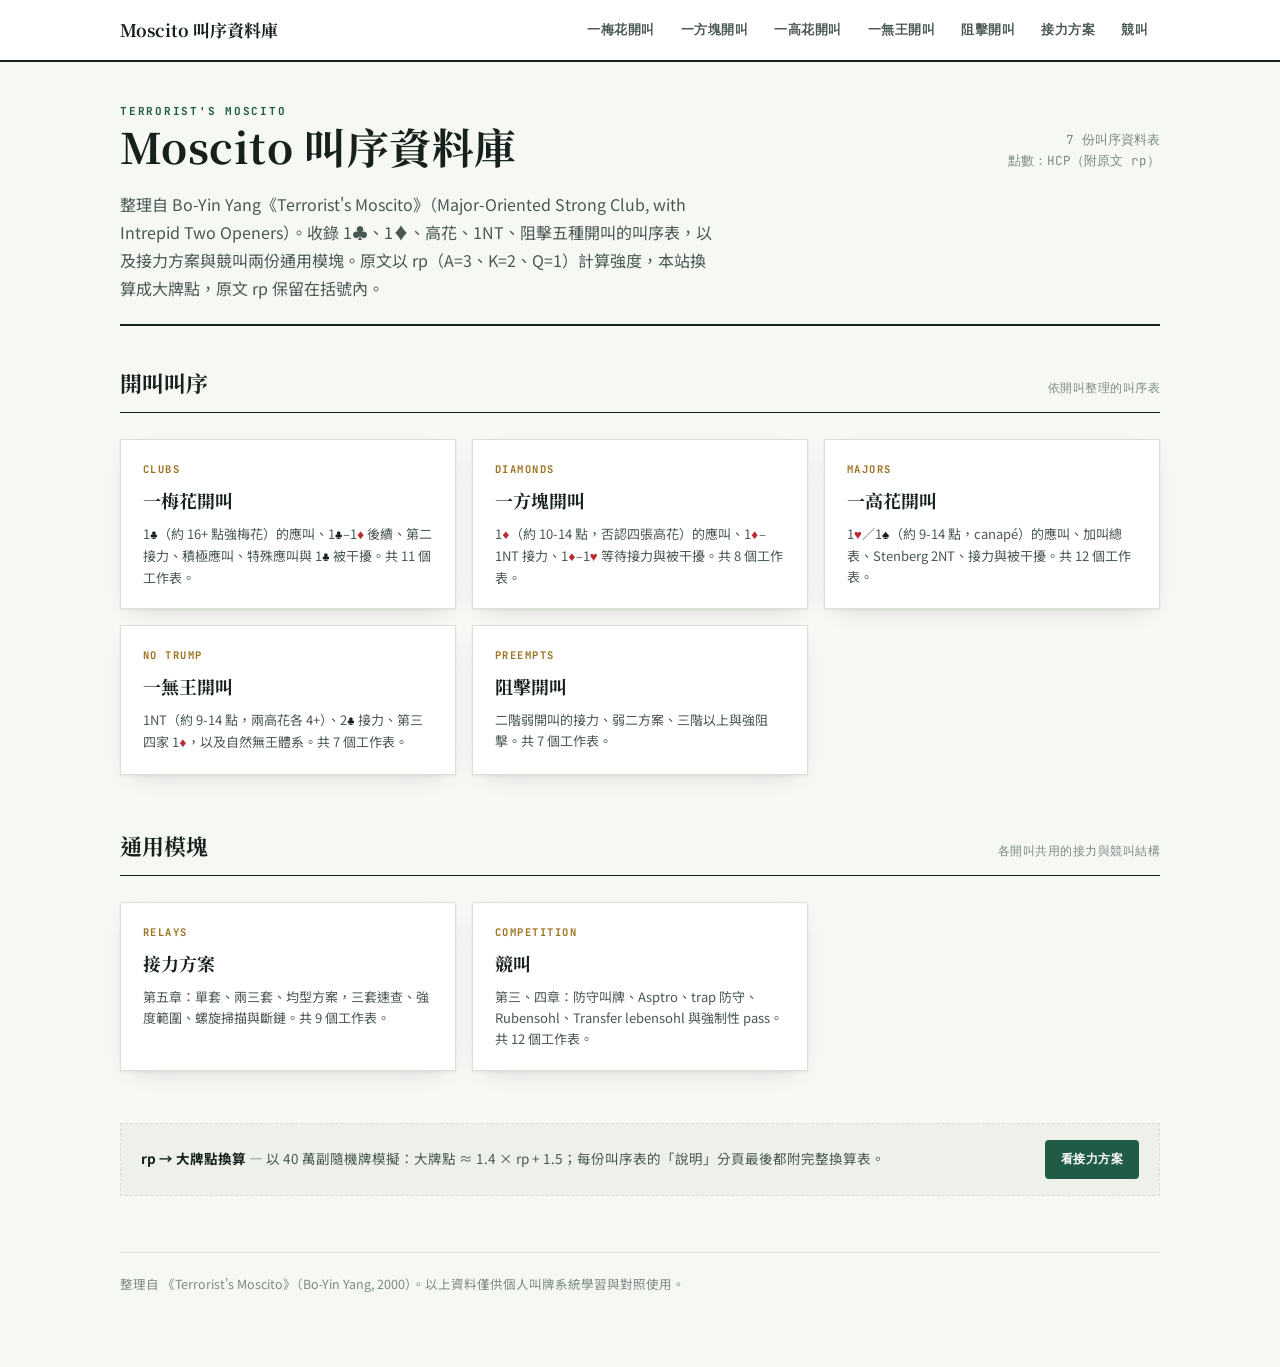
<file: 網站/index.html>
<!doctype html>
<html lang="zh-Hant">
<head>
<meta charset="utf-8">
<meta name="viewport" content="width=device-width, initial-scale=1">
<title>Moscito 叫序資料庫</title>
<meta name="description" content="整理自 Terrorist&#x27;s Moscito 的叫序資料庫（HCP 版）">
<link rel="preconnect" href="https://fonts.googleapis.com">
<link rel="preconnect" href="https://fonts.gstatic.com" crossorigin>
<link rel="stylesheet" href="https://fonts.googleapis.com/css2?family=JetBrains+Mono:wght@500;700&family=Noto+Sans+TC:wght@400;500;700&family=Noto+Serif+TC:wght@600;700&display=swap">
<link rel="stylesheet" href="assets/style.css">
</head>
<body>
<nav class="site-nav"><div class="nav-inner"><a class="nav-brand" href="index.html">Moscito 叫序資料庫</a><button class="nav-toggle" aria-label="開啟選單" type="button"><svg viewBox="0 0 24 24" fill="none" stroke="currentColor" stroke-width="2"><path d="M3 6h18M3 12h18M3 18h18"/></svg></button><ul class="nav-links" role="menubar"><li class="nav-item" role="none"><a class="nav-link" href="叫序資料/一梅花開叫.html">一梅花開叫</a></li><li class="nav-item" role="none"><a class="nav-link" href="叫序資料/一方塊開叫.html">一方塊開叫</a></li><li class="nav-item" role="none"><a class="nav-link" href="叫序資料/一高花開叫.html">一高花開叫</a></li><li class="nav-item" role="none"><a class="nav-link" href="叫序資料/一無王開叫.html">一無王開叫</a></li><li class="nav-item" role="none"><a class="nav-link" href="叫序資料/阻擊開叫.html">阻擊開叫</a></li><li class="nav-item" role="none"><a class="nav-link" href="叫序資料/接力方案.html">接力方案</a></li><li class="nav-item" role="none"><a class="nav-link" href="叫序資料/競叫.html">競叫</a></li></ul></div></nav>
<div class="wrap">


<header class="page-head">
  <div class="mast">
    <div>
      <div class="eyebrow">Terrorist's Moscito</div>
      <h1>Moscito 叫序資料庫</h1>
    </div>
    <div class="mast-meta">7 份叫序資料表<br>點數：HCP（附原文 rp）</div>
  </div>
  <p class="lede">整理自 Bo-Yin Yang《Terrorist's Moscito》（Major-Oriented Strong Club, with Intrepid Two Openers）。收錄 1♣、1♦、高花、1NT、阻擊五種開叫的叫序表，以及接力方案與競叫兩份通用模塊。原文以 rp（A=3、K=2、Q=1）計算強度，本站換算成大牌點，原文 rp 保留在括號內。</p>
</header>

<section>
  <div class="sec-head"><h2>開叫叫序</h2><span class="tag">依開叫整理的叫序表</span></div>
  <div class="card-grid"><a class="doc-card" href="叫序資料/一梅花開叫.html"><div class="k">Clubs</div><h3>一梅花開叫</h3><p>1<span class="s b">♣</span>（約 16+ 點強梅花）的應叫、1<span class="s b">♣</span>–1<span class="s r">♦</span> 後續、第二接力、積極應叫、特殊應叫與 1<span class="s b">♣</span> 被干擾。共 11 個工作表。</p></a><a class="doc-card" href="叫序資料/一方塊開叫.html"><div class="k">Diamonds</div><h3>一方塊開叫</h3><p>1<span class="s r">♦</span>（約 10-14 點，否認四張高花）的應叫、1<span class="s r">♦</span>–1NT 接力、1<span class="s r">♦</span>–1<span class="s r">♥</span> 等待接力與被干擾。共 8 個工作表。</p></a><a class="doc-card" href="叫序資料/一高花開叫.html"><div class="k">Majors</div><h3>一高花開叫</h3><p>1<span class="s r">♥</span>／1<span class="s b">♠</span>（約 9-14 點，canapé）的應叫、加叫總表、Stenberg 2NT、接力與被干擾。共 12 個工作表。</p></a><a class="doc-card" href="叫序資料/一無王開叫.html"><div class="k">No Trump</div><h3>一無王開叫</h3><p>1NT（約 9-14 點，兩高花各 4+）、2<span class="s b">♣</span> 接力、第三四家 1<span class="s r">♦</span>，以及自然無王體系。共 7 個工作表。</p></a><a class="doc-card" href="叫序資料/阻擊開叫.html"><div class="k">Preempts</div><h3>阻擊開叫</h3><p>二階弱開叫的接力、弱二方案、三階以上與強阻擊。共 7 個工作表。</p></a></div>
</section>

<section>
  <div class="sec-head"><h2>通用模塊</h2><span class="tag">各開叫共用的接力與競叫結構</span></div>
  <div class="card-grid"><a class="doc-card" href="叫序資料/接力方案.html"><div class="k">Relays</div><h3>接力方案</h3><p>第五章：單套、兩三套、均型方案，三套速查、強度範圍、螺旋掃描與斷鏈。共 9 個工作表。</p></a><a class="doc-card" href="叫序資料/競叫.html"><div class="k">Competition</div><h3>競叫</h3><p>第三、四章：防守叫牌、Asptro、trap 防守、Rubensohl、Transfer lebensohl 與強制性 pass。共 12 個工作表。</p></a></div>
</section>

<div class="external-card">
  <p><strong>rp → 大牌點換算</strong> — 以 40 萬副隨機牌模擬：大牌點 ≈ 1.4 × rp + 1.5；每份叫序表的「說明」分頁最後都附完整換算表。</p>
  <a href="叫序資料/接力方案.html">看接力方案</a>
</div>
<footer class="site-footer">整理自 《Terrorist&#x27;s Moscito》（Bo-Yin Yang, 2000）。以上資料僅供個人叫牌系統學習與對照使用。</footer>
</div>
<script src="assets/site.js"></script>
</body>
</html>
</file>
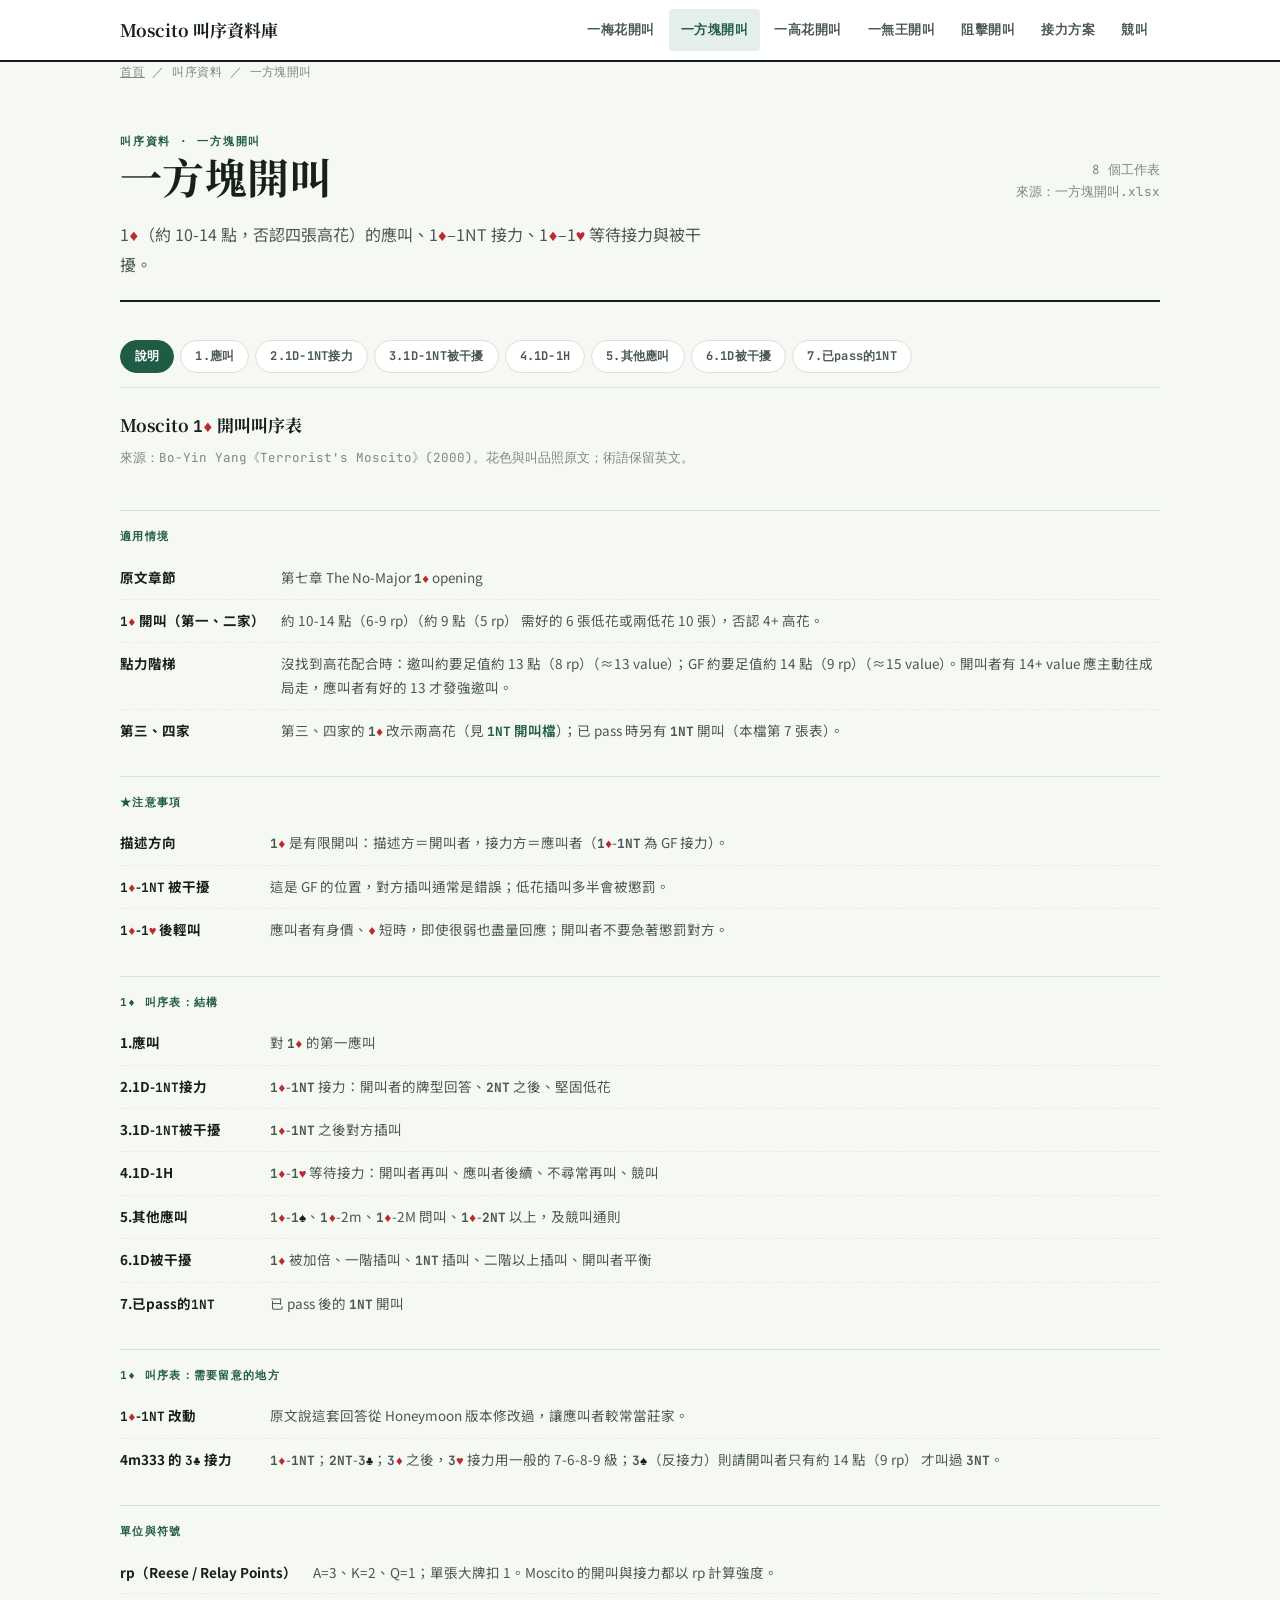
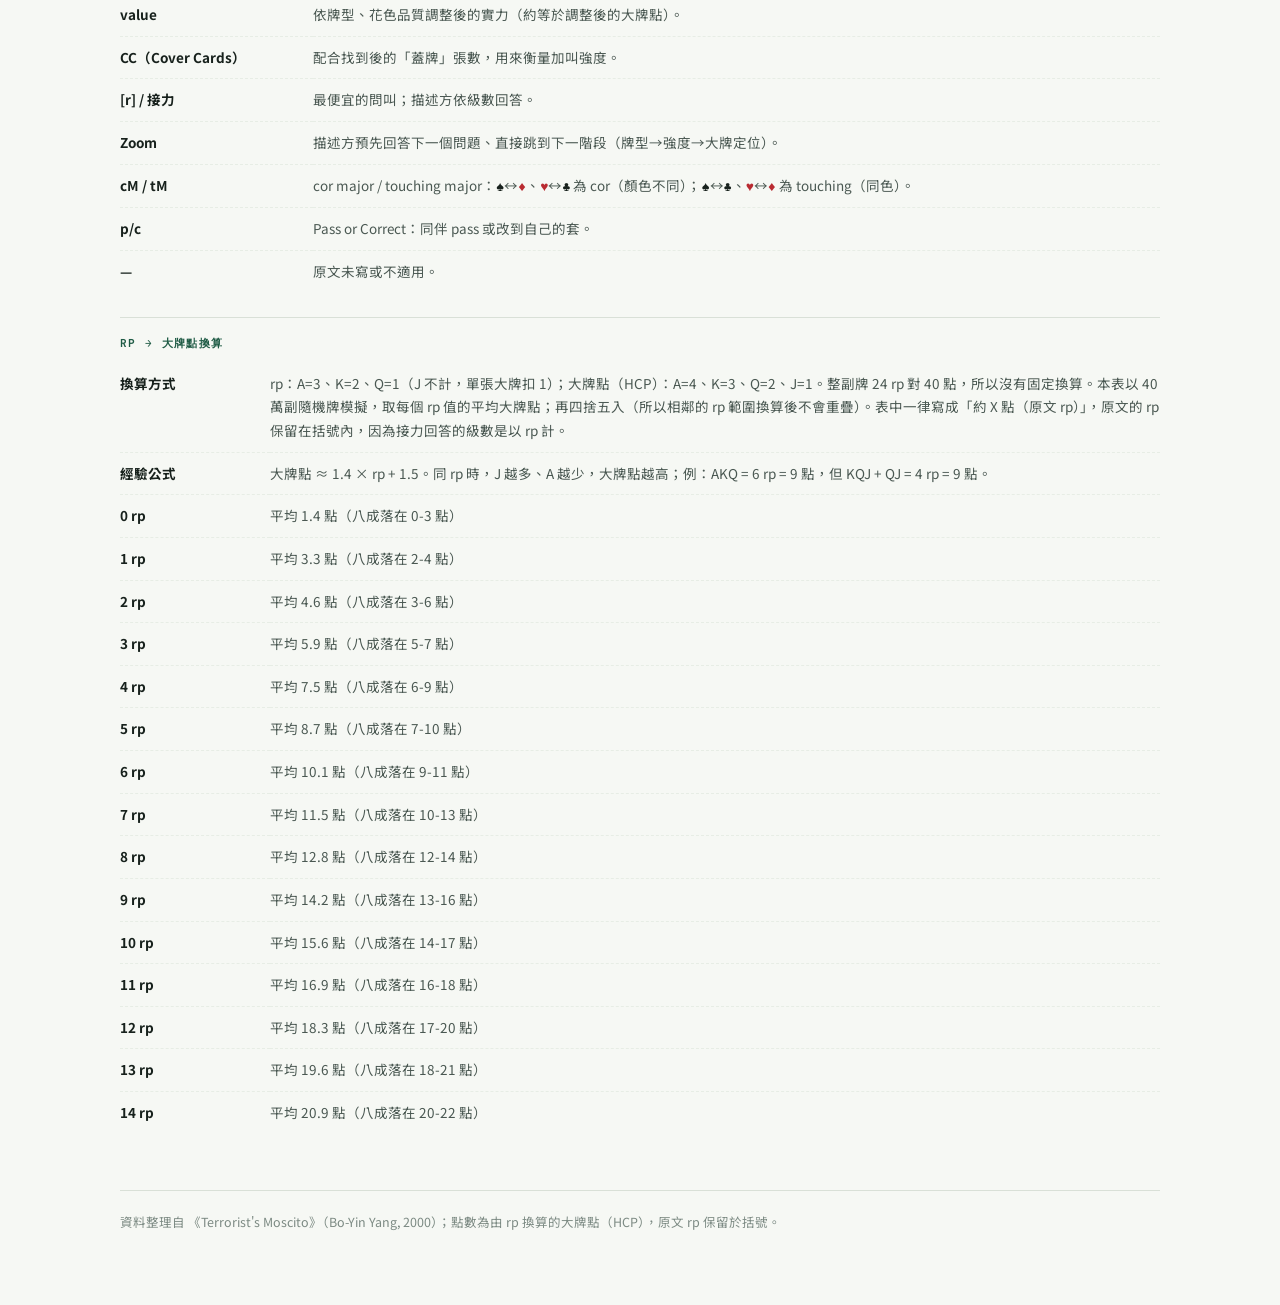
<file: 網站/叫序資料/一方塊開叫.html>
<!doctype html>
<html lang="zh-Hant">
<head>
<meta charset="utf-8">
<meta name="viewport" content="width=device-width, initial-scale=1">
<title>一方塊開叫 ｜ 叫序資料 ｜ Moscito 叫序資料庫</title>
<meta name="description" content="一方塊開叫 的完整叫序資料表">
<link rel="preconnect" href="https://fonts.googleapis.com">
<link rel="preconnect" href="https://fonts.gstatic.com" crossorigin>
<link rel="stylesheet" href="https://fonts.googleapis.com/css2?family=JetBrains+Mono:wght@500;700&family=Noto+Sans+TC:wght@400;500;700&family=Noto+Serif+TC:wght@600;700&display=swap">
<link rel="stylesheet" href="../assets/style.css">
</head>
<body>
<nav class="site-nav"><div class="nav-inner"><a class="nav-brand" href="../index.html">Moscito 叫序資料庫</a><button class="nav-toggle" aria-label="開啟選單" type="button"><svg viewBox="0 0 24 24" fill="none" stroke="currentColor" stroke-width="2"><path d="M3 6h18M3 12h18M3 18h18"/></svg></button><ul class="nav-links" role="menubar"><li class="nav-item" role="none"><a class="nav-link" href="../叫序資料/一梅花開叫.html">一梅花開叫</a></li><li class="nav-item" role="none"><a class="nav-link is-active" href="../叫序資料/一方塊開叫.html">一方塊開叫</a></li><li class="nav-item" role="none"><a class="nav-link" href="../叫序資料/一高花開叫.html">一高花開叫</a></li><li class="nav-item" role="none"><a class="nav-link" href="../叫序資料/一無王開叫.html">一無王開叫</a></li><li class="nav-item" role="none"><a class="nav-link" href="../叫序資料/阻擊開叫.html">阻擊開叫</a></li><li class="nav-item" role="none"><a class="nav-link" href="../叫序資料/接力方案.html">接力方案</a></li><li class="nav-item" role="none"><a class="nav-link" href="../叫序資料/競叫.html">競叫</a></li></ul></div></nav>
<div class="wrap">

<div class="crumb"><a href="../index.html">首頁</a> ／ 叫序資料 ／ 一方塊開叫</div>
<header class="page-head">
  <div class="mast">
    <div>
      <div class="eyebrow">叫序資料 · 一方塊開叫</div>
      <h1>一方塊開叫</h1>
    </div>
    <div class="mast-meta">8 個工作表<br>來源：一方塊開叫.xlsx</div>
  </div>
  <p class="lede">1<span class="s r">♦</span>（約 10-14 點，否認四張高花）的應叫、1<span class="s r">♦</span>–1NT 接力、1<span class="s r">♦</span>–1<span class="s r">♥</span> 等待接力與被干擾。</p>
</header>
<section><div class="sheet-tabs" data-sheet-tabs="#一方塊開叫-panels"><button class="sheet-tab is-active" data-target="sheet-1">說明</button><button class="sheet-tab" data-target="sheet-2">1.應叫</button><button class="sheet-tab" data-target="sheet-3">2.1D-1NT接力</button><button class="sheet-tab" data-target="sheet-4">3.1D-1NT被干擾</button><button class="sheet-tab" data-target="sheet-5">4.1D-1H</button><button class="sheet-tab" data-target="sheet-6">5.其他應叫</button><button class="sheet-tab" data-target="sheet-7">6.1D被干擾</button><button class="sheet-tab" data-target="sheet-8">7.已pass的1NT</button></div><div id="一方塊開叫-panels"><div class="sheet-panel is-active" id="sheet-1"><div class="lead-block"><div class="lead-title">Moscito <span class="bid">1<span class="s r">♦</span></span> 開叫叫序表</div><div class="lead-context">來源：Bo-Yin Yang《Terrorist&#x27;s Moscito》(2000)。花色與叫品照原文；術語保留英文。</div></div><table class="deftable"><tbody></tbody></table><div class="deftable-sub">適用情境</div><table class="deftable"><tbody><tr><td>原文章節</td><td>第七章 The No-Major <span class="bid">1<span class="s r">♦</span></span> opening</td></tr><tr><td><span class="bid">1<span class="s r">♦</span></span> 開叫（第一、二家）</td><td>約 10-14 點（6-9 rp）（約 9 點（5 rp） 需好的 6 張低花或兩低花 10 張），否認 4+ 高花。</td></tr><tr><td>點力階梯</td><td>沒找到高花配合時：邀叫約要足值約 13 點（8 rp）（≈13 value）；GF 約要足值約 14 點（9 rp）（≈15 value）。開叫者有 14+ value 應主動往成局走，應叫者有好的 13 才發強邀叫。</td></tr><tr><td>第三、四家</td><td>第三、四家的 <span class="bid">1<span class="s r">♦</span></span> 改示兩高花（見 <a class="tool-link" href="一無王開叫.html"><span class="bid">1NT</span> 開叫檔</a>）；已 pass 時另有 <span class="bid">1NT</span> 開叫（本檔第 7 張表）。</td></tr></tbody></table><div class="deftable-sub">★注意事項</div><table class="deftable"><tbody><tr><td>描述方向</td><td><span class="bid">1<span class="s r">♦</span></span> 是有限開叫：描述方＝開叫者，接力方＝應叫者（<span class="bid">1<span class="s r">♦</span></span>-<span class="bid">1NT</span> 為 GF 接力）。</td></tr><tr><td><span class="bid">1<span class="s r">♦</span></span>-<span class="bid">1NT</span> 被干擾</td><td>這是 GF 的位置，對方插叫通常是錯誤；低花插叫多半會被懲罰。</td></tr><tr><td><span class="bid">1<span class="s r">♦</span></span>-<span class="bid">1<span class="s r">♥</span></span> 後輕叫</td><td>應叫者有身價、<span class="s r">♦</span> 短時，即使很弱也盡量回應；開叫者不要急著懲罰對方。</td></tr></tbody></table><div class="deftable-sub">1♦ 叫序表：結構</div><table class="deftable"><tbody><tr><td>1.應叫</td><td>對 <span class="bid">1<span class="s r">♦</span></span> 的第一應叫</td></tr><tr><td>2.1D-<span class="bid">1NT</span>接力</td><td><span class="bid">1<span class="s r">♦</span></span>-<span class="bid">1NT</span> 接力：開叫者的牌型回答、<span class="bid">2NT</span> 之後、堅固低花</td></tr><tr><td>3.1D-<span class="bid">1NT</span>被干擾</td><td><span class="bid">1<span class="s r">♦</span></span>-<span class="bid">1NT</span> 之後對方插叫</td></tr><tr><td>4.1D-1H</td><td><span class="bid">1<span class="s r">♦</span></span>-<span class="bid">1<span class="s r">♥</span></span> 等待接力：開叫者再叫、應叫者後續、不尋常再叫、競叫</td></tr><tr><td>5.其他應叫</td><td><span class="bid">1<span class="s r">♦</span></span>-<span class="bid">1<span class="s b">♠</span></span>、<span class="bid">1<span class="s r">♦</span></span>-2m、<span class="bid">1<span class="s r">♦</span></span>-2M 問叫、<span class="bid">1<span class="s r">♦</span></span>-<span class="bid">2NT</span> 以上，及競叫通則</td></tr><tr><td>6.1D被干擾</td><td><span class="bid">1<span class="s r">♦</span></span> 被加倍、一階插叫、<span class="bid">1NT</span> 插叫、二階以上插叫、開叫者平衡</td></tr><tr><td>7.已pass的<span class="bid">1NT</span></td><td>已 pass 後的 <span class="bid">1NT</span> 開叫</td></tr></tbody></table><div class="deftable-sub">1♦ 叫序表：需要留意的地方</div><table class="deftable"><tbody><tr><td><span class="bid">1<span class="s r">♦</span></span>-<span class="bid">1NT</span> 改動</td><td>原文說這套回答從 Honeymoon 版本修改過，讓應叫者較常當莊家。</td></tr><tr><td>4m333 的 <span class="bid">3<span class="s b">♣</span></span> 接力</td><td><span class="bid">1<span class="s r">♦</span></span>-<span class="bid">1NT</span>；<span class="bid">2NT</span>-<span class="bid">3<span class="s b">♣</span></span>；<span class="bid">3<span class="s r">♦</span></span> 之後，<span class="bid">3<span class="s r">♥</span></span> 接力用一般的 7-6-8-9 級；<span class="bid">3<span class="s b">♠</span></span>（反接力）則請開叫者只有約 14 點（9 rp） 才叫過 <span class="bid">3NT</span>。</td></tr></tbody></table><div class="deftable-sub">單位與符號</div><table class="deftable"><tbody><tr><td>rp（Reese / Relay Points）</td><td>A=3、K=2、Q=1；單張大牌扣 1。Moscito 的開叫與接力都以 rp 計算強度。</td></tr><tr><td>value</td><td>依牌型、花色品質調整後的實力（約等於調整後的大牌點）。</td></tr><tr><td>CC（Cover Cards）</td><td>配合找到後的「蓋牌」張數，用來衡量加叫強度。</td></tr><tr><td>[r] / 接力</td><td>最便宜的問叫；描述方依級數回答。</td></tr><tr><td>Zoom</td><td>描述方預先回答下一個問題、直接跳到下一階段（牌型→強度→大牌定位）。</td></tr><tr><td>cM / tM</td><td>cor major / touching major：<span class="s b">♠</span>↔<span class="s r">♦</span>、<span class="s r">♥</span>↔<span class="s b">♣</span> 為 cor（顏色不同）；<span class="s b">♠</span>↔<span class="s b">♣</span>、<span class="s r">♥</span>↔<span class="s r">♦</span> 為 touching（同色）。</td></tr><tr><td>p/c</td><td>Pass or Correct：同伴 pass 或改到自己的套。</td></tr><tr><td>—</td><td>原文未寫或不適用。</td></tr></tbody></table><div class="deftable-sub">rp → 大牌點換算</div><table class="deftable"><tbody><tr><td>換算方式</td><td>rp：A=3、K=2、Q=1（J 不計，單張大牌扣 1）；大牌點（HCP）：A=4、K=3、Q=2、J=1。整副牌 24 rp 對 40 點，所以沒有固定換算。本表以 40 萬副隨機牌模擬，取每個 rp 值的平均大牌點；再四捨五入（所以相鄰的 rp 範圍換算後不會重疊）。表中一律寫成「約 X 點（原文 rp）」，原文的 rp 保留在括號內，因為接力回答的級數是以 rp 計。</td></tr><tr><td>經驗公式</td><td>大牌點 ≈ 1.4 × rp + 1.5。同 rp 時，J 越多、A 越少，大牌點越高；例：AKQ = 6 rp = 9 點，但 KQJ + QJ = 4 rp = 9 點。</td></tr><tr><td>0 rp</td><td>平均 1.4 點（八成落在 0-3 點）</td></tr><tr><td>1 rp</td><td>平均 3.3 點（八成落在 2-4 點）</td></tr><tr><td>2 rp</td><td>平均 4.6 點（八成落在 3-6 點）</td></tr><tr><td>3 rp</td><td>平均 5.9 點（八成落在 5-7 點）</td></tr><tr><td>4 rp</td><td>平均 7.5 點（八成落在 6-9 點）</td></tr><tr><td>5 rp</td><td>平均 8.7 點（八成落在 7-10 點）</td></tr><tr><td>6 rp</td><td>平均 10.1 點（八成落在 9-11 點）</td></tr><tr><td>7 rp</td><td>平均 11.5 點（八成落在 10-13 點）</td></tr><tr><td>8 rp</td><td>平均 12.8 點（八成落在 12-14 點）</td></tr><tr><td>9 rp</td><td>平均 14.2 點（八成落在 13-16 點）</td></tr><tr><td>10 rp</td><td>平均 15.6 點（八成落在 14-17 點）</td></tr><tr><td>11 rp</td><td>平均 16.9 點（八成落在 16-18 點）</td></tr><tr><td>12 rp</td><td>平均 18.3 點（八成落在 17-20 點）</td></tr><tr><td>13 rp</td><td>平均 19.6 點（八成落在 18-21 點）</td></tr><tr><td>14 rp</td><td>平均 20.9 點（八成落在 20-22 點）</td></tr></tbody></table></div><div class="sheet-panel" id="sheet-2"><div class="lead-block"><div class="lead-title">對 <span class="bid">1<span class="s r">♦</span></span> 開叫的應叫</div><div class="lead-context"><span class="bid">1<span class="s r">♦</span></span> – ？　（<span class="bid">1<span class="s r">♦</span></span> = 約 10-14 點（6-9 rp），否認 4+ 高花；未 pass 的應叫者）</div></div><div class="table-scroll"><table class="bidtbl"><thead><tr><th>應叫者叫品</th><th>含義</th><th>性質</th><th>後續</th></tr></thead><tbody><tr><td><span class="bid">1<span class="s r">♥</span></span></td><td>等待：不足 <span class="bid">5<span class="s b">♠</span></span>，且為下列之一：5+<span class="s r">♥</span> 但未達 GF、不適合 <span class="bid">2<span class="s r">♥</span></span>；半均型，準備再叫 <span class="bid">1NT</span>（8-12 value、無 5 張高花、無好 4 張低花）或 <span class="bid">2NT</span>；不適合其他叫品的低花牌</td><td>等待接力</td><td class="cell-muted">見表<a class="jump-link" data-sheet="sheet-5">4</a></td></tr><tr><td><span class="bid">1<span class="s b">♠</span></span></td><td>自然，不逼，5+<span class="s b">♠</span>（不適合 <span class="bid">2<span class="s b">♠</span></span>）</td><td>自然</td><td class="cell-muted">見表<a class="jump-link" data-sheet="sheet-6">5</a></td></tr><tr><td><span class="bid">1NT</span></td><td>GF 接力，不適合 2M</td><td>接力（GF）</td><td class="cell-muted">見表<a class="jump-link" data-sheet="sheet-3">2</a></td></tr><tr><td><span class="bid">2<span class="s b">♣</span></span> / <span class="bid">2<span class="s r">♦</span></span></td><td>邀叫，11-14 value，4+ 該低花</td><td>邀叫（低花加叫）</td><td class="cell-muted">見表<a class="jump-link" data-sheet="sheet-6">5</a></td></tr><tr><td><span class="bid">2<span class="s r">♥</span></span> / <span class="bid">2<span class="s b">♠</span></span></td><td>邀叫以上，問叫，強 6+M</td><td>問叫</td><td class="cell-muted">見表<a class="jump-link" data-sheet="sheet-6">5</a></td></tr><tr><td><span class="bid">2NT</span></td><td>阻擊，請開叫者選低花；或單套低花、不適合 <span class="bid">1NT</span> 的滿貫試探</td><td>阻擊／滿貫試探</td><td class="cell-muted">見表<a class="jump-link" data-sheet="sheet-6">5</a></td></tr><tr><td><span class="bid">3<span class="s b">♣</span></span> / <span class="bid">3<span class="s r">♦</span></span></td><td>阻擊，至多 10 value，4+ 該低花。開叫者兩低花長度懸殊時會改叫；有 6 張另一低花、只有 2 張該低花時一定改</td><td>阻擊</td><td class="cell-muted">—</td></tr><tr><td><span class="bid">3<span class="s r">♥</span></span> / <span class="bid">3<span class="s b">♠</span></span></td><td>阻擊，至少 7 張；開叫者可加叫</td><td>阻擊</td><td class="cell-muted">—</td></tr><tr><td><span class="bid">3NT</span></td><td>止叫，可能純干擾</td><td>止叫</td><td class="cell-muted">—</td></tr><tr><td><span class="bid">4<span class="s b">♣</span></span> / <span class="bid">4<span class="s r">♦</span></span></td><td>同 3m 但更高；<span class="bid">4<span class="s r">♦</span></span> 幾乎不會被改</td><td>阻擊</td><td class="cell-muted">—</td></tr></tbody></table></div></div><div class="sheet-panel" id="sheet-3"><div class="lead-block"><div class="lead-title"><span class="bid">1<span class="s r">♦</span></span>–<span class="bid">1NT</span> 接力</div><div class="lead-context"><span class="bid">1<span class="s r">♦</span></span> – <span class="bid">1NT</span>（GF 接力）– ？</div></div><div class="table-scroll"><table class="bidtbl"><thead><tr><th>開叫者叫品</th><th>含義</th><th>應叫者接力</th><th>接力類型</th><th>備註</th></tr></thead><tbody><tr><td><span class="bid">2<span class="s b">♣</span></span></td><td>兩低花</td><td><span class="bid">2<span class="s r">♦</span></span></td><td>接力</td><td class="cell-muted">照 2/3 套方案（<span class="s r">♦</span>&gt;<span class="s b">♣</span>）</td></tr><tr><td><span class="bid">2<span class="s r">♦</span></span></td><td>5+<span class="s b">♣</span> 單套（不含 3-3-3-4，也不含約 9-10 點（5-6 rp） 的堅固套；最高的堅固套仍走一般級數）</td><td><span class="bid">2<span class="s r">♥</span></span></td><td>接力</td><td class="cell-muted">照單套方案</td></tr><tr><td><span class="bid">2<span class="s r">♥</span></span></td><td>5+<span class="s r">♦</span> 單套，<span class="s b">♠</span> 不短</td><td><span class="bid">2<span class="s b">♠</span></span></td><td>接力</td><td class="cell-muted">照單套方案但去掉第一級：<span class="bid">2NT</span> = <span class="s r">♥</span> 短；<span class="bid">3<span class="s b">♣</span></span> = 特殊牌型；<span class="bid">3<span class="s r">♦</span></span>+ = <span class="s b">♣</span> 短</td></tr><tr><td><span class="bid">2<span class="s b">♠</span></span></td><td>5+<span class="s r">♦</span> 單套，<span class="s b">♠</span> 短</td><td><span class="bid">2NT</span></td><td>接力</td><td class="cell-muted">照單套方案的第一級</td></tr><tr class="ladder-parent" data-group="ladder-group-3-1"><td><button class="ladder-toggle" type="button" aria-expanded="false"><span class="tri">▸</span></button><span class="bid">2NT</span></td><td>4m333（需約 10 點（6 rp））</td><td><span class="bid">3<span class="s b">♣</span></span></td><td>接力</td><td class="cell-muted">以下為 <span class="bid">3<span class="s b">♣</span></span> 接力後</td></tr><tr class="ladder-child" data-group="ladder-group-3-1" hidden><td><span class="bid">3<span class="s r">♦</span></span></td><td>3-3-3-4</td><td><span class="bid">3<span class="s r">♥</span></span> / <span class="bid">3<span class="s b">♠</span></span></td><td>子接力</td><td class="cell-muted"><span class="bid">3<span class="s r">♥</span></span> 接力 = 一般 7-6-8-9 級；<span class="bid">3<span class="s b">♠</span></span>（反接力）= 只有約 14 點（9 rp） 才叫過 <span class="bid">3NT</span></td></tr><tr class="ladder-child" data-group="ladder-group-3-1" hidden><td><span class="bid">3<span class="s r">♥</span></span></td><td>3-3-4-3，約 10-12 點（6-7 rp）</td><td>—</td><td>子接力</td><td class="cell-muted">—</td></tr><tr class="ladder-child" data-group="ladder-group-3-1" hidden><td><span class="bid">3<span class="s b">♠</span></span></td><td>3-3-4-3，約 14 點（9 rp）</td><td>—</td><td>子接力</td><td class="cell-muted">—</td></tr><tr class="ladder-child" data-group="ladder-group-3-1" hidden><td><span class="bid">3NT</span></td><td>3-3-4-3，約 13 點（8 rp）</td><td>—</td><td>子接力</td><td class="cell-muted">—</td></tr><tr><td><span class="bid">3<span class="s b">♣</span></span></td><td>最低（約 9-10 點（5-6 rp））堅固 6+ 低花，無單缺</td><td><span class="bid">3<span class="s r">♦</span></span></td><td>接力</td><td class="cell-muted"><span class="bid">3<span class="s r">♦</span></span> 接力後：<span class="bid">3<span class="s r">♥</span></span> = <span class="s b">♣</span>；<span class="bid">3<span class="s b">♠</span></span> = <span class="s r">♦</span> 連續；<span class="bid">3NT</span> = <span class="s r">♦</span> 無失墩</td></tr><tr><td><span class="bid">3<span class="s r">♦</span></span></td><td>最低堅固低花，<span class="s b">♠</span> 單缺</td><td><span class="bid">3<span class="s r">♥</span></span></td><td>接力</td><td class="cell-muted"><span class="bid">3<span class="s b">♠</span></span> / <span class="bid">3NT</span> = <span class="s b">♣</span> / <span class="s r">♦</span>，1 失墩；<span class="bid">4<span class="s b">♣</span></span> / <span class="bid">4<span class="s r">♦</span></span>+ = <span class="s b">♣</span> / <span class="s r">♦</span>，連續</td></tr><tr><td><span class="bid">3<span class="s r">♥</span></span></td><td>最低堅固低花，<span class="s r">♥</span> 單缺</td><td><span class="bid">3<span class="s b">♠</span></span></td><td>接力</td><td class="cell-muted"><span class="bid">3NT</span> = 1 失墩（<span class="bid">4<span class="s b">♣</span></span> 接力後 <span class="bid">4<span class="s r">♦</span></span> = <span class="s b">♣</span>，<span class="bid">4<span class="s r">♥</span></span>+ = <span class="s r">♦</span>）；<span class="bid">4<span class="s b">♣</span></span> / <span class="bid">4<span class="s r">♦</span></span>+ = <span class="s b">♣</span> / <span class="s r">♦</span>，無失墩</td></tr><tr><td><span class="bid">3<span class="s b">♠</span></span></td><td>最低堅固 <span class="s b">♣</span>（<span class="s r">♦</span> 單缺）</td><td>—</td><td>—</td><td class="cell-muted">之後依序示套品質、套長、額外 rp</td></tr><tr><td><span class="bid">3NT</span></td><td>最低堅固 <span class="s r">♦</span>（<span class="s b">♣</span> 單缺）</td><td>—</td><td>—</td><td class="cell-muted">同上</td></tr><tr class="subhead"><td colspan="5"><span class="bid">1<span class="s r">♦</span></span>–<span class="bid">1NT</span>；<span class="bid">2NT</span> 之後應叫者的其他叫品（不接力）</td></tr><tr><td><span class="bid">3<span class="s r">♦</span></span></td><td>問黑花：結合 <span class="bid">3<span class="s r">♥</span></span>、<span class="bid">3<span class="s b">♠</span></span> 的功能；可能某黑花單缺，或均型 CoG 有剛好 <span class="bid">5<span class="s b">♠</span></span></td><td>—</td><td>—</td><td class="cell-muted">開叫者：<span class="bid">3<span class="s r">♥</span></span> = <span class="s b">♣</span> 穩擋（若應叫者不是在問 <span class="s b">♣</span>，則 <span class="bid">3<span class="s b">♠</span></span> 示單缺、<span class="bid">3NT</span> 示均型 CoG 有 <span class="s b">♠</span>）；<span class="bid">3<span class="s b">♠</span></span> = <span class="s b">♣</span> 無穩擋，3 張小 <span class="s b">♠</span>；<span class="bid">3NT</span> = <span class="s b">♣</span> 無穩擋，<span class="s b">♠</span>KJx 以上；<span class="bid">4<span class="s b">♣</span></span>+ = <span class="s b">♣</span> 無穩擋，<span class="s b">♠</span> 恰有一張大牌（<span class="s b">♠</span>Kxx 或 Q 高叫較短低花的 4 階；<span class="s b">♠</span>Axx 叫 <span class="bid">4<span class="s b">♠</span></span>）</td></tr><tr><td><span class="bid">3<span class="s r">♥</span></span></td><td>問 <span class="s r">♥</span>：可能 <span class="s r">♥</span> 短，或 <span class="bid">5<span class="s r">♥</span></span> 有多餘大牌、想在 <span class="bid">3NT</span> 和 <span class="bid">4<span class="s r">♥</span></span> 間選</td><td>—</td><td>—</td><td class="cell-muted">開叫者：<span class="bid">3<span class="s b">♠</span></span> = 三張小 <span class="s r">♥</span>；<span class="bid">3NT</span> = <span class="s r">♥</span>KJx 以上；4m = <span class="s r">♥</span>Kxx 或 Q 高且另一低花 4 張；<span class="bid">4<span class="s r">♥</span></span> = <span class="s r">♥</span>Axx</td></tr><tr><td><span class="bid">3<span class="s b">♠</span></span></td><td>問 <span class="s r">♦</span> 擋張，通常 <span class="s r">♦</span> 單缺</td><td>—</td><td>—</td><td class="cell-muted">—</td></tr><tr><td><span class="bid">4<span class="s b">♣</span></span> / <span class="bid">4<span class="s r">♦</span></span></td><td>溫和滿貫試探，自然</td><td>—</td><td>—</td><td class="cell-muted">開叫者 <span class="bid">4NT</span> = 止叫；其他 = 扣叫，表示有些滿貫興趣</td></tr><tr class="subhead"><td colspan="5"><span class="bid">1<span class="s r">♦</span></span>–<span class="bid">1NT</span>；<span class="bid">2<span class="s r">♦</span></span>（單套 <span class="s b">♣</span>）的特殊牌型：<span class="bid">1<span class="s r">♦</span></span>–<span class="bid">1NT</span>；<span class="bid">2<span class="s r">♦</span></span>–<span class="bid">2<span class="s r">♥</span></span>；<span class="bid">3<span class="s b">♣</span></span>–<span class="bid">3<span class="s r">♦</span></span> 之後</td></tr><tr><td><span class="bid">3<span class="s r">♥</span></span></td><td>3-2-2-6</td><td>—</td><td>—</td><td class="cell-muted">—</td></tr><tr><td><span class="bid">3<span class="s b">♠</span></span> / <span class="bid">3NT</span></td><td>2-2-2-7，最高（約 13-14 點（8-9 rp））/ 最低（約 9-12 點（5-7 rp））</td><td>—</td><td>—</td><td class="cell-muted">—</td></tr><tr><td><span class="bid">4<span class="s b">♣</span></span></td><td>3-2-2-6，最高（約 13-14 點（8-9 rp）），堅固</td><td>—</td><td>—</td><td class="cell-muted">—</td></tr><tr><td><span class="bid">4<span class="s r">♦</span></span></td><td>2-2-2-7，最高（約 13-14 點（8-9 rp）），堅固</td><td>—</td><td>—</td><td class="cell-muted">—</td></tr><tr><td><span class="bid">4<span class="s r">♥</span></span> 以上</td><td>3-1-1-8，依級數示 rp（Zoom）</td><td>—</td><td>—</td><td class="cell-muted">到 <span class="bid">5<span class="s r">♦</span></span></td></tr></tbody></table></div><div class="trap">＊ <span class="bid">1<span class="s r">♦</span></span>–<span class="bid">1NT</span> 之後的序列不會出現 4333 牌型（<span class="bid">2NT</span> 的 4m333 除外），單套方案的 4333 級數直接刪去。</div></div><div class="sheet-panel" id="sheet-4"><div class="lead-block"><div class="lead-title"><span class="bid">1<span class="s r">♦</span></span>–<span class="bid">1NT</span> 之後被干擾</div><div class="lead-context"><span class="bid">1<span class="s r">♦</span></span> – <span class="bid">1NT</span> –（干擾）– ？　（此時已 GF；干擾多半是錯誤）</div></div><div class="table-scroll"><table class="bidtbl"><thead><tr><th>干擾</th><th>開叫者叫品</th><th>含義</th></tr></thead><tbody><tr><td>(X)</td><td>—</td><td class="cell-muted">非常罕見；所有級數往後推兩級（非常省空間）</td></tr><tr><td>(<span class="bid">2<span class="s b">♣</span></span>)</td><td>Pass</td><td class="cell-muted">最長套不是 <span class="s b">♣</span>，但想懲罰。應叫者可 X 懲罰，或 <span class="bid">2<span class="s r">♦</span></span> 接力：之後照常示牌型，但沒有堅固套級數，也沒有 <span class="bid">3<span class="s b">♣</span></span> 以下的牌型；4m333 立即 Zoom：<span class="bid">3<span class="s b">♣</span></span> = 3-3-3-4，<span class="bid">3<span class="s r">♦</span></span>+ = 4-3-3-3</td></tr><tr><td>(<span class="bid">2<span class="s b">♣</span></span>)</td><td>X</td><td class="cell-muted">5+<span class="s b">♣</span> 且為最長套。應叫者可 <span class="bid">2<span class="s r">♦</span></span> 接力照常繼續（低花互換）</td></tr><tr><td>(<span class="bid">2<span class="s b">♣</span></span>)</td><td><span class="bid">2<span class="s r">♦</span></span></td><td class="cell-muted">單套 5+<span class="s r">♦</span>，不想懲罰</td></tr><tr><td>(<span class="bid">2<span class="s b">♣</span></span>)</td><td><span class="bid">2<span class="s r">♥</span></span> / <span class="bid">2<span class="s b">♠</span></span></td><td class="cell-muted">長 <span class="s r">♦</span>，次 <span class="s b">♣</span>（明顯破）；<span class="s r">♥</span>&gt;<span class="s b">♠</span> 叫 <span class="bid">2<span class="s b">♠</span></span>，否則叫 <span class="bid">2<span class="s r">♥</span></span></td></tr><tr><td>(<span class="bid">2<span class="s b">♣</span></span>)</td><td><span class="bid">2NT</span></td><td class="cell-muted">3-3-4-3 或 3-3-3-4，不想懲罰</td></tr><tr><td>(<span class="bid">2<span class="s b">♣</span></span>)</td><td><span class="bid">3<span class="s b">♣</span></span></td><td class="cell-muted">堅固 6+ 單套 <span class="s r">♦</span>，不想懲罰，無單缺。<span class="bid">3<span class="s r">♦</span></span> 接力 = 問長度與品質；<span class="bid">3<span class="s r">♥</span></span> 接力 = 問牌型</td></tr><tr><td>(<span class="bid">2<span class="s b">♣</span></span>)</td><td><span class="bid">3<span class="s r">♦</span></span> / <span class="bid">3<span class="s r">♥</span></span></td><td class="cell-muted">同上，<span class="s r">♥</span> / <span class="s b">♠</span> 單缺；先查套品質</td></tr><tr><td>(<span class="bid">2<span class="s b">♣</span></span>)</td><td><span class="bid">3<span class="s b">♠</span></span> / <span class="bid">3NT</span></td><td class="cell-muted">同上，<span class="s b">♣</span> 單缺，連續 / 1 失墩</td></tr><tr><td>(<span class="bid">2<span class="s r">♦</span></span>)</td><td>X</td><td class="cell-muted">5+<span class="s r">♦</span> 且為最長套。<span class="bid">2<span class="s r">♥</span></span> 接力後照常，推高一級</td></tr><tr><td>(<span class="bid">2<span class="s r">♦</span></span>)</td><td>Pass</td><td class="cell-muted">兩低花，<span class="s r">♦</span> 為次長或等長</td></tr><tr><td>(<span class="bid">2<span class="s r">♦</span></span>)</td><td><span class="bid">2<span class="s r">♥</span></span></td><td class="cell-muted">單套 <span class="s b">♣</span>，<span class="s b">♠</span> 不短</td></tr><tr><td>(<span class="bid">2<span class="s r">♦</span></span>)</td><td><span class="bid">2<span class="s b">♠</span></span></td><td class="cell-muted">單套 <span class="s b">♣</span>，<span class="s b">♠</span> 短</td></tr><tr><td>(<span class="bid">2<span class="s r">♦</span></span>)</td><td><span class="bid">2NT</span></td><td class="cell-muted">3-3-3-4 或 3-3-4-3</td></tr><tr><td>(<span class="bid">2<span class="s r">♦</span></span>)</td><td><span class="bid">3<span class="s b">♣</span></span> 以上</td><td class="cell-muted">同 (<span class="bid">2<span class="s b">♣</span></span>)，低花互換</td></tr><tr><td>(<span class="bid">2<span class="s r">♥</span></span>)</td><td>Pass</td><td class="cell-muted">沒話說（通常 2 張 <span class="s r">♥</span>）</td></tr><tr><td>(<span class="bid">2<span class="s r">♥</span></span>)</td><td>X</td><td class="cell-muted">懲罰傾向，3 張含大牌</td></tr><tr><td>(<span class="bid">2<span class="s r">♥</span></span>)</td><td><span class="bid">2<span class="s b">♠</span></span></td><td class="cell-muted">3 張片段，不想懲罰</td></tr><tr><td>(<span class="bid">2<span class="s r">♥</span></span>)</td><td><span class="bid">2NT</span></td><td class="cell-muted">兩低花，無 <span class="bid">3<span class="s b">♠</span></span></td></tr><tr><td>(<span class="bid">2<span class="s r">♥</span></span>)</td><td>3m</td><td class="cell-muted">好的 6 張套，否認好的 <span class="bid">3<span class="s b">♠</span></span></td></tr><tr><td>(<span class="bid">2<span class="s r">♥</span></span>)</td><td><span class="bid">3<span class="s r">♥</span></span></td><td class="cell-muted">最高，堅固套，無擋張</td></tr><tr><td>(<span class="bid">2<span class="s r">♥</span></span>)</td><td><span class="bid">3<span class="s b">♠</span></span></td><td class="cell-muted">最高，連續套，有 <span class="s r">♥</span> 擋</td></tr><tr><td>(<span class="bid">2<span class="s r">♥</span></span>)</td><td><span class="bid">3NT</span></td><td class="cell-muted">最高，1 失墩套，有 <span class="s r">♥</span> 擋</td></tr><tr><td>(<span class="bid">2<span class="s b">♠</span></span>)</td><td>—</td><td class="cell-muted">同 (<span class="bid">2<span class="s r">♥</span></span>)，但：3m 不再涉及 <span class="s r">♥</span> 長度；<span class="bid">3<span class="s r">♥</span></span> = 片段，兩低花，<span class="s b">♠</span> 單缺；<span class="bid">3<span class="s b">♠</span></span> / <span class="bid">3NT</span> = 堅固套，無 / 有擋張</td></tr><tr><td>(<span class="bid">2NT</span> 以上)</td><td>—</td><td class="cell-muted">大致自然，高花通常是 3 張片段；X 建議懲罰，Pass 不表態</td></tr></tbody></table></div></div><div class="sheet-panel" id="sheet-5"><div class="lead-block"><div class="lead-title"><span class="bid">1<span class="s r">♦</span></span>–<span class="bid">1<span class="s r">♥</span></span>（等待接力）</div><div class="lead-context"><span class="bid">1<span class="s r">♦</span></span> – <span class="bid">1<span class="s r">♥</span></span> – ？　（應叫者沒有 5+<span class="s b">♠</span>、沒有 GF、沒有適合跳 <span class="bid">2<span class="s r">♥</span></span> 的好 <span class="s r">♥</span>、也不適合直接加叫低花）</div></div><div class="table-scroll"><table class="bidtbl"><thead><tr><th>叫品</th><th>含義</th><th>備註</th></tr></thead><tbody><tr class="subhead"><td colspan="3">開叫者的再叫</td></tr><tr><td><span class="bid">1<span class="s b">♠</span></span></td><td>人工：所有剛好 <span class="bid">3<span class="s r">♥</span></span> 的牌（罕見的 0-3-5-5 最高改叫 <span class="bid">3<span class="s r">♥</span></span>）</td><td class="cell-muted">—</td></tr><tr><td><span class="bid">1NT</span></td><td>近均型，無 <span class="bid">3<span class="s r">♥</span></span>；可為 3-1 高花，偶爾也會是兩門爛的 5-5</td><td class="cell-muted">—</td></tr><tr><td><span class="bid">2<span class="s b">♣</span></span> / <span class="bid">2<span class="s r">♦</span></span></td><td>通常 6+ 該低花，無 <span class="bid">3<span class="s r">♥</span></span>；比 <span class="bid">1NT</span> 積極，5 張套除非也是大牌點最高或別無選擇，不要叫</td><td class="cell-muted">—</td></tr><tr><td><span class="bid">2<span class="s r">♥</span></span></td><td>最高，6 張低花至 3 / 4 張另一低花，<span class="s r">♥</span> 有 Kx 或 Ax</td><td class="cell-muted">—</td></tr><tr><td><span class="bid">2<span class="s b">♠</span></span></td><td>同上，否認 <span class="s r">♥</span> 的 Ax / Kx，<span class="s b">♠</span> 有 Ax / Kx 以上（2M 否認 <span class="bid">3<span class="s r">♥</span></span> 但不否認 <span class="bid">3<span class="s b">♠</span></span>）</td><td class="cell-muted">—</td></tr><tr><td><span class="bid">2NT</span></td><td>最高，兩低花，兩門都是好的 5 張</td><td class="cell-muted">—</td></tr><tr><td><span class="bid">3<span class="s b">♣</span></span> / <span class="bid">3<span class="s r">♦</span></span></td><td>同 2M，但否認高花 A / K，通常另一低花有特徵</td><td class="cell-muted">—</td></tr><tr class="subhead"><td colspan="3">開叫者最低再叫（<span class="bid">1<span class="s b">♠</span></span> / <span class="bid">1NT</span> / 2m）後應叫者</td></tr><tr><td><span class="bid">1NT</span></td><td>沒有 <span class="bid">5<span class="s r">♥</span></span>，約 9+～13- value，近均型</td><td class="cell-muted">—</td></tr><tr><td><span class="bid">2<span class="s b">♣</span></span> / <span class="bid">2<span class="s r">♦</span></span></td><td>自然：對 2m 太弱、對 3m 太危險（如 5 張套 + 另一低花單缺）</td><td class="cell-muted">—</td></tr><tr><td><span class="bid">2<span class="s r">♥</span></span></td><td>自然，止叫</td><td class="cell-muted">—</td></tr><tr><td><span class="bid">2<span class="s b">♠</span></span></td><td><span class="s r">♥</span> 的邀叫：對 <span class="bid">1<span class="s b">♠</span></span> 只示 5 張；對 <span class="bid">1NT</span> / 2m 示 6+（通常套不太好）</td><td class="cell-muted">—</td></tr><tr><td><span class="bid">2NT</span></td><td>自然強邀叫，約 13 value，不該有好的 4 張低花</td><td class="cell-muted">—</td></tr><tr><td><span class="bid">3<span class="s b">♣</span></span> / <span class="bid">3<span class="s r">♦</span></span></td><td>自然強邀叫，含 <span class="bid">5<span class="s r">♥</span></span></td><td class="cell-muted">—</td></tr><tr><td><span class="bid">3<span class="s r">♥</span></span></td><td>自然溫和邀叫，長而強的 <span class="s r">♥</span></td><td class="cell-muted">—</td></tr><tr class="note-row"><td colspan="3">＊ 開叫者在以下情況應主動邀叫：(半)均型 14-15 value 且大牌結構好（特別是高花）；長（可能破）低花且約 14 點（9 rp），或套很強時約 13 點（8 rp）；配合 <span class="s r">♥</span> 且約 14 點（9 rp） 有牌型（如單張）——此時盡量用 <span class="bid">2<span class="s b">♠</span></span> 表示。</td></tr><tr class="subhead"><td colspan="3">開叫者不尋常再叫 2M（堅固低花）後應叫者</td></tr><tr><td><span class="bid">2NT</span></td><td>另一高花有擋，仍在找 <span class="bid">3NT</span>（對 <span class="bid">2<span class="s r">♥</span></span> 叫 <span class="bid">2<span class="s b">♠</span></span> = 否認 <span class="s b">♠</span> 擋，其他意義相同）</td><td class="cell-muted">—</td></tr><tr><td><span class="bid">3<span class="s b">♣</span></span> / <span class="bid">3<span class="s r">♦</span></span></td><td>排除式：開叫者 p/c；通常是很爛、不配合的牌</td><td class="cell-muted">—</td></tr><tr><td><span class="bid">3<span class="s r">♥</span></span></td><td>自然，溫和邀叫；無望的牌應在低花止叫</td><td class="cell-muted">—</td></tr><tr><td><span class="bid">3<span class="s b">♠</span></span></td><td>單缺，CoG</td><td class="cell-muted">—</td></tr><tr><td><span class="bid">3NT</span></td><td>止叫</td><td class="cell-muted">—</td></tr><tr class="subhead"><td colspan="3">競叫：四家行動後開叫者</td></tr><tr><td>Pass</td><td>不表態；對方加倍時至少 <span class="bid">2<span class="s r">♥</span></span></td><td class="cell-muted">—</td></tr><tr><td><span class="code-badge">X</span> / XX</td><td>在 <span class="bid">2<span class="s r">♥</span></span> 以下 = 剛好 <span class="bid">3<span class="s r">♥</span></span>（必叫）；超過 <span class="bid">2<span class="s r">♥</span></span> = 最高且願意防守（高花至少 2 張，低花好的 3 或 4 張）</td><td class="cell-muted">—</td></tr><tr><td><span class="bid">1NT</span></td><td>競叫，通常兩低花</td><td class="cell-muted">—</td></tr><tr><td>高花</td><td>最高：扣叫 = 長堅固低花問擋張；新花 = 片段且無法加倍</td><td class="cell-muted">—</td></tr><tr><td>低花</td><td>自然，描述性；在 2 階不示加值</td><td class="cell-muted">—</td></tr><tr><td><span class="bid">2NT</span></td><td>最高，邀叫，通常長低花</td><td class="cell-muted">—</td></tr><tr class="subhead"><td colspan="3">競叫：應叫者重開（其他同開叫者最低再叫後）</td></tr><tr><td><span class="bid">1<span class="s b">♠</span></span> / <span class="bid">2<span class="s b">♠</span></span></td><td>對方叫 <span class="s r">♥</span> 時（如 <span class="bid">1<span class="s r">♦</span></span>–<span class="bid">1<span class="s r">♥</span></span>(X); P–<span class="bid">1<span class="s b">♠</span></span>）= 反位置的無王，同階無王的意義；否則 <span class="bid">2<span class="s b">♠</span></span> 仍是 <span class="s r">♥</span> 邀叫</td><td class="cell-muted">—</td></tr><tr><td><span class="bid">1<span class="s r">♦</span></span>–<span class="bid">1<span class="s r">♥</span></span>(X); P–<span class="bid">2<span class="s r">♥</span></span></td><td>有半擋，<span class="bid">2NT</span> 的最高值；開叫者可用 <span class="bid">2<span class="s b">♠</span></span> 把無王轉給應叫者打</td><td class="cell-muted">—</td></tr><tr><td><span class="code-badge">X</span> / XX</td><td>懲罰但合作：開叫者若低花沒有強 3 張以上、高花沒有 2 張就逃</td><td class="cell-muted">—</td></tr><tr><td><span class="bid">2NT</span></td><td>對方 2 階叫品之後 = 競叫（lebensohl）</td><td class="cell-muted">—</td></tr></tbody></table></div><div class="trap">＊ 對方「現場」行動（LHO 插叫）後：同上，但 <span class="bid">2NT</span> = 邀叫，3m = 競叫。</div></div><div class="sheet-panel" id="sheet-6"><div class="lead-block"><div class="lead-title"><span class="bid">1<span class="s r">♦</span></span> 的其他應叫之後</div><div class="lead-context"><span class="bid">1<span class="s b">♠</span></span>、2m、2M、<span class="bid">2NT</span> 以上：大致自然而有限；開叫者 14+ value 應往局走，應叫者好的 13 發強邀叫</div></div><div class="table-scroll"><table class="bidtbl"><thead><tr><th>序列</th><th>開叫者叫品</th><th>含義</th><th>應叫者後續</th></tr></thead><tbody><tr><td><span class="bid">1<span class="s r">♦</span></span>–<span class="bid">1<span class="s b">♠</span></span></td><td>Pass</td><td>罕見：名義上 <span class="bid">2<span class="s b">♠</span></span>，最低中的爛牌；對方叫牌後應叫者的加倍都是懲罰</td><td class="cell-muted">—</td></tr><tr><td><span class="bid">1<span class="s r">♦</span></span>–<span class="bid">1<span class="s b">♠</span></span></td><td><span class="bid">1NT</span></td><td>通常有加值，不配合；可有破的 6 張低花</td><td class="cell-muted">3m = 逼叫一輪（除非開叫者是例外的 1-3-4-5 / 1-3-5-4 爛牌），其他自然</td></tr><tr><td><span class="bid">1<span class="s r">♦</span></span>–<span class="bid">1<span class="s b">♠</span></span></td><td><span class="bid">2<span class="s b">♣</span></span> / <span class="bid">2<span class="s r">♦</span></span></td><td>6+ 該低花</td><td class="cell-muted"><span class="bid">2NT</span> / 3m 邀叫：<span class="bid">2NT</span> 傾向對同伴低花有填補，3m 通常要強套；<span class="bid">1<span class="s r">♦</span></span>–<span class="bid">1<span class="s b">♠</span></span>；<span class="bid">2<span class="s r">♦</span></span>–<span class="bid">3<span class="s b">♣</span></span> 不是自然，而是示擋張、部分配合</td></tr><tr><td><span class="bid">1<span class="s r">♦</span></span>–<span class="bid">1<span class="s b">♠</span></span></td><td><span class="bid">2<span class="s r">♥</span></span> / <span class="bid">2<span class="s b">♠</span></span></td><td>3 張支持；<span class="bid">2<span class="s r">♥</span></span> = 最高，<span class="bid">2<span class="s b">♠</span></span> = 否認最高</td><td class="cell-muted">邀叫照一般方案：<span class="bid">2NT</span> = 均型，其他叫品示單缺</td></tr><tr><td><span class="bid">1<span class="s r">♦</span></span>–<span class="bid">1<span class="s b">♠</span></span></td><td><span class="bid">2NT</span></td><td>最高，兩低花</td><td class="cell-muted"><span class="bid">3<span class="s r">♥</span></span> = 第四門，其他自然</td></tr><tr><td><span class="bid">1<span class="s r">♦</span></span>–<span class="bid">1<span class="s b">♠</span></span></td><td><span class="bid">3<span class="s b">♣</span></span> / <span class="bid">3<span class="s r">♦</span></span></td><td>最高，自然，強 6+ 低花</td><td class="cell-muted"><span class="bid">3<span class="s r">♥</span></span> = 問擋</td></tr><tr><td><span class="bid">1<span class="s r">♦</span></span>–<span class="bid">1<span class="s b">♠</span></span></td><td><span class="bid">3<span class="s r">♥</span></span></td><td>最高，3 張支持，<span class="s r">♥</span> 缺門</td><td class="cell-muted">—</td></tr><tr><td><span class="bid">1<span class="s r">♦</span></span>–<span class="bid">1<span class="s b">♠</span></span></td><td><span class="bid">3<span class="s b">♠</span></span></td><td>最高，3 張支持，有長低花，建議 <span class="bid">3NT</span></td><td class="cell-muted">—</td></tr><tr><td><span class="bid">1<span class="s r">♦</span></span>–2m</td><td>Pass</td><td>最低，3+ 張該低花（對 <span class="bid">2<span class="s b">♣</span></span>）</td><td class="cell-muted">—</td></tr><tr><td><span class="bid">1<span class="s r">♦</span></span>–2m</td><td><span class="bid">2<span class="s r">♦</span></span></td><td>強的 5 張或（通常）6+<span class="s r">♦</span>，通常最低</td><td class="cell-muted">—</td></tr><tr><td><span class="bid">1<span class="s r">♦</span></span>–2m</td><td><span class="bid">2<span class="s r">♥</span></span> / <span class="bid">2<span class="s b">♠</span></span></td><td>問擋張；不定王，也尚未確認大牌加值（但很可能有）</td><td class="cell-muted">—</td></tr><tr><td><span class="bid">1<span class="s r">♦</span></span>–2m</td><td><span class="bid">2NT</span></td><td>兩高花都有擋，逼叫一輪</td><td class="cell-muted"><span class="bid">3<span class="s b">♣</span></span> / <span class="bid">3<span class="s r">♦</span></span> = p/c</td></tr><tr><td><span class="bid">1<span class="s r">♦</span></span>–2m</td><td>3（另一低花）<span class="s b">♣</span></td><td>最低，止叫，6 張</td><td class="cell-muted">—</td></tr><tr><td><span class="bid">1<span class="s r">♦</span></span>–2m</td><td>3m（加叫）</td><td>競叫，有牌型，溫和邀 5 階</td><td class="cell-muted">3x = 問擋</td></tr><tr><td><span class="bid">1<span class="s r">♦</span></span>–2m</td><td>3（另一低花）<span class="s r">♦</span></td><td>長但破的套，最低</td><td class="cell-muted">—</td></tr><tr><td><span class="bid">1<span class="s r">♦</span></span>–2m</td><td><span class="bid">3<span class="s r">♥</span></span> / <span class="bid">3<span class="s b">♠</span></span></td><td>片段，另一高花單缺，4+ 該低花，GF</td><td class="cell-muted">—</td></tr><tr class="note-row"><td colspan="4">＊ <span class="bid">1<span class="s r">♦</span></span>–2m 的要點：最低 3-3-2-5 遇到 <span class="bid">1<span class="s r">♦</span></span>–<span class="bid">2<span class="s r">♦</span></span> 時建議叫 2M；所有 2M 都是問擋張；<span class="bid">3<span class="s b">♣</span></span> / <span class="bid">3<span class="s r">♦</span></span> 由應叫者叫時 p/c，開叫者在示 / 否認擋張後叫則是自然止叫；有花色沒擋時盡量停在 3 階低花；<span class="bid">2NT</span> 表示擋張都有但不夠成局；3M 用來確認擋張是否穩（有擋時）或找半擋（沒擋時）；對問擋叫 4M = 單缺。</td></tr><tr class="subhead"><td colspan="4"><span class="bid">1<span class="s r">♦</span></span>–2M（強 6+M 問叫，邀叫以上）：開叫者依級數回答</td></tr><tr><td><span class="bid">1<span class="s r">♦</span></span>–2M</td><td>第 1 級</td><td>M 單缺，最低</td><td class="cell-muted"><span class="bid">1<span class="s r">♦</span></span>–<span class="bid">2<span class="s r">♥</span></span>；<span class="bid">2<span class="s b">♠</span></span>–<span class="bid">2NT</span> = 問開叫者較長低花；<span class="bid">1<span class="s r">♦</span></span>–<span class="bid">2<span class="s b">♠</span></span>；<span class="bid">2NT</span>–<span class="bid">3<span class="s b">♣</span></span> = 人工負，願打開叫者長低花；<span class="bid">1<span class="s r">♦</span></span>–<span class="bid">2<span class="s b">♠</span></span>；<span class="bid">3<span class="s b">♣</span></span>–<span class="bid">3<span class="s r">♥</span></span> 代表 <span class="s b">♣</span></td></tr><tr><td><span class="bid">1<span class="s r">♦</span></span>–2M</td><td>第 2 級</td><td>M 單缺，最高；逼到 3M</td><td class="cell-muted"><span class="bid">1<span class="s r">♦</span></span>–<span class="bid">2<span class="s b">♠</span></span>；<span class="bid">3<span class="s b">♣</span></span>–<span class="bid">3<span class="s r">♥</span></span> 示 <span class="s b">♣</span></td></tr><tr><td><span class="bid">1<span class="s r">♦</span></span>–2M</td><td>第 3 級</td><td>M 雙張，最低</td><td class="cell-muted">3M-1 = 等待，通常 CoG</td></tr><tr><td><span class="bid">1<span class="s r">♦</span></span>–2M</td><td>第 4 級</td><td>M 雙張，最高</td><td class="cell-muted">3M = CoG</td></tr><tr><td><span class="bid">1<span class="s r">♦</span></span>–2M</td><td>第 5 級</td><td>3 張 M，最低</td><td class="cell-muted">3M+1 = Frivolous Flag，其他 = 嚴肅滿貫試探（扣叫）</td></tr><tr><td><span class="bid">1<span class="s r">♦</span></span>–2M</td><td>第 6 級以上</td><td>3 張 M，最高</td><td class="cell-muted">3M+1 本身 = 只有控制最高、沒有牌型</td></tr><tr class="subhead"><td colspan="4"><span class="bid">1<span class="s r">♦</span></span>–<span class="bid">2NT</span> 以上</td></tr><tr><td><span class="bid">1<span class="s r">♦</span></span>–<span class="bid">2NT</span></td><td><span class="bid">3<span class="s b">♣</span></span> / <span class="bid">3<span class="s r">♦</span></span></td><td>叫較長的低花（等長時通常叫 <span class="s b">♣</span>）</td><td class="cell-muted">Pass = 弱牌選低花；<span class="bid">3<span class="s r">♦</span></span>（對 <span class="bid">3<span class="s b">♣</span></span>）= 強單套 <span class="s r">♦</span>；3M = 問擋（對 <span class="bid">3<span class="s b">♣</span></span> 示長 <span class="s b">♣</span>！對 <span class="bid">3<span class="s r">♦</span></span> 不明）；<span class="bid">3NT</span> = 長 <span class="s b">♣</span>，兩高花有擋，不逼；<span class="bid">3NT</span> 以上（開叫者選 <span class="s r">♦</span> 時）= <span class="bid">4<span class="s r">♦</span></span>+ 有 <span class="s r">♦</span>、<span class="bid">4<span class="s b">♣</span></span> 有 <span class="s b">♣</span> 但太強不能止叫 <span class="bid">3NT</span>（兩高花都有擋）</td></tr><tr><td><span class="bid">1<span class="s r">♦</span></span>–<span class="bid">2NT</span></td><td><span class="bid">3<span class="s r">♥</span></span> / <span class="bid">3<span class="s b">♠</span></span></td><td>偶爾：片段，最高，另一高花單缺</td><td class="cell-muted">—</td></tr><tr><td><span class="bid">1<span class="s r">♦</span></span>–3m</td><td>任何叫品</td><td>有低花配合的成局試探</td><td class="cell-muted">—</td></tr><tr><td><span class="bid">1<span class="s r">♦</span></span>–<span class="bid">3<span class="s r">♥</span></span></td><td><span class="bid">3<span class="s b">♠</span></span> / 新花</td><td><span class="bid">3<span class="s b">♠</span></span> = CoG；其他新花 = 扣叫</td><td class="cell-muted">—</td></tr><tr class="subhead"><td colspan="4">競叫通則（7.4.5）</td></tr><tr><td>開叫者</td><td>X</td><td>高花可選擇性加倍；低花合作懲罰</td><td class="cell-muted">—</td></tr><tr><td>開叫者</td><td>高花</td><td>通常是片段；扣叫或已找到低花配合時 = 問擋</td><td class="cell-muted">—</td></tr><tr><td>開叫者</td><td>低花</td><td>自然，帶 lebensohl 意味</td><td class="cell-muted">—</td></tr><tr><td>開叫者</td><td>扣叫</td><td>查擋張</td><td class="cell-muted">—</td></tr><tr><td>開叫者</td><td><span class="bid">2NT</span></td><td>依右手方是否行動，用 lebensohl 或反 lebensohl</td><td class="cell-muted">—</td></tr><tr><td>應叫者</td><td>X</td><td>低花可選擇性；高花合作懲罰</td><td class="cell-muted">—</td></tr><tr><td>應叫者</td><td>高花</td><td>未叫高花 = 找擋張</td><td class="cell-muted">—</td></tr><tr><td>應叫者</td><td>扣叫</td><td>問擋張，最高，通常單套</td><td class="cell-muted">—</td></tr><tr><td>應叫者</td><td><span class="bid">2NT</span></td><td>lebensohl 或反 lebensohl（依右手方是否行動）</td><td class="cell-muted">—</td></tr><tr><td>應叫者</td><td>低花</td><td>自然；邀叫或競叫（依右手方是否行動）</td><td class="cell-muted">—</td></tr></tbody></table></div></div><div class="sheet-panel" id="sheet-7"><div class="lead-block"><div class="lead-title"><span class="bid">1<span class="s r">♦</span></span> 開叫被干擾</div><div class="lead-context"><span class="bid">1<span class="s r">♦</span></span> –（干擾）– ？</div></div><div class="table-scroll"><table class="bidtbl"><thead><tr><th>序列</th><th>應叫者叫品</th><th>含義</th></tr></thead><tbody><tr class="subhead"><td colspan="3">對高花技術性加倍（若 X 示 <span class="s r">♦</span> 則改用 Rubensohl）</td></tr><tr><td><span class="bid">1<span class="s r">♦</span></span>–(X)</td><td>Pass</td><td class="cell-muted">不表態，≥<span class="bid">2<span class="s r">♦</span></span>；可能是沒好叫品的強牌；之後叫高花 = 逼叫一輪</td></tr><tr><td><span class="bid">1<span class="s r">♦</span></span>–(X)</td><td>XX</td><td class="cell-muted">強，<span class="s b">♣</span>，至少 11 value</td></tr><tr><td><span class="bid">1<span class="s r">♦</span></span>–(X)</td><td><span class="bid">1<span class="s r">♥</span></span> / <span class="bid">1<span class="s b">♠</span></span></td><td class="cell-muted">自然，不逼（！）</td></tr><tr><td><span class="bid">1<span class="s r">♦</span></span>–(X)</td><td><span class="bid">1NT</span></td><td class="cell-muted">強，4+<span class="s r">♦</span>，至少 11 value</td></tr><tr><td><span class="bid">1<span class="s r">♦</span></span>–(X)</td><td><span class="bid">2<span class="s b">♣</span></span> / <span class="bid">2<span class="s r">♦</span></span></td><td class="cell-muted">自然，不逼，競叫；<span class="bid">2<span class="s b">♣</span></span> 可能只是逃出 <span class="bid">1<span class="s r">♦</span></span>，<span class="bid">2<span class="s r">♦</span></span> = 競叫</td></tr><tr><td><span class="bid">1<span class="s r">♦</span></span>–(X)</td><td><span class="bid">2<span class="s r">♥</span></span> / <span class="bid">2<span class="s b">♠</span></span></td><td class="cell-muted">自然，逼叫一輪；除非再叫該套，否則 GF</td></tr><tr><td><span class="bid">1<span class="s r">♦</span></span>–(X)</td><td><span class="bid">2NT</span></td><td class="cell-muted">選低花，或 GF</td></tr><tr><td><span class="bid">1<span class="s r">♦</span></span>–(X)</td><td>3x</td><td class="cell-muted">自然，阻擊</td></tr><tr class="subhead"><td colspan="3">對干擾性（nuisance）一階高花插叫</td></tr><tr><td><span class="bid">1<span class="s r">♦</span></span>–(1M)</td><td><span class="bid">1NT</span></td><td class="cell-muted">仍是 GF 接力，至少半擋</td></tr><tr><td><span class="bid">1<span class="s r">♦</span></span>–(1M)</td><td><span class="bid">2NT</span></td><td class="cell-muted">邀叫，自然</td></tr><tr><td><span class="bid">1<span class="s r">♦</span></span>–(1M)</td><td>2M</td><td class="cell-muted">GF，半均型，無擋</td></tr><tr><td><span class="bid">1<span class="s r">♦</span></span>–(1M)</td><td>其他</td><td class="cell-muted">自然，不逼，競叫</td></tr><tr class="subhead"><td colspan="3">對建設性一階插叫（約 8 點起）：Rubensohl</td></tr><tr><td><span class="bid">1<span class="s r">♦</span></span>–(<span class="bid">1<span class="s b">♠</span></span>)</td><td>X</td><td class="cell-muted">懲罰，非絕對</td></tr><tr><td><span class="bid">1<span class="s r">♦</span></span>–(<span class="bid">1<span class="s b">♠</span></span>)</td><td><span class="bid">1NT</span></td><td class="cell-muted">轉移 <span class="s b">♣</span>（約 9 value；之後叫 <span class="s r">♥</span> = 邀叫以上，<span class="bid">2<span class="s r">♦</span></span> = 逼叫一輪）</td></tr><tr><td><span class="bid">1<span class="s r">♦</span></span>–(<span class="bid">1<span class="s b">♠</span></span>)</td><td><span class="bid">2<span class="s b">♣</span></span></td><td class="cell-muted">轉移 <span class="s r">♦</span>，要有尚可的牌（約 9+；之後叫 <span class="s r">♥</span> = 邀叫以上）</td></tr><tr><td><span class="bid">1<span class="s r">♦</span></span>–(<span class="bid">1<span class="s b">♠</span></span>)</td><td><span class="bid">2<span class="s r">♦</span></span></td><td class="cell-muted">6+<span class="s r">♥</span>，大多數牌；之後 <span class="bid">2<span class="s b">♠</span></span> = 人工接力 GF</td></tr><tr><td><span class="bid">1<span class="s r">♦</span></span>–(<span class="bid">1<span class="s b">♠</span></span>)</td><td><span class="bid">2<span class="s r">♥</span></span></td><td class="cell-muted">剛好 <span class="bid">5<span class="s r">♥</span></span>，不逼</td></tr><tr><td><span class="bid">1<span class="s r">♦</span></span>–(<span class="bid">1<span class="s b">♠</span></span>)</td><td><span class="bid">2<span class="s b">♠</span></span></td><td class="cell-muted">剛好 <span class="bid">5<span class="s r">♥</span></span>，GF，CoG</td></tr><tr><td><span class="bid">1<span class="s r">♦</span></span>–(<span class="bid">1<span class="s b">♠</span></span>)</td><td><span class="bid">2NT</span></td><td class="cell-muted">弱或強的 3m</td></tr><tr><td><span class="bid">1<span class="s r">♦</span></span>–(<span class="bid">1<span class="s b">♠</span></span>)</td><td>3m</td><td class="cell-muted">競叫，自然（之後 <span class="bid">3<span class="s r">♥</span></span> / <span class="bid">3<span class="s b">♠</span></span> = 問擋）</td></tr><tr><td><span class="bid">1<span class="s r">♦</span></span>–(<span class="bid">1<span class="s b">♠</span></span>)</td><td><span class="bid">3<span class="s r">♥</span></span></td><td class="cell-muted">單套，GF</td></tr><tr><td><span class="bid">1<span class="s r">♦</span></span>–(<span class="bid">1<span class="s b">♠</span></span>)</td><td><span class="bid">3<span class="s b">♠</span></span></td><td class="cell-muted">請同伴叫 <span class="bid">3NT</span></td></tr><tr><td><span class="bid">1<span class="s r">♦</span></span>–(<span class="bid">1<span class="s r">♥</span></span>)</td><td><span class="bid">1<span class="s b">♠</span></span></td><td class="cell-muted">剛好 <span class="bid">5<span class="s b">♠</span></span>，不逼</td></tr><tr><td><span class="bid">1<span class="s r">♦</span></span>–(<span class="bid">1<span class="s r">♥</span></span>)</td><td>X</td><td class="cell-muted">懲罰，非絕對</td></tr><tr><td><span class="bid">1<span class="s r">♦</span></span>–(<span class="bid">1<span class="s r">♥</span></span>)</td><td><span class="bid">1NT</span></td><td class="cell-muted"><span class="s b">♣</span> 套（之後叫 <span class="s b">♠</span> = 邀叫以上，<span class="bid">2<span class="s r">♦</span></span> = 逼叫一輪）</td></tr><tr><td><span class="bid">1<span class="s r">♦</span></span>–(<span class="bid">1<span class="s r">♥</span></span>)</td><td><span class="bid">2<span class="s b">♣</span></span></td><td class="cell-muted"><span class="s r">♦</span> 套（之後叫 <span class="s b">♠</span> = 邀叫以上）</td></tr><tr><td><span class="bid">1<span class="s r">♦</span></span>–(<span class="bid">1<span class="s r">♥</span></span>)</td><td><span class="bid">2<span class="s r">♦</span></span></td><td class="cell-muted">剛好 <span class="bid">5<span class="s b">♠</span></span>，GF，CoG</td></tr><tr><td><span class="bid">1<span class="s r">♦</span></span>–(<span class="bid">1<span class="s r">♥</span></span>)</td><td><span class="bid">2<span class="s r">♥</span></span></td><td class="cell-muted"><span class="bid">6<span class="s b">♠</span></span>，邀叫以上（再叫同 <span class="bid">1<span class="s r">♦</span></span>–<span class="bid">2<span class="s b">♠</span></span>）</td></tr><tr><td><span class="bid">1<span class="s r">♦</span></span>–(<span class="bid">1<span class="s r">♥</span></span>)</td><td><span class="bid">2<span class="s b">♠</span></span></td><td class="cell-muted"><span class="bid">6<span class="s b">♠</span></span>，弱</td></tr><tr><td><span class="bid">1<span class="s r">♦</span></span>–(<span class="bid">1<span class="s r">♥</span></span>)</td><td><span class="bid">2NT</span></td><td class="cell-muted">弱或強的 3m</td></tr><tr><td><span class="bid">1<span class="s r">♦</span></span>–(<span class="bid">1<span class="s r">♥</span></span>)</td><td>3m</td><td class="cell-muted">競叫，自然（之後 <span class="bid">3<span class="s r">♥</span></span> / <span class="bid">3<span class="s b">♠</span></span> = 問擋）</td></tr><tr><td><span class="bid">1<span class="s r">♦</span></span>–(<span class="bid">1<span class="s r">♥</span></span>)</td><td><span class="bid">3<span class="s r">♥</span></span></td><td class="cell-muted">請同伴叫 <span class="bid">3NT</span></td></tr><tr><td><span class="bid">1<span class="s r">♦</span></span>–(<span class="bid">1<span class="s r">♥</span></span>)</td><td><span class="bid">3<span class="s b">♠</span></span></td><td class="cell-muted">單套，GF</td></tr><tr class="subhead"><td colspan="3"><span class="bid">1NT</span> 插叫</td></tr><tr><td><span class="bid">1<span class="s r">♦</span></span>–(<span class="bid">1NT</span>)</td><td><span class="bid">2<span class="s b">♣</span></span></td><td class="cell-muted">5+<span class="s r">♦</span>，或 4+<span class="s b">♣</span> + 5 張高花；開叫者排除式再叫</td></tr><tr><td><span class="bid">1<span class="s r">♦</span></span>–(<span class="bid">1NT</span>)</td><td><span class="bid">2<span class="s r">♦</span></span></td><td class="cell-muted">4+<span class="s r">♦</span> + 5 張高花；開叫者排除式再叫</td></tr><tr><td><span class="bid">1<span class="s r">♦</span></span>–(<span class="bid">1NT</span>)</td><td><span class="bid">2<span class="s r">♥</span></span> / <span class="bid">2<span class="s b">♠</span></span></td><td class="cell-muted">競叫，6+M</td></tr><tr><td><span class="bid">1<span class="s r">♦</span></span>–(<span class="bid">1NT</span>)</td><td>X</td><td class="cell-muted">懲罰；開叫者可放手加倍有大牌三張的高花；對方逃叫後用 Rubensohl</td></tr><tr><td><span class="bid">1<span class="s r">♦</span></span>–(<span class="bid">1NT</span>)</td><td><span class="bid">2NT</span></td><td class="cell-muted">選低花，或有高花的牌型逼叫</td></tr><tr><td><span class="bid">1<span class="s r">♦</span></span>–(<span class="bid">1NT</span>)</td><td><span class="bid">3<span class="s b">♣</span></span> 以上</td><td class="cell-muted">阻擊，自然</td></tr><tr class="subhead"><td colspan="3">二階以上插叫</td></tr><tr><td><span class="bid">1<span class="s r">♦</span></span>–(<span class="bid">2<span class="s b">♣</span></span>+)</td><td>—</td><td class="cell-muted">大多數序列用標準 Rubensohl；轉移到高花示 5+ 張</td></tr><tr><td><span class="bid">1<span class="s r">♦</span></span>–(Michaels / Ghestem)</td><td>—</td><td class="cell-muted">用 Unusual vs Unusual</td></tr><tr><td><span class="bid">1<span class="s r">♦</span></span>–(2x)</td><td>X</td><td class="cell-muted">對高花 = 懲罰（開叫者有堅固套、或不適合防守、對方套短時會拉）；對低花 = 可選擇性（開叫者該套不足 3 張傾向拉）</td></tr><tr><td><span class="bid">1<span class="s r">♦</span></span>–(2x)</td><td>Pass</td><td class="cell-muted">沒好叫品，但可到約 10 value（很少 trap）；開叫者之後在 2 階加倍高花 = 防守與控制都最高</td></tr><tr><td><span class="bid">1<span class="s r">♦</span></span>–(2x)</td><td>拉回懲罰 X</td><td class="cell-muted">拉回加倍表示已到邀叫以上，拉回時用 Rubensohl</td></tr><tr class="subhead"><td colspan="3">開叫者平衡（7.5.4）</td></tr><tr><td><span class="bid">1<span class="s r">♦</span></span>–P–(1M)–P–P</td><td>X</td><td class="cell-muted">t/o（應叫者有很長套時會 trap）</td></tr><tr><td><span class="bid">1<span class="s r">♦</span></span>–P–(1M)–P–P</td><td><span class="bid">1NT</span></td><td class="cell-muted">有加值，未必均型</td></tr><tr><td><span class="bid">1<span class="s r">♦</span></span>–P–(1M)–P–P</td><td>低花</td><td class="cell-muted">自然，通常單套</td></tr><tr><td><span class="bid">1<span class="s r">♦</span></span>–P–(1M)–P–P</td><td>另一高花</td><td class="cell-muted">片段 + 加值</td></tr><tr><td><span class="bid">1<span class="s r">♦</span></span>–P–(1M)–P–P</td><td>扣叫</td><td class="cell-muted">低花，最高</td></tr><tr><td><span class="bid">1<span class="s r">♦</span></span>–P–(1M)–P–P</td><td>跳叫</td><td class="cell-muted">原則上自然</td></tr><tr><td>平衡（2 階）</td><td>X</td><td class="cell-muted">對高花 = 可選擇性（加值）；對低花 = 懲罰</td></tr><tr><td>平衡（2 階）</td><td>未叫高花</td><td class="cell-muted">t/o，有 3 張該高花，通常最高</td></tr><tr><td>平衡（2 階）</td><td>扣叫</td><td class="cell-muted">強單套低花，賭博型</td></tr><tr><td>平衡（2 階）</td><td>NT</td><td class="cell-muted">lebensohl 式，通常有好套</td></tr><tr><td>平衡（2 階）</td><td>低花</td><td class="cell-muted">自然（扣叫除外），好套</td></tr></tbody></table></div></div><div class="sheet-panel" id="sheet-8"><div class="lead-block"><div class="lead-title">已 pass 後的 <span class="bid">1NT</span> 開叫</div><div class="lead-context">P – <span class="bid">1NT</span> – ？</div></div><div class="table-scroll"><table class="bidtbl"><thead><tr><th>應叫者叫品</th><th>含義</th><th>開叫者後續</th></tr></thead><tbody><tr><td><span class="bid">2<span class="s b">♣</span></span> / <span class="bid">2<span class="s r">♦</span></span></td><td>自然，不逼，4+ 該低花</td><td class="cell-muted">開叫者再叫同 <span class="bid">1<span class="s r">♦</span></span>–2m；對 <span class="bid">2<span class="s b">♣</span></span>（與 <span class="bid">2<span class="s r">♦</span></span>）也可叫一門低花問擋</td></tr><tr><td><span class="bid">2<span class="s r">♥</span></span> / <span class="bid">2<span class="s b">♠</span></span></td><td>邀叫，問另一高花的擋張</td><td class="cell-muted">—</td></tr><tr><td><span class="bid">2NT</span></td><td>邀叫，沒有其他叫品</td><td class="cell-muted">3m = 最低，破套，止叫；3M = 該高花弱</td></tr><tr><td>3x</td><td>5 張套，最高</td><td class="cell-muted">—</td></tr><tr class="subhead"><td colspan="3">被干擾</td></tr><tr><td>P–<span class="bid">1NT</span>–(x)</td><td>自然叫牌；X = 懲罰；<span class="bid">2NT</span> = 好牌，4+ 低花</td><td class="cell-muted">—</td></tr><tr><td>P–<span class="bid">1NT</span>–(X)</td><td>XX = 逃到某套；2x = 不太堅固的逃叫（2m 通常是 3 張片段）</td><td class="cell-muted">—</td></tr></tbody></table></div></div></div></section><footer class="site-footer">資料整理自 《Terrorist&#x27;s Moscito》（Bo-Yin Yang, 2000）；點數為由 rp 換算的大牌點（HCP），原文 rp 保留於括號。</footer>
</div>
<script src="../assets/site.js"></script>
</body>
</html>
</file>
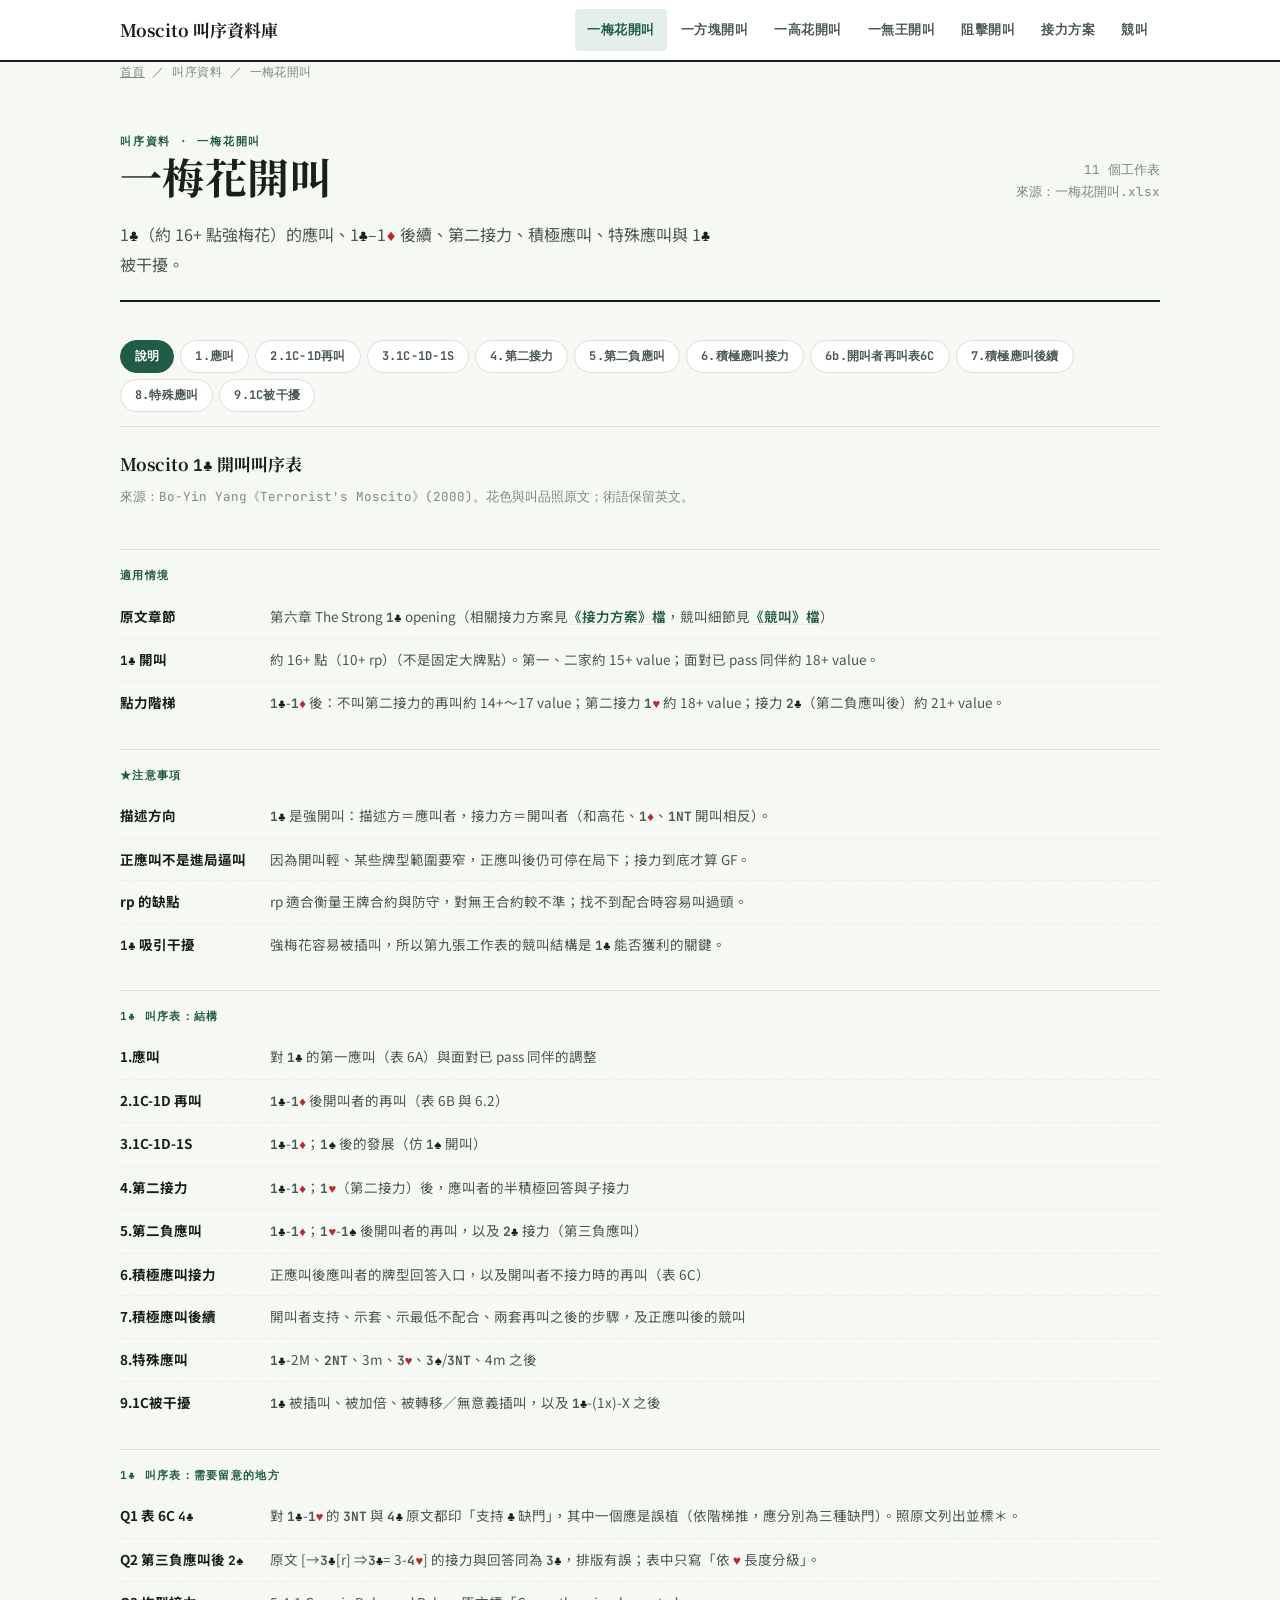
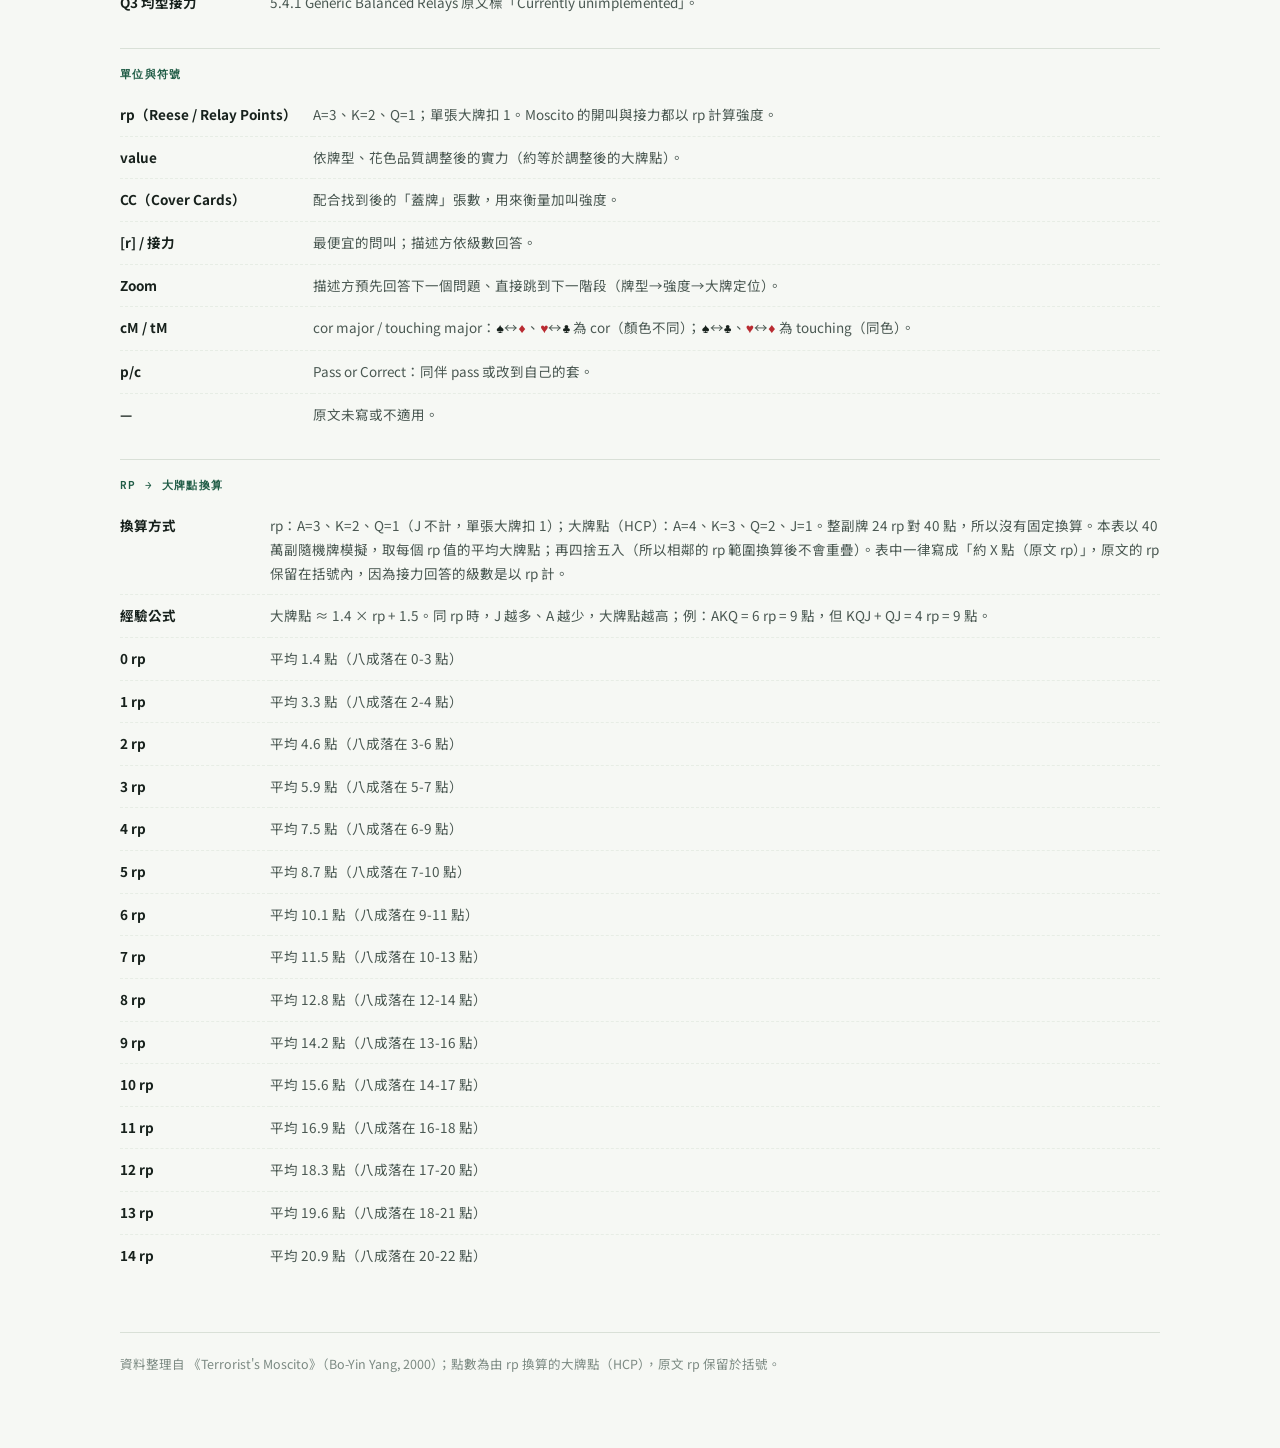
<file: 網站/叫序資料/一梅花開叫.html>
<!doctype html>
<html lang="zh-Hant">
<head>
<meta charset="utf-8">
<meta name="viewport" content="width=device-width, initial-scale=1">
<title>一梅花開叫 ｜ 叫序資料 ｜ Moscito 叫序資料庫</title>
<meta name="description" content="一梅花開叫 的完整叫序資料表">
<link rel="preconnect" href="https://fonts.googleapis.com">
<link rel="preconnect" href="https://fonts.gstatic.com" crossorigin>
<link rel="stylesheet" href="https://fonts.googleapis.com/css2?family=JetBrains+Mono:wght@500;700&family=Noto+Sans+TC:wght@400;500;700&family=Noto+Serif+TC:wght@600;700&display=swap">
<link rel="stylesheet" href="../assets/style.css">
</head>
<body>
<nav class="site-nav"><div class="nav-inner"><a class="nav-brand" href="../index.html">Moscito 叫序資料庫</a><button class="nav-toggle" aria-label="開啟選單" type="button"><svg viewBox="0 0 24 24" fill="none" stroke="currentColor" stroke-width="2"><path d="M3 6h18M3 12h18M3 18h18"/></svg></button><ul class="nav-links" role="menubar"><li class="nav-item" role="none"><a class="nav-link is-active" href="../叫序資料/一梅花開叫.html">一梅花開叫</a></li><li class="nav-item" role="none"><a class="nav-link" href="../叫序資料/一方塊開叫.html">一方塊開叫</a></li><li class="nav-item" role="none"><a class="nav-link" href="../叫序資料/一高花開叫.html">一高花開叫</a></li><li class="nav-item" role="none"><a class="nav-link" href="../叫序資料/一無王開叫.html">一無王開叫</a></li><li class="nav-item" role="none"><a class="nav-link" href="../叫序資料/阻擊開叫.html">阻擊開叫</a></li><li class="nav-item" role="none"><a class="nav-link" href="../叫序資料/接力方案.html">接力方案</a></li><li class="nav-item" role="none"><a class="nav-link" href="../叫序資料/競叫.html">競叫</a></li></ul></div></nav>
<div class="wrap">

<div class="crumb"><a href="../index.html">首頁</a> ／ 叫序資料 ／ 一梅花開叫</div>
<header class="page-head">
  <div class="mast">
    <div>
      <div class="eyebrow">叫序資料 · 一梅花開叫</div>
      <h1>一梅花開叫</h1>
    </div>
    <div class="mast-meta">11 個工作表<br>來源：一梅花開叫.xlsx</div>
  </div>
  <p class="lede">1<span class="s b">♣</span>（約 16+ 點強梅花）的應叫、1<span class="s b">♣</span>–1<span class="s r">♦</span> 後續、第二接力、積極應叫、特殊應叫與 1<span class="s b">♣</span> 被干擾。</p>
</header>
<section><div class="sheet-tabs" data-sheet-tabs="#一梅花開叫-panels"><button class="sheet-tab is-active" data-target="sheet-1">說明</button><button class="sheet-tab" data-target="sheet-2">1.應叫</button><button class="sheet-tab" data-target="sheet-3">2.1C-1D再叫</button><button class="sheet-tab" data-target="sheet-4">3.1C-1D-1S</button><button class="sheet-tab" data-target="sheet-5">4.第二接力</button><button class="sheet-tab" data-target="sheet-6">5.第二負應叫</button><button class="sheet-tab" data-target="sheet-7">6.積極應叫接力</button><button class="sheet-tab" data-target="sheet-8">6b.開叫者再叫表6C</button><button class="sheet-tab" data-target="sheet-9">7.積極應叫後續</button><button class="sheet-tab" data-target="sheet-10">8.特殊應叫</button><button class="sheet-tab" data-target="sheet-11">9.1C被干擾</button></div><div id="一梅花開叫-panels"><div class="sheet-panel is-active" id="sheet-1"><div class="lead-block"><div class="lead-title">Moscito <span class="bid">1<span class="s b">♣</span></span> 開叫叫序表</div><div class="lead-context">來源：Bo-Yin Yang《Terrorist&#x27;s Moscito》(2000)。花色與叫品照原文；術語保留英文。</div></div><table class="deftable"><tbody></tbody></table><div class="deftable-sub">適用情境</div><table class="deftable"><tbody><tr><td>原文章節</td><td>第六章 The Strong <span class="bid">1<span class="s b">♣</span></span> opening（相關接力方案見<a class="tool-link" href="接力方案.html">《接力方案》檔</a>，競叫細節見<a class="tool-link" href="競叫.html">《競叫》檔</a>）</td></tr><tr><td><span class="bid">1<span class="s b">♣</span></span> 開叫</td><td>約 16+ 點（10+ rp）（不是固定大牌點）。第一、二家約 15+ value；面對已 pass 同伴約 18+ value。</td></tr><tr><td>點力階梯</td><td><span class="bid">1<span class="s b">♣</span></span>-<span class="bid">1<span class="s r">♦</span></span> 後：不叫第二接力的再叫約 14+～17 value；第二接力 <span class="bid">1<span class="s r">♥</span></span> 約 18+ value；接力 <span class="bid">2<span class="s b">♣</span></span>（第二負應叫後）約 21+ value。</td></tr></tbody></table><div class="deftable-sub">★注意事項</div><table class="deftable"><tbody><tr><td>描述方向</td><td><span class="bid">1<span class="s b">♣</span></span> 是強開叫：描述方＝應叫者，接力方＝開叫者（和高花、<span class="bid">1<span class="s r">♦</span></span>、<span class="bid">1NT</span> 開叫相反）。</td></tr><tr><td>正應叫不是進局逼叫</td><td>因為開叫輕、某些牌型範圍要窄，正應叫後仍可停在局下；接力到底才算 GF。</td></tr><tr><td>rp 的缺點</td><td>rp 適合衡量王牌合約與防守，對無王合約較不準；找不到配合時容易叫過頭。</td></tr><tr><td><span class="bid">1<span class="s b">♣</span></span> 吸引干擾</td><td>強梅花容易被插叫，所以第九張工作表的競叫結構是 <span class="bid">1<span class="s b">♣</span></span> 能否獲利的關鍵。</td></tr></tbody></table><div class="deftable-sub">1♣ 叫序表：結構</div><table class="deftable"><tbody><tr><td>1.應叫</td><td>對 <span class="bid">1<span class="s b">♣</span></span> 的第一應叫（表 6A）與面對已 pass 同伴的調整</td></tr><tr><td>2.1C-1D 再叫</td><td><span class="bid">1<span class="s b">♣</span></span>-<span class="bid">1<span class="s r">♦</span></span> 後開叫者的再叫（表 6B 與 6.2）</td></tr><tr><td>3.1C-1D-1S</td><td><span class="bid">1<span class="s b">♣</span></span>-<span class="bid">1<span class="s r">♦</span></span>；<span class="bid">1<span class="s b">♠</span></span> 後的發展（仿 <span class="bid">1<span class="s b">♠</span></span> 開叫）</td></tr><tr><td>4.第二接力</td><td><span class="bid">1<span class="s b">♣</span></span>-<span class="bid">1<span class="s r">♦</span></span>；<span class="bid">1<span class="s r">♥</span></span>（第二接力）後，應叫者的半積極回答與子接力</td></tr><tr><td>5.第二負應叫</td><td><span class="bid">1<span class="s b">♣</span></span>-<span class="bid">1<span class="s r">♦</span></span>；<span class="bid">1<span class="s r">♥</span></span>-<span class="bid">1<span class="s b">♠</span></span> 後開叫者的再叫，以及 <span class="bid">2<span class="s b">♣</span></span> 接力（第三負應叫）</td></tr><tr><td>6.積極應叫接力</td><td>正應叫後應叫者的牌型回答入口，以及開叫者不接力時的再叫（表 6C）</td></tr><tr><td>7.積極應叫後續</td><td>開叫者支持、示套、示最低不配合、兩套再叫之後的步驟，及正應叫後的競叫</td></tr><tr><td>8.特殊應叫</td><td><span class="bid">1<span class="s b">♣</span></span>-2M、<span class="bid">2NT</span>、3m、<span class="bid">3<span class="s r">♥</span></span>、<span class="bid">3<span class="s b">♠</span></span>/<span class="bid">3NT</span>、4m 之後</td></tr><tr><td>9.1C被干擾</td><td><span class="bid">1<span class="s b">♣</span></span> 被插叫、被加倍、被轉移／無意義插叫，以及 <span class="bid">1<span class="s b">♣</span></span>-(1x)-X 之後</td></tr></tbody></table><div class="deftable-sub">1♣ 叫序表：需要留意的地方</div><table class="deftable"><tbody><tr><td>Q1 表 6C <span class="bid">4<span class="s b">♣</span></span></td><td>對 <span class="bid">1<span class="s b">♣</span></span>-<span class="bid">1<span class="s r">♥</span></span> 的 <span class="bid">3NT</span> 與 <span class="bid">4<span class="s b">♣</span></span> 原文都印「支持 <span class="s b">♣</span> 缺門」，其中一個應是誤植（依階梯推，應分別為三種缺門）。照原文列出並標＊。</td></tr><tr><td>Q2 第三負應叫後 <span class="bid">2<span class="s b">♠</span></span></td><td>原文 [→<span class="bid">3<span class="s b">♣</span></span>[r] ⇒<span class="bid">3<span class="s b">♣</span></span>= 3-<span class="bid">4<span class="s r">♥</span></span>] 的接力與回答同為 <span class="bid">3<span class="s b">♣</span></span>，排版有誤；表中只寫「依 <span class="s r">♥</span> 長度分級」。</td></tr><tr><td>Q3 均型接力</td><td>5.4.1 Generic Balanced Relays 原文標「Currently unimplemented」。</td></tr></tbody></table><div class="deftable-sub">單位與符號</div><table class="deftable"><tbody><tr><td>rp（Reese / Relay Points）</td><td>A=3、K=2、Q=1；單張大牌扣 1。Moscito 的開叫與接力都以 rp 計算強度。</td></tr><tr><td>value</td><td>依牌型、花色品質調整後的實力（約等於調整後的大牌點）。</td></tr><tr><td>CC（Cover Cards）</td><td>配合找到後的「蓋牌」張數，用來衡量加叫強度。</td></tr><tr><td>[r] / 接力</td><td>最便宜的問叫；描述方依級數回答。</td></tr><tr><td>Zoom</td><td>描述方預先回答下一個問題、直接跳到下一階段（牌型→強度→大牌定位）。</td></tr><tr><td>cM / tM</td><td>cor major / touching major：<span class="s b">♠</span>↔<span class="s r">♦</span>、<span class="s r">♥</span>↔<span class="s b">♣</span> 為 cor（顏色不同）；<span class="s b">♠</span>↔<span class="s b">♣</span>、<span class="s r">♥</span>↔<span class="s r">♦</span> 為 touching（同色）。</td></tr><tr><td>p/c</td><td>Pass or Correct：同伴 pass 或改到自己的套。</td></tr><tr><td>—</td><td>原文未寫或不適用。</td></tr></tbody></table><div class="deftable-sub">rp → 大牌點換算</div><table class="deftable"><tbody><tr><td>換算方式</td><td>rp：A=3、K=2、Q=1（J 不計，單張大牌扣 1）；大牌點（HCP）：A=4、K=3、Q=2、J=1。整副牌 24 rp 對 40 點，所以沒有固定換算。本表以 40 萬副隨機牌模擬，取每個 rp 值的平均大牌點；再四捨五入（所以相鄰的 rp 範圍換算後不會重疊）。表中一律寫成「約 X 點（原文 rp）」，原文的 rp 保留在括號內，因為接力回答的級數是以 rp 計。</td></tr><tr><td>經驗公式</td><td>大牌點 ≈ 1.4 × rp + 1.5。同 rp 時，J 越多、A 越少，大牌點越高；例：AKQ = 6 rp = 9 點，但 KQJ + QJ = 4 rp = 9 點。</td></tr><tr><td>0 rp</td><td>平均 1.4 點（八成落在 0-3 點）</td></tr><tr><td>1 rp</td><td>平均 3.3 點（八成落在 2-4 點）</td></tr><tr><td>2 rp</td><td>平均 4.6 點（八成落在 3-6 點）</td></tr><tr><td>3 rp</td><td>平均 5.9 點（八成落在 5-7 點）</td></tr><tr><td>4 rp</td><td>平均 7.5 點（八成落在 6-9 點）</td></tr><tr><td>5 rp</td><td>平均 8.7 點（八成落在 7-10 點）</td></tr><tr><td>6 rp</td><td>平均 10.1 點（八成落在 9-11 點）</td></tr><tr><td>7 rp</td><td>平均 11.5 點（八成落在 10-13 點）</td></tr><tr><td>8 rp</td><td>平均 12.8 點（八成落在 12-14 點）</td></tr><tr><td>9 rp</td><td>平均 14.2 點（八成落在 13-16 點）</td></tr><tr><td>10 rp</td><td>平均 15.6 點（八成落在 14-17 點）</td></tr><tr><td>11 rp</td><td>平均 16.9 點（八成落在 16-18 點）</td></tr><tr><td>12 rp</td><td>平均 18.3 點（八成落在 17-20 點）</td></tr><tr><td>13 rp</td><td>平均 19.6 點（八成落在 18-21 點）</td></tr><tr><td>14 rp</td><td>平均 20.9 點（八成落在 20-22 點）</td></tr></tbody></table></div><div class="sheet-panel" id="sheet-2"><div class="lead-block"><div class="lead-title">對 <span class="bid">1<span class="s b">♣</span></span> 開叫的應叫</div><div class="lead-context"><span class="bid">1<span class="s b">♣</span></span> – ？　（<span class="bid">1<span class="s b">♣</span></span> = 約 16+ 點（10+ rp） 強梅花；正應叫非進局逼叫）</div></div><div class="table-scroll"><table class="bidtbl"><thead><tr><th>應叫者叫品</th><th>含義</th><th>性質</th><th>後續</th></tr></thead><tbody><tr><td><span class="bid">1<span class="s r">♦</span></span></td><td>約 0-8 點（0-4 rp）；約 9 點（5 rp） 的部分均型牌也可</td><td>負應叫</td><td class="cell-muted">見表<a class="jump-link" data-sheet="sheet-3">2</a>、<a class="jump-link" data-sheet="sheet-4">3</a>、<a class="jump-link" data-sheet="sheet-5">4</a></td></tr><tr><td><span class="bid">1<span class="s r">♥</span></span></td><td>約 9+ 點（5+ rp）（4333 / 4432 需約 12+ 點（7+ rp）），4+<span class="s b">♠</span>；可有另一門更長</td><td>積極應叫（示<span class="s b">♠</span>）</td><td class="cell-muted">開叫者 <span class="bid">1<span class="s b">♠</span></span> 接力，見表<a class="jump-link" data-sheet="sheet-7">6</a></td></tr><tr><td><span class="bid">1<span class="s b">♠</span></span></td><td>約 9+ 點（5+ rp）（均型約 12+ 點（7+ rp）），4+<span class="s r">♥</span>；可有更長低花，絕無 4+<span class="s b">♠</span></td><td>積極應叫（示<span class="s r">♥</span>）</td><td class="cell-muted">開叫者 <span class="bid">1NT</span> 接力，見表<a class="jump-link" data-sheet="sheet-7">6</a></td></tr><tr><td><span class="bid">1NT</span></td><td>約 9+ 點（5+ rp）（多數均型約 12+ 點（7+ rp）），4+<span class="s r">♦</span>；<span class="s b">♣</span> 可較長，絕無 4+ 高花</td><td>積極應叫（示<span class="s r">♦</span>）</td><td class="cell-muted">開叫者 <span class="bid">2<span class="s b">♣</span></span> 接力，見表<a class="jump-link" data-sheet="sheet-7">6</a></td></tr><tr><td><span class="bid">2<span class="s b">♣</span></span></td><td>最低積極：約 9-12 點（5-7 rp），牌型 4333、4432、5m332</td><td>積極應叫（均型）</td><td class="cell-muted">開叫者 <span class="bid">2<span class="s r">♦</span></span> 接力 → 均型方案</td></tr><tr><td><span class="bid">2<span class="s r">♦</span></span></td><td>約 9+ 點（5+ rp），唯一 4+ 套是 <span class="s b">♣</span></td><td>積極應叫（示<span class="s b">♣</span>）</td><td class="cell-muted">開叫者 <span class="bid">2<span class="s r">♥</span></span> 接力 → 單套方案</td></tr><tr><td><span class="bid">2<span class="s r">♥</span></span></td><td>半積極約 6-8 點（3-4 rp），<span class="bid">6<span class="s r">♥</span></span>，無 <span class="bid">4<span class="s b">♠</span></span>、無 5 張低花</td><td>半積極</td><td class="cell-muted">見表<a class="jump-link" data-sheet="sheet-10">8</a>（6M 方案）</td></tr><tr><td><span class="bid">2<span class="s b">♠</span></span></td><td>半積極約 6-8 點（3-4 rp），<span class="bid">6<span class="s b">♠</span></span>，無 <span class="bid">4<span class="s r">♥</span></span>、無 5 張低花</td><td>半積極</td><td class="cell-muted">見表<a class="jump-link" data-sheet="sheet-10">8</a></td></tr><tr><td><span class="bid">2NT</span></td><td>(a) 半積極約 6-8 點（3-4 rp），7 張高花，無 4 張另一高花；或 (b) 約 9-10 點（5-6 rp），單套堅固 6+ 高花</td><td>半積極／堅固套</td><td class="cell-muted">見表<a class="jump-link" data-sheet="sheet-10">8</a></td></tr><tr><td><span class="bid">3<span class="s b">♣</span></span></td><td>半積極約 6-8 點（3-4 rp），<span class="bid">6<span class="s b">♣</span></span>322</td><td>半積極</td><td class="cell-muted">開叫者 <span class="bid">3<span class="s r">♦</span></span> 接力，見表<a class="jump-link" data-sheet="sheet-10">8</a></td></tr><tr><td><span class="bid">3<span class="s r">♦</span></span></td><td>半積極約 6-8 點（3-4 rp），<span class="bid">6<span class="s r">♦</span></span>322</td><td>半積極</td><td class="cell-muted">開叫者 <span class="bid">3<span class="s r">♥</span></span> 接力，見表<a class="jump-link" data-sheet="sheet-10">8</a></td></tr><tr><td><span class="bid">3<span class="s r">♥</span></span></td><td>單套堅固 6+<span class="s b">♣</span>，約 9-13 點（5-8 rp）</td><td>堅固套</td><td class="cell-muted">見表<a class="jump-link" data-sheet="sheet-10">8</a></td></tr><tr><td><span class="bid">3<span class="s b">♠</span></span></td><td>單套 <span class="s r">♦</span>，1 個失墩，約 9-13 點（5-8 rp）</td><td>堅固套</td><td class="cell-muted">見表<a class="jump-link" data-sheet="sheet-10">8</a></td></tr><tr><td><span class="bid">3NT</span></td><td>單套 <span class="s r">♦</span>，0 個失墩，約 9-13 點（5-8 rp）</td><td>堅固套</td><td class="cell-muted">見表<a class="jump-link" data-sheet="sheet-10">8</a></td></tr><tr><td><span class="bid">4<span class="s b">♣</span></span></td><td>8+ 張 <span class="s r">♥</span>（cM），約 6-8 點（3-4 rp）</td><td>阻擊</td><td class="cell-muted">見表<a class="jump-link" data-sheet="sheet-10">8</a></td></tr><tr><td><span class="bid">4<span class="s r">♦</span></span></td><td>8+ 張 <span class="s b">♠</span>（cM），約 6-8 點（3-4 rp）</td><td>阻擊</td><td class="cell-muted">見表<a class="jump-link" data-sheet="sheet-10">8</a></td></tr><tr><td><span class="bid">4<span class="s r">♥</span></span></td><td>8+<span class="s r">♥</span>，約 0-5 點（0-2 rp）</td><td>阻擊</td><td class="cell-muted">—</td></tr><tr><td><span class="bid">4<span class="s b">♠</span></span></td><td>8+<span class="s b">♠</span>，約 0-5 點（0-2 rp）</td><td>阻擊</td><td class="cell-muted">—</td></tr><tr class="subhead"><td colspan="4">面對已 pass 同伴（開叫者約 18+ value 才開 <span class="bid">1<span class="s b">♣</span></span>；應叫者約 8+ 點（4+ rp） 一律積極應叫）</td></tr><tr><td><span class="bid">2<span class="s r">♥</span></span></td><td>約 0-6 點（0-3 rp），<span class="bid">4<span class="s r">♥</span></span> + 任一 6 張套</td><td>半積極（已 pass）</td><td class="cell-muted">—</td></tr><tr><td><span class="bid">2<span class="s b">♠</span></span></td><td>約 0-6 點（0-3 rp），<span class="bid">4<span class="s b">♠</span></span> + 6 張低花</td><td>半積極（已 pass）</td><td class="cell-muted">—</td></tr><tr><td><span class="bid">2NT</span></td><td>約 0-6 點（0-3 rp），<span class="bid">5<span class="s r">♥</span></span> + <span class="bid">5<span class="s r">♦</span></span></td><td>半積極（已 pass）</td><td class="cell-muted">—</td></tr><tr><td><span class="bid">3<span class="s b">♣</span></span></td><td>約 5-6 點（2-3 rp），<span class="bid">5<span class="s r">♥</span></span> + <span class="bid">5<span class="s b">♣</span></span></td><td>半積極（已 pass）</td><td class="cell-muted">—</td></tr><tr><td><span class="bid">3<span class="s r">♦</span></span></td><td>約 5-6 點（2-3 rp），<span class="bid">5<span class="s b">♠</span></span> + <span class="bid">5<span class="s r">♦</span></span></td><td>半積極（已 pass）</td><td class="cell-muted">—</td></tr><tr><td><span class="bid">3<span class="s r">♥</span></span></td><td>約 5-6 點（2-3 rp），<span class="bid">6<span class="s r">♥</span></span> + <span class="bid">4<span class="s b">♠</span></span></td><td>半積極（已 pass）</td><td class="cell-muted">—</td></tr></tbody></table></div><div class="trap">＊ 其餘應叫同未 pass；已 pass 時沒有堅固套類應叫（<span class="bid">2NT</span>(b)、<span class="bid">3<span class="s r">♥</span></span>、<span class="bid">3<span class="s b">♠</span></span>/<span class="bid">3NT</span>）。</div></div><div class="sheet-panel" id="sheet-3"><div class="lead-block"><div class="lead-title"><span class="bid">1<span class="s b">♣</span></span>–<span class="bid">1<span class="s r">♦</span></span> 後開叫者的再叫</div><div class="lead-context"><span class="bid">1<span class="s b">♣</span></span> – <span class="bid">1<span class="s r">♦</span></span> – ？　（<span class="bid">1<span class="s r">♥</span></span> 以外的再叫約 14+～17 value；著重表達高花牌型）</div></div><div class="table-scroll"><table class="bidtbl"><thead><tr><th>開叫者再叫</th><th>含義</th><th>應叫者後續</th></tr></thead><tbody><tr><td><span class="bid">1<span class="s r">♥</span></span></td><td>第二接力：約 18+ value 的強牌</td><td class="cell-muted">見表<a class="jump-link" data-sheet="sheet-5">4</a>、<a class="jump-link" data-sheet="sheet-6">5</a></td></tr><tr><td><span class="bid">1<span class="s b">♠</span></span></td><td>4+<span class="s b">♠</span>，通常不均型；但 <span class="bid">5<span class="s b">♠</span></span> + 4-<span class="bid">5<span class="s r">♥</span></span> 改叫 <span class="bid">2<span class="s b">♣</span></span></td><td class="cell-muted">見表<a class="jump-link" data-sheet="sheet-4">3</a></td></tr><tr><td><span class="bid">1NT</span></td><td>(半)均型，15-17 value；可為 6m322、5m422、5M332，甚至部分 5M422</td><td class="cell-muted">自然無王體系：<span class="bid">2<span class="s b">♣</span></span> = 5 張 Stayman、<span class="bid">2<span class="s r">♦</span></span> = Flint（見 <a class="tool-link" href="一無王開叫.html"><span class="bid">1NT</span> 開叫檔</a>「自然無王體系」）</td></tr><tr><td><span class="bid">2<span class="s b">♣</span></span></td><td>含 <span class="s r">♥</span> 的兩套（或三套）；若是兩高花需 5+<span class="s b">♠</span> 且 <span class="s b">♠</span>≥<span class="s r">♥</span>；也可能是 <span class="s r">♥</span>-<span class="s b">♣</span> 畸型</td><td class="cell-muted">照 (<span class="bid">1NT</span>)-<span class="bid">2<span class="s b">♣</span></span> Asptro 的後續，見下段</td></tr><tr><td><span class="bid">2<span class="s r">♦</span></span></td><td>長低花 + 3 張某高花 + 另一高花單缺</td><td class="cell-muted">見下段</td></tr><tr><td><span class="bid">2<span class="s r">♥</span></span></td><td>6+<span class="s r">♥</span></td><td class="cell-muted"><span class="bid">2<span class="s b">♠</span></span> 自然建設性剛好 5 張；<span class="bid">2NT</span> 傀儡 <span class="bid">3<span class="s b">♣</span></span>（止叫 3m，或 <span class="bid">3<span class="s r">♥</span></span> = <span class="s b">♠</span>集中的加叫）；3m 特徵配合；<span class="bid">3<span class="s r">♥</span></span> 牌型加叫半阻擊</td></tr><tr><td><span class="bid">2<span class="s b">♠</span></span></td><td>兩高花合計最多 3 張，<span class="s b">♣</span>≥<span class="s r">♦</span>，多為 4-6 或 5-5 低花</td><td class="cell-muted"><span class="bid">2NT</span> 配合 <span class="s b">♣</span>；<span class="bid">3<span class="s b">♣</span></span> 若是真兩套想打 <span class="s r">♦</span>；開叫者 3M = 片段（另一高花單缺）</td></tr><tr><td><span class="bid">2NT</span></td><td>兩高花合計最多 3 張，<span class="s b">♣</span>&lt;<span class="s r">♦</span>，多為 6-4 低花</td><td class="cell-muted"><span class="bid">3<span class="s b">♣</span></span> = 較強的 <span class="bid">3<span class="s r">♦</span></span>，或最高長 <span class="s b">♣</span></td></tr><tr><td><span class="bid">3<span class="s b">♣</span></span></td><td>6+<span class="s b">♣</span>，<span class="s r">♦</span> 單缺，無 4 張高花</td><td class="cell-muted">3M 建設性；<span class="bid">3<span class="s r">♦</span></span> 弱，有長高花</td></tr><tr><td><span class="bid">3<span class="s r">♦</span></span></td><td>6+<span class="s r">♦</span>，<span class="s b">♣</span> 單缺，無 4 張高花</td><td class="cell-muted">3M 建設性</td></tr><tr><td><span class="bid">3<span class="s r">♥</span></span></td><td>高花畸型兩套 5-6 / 6-5 以上，怕同伴 pass <span class="bid">2<span class="s b">♣</span></span></td><td class="cell-muted">—</td></tr><tr><td><span class="bid">3<span class="s b">♠</span></span></td><td>紅花畸型兩套，11+ 張</td><td class="cell-muted">—</td></tr><tr><td><span class="bid">3NT</span></td><td>止叫</td><td class="cell-muted">—</td></tr><tr><td><span class="bid">4<span class="s b">♣</span></span></td><td>堅固 <span class="s r">♥</span> 套</td><td class="cell-muted">—</td></tr><tr><td><span class="bid">4<span class="s r">♦</span></span></td><td>堅固 <span class="s b">♠</span> 套</td><td class="cell-muted">—</td></tr><tr><td><span class="bid">4<span class="s r">♥</span></span> / <span class="bid">4<span class="s b">♠</span></span></td><td>止叫</td><td class="cell-muted">—</td></tr><tr class="subhead"><td colspan="3"><span class="bid">1<span class="s b">♣</span></span>–<span class="bid">1<span class="s r">♦</span></span>；<span class="bid">2<span class="s b">♣</span></span>（Asptro 式）後應叫者</td></tr><tr><td>Pass</td><td>弱，長 <span class="s b">♣</span></td><td class="cell-muted">—</td></tr><tr><td><span class="bid">2<span class="s r">♦</span></span></td><td>接力，找開叫者的長套</td><td class="cell-muted">開叫者之後 <span class="bid">3<span class="s r">♦</span></span> = 弱 <span class="s r">♦</span> 套；<span class="bid">3<span class="s b">♣</span></span> = 弱的低花兩套</td></tr><tr><td><span class="bid">2<span class="s r">♥</span></span></td><td>3 張支持；很弱時可 4 張</td><td class="cell-muted">—</td></tr><tr><td><span class="bid">2<span class="s b">♠</span></span></td><td>自然，弱，通常 6+<span class="s b">♠</span>，好 5 張也可</td><td class="cell-muted">—</td></tr><tr><td><span class="bid">2NT</span></td><td>接力，以 <span class="bid">1<span class="s r">♦</span></span> 而言是最高，通常有配合</td><td class="cell-muted">照 Asptro 的 <span class="bid">2NT</span> 接力回答</td></tr><tr><td><span class="bid">3<span class="s b">♣</span></span> / <span class="bid">3<span class="s r">♦</span></span></td><td>自然（通常 6+），建設性，不配合 <span class="s r">♥</span></td><td class="cell-muted">—</td></tr><tr><td><span class="bid">3<span class="s r">♥</span></span></td><td>建設性加叫，好支持</td><td class="cell-muted">—</td></tr><tr><td><span class="bid">3<span class="s b">♠</span></span> / 4m</td><td>配合跳叫</td><td class="cell-muted">—</td></tr><tr><td><span class="bid">3NT</span></td><td>賭博：長而堅固的低花，<span class="s r">♥</span> 單缺</td><td class="cell-muted">—</td></tr><tr class="subhead"><td colspan="3"><span class="bid">1<span class="s b">♣</span></span>–<span class="bid">1<span class="s r">♦</span></span>；<span class="bid">2<span class="s r">♦</span></span> 後應叫者</td></tr><tr><td><span class="bid">2<span class="s r">♥</span></span></td><td>4+<span class="s r">♥</span>（可能只是逃叫）</td><td class="cell-muted">Pass 非最高 <span class="bid">3<span class="s r">♥</span></span>；<span class="bid">2<span class="s b">♠</span></span> 非最高 <span class="bid">3<span class="s b">♠</span></span>（<span class="bid">2NT</span> 問較好低花）；<span class="bid">2NT</span> 最高 <span class="bid">3<span class="s r">♥</span></span>（3m p/c）；3m 最高 <span class="bid">3<span class="s b">♠</span></span> 示較長低花；<span class="bid">3<span class="s r">♥</span></span>/<span class="bid">3<span class="s b">♠</span></span> 最高 <span class="bid">3<span class="s b">♠</span></span>，通常 <span class="s r">♥</span> 缺門，7+<span class="s b">♣</span> / 7+<span class="s r">♦</span></td></tr><tr><td><span class="bid">2<span class="s b">♠</span></span></td><td>4+<span class="s b">♠</span>（可能只是逃叫）</td><td class="cell-muted">Pass 非最高 <span class="bid">3<span class="s b">♠</span></span>；<span class="bid">2NT</span> 非最高 <span class="bid">3<span class="s r">♥</span></span>（3m p/c）；3m 最高 <span class="bid">3<span class="s r">♥</span></span> 示較好低花；<span class="bid">3<span class="s r">♥</span></span>/<span class="bid">3<span class="s b">♠</span></span> 最高 <span class="bid">3<span class="s b">♠</span></span>，長 <span class="s b">♣</span> / 長 <span class="s r">♦</span></td></tr><tr><td><span class="bid">2NT</span></td><td>建設性，問較好的低花</td><td class="cell-muted">開叫者 3M = 片段，最高</td></tr><tr><td>3m</td><td>建設性，不逼，通常 5+m</td><td class="cell-muted">開叫者 3M = 片段，最高</td></tr><tr><td>3M</td><td>罕見：6+M（因此有 4+ 另一高花），邀叫，不逼</td><td class="cell-muted">—</td></tr></tbody></table></div><div class="trap">＊ 原文：失去 <span class="bid">1<span class="s r">♥</span></span> 再叫後，未達第二接力的牌（特別是有 <span class="bid">4<span class="s r">♥</span></span> 的）最難處理；上表是作者的「部分解法」——高花導向的牌第二接力可保守，低花導向的牌可勉強接力。</div></div><div class="sheet-panel" id="sheet-4"><div class="lead-block"><div class="lead-title"><span class="bid">1<span class="s b">♣</span></span>–<span class="bid">1<span class="s r">♦</span></span>；<span class="bid">1<span class="s b">♠</span></span> 後的發展</div><div class="lead-context"><span class="bid">1<span class="s b">♣</span></span> – <span class="bid">1<span class="s r">♦</span></span>；<span class="bid">1<span class="s b">♠</span></span> – ？　（仿 <span class="bid">1<span class="s b">♠</span></span> 開叫後的應叫；開叫者較強、應叫者較弱：最低約 6½ 失墩）</div></div><div class="table-scroll"><table class="bidtbl"><thead><tr><th>應叫者叫品</th><th>含義</th><th>開叫者後續</th></tr></thead><tbody><tr><td><span class="bid">1NT</span></td><td>萬用叫品；可能是有 <span class="bid">2<span class="s b">♠</span></span> 的普通牌，開叫者有好無王牌時盡量再叫</td><td class="cell-muted">2m 不一定 canapé；<span class="bid">2<span class="s r">♥</span></span> = <span class="bid">4<span class="s b">♠</span></span> + 4-<span class="bid">5<span class="s r">♥</span></span>；<span class="bid">2<span class="s b">♠</span></span> = 非最高 6+<span class="s b">♠</span>；<span class="bid">2NT</span> = 最高有長套，p/c 再叫；3x = 最高 5+<span class="s b">♠</span></td></tr><tr class="ladder-parent" data-group="ladder-group-4-1"><td><button class="ladder-toggle" type="button" aria-expanded="false"><span class="tri">▸</span></button><span class="bid">2<span class="s b">♣</span></span></td><td>傀儡 <span class="bid">2<span class="s r">♦</span></span></td><td class="cell-muted">開叫者有 <span class="s r">♥</span> 套、長 <span class="s b">♠</span> 或最高時不叫 <span class="bid">2<span class="s r">♦</span></span>：<span class="bid">2NT</span> = canapé；3m = 5+<span class="s b">♠</span></td></tr><tr class="ladder-child" data-group="ladder-group-4-1" hidden><td><span class="bid">2<span class="s r">♦</span></span> 之後：Pass</td><td>應叫者止叫，6+<span class="s r">♦</span></td><td class="cell-muted">—</td></tr><tr class="ladder-child" data-group="ladder-group-4-1" hidden><td><span class="bid">2<span class="s r">♦</span></span> 之後：<span class="bid">2<span class="s r">♥</span></span></td><td>半積極，剛好 <span class="bid">5<span class="s r">♥</span></span></td><td class="cell-muted">—</td></tr><tr class="ladder-child" data-group="ladder-group-4-1" hidden><td><span class="bid">2<span class="s r">♦</span></span> 之後：<span class="bid">2<span class="s b">♠</span></span></td><td>最高，<span class="s b">♠</span> 單缺，無長 <span class="s r">♦</span></td><td class="cell-muted">—</td></tr><tr class="ladder-child" data-group="ladder-group-4-1" hidden><td><span class="bid">2<span class="s r">♦</span></span> 之後：<span class="bid">2NT</span></td><td>最高，<span class="s b">♠</span> 單缺，長 <span class="s r">♦</span></td><td class="cell-muted">—</td></tr><tr class="ladder-child" data-group="ladder-group-4-1" hidden><td><span class="bid">2<span class="s r">♦</span></span> 之後：3m</td><td>建設性</td><td class="cell-muted">—</td></tr><tr><td><span class="bid">2<span class="s r">♦</span></span></td><td>好的加叫到 <span class="bid">2<span class="s b">♠</span></span>（仿 <span class="bid">1<span class="s b">♠</span></span>-<span class="bid">2<span class="s r">♦</span></span>）</td><td class="cell-muted">單缺排列不同；開叫者 <span class="bid">4<span class="s b">♠</span></span> + 4-<span class="bid">5<span class="s r">♥</span></span> 時先 <span class="bid">2<span class="s r">♥</span></span> 接力再 <span class="bid">3<span class="s r">♥</span></span></td></tr><tr><td><span class="bid">2<span class="s r">♥</span></span></td><td>6+<span class="s r">♥</span>，很弱（不然一開始就應叫 <span class="bid">2<span class="s r">♥</span></span>）</td><td class="cell-muted">4m = 片段；<span class="bid">2NT</span> = 逼叫一輪</td></tr><tr><td><span class="bid">2<span class="s b">♠</span></span></td><td>弱加叫，至多 1 CC</td><td class="cell-muted"><span class="bid">2NT</span> = 一般邀叫 5+<span class="s b">♠</span>（應叫者 3x = 中間牌、<span class="bid">3<span class="s b">♠</span></span> = 爛、<span class="bid">3NT</span> = 3 張支持好牌、<span class="bid">4<span class="s b">♣</span></span>+ = 4+ 支持好牌）；3x = canapé 不逼邀叫（4-4 高花三套也可叫 <span class="bid">2NT</span>）；<span class="bid">3<span class="s b">♠</span></span> = 6+<span class="s b">♠</span> 建議 <span class="bid">3NT</span></td></tr><tr><td><span class="bid">2NT</span></td><td>最強加叫，2½+ CC；幾乎一定有 5 張支持或單缺</td><td class="cell-muted">見<a class="tool-link" href="一高花開叫.html">高花開叫檔</a> <span class="bid">1<span class="s b">♠</span></span>-<span class="bid">2NT</span></td></tr><tr><td><span class="bid">3<span class="s b">♣</span></span></td><td>止叫，弱，6+<span class="s b">♣</span>，不配合</td><td class="cell-muted"><span class="bid">3<span class="s r">♦</span></span> / <span class="bid">3<span class="s r">♥</span></span> 逼叫一輪</td></tr><tr><td><span class="bid">3<span class="s r">♦</span></span></td><td>較好的 <span class="bid">2<span class="s r">♦</span></span></td><td class="cell-muted">同 <span class="bid">1<span class="s b">♠</span></span>-<span class="bid">3<span class="s r">♦</span></span></td></tr><tr><td><span class="bid">3<span class="s r">♥</span></span></td><td>6+<span class="s r">♥</span> 的畸型牌，兩套至少 11 張</td><td class="cell-muted">—</td></tr><tr><td><span class="bid">3<span class="s b">♠</span></span></td><td>較好的 <span class="bid">2<span class="s b">♠</span></span></td><td class="cell-muted">同 <span class="bid">1<span class="s b">♠</span></span>-<span class="bid">3<span class="s b">♠</span></span></td></tr><tr><td><span class="bid">3NT</span></td><td>賭博，應叫者負全責</td><td class="cell-muted">—</td></tr></tbody></table></div><div class="trap">＊ 開叫者在 <span class="bid">2<span class="s b">♠</span></span> 弱加叫後要邀叫，需要牌型好的最高，例如 <span class="s b">♠</span>AQxx <span class="s r">♥</span>x <span class="s r">♦</span>Ax <span class="s b">♣</span>AQxxxx 或 <span class="s b">♠</span>AKxxx <span class="s r">♥</span>x <span class="s r">♦</span>AQTx <span class="s b">♣</span>Axx 已接近下限。</div></div><div class="sheet-panel" id="sheet-5"><div class="lead-block"><div class="lead-title"><span class="bid">1<span class="s b">♣</span></span>–<span class="bid">1<span class="s r">♦</span></span>；<span class="bid">1<span class="s r">♥</span></span>（第二接力）後</div><div class="lead-context"><span class="bid">1<span class="s b">♣</span></span> – <span class="bid">1<span class="s r">♦</span></span>；<span class="bid">1<span class="s r">♥</span></span> – ？　（<span class="bid">1<span class="s b">♠</span></span> = 第二負應叫約 0-5 點（0-2 rp）；其他 = 半積極 3-5− rp）</div></div><div class="table-scroll"><table class="bidtbl"><thead><tr><th>應叫者叫品</th><th>含義</th><th>開叫者接力</th><th>接力類型</th><th>備註</th></tr></thead><tbody><tr><td><span class="bid">1<span class="s b">♠</span></span></td><td>第二負應叫：約 0-5 點（0-2 rp）</td><td>—</td><td>再度示弱</td><td class="cell-muted">見表<a class="jump-link" data-sheet="sheet-6">5</a></td></tr><tr class="ladder-parent" data-group="ladder-group-5-1"><td><button class="ladder-toggle" type="button" aria-expanded="false"><span class="tri">▸</span></button><span class="bid">1NT</span></td><td>半積極，4+<span class="s b">♠</span>，不均型</td><td><span class="bid">2<span class="s b">♣</span></span></td><td>接力（GF）</td><td class="cell-muted">以下為 <span class="bid">2<span class="s b">♣</span></span> 接力後的回答</td></tr><tr class="ladder-child" data-group="ladder-group-5-1" hidden><td><span class="bid">2<span class="s r">♦</span></span></td><td>兩高花</td><td>—</td><td>子接力</td><td class="cell-muted">照 2/3 套方案，推高一級並刪去均型</td></tr><tr class="ladder-child" data-group="ladder-group-5-1" hidden><td><span class="bid">2<span class="s r">♥</span></span></td><td><span class="s b">♠</span> + <span class="s r">♦</span></td><td>—</td><td>子接力</td><td class="cell-muted">照 Modified 2-suited 方案</td></tr><tr class="ladder-child" data-group="ladder-group-5-1" hidden><td><span class="bid">2<span class="s b">♠</span></span></td><td><span class="bid">5<span class="s b">♠</span></span>332，或 <span class="s r">♥</span> 短的三套牌</td><td><span class="bid">2NT</span></td><td>子接力</td><td class="cell-muted"><span class="bid">3<span class="s b">♣</span></span> = 5-3-3-2 / 5-3-2-3；<span class="bid">3<span class="s r">♦</span></span> = 5-2-3-3；<span class="bid">3<span class="s r">♥</span></span> = 4-1-4-4 或 4-0-4-5；<span class="bid">3<span class="s b">♠</span></span> = 4-0-5-4；<span class="bid">3NT</span> = 5-0-4-4</td></tr><tr class="ladder-child" data-group="ladder-group-5-1" hidden><td><span class="bid">2NT</span> 以上</td><td><span class="s b">♠</span> + <span class="s b">♣</span></td><td>—</td><td>子接力</td><td class="cell-muted">照 Modified 2-suited 方案</td></tr><tr class="subhead"><td colspan="5"><span class="bid">1<span class="s b">♣</span></span>–<span class="bid">1<span class="s r">♦</span></span>；<span class="bid">1<span class="s r">♥</span></span>–<span class="bid">1NT</span> 後開叫者不接力的再叫</td></tr><tr><td><span class="bid">2<span class="s r">♦</span></span></td><td>最低，不配合，等待</td><td>—</td><td>—</td><td class="cell-muted">—</td></tr><tr><td><span class="bid">2<span class="s r">♥</span></span></td><td>3+ 支持（最低），或不均型 GF 的 4+ 支持</td><td>—</td><td>—</td><td class="cell-muted">應叫者：<span class="bid">2<span class="s b">♠</span></span> / <span class="bid">2NT</span> 最低 4 / <span class="bid">5<span class="s b">♠</span></span>；<span class="bid">3<span class="s b">♣</span></span> / <span class="bid">3<span class="s r">♦</span></span> 最高 4 / <span class="bid">5<span class="s b">♠</span></span>；<span class="bid">3<span class="s r">♥</span></span> / <span class="bid">3<span class="s b">♠</span></span> / <span class="bid">3NT</span> canapé 堅固 6+<span class="s b">♣</span> / <span class="s r">♦</span> / <span class="s r">♥</span>；<span class="bid">4<span class="s b">♣</span></span> / <span class="bid">4<span class="s r">♦</span></span>+ 最高 6+<span class="s b">♠</span> + <span class="bid">4<span class="s r">♥</span></span>，<span class="s b">♣</span> / <span class="s r">♦</span> 單缺。之後仿 6.4.2</td></tr><tr><td><span class="bid">2<span class="s b">♠</span></span></td><td>5+<span class="s r">♥</span></td><td>—</td><td>—</td><td class="cell-muted">見積極應叫後續「開叫者示套」</td></tr><tr><td><span class="bid">2NT</span> / <span class="bid">3<span class="s b">♣</span></span></td><td>6+<span class="s b">♣</span> / 6+<span class="s r">♦</span></td><td>—</td><td>—</td><td class="cell-muted">同上</td></tr><tr><td><span class="bid">3<span class="s r">♦</span></span> / <span class="bid">3<span class="s r">♥</span></span> / <span class="bid">3<span class="s b">♠</span></span></td><td>5-5：<span class="s b">♣</span>+<span class="s r">♦</span> / <span class="s b">♣</span>+<span class="s r">♥</span> / <span class="s r">♦</span>+<span class="s r">♥</span></td><td>—</td><td>—</td><td class="cell-muted">—</td></tr><tr><td>4x</td><td>示缺門的加叫</td><td>—</td><td>—</td><td class="cell-muted">—</td></tr><tr><td><span class="bid">2<span class="s b">♣</span></span></td><td>半積極均型（4333、4432、5m332）</td><td><span class="bid">2<span class="s r">♦</span></span></td><td>接力</td><td class="cell-muted">照均型方案</td></tr><tr class="ladder-parent" data-group="ladder-group-5-2"><td><button class="ladder-toggle" type="button" aria-expanded="false"><span class="tri">▸</span></button><span class="bid">2<span class="s r">♦</span></span></td><td>半積極：不均型 <span class="s r">♥</span>+<span class="s b">♣</span>，或 <span class="bid">5<span class="s r">♥</span></span>332，或 <span class="s b">♠</span> 短三套</td><td><span class="bid">2<span class="s r">♥</span></span></td><td>接力（GF）</td><td class="cell-muted">以下為 <span class="bid">2<span class="s r">♥</span></span> 接力後的回答</td></tr><tr class="ladder-child" data-group="ladder-group-5-2" hidden><td><span class="bid">2<span class="s b">♠</span></span></td><td><span class="bid">5<span class="s r">♥</span></span>332，或 <span class="s b">♠</span> 短的三套牌</td><td>—</td><td>子接力</td><td class="cell-muted">仿上面 <span class="bid">1NT</span>–<span class="bid">2<span class="s b">♣</span></span>；<span class="bid">2<span class="s b">♠</span></span> 的回答</td></tr><tr class="ladder-child" data-group="ladder-group-5-2" hidden><td><span class="bid">2NT</span> 以上</td><td><span class="s r">♥</span> + <span class="s b">♣</span></td><td>—</td><td>子接力</td><td class="cell-muted">照 Modified 2-suited 方案</td></tr><tr class="subhead"><td colspan="5"><span class="bid">1<span class="s b">♣</span></span>–<span class="bid">1<span class="s r">♦</span></span>；<span class="bid">1<span class="s r">♥</span></span>–<span class="bid">2<span class="s r">♦</span></span> 後開叫者不接力的再叫</td></tr><tr><td><span class="bid">2<span class="s b">♠</span></span></td><td>不適合接力的最低</td><td>—</td><td>—</td><td class="cell-muted">—</td></tr><tr><td><span class="bid">2NT</span></td><td>不逼，均型，18-19 value</td><td>—</td><td>—</td><td class="cell-muted">—</td></tr><tr><td><span class="bid">3<span class="s b">♣</span></span> / <span class="bid">3<span class="s r">♦</span></span> / <span class="bid">3<span class="s b">♠</span></span></td><td>自然，不逼，單套</td><td>—</td><td>—</td><td class="cell-muted">—</td></tr><tr><td><span class="bid">3<span class="s r">♥</span></span></td><td>3 張支持，不配合 <span class="s b">♣</span></td><td>—</td><td>—</td><td class="cell-muted">—</td></tr><tr><td><span class="bid">2<span class="s r">♥</span></span></td><td>半積極，<span class="s r">♥</span> + <span class="s r">♦</span></td><td><span class="bid">2<span class="s b">♠</span></span></td><td>接力（GF）</td><td class="cell-muted"><span class="bid">2NT</span>～<span class="bid">3<span class="s b">♠</span></span> = 自然，不逼</td></tr><tr class="ladder-parent" data-group="ladder-group-5-3"><td><button class="ladder-toggle" type="button" aria-expanded="false"><span class="tri">▸</span></button><span class="bid">2<span class="s b">♠</span></span></td><td>半積極，6+ 低花，沒有更高的旁套</td><td><span class="bid">2NT</span></td><td>接力（GF）</td><td class="cell-muted">開叫者 3m = p/c；3M = 自然 GF</td></tr><tr class="ladder-child" data-group="ladder-group-5-3" hidden><td><span class="bid">3<span class="s b">♣</span></span></td><td>長 <span class="s b">♣</span></td><td>—</td><td>子接力</td><td class="cell-muted">—</td></tr><tr class="ladder-child" data-group="ladder-group-5-3" hidden><td><span class="bid">3<span class="s r">♦</span></span></td><td>6+<span class="s r">♦</span> + <span class="bid">4<span class="s b">♣</span></span></td><td><span class="bid">3<span class="s r">♥</span></span></td><td>子接力</td><td class="cell-muted"><span class="bid">3<span class="s b">♠</span></span> = 2-1-6-4 / 3-0-6-4；<span class="bid">3NT</span> = 1-2-6-4 / 0-3-6-4；<span class="bid">4<span class="s b">♣</span></span> = 1-1-7-4；<span class="bid">4<span class="s r">♦</span></span> = 0-2-7-4；<span class="bid">4<span class="s r">♥</span></span> / <span class="bid">4<span class="s b">♠</span></span> = 2-0-7-4</td></tr><tr class="ladder-child" data-group="ladder-group-5-3" hidden><td><span class="bid">3<span class="s r">♥</span></span></td><td>長 <span class="s r">♦</span>，<span class="s b">♠</span> 單缺；或堅固</td><td>—</td><td>子接力</td><td class="cell-muted">—</td></tr><tr class="ladder-child" data-group="ladder-group-5-3" hidden><td><span class="bid">3<span class="s b">♠</span></span> / <span class="bid">3NT</span></td><td>長 <span class="s r">♦</span>，<span class="s r">♥</span> / <span class="s b">♣</span> 單缺</td><td>—</td><td>子接力</td><td class="cell-muted">下一個接力問套長</td></tr><tr><td><span class="bid">2NT</span> 以上</td><td>半積極，兩低花</td><td>—</td><td>接力</td><td class="cell-muted">照 Modified 2-suited 方案</td></tr></tbody></table></div></div><div class="sheet-panel" id="sheet-6"><div class="lead-block"><div class="lead-title"><span class="bid">1<span class="s b">♣</span></span>–<span class="bid">1<span class="s r">♦</span></span>；<span class="bid">1<span class="s r">♥</span></span>–<span class="bid">1<span class="s b">♠</span></span> 後</div><div class="lead-context"><span class="bid">1<span class="s b">♣</span></span> – <span class="bid">1<span class="s r">♦</span></span>；<span class="bid">1<span class="s r">♥</span></span> – <span class="bid">1<span class="s b">♠</span></span>；？　（應叫者約 0-5 點（0-2 rp）；開叫者 21+ value 才再接力，否則做限制性再叫）</div></div><div class="table-scroll"><table class="bidtbl"><thead><tr><th>叫品</th><th>含義</th><th>接力</th><th>後續</th></tr></thead><tbody><tr class="subhead"><td colspan="4">開叫者的再叫</td></tr><tr><td><span class="bid">1NT</span></td><td>18-21 value，半均型</td><td>—</td><td class="cell-muted">照自然無王體系</td></tr><tr><td><span class="bid">2<span class="s b">♣</span></span></td><td>接力（約 21+ value）</td><td>—</td><td class="cell-muted">見下段「<span class="bid">2<span class="s b">♣</span></span> 接力後」</td></tr><tr><td><span class="bid">2<span class="s r">♦</span></span></td><td><span class="s r">♥</span> 單缺，或 6+<span class="s r">♥</span></td><td>—</td><td class="cell-muted"><span class="bid">2<span class="s r">♥</span></span> = p/c（不同時有 2+<span class="s r">♥</span> 且 &gt;1 CC）⇒ 開叫者 <span class="bid">2<span class="s b">♠</span></span> = 4-<span class="bid">5<span class="s b">♠</span></span>（<span class="bid">2NT</span> 問另一套）、<span class="bid">2NT</span> = 兩低花、3m = 單套、<span class="bid">3<span class="s r">♥</span></span> = 堅固 6+<span class="s r">♥</span>；應叫者其他叫品都自然建設性</td></tr><tr><td><span class="bid">2<span class="s b">♠</span></span></td><td>4+<span class="s b">♠</span> 且配合 <span class="s r">♥</span> 的建設性自然牌，或 6+<span class="s b">♠</span></td><td>—</td><td class="cell-muted">Pass 最低 <span class="s r">♥</span> 單缺；<span class="bid">2NT</span> 最高任何長套 p/c；<span class="bid">3<span class="s b">♣</span></span> / <span class="bid">3<span class="s r">♦</span></span> / <span class="bid">3<span class="s r">♥</span></span> 自然不逼（3m 示 <span class="s r">♥</span> 單缺）；<span class="bid">3<span class="s b">♠</span></span> / <span class="bid">4<span class="s b">♠</span></span> 4+ 支持；<span class="bid">3NT</span> 剛好 <span class="bid">3<span class="s b">♠</span></span>，最高，兩低花；<span class="bid">4<span class="s b">♣</span></span> / <span class="bid">4<span class="s r">♦</span></span> / <span class="bid">4<span class="s r">♥</span></span> <span class="bid">6<span class="s r">♥</span></span> + 3+<span class="s b">♠</span></td></tr><tr><td><span class="bid">2NT</span> 以上</td><td>建設性自然，不足 <span class="bid">4<span class="s b">♠</span></span>，配合 <span class="s r">♥</span></td><td>—</td><td class="cell-muted">—</td></tr><tr><td><span class="bid">2<span class="s r">♥</span></span></td><td><span class="s b">♠</span> 單缺，或 6+<span class="s b">♠</span></td><td>—</td><td class="cell-muted"><span class="bid">2NT</span> 逼叫一輪，其他 p/c；同 <span class="bid">2<span class="s r">♦</span></span>，但 <span class="bid">2<span class="s b">♠</span></span>（p/c）後 <span class="bid">2NT</span> 否認 4+<span class="s r">♥</span>，3m = m + <span class="s r">♥</span></td></tr><tr><td><span class="bid">2<span class="s b">♠</span></span></td><td>4+<span class="s b">♠</span>，兩套不均型，非 <span class="s r">♥</span> 單缺</td><td>—</td><td class="cell-muted"><span class="bid">2NT</span> 問第二套</td></tr><tr><td><span class="bid">2NT</span></td><td>6+ 低花，無 4+ 高花，無高花單缺</td><td>—</td><td class="cell-muted">3m = p/c</td></tr><tr><td><span class="bid">3<span class="s b">♣</span></span> / <span class="bid">3<span class="s r">♦</span></span></td><td><span class="s r">♥</span> + 該低花，另一低花單缺</td><td>—</td><td class="cell-muted">—</td></tr><tr><td><span class="bid">3<span class="s r">♥</span></span></td><td>長 <span class="s r">♥</span>，次 <span class="s b">♠</span></td><td>—</td><td class="cell-muted">—</td></tr><tr class="subhead"><td colspan="4"><span class="bid">1<span class="s b">♣</span></span>–<span class="bid">1<span class="s r">♦</span></span>；<span class="bid">1<span class="s r">♥</span></span>–<span class="bid">1<span class="s b">♠</span></span>；<span class="bid">2<span class="s b">♣</span></span>（接力）後應叫者</td></tr><tr><td><span class="bid">2<span class="s r">♦</span></span></td><td>均型或半均型</td><td>—</td><td class="cell-muted">接 Generic Balanced Relays（原文未完成）</td></tr><tr><td><span class="bid">2<span class="s r">♥</span></span></td><td>第三負應叫：約 0-3 點（0-1 rp）（其餘回答都是約 5+ 點（2+ rp））</td><td>—</td><td class="cell-muted">見下段</td></tr><tr><td><span class="bid">2<span class="s b">♠</span></span></td><td>3+<span class="s r">♥</span>，<span class="s r">♥</span> 長於 <span class="s b">♠</span></td><td><span class="bid">3<span class="s b">♣</span></span></td><td class="cell-muted">依 <span class="s r">♥</span> 長度分級（3-<span class="bid">4<span class="s r">♥</span></span> / 5+<span class="s r">♥</span>）＊Q2</td></tr><tr><td><span class="bid">2NT</span></td><td>5+<span class="s b">♠</span>，<span class="s b">♠</span> 長於 <span class="s r">♥</span></td><td><span class="bid">3<span class="s b">♣</span></span></td><td class="cell-muted">照弱二方案；例外：<span class="bid">4<span class="s b">♣</span></span> = 爛的 7+ 張套（不可能有 5-5）</td></tr><tr class="ladder-parent" data-group="ladder-group-6-1"><td><button class="ladder-toggle" type="button" aria-expanded="false"><span class="tri">▸</span></button><span class="bid">3<span class="s b">♣</span></span></td><td>3-<span class="bid">4<span class="s b">♠</span></span>，<span class="s b">♠</span> 長於 <span class="s r">♥</span></td><td><span class="bid">3<span class="s r">♦</span></span></td><td class="cell-muted">以下為 <span class="bid">3<span class="s r">♦</span></span> 接力後</td></tr><tr class="ladder-child" data-group="ladder-group-6-1" hidden><td><span class="bid">3<span class="s r">♥</span></span></td><td><span class="s r">♥</span> 單缺</td><td><span class="bid">3<span class="s b">♠</span></span></td><td class="cell-muted"><span class="bid">3<span class="s b">♠</span></span> 接力問 <span class="s b">♠</span> 長度；之後一級回答 = 缺門</td></tr><tr class="ladder-child" data-group="ladder-group-6-1" hidden><td><span class="bid">3<span class="s b">♠</span></span></td><td><span class="s r">♦</span> 單缺</td><td>—</td><td class="cell-muted">—</td></tr><tr class="ladder-child" data-group="ladder-group-6-1" hidden><td><span class="bid">3NT</span></td><td><span class="s b">♣</span> 單缺</td><td>—</td><td class="cell-muted">—</td></tr><tr class="ladder-parent" data-group="ladder-group-6-2"><td><button class="ladder-toggle" type="button" aria-expanded="false"><span class="tri">▸</span></button><span class="bid">3<span class="s r">♦</span></span></td><td>兩高花各至多 2 張</td><td><span class="bid">3<span class="s r">♥</span></span></td><td class="cell-muted">以下為 <span class="bid">3<span class="s r">♥</span></span> 接力後</td></tr><tr class="ladder-child" data-group="ladder-group-6-2" hidden><td><span class="bid">3<span class="s b">♠</span></span></td><td><span class="bid">2<span class="s b">♠</span></span> + <span class="s r">♥</span> 單缺，兩低花</td><td>—</td><td class="cell-muted">—</td></tr><tr class="ladder-child" data-group="ladder-group-6-2" hidden><td><span class="bid">3NT</span></td><td><span class="s b">♠</span> 單缺 + <span class="bid">2<span class="s r">♥</span></span>，兩低花</td><td>—</td><td class="cell-muted">—</td></tr><tr class="ladder-child" data-group="ladder-group-6-2" hidden><td>4m</td><td>7+ 張低花</td><td>—</td><td class="cell-muted">—</td></tr><tr class="ladder-child" data-group="ladder-group-6-2" hidden><td><span class="bid">4<span class="s r">♥</span></span> 以上</td><td>兩高花各至多 1 張</td><td>—</td><td class="cell-muted">—</td></tr><tr><td><span class="bid">3<span class="s r">♥</span></span></td><td>4-4 高花</td><td>—</td><td class="cell-muted">—</td></tr><tr><td><span class="bid">3<span class="s b">♠</span></span></td><td>5-5 高花</td><td>—</td><td class="cell-muted">—</td></tr><tr><td><span class="bid">3NT</span></td><td>3-3 高花</td><td>—</td><td class="cell-muted">—</td></tr><tr><td><span class="bid">4<span class="s b">♣</span></span> / <span class="bid">4<span class="s r">♦</span></span></td><td>好的 7+ 張 cM（<span class="bid">4<span class="s b">♣</span></span> = <span class="s r">♥</span>、<span class="bid">4<span class="s r">♦</span></span> = <span class="s b">♠</span>），如 KT9xxxx、QJTxxxx</td><td>—</td><td class="cell-muted">—</td></tr><tr><td><span class="bid">4<span class="s r">♥</span></span></td><td>6-6 高花</td><td>—</td><td class="cell-muted">—</td></tr><tr><td><span class="bid">4<span class="s b">♠</span></span> / <span class="bid">4NT</span></td><td>8+<span class="s b">♣</span> / 8+<span class="s r">♦</span></td><td>—</td><td class="cell-muted">—</td></tr><tr class="subhead"><td colspan="4">第三負應叫後（<span class="bid">1<span class="s b">♣</span></span>–<span class="bid">1<span class="s r">♦</span></span>；<span class="bid">1<span class="s r">♥</span></span>–<span class="bid">1<span class="s b">♠</span></span>；<span class="bid">2<span class="s b">♣</span></span>–<span class="bid">2<span class="s r">♥</span></span>）開叫者</td></tr><tr><td><span class="bid">2<span class="s b">♠</span></span></td><td>接力，GF</td><td>—</td><td class="cell-muted">見下段</td></tr><tr><td><span class="bid">2NT</span></td><td>自然，不逼，約 21+～23</td><td>—</td><td class="cell-muted">—</td></tr><tr><td><span class="bid">3<span class="s b">♣</span></span> / <span class="bid">3<span class="s r">♦</span></span></td><td>GF，4+ cM（Asptro 式）</td><td>—</td><td class="cell-muted">—</td></tr><tr><td><span class="bid">3<span class="s r">♥</span></span> / <span class="bid">3<span class="s b">♠</span></span></td><td>GF，該高花單缺，有長低花</td><td>—</td><td class="cell-muted">—</td></tr><tr><td><span class="bid">4<span class="s b">♣</span></span> / <span class="bid">4<span class="s r">♦</span></span></td><td>另一低花單缺，逼叫一輪</td><td>—</td><td class="cell-muted">—</td></tr><tr><td>成局叫品</td><td>止叫</td><td>—</td><td class="cell-muted">—</td></tr><tr class="subhead"><td colspan="4">…<span class="bid">2<span class="s b">♣</span></span>–<span class="bid">2<span class="s r">♥</span></span>；<span class="bid">2<span class="s b">♠</span></span>（接力）後應叫者</td></tr><tr><td><span class="bid">2NT</span></td><td>3+<span class="s r">♥</span>，<span class="s r">♥</span> 長於 <span class="s b">♠</span></td><td>—</td><td class="cell-muted">—</td></tr><tr class="ladder-parent" data-group="ladder-group-6-3"><td><button class="ladder-toggle" type="button" aria-expanded="false"><span class="tri">▸</span></button><span class="bid">3<span class="s b">♣</span></span></td><td>4-<span class="bid">5<span class="s b">♠</span></span>，<span class="s b">♠</span> 長於 <span class="s r">♥</span></td><td><span class="bid">3<span class="s r">♦</span></span></td><td class="cell-muted">以下為 <span class="bid">3<span class="s r">♦</span></span> 接力後</td></tr><tr class="ladder-child" data-group="ladder-group-6-3" hidden><td><span class="bid">3<span class="s r">♥</span></span></td><td><span class="bid">4<span class="s b">♠</span></span>，接著說明 <span class="s r">♥</span> 長度</td><td>—</td><td class="cell-muted">—</td></tr><tr class="ladder-child" data-group="ladder-group-6-3" hidden><td><span class="bid">3<span class="s b">♠</span></span></td><td><span class="bid">5<span class="s b">♠</span></span>，<span class="s r">♥</span> 單缺</td><td>—</td><td class="cell-muted">—</td></tr><tr class="ladder-child" data-group="ladder-group-6-3" hidden><td><span class="bid">3NT</span></td><td><span class="bid">5<span class="s b">♠</span></span>，<span class="bid">2<span class="s r">♥</span></span></td><td>—</td><td class="cell-muted">—</td></tr><tr class="ladder-child" data-group="ladder-group-6-3" hidden><td><span class="bid">4<span class="s b">♣</span></span></td><td><span class="bid">5<span class="s b">♠</span></span>，<span class="bid">3<span class="s r">♥</span></span></td><td>—</td><td class="cell-muted">—</td></tr><tr class="ladder-child" data-group="ladder-group-6-3" hidden><td><span class="bid">4<span class="s r">♦</span></span> 以上</td><td><span class="bid">5<span class="s b">♠</span></span>，<span class="bid">4<span class="s r">♥</span></span></td><td>—</td><td class="cell-muted">—</td></tr><tr><td><span class="bid">3<span class="s r">♦</span></span></td><td><span class="bid">3<span class="s b">♠</span></span> 且長於 <span class="s r">♥</span>（再叫 <span class="bid">3<span class="s b">♠</span></span> / <span class="bid">3NT</span>），或 6+<span class="s b">♠</span>（再叫 <span class="bid">4<span class="s b">♣</span></span> 以上）</td><td>—</td><td class="cell-muted">—</td></tr><tr><td><span class="bid">3<span class="s r">♥</span></span></td><td>兩高花各至多 2 張</td><td>—</td><td class="cell-muted">—</td></tr><tr><td><span class="bid">3<span class="s b">♠</span></span></td><td>4-4 高花</td><td>—</td><td class="cell-muted">—</td></tr><tr><td><span class="bid">3NT</span></td><td>3-3 高花</td><td>—</td><td class="cell-muted">—</td></tr><tr><td><span class="bid">4<span class="s b">♣</span></span></td><td>4-6 或 5-5 高花</td><td>—</td><td class="cell-muted">—</td></tr><tr><td><span class="bid">4<span class="s r">♦</span></span></td><td>高花合計 11+ 張</td><td>—</td><td class="cell-muted">—</td></tr><tr><td><span class="bid">4<span class="s r">♥</span></span></td><td>6-4 高花</td><td>—</td><td class="cell-muted">—</td></tr></tbody></table></div></div><div class="sheet-panel" id="sheet-7"><div class="lead-block"><div class="lead-title">積極應叫後的牌型入口與開叫者再叫</div><div class="lead-context">正應叫後：開叫者接力（GF）由應叫者描述；或開叫者依表 6C 直接表態</div></div><div class="table-scroll"><table class="bidtbl"><thead><tr><th>序列</th><th>應叫者叫品</th><th>含義</th><th>套用方案</th></tr></thead><tbody><tr class="subhead"><td colspan="4">開叫者接力後，應叫者的第一次回答（5.7.6）</td></tr><tr><td><span class="bid">1<span class="s b">♣</span></span>–<span class="bid">1<span class="s r">♥</span></span>；<span class="bid">1<span class="s b">♠</span></span>–?</td><td><span class="bid">1NT</span></td><td><span class="s b">♠</span> + <span class="s r">♥</span></td><td class="cell-muted">2/3 套方案（省一級）</td></tr><tr><td><span class="bid">1<span class="s b">♣</span></span>–<span class="bid">1<span class="s r">♥</span></span>；<span class="bid">1<span class="s b">♠</span></span>–?</td><td><span class="bid">2<span class="s b">♣</span></span></td><td><span class="s b">♠</span> + <span class="s r">♦</span></td><td class="cell-muted">2/3 套方案</td></tr><tr><td><span class="bid">1<span class="s b">♣</span></span>–<span class="bid">1<span class="s r">♥</span></span>；<span class="bid">1<span class="s b">♠</span></span>–?</td><td><span class="bid">2<span class="s r">♦</span></span></td><td>單套 <span class="s b">♠</span></td><td class="cell-muted">單套方案（entry = <span class="bid">2<span class="s r">♦</span></span>）</td></tr><tr><td><span class="bid">1<span class="s b">♣</span></span>–<span class="bid">1<span class="s r">♥</span></span>；<span class="bid">1<span class="s b">♠</span></span>–?</td><td><span class="bid">2<span class="s r">♥</span></span> 以上</td><td><span class="s b">♠</span> + <span class="s b">♣</span>（Zoom 進主序列）</td><td class="cell-muted">2/3 套方案</td></tr><tr><td><span class="bid">1<span class="s b">♣</span></span>–<span class="bid">1<span class="s b">♠</span></span>；<span class="bid">1NT</span>–?</td><td><span class="bid">2<span class="s b">♣</span></span></td><td><span class="s r">♥</span> + <span class="s r">♦</span></td><td class="cell-muted">2/3 套方案</td></tr><tr><td><span class="bid">1<span class="s b">♣</span></span>–<span class="bid">1<span class="s b">♠</span></span>；<span class="bid">1NT</span>–?</td><td><span class="bid">2<span class="s r">♦</span></span></td><td>單套 <span class="s r">♥</span></td><td class="cell-muted">單套方案</td></tr><tr><td><span class="bid">1<span class="s b">♣</span></span>–<span class="bid">1<span class="s b">♠</span></span>；<span class="bid">1NT</span>–?</td><td><span class="bid">2<span class="s r">♥</span></span> 以上</td><td><span class="s r">♥</span> + <span class="s b">♣</span></td><td class="cell-muted">2/3 套方案</td></tr><tr><td><span class="bid">1<span class="s b">♣</span></span>–<span class="bid">1NT</span>；<span class="bid">2<span class="s b">♣</span></span>–?</td><td><span class="bid">2<span class="s r">♦</span></span></td><td>單套 <span class="s r">♦</span></td><td class="cell-muted">單套方案</td></tr><tr><td><span class="bid">1<span class="s b">♣</span></span>–<span class="bid">1NT</span>；<span class="bid">2<span class="s b">♣</span></span>–?</td><td><span class="bid">2<span class="s r">♥</span></span> 以上</td><td><span class="s r">♦</span> + <span class="s b">♣</span></td><td class="cell-muted">2/3 套方案</td></tr><tr><td><span class="bid">1<span class="s b">♣</span></span>–<span class="bid">2<span class="s r">♦</span></span>；<span class="bid">2<span class="s r">♥</span></span>–?</td><td>—</td><td>單套 <span class="s b">♣</span></td><td class="cell-muted">單套方案</td></tr><tr><td><span class="bid">1<span class="s b">♣</span></span>–<span class="bid">2<span class="s b">♣</span></span>；<span class="bid">2<span class="s r">♦</span></span>–?</td><td>—</td><td>均型最低積極</td><td class="cell-muted">均型方案</td></tr></tbody></table></div><div class="trap">＊ 均型 4333 / 4432 / 5m332 的約 9-12 點（5-7 rp） 牌一律走 <span class="bid">2<span class="s b">♣</span></span>（3-3-2-5 與 3-3-5-2 的約 12 點（7 rp） 例外，因為接力表的安排）。<br>＊ 不該一路接力的情況：(1) 牌太弱；(2) 有很長的套或兩門長套，用「說」比「問」好；(3) 有配合但不夠主控，或想合作試探滿貫。表 6C 就是為這些牌設計的。</div></div><div class="sheet-panel" id="sheet-8"><div class="lead-block"><div class="lead-title">表 6C：積極應叫後開叫者的再叫</div><div class="lead-context">依應叫者的積極應叫，開叫者每一級的意義（第 1 級＝接力 GF）</div></div><div class="table-scroll"><table class="bidtbl"><thead><tr><th>開叫者再叫</th><th>對 1♣–1♥（♠）</th><th>對 1♣–1♠（♥）</th><th>對 1♣–1NT（♦）</th><th>對 1♣–2♦（♣）</th></tr></thead><tbody><tr><td><span class="bid">1<span class="s b">♠</span></span></td><td>接力 GF</td><td>—</td><td>—</td><td class="cell-muted">—</td></tr><tr><td><span class="bid">1NT</span></td><td>最低不配合</td><td>接力 GF</td><td>—</td><td class="cell-muted">—</td></tr><tr><td><span class="bid">2<span class="s b">♣</span></span></td><td>支持 <span class="s b">♠</span></td><td>最低不配合</td><td>接力 GF</td><td class="cell-muted">—</td></tr><tr><td><span class="bid">2<span class="s r">♦</span></span></td><td>6+<span class="s r">♥</span></td><td>支持 <span class="s r">♥</span></td><td>最低不配合</td><td class="cell-muted">—</td></tr><tr><td><span class="bid">2<span class="s r">♥</span></span></td><td>6+<span class="s b">♣</span></td><td>6+<span class="s b">♠</span></td><td>6+<span class="s r">♥</span></td><td class="cell-muted">接力 GF</td></tr><tr><td><span class="bid">2<span class="s b">♠</span></span></td><td>6+<span class="s r">♦</span></td><td>6+<span class="s b">♣</span></td><td>6+<span class="s b">♠</span></td><td class="cell-muted">5+<span class="s r">♥</span></td></tr><tr><td><span class="bid">2NT</span></td><td><span class="bid">5<span class="s b">♣</span></span>+<span class="bid">5<span class="s r">♦</span></span>，最低 GF</td><td>6+<span class="s r">♦</span></td><td>6+<span class="s b">♣</span></td><td class="cell-muted">5+<span class="s b">♠</span></td></tr><tr><td><span class="bid">3<span class="s b">♣</span></span></td><td><span class="bid">5<span class="s b">♣</span></span>+<span class="bid">5<span class="s r">♥</span></span>，最低 GF</td><td><span class="bid">5<span class="s b">♣</span></span>+<span class="bid">5<span class="s b">♠</span></span>，最低 GF</td><td>支持 <span class="s r">♦</span>，不均型</td><td class="cell-muted">最低不配合</td></tr><tr><td><span class="bid">3<span class="s r">♦</span></span></td><td><span class="bid">5<span class="s r">♦</span></span>+<span class="bid">5<span class="s r">♥</span></span>，最低 GF</td><td><span class="bid">5<span class="s r">♦</span></span>+<span class="bid">5<span class="s b">♠</span></span>，最低 GF</td><td><span class="bid">5<span class="s r">♥</span></span>+<span class="bid">5<span class="s b">♠</span></span>，最低 GF</td><td class="cell-muted">自然 GF</td></tr><tr><td><span class="bid">3<span class="s r">♥</span></span></td><td>支持，<span class="s r">♦</span> 缺門</td><td><span class="bid">5<span class="s b">♣</span></span>+<span class="bid">5<span class="s r">♦</span></span>，最低 GF</td><td><span class="bid">5<span class="s r">♥</span></span>+<span class="bid">5<span class="s b">♣</span></span>，最低 GF</td><td class="cell-muted">問擋張</td></tr><tr><td><span class="bid">3<span class="s b">♠</span></span></td><td>支持，<span class="s r">♥</span> 缺門</td><td>支持，<span class="s r">♦</span> 缺門</td><td><span class="bid">5<span class="s b">♠</span></span>+<span class="bid">5<span class="s b">♣</span></span>，最低 GF</td><td class="cell-muted">問擋張</td></tr><tr><td><span class="bid">3NT</span></td><td>支持，<span class="s b">♣</span> 缺門</td><td>支持，<span class="s b">♣</span> 缺門</td><td>支持 <span class="s r">♦</span>，<span class="s b">♣</span> 單缺，有限溫和滿貫試探（5+ 支持）</td><td class="cell-muted">自然，滿貫試探</td></tr><tr><td><span class="bid">4<span class="s b">♣</span></span></td><td>支持，<span class="s b">♣</span> 缺門 ＊Q1</td><td>支持，<span class="s b">♠</span> 缺門</td><td>同 <span class="bid">3NT</span></td><td class="cell-muted">自然</td></tr></tbody></table></div><div class="trap">＊ 通則：第 2 級 = 最低不配合（至多約 16 大牌點）；第 3 級 = 支持該高花（若應叫不是高花則為 6+<span class="s r">♥</span>）；第 4 級 = 6+ 另一高花；第 5 級 = 6+<span class="s b">♣</span>；第 6 級 = <span class="s r">♦</span>；第 7-9 級 = 兩套，依頻率與花色排；<span class="bid">3NT</span>（若應叫者已 pass 則跳過）；最後三級 = 示缺門的加叫。<br>＊ Q1：對 <span class="bid">1<span class="s b">♣</span></span>–<span class="bid">1<span class="s r">♥</span></span>，原文 <span class="bid">3NT</span> 與 <span class="bid">4<span class="s b">♣</span></span> 都印「支持，<span class="s b">♣</span> 缺門」，其中一個應是誤植。</div></div><div class="sheet-panel" id="sheet-9"><div class="lead-block"><div class="lead-title">積極應叫之後的發展</div><div class="lead-context">開叫者支持、示套、示最低不配合或示兩套之後，應叫者以「級數」回答</div></div><div class="table-scroll"><table class="bidtbl"><thead><tr><th>級數 / 叫品</th><th>含義</th><th>備註</th></tr></thead><tbody><tr class="subhead"><td colspan="3">開叫者支持應叫者的高花（<span class="bid">1<span class="s b">♣</span></span>–1M；2tm–？）</td></tr><tr><td>開叫者牌型 (1)</td><td>最低 <span class="bid">1<span class="s b">♣</span></span>（未必成局），3-4 張支持</td><td class="cell-muted">叫應叫者回答上便宜一級；應叫者最低時不在 2M 止叫</td></tr><tr><td>開叫者牌型 (2)</td><td>4+ 支持，另有可作滿貫王牌的強套</td><td class="cell-muted">再叫第二個可用的級數</td></tr><tr><td>開叫者牌型 (3)</td><td>4+ 支持，有單缺</td><td class="cell-muted">依級數示單缺（依頻率與花色排，不叫單缺花色本身）</td></tr><tr><td>應叫者 第 1 級</td><td>最低，非 GF（至多 10-11 大牌點）</td><td class="cell-muted">對 <span class="bid">1<span class="s b">♣</span></span>–<span class="bid">1<span class="s r">♥</span></span>；<span class="bid">2<span class="s b">♣</span></span>–<span class="bid">2<span class="s r">♦</span></span>：開叫者 <span class="bid">2NT</span> = 牌型 (2)；<span class="bid">3<span class="s b">♣</span></span> 以上 = 牌型 (3)：<span class="bid">3<span class="s b">♣</span></span> <span class="s r">♥</span> 單缺、<span class="bid">3<span class="s r">♦</span></span> <span class="s b">♣</span> 單缺、<span class="bid">3<span class="s r">♥</span></span>+ <span class="s r">♦</span> 單缺</td></tr><tr><td>應叫者 第 2 級</td><td>GF，4 張該高花</td><td class="cell-muted">—</td></tr><tr><td>應叫者 第 3 級</td><td>GF，5 張該高花</td><td class="cell-muted">—</td></tr><tr><td>應叫者 第 4 級</td><td>最低（至多約 10 點（6 rp）），6+M</td><td class="cell-muted">—</td></tr><tr><td>應叫者 第 5 級</td><td>加值（約 12+ 點（7+ rp）），6+M</td><td class="cell-muted">—</td></tr><tr class="ladder-parent" data-group="ladder-group-9-1"><td><button class="ladder-toggle" type="button" aria-expanded="false"><span class="tri">▸</span></button>應叫者 第 6 級</td><td>canapé 到堅固 <span class="s b">♣</span></td><td class="cell-muted">以下為開叫者再叫（以級數計）</td></tr><tr class="ladder-child" data-group="ladder-group-9-1" hidden><td>+1</td><td>最低，3 張支持，不配合</td><td class="cell-muted">—</td></tr><tr class="ladder-child" data-group="ladder-group-9-1" hidden><td>+2</td><td>最低，4 張支持，不配合</td><td class="cell-muted">—</td></tr><tr class="ladder-child" data-group="ladder-group-9-1" hidden><td>+3</td><td>最低，3 張支持，但有配合大牌、有滿貫企圖</td><td class="cell-muted">—</td></tr><tr class="ladder-child" data-group="ladder-group-9-1" hidden><td>+4</td><td>加值，同伴套單缺</td><td class="cell-muted">—</td></tr><tr class="ladder-child" data-group="ladder-group-9-1" hidden><td>+5</td><td>加值，同伴套非單缺</td><td class="cell-muted">—</td></tr><tr class="ladder-child" data-group="ladder-group-9-1" hidden><td>+6</td><td>加值，同伴套有大牌</td><td class="cell-muted">—</td></tr><tr><td>應叫者 第 7 級</td><td>canapé 到堅固 <span class="s r">♦</span></td><td class="cell-muted">開叫者再叫同上</td></tr><tr><td>應叫者 第 8 級以上</td><td>canapé 到堅固 <span class="s r">♥</span>（只限 <span class="bid">1<span class="s b">♣</span></span>–<span class="bid">1<span class="s r">♥</span></span>；<span class="bid">2<span class="s b">♣</span></span>）</td><td class="cell-muted"><span class="bid">3NT</span> = 中間牌；最低時叫 <span class="bid">3<span class="s b">♠</span></span>；獨立的滿貫試探叫到 <span class="bid">3NT</span> 以上</td></tr><tr class="note-row"><td colspan="3">＊ 若應叫者有加值而開叫者是牌型 (1)，之後大致自然；雙方都要盡快說清楚有無足夠配合。</td></tr><tr class="subhead"><td colspan="3">開叫者示套後（應叫者以級數回答）</td></tr><tr><td>第 1 級</td><td>不配合，至多 10-11 大牌點；不逼，可停在任何已叫過的花色</td><td class="cell-muted">—</td></tr><tr><td>第 2 級</td><td>不配合，有加值，GF</td><td class="cell-muted">—</td></tr><tr><td>第 3 級</td><td>配合（Qx 或 xxx；面對 5 張套要 3 張），約 9-12 點（5-7 rp）</td><td class="cell-muted">—</td></tr><tr><td>第 4 級</td><td>配合，約 13+ 點（8+ rp）</td><td class="cell-muted">—</td></tr><tr><td>第 5 級</td><td>超級配合：若可能，正好叫到同伴的套，例 <span class="bid">1<span class="s b">♣</span></span>–<span class="bid">1<span class="s r">♥</span></span>；<span class="bid">2<span class="s r">♦</span></span>–<span class="bid">3<span class="s r">♦</span></span> = 4+<span class="s r">♥</span></td><td class="cell-muted">—</td></tr><tr><td>第 6 級</td><td>canapé 到堅固套（若可能），例同序列的 <span class="bid">3<span class="s r">♥</span></span> = 堅固 6+<span class="s b">♣</span></td><td class="cell-muted">—</td></tr><tr><td>第 7 級以上</td><td>canapé 到更高的堅固旁套</td><td class="cell-muted">—</td></tr><tr class="note-row"><td colspan="3">＊ 之後的人工叫品：高花定王後用 Frivolous Flag 與 Last Train；開叫者成局以上的跳叫 = Lackwood（問控制、找到後 RKC 回答）；有限的應叫者做不尋常跳叫 = 片段加叫。</td></tr><tr class="subhead"><td colspan="3">開叫者示最低不配合（約 14-16 大牌點）</td></tr><tr><td><span class="bid">1<span class="s b">♣</span></span>–<span class="bid">1<span class="s r">♥</span></span>；<span class="bid">1NT</span></td><td>應叫者 <span class="bid">2<span class="s b">♣</span></span> = 人工 GF 接力；其他自然不逼（<span class="bid">2NT</span> = <span class="bid">5<span class="s b">♠</span></span>；<span class="bid">3<span class="s b">♣</span></span> = canapé）</td><td class="cell-muted">—</td></tr><tr><td><span class="bid">1<span class="s b">♣</span></span>–<span class="bid">1<span class="s b">♠</span></span>；<span class="bid">2<span class="s b">♣</span></span></td><td>應叫者 <span class="bid">2<span class="s r">♦</span></span> = 人工 GF 接力；其他自然不逼（<span class="bid">2<span class="s b">♠</span></span> = 3 張）</td><td class="cell-muted">—</td></tr><tr><td><span class="bid">1<span class="s b">♣</span></span>–<span class="bid">1NT</span>；<span class="bid">2<span class="s r">♦</span></span></td><td>2M = 片段，逼叫一輪；<span class="bid">2NT</span> = 兩低花，逼叫一輪；<span class="bid">3<span class="s b">♣</span></span> = GF，6+<span class="s r">♦</span>；<span class="bid">3<span class="s r">♦</span></span> = 不逼，6+<span class="s r">♦</span>；3M = 另一高花單缺</td><td class="cell-muted">—</td></tr><tr><td><span class="bid">1<span class="s b">♣</span></span>–<span class="bid">2<span class="s r">♦</span></span>；<span class="bid">3<span class="s b">♣</span></span></td><td>預期最低 <span class="bid">6<span class="s b">♣</span></span>322 / <span class="bid">6<span class="s b">♣</span></span>331 會 pass；其他再叫都問擋張</td><td class="cell-muted">—</td></tr><tr class="subhead"><td colspan="3">開叫者兩套再叫之後（有限但逼到 <span class="bid">3NT</span>）</td></tr><tr><td>應叫者原則</td><td>便宜地定王；再叫強套；有第四門擋張叫 <span class="bid">3NT</span>；無法便宜定王時叫 4 階未叫花色定王；3 階叫第四門探最佳成局；沒事可做叫無王</td><td class="cell-muted">—</td></tr><tr><td><span class="bid">1<span class="s b">♣</span></span>–<span class="bid">1NT</span>；<span class="bid">3<span class="s b">♣</span></span></td><td>應叫者 <span class="bid">3<span class="s r">♦</span></span> = 最低（開叫者再叫 3M = 另一高花單缺，溫和滿貫試探）；應叫者 3M = 問擋張</td><td class="cell-muted">—</td></tr><tr class="subhead"><td colspan="3">正應叫後被干擾</td></tr><tr><td><span class="code-badge">X</span> 或插叫一兩級</td><td>盡量繼續接力：Pass = 第一級（接力）；X / XX = 第二級（對接力的第一級回答）；對方跳叫佔空間時另議</td><td class="cell-muted">—</td></tr><tr><td>插叫到 (<span class="bid">3<span class="s b">♣</span></span>) 為止</td><td>改用 Rubensohl（2 階版本），尚未進局逼叫</td><td class="cell-muted">見<a class="tool-link" href="競叫.html">競叫檔</a> Rubensohl</td></tr><tr><td>插叫 (<span class="bid">3<span class="s r">♦</span></span>) 以上</td><td>成局逼叫，優先考慮懲罰</td><td class="cell-muted">—</td></tr><tr><td>強制性 pass</td><td>應叫者一旦積極應叫，強制性 pass 全程有效</td><td class="cell-muted">—</td></tr></tbody></table></div></div><div class="sheet-panel" id="sheet-10"><div class="lead-block"><div class="lead-title">特殊應叫之後</div><div class="lead-context"><span class="bid">1<span class="s b">♣</span></span> – 2M / <span class="bid">2NT</span> / 3m / <span class="bid">3<span class="s r">♥</span></span> / <span class="bid">3<span class="s b">♠</span></span> / <span class="bid">3NT</span> / 4m：開叫者決定合約或接力，先交換套長資訊</div></div><div class="table-scroll"><table class="bidtbl"><thead><tr><th>序列</th><th>開叫者叫品</th><th>含義</th><th>應叫者回答</th></tr></thead><tbody><tr><td><span class="bid">1<span class="s b">♣</span></span>–<span class="bid">2<span class="s r">♥</span></span></td><td><span class="bid">2<span class="s b">♠</span></span></td><td>接力</td><td class="cell-muted">照 6M 方案（<a class="tool-link" href="接力方案.html">接力方案檔</a>）</td></tr><tr><td><span class="bid">1<span class="s b">♣</span></span>–<span class="bid">2<span class="s r">♥</span></span></td><td><span class="bid">2NT</span> / <span class="bid">3<span class="s b">♣</span></span> / <span class="bid">3<span class="s r">♦</span></span></td><td>示 <span class="s b">♠</span> / <span class="s b">♣</span> / <span class="s r">♦</span> 套</td><td class="cell-muted">—</td></tr><tr><td><span class="bid">1<span class="s b">♣</span></span>–<span class="bid">2<span class="s r">♥</span></span></td><td><span class="bid">3<span class="s r">♥</span></span></td><td>一般加叫：最低但 3+ 支持</td><td class="cell-muted">應叫者有 6-4-2-1 之類常會叫成局</td></tr><tr><td><span class="bid">1<span class="s b">♣</span></span>–<span class="bid">2<span class="s r">♥</span></span></td><td><span class="bid">3<span class="s b">♠</span></span> / 4m</td><td>問叫</td><td class="cell-muted">—</td></tr><tr><td><span class="bid">1<span class="s b">♣</span></span>–<span class="bid">2<span class="s r">♥</span></span></td><td><span class="bid">3NT</span> / <span class="bid">4<span class="s r">♥</span></span></td><td>止叫</td><td class="cell-muted">—</td></tr><tr><td><span class="bid">1<span class="s b">♣</span></span>–<span class="bid">2<span class="s b">♠</span></span></td><td><span class="bid">2NT</span></td><td>接力</td><td class="cell-muted">照 6M 方案</td></tr><tr><td><span class="bid">1<span class="s b">♣</span></span>–<span class="bid">2<span class="s b">♠</span></span></td><td><span class="bid">3<span class="s b">♣</span></span> / <span class="bid">3<span class="s r">♦</span></span> / <span class="bid">3<span class="s r">♥</span></span></td><td>示 <span class="s r">♥</span> / <span class="s b">♣</span> / <span class="s r">♦</span> 套</td><td class="cell-muted">—</td></tr><tr><td><span class="bid">1<span class="s b">♣</span></span>–<span class="bid">2<span class="s b">♠</span></span></td><td><span class="bid">3<span class="s b">♠</span></span></td><td>一般加叫</td><td class="cell-muted">—</td></tr><tr><td><span class="bid">1<span class="s b">♣</span></span>–<span class="bid">2<span class="s b">♠</span></span></td><td><span class="bid">3NT</span> / <span class="bid">4<span class="s b">♠</span></span></td><td>止叫</td><td class="cell-muted">—</td></tr><tr><td><span class="bid">1<span class="s b">♣</span></span>–<span class="bid">2<span class="s b">♠</span></span></td><td>4m</td><td>問叫</td><td class="cell-muted">—</td></tr><tr class="subhead"><td colspan="4"><span class="bid">1<span class="s b">♣</span></span>–<span class="bid">2NT</span></td></tr><tr class="ladder-parent" data-group="ladder-group-10-1"><td><button class="ladder-toggle" type="button" aria-expanded="false"><span class="tri">▸</span></button><span class="bid">1<span class="s b">♣</span></span>–<span class="bid">2NT</span></td><td><span class="bid">3<span class="s b">♣</span></span></td><td>GF 接力</td><td class="cell-muted">以下為回答</td></tr><tr class="ladder-child" data-group="ladder-group-10-1" hidden><td><span class="bid">1<span class="s b">♣</span></span>–<span class="bid">2NT</span>；<span class="bid">3<span class="s b">♣</span></span></td><td><span class="bid">3<span class="s r">♦</span></span> / <span class="bid">3<span class="s r">♥</span></span></td><td>轉移到 <span class="s r">♥</span> / <span class="s b">♠</span>，弱牌型（半積極 7 張）</td><td class="cell-muted">開叫者 3M 問單缺（先均型，再依級數）、止叫 <span class="bid">3NT</span> / 4M，或其他扣叫</td></tr><tr class="ladder-child" data-group="ladder-group-10-1" hidden><td><span class="bid">1<span class="s b">♣</span></span>–<span class="bid">2NT</span>；<span class="bid">3<span class="s b">♣</span></span></td><td><span class="bid">3<span class="s b">♠</span></span> / <span class="bid">3NT</span></td><td>堅固 <span class="s r">♥</span> / <span class="s b">♠</span></td><td class="cell-muted">開叫者可接力問單缺，或叫 +2 級問套長</td></tr><tr class="ladder-child" data-group="ladder-group-10-1" hidden><td><span class="bid">1<span class="s b">♣</span></span>–<span class="bid">2NT</span>；<span class="bid">3<span class="s b">♣</span></span></td><td><span class="bid">4<span class="s b">♣</span></span></td><td>連續高花套，均型或另一高花單缺</td><td class="cell-muted"><span class="bid">4<span class="s r">♦</span></span> 問單缺 ⇒ 4M 均型（4M+1 問套長，其他問幫助）；<span class="bid">4NT</span> = <span class="s b">♠</span>，<span class="s r">♥</span> 單缺；<span class="bid">5<span class="s b">♣</span></span> = <span class="s r">♥</span>，<span class="s b">♠</span> 單張（<span class="bid">5<span class="s r">♦</span></span> 問長度）；<span class="bid">5<span class="s r">♦</span></span> / <span class="bid">5<span class="s r">♥</span></span> / <span class="bid">5<span class="s b">♠</span></span> = 7 / 6 / 8 張 <span class="s r">♥</span>，<span class="s b">♠</span> 缺門。4M = p/c（長 <span class="s r">♥</span> 時 <span class="bid">4<span class="s b">♠</span></span> = 接力問長度）</td></tr><tr class="ladder-child" data-group="ladder-group-10-1" hidden><td><span class="bid">1<span class="s b">♣</span></span>–<span class="bid">2NT</span>；<span class="bid">3<span class="s b">♣</span></span></td><td><span class="bid">4<span class="s r">♦</span></span></td><td>連續高花套，<span class="s r">♦</span> 單缺</td><td class="cell-muted">4M = p/c（長 <span class="s r">♥</span> 時 <span class="bid">4<span class="s b">♠</span></span> = 接力問長度）</td></tr><tr class="ladder-child" data-group="ladder-group-10-1" hidden><td><span class="bid">1<span class="s b">♣</span></span>–<span class="bid">2NT</span>；<span class="bid">3<span class="s b">♣</span></span></td><td>4M</td><td>連續高花套，<span class="s b">♣</span> 單缺</td><td class="cell-muted">—</td></tr><tr class="ladder-parent" data-group="ladder-group-10-2"><td><button class="ladder-toggle" type="button" aria-expanded="false"><span class="tri">▸</span></button><span class="bid">1<span class="s b">♣</span></span>–<span class="bid">2NT</span></td><td><span class="bid">3<span class="s r">♦</span></span></td><td>面對弱牌型的邀叫，至少一門高花單缺</td><td class="cell-muted">以下為回答</td></tr><tr class="ladder-child" data-group="ladder-group-10-2" hidden><td><span class="bid">1<span class="s b">♣</span></span>–<span class="bid">2NT</span>；<span class="bid">3<span class="s r">♦</span></span></td><td>3M</td><td>半積極，爛 7 張；或其他爛牌</td><td class="cell-muted">—</td></tr><tr class="ladder-child" data-group="ladder-group-10-2" hidden><td><span class="bid">1<span class="s b">♣</span></span>–<span class="bid">2NT</span>；<span class="bid">3<span class="s r">♦</span></span></td><td><span class="bid">3NT</span> / <span class="bid">4<span class="s b">♣</span></span></td><td>堅固 <span class="s r">♥</span> / <span class="s b">♠</span></td><td class="cell-muted">4M-1 = 只有套是連續才繼續；4M-2 = 一般滿貫試探找加值；成局以上 = 求助花色滿貫試探</td></tr><tr class="ladder-child" data-group="ladder-group-10-2" hidden><td><span class="bid">1<span class="s b">♣</span></span>–<span class="bid">2NT</span>；<span class="bid">3<span class="s r">♦</span></span></td><td><span class="bid">4<span class="s r">♦</span></span></td><td>半積極，強的 7 張 <span class="s r">♥</span> / <span class="s b">♠</span></td><td class="cell-muted">—</td></tr><tr><td><span class="bid">1<span class="s b">♣</span></span>–<span class="bid">2NT</span></td><td>3M / 4M</td><td>面對弱牌型 p/c</td><td class="cell-muted">應叫者堅固套仍想滿貫叫 <span class="bid">3NT</span>（罕見）</td></tr><tr><td><span class="bid">1<span class="s b">♣</span></span>–<span class="bid">2NT</span></td><td><span class="bid">3NT</span></td><td>止叫，通常開叫者有長強低花可跑</td><td class="cell-muted">—</td></tr><tr><td><span class="bid">1<span class="s b">♣</span></span>–<span class="bid">2NT</span></td><td><span class="bid">4<span class="s b">♣</span></span></td><td>請轉移到你的套</td><td class="cell-muted">即使是堅固最低積極也不要叫過成局</td></tr><tr><td><span class="bid">1<span class="s b">♣</span></span>–<span class="bid">2NT</span></td><td><span class="bid">4<span class="s r">♦</span></span></td><td>罕見，請叫你的套</td><td class="cell-muted">開叫者通常接著問叫</td></tr><tr><td><span class="bid">1<span class="s b">♣</span></span>–<span class="bid">2NT</span></td><td><span class="bid">4NT</span></td><td>Blackwood</td><td class="cell-muted">—</td></tr><tr class="subhead"><td colspan="4"><span class="bid">1<span class="s b">♣</span></span>–3m、<span class="bid">3<span class="s r">♥</span></span>、<span class="bid">3<span class="s b">♠</span></span>/<span class="bid">3NT</span>、4m</td></tr><tr><td><span class="bid">1<span class="s b">♣</span></span>–<span class="bid">3<span class="s b">♣</span></span></td><td><span class="bid">3<span class="s r">♦</span></span></td><td>GF 接力（3M = 問擋張）</td><td class="cell-muted"><span class="bid">3<span class="s r">♥</span></span> = 2-2-3-6（<span class="bid">3NT</span>）或 2-2-2-7（<span class="bid">4<span class="s b">♣</span></span>+）；<span class="bid">3<span class="s b">♠</span></span> / <span class="bid">3NT</span> = 2-3-2-6 / 3-2-2-6</td></tr><tr><td><span class="bid">1<span class="s b">♣</span></span>–<span class="bid">3<span class="s r">♦</span></span></td><td><span class="bid">3<span class="s r">♥</span></span></td><td>GF 接力（<span class="bid">3<span class="s b">♠</span></span> = 自然，逼叫一輪）</td><td class="cell-muted"><span class="bid">3<span class="s b">♠</span></span> = 2-2-7-2（<span class="bid">4<span class="s r">♦</span></span>）或 2-2-6-3（<span class="bid">4<span class="s r">♥</span></span>+）；<span class="bid">3NT</span> / <span class="bid">4<span class="s b">♣</span></span>+ = 3-2-6-2 / 2-3-6-2</td></tr><tr><td><span class="bid">1<span class="s b">♣</span></span>–<span class="bid">3<span class="s r">♥</span></span></td><td><span class="bid">3<span class="s b">♠</span></span></td><td>問套的品質</td><td class="cell-muted"><span class="bid">3NT</span> = 1 失墩；<span class="bid">4<span class="s b">♣</span></span> = 連續 6 張；<span class="bid">4<span class="s r">♦</span></span>+ = 連續 7 張，Zoom 到牌型</td></tr><tr><td><span class="bid">1<span class="s b">♣</span></span>–<span class="bid">3<span class="s r">♥</span></span></td><td><span class="bid">4<span class="s b">♣</span></span></td><td>接力，不管牌型</td><td class="cell-muted">—</td></tr><tr><td><span class="bid">1<span class="s b">♣</span></span>–<span class="bid">3<span class="s b">♠</span></span> / <span class="bid">3NT</span></td><td><span class="bid">4<span class="s b">♣</span></span></td><td>接力問單缺</td><td class="cell-muted">—</td></tr><tr><td><span class="bid">1<span class="s b">♣</span></span>–<span class="bid">3<span class="s b">♠</span></span> / <span class="bid">3NT</span></td><td><span class="bid">4<span class="s r">♦</span></span></td><td>接力問套長</td><td class="cell-muted">—</td></tr><tr><td><span class="bid">1<span class="s b">♣</span></span>–<span class="bid">4<span class="s b">♣</span></span> / <span class="bid">4<span class="s r">♦</span></span></td><td>4M-1</td><td>問王牌是否夠強</td><td class="cell-muted">—</td></tr><tr><td><span class="bid">1<span class="s b">♣</span></span>–<span class="bid">4<span class="s b">♣</span></span> / <span class="bid">4<span class="s r">♦</span></span></td><td>4M+1 以上</td><td>Kickback 與 Lackwood</td><td class="cell-muted">—</td></tr></tbody></table></div></div><div class="sheet-panel" id="sheet-11"><div class="lead-block"><div class="lead-title"><span class="bid">1<span class="s b">♣</span></span> 被干擾</div><div class="lead-context"><span class="bid">1<span class="s b">♣</span></span> –（干擾）– ？　原則：Rubensohl；應叫者半積極以上 = 強制性 pass 一路到頂</div></div><div class="table-scroll"><table class="bidtbl"><thead><tr><th>序列</th><th>應叫者叫品</th><th>含義</th></tr></thead><tbody><tr class="subhead"><td colspan="3">通則（6.5）</td></tr><tr><td><span class="bid">1<span class="s b">♣</span></span>–(x)</td><td>Pass</td><td class="cell-muted">trap 或很弱；之後開叫者的平衡等同「四家對 lho 開叫」（例：<span class="bid">1<span class="s b">♠</span></span> 傳回時 X = 加值 2+<span class="s b">♠</span>；<span class="bid">1NT</span> = 約 17-19；2m = m + <span class="s r">♥</span> 有限；<span class="bid">2<span class="s r">♥</span></span> = 6+<span class="s r">♥</span> 有限；<span class="bid">2<span class="s b">♠</span></span> = 強低花通常單套；<span class="bid">2NT</span> = GF t/o；3m = 自然單套）</td></tr><tr><td><span class="bid">1<span class="s b">♣</span></span>–(x)</td><td>—</td><td class="cell-muted">要表示 trap 必須做強行動：X、非被迫的 <span class="bid">2NT</span> / <span class="bid">3NT</span>、扣叫或跳叫</td></tr><tr><td><span class="bid">1<span class="s b">♣</span></span>–(x)</td><td>半積極以上</td><td class="cell-muted">示約 6+ 點（3+ rp），強制性 pass 到頂（直到有人取消）</td></tr><tr><td><span class="bid">1<span class="s b">♣</span></span>–(模糊花色)–?–(跳叫/p/c 到 3 階)</td><td>X</td><td class="cell-muted">Either-Or 加倍：示該套，或對該套 t/o</td></tr><tr class="subhead"><td colspan="3">對低階無意義插叫（4.3.1）</td></tr><tr><td><span class="bid">1<span class="s b">♣</span></span>–(X)</td><td>Pass</td><td class="cell-muted">第二負應叫，約 0-6 點（0-3 rp）（未 pass）</td></tr><tr><td><span class="bid">1<span class="s b">♣</span></span>–(X)</td><td>XX</td><td class="cell-muted">半積極，約 8-9 點（4-5 rp），(半)均型</td></tr><tr><td><span class="bid">1<span class="s b">♣</span></span>–(X)</td><td><span class="bid">1<span class="s r">♦</span></span></td><td class="cell-muted">半積極以上，約 6-9 點（3-5 rp），有單缺</td></tr><tr><td><span class="bid">1<span class="s b">♣</span></span>–(X)</td><td><span class="bid">1<span class="s r">♥</span></span> 以上</td><td class="cell-muted">不變</td></tr><tr><td><span class="bid">1<span class="s b">♣</span></span>–(<span class="bid">1<span class="s r">♦</span></span>)</td><td>Pass</td><td class="cell-muted">第二負應叫，約 0-6 點（0-3 rp）</td></tr><tr><td><span class="bid">1<span class="s b">♣</span></span>–(<span class="bid">1<span class="s r">♦</span></span>)</td><td>X</td><td class="cell-muted">半積極，約 8-9 點（4-5 rp）</td></tr><tr><td><span class="bid">1<span class="s b">♣</span></span>–(<span class="bid">1<span class="s r">♦</span></span>)</td><td><span class="bid">1<span class="s r">♥</span></span> 以上</td><td class="cell-muted">不變</td></tr><tr><td><span class="bid">1<span class="s b">♣</span></span>–(<span class="bid">1<span class="s r">♥</span></span>)</td><td>Pass</td><td class="cell-muted">負應叫約 0-8 點（0-4 rp）（約 9 點（5 rp） 一律要積極）</td></tr><tr><td><span class="bid">1<span class="s b">♣</span></span>–(<span class="bid">1<span class="s r">♥</span></span>)</td><td>X</td><td class="cell-muted">積極，4+<span class="s r">♥</span></td></tr><tr><td><span class="bid">1<span class="s b">♣</span></span>–(<span class="bid">1<span class="s r">♥</span></span>)</td><td><span class="bid">1<span class="s b">♠</span></span></td><td class="cell-muted">積極，4+<span class="s b">♠</span>，非 4+<span class="s r">♥</span></td></tr><tr><td><span class="bid">1<span class="s b">♣</span></span>–(<span class="bid">1<span class="s r">♥</span></span>)</td><td>其他</td><td class="cell-muted">不變</td></tr><tr class="note-row"><td colspan="3">＊ 第二負應叫後對方一路 pass，開叫者可用 <span class="bid">2<span class="s b">♣</span></span> 接力示超強牌；否則當作應叫者是一二家已 pass、開叫者在對方叫牌中爭叫。</td></tr><tr><td><span class="bid">1<span class="s b">♣</span></span>–(<span class="bid">1<span class="s b">♠</span></span> 無意義)</td><td>—</td><td class="cell-muted">用 <span class="bid">1NT</span> 原型，加上 <span class="bid">1NT</span> 示長低花（開叫者排除式叫低花）；應叫者之後叫未叫高花 = 破低花、GF、該花有 A/K；<span class="bid">2<span class="s b">♠</span></span> 無意義同理推高一級</td></tr><tr><td><span class="bid">1<span class="s b">♣</span></span>–(<span class="bid">1NT</span> / <span class="bid">2NT</span> 無意義)</td><td>—</td><td class="cell-muted">用 <span class="bid">1NT</span> / <span class="bid">2NT</span> 原型</td></tr><tr><td><span class="bid">1<span class="s b">♣</span></span>–(<span class="bid">2<span class="s b">♣</span></span> 無意義)</td><td>—</td><td class="cell-muted">同 <span class="bid">2<span class="s b">♣</span></span> 方案，但 <span class="bid">2NT</span> = 6+<span class="s b">♣</span>，或弱的 6+<span class="s r">♦</span>；開叫者再叫 3m = p/c；<span class="bid">3<span class="s r">♦</span></span> = 任何 GF 6+<span class="s r">♦</span></td></tr><tr><td><span class="bid">1<span class="s b">♣</span></span>–(<span class="bid">2<span class="s r">♦</span></span> 無意義)</td><td>—</td><td class="cell-muted">同對 <span class="bid">2<span class="s r">♦</span></span> 方案，但 <span class="bid">2NT</span> 可為 <span class="s b">♣</span> 或 <span class="s r">♦</span>，開叫者排除式再叫</td></tr><tr><td><span class="bid">1<span class="s b">♣</span></span>–(<span class="bid">2<span class="s r">♥</span></span> 無意義)</td><td>X</td><td class="cell-muted">均型半積極以上；或不均型半積極有 4+<span class="s r">♥</span></td></tr><tr><td><span class="bid">1<span class="s b">♣</span></span>–(<span class="bid">2<span class="s r">♥</span></span> 無意義)</td><td><span class="bid">2<span class="s b">♠</span></span> / <span class="bid">2NT</span></td><td class="cell-muted">半積極 4+<span class="s b">♠</span> / 長低花</td></tr><tr><td><span class="bid">1<span class="s b">♣</span></span>–(<span class="bid">2<span class="s r">♥</span></span> 無意義)</td><td><span class="bid">3<span class="s b">♣</span></span> / <span class="bid">3<span class="s r">♦</span></span></td><td class="cell-muted">GF，4+<span class="s b">♠</span> / 4+<span class="s r">♥</span></td></tr><tr><td><span class="bid">1<span class="s b">♣</span></span>–(<span class="bid">2<span class="s r">♥</span></span> 無意義)</td><td>3M / <span class="bid">3NT</span></td><td class="cell-muted">GF 6+M / 兩低花</td></tr><tr class="subhead"><td colspan="3">對轉移式插叫（4.3.2）</td></tr><tr><td><span class="bid">1<span class="s b">♣</span></span>–(<span class="bid">1<span class="s r">♦</span></span> = <span class="s b">♠</span>)</td><td><span class="bid">1<span class="s r">♥</span></span> / <span class="bid">1<span class="s b">♠</span></span></td><td class="cell-muted">4+<span class="s r">♥</span>，不逼 / GF</td></tr><tr><td><span class="bid">1<span class="s b">♣</span></span>–(<span class="bid">1<span class="s r">♦</span></span> = <span class="s b">♠</span>)</td><td><span class="bid">1NT</span> / <span class="bid">2<span class="s b">♣</span></span></td><td class="cell-muted">轉移 <span class="s b">♣</span> / <span class="s r">♦</span></td></tr><tr><td><span class="bid">1<span class="s b">♣</span></span>–(<span class="bid">1<span class="s r">♦</span></span> = <span class="s b">♠</span>)</td><td><span class="bid">2<span class="s r">♦</span></span></td><td class="cell-muted">GF，轉移到 <span class="s b">♠</span>（防心理叫）</td></tr><tr><td><span class="bid">1<span class="s b">♣</span></span>–(<span class="bid">1<span class="s r">♦</span></span> = <span class="s b">♠</span>)</td><td>2M</td><td class="cell-muted">自然，弱</td></tr><tr><td><span class="bid">1<span class="s b">♣</span></span>–(X = <span class="s r">♥</span>)</td><td><span class="bid">1<span class="s r">♦</span></span></td><td class="cell-muted">5+<span class="s b">♠</span>，任何強度</td></tr><tr><td><span class="bid">1<span class="s b">♣</span></span>–(X = <span class="s r">♥</span>)</td><td><span class="bid">1<span class="s r">♥</span></span> / <span class="bid">1<span class="s b">♠</span></span></td><td class="cell-muted"><span class="bid">4<span class="s b">♠</span></span> 半積極 / <span class="bid">4<span class="s b">♠</span></span> GF</td></tr><tr><td><span class="bid">1<span class="s b">♣</span></span>–(X = <span class="s r">♥</span>)</td><td><span class="bid">1NT</span> / <span class="bid">2<span class="s b">♣</span></span></td><td class="cell-muted">轉移 <span class="s b">♣</span>（6+ 或兩低花）/ 轉移 <span class="s r">♦</span>（通常 6+）</td></tr><tr><td><span class="bid">1<span class="s b">♣</span></span>–(X = <span class="s r">♥</span>)</td><td><span class="bid">2<span class="s r">♦</span></span></td><td class="cell-muted">GF，轉移到 <span class="s r">♥</span></td></tr><tr><td><span class="bid">1<span class="s b">♣</span></span>–(X = <span class="s r">♥</span>)</td><td>2M</td><td class="cell-muted">自然，弱</td></tr><tr><td><span class="bid">1<span class="s b">♣</span></span>–(<span class="bid">2<span class="s r">♦</span></span> = <span class="s r">♥</span>)</td><td><span class="bid">2<span class="s r">♥</span></span> / <span class="bid">2<span class="s b">♠</span></span></td><td class="cell-muted">4+<span class="s b">♠</span>，半積極 / GF</td></tr><tr><td><span class="bid">1<span class="s b">♣</span></span>–(<span class="bid">2<span class="s r">♦</span></span> = <span class="s r">♥</span>)</td><td><span class="bid">2NT</span> / <span class="bid">3<span class="s b">♣</span></span></td><td class="cell-muted">轉移 <span class="s b">♣</span> / <span class="s r">♦</span></td></tr><tr><td><span class="bid">1<span class="s b">♣</span></span>–(<span class="bid">2<span class="s r">♦</span></span> = <span class="s r">♥</span>)</td><td><span class="bid">3<span class="s r">♦</span></span></td><td class="cell-muted">轉移到 <span class="s r">♥</span></td></tr><tr><td><span class="bid">1<span class="s b">♣</span></span>–(<span class="bid">2<span class="s r">♦</span></span> = <span class="s r">♥</span>)</td><td><span class="bid">3<span class="s r">♥</span></span> / <span class="bid">3<span class="s b">♠</span></span></td><td class="cell-muted">GF <span class="s r">♥</span> 單缺 t/o / GF 單套 <span class="s b">♠</span></td></tr><tr><td><span class="bid">1<span class="s b">♣</span></span>–(<span class="bid">2<span class="s r">♥</span></span> = <span class="s b">♠</span>)</td><td><span class="bid">2<span class="s b">♠</span></span></td><td class="cell-muted">4+<span class="s r">♥</span>，半積極</td></tr><tr><td><span class="bid">1<span class="s b">♣</span></span>–(<span class="bid">2<span class="s r">♥</span></span> = <span class="s b">♠</span>)</td><td><span class="bid">2NT</span> / <span class="bid">3<span class="s b">♣</span></span></td><td class="cell-muted">轉移 <span class="s b">♣</span> / <span class="s r">♦</span></td></tr><tr><td><span class="bid">1<span class="s b">♣</span></span>–(<span class="bid">2<span class="s r">♥</span></span> = <span class="s b">♠</span>)</td><td><span class="bid">3<span class="s r">♦</span></span> / <span class="bid">3<span class="s r">♥</span></span> / <span class="bid">3<span class="s b">♠</span></span></td><td class="cell-muted">5+<span class="s r">♥</span> GF / 轉移到 <span class="s b">♠</span> / <span class="bid">4<span class="s r">♥</span></span> t/o GF</td></tr><tr class="note-row"><td colspan="3">＊ 對方未示高花的轉移（如 <span class="bid">1NT</span> = <span class="s b">♣</span> 或 <span class="s r">♦</span>+<span class="s r">♥</span>、<span class="bid">2<span class="s b">♣</span></span> = <span class="s r">♦</span> 或 <span class="s r">♥</span>+<span class="s b">♠</span>）：當作無意義插叫，用 <span class="bid">1NT</span> / <span class="bid">2<span class="s b">♣</span></span> 原型。多義插叫：先 pass，之後強行動（叫無王、扣叫）才示可能的轉移花色。</td></tr><tr class="subhead"><td colspan="3">對自然一階插叫的 Rubensohl（4.2.1）</td></tr><tr><td><span class="bid">1<span class="s b">♣</span></span>–(<span class="bid">1<span class="s r">♦</span></span>)</td><td><span class="bid">1<span class="s r">♥</span></span> / <span class="bid">1<span class="s b">♠</span></span></td><td class="cell-muted">自然，5+M，逼叫一輪</td></tr><tr><td><span class="bid">1<span class="s b">♣</span></span>–(<span class="bid">1<span class="s r">♦</span></span>)</td><td><span class="bid">1NT</span></td><td class="cell-muted">轉移 <span class="s b">♣</span>：通常 6+，除非有 GF 否則無 4+ 高花</td></tr><tr><td><span class="bid">1<span class="s b">♣</span></span>–(<span class="bid">1<span class="s r">♦</span></span>)</td><td><span class="bid">2<span class="s b">♣</span></span> / <span class="bid">2<span class="s r">♦</span></span></td><td class="cell-muted">剛好 <span class="bid">4<span class="s b">♠</span></span> / 剛好 <span class="bid">4<span class="s r">♥</span></span>（1M 示 5+）</td></tr><tr><td><span class="bid">1<span class="s b">♣</span></span>–(<span class="bid">1<span class="s r">♦</span></span>)</td><td>2M</td><td class="cell-muted">弱，競叫，傾向 6 張</td></tr><tr><td><span class="bid">1<span class="s b">♣</span></span>–(<span class="bid">1<span class="s r">♥</span></span>)</td><td><span class="bid">1<span class="s b">♠</span></span></td><td class="cell-muted">5+<span class="s b">♠</span>，半積極以上，逼叫一輪</td></tr><tr><td><span class="bid">1<span class="s b">♣</span></span>–(<span class="bid">1<span class="s r">♥</span></span>)</td><td><span class="bid">1NT</span> / <span class="bid">2<span class="s b">♣</span></span></td><td class="cell-muted">轉移 <span class="s b">♣</span> / <span class="s r">♦</span></td></tr><tr><td><span class="bid">1<span class="s b">♣</span></span>–(<span class="bid">1<span class="s r">♥</span></span>)</td><td><span class="bid">2<span class="s r">♦</span></span></td><td class="cell-muted"><span class="bid">4<span class="s b">♠</span></span>，任何半積極</td></tr><tr><td><span class="bid">1<span class="s b">♣</span></span>–(<span class="bid">1<span class="s r">♥</span></span>)</td><td><span class="bid">2<span class="s r">♥</span></span></td><td class="cell-muted"><span class="bid">4<span class="s b">♠</span></span>，GF，通常 <span class="s r">♥</span> 單缺</td></tr><tr><td><span class="bid">1<span class="s b">♣</span></span>–(<span class="bid">1<span class="s r">♥</span></span>)</td><td><span class="bid">2<span class="s b">♠</span></span></td><td class="cell-muted">自然，通常弱，6+<span class="s b">♠</span></td></tr><tr><td><span class="bid">1<span class="s b">♣</span></span>–(<span class="bid">1<span class="s b">♠</span></span>)</td><td><span class="bid">1NT</span> / <span class="bid">2<span class="s b">♣</span></span></td><td class="cell-muted">轉移 <span class="s b">♣</span> / <span class="s r">♦</span></td></tr><tr><td><span class="bid">1<span class="s b">♣</span></span>–(<span class="bid">1<span class="s b">♠</span></span>)</td><td><span class="bid">2<span class="s r">♦</span></span></td><td class="cell-muted">5+<span class="s r">♥</span>，任何半積極（適合 <span class="bid">2<span class="s b">♠</span></span> 者除外）</td></tr><tr><td><span class="bid">1<span class="s b">♣</span></span>–(<span class="bid">1<span class="s b">♠</span></span>)</td><td><span class="bid">2<span class="s r">♥</span></span></td><td class="cell-muted">剛好 <span class="bid">4<span class="s r">♥</span></span>，至多 <span class="bid">2<span class="s b">♠</span></span></td></tr><tr><td><span class="bid">1<span class="s b">♣</span></span>–(<span class="bid">1<span class="s b">♠</span></span>)</td><td><span class="bid">2<span class="s b">♠</span></span></td><td class="cell-muted"><span class="s b">♠</span> 單缺，4-<span class="bid">5<span class="s r">♥</span></span></td></tr><tr><td><span class="bid">1<span class="s b">♣</span></span>–(1x)</td><td><span class="bid">2NT</span>～<span class="bid">3<span class="s r">♥</span></span></td><td class="cell-muted">轉移：弱的 7 張套，或堅固 6+ 套的最低積極；3x-1（轉移到對方花色）= 揭穿心理叫</td></tr><tr><td><span class="bid">1<span class="s b">♣</span></span>–(1x)</td><td><span class="bid">3<span class="s b">♠</span></span> / <span class="bid">3NT</span></td><td class="cell-muted">連續套，無擋張 / 有擋張</td></tr><tr class="subhead"><td colspan="3"><span class="bid">1<span class="s b">♣</span></span>–(1x)–X（應叫者示均型力量）後開叫者（4.4）</td></tr><tr><td><span class="bid">1<span class="s b">♣</span></span>–(<span class="bid">1<span class="s r">♦</span></span>)–X</td><td>1M</td><td class="cell-muted">不逼，4-5M，最低</td></tr><tr><td><span class="bid">1<span class="s b">♣</span></span>–(<span class="bid">1<span class="s r">♦</span></span>)–X</td><td><span class="bid">1NT</span></td><td class="cell-muted">不逼，最低，無 4+ 高花</td></tr><tr><td><span class="bid">1<span class="s b">♣</span></span>–(<span class="bid">1<span class="s r">♦</span></span>)–X</td><td><span class="bid">2<span class="s b">♣</span></span> / <span class="bid">2<span class="s r">♦</span></span></td><td class="cell-muted">GF，4+<span class="s b">♠</span> / 4+<span class="s r">♥</span></td></tr><tr><td><span class="bid">1<span class="s b">♣</span></span>–(<span class="bid">1<span class="s r">♦</span></span>)–X</td><td>2M</td><td class="cell-muted">不逼，6+M，最低</td></tr><tr><td><span class="bid">1<span class="s b">♣</span></span>–(<span class="bid">1<span class="s r">♦</span></span>)–X</td><td><span class="bid">2NT</span></td><td class="cell-muted">GF，有擋張，無 4+ 高花，未必均型</td></tr><tr><td><span class="bid">1<span class="s b">♣</span></span>–(<span class="bid">1<span class="s r">♦</span></span>)–X</td><td><span class="bid">3<span class="s b">♣</span></span> / <span class="bid">3<span class="s r">♦</span></span></td><td class="cell-muted">最低 6+<span class="s b">♣</span>：不逼 / GF 無擋張</td></tr><tr><td><span class="bid">1<span class="s b">♣</span></span>–(<span class="bid">1<span class="s r">♦</span></span>)–X</td><td>3M</td><td class="cell-muted">GF，長 <span class="s b">♣</span>，<span class="s r">♦</span> 有擋，該高花單缺</td></tr><tr><td><span class="bid">1<span class="s b">♣</span></span>–(<span class="bid">1<span class="s r">♥</span></span>)–X</td><td><span class="bid">1<span class="s b">♠</span></span></td><td class="cell-muted">4-<span class="bid">5<span class="s b">♠</span></span>，不逼，最低</td></tr><tr><td><span class="bid">1<span class="s b">♣</span></span>–(<span class="bid">1<span class="s r">♥</span></span>)–X</td><td><span class="bid">1NT</span></td><td class="cell-muted">不逼，最低，否認 4+<span class="s b">♠</span>；應叫者之後 <span class="bid">2<span class="s b">♣</span></span> = Gladiator，其他逼叫一輪（通常到局）</td></tr><tr><td><span class="bid">1<span class="s b">♣</span></span>–(<span class="bid">1<span class="s r">♥</span></span>)–X</td><td><span class="bid">2<span class="s b">♣</span></span></td><td class="cell-muted">人工：不均型，非 4+<span class="s b">♠</span>，通常無 <span class="s r">♥</span> 擋；應叫者 <span class="bid">2<span class="s r">♦</span></span> 接力（最低）→ 開叫者 <span class="bid">2<span class="s r">♥</span></span> = 最低不均（再 <span class="bid">2<span class="s b">♠</span></span> 接力找長套）、<span class="bid">2<span class="s b">♠</span></span> = GF 兩低花無 <span class="s r">♥</span> 擋、<span class="bid">2NT</span> = GF 脆弱 <span class="s r">♥</span> 擋、3m = GF 6+ 不強低花、<span class="bid">3<span class="s r">♥</span></span> = 溫和滿貫試探 <span class="s r">♥</span> 單缺長低花、<span class="bid">3<span class="s b">♠</span></span> = GF 兩低花 <span class="s r">♥</span> 好擋 <span class="s b">♠</span> 單缺、<span class="bid">3NT</span> = 溫和滿貫試探半均型；應叫者 <span class="bid">2<span class="s b">♠</span></span>（<span class="bid">5<span class="s b">♠</span></span> 不逼）與 <span class="bid">2<span class="s r">♦</span></span> 以外都 GF</td></tr><tr><td><span class="bid">1<span class="s b">♣</span></span>–(<span class="bid">1<span class="s r">♥</span></span>)–X</td><td><span class="bid">2<span class="s r">♦</span></span> / <span class="bid">2<span class="s r">♥</span></span> / <span class="bid">2<span class="s b">♠</span></span></td><td class="cell-muted">5+<span class="s b">♠</span> GF / 剛好 <span class="bid">4<span class="s b">♠</span></span> GF / 6+<span class="s b">♠</span> 不逼</td></tr><tr><td><span class="bid">1<span class="s b">♣</span></span>–(<span class="bid">1<span class="s r">♥</span></span>)–X</td><td><span class="bid">2NT</span></td><td class="cell-muted">自然 GF，可有 <span class="bid">4<span class="s b">♠</span></span></td></tr><tr><td><span class="bid">1<span class="s b">♣</span></span>–(<span class="bid">1<span class="s r">♥</span></span>)–X</td><td>3x / <span class="bid">3<span class="s r">♥</span></span></td><td class="cell-muted">自然 GF 強單套 / <span class="s r">♥</span> 單缺，長強低花</td></tr><tr><td><span class="bid">1<span class="s b">♣</span></span>–(<span class="bid">1<span class="s b">♠</span></span>)–X</td><td>—</td><td class="cell-muted">同上，但：<span class="bid">2<span class="s b">♣</span></span>（否認高花）後只有 <span class="bid">2<span class="s r">♥</span></span> / <span class="bid">2<span class="s r">♦</span></span> 接力不 GF；<span class="bid">2<span class="s r">♦</span></span> = 任何 5+<span class="s r">♥</span>（應叫者有加值時避免叫 <span class="bid">2<span class="s r">♥</span></span>）；<span class="bid">2<span class="s r">♥</span></span> / <span class="bid">2<span class="s b">♠</span></span> = 剛好 <span class="bid">4<span class="s r">♥</span></span>，不逼 / GF；<span class="bid">1NT</span> 不否認 <span class="bid">4<span class="s r">♥</span></span></td></tr></tbody></table></div></div></div></section><footer class="site-footer">資料整理自 《Terrorist&#x27;s Moscito》（Bo-Yin Yang, 2000）；點數為由 rp 換算的大牌點（HCP），原文 rp 保留於括號。</footer>
</div>
<script src="../assets/site.js"></script>
</body>
</html>
</file>
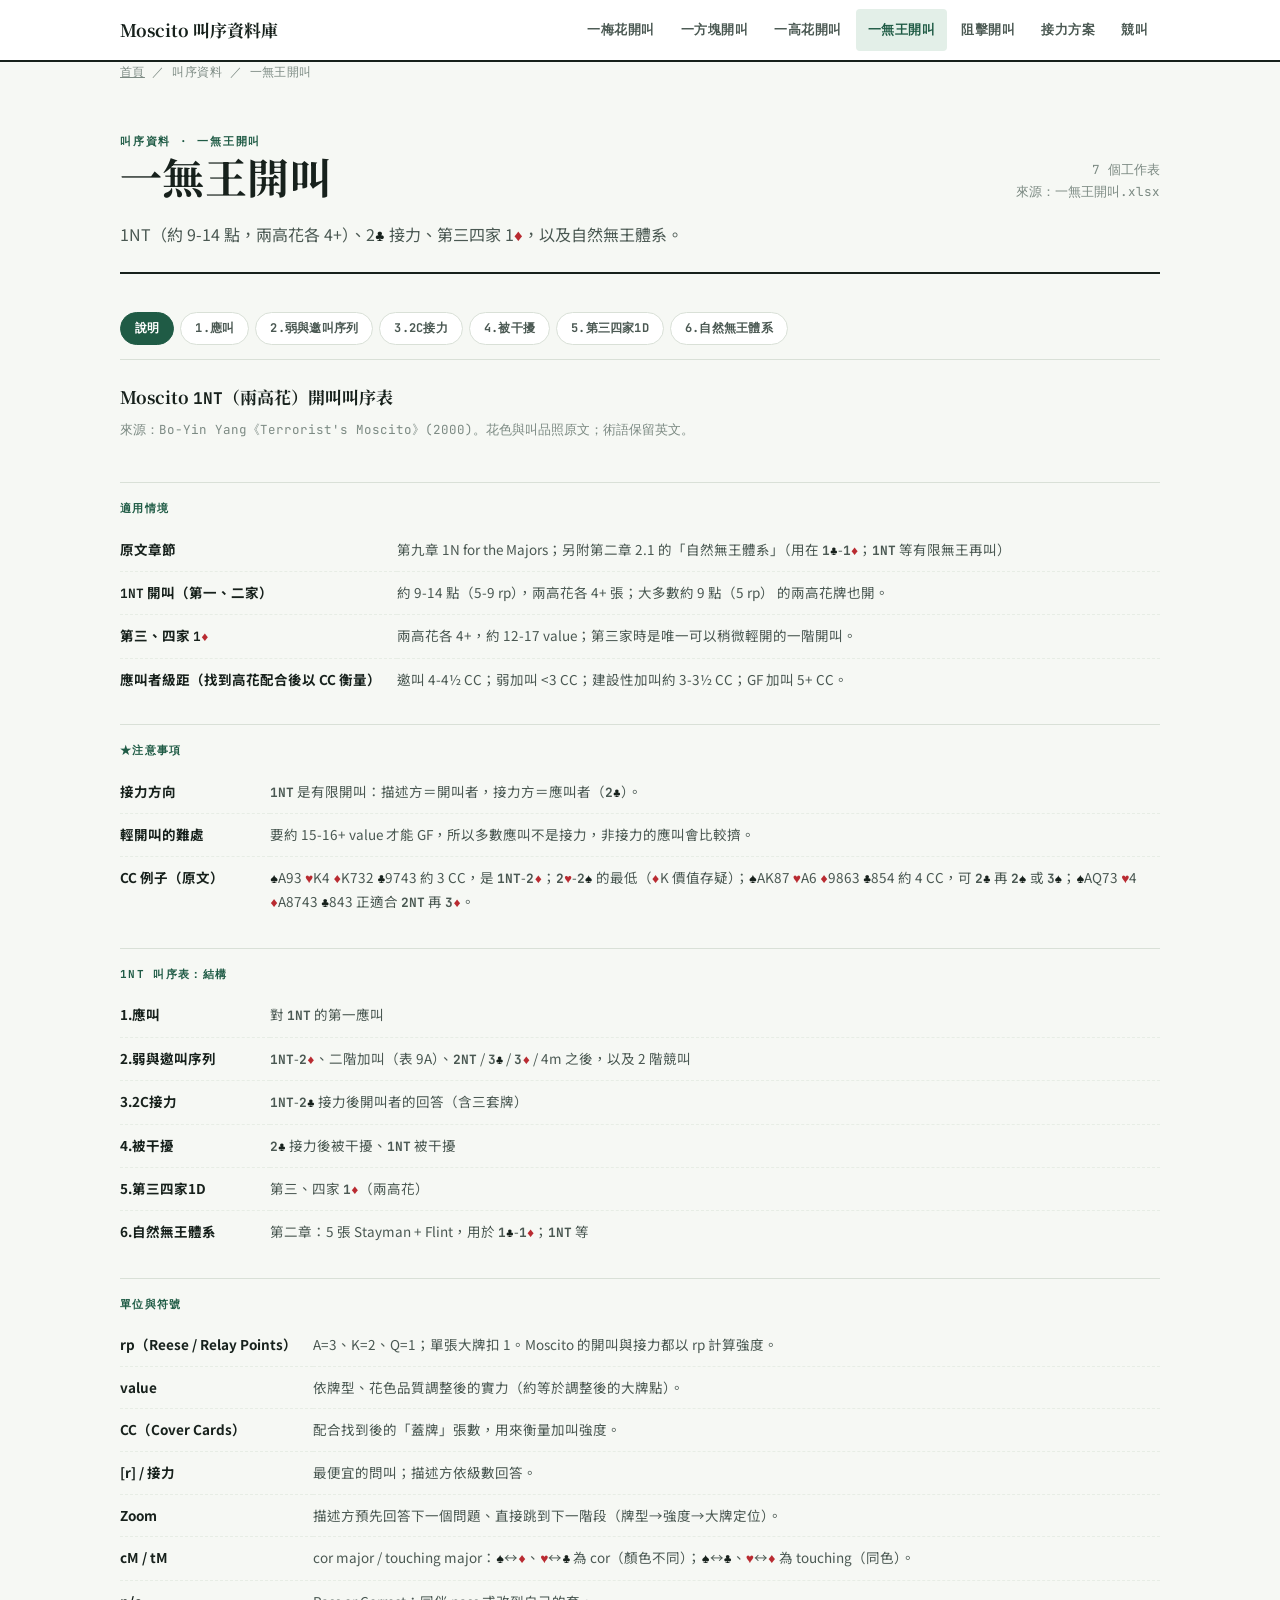
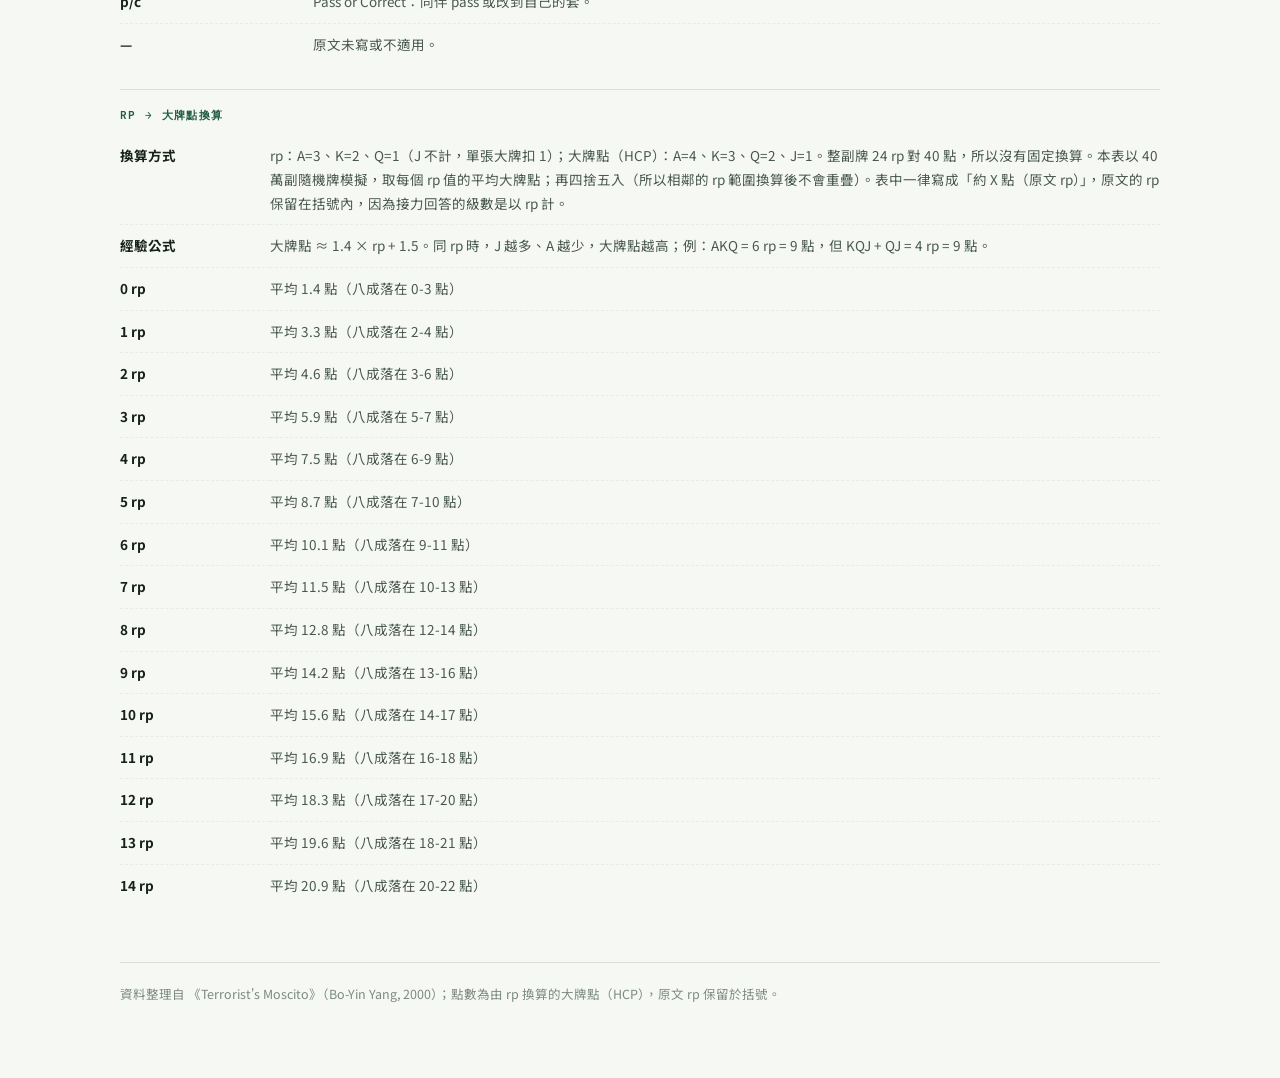
<file: 網站/叫序資料/一無王開叫.html>
<!doctype html>
<html lang="zh-Hant">
<head>
<meta charset="utf-8">
<meta name="viewport" content="width=device-width, initial-scale=1">
<title>一無王開叫 ｜ 叫序資料 ｜ Moscito 叫序資料庫</title>
<meta name="description" content="一無王開叫 的完整叫序資料表">
<link rel="preconnect" href="https://fonts.googleapis.com">
<link rel="preconnect" href="https://fonts.gstatic.com" crossorigin>
<link rel="stylesheet" href="https://fonts.googleapis.com/css2?family=JetBrains+Mono:wght@500;700&family=Noto+Sans+TC:wght@400;500;700&family=Noto+Serif+TC:wght@600;700&display=swap">
<link rel="stylesheet" href="../assets/style.css">
</head>
<body>
<nav class="site-nav"><div class="nav-inner"><a class="nav-brand" href="../index.html">Moscito 叫序資料庫</a><button class="nav-toggle" aria-label="開啟選單" type="button"><svg viewBox="0 0 24 24" fill="none" stroke="currentColor" stroke-width="2"><path d="M3 6h18M3 12h18M3 18h18"/></svg></button><ul class="nav-links" role="menubar"><li class="nav-item" role="none"><a class="nav-link" href="../叫序資料/一梅花開叫.html">一梅花開叫</a></li><li class="nav-item" role="none"><a class="nav-link" href="../叫序資料/一方塊開叫.html">一方塊開叫</a></li><li class="nav-item" role="none"><a class="nav-link" href="../叫序資料/一高花開叫.html">一高花開叫</a></li><li class="nav-item" role="none"><a class="nav-link is-active" href="../叫序資料/一無王開叫.html">一無王開叫</a></li><li class="nav-item" role="none"><a class="nav-link" href="../叫序資料/阻擊開叫.html">阻擊開叫</a></li><li class="nav-item" role="none"><a class="nav-link" href="../叫序資料/接力方案.html">接力方案</a></li><li class="nav-item" role="none"><a class="nav-link" href="../叫序資料/競叫.html">競叫</a></li></ul></div></nav>
<div class="wrap">

<div class="crumb"><a href="../index.html">首頁</a> ／ 叫序資料 ／ 一無王開叫</div>
<header class="page-head">
  <div class="mast">
    <div>
      <div class="eyebrow">叫序資料 · 一無王開叫</div>
      <h1>一無王開叫</h1>
    </div>
    <div class="mast-meta">7 個工作表<br>來源：一無王開叫.xlsx</div>
  </div>
  <p class="lede">1NT（約 9-14 點，兩高花各 4+）、2<span class="s b">♣</span> 接力、第三四家 1<span class="s r">♦</span>，以及自然無王體系。</p>
</header>
<section><div class="sheet-tabs" data-sheet-tabs="#一無王開叫-panels"><button class="sheet-tab is-active" data-target="sheet-1">說明</button><button class="sheet-tab" data-target="sheet-2">1.應叫</button><button class="sheet-tab" data-target="sheet-3">2.弱與邀叫序列</button><button class="sheet-tab" data-target="sheet-4">3.2C接力</button><button class="sheet-tab" data-target="sheet-5">4.被干擾</button><button class="sheet-tab" data-target="sheet-6">5.第三四家1D</button><button class="sheet-tab" data-target="sheet-7">6.自然無王體系</button></div><div id="一無王開叫-panels"><div class="sheet-panel is-active" id="sheet-1"><div class="lead-block"><div class="lead-title">Moscito <span class="bid">1NT</span>（兩高花）開叫叫序表</div><div class="lead-context">來源：Bo-Yin Yang《Terrorist&#x27;s Moscito》(2000)。花色與叫品照原文；術語保留英文。</div></div><table class="deftable"><tbody></tbody></table><div class="deftable-sub">適用情境</div><table class="deftable"><tbody><tr><td>原文章節</td><td>第九章 1N for the Majors；另附第二章 2.1 的「自然無王體系」（用在 <span class="bid">1<span class="s b">♣</span></span>-<span class="bid">1<span class="s r">♦</span></span>；<span class="bid">1NT</span> 等有限無王再叫）</td></tr><tr><td><span class="bid">1NT</span> 開叫（第一、二家）</td><td>約 9-14 點（5-9 rp），兩高花各 4+ 張；大多數約 9 點（5 rp） 的兩高花牌也開。</td></tr><tr><td>第三、四家 <span class="bid">1<span class="s r">♦</span></span></td><td>兩高花各 4+，約 12-17 value；第三家時是唯一可以稍微輕開的一階開叫。</td></tr><tr><td>應叫者級距（找到高花配合後以 CC 衡量）</td><td>邀叫 4-4½ CC；弱加叫 &lt;3 CC；建設性加叫約 3-3½ CC；GF 加叫 5+ CC。</td></tr></tbody></table><div class="deftable-sub">★注意事項</div><table class="deftable"><tbody><tr><td>接力方向</td><td><span class="bid">1NT</span> 是有限開叫：描述方＝開叫者，接力方＝應叫者（<span class="bid">2<span class="s b">♣</span></span>）。</td></tr><tr><td>輕開叫的難處</td><td>要約 15-16+ value 才能 GF，所以多數應叫不是接力，非接力的應叫會比較擠。</td></tr><tr><td>CC 例子（原文）</td><td><span class="s b">♠</span>A93 <span class="s r">♥</span>K4 <span class="s r">♦</span>K732 <span class="s b">♣</span>9743 約 3 CC，是 <span class="bid">1NT</span>-<span class="bid">2<span class="s r">♦</span></span>；<span class="bid">2<span class="s r">♥</span></span>-<span class="bid">2<span class="s b">♠</span></span> 的最低（<span class="s r">♦</span>K 價值存疑）；<span class="s b">♠</span>AK87 <span class="s r">♥</span>A6 <span class="s r">♦</span>9863 <span class="s b">♣</span>854 約 4 CC，可 <span class="bid">2<span class="s b">♣</span></span> 再 <span class="bid">2<span class="s b">♠</span></span> 或 <span class="bid">3<span class="s b">♠</span></span>；<span class="s b">♠</span>AQ73 <span class="s r">♥</span>4 <span class="s r">♦</span>A8743 <span class="s b">♣</span>843 正適合 <span class="bid">2NT</span> 再 <span class="bid">3<span class="s r">♦</span></span>。</td></tr></tbody></table><div class="deftable-sub">1NT 叫序表：結構</div><table class="deftable"><tbody><tr><td>1.應叫</td><td>對 <span class="bid">1NT</span> 的第一應叫</td></tr><tr><td>2.弱與邀叫序列</td><td><span class="bid">1NT</span>-<span class="bid">2<span class="s r">♦</span></span>、二階加叫（表 9A）、<span class="bid">2NT</span> / <span class="bid">3<span class="s b">♣</span></span> / <span class="bid">3<span class="s r">♦</span></span> / 4m 之後，以及 2 階競叫</td></tr><tr><td>3.2C接力</td><td><span class="bid">1NT</span>-<span class="bid">2<span class="s b">♣</span></span> 接力後開叫者的回答（含三套牌）</td></tr><tr><td>4.被干擾</td><td><span class="bid">2<span class="s b">♣</span></span> 接力後被干擾、<span class="bid">1NT</span> 被干擾</td></tr><tr><td>5.第三四家1D</td><td>第三、四家 <span class="bid">1<span class="s r">♦</span></span>（兩高花）</td></tr><tr><td>6.自然無王體系</td><td>第二章：5 張 Stayman + Flint，用於 <span class="bid">1<span class="s b">♣</span></span>-<span class="bid">1<span class="s r">♦</span></span>；<span class="bid">1NT</span> 等</td></tr></tbody></table><div class="deftable-sub">單位與符號</div><table class="deftable"><tbody><tr><td>rp（Reese / Relay Points）</td><td>A=3、K=2、Q=1；單張大牌扣 1。Moscito 的開叫與接力都以 rp 計算強度。</td></tr><tr><td>value</td><td>依牌型、花色品質調整後的實力（約等於調整後的大牌點）。</td></tr><tr><td>CC（Cover Cards）</td><td>配合找到後的「蓋牌」張數，用來衡量加叫強度。</td></tr><tr><td>[r] / 接力</td><td>最便宜的問叫；描述方依級數回答。</td></tr><tr><td>Zoom</td><td>描述方預先回答下一個問題、直接跳到下一階段（牌型→強度→大牌定位）。</td></tr><tr><td>cM / tM</td><td>cor major / touching major：<span class="s b">♠</span>↔<span class="s r">♦</span>、<span class="s r">♥</span>↔<span class="s b">♣</span> 為 cor（顏色不同）；<span class="s b">♠</span>↔<span class="s b">♣</span>、<span class="s r">♥</span>↔<span class="s r">♦</span> 為 touching（同色）。</td></tr><tr><td>p/c</td><td>Pass or Correct：同伴 pass 或改到自己的套。</td></tr><tr><td>—</td><td>原文未寫或不適用。</td></tr></tbody></table><div class="deftable-sub">rp → 大牌點換算</div><table class="deftable"><tbody><tr><td>換算方式</td><td>rp：A=3、K=2、Q=1（J 不計，單張大牌扣 1）；大牌點（HCP）：A=4、K=3、Q=2、J=1。整副牌 24 rp 對 40 點，所以沒有固定換算。本表以 40 萬副隨機牌模擬，取每個 rp 值的平均大牌點；再四捨五入（所以相鄰的 rp 範圍換算後不會重疊）。表中一律寫成「約 X 點（原文 rp）」，原文的 rp 保留在括號內，因為接力回答的級數是以 rp 計。</td></tr><tr><td>經驗公式</td><td>大牌點 ≈ 1.4 × rp + 1.5。同 rp 時，J 越多、A 越少，大牌點越高；例：AKQ = 6 rp = 9 點，但 KQJ + QJ = 4 rp = 9 點。</td></tr><tr><td>0 rp</td><td>平均 1.4 點（八成落在 0-3 點）</td></tr><tr><td>1 rp</td><td>平均 3.3 點（八成落在 2-4 點）</td></tr><tr><td>2 rp</td><td>平均 4.6 點（八成落在 3-6 點）</td></tr><tr><td>3 rp</td><td>平均 5.9 點（八成落在 5-7 點）</td></tr><tr><td>4 rp</td><td>平均 7.5 點（八成落在 6-9 點）</td></tr><tr><td>5 rp</td><td>平均 8.7 點（八成落在 7-10 點）</td></tr><tr><td>6 rp</td><td>平均 10.1 點（八成落在 9-11 點）</td></tr><tr><td>7 rp</td><td>平均 11.5 點（八成落在 10-13 點）</td></tr><tr><td>8 rp</td><td>平均 12.8 點（八成落在 12-14 點）</td></tr><tr><td>9 rp</td><td>平均 14.2 點（八成落在 13-16 點）</td></tr><tr><td>10 rp</td><td>平均 15.6 點（八成落在 14-17 點）</td></tr><tr><td>11 rp</td><td>平均 16.9 點（八成落在 16-18 點）</td></tr><tr><td>12 rp</td><td>平均 18.3 點（八成落在 17-20 點）</td></tr><tr><td>13 rp</td><td>平均 19.6 點（八成落在 18-21 點）</td></tr><tr><td>14 rp</td><td>平均 20.9 點（八成落在 20-22 點）</td></tr></tbody></table></div><div class="sheet-panel" id="sheet-2"><div class="lead-block"><div class="lead-title">對 <span class="bid">1NT</span> 開叫的應叫</div><div class="lead-context"><span class="bid">1NT</span> – ？　（<span class="bid">1NT</span> = 約 9-14 點（5-9 rp），兩高花各 4+；第一、二家）</div></div><div class="table-scroll"><table class="bidtbl"><thead><tr><th>應叫者叫品</th><th>含義</th><th>後續</th></tr></thead><tbody><tr><td><span class="bid">2<span class="s b">♣</span></span></td><td>接力：任何 GF，或對某高花有 3+ 支持、4 CC 的邀叫，不適合其他叫品</td><td class="cell-muted">見表<a class="jump-link" data-sheet="sheet-4">3</a></td></tr><tr><td><span class="bid">2<span class="s r">♦</span></span></td><td>傀儡 <span class="bid">2<span class="s r">♥</span></span>：可為 (1) 弱，止叫 <span class="bid">2<span class="s r">♥</span></span>；(2) 建設性加叫到 <span class="bid">2<span class="s b">♠</span></span>；(3) 不屬其他叫品的邀叫牌</td><td class="cell-muted">見表<a class="jump-link" data-sheet="sheet-3">2</a></td></tr><tr><td><span class="bid">2<span class="s r">♥</span></span></td><td>建設性（≥3 CC），自然，3+<span class="s r">♥</span></td><td class="cell-muted">見表<a class="jump-link" data-sheet="sheet-3">2</a>（表 9A）</td></tr><tr><td><span class="bid">2<span class="s b">♠</span></span></td><td>止叫（&lt;3 CC），自然，3+<span class="s b">♠</span></td><td class="cell-muted">見表<a class="jump-link" data-sheet="sheet-3">2</a>（表 9A）</td></tr><tr><td><span class="bid">2NT</span></td><td>傀儡 <span class="bid">3<span class="s b">♣</span></span>：<span class="s b">♣</span> 套，或某高花支持 + 另一高花單缺的邀叫以上（之後 3M）</td><td class="cell-muted">見表<a class="jump-link" data-sheet="sheet-3">2</a></td></tr><tr><td><span class="bid">3<span class="s b">♣</span></span></td><td>轉移 <span class="s r">♦</span>；可能是配合跳叫的前奏</td><td class="cell-muted">見表<a class="jump-link" data-sheet="sheet-3">2</a></td></tr><tr><td><span class="bid">3<span class="s r">♦</span></span></td><td>建設性，某高花 5+ 支持，約 3 CC（<span class="bid">4<span class="s b">♣</span></span> / <span class="bid">4<span class="s r">♦</span></span> 是同樣牌但有成局值）</td><td class="cell-muted">見表<a class="jump-link" data-sheet="sheet-3">2</a></td></tr><tr><td><span class="bid">3<span class="s r">♥</span></span> / <span class="bid">3<span class="s b">♠</span></span></td><td>競叫加叫（可能只有 4 支持），約 2½-3 CC</td><td class="cell-muted">—</td></tr><tr><td><span class="bid">3NT</span> / <span class="bid">4<span class="s r">♥</span></span> / <span class="bid">4<span class="s b">♠</span></span></td><td>止叫</td><td class="cell-muted">—</td></tr><tr><td><span class="bid">4<span class="s b">♣</span></span> / <span class="bid">4<span class="s r">♦</span></span></td><td>同 <span class="bid">3<span class="s r">♦</span></span> 的牌型但有成局值</td><td class="cell-muted">開叫者下一級 = 溫和滿貫試探</td></tr></tbody></table></div></div><div class="sheet-panel" id="sheet-3"><div class="lead-block"><div class="lead-title">部分合約與成局試探序列</div><div class="lead-context"><span class="bid">1NT</span> – <span class="bid">2<span class="s r">♦</span></span> / <span class="bid">2<span class="s r">♥</span></span> / <span class="bid">2<span class="s b">♠</span></span> / <span class="bid">2NT</span> / <span class="bid">3<span class="s b">♣</span></span> / <span class="bid">3<span class="s r">♦</span></span> / 4m 之後；被加叫時除非開叫者有快贏墩 + 牌型，否則不要試成局</div></div><div class="table-scroll"><table class="bidtbl"><thead><tr><th>序列</th><th>叫品</th><th>含義</th><th>後續</th></tr></thead><tbody><tr class="subhead"><td colspan="4"><span class="bid">1NT</span>–<span class="bid">2<span class="s r">♦</span></span> 後開叫者</td></tr><tr><td><span class="bid">1NT</span>–<span class="bid">2<span class="s r">♦</span></span></td><td><span class="bid">2<span class="s r">♥</span></span></td><td>通常叫這個</td><td class="cell-muted">應叫者再叫 <span class="bid">2<span class="s b">♠</span></span>～<span class="bid">3<span class="s r">♦</span></span> = 自然；對 <span class="bid">2NT</span> 開叫者應示 4 張低花</td></tr><tr><td><span class="bid">1NT</span>–<span class="bid">2<span class="s r">♦</span></span></td><td><span class="bid">2<span class="s b">♠</span></span></td><td>有牌型的最高，5+<span class="s b">♠</span>，通常只有 <span class="bid">4<span class="s r">♥</span></span>（此處不是 p/c，因為應叫者常是 3-3 高花）</td><td class="cell-muted">—</td></tr><tr><td><span class="bid">1NT</span>–<span class="bid">2<span class="s r">♦</span></span></td><td><span class="bid">2NT</span></td><td>最高，<span class="s b">♣</span> 單缺（不均型；通常 5+<span class="s r">♥</span>，也可 4-4-4-1 或 4-4-5-0）</td><td class="cell-muted"><span class="bid">3<span class="s b">♣</span></span> / <span class="bid">3<span class="s r">♦</span></span> / <span class="bid">3<span class="s r">♥</span></span> 不逼，其他逼叫一輪</td></tr><tr><td><span class="bid">1NT</span>–<span class="bid">2<span class="s r">♦</span></span></td><td><span class="bid">3<span class="s b">♣</span></span></td><td>最高，<span class="s r">♦</span> 單缺（同上）</td><td class="cell-muted">同上</td></tr><tr><td><span class="bid">1NT</span>–<span class="bid">2<span class="s r">♦</span></span></td><td><span class="bid">3<span class="s r">♦</span></span></td><td>最高，6+<span class="s r">♥</span></td><td class="cell-muted">—</td></tr><tr><td><span class="bid">1NT</span>–<span class="bid">2<span class="s r">♦</span></span></td><td><span class="bid">3<span class="s r">♥</span></span></td><td>最高 4-5-2-2 型，罕見</td><td class="cell-muted">—</td></tr><tr class="note-row"><td colspan="4">＊ 例：<span class="s b">♠</span>AQxx <span class="s r">♥</span>AKJxx <span class="s r">♦</span>xx <span class="s b">♣</span>xx 剛好夠 <span class="bid">3<span class="s r">♥</span></span>；<span class="s b">♠</span>AJxx <span class="s r">♥</span>AQxxx <span class="s r">♦</span>KJx <span class="s b">♣</span>x 是 <span class="bid">2NT</span> 的最低；<span class="s b">♠</span>AQxxx <span class="s r">♥</span>AQxxx <span class="s r">♦</span>xx <span class="s b">♣</span>x 較典型的 <span class="bid">2NT</span>（同伴可能有長低花，對你的單缺不能直接叫 <span class="bid">3NT</span>）；<span class="s b">♠</span>xxxx <span class="s r">♥</span>AKJxxx <span class="s r">♦</span>Ax <span class="s b">♣</span>x 是好的 <span class="bid">3<span class="s r">♦</span></span>；<span class="s b">♠</span>AKxx <span class="s r">♥</span>AQxx <span class="s r">♦</span>— <span class="s b">♣</span>xxxxx 是罕見只有 4-4 高花也叫 <span class="bid">2NT</span> 的牌。共同點：有牌型的快速贏墩。</td></tr><tr class="subhead"><td colspan="4">表 9A：二階加叫後開叫者的成局試探</td></tr><tr><td><span class="bid">1NT</span>–<span class="bid">2<span class="s r">♥</span></span>（建設性）</td><td><span class="bid">2NT</span></td><td>自然邀叫（最高，常均型），後續自然不逼</td><td class="cell-muted">開叫者不必像對 <span class="bid">2<span class="s r">♦</span></span> 那麼好的牌就可以行動</td></tr><tr><td><span class="bid">1NT</span>–<span class="bid">2<span class="s r">♥</span></span></td><td><span class="bid">2<span class="s b">♠</span></span></td><td>自然（<span class="s b">♠</span> 較長），最高，邀叫；後續自然</td><td class="cell-muted">—</td></tr><tr><td><span class="bid">1NT</span>–<span class="bid">2<span class="s r">♥</span></span></td><td><span class="bid">3<span class="s b">♣</span></span> / <span class="bid">3<span class="s r">♦</span></span></td><td>片段，主 <span class="s r">♥</span>，最高</td><td class="cell-muted">—</td></tr><tr><td><span class="bid">1NT</span>–<span class="bid">2<span class="s r">♥</span></span></td><td><span class="bid">3<span class="s r">♥</span></span></td><td>自然，主 <span class="s r">♥</span>，通常 5-5 / 4-6</td><td class="cell-muted">—</td></tr><tr><td><span class="bid">1NT</span>–<span class="bid">2<span class="s r">♥</span></span></td><td><span class="bid">3<span class="s b">♠</span></span> / <span class="bid">3NT</span> / <span class="bid">4<span class="s r">♥</span></span></td><td>自然，強</td><td class="cell-muted">—</td></tr><tr><td><span class="bid">1NT</span>–<span class="bid">2<span class="s r">♥</span></span></td><td><span class="bid">4<span class="s b">♣</span></span> / <span class="bid">4<span class="s r">♦</span></span></td><td>片段，長 <span class="s r">♥</span>，滿貫試探</td><td class="cell-muted">—</td></tr><tr><td><span class="bid">1NT</span>–<span class="bid">2<span class="s b">♠</span></span>（競叫）</td><td><span class="bid">2NT</span></td><td>最高，<span class="s b">♠</span> 較長</td><td class="cell-muted">—</td></tr><tr><td><span class="bid">1NT</span>–<span class="bid">2<span class="s b">♠</span></span></td><td><span class="bid">3<span class="s b">♣</span></span> / <span class="bid">3<span class="s r">♦</span></span></td><td>最高，<span class="bid">4<span class="s b">♠</span></span>，片段（單缺在另一低花）</td><td class="cell-muted">—</td></tr><tr><td><span class="bid">1NT</span>–<span class="bid">2<span class="s b">♠</span></span></td><td><span class="bid">3<span class="s r">♥</span></span></td><td>最高，<span class="bid">4<span class="s b">♠</span></span>，6+<span class="s r">♥</span></td><td class="cell-muted">—</td></tr><tr><td><span class="bid">1NT</span>–<span class="bid">2<span class="s b">♠</span></span></td><td><span class="bid">3<span class="s b">♠</span></span></td><td>最高，6+<span class="s b">♠</span></td><td class="cell-muted">—</td></tr><tr><td><span class="bid">1NT</span>–<span class="bid">2<span class="s r">♦</span></span>；<span class="bid">2<span class="s r">♥</span></span>–<span class="bid">2<span class="s b">♠</span></span>（建設性）</td><td><span class="bid">2NT</span></td><td>自然（最高，<span class="bid">4<span class="s b">♠</span></span>，常均型）</td><td class="cell-muted">—</td></tr><tr><td><span class="bid">1NT</span>–<span class="bid">2<span class="s r">♦</span></span>；<span class="bid">2<span class="s r">♥</span></span>–<span class="bid">2<span class="s b">♠</span></span></td><td><span class="bid">3<span class="s b">♣</span></span> / <span class="bid">3<span class="s r">♦</span></span></td><td>5+<span class="s b">♠</span>，片段</td><td class="cell-muted">—</td></tr><tr><td><span class="bid">1NT</span>–<span class="bid">2<span class="s r">♦</span></span>；<span class="bid">2<span class="s r">♥</span></span>–<span class="bid">2<span class="s b">♠</span></span></td><td><span class="bid">3<span class="s r">♥</span></span></td><td>長 <span class="s r">♥</span>，大牌點最低</td><td class="cell-muted">—</td></tr><tr><td><span class="bid">1NT</span>–<span class="bid">2<span class="s r">♦</span></span>；<span class="bid">2<span class="s r">♥</span></span>–<span class="bid">2<span class="s b">♠</span></span></td><td><span class="bid">3<span class="s b">♠</span></span></td><td>直接邀叫，長 <span class="s b">♠</span></td><td class="cell-muted">—</td></tr><tr><td><span class="bid">1NT</span>–<span class="bid">2<span class="s r">♦</span></span>；<span class="bid">2<span class="s r">♥</span></span>–<span class="bid">2<span class="s b">♠</span></span></td><td>跳叫</td><td><span class="s b">♠</span> 滿貫試探</td><td class="cell-muted">—</td></tr><tr><td><span class="bid">1NT</span>–<span class="bid">2<span class="s r">♦</span></span>；<span class="bid">2<span class="s r">♥</span></span></td><td><span class="bid">3<span class="s r">♥</span></span> / <span class="bid">3<span class="s b">♠</span></span>（應叫者）</td><td>均型 4 張加叫、很多軟值：不介意面對大牌最高打 <span class="bid">3NT</span>，但面對牌型牌沒什麼用</td><td class="cell-muted">—</td></tr><tr class="note-row"><td colspan="4">＊ 例：<span class="s b">♠</span>AJxxx <span class="s r">♥</span>xxxx <span class="s r">♦</span>AQxx <span class="s b">♣</span>x 只能無奈 pass 2M，對 <span class="bid">2<span class="s r">♦</span></span>–<span class="bid">2<span class="s r">♥</span></span>–<span class="bid">2<span class="s b">♠</span></span> 可進一步叫 <span class="bid">3<span class="s r">♦</span></span>；<span class="s b">♠</span>AJxx <span class="s r">♥</span>AJxxx <span class="s r">♦</span>Axx <span class="s b">♣</span>x 三個序列都叫 <span class="bid">3<span class="s r">♦</span></span>，甚至可能滿貫但沒空間找。</td></tr><tr class="subhead"><td colspan="4">其他</td></tr><tr><td><span class="bid">1NT</span>–<span class="bid">2NT</span></td><td><span class="bid">3<span class="s b">♣</span></span></td><td>開叫者通常傀儡到 <span class="bid">3<span class="s b">♣</span></span>（也可 <span class="bid">3<span class="s r">♦</span></span> = 配合 <span class="s b">♣</span> 最高或牌型多；3M = 最高強 6 張）</td><td class="cell-muted">應叫者：Pass = 打 <span class="bid">3<span class="s b">♣</span></span>（可到 <span class="s b">♠</span>xx <span class="s r">♥</span>xx <span class="s r">♦</span>Kxx <span class="s b">♣</span>AQJxxx）；<span class="bid">3<span class="s r">♦</span></span> = 某高花（迷你）單缺 + 另一高花 4+ 支持，4 CC（開叫者 3M p/c；應叫者對 3M 叫 <span class="bid">3NT</span> = 對 M 溫和滿貫試探）；3M = 配合 <span class="s b">♣</span> 與該高花，4 CC；<span class="bid">3NT</span> = <span class="s b">♣</span> 1 失墩、最低 GF；<span class="bid">4<span class="s b">♣</span></span> / <span class="bid">4<span class="s r">♦</span></span> = <span class="s r">♥</span> / <span class="s b">♠</span> 溫和滿貫試探，好套；4M = 集中在 <span class="s b">♣</span> 與 M，無旁控制</td></tr><tr><td><span class="bid">1NT</span>–<span class="bid">3<span class="s b">♣</span></span></td><td><span class="bid">3<span class="s r">♦</span></span></td><td>開叫者通常叫 <span class="bid">3<span class="s r">♦</span></span></td><td class="cell-muted">應叫者後續同 <span class="bid">1NT</span>–<span class="bid">2NT</span>；<span class="bid">3<span class="s b">♣</span></span>；開叫者 3M = 強 6 張；<span class="bid">3NT</span> 以上 = 配合 <span class="s r">♦</span></td></tr><tr><td><span class="bid">1NT</span>–<span class="bid">3<span class="s r">♦</span></span></td><td><span class="bid">3<span class="s r">♥</span></span> / <span class="bid">3<span class="s b">♠</span></span></td><td>p/c</td><td class="cell-muted">—</td></tr><tr><td><span class="bid">1NT</span>–<span class="bid">3<span class="s r">♦</span></span></td><td><span class="bid">4<span class="s b">♣</span></span></td><td>對同伴的套滿貫試探（應叫者轉移）</td><td class="cell-muted">—</td></tr><tr><td><span class="bid">1NT</span>–<span class="bid">3<span class="s r">♦</span></span></td><td><span class="bid">4<span class="s r">♦</span></span></td><td>請從另一邊打成局（應叫者轉移）</td><td class="cell-muted">—</td></tr><tr><td><span class="bid">1NT</span>–<span class="bid">4<span class="s b">♣</span></span> / <span class="bid">4<span class="s r">♦</span></span></td><td>下一級</td><td>溫和滿貫試探</td><td class="cell-muted">—</td></tr><tr class="note-row"><td colspan="4">＊ 對方插叫時：X = 懲罰（最高，3+ 該低花）；3M = 最高，6+M，邀叫（小心同伴可能單缺）。</td></tr><tr class="subhead"><td colspan="4">2 階的競叫序列</td></tr><tr><td><span class="bid">1NT</span>–<span class="bid">2<span class="s r">♦</span></span>–(X)</td><td>Pass / XX / <span class="bid">2<span class="s r">♥</span></span></td><td>Pass = 可以打 <span class="s r">♦</span>（3+<span class="s r">♦</span>）；XX = 只有 <span class="bid">4<span class="s r">♥</span></span> 也願意競叫；<span class="bid">2<span class="s r">♥</span></span> = 不能叫別的；其他不變</td><td class="cell-muted">—</td></tr><tr><td><span class="bid">1NT</span>–<span class="bid">2<span class="s r">♦</span></span>–(3m)</td><td>X / <span class="bid">3<span class="s r">♥</span></span></td><td>直接 X = t/o，最高；重開 X = 可選擇性；<span class="bid">3<span class="s r">♥</span></span> = 找 5 張高花</td><td class="cell-muted">—</td></tr><tr><td><span class="bid">1NT</span>–<span class="bid">2<span class="s r">♦</span></span>–(<span class="bid">2NT</span>)</td><td>—</td><td>Unusual vs Unusual</td><td class="cell-muted">—</td></tr><tr><td><span class="bid">1NT</span>–<span class="bid">2<span class="s r">♦</span></span>–(高花)</td><td>X</td><td>懲罰</td><td class="cell-muted">—</td></tr><tr><td><span class="bid">1NT</span>–2M–(X)</td><td>XX / 延遲 X</td><td>XX = 加值，不均型，只有 4 張；延遲 X = 均型有加值</td><td class="cell-muted">—</td></tr><tr><td><span class="bid">1NT</span>–2M–(3m)</td><td>X / 花色</td><td>X = t/o；花色 = 盡量自然，邀叫；重開 X = 懲罰</td><td class="cell-muted">—</td></tr></tbody></table></div></div><div class="sheet-panel" id="sheet-4"><div class="lead-block"><div class="lead-title"><span class="bid">1NT</span>–<span class="bid">2<span class="s b">♣</span></span> 接力之後</div><div class="lead-context"><span class="bid">1NT</span> – <span class="bid">2<span class="s b">♣</span></span>（GF，或 3+ 支持的高花邀叫）– ？　開叫者第一次回答時已 Zoom（比一般 2/3 套方案低一級）</div></div><div class="table-scroll"><table class="bidtbl"><thead><tr><th>序列</th><th>開叫者叫品</th><th>含義</th><th>應叫者接力</th><th>備註</th></tr></thead><tbody><tr><td><span class="bid">1NT</span>–<span class="bid">2<span class="s b">♣</span></span></td><td><span class="bid">2<span class="s r">♦</span></span></td><td><span class="s r">♥</span> 較長</td><td><span class="bid">2<span class="s r">♥</span></span></td><td class="cell-muted"><span class="bid">2<span class="s r">♥</span></span> = GF 接力（照 2/3 套方案）。其他：<span class="bid">2<span class="s b">♠</span></span> / <span class="bid">3<span class="s r">♥</span></span> / <span class="bid">3<span class="s b">♠</span></span> = 邀叫不逼（接受時描述性）；<span class="bid">2NT</span> = <span class="bid">3<span class="s r">♥</span></span> 不逼；3m = GF 自然；4m = 對 cM 滿貫試探，另一高花單缺</td></tr><tr class="ladder-parent" data-group="ladder-group-4-1"><td><button class="ladder-toggle" type="button" aria-expanded="false"><span class="tri">▸</span></button><span class="bid">1NT</span>–<span class="bid">2<span class="s b">♣</span></span></td><td><span class="bid">2<span class="s r">♥</span></span></td><td>兩高花等長（4-4 或 5-5）</td><td><span class="bid">2<span class="s b">♠</span></span></td><td class="cell-muted"><span class="bid">2<span class="s b">♠</span></span> = GF 接力；其他同上，但 <span class="bid">2NT</span> 傾向示 1-2 張 3 張高花</td></tr><tr class="ladder-child" data-group="ladder-group-4-1" hidden><td><span class="bid">1NT</span>–<span class="bid">2<span class="s b">♣</span></span>；<span class="bid">2<span class="s r">♥</span></span>–<span class="bid">2<span class="s b">♠</span></span></td><td><span class="bid">2NT</span></td><td>4-4 高花，4432</td><td><span class="bid">3<span class="s b">♣</span></span></td><td class="cell-muted">再接力示牌型與 rp</td></tr><tr class="ladder-child" data-group="ladder-group-4-1" hidden><td><span class="bid">1NT</span>–<span class="bid">2<span class="s b">♣</span></span>；<span class="bid">2<span class="s r">♥</span></span>–<span class="bid">2<span class="s b">♠</span></span></td><td><span class="bid">3<span class="s b">♣</span></span></td><td>5-5 高花</td><td>—</td><td class="cell-muted">轉入 10 張方案</td></tr><tr class="ladder-child" data-group="ladder-group-4-1" hidden><td><span class="bid">1NT</span>–<span class="bid">2<span class="s b">♣</span></span>；<span class="bid">2<span class="s r">♥</span></span>–<span class="bid">2<span class="s b">♠</span></span></td><td><span class="bid">3<span class="s r">♦</span></span></td><td>4-4-1-4 或 4-4-0-5</td><td><span class="bid">3<span class="s r">♥</span></span></td><td class="cell-muted"><span class="bid">3<span class="s b">♠</span></span> / <span class="bid">3NT</span> = 4-4-1-4；<span class="bid">4<span class="s b">♣</span></span>+ = 4-4-0-5</td></tr><tr class="ladder-child" data-group="ladder-group-4-1" hidden><td><span class="bid">1NT</span>–<span class="bid">2<span class="s b">♣</span></span>；<span class="bid">2<span class="s r">♥</span></span>–<span class="bid">2<span class="s b">♠</span></span></td><td><span class="bid">3<span class="s r">♥</span></span></td><td>4-4-4-1</td><td>—</td><td class="cell-muted">—</td></tr><tr class="ladder-child" data-group="ladder-group-4-1" hidden><td><span class="bid">1NT</span>–<span class="bid">2<span class="s b">♣</span></span>；<span class="bid">2<span class="s r">♥</span></span>–<span class="bid">2<span class="s b">♠</span></span></td><td><span class="bid">3<span class="s b">♠</span></span> / <span class="bid">3NT</span></td><td>4-4-5-0</td><td>—</td><td class="cell-muted">—</td></tr><tr><td><span class="bid">1NT</span>–<span class="bid">2<span class="s b">♣</span></span></td><td><span class="bid">2<span class="s b">♠</span></span></td><td><span class="s b">♠</span> 較長，<span class="s r">♦</span> 單缺</td><td><span class="bid">2NT</span></td><td class="cell-muted"><span class="bid">3<span class="s b">♣</span></span> / <span class="bid">3<span class="s r">♥</span></span> / <span class="bid">3<span class="s b">♠</span></span> = 不逼；<span class="bid">3<span class="s r">♦</span></span> = 任一高花單缺；<span class="bid">4<span class="s b">♣</span></span> = 單缺</td></tr><tr class="ladder-parent" data-group="ladder-group-4-2"><td><button class="ladder-toggle" type="button" aria-expanded="false"><span class="tri">▸</span></button><span class="bid">1NT</span>–<span class="bid">2<span class="s b">♣</span></span></td><td><span class="bid">2NT</span></td><td><span class="s b">♠</span> 較長，等餘牌或三套：5-4-2-2 / 5-4-0-4 / 5-4-4-0 / 6-5-1-1</td><td><span class="bid">3<span class="s b">♣</span></span></td><td class="cell-muted">應叫者也可 <span class="bid">3<span class="s r">♥</span></span> / <span class="bid">3<span class="s b">♠</span></span> = 不逼；<span class="bid">3<span class="s r">♦</span></span> = 查低花擋張</td></tr><tr class="ladder-child" data-group="ladder-group-4-2" hidden><td><span class="bid">1NT</span>–<span class="bid">2<span class="s b">♣</span></span>；<span class="bid">2NT</span>–<span class="bid">3<span class="s b">♣</span></span></td><td><span class="bid">3<span class="s r">♦</span></span></td><td>5-4-2-2</td><td>—</td><td class="cell-muted">—</td></tr><tr class="ladder-child" data-group="ladder-group-4-2" hidden><td><span class="bid">1NT</span>–<span class="bid">2<span class="s b">♣</span></span>；<span class="bid">2NT</span>–<span class="bid">3<span class="s b">♣</span></span></td><td><span class="bid">3<span class="s r">♥</span></span></td><td>5-4-0-4</td><td>—</td><td class="cell-muted">—</td></tr><tr class="ladder-child" data-group="ladder-group-4-2" hidden><td><span class="bid">1NT</span>–<span class="bid">2<span class="s b">♣</span></span>；<span class="bid">2NT</span>–<span class="bid">3<span class="s b">♣</span></span></td><td><span class="bid">3<span class="s b">♠</span></span> / <span class="bid">3NT</span></td><td>5-4-4-0，最高（約 13-14 點（8-9 rp））/ 最低（約 9-12 點（5-7 rp））</td><td>—</td><td class="cell-muted">—</td></tr><tr class="ladder-child" data-group="ladder-group-4-2" hidden><td><span class="bid">1NT</span>–<span class="bid">2<span class="s b">♣</span></span>；<span class="bid">2NT</span>–<span class="bid">3<span class="s b">♣</span></span></td><td><span class="bid">4<span class="s b">♣</span></span></td><td>6-5-1-1</td><td>—</td><td class="cell-muted">—</td></tr><tr class="ladder-child" data-group="ladder-group-4-2" hidden><td><span class="bid">1NT</span>–<span class="bid">2<span class="s b">♣</span></span>；<span class="bid">2NT</span>–<span class="bid">3<span class="s b">♣</span></span></td><td><span class="bid">4<span class="s r">♦</span></span> 以上</td><td>7-4-1-1，Zoom</td><td>—</td><td class="cell-muted">—</td></tr><tr class="ladder-parent" data-group="ladder-group-4-3"><td><button class="ladder-toggle" type="button" aria-expanded="false"><span class="tri">▸</span></button><span class="bid">1NT</span>–<span class="bid">2<span class="s b">♣</span></span></td><td><span class="bid">3<span class="s b">♣</span></span> 以上</td><td><span class="s b">♠</span> 較長，高片段，主序列（<span class="s b">♠</span>&gt;<span class="s r">♥</span>&gt;<span class="s r">♦</span>&gt;<span class="s b">♣</span>）</td><td>—</td><td class="cell-muted">一般 2/3 套主序列，但低一級</td></tr><tr class="ladder-child" data-group="ladder-group-4-3" hidden><td><span class="bid">1NT</span>–<span class="bid">2<span class="s b">♣</span></span></td><td><span class="bid">3<span class="s b">♣</span></span></td><td>5-4-3-1</td><td><span class="bid">3<span class="s r">♦</span></span></td><td class="cell-muted"><span class="bid">3<span class="s r">♦</span></span> 接力照常；應叫者 3M = 不逼；<span class="bid">4<span class="s b">♣</span></span> / <span class="bid">4<span class="s r">♦</span></span> / <span class="bid">4NT</span> = RKC，王牌 <span class="s r">♥</span> / <span class="s b">♠</span> / <span class="s r">♦</span></td></tr><tr class="subhead"><td colspan="5">三套牌速查（表 5C）</td></tr><tr><td>—</td><td>4-4-1-4</td><td><span class="bid">1NT</span>–<span class="bid">2<span class="s b">♣</span></span>；<span class="bid">2<span class="s r">♥</span></span>–<span class="bid">2<span class="s b">♠</span></span>；<span class="bid">2NT</span>–<span class="bid">3<span class="s r">♦</span></span>；<span class="bid">3<span class="s r">♥</span></span>–<span class="bid">3<span class="s b">♠</span></span> / <span class="bid">3NT</span></td><td>—</td><td class="cell-muted">—</td></tr><tr><td>—</td><td>4-4-0-5</td><td><span class="bid">1NT</span>–<span class="bid">2<span class="s b">♣</span></span>；<span class="bid">2<span class="s r">♥</span></span>–<span class="bid">2<span class="s b">♠</span></span>；<span class="bid">3<span class="s r">♦</span></span>–<span class="bid">3<span class="s r">♥</span></span>；<span class="bid">4<span class="s b">♣</span></span>+</td><td>—</td><td class="cell-muted">—</td></tr><tr><td>—</td><td>4-4-4-1</td><td><span class="bid">1NT</span>–<span class="bid">2<span class="s b">♣</span></span>；<span class="bid">2<span class="s r">♥</span></span>–<span class="bid">2<span class="s b">♠</span></span>；<span class="bid">3<span class="s r">♥</span></span></td><td>—</td><td class="cell-muted">—</td></tr><tr><td>—</td><td>4-4-5-0</td><td><span class="bid">1NT</span>–<span class="bid">2<span class="s b">♣</span></span>；<span class="bid">2<span class="s r">♥</span></span>–<span class="bid">2<span class="s b">♠</span></span>；<span class="bid">3<span class="s b">♠</span></span> / <span class="bid">3NT</span></td><td>—</td><td class="cell-muted">—</td></tr><tr><td>—</td><td>4-5-0-4</td><td><span class="bid">1NT</span>–<span class="bid">2<span class="s b">♣</span></span>；<span class="bid">2<span class="s r">♦</span></span>–<span class="bid">2<span class="s r">♥</span></span>；<span class="bid">2NT</span>–<span class="bid">3<span class="s b">♣</span></span>；<span class="bid">3<span class="s r">♥</span></span></td><td>—</td><td class="cell-muted">—</td></tr><tr><td>—</td><td>4-5-4-0</td><td><span class="bid">1NT</span>–<span class="bid">2<span class="s b">♣</span></span>；<span class="bid">2<span class="s r">♦</span></span>–<span class="bid">2<span class="s r">♥</span></span>；<span class="bid">2NT</span>–<span class="bid">3<span class="s b">♣</span></span>；<span class="bid">3<span class="s b">♠</span></span> / <span class="bid">3NT</span></td><td>—</td><td class="cell-muted">—</td></tr><tr><td>—</td><td>5-4-0-4</td><td><span class="bid">1NT</span>–<span class="bid">2<span class="s b">♣</span></span>；<span class="bid">2NT</span>–<span class="bid">3<span class="s b">♣</span></span>；<span class="bid">3<span class="s r">♥</span></span></td><td>—</td><td class="cell-muted">—</td></tr><tr><td>—</td><td>5-4-4-0</td><td><span class="bid">1NT</span>–<span class="bid">2<span class="s b">♣</span></span>；<span class="bid">2NT</span>–<span class="bid">3<span class="s b">♣</span></span>；<span class="bid">3<span class="s b">♠</span></span> / <span class="bid">3NT</span></td><td>—</td><td class="cell-muted">—</td></tr></tbody></table></div><div class="trap">＊ 表 5C 對 4-4-1-4 寫的是 <span class="bid">2NT</span>–<span class="bid">3<span class="s r">♦</span></span> 接力，對 4-4-0-5 寫 <span class="bid">3<span class="s r">♦</span></span>–<span class="bid">3<span class="s r">♥</span></span>，兩條路徑在原表有出入（推測 <span class="bid">2<span class="s r">♥</span></span>–<span class="bid">2<span class="s b">♠</span></span> 後 <span class="bid">3<span class="s r">♦</span></span> 接 <span class="bid">3<span class="s r">♥</span></span> 接力，<span class="bid">3<span class="s b">♠</span></span> / <span class="bid">3NT</span> = 4-4-1-4、<span class="bid">4<span class="s b">♣</span></span>+ = 4-4-0-5）；照原表列出。</div></div><div class="sheet-panel" id="sheet-5"><div class="lead-block"><div class="lead-title"><span class="bid">1NT</span> 開叫被干擾</div><div class="lead-context"><span class="bid">2<span class="s b">♣</span></span> 接力後被干擾，以及直接干擾 <span class="bid">1NT</span></div></div><div class="table-scroll"><table class="bidtbl"><thead><tr><th>序列</th><th>叫品</th><th>含義</th></tr></thead><tbody><tr class="subhead"><td colspan="3"><span class="bid">2<span class="s b">♣</span></span> 接力之後</td></tr><tr><td><span class="bid">1NT</span>–<span class="bid">2<span class="s b">♣</span></span>–(X / <span class="bid">2<span class="s r">♦</span></span>)</td><td>X / XX</td><td class="cell-muted">想打 <span class="bid">2<span class="s b">♣</span></span>XX 或 <span class="bid">2<span class="s r">♦</span></span>X：通常 3+ 張含大牌，只有 Hxx 時要最高；需要時下一級可繼續接力（照 Modified 2-suited 方案）</td></tr><tr><td><span class="bid">1NT</span>–<span class="bid">2<span class="s b">♣</span></span>–(X / <span class="bid">2<span class="s r">♦</span></span>)</td><td>Pass</td><td class="cell-muted"><span class="s b">♠</span> 比 <span class="s r">♥</span> 長，照 2/3 套方案繼續；但最高時該低花沒有 rp，最低時沒有兩張大牌</td></tr><tr><td><span class="bid">1NT</span>–<span class="bid">2<span class="s b">♣</span></span>–(X / <span class="bid">2<span class="s r">♦</span></span>)</td><td>其他</td><td class="cell-muted">照 2/3 套方案繼續；被加倍時往下推一級</td></tr><tr><td><span class="bid">1NT</span>–<span class="bid">2<span class="s b">♣</span></span>–(2M)</td><td>X</td><td class="cell-muted">懲罰：任何 5 張該高花，或強 4 張；應叫者逃出時用轉移</td></tr><tr><td><span class="bid">1NT</span>–<span class="bid">2<span class="s b">♣</span></span>–(2M)</td><td>Pass</td><td class="cell-muted">無法懲罰；應叫者可接力，開叫者 1 級 = 4-4，更高 = 另一高花較長（照 2/3 套方案）</td></tr><tr><td><span class="bid">1NT</span>–<span class="bid">2<span class="s b">♣</span></span>–(2M)</td><td>其他</td><td class="cell-muted">罕見，描述性：<span class="bid">2NT</span> = 6 張另一高花 + 4 張小的該高花（不 GF）；對 (<span class="bid">2<span class="s r">♥</span></span>) 叫 <span class="bid">2<span class="s b">♠</span></span> = GF 強 <span class="s b">♠</span>，<span class="s r">♥</span> 只有小牌（應叫者可 <span class="bid">2NT</span> 接力）</td></tr><tr><td><span class="bid">1NT</span>–<span class="bid">2<span class="s b">♣</span></span>–(<span class="bid">2NT</span>)</td><td>X</td><td class="cell-muted">可選擇性（均型），最高；雙方用 u/u；應叫者可叫 4m 示片段且配合某高花</td></tr><tr><td><span class="bid">1NT</span>–<span class="bid">2<span class="s b">♣</span></span>–(<span class="bid">3<span class="s b">♣</span></span>+)</td><td>X</td><td class="cell-muted">可選擇性（均型），最高；其他用一般 Rubensohl</td></tr><tr><td><span class="bid">1NT</span>–<span class="bid">2<span class="s b">♣</span></span>–(<span class="bid">3<span class="s b">♣</span></span>)</td><td><span class="bid">3<span class="s r">♦</span></span> / <span class="bid">3<span class="s r">♥</span></span></td><td class="cell-muted">轉移 <span class="s r">♥</span>（再叫 <span class="bid">3<span class="s b">♠</span></span> = 人工）/ 轉移 <span class="s b">♠</span></td></tr><tr><td><span class="bid">1NT</span>–<span class="bid">2<span class="s b">♣</span></span>–(<span class="bid">3<span class="s b">♣</span></span>)</td><td><span class="bid">3<span class="s b">♠</span></span></td><td class="cell-muted"><span class="bid">5<span class="s b">♠</span></span>，<span class="s b">♣</span> 單缺，不逼（通常 5-5-2-1 之類）</td></tr><tr><td><span class="bid">1NT</span>–<span class="bid">2<span class="s b">♣</span></span>–(<span class="bid">3<span class="s b">♣</span></span>)</td><td><span class="bid">3NT</span> / <span class="bid">4<span class="s b">♣</span></span></td><td class="cell-muted">最高 4-4-4-1 / 4-4-5-0；6+<span class="s b">♠</span> 滿貫試探</td></tr><tr class="subhead"><td colspan="3">直接干擾 <span class="bid">1NT</span></td></tr><tr><td><span class="bid">1NT</span>–(X 示力或懲罰)</td><td>Pass</td><td class="cell-muted">建議就打這裡！開叫者可 XX 表示弱但有牌型，應叫者再逃；或開叫者叫 4 張低花（三套牌）或 6 張高花</td></tr><tr><td><span class="bid">1NT</span>–(X)</td><td>XX</td><td class="cell-muted">逃到長 6+ 低花，或有一兩門 3 張高花的弱牌</td></tr><tr><td><span class="bid">1NT</span>–(X)</td><td>2m</td><td class="cell-muted">試探性逃叫：同伴單缺必須拉，小雙張 + 好 5 張高花也應考慮拉</td></tr><tr><td><span class="bid">1NT</span>–(X)</td><td>2M / <span class="bid">3<span class="s b">♣</span></span>+</td><td class="cell-muted">高花加叫（同未被干擾）</td></tr><tr><td><span class="bid">1NT</span>–(X)</td><td><span class="bid">2NT</span></td><td class="cell-muted">非常強的單套低花邀叫</td></tr><tr><td><span class="bid">1NT</span>–(<span class="bid">2<span class="s b">♣</span></span>)</td><td>X</td><td class="cell-muted">接力；其餘完全不變（<span class="bid">2<span class="s r">♦</span></span> = 傀儡 <span class="bid">2<span class="s r">♥</span></span>，<span class="bid">2<span class="s r">♥</span></span> = 建設性…）</td></tr><tr><td><span class="bid">1NT</span>–(<span class="bid">2<span class="s r">♦</span></span>)</td><td>X</td><td class="cell-muted">懲罰；用 Rubensohl（2 階）；重開 X = t/o</td></tr><tr><td><span class="bid">1NT</span>–(2M)</td><td>X</td><td class="cell-muted">懲罰（雙方）；用 Rubensohl（2 階）</td></tr><tr><td><span class="bid">1NT</span>–(<span class="bid">2NT</span> 兩低花)</td><td><span class="bid">3<span class="s b">♣</span></span></td><td class="cell-muted">邀叫以上 4+<span class="s b">♠</span>，或 3-3 高花，或 <span class="bid">3<span class="s b">♠</span></span> 的 GF</td></tr><tr><td><span class="bid">1NT</span>–(<span class="bid">2NT</span>)</td><td><span class="bid">3<span class="s r">♦</span></span></td><td class="cell-muted">邀叫以上 4+<span class="s r">♥</span>，或 <span class="bid">3<span class="s r">♥</span></span> 的 GF</td></tr><tr><td><span class="bid">1NT</span>–(<span class="bid">2NT</span>)</td><td><span class="bid">3<span class="s r">♥</span></span> / <span class="bid">3<span class="s b">♠</span></span></td><td class="cell-muted">競叫，4+ 支持，約 3 CC</td></tr><tr><td><span class="bid">1NT</span>–(<span class="bid">2NT</span>)</td><td><span class="bid">4<span class="s b">♣</span></span> / <span class="bid">4<span class="s r">♦</span></span></td><td class="cell-muted">好的加叫到 cM</td></tr><tr><td><span class="bid">1NT</span>–(<span class="bid">2NT</span>)</td><td>Pass / X</td><td class="cell-muted">Manfield 式</td></tr><tr><td><span class="bid">1NT</span>–(<span class="bid">3<span class="s b">♣</span></span>)</td><td>X / <span class="bid">3<span class="s r">♦</span></span> / 3M / <span class="bid">4<span class="s b">♣</span></span> / <span class="bid">4<span class="s r">♦</span></span></td><td class="cell-muted">懲罰 / 某高花邀叫以上 / 競叫 / 轉 <span class="s r">♦</span> / 好的加叫到 4M（此處不用 Rubensohl 高階轉移）</td></tr><tr><td><span class="bid">1NT</span>–(<span class="bid">3<span class="s r">♦</span></span>)</td><td>X / 3M / <span class="bid">4<span class="s b">♣</span></span> / <span class="bid">4<span class="s r">♦</span></span> / <span class="bid">4NT</span></td><td class="cell-muted">懲罰 / 競叫 / 轉 <span class="s b">♠</span> / 轉 <span class="s r">♥</span> / 轉 <span class="s b">♣</span></td></tr><tr><td><span class="bid">1NT</span>–(<span class="bid">3<span class="s r">♦</span></span>)之後開叫者</td><td>—</td><td class="cell-muted">高花 = 自然；低花 = 片段；扣叫 = t/o；<span class="bid">3NT</span> = 賭博</td></tr></tbody></table></div></div><div class="sheet-panel" id="sheet-6"><div class="lead-block"><div class="lead-title">第三、四家 <span class="bid">1<span class="s r">♦</span></span>（兩高花）</div><div class="lead-context">P – <span class="bid">1<span class="s r">♦</span></span>（12-17 value，兩高花各 4+）– ？　被干擾時當作 <span class="bid">1NT</span> 開叫處理</div></div><div class="table-scroll"><table class="bidtbl"><thead><tr><th>序列</th><th>叫品</th><th>含義</th><th>後續</th></tr></thead><tbody><tr><td>P–<span class="bid">1<span class="s r">♦</span></span></td><td><span class="bid">1<span class="s r">♥</span></span> / <span class="bid">1<span class="s b">♠</span></span></td><td>自然不逼，通常弱（≤2½ CC），3-4 支持</td><td class="cell-muted">仿 <span class="bid">1NT</span> 系列，低一階</td></tr><tr><td>P–<span class="bid">1<span class="s r">♦</span></span></td><td><span class="bid">2<span class="s r">♥</span></span> / <span class="bid">2<span class="s b">♠</span></span></td><td>自然，4+ 支持</td><td class="cell-muted">仿 <span class="bid">1NT</span>–<span class="bid">2<span class="s r">♥</span></span> 與 <span class="bid">1NT</span>–<span class="bid">2<span class="s r">♦</span></span>；<span class="bid">2<span class="s r">♥</span></span>–<span class="bid">2<span class="s b">♠</span></span></td></tr><tr><td>P–<span class="bid">1<span class="s r">♦</span></span></td><td><span class="bid">3<span class="s r">♥</span></span> / <span class="bid">3<span class="s b">♠</span></span></td><td>自然，5+ 支持</td><td class="cell-muted">—</td></tr><tr><td>P–<span class="bid">1<span class="s r">♦</span></span></td><td><span class="bid">1NT</span></td><td>自然；無身價時會是已 pass 的最高</td><td class="cell-muted">—</td></tr><tr><td>P–<span class="bid">1<span class="s r">♦</span></span></td><td><span class="bid">2<span class="s b">♣</span></span> / <span class="bid">2<span class="s r">♦</span></span></td><td>邀叫，有 <span class="s b">♠</span> / <span class="s r">♥</span>（注意本制特殊的配置）</td><td class="cell-muted">見下</td></tr><tr><td>P–<span class="bid">1<span class="s r">♦</span></span></td><td><span class="bid">2NT</span></td><td>好的加叫到 3M，低花單缺（通常 4441）</td><td class="cell-muted">開叫者：<span class="bid">3<span class="s r">♦</span></span> / <span class="bid">3<span class="s b">♣</span></span> = 需要加值；3m / <span class="bid">2NT</span> = 需要該花色單缺；3M = p/c；<span class="bid">4<span class="s b">♣</span></span> = 想從我這邊打 4M；<span class="bid">4<span class="s r">♦</span></span> = 想從你那邊打 4M</td></tr><tr><td>P–<span class="bid">1<span class="s r">♦</span></span></td><td><span class="bid">3<span class="s b">♣</span></span></td><td>好的加叫到 3M，均型</td><td class="cell-muted">同上</td></tr><tr><td>P–<span class="bid">1<span class="s r">♦</span></span></td><td><span class="bid">3<span class="s r">♦</span></span></td><td>好的加叫到 3M，另一高花單缺</td><td class="cell-muted">同上</td></tr><tr><td>P–<span class="bid">1<span class="s r">♦</span></span>–<span class="bid">2<span class="s b">♣</span></span></td><td><span class="bid">2<span class="s r">♦</span></span></td><td>最低，<span class="s b">♠</span> 不較長</td><td class="cell-muted"><span class="bid">2<span class="s r">♥</span></span> = 接力</td></tr><tr><td>P–<span class="bid">1<span class="s r">♦</span></span>–<span class="bid">2<span class="s b">♣</span></span></td><td><span class="bid">2<span class="s r">♥</span></span></td><td><span class="s b">♠</span> 較長，接力繼續</td><td class="cell-muted">—</td></tr><tr><td>P–<span class="bid">1<span class="s r">♦</span></span>–<span class="bid">2<span class="s b">♣</span></span></td><td><span class="bid">2<span class="s b">♠</span></span></td><td>最高，兩高花等長</td><td class="cell-muted">—</td></tr><tr><td>P–<span class="bid">1<span class="s r">♦</span></span>–<span class="bid">2<span class="s b">♣</span></span></td><td><span class="bid">2NT</span> 以上</td><td>最高，長 <span class="s r">♥</span></td><td class="cell-muted">—</td></tr><tr><td>P–<span class="bid">1<span class="s r">♦</span></span>–<span class="bid">2<span class="s r">♦</span></span></td><td><span class="bid">2<span class="s r">♥</span></span></td><td>最低，<span class="s r">♥</span> 不長</td><td class="cell-muted">應叫者可 <span class="bid">2<span class="s b">♠</span></span> 接力（必須有 4+<span class="s r">♥</span>）</td></tr><tr><td>P–<span class="bid">1<span class="s r">♦</span></span>–<span class="bid">2<span class="s r">♦</span></span></td><td><span class="bid">2<span class="s b">♠</span></span></td><td>長 <span class="s r">♥</span>；<span class="bid">2NT</span>+ 繼續接力，3x = 軟值</td><td class="cell-muted">—</td></tr><tr><td>P–<span class="bid">1<span class="s r">♦</span></span>–<span class="bid">2<span class="s r">♦</span></span></td><td><span class="bid">2NT</span></td><td>最高，兩高花等長；接力繼續</td><td class="cell-muted">—</td></tr><tr><td>P–<span class="bid">1<span class="s r">♦</span></span>–<span class="bid">2<span class="s r">♦</span></span></td><td><span class="bid">3<span class="s b">♣</span></span> 以上</td><td>最高，長 <span class="s r">♥</span>；接力繼續，但 <span class="s r">♥</span> 的叫品不逼</td><td class="cell-muted">—</td></tr></tbody></table></div></div><div class="sheet-panel" id="sheet-7"><div class="lead-block"><div class="lead-title">自然無王體系（第二章 2.1）</div><div class="lead-context">用於：<span class="bid">1<span class="s b">♣</span></span>-<span class="bid">1<span class="s r">♦</span></span>；(<span class="bid">1<span class="s r">♥</span></span>-<span class="bid">1<span class="s b">♠</span></span>；) <span class="bid">1NT</span>（15-17 或 18-21 value）、(1m)X-[r]；<span class="bid">1NT</span>（約 14-16）、其他非平衡位置、對方未示高花、同伴不能 GF 的 <span class="bid">1NT</span> 再叫</div></div><div class="table-scroll"><table class="bidtbl"><thead><tr><th>叫品</th><th>含義</th><th>後續</th></tr></thead><tbody><tr class="subhead"><td colspan="3">應叫者對有限 <span class="bid">1NT</span></td></tr><tr><td><span class="bid">2<span class="s b">♣</span></span></td><td>修改版 5 張 Stayman：無王邀叫（有無 4 張高花皆可）；不均型弱牌有 4 張高花找最佳部分合約；弱的低花止叫</td><td class="cell-muted">見下段</td></tr><tr><td><span class="bid">2<span class="s r">♦</span></span></td><td>Flint：止叫 2M，或有一兩門低花的邀叫，或某些特殊邀叫牌</td><td class="cell-muted">—</td></tr><tr><td><span class="bid">2<span class="s r">♥</span></span> / <span class="bid">2<span class="s b">♠</span></span></td><td>自然，5+M，建設性；至少溫和邀叫</td><td class="cell-muted">—</td></tr><tr><td><span class="bid">2NT</span></td><td>弱，止叫，有低花</td><td class="cell-muted">—</td></tr><tr><td><span class="bid">3<span class="s b">♣</span></span> / <span class="bid">3<span class="s r">♦</span></span></td><td>單套溫和邀叫，比 <span class="bid">2<span class="s b">♣</span></span> 稍好；開叫者 Pass / <span class="bid">3<span class="s b">♣</span></span></td><td class="cell-muted">—</td></tr><tr><td><span class="bid">3<span class="s r">♥</span></span> / <span class="bid">3<span class="s b">♠</span></span></td><td>特殊邀叫牌型</td><td class="cell-muted">—</td></tr><tr><td>4m / 4M</td><td>南非轉移，與直接止叫 4M；罕見</td><td class="cell-muted">—</td></tr><tr><td><span class="bid">4NT</span></td><td>大的兩低花畸型，罕見</td><td class="cell-muted">—</td></tr><tr class="subhead"><td colspan="3"><span class="bid">1NT</span>–<span class="bid">2<span class="s b">♣</span></span> 後開叫者</td></tr><tr><td><span class="bid">2<span class="s r">♦</span></span></td><td>接力（否認特殊牌）</td><td class="cell-muted">應叫者：Pass = 打 <span class="s r">♦</span>（長 <span class="s r">♦</span>）；<span class="bid">2<span class="s r">♥</span></span> = 通常 <span class="bid">4<span class="s r">♥</span></span>，邀叫，或不均型逃出 <span class="bid">1NT</span>；<span class="bid">2<span class="s b">♠</span></span> = 同樣但 <span class="bid">4<span class="s b">♠</span></span> 且無 <span class="bid">4<span class="s r">♥</span></span>；<span class="bid">2NT</span> = 邀叫無 4 張高花（3m = 5+ 低花通常破，3M = 找 4-3 配合，另一高花弱）；<span class="bid">3<span class="s b">♣</span></span> = 打 <span class="s b">♣</span>；<span class="bid">3<span class="s r">♦</span></span>+ = 特殊邀叫</td></tr><tr><td>Pass</td><td>最低，強 5 或 6+<span class="s b">♣</span>（<span class="s b">♣</span> 單缺時 <span class="bid">2<span class="s r">♦</span></span> 之類）</td><td class="cell-muted">對方加倍時：XX = gotcha；<span class="bid">2<span class="s r">♦</span></span> = 自然弱；2M = 自然邀叫</td></tr><tr class="ladder-parent" data-group="ladder-group-7-1"><td><button class="ladder-toggle" type="button" aria-expanded="false"><span class="tri">▸</span></button><span class="bid">2<span class="s r">♥</span></span></td><td><span class="bid">5<span class="s r">♥</span></span></td><td class="cell-muted">以下為應叫者</td></tr><tr class="ladder-child" data-group="ladder-group-7-1" hidden><td><span class="bid">2<span class="s b">♠</span></span></td><td>以 2 張 <span class="s b">♠</span> 試 <span class="s r">♥</span> 成局（因用 Flint，<span class="bid">2<span class="s b">♠</span></span> 必為人工；不用 Flint 時為自然 <span class="bid">5<span class="s b">♠</span></span> 邀叫）</td><td class="cell-muted">—</td></tr><tr class="ladder-child" data-group="ladder-group-7-1" hidden><td><span class="bid">2NT</span></td><td>自然邀叫</td><td class="cell-muted">開叫者 3m = 自然；3M = 最高，<span class="s b">♣</span> / <span class="s r">♦</span> 有 xx</td></tr><tr class="ladder-child" data-group="ladder-group-7-1" hidden><td>3m</td><td>自然，止叫</td><td class="cell-muted">—</td></tr><tr class="ladder-child" data-group="ladder-group-7-1" hidden><td><span class="bid">3<span class="s r">♥</span></span></td><td>自然邀叫，均型，通常只有 <span class="bid">3<span class="s r">♥</span></span></td><td class="cell-muted">開叫者 <span class="bid">3<span class="s b">♠</span></span> = CoG 有贏墩；<span class="bid">3NT</span> = CoG 最高但軟</td></tr><tr class="ladder-child" data-group="ladder-group-7-1" hidden><td><span class="bid">3<span class="s b">♠</span></span></td><td><span class="bid">4<span class="s r">♥</span></span>，長旁套，溫和滿貫試探</td><td class="cell-muted">—</td></tr><tr class="ladder-child" data-group="ladder-group-7-1" hidden><td><span class="bid">3NT</span> / 4m</td><td>4+<span class="s r">♥</span>，旁套缺門，溫和滿貫試探</td><td class="cell-muted">—</td></tr><tr class="ladder-parent" data-group="ladder-group-7-2"><td><button class="ladder-toggle" type="button" aria-expanded="false"><span class="tri">▸</span></button><span class="bid">2<span class="s b">♠</span></span></td><td><span class="bid">5<span class="s b">♠</span></span></td><td class="cell-muted">以下為應叫者</td></tr><tr class="ladder-child" data-group="ladder-group-7-2" hidden><td><span class="bid">2NT</span></td><td>自然邀叫</td><td class="cell-muted">開叫者 3m = 自然；3M = 最高，<span class="s b">♣</span> / <span class="s r">♦</span> 有 xx</td></tr><tr class="ladder-child" data-group="ladder-group-7-2" hidden><td>3m</td><td>自然，止叫</td><td class="cell-muted">—</td></tr><tr class="ladder-child" data-group="ladder-group-7-2" hidden><td><span class="bid">3<span class="s r">♥</span></span></td><td>均型加叫到 <span class="bid">3<span class="s b">♠</span></span>（不用 Flint 時為自然）</td><td class="cell-muted">—</td></tr><tr class="ladder-child" data-group="ladder-group-7-2" hidden><td><span class="bid">3NT</span></td><td><span class="bid">4<span class="s b">♠</span></span>，長旁套，溫和滿貫試探</td><td class="cell-muted">—</td></tr><tr class="ladder-child" data-group="ladder-group-7-2" hidden><td>4x</td><td><span class="bid">4<span class="s b">♠</span></span>，旁套缺門，溫和滿貫試探</td><td class="cell-muted">—</td></tr><tr><td><span class="bid">2NT</span></td><td>好的 6 張 <span class="s r">♦</span>，對高花沒興趣</td><td class="cell-muted"><span class="bid">3<span class="s b">♣</span></span> = 人工邀叫；3M = 不逼</td></tr><tr><td><span class="bid">3<span class="s b">♣</span></span></td><td>好的 6 張 <span class="s b">♣</span>，最高</td><td class="cell-muted"><span class="bid">3<span class="s r">♦</span></span> = 問高花擋張；3M = 不逼</td></tr></tbody></table></div></div></div></section><footer class="site-footer">資料整理自 《Terrorist&#x27;s Moscito》（Bo-Yin Yang, 2000）；點數為由 rp 換算的大牌點（HCP），原文 rp 保留於括號。</footer>
</div>
<script src="../assets/site.js"></script>
</body>
</html>
</file>
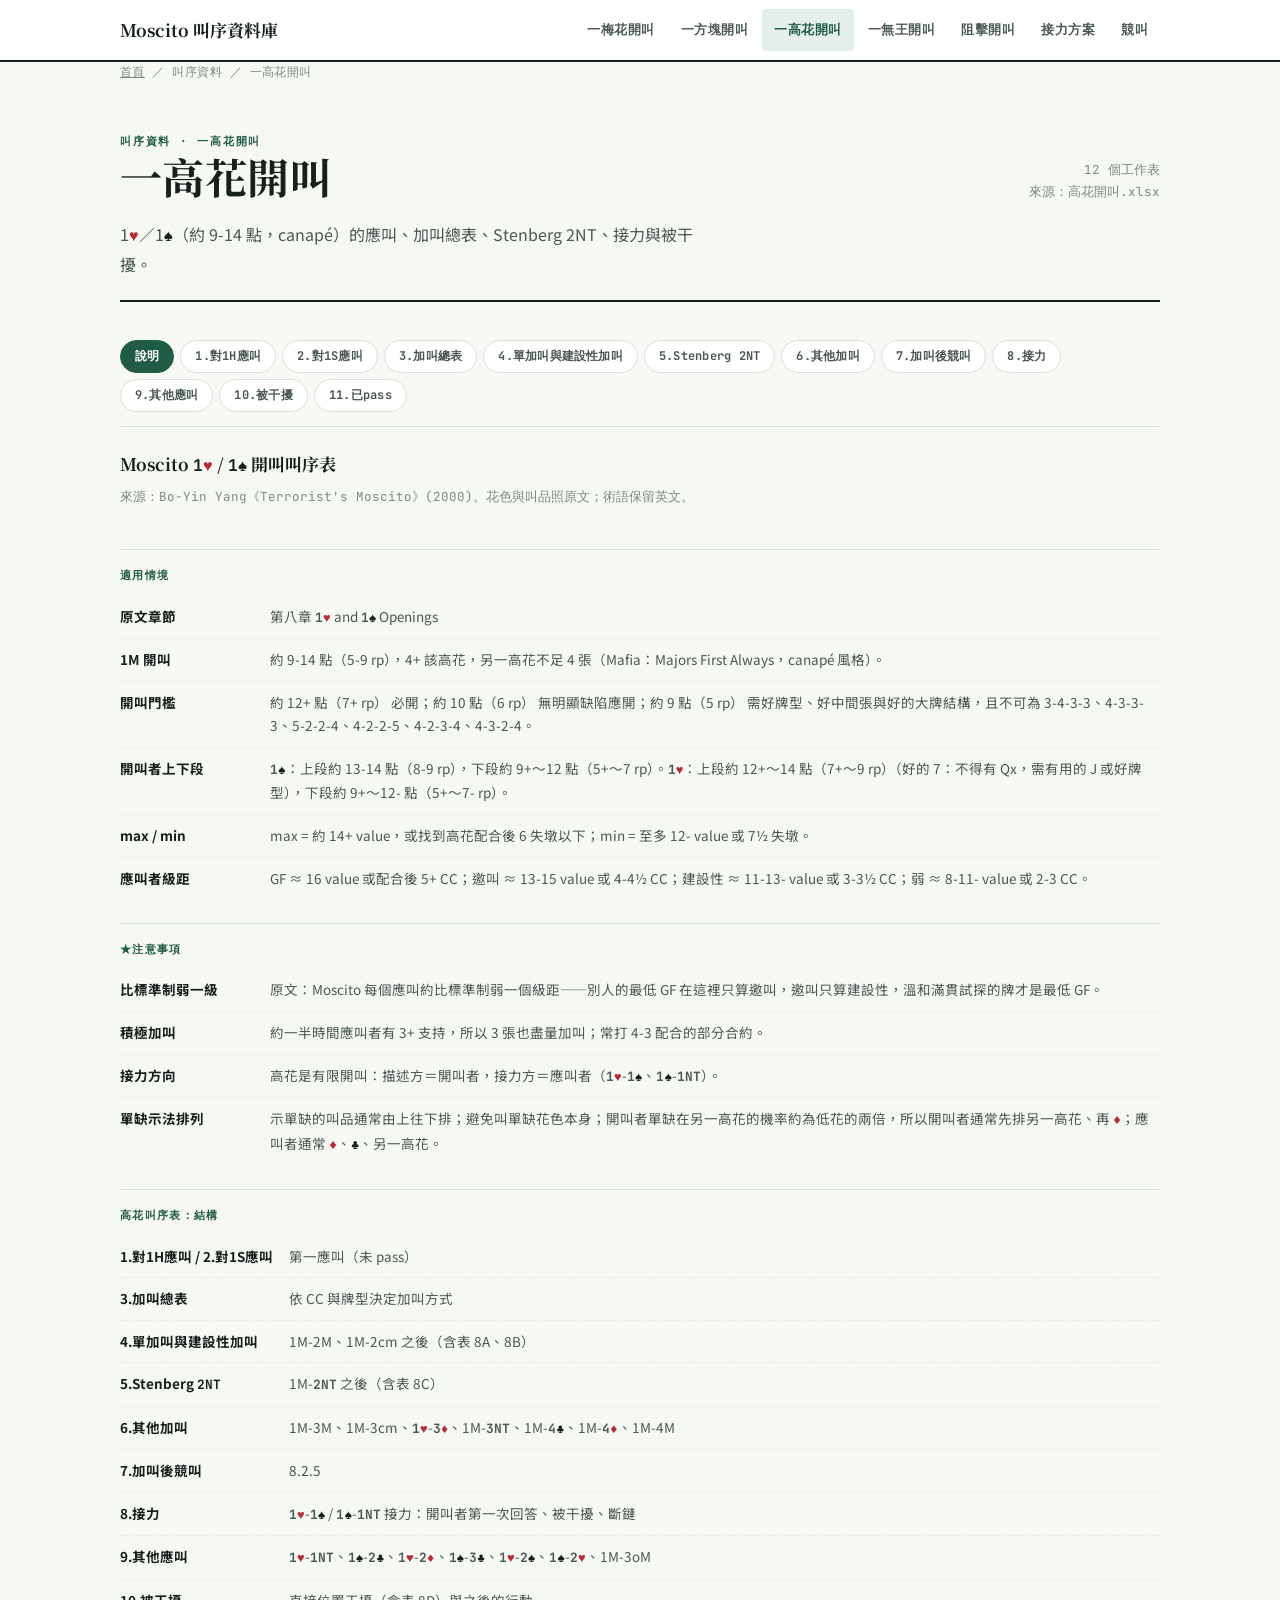
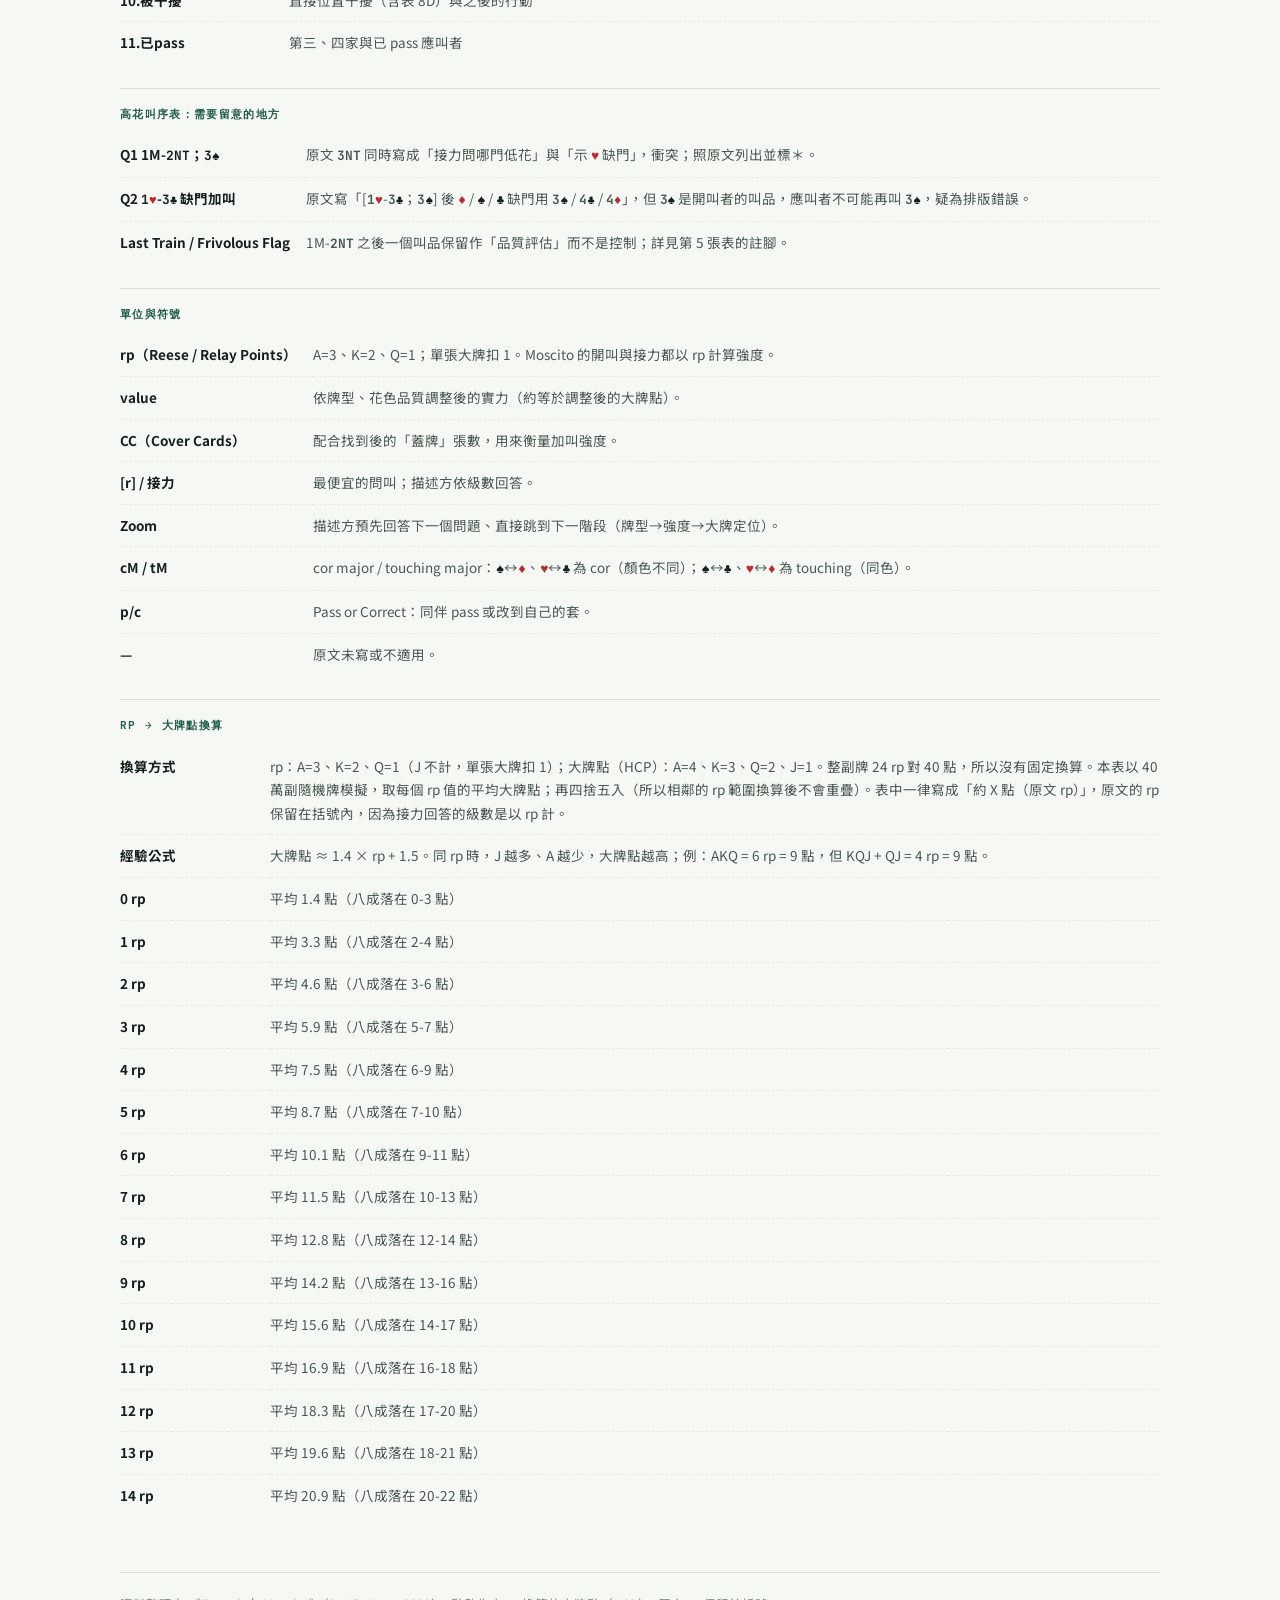
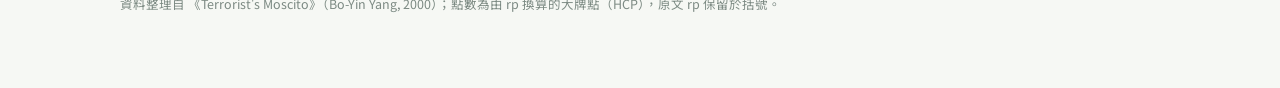
<file: 網站/叫序資料/一高花開叫.html>
<!doctype html>
<html lang="zh-Hant">
<head>
<meta charset="utf-8">
<meta name="viewport" content="width=device-width, initial-scale=1">
<title>一高花開叫 ｜ 叫序資料 ｜ Moscito 叫序資料庫</title>
<meta name="description" content="一高花開叫 的完整叫序資料表">
<link rel="preconnect" href="https://fonts.googleapis.com">
<link rel="preconnect" href="https://fonts.gstatic.com" crossorigin>
<link rel="stylesheet" href="https://fonts.googleapis.com/css2?family=JetBrains+Mono:wght@500;700&family=Noto+Sans+TC:wght@400;500;700&family=Noto+Serif+TC:wght@600;700&display=swap">
<link rel="stylesheet" href="../assets/style.css">
</head>
<body>
<nav class="site-nav"><div class="nav-inner"><a class="nav-brand" href="../index.html">Moscito 叫序資料庫</a><button class="nav-toggle" aria-label="開啟選單" type="button"><svg viewBox="0 0 24 24" fill="none" stroke="currentColor" stroke-width="2"><path d="M3 6h18M3 12h18M3 18h18"/></svg></button><ul class="nav-links" role="menubar"><li class="nav-item" role="none"><a class="nav-link" href="../叫序資料/一梅花開叫.html">一梅花開叫</a></li><li class="nav-item" role="none"><a class="nav-link" href="../叫序資料/一方塊開叫.html">一方塊開叫</a></li><li class="nav-item" role="none"><a class="nav-link is-active" href="../叫序資料/一高花開叫.html">一高花開叫</a></li><li class="nav-item" role="none"><a class="nav-link" href="../叫序資料/一無王開叫.html">一無王開叫</a></li><li class="nav-item" role="none"><a class="nav-link" href="../叫序資料/阻擊開叫.html">阻擊開叫</a></li><li class="nav-item" role="none"><a class="nav-link" href="../叫序資料/接力方案.html">接力方案</a></li><li class="nav-item" role="none"><a class="nav-link" href="../叫序資料/競叫.html">競叫</a></li></ul></div></nav>
<div class="wrap">

<div class="crumb"><a href="../index.html">首頁</a> ／ 叫序資料 ／ 一高花開叫</div>
<header class="page-head">
  <div class="mast">
    <div>
      <div class="eyebrow">叫序資料 · 一高花開叫</div>
      <h1>一高花開叫</h1>
    </div>
    <div class="mast-meta">12 個工作表<br>來源：高花開叫.xlsx</div>
  </div>
  <p class="lede">1<span class="s r">♥</span>／1<span class="s b">♠</span>（約 9-14 點，canapé）的應叫、加叫總表、Stenberg 2NT、接力與被干擾。</p>
</header>
<section><div class="sheet-tabs" data-sheet-tabs="#一高花開叫-panels"><button class="sheet-tab is-active" data-target="sheet-1">說明</button><button class="sheet-tab" data-target="sheet-2">1.對1H應叫</button><button class="sheet-tab" data-target="sheet-3">2.對1S應叫</button><button class="sheet-tab" data-target="sheet-4">3.加叫總表</button><button class="sheet-tab" data-target="sheet-5">4.單加叫與建設性加叫</button><button class="sheet-tab" data-target="sheet-6">5.Stenberg 2NT</button><button class="sheet-tab" data-target="sheet-7">6.其他加叫</button><button class="sheet-tab" data-target="sheet-8">7.加叫後競叫</button><button class="sheet-tab" data-target="sheet-9">8.接力</button><button class="sheet-tab" data-target="sheet-10">9.其他應叫</button><button class="sheet-tab" data-target="sheet-11">10.被干擾</button><button class="sheet-tab" data-target="sheet-12">11.已pass</button></div><div id="一高花開叫-panels"><div class="sheet-panel is-active" id="sheet-1"><div class="lead-block"><div class="lead-title">Moscito <span class="bid">1<span class="s r">♥</span></span> / <span class="bid">1<span class="s b">♠</span></span> 開叫叫序表</div><div class="lead-context">來源：Bo-Yin Yang《Terrorist&#x27;s Moscito》(2000)。花色與叫品照原文；術語保留英文。</div></div><table class="deftable"><tbody></tbody></table><div class="deftable-sub">適用情境</div><table class="deftable"><tbody><tr><td>原文章節</td><td>第八章 <span class="bid">1<span class="s r">♥</span></span> and <span class="bid">1<span class="s b">♠</span></span> Openings</td></tr><tr><td>1M 開叫</td><td>約 9-14 點（5-9 rp），4+ 該高花，另一高花不足 4 張（Mafia：Majors First Always，canapé 風格）。</td></tr><tr><td>開叫門檻</td><td>約 12+ 點（7+ rp） 必開；約 10 點（6 rp） 無明顯缺陷應開；約 9 點（5 rp） 需好牌型、好中間張與好的大牌結構，且不可為 3-4-3-3、4-3-3-3、5-2-2-4、4-2-2-5、4-2-3-4、4-3-2-4。</td></tr><tr><td>開叫者上下段</td><td><span class="bid">1<span class="s b">♠</span></span>：上段約 13-14 點（8-9 rp），下段約 9+～12 點（5+～7 rp）。<span class="bid">1<span class="s r">♥</span></span>：上段約 12+～14 點（7+～9 rp）（好的 7：不得有 Qx，需有用的 J 或好牌型），下段約 9+～12- 點（5+～7- rp）。</td></tr><tr><td>max / min</td><td>max = 約 14+ value，或找到高花配合後 6 失墩以下；min = 至多 12- value 或 7½ 失墩。</td></tr><tr><td>應叫者級距</td><td>GF ≈ 16 value 或配合後 5+ CC；邀叫 ≈ 13-15 value 或 4-4½ CC；建設性 ≈ 11-13- value 或 3-3½ CC；弱 ≈ 8-11- value 或 2-3 CC。</td></tr></tbody></table><div class="deftable-sub">★注意事項</div><table class="deftable"><tbody><tr><td>比標準制弱一級</td><td>原文：Moscito 每個應叫約比標準制弱一個級距——別人的最低 GF 在這裡只算邀叫，邀叫只算建設性，溫和滿貫試探的牌才是最低 GF。</td></tr><tr><td>積極加叫</td><td>約一半時間應叫者有 3+ 支持，所以 3 張也盡量加叫；常打 4-3 配合的部分合約。</td></tr><tr><td>接力方向</td><td>高花是有限開叫：描述方＝開叫者，接力方＝應叫者（<span class="bid">1<span class="s r">♥</span></span>-<span class="bid">1<span class="s b">♠</span></span>、<span class="bid">1<span class="s b">♠</span></span>-<span class="bid">1NT</span>）。</td></tr><tr><td>單缺示法排列</td><td>示單缺的叫品通常由上往下排；避免叫單缺花色本身；開叫者單缺在另一高花的機率約為低花的兩倍，所以開叫者通常先排另一高花、再 <span class="s r">♦</span>；應叫者通常 <span class="s r">♦</span>、<span class="s b">♣</span>、另一高花。</td></tr></tbody></table><div class="deftable-sub">高花叫序表：結構</div><table class="deftable"><tbody><tr><td>1.對1H應叫 / 2.對1S應叫</td><td>第一應叫（未 pass）</td></tr><tr><td>3.加叫總表</td><td>依 CC 與牌型決定加叫方式</td></tr><tr><td>4.單加叫與建設性加叫</td><td>1M-2M、1M-2cm 之後（含表 8A、8B）</td></tr><tr><td>5.Stenberg <span class="bid">2NT</span></td><td>1M-<span class="bid">2NT</span> 之後（含表 8C）</td></tr><tr><td>6.其他加叫</td><td>1M-3M、1M-3cm、<span class="bid">1<span class="s r">♥</span></span>-<span class="bid">3<span class="s r">♦</span></span>、1M-<span class="bid">3NT</span>、1M-<span class="bid">4<span class="s b">♣</span></span>、1M-<span class="bid">4<span class="s r">♦</span></span>、1M-4M</td></tr><tr><td>7.加叫後競叫</td><td>8.2.5</td></tr><tr><td>8.接力</td><td><span class="bid">1<span class="s r">♥</span></span>-<span class="bid">1<span class="s b">♠</span></span> / <span class="bid">1<span class="s b">♠</span></span>-<span class="bid">1NT</span> 接力：開叫者第一次回答、被干擾、斷鏈</td></tr><tr><td>9.其他應叫</td><td><span class="bid">1<span class="s r">♥</span></span>-<span class="bid">1NT</span>、<span class="bid">1<span class="s b">♠</span></span>-<span class="bid">2<span class="s b">♣</span></span>、<span class="bid">1<span class="s r">♥</span></span>-<span class="bid">2<span class="s r">♦</span></span>、<span class="bid">1<span class="s b">♠</span></span>-<span class="bid">3<span class="s b">♣</span></span>、<span class="bid">1<span class="s r">♥</span></span>-<span class="bid">2<span class="s b">♠</span></span>、<span class="bid">1<span class="s b">♠</span></span>-<span class="bid">2<span class="s r">♥</span></span>、1M-3oM</td></tr><tr><td>10.被干擾</td><td>直接位置干擾（含表 8D）與之後的行動</td></tr><tr><td>11.已pass</td><td>第三、四家與已 pass 應叫者</td></tr></tbody></table><div class="deftable-sub">高花叫序表：需要留意的地方</div><table class="deftable"><tbody><tr><td>Q1 1M-<span class="bid">2NT</span>；<span class="bid">3<span class="s b">♠</span></span></td><td>原文 <span class="bid">3NT</span> 同時寫成「接力問哪門低花」與「示 <span class="s r">♥</span> 缺門」，衝突；照原文列出並標＊。</td></tr><tr><td>Q2 <span class="bid">1<span class="s r">♥</span></span>-<span class="bid">3<span class="s b">♣</span></span> 缺門加叫</td><td>原文寫「[<span class="bid">1<span class="s r">♥</span></span>-<span class="bid">3<span class="s b">♣</span></span>；<span class="bid">3<span class="s b">♠</span></span>] 後 <span class="s r">♦</span> / <span class="s b">♠</span> / <span class="s b">♣</span> 缺門用 <span class="bid">3<span class="s b">♠</span></span> / <span class="bid">4<span class="s b">♣</span></span> / <span class="bid">4<span class="s r">♦</span></span>」，但 <span class="bid">3<span class="s b">♠</span></span> 是開叫者的叫品，應叫者不可能再叫 <span class="bid">3<span class="s b">♠</span></span>，疑為排版錯誤。</td></tr><tr><td>Last Train / Frivolous Flag</td><td>1M-<span class="bid">2NT</span> 之後一個叫品保留作「品質評估」而不是控制；詳見第 5 張表的註腳。</td></tr></tbody></table><div class="deftable-sub">單位與符號</div><table class="deftable"><tbody><tr><td>rp（Reese / Relay Points）</td><td>A=3、K=2、Q=1；單張大牌扣 1。Moscito 的開叫與接力都以 rp 計算強度。</td></tr><tr><td>value</td><td>依牌型、花色品質調整後的實力（約等於調整後的大牌點）。</td></tr><tr><td>CC（Cover Cards）</td><td>配合找到後的「蓋牌」張數，用來衡量加叫強度。</td></tr><tr><td>[r] / 接力</td><td>最便宜的問叫；描述方依級數回答。</td></tr><tr><td>Zoom</td><td>描述方預先回答下一個問題、直接跳到下一階段（牌型→強度→大牌定位）。</td></tr><tr><td>cM / tM</td><td>cor major / touching major：<span class="s b">♠</span>↔<span class="s r">♦</span>、<span class="s r">♥</span>↔<span class="s b">♣</span> 為 cor（顏色不同）；<span class="s b">♠</span>↔<span class="s b">♣</span>、<span class="s r">♥</span>↔<span class="s r">♦</span> 為 touching（同色）。</td></tr><tr><td>p/c</td><td>Pass or Correct：同伴 pass 或改到自己的套。</td></tr><tr><td>—</td><td>原文未寫或不適用。</td></tr></tbody></table><div class="deftable-sub">rp → 大牌點換算</div><table class="deftable"><tbody><tr><td>換算方式</td><td>rp：A=3、K=2、Q=1（J 不計，單張大牌扣 1）；大牌點（HCP）：A=4、K=3、Q=2、J=1。整副牌 24 rp 對 40 點，所以沒有固定換算。本表以 40 萬副隨機牌模擬，取每個 rp 值的平均大牌點；再四捨五入（所以相鄰的 rp 範圍換算後不會重疊）。表中一律寫成「約 X 點（原文 rp）」，原文的 rp 保留在括號內，因為接力回答的級數是以 rp 計。</td></tr><tr><td>經驗公式</td><td>大牌點 ≈ 1.4 × rp + 1.5。同 rp 時，J 越多、A 越少，大牌點越高；例：AKQ = 6 rp = 9 點，但 KQJ + QJ = 4 rp = 9 點。</td></tr><tr><td>0 rp</td><td>平均 1.4 點（八成落在 0-3 點）</td></tr><tr><td>1 rp</td><td>平均 3.3 點（八成落在 2-4 點）</td></tr><tr><td>2 rp</td><td>平均 4.6 點（八成落在 3-6 點）</td></tr><tr><td>3 rp</td><td>平均 5.9 點（八成落在 5-7 點）</td></tr><tr><td>4 rp</td><td>平均 7.5 點（八成落在 6-9 點）</td></tr><tr><td>5 rp</td><td>平均 8.7 點（八成落在 7-10 點）</td></tr><tr><td>6 rp</td><td>平均 10.1 點（八成落在 9-11 點）</td></tr><tr><td>7 rp</td><td>平均 11.5 點（八成落在 10-13 點）</td></tr><tr><td>8 rp</td><td>平均 12.8 點（八成落在 12-14 點）</td></tr><tr><td>9 rp</td><td>平均 14.2 點（八成落在 13-16 點）</td></tr><tr><td>10 rp</td><td>平均 15.6 點（八成落在 14-17 點）</td></tr><tr><td>11 rp</td><td>平均 16.9 點（八成落在 16-18 點）</td></tr><tr><td>12 rp</td><td>平均 18.3 點（八成落在 17-20 點）</td></tr><tr><td>13 rp</td><td>平均 19.6 點（八成落在 18-21 點）</td></tr><tr><td>14 rp</td><td>平均 20.9 點（八成落在 20-22 點）</td></tr></tbody></table></div><div class="sheet-panel" id="sheet-2"><div class="lead-block"><div class="lead-title">對 <span class="bid">1<span class="s r">♥</span></span> 開叫的應叫</div><div class="lead-context"><span class="bid">1<span class="s r">♥</span></span> – ？　（<span class="bid">1<span class="s r">♥</span></span> = 約 9-14 點（5-9 rp），4+<span class="s r">♥</span>，不足 <span class="bid">4<span class="s b">♠</span></span>；未 pass 的應叫者）</div></div><div class="table-scroll"><table class="bidtbl"><thead><tr><th>應叫者叫品</th><th>含義</th><th>性質</th><th>後續</th></tr></thead><tbody><tr><td><span class="bid">1<span class="s b">♠</span></span></td><td>接力，邀叫以上。大多數約 13+ value 的牌從 <span class="bid">1<span class="s b">♠</span></span> 開始；不均型加叫通常改從 <span class="bid">2<span class="s b">♣</span></span> 或 <span class="bid">2NT</span> 開始。3 張支持、控制多或牌型好的均型可先 <span class="bid">1<span class="s b">♠</span></span> 再 <span class="bid">2<span class="s r">♥</span></span>；無王型則 <span class="bid">2<span class="s b">♣</span></span> 再 <span class="bid">2NT</span></td><td>接力</td><td class="cell-muted">見表<a class="jump-link" data-sheet="sheet-9">8</a></td></tr><tr><td><span class="bid">1NT</span></td><td>自然，不逼；可到 12 value、可有 <span class="bid">5<span class="s b">♠</span></span>（有 <span class="bid">5<span class="s b">♠</span></span> 時牌型不應好到少於 6 失墩）</td><td>自然</td><td class="cell-muted">見表<a class="jump-link" data-sheet="sheet-10">9</a></td></tr><tr><td><span class="bid">2<span class="s b">♣</span></span></td><td>建設性 3+ 支持，通常 3+～3½ CC（10+-12 value）；也可為 4-4½ CC（13-15 value）的：(a) 迷你單缺（4+ 支持 + 單缺）；(b) <span class="bid">3<span class="s b">♠</span></span> + 6+ 旁套；(c) 均型 3 張支持 14-15 大牌點</td><td>建設性加叫</td><td class="cell-muted">見表<a class="jump-link" data-sheet="sheet-5">4</a></td></tr><tr><td><span class="bid">2<span class="s r">♦</span></span></td><td>人工：不均型建設性牌（<span class="bid">5<span class="s b">♠</span></span>，或一兩門低花），約 11-13- value</td><td>人工</td><td class="cell-muted">見表<a class="jump-link" data-sheet="sheet-10">9</a></td></tr><tr><td><span class="bid">2<span class="s r">♥</span></span></td><td>競叫加叫 3+ 支持，約 2-3 CC（7-10 value 支持 <span class="s r">♥</span>）；除非開叫者大牌與牌型都最高，否則成局渺茫</td><td>競叫加叫</td><td class="cell-muted">見表<a class="jump-link" data-sheet="sheet-5">4</a></td></tr><tr><td><span class="bid">2<span class="s b">♠</span></span></td><td>自然，6+<span class="s b">♠</span>，不逼，範圍很寬（到 12- 大牌點）</td><td>自然</td><td class="cell-muted">見表<a class="jump-link" data-sheet="sheet-10">9</a></td></tr><tr><td><span class="bid">2NT</span></td><td>邀叫以上，4+ 支持（4+ CC），非迷你單缺</td><td>Stenberg</td><td class="cell-muted">見表<a class="jump-link" data-sheet="sheet-6">5</a></td></tr><tr><td><span class="bid">3<span class="s b">♣</span></span></td><td>(a) 建設性 3-3½ CC，通常 5+ 支持；或 (b) 4+ 支持有缺門，至少溫和滿貫試探</td><td>混合加叫</td><td class="cell-muted">見表<a class="jump-link" data-sheet="sheet-7">6</a></td></tr><tr><td><span class="bid">3<span class="s r">♦</span></span></td><td>邀叫，牌型加叫（4 CC）</td><td>牌型加叫</td><td class="cell-muted">見表<a class="jump-link" data-sheet="sheet-7">6</a></td></tr><tr><td><span class="bid">3<span class="s r">♥</span></span></td><td>競叫 2-2½ CC，通常 5+ 支持</td><td>阻擊加叫</td><td class="cell-muted">—</td></tr><tr><td><span class="bid">3<span class="s b">♠</span></span></td><td>自然，建設性，好 6 張或 7+<span class="s b">♠</span></td><td>自然</td><td class="cell-muted">見表<a class="jump-link" data-sheet="sheet-10">9</a></td></tr><tr><td><span class="bid">3NT</span></td><td>防守型的牌型加叫到 <span class="bid">4<span class="s r">♥</span></span></td><td>加叫</td><td class="cell-muted">見表<a class="jump-link" data-sheet="sheet-7">6</a></td></tr><tr><td><span class="bid">4<span class="s b">♣</span></span></td><td>RKC Gerber 的一種（回答見第 6 張表）</td><td>問叫</td><td class="cell-muted">見表<a class="jump-link" data-sheet="sheet-7">6</a></td></tr><tr><td><span class="bid">4<span class="s r">♦</span></span></td><td>「純」牌型加叫到 <span class="bid">4<span class="s r">♥</span></span></td><td>加叫</td><td class="cell-muted">見表<a class="jump-link" data-sheet="sheet-7">6</a></td></tr><tr><td><span class="bid">4<span class="s r">♥</span></span></td><td>不特定的封殺加叫</td><td>阻擊</td><td class="cell-muted">見表<a class="jump-link" data-sheet="sheet-7">6</a></td></tr><tr><td><span class="bid">4<span class="s b">♠</span></span></td><td>自然，止叫</td><td>自然</td><td class="cell-muted">—</td></tr><tr><td><span class="bid">4NT</span></td><td>Blackwood</td><td>問叫</td><td class="cell-muted">—</td></tr></tbody></table></div></div><div class="sheet-panel" id="sheet-3"><div class="lead-block"><div class="lead-title">對 <span class="bid">1<span class="s b">♠</span></span> 開叫的應叫</div><div class="lead-context"><span class="bid">1<span class="s b">♠</span></span> – ？　（<span class="bid">1<span class="s b">♠</span></span> = 約 9-14 點（5-9 rp），4+<span class="s b">♠</span>，不足 <span class="bid">4<span class="s r">♥</span></span>；結構與 <span class="bid">1<span class="s r">♥</span></span> 並不完全平行，因為以接力為基礎）</div></div><div class="table-scroll"><table class="bidtbl"><thead><tr><th>應叫者叫品</th><th>含義</th><th>性質</th><th>後續</th></tr></thead><tbody><tr><td><span class="bid">1NT</span></td><td>接力，邀叫以上；大多數 13+ value 的牌從 <span class="bid">1NT</span> 開始（同 <span class="bid">1<span class="s r">♥</span></span>-<span class="bid">1<span class="s b">♠</span></span>）</td><td>接力</td><td class="cell-muted">見表<a class="jump-link" data-sheet="sheet-9">8</a></td></tr><tr><td><span class="bid">2<span class="s b">♣</span></span></td><td>人工萬用：最常見 (a) 弱（至多 11 大牌點）5+<span class="s r">♦</span>；(b) 剛好 <span class="bid">5<span class="s r">♥</span></span>，至多 13- 大牌點；(c) 其他 11-13 value 不配合的牌</td><td>人工</td><td class="cell-muted">見表<a class="jump-link" data-sheet="sheet-10">9</a></td></tr><tr><td><span class="bid">2<span class="s r">♦</span></span></td><td>建設性 3+～3½ CC，3+ 支持；或以下邀叫：(a) 4 CC 溫和邀叫無單缺；(b) <span class="bid">3<span class="s r">♥</span></span> + 6+ 旁套；(c) 均型 3 張支持 14-15 大牌點</td><td>建設性加叫</td><td class="cell-muted">見表<a class="jump-link" data-sheet="sheet-5">4</a></td></tr><tr><td><span class="bid">2<span class="s r">♥</span></span></td><td>自然，6+<span class="s r">♥</span>，不逼，範圍寬</td><td>自然</td><td class="cell-muted">見表<a class="jump-link" data-sheet="sheet-10">9</a></td></tr><tr><td><span class="bid">2<span class="s b">♠</span></span></td><td>競叫 2-3- CC，3+ 支持</td><td>競叫加叫</td><td class="cell-muted">見表<a class="jump-link" data-sheet="sheet-5">4</a></td></tr><tr><td><span class="bid">2NT</span></td><td>邀叫以上，4+ 支持（4+ CC）</td><td>Stenberg</td><td class="cell-muted">見表<a class="jump-link" data-sheet="sheet-6">5</a></td></tr><tr><td><span class="bid">3<span class="s b">♣</span></span></td><td>止叫；無身價時可能很狂</td><td>自然</td><td class="cell-muted">見表<a class="jump-link" data-sheet="sheet-10">9</a></td></tr><tr><td><span class="bid">3<span class="s r">♦</span></span></td><td>(a) 建設性 3-3½ CC，通常 5+ 支持；或 (b) 4+ 支持有缺門，至少溫和滿貫試探</td><td>混合加叫</td><td class="cell-muted">見表<a class="jump-link" data-sheet="sheet-7">6</a></td></tr><tr><td><span class="bid">3<span class="s r">♥</span></span></td><td>自然，建設性，強 6+<span class="s r">♥</span></td><td>自然</td><td class="cell-muted">見表<a class="jump-link" data-sheet="sheet-10">9</a></td></tr><tr><td><span class="bid">3<span class="s b">♠</span></span></td><td>競叫 2-2½ CC，通常 5+ 支持</td><td>阻擊加叫</td><td class="cell-muted">—</td></tr><tr><td><span class="bid">3NT</span></td><td>防守型的牌型加叫到 <span class="bid">4<span class="s b">♠</span></span></td><td>加叫</td><td class="cell-muted">見表<a class="jump-link" data-sheet="sheet-7">6</a></td></tr><tr><td><span class="bid">4<span class="s b">♣</span></span></td><td>1430 RKC Gerber</td><td>問叫</td><td class="cell-muted">見表<a class="jump-link" data-sheet="sheet-7">6</a></td></tr><tr><td><span class="bid">4<span class="s r">♦</span></span></td><td>「純」牌型加叫到 <span class="bid">4<span class="s b">♠</span></span></td><td>加叫</td><td class="cell-muted">見表<a class="jump-link" data-sheet="sheet-7">6</a></td></tr><tr><td><span class="bid">4<span class="s r">♥</span></span></td><td>自然，止叫</td><td>自然</td><td class="cell-muted">—</td></tr><tr><td><span class="bid">4<span class="s b">♠</span></span></td><td>不特定的封殺加叫</td><td>阻擊</td><td class="cell-muted">見表<a class="jump-link" data-sheet="sheet-7">6</a></td></tr><tr><td><span class="bid">4NT</span></td><td>Blackwood</td><td>問叫</td><td class="cell-muted">—</td></tr></tbody></table></div></div><div class="sheet-panel" id="sheet-4"><div class="lead-block"><div class="lead-title">高花加叫總表</div><div class="lead-context">依 CC 與牌型選擇加叫方式（8.2）</div></div><div class="table-scroll"><table class="bidtbl"><thead><tr><th>強度</th><th>牌型 / 條件</th><th>對 1♥</th><th>對 1♠</th></tr></thead><tbody><tr><td><2 CC</td><td>—</td><td>Pass（或心理叫）</td><td class="cell-muted">Pass（或心理叫）</td></tr><tr><td>2-2½ CC</td><td>一般</td><td><span class="bid">2<span class="s r">♥</span></span> 單加叫</td><td class="cell-muted"><span class="bid">2<span class="s b">♠</span></span> 單加叫</td></tr><tr><td>2-2½ CC</td><td>好牌型，通常 5 支持</td><td><span class="bid">3<span class="s r">♥</span></span> 跳加叫</td><td class="cell-muted"><span class="bid">3<span class="s b">♠</span></span> 跳加叫</td></tr><tr><td>3-3½ CC</td><td>一般</td><td><span class="bid">2<span class="s b">♣</span></span>（2M-2）建設性加叫</td><td class="cell-muted"><span class="bid">2<span class="s r">♦</span></span>（2M-2）建設性加叫</td></tr><tr><td>3-3½ CC</td><td>較有牌型，通常 5 支持</td><td><span class="bid">3<span class="s b">♣</span></span>（3M-2）混合加叫</td><td class="cell-muted"><span class="bid">3<span class="s r">♦</span></span>（3M-2）混合加叫</td></tr><tr><td>4 CC</td><td>4 支持，均型，最低</td><td><span class="bid">2NT</span></td><td class="cell-muted"><span class="bid">2<span class="s r">♦</span></span>，之後加到 <span class="bid">3<span class="s b">♠</span></span></td></tr><tr><td>4½ CC</td><td>4 支持，均型</td><td><span class="bid">2NT</span></td><td class="cell-muted"><span class="bid">2NT</span></td></tr><tr><td>4-4½ CC</td><td>迷你單缺（4+ 支持 + 單缺）</td><td><span class="bid">2<span class="s b">♣</span></span>（牌型極好、防守少可叫 <span class="bid">3<span class="s r">♦</span></span>）</td><td class="cell-muted"><span class="bid">2NT</span></td></tr><tr><td>4-4½ CC</td><td>很多軟值，適合 <span class="bid">3NT</span>，只有 3 支持</td><td>2M-2，再叫 <span class="bid">2NT</span></td><td class="cell-muted">2M-2，再叫 <span class="bid">2NT</span></td></tr><tr><td>4-4½ CC</td><td>很多軟值，4 支持</td><td>先接力，開叫者再叫未建立 GF 時跳叫高花</td><td class="cell-muted">同左</td></tr><tr><td>4-4½ CC</td><td>3 支持 + 旁 6+ 套</td><td>2M-2，再示旁套</td><td class="cell-muted">2M-2，再示旁套</td></tr><tr><td>4-4½ CC</td><td>其他 3 支持</td><td>先接力，開叫者再叫未 GF 時叫 2M</td><td class="cell-muted">同左</td></tr><tr><td>≥5 CC（GF）</td><td>3 支持</td><td>一律慢慢來：先接力</td><td class="cell-muted">同左</td></tr><tr><td>≥5 CC</td><td>4 支持，牌型極好</td><td><span class="bid">4<span class="s r">♦</span></span>（給同伴自由的節奏應付插叫）</td><td class="cell-muted"><span class="bid">4<span class="s r">♦</span></span></td></tr><tr><td>≥5 CC</td><td>4 支持，最低 GF，有些防守</td><td><span class="bid">3NT</span>（建立強制性 pass）</td><td class="cell-muted"><span class="bid">3NT</span></td></tr><tr><td>≥5 CC</td><td>4 支持，牌型最低 GF</td><td><span class="bid">4<span class="s r">♥</span></span>：純阻擊，製造麻煩</td><td class="cell-muted"><span class="bid">4<span class="s b">♠</span></span></td></tr><tr><td>≥5 CC</td><td>任何缺門 + 有防守</td><td><span class="bid">3<span class="s b">♣</span></span>（3M-2），之後示缺門</td><td class="cell-muted"><span class="bid">3<span class="s r">♦</span></span>（3M-2），之後示缺門</td></tr><tr><td>≥5 CC</td><td>其他：均型 4 支持</td><td>接力</td><td class="cell-muted">接力</td></tr><tr><td>≥5 CC</td><td>其他：不均型 4 支持</td><td><span class="bid">2NT</span></td><td class="cell-muted"><span class="bid">2NT</span></td></tr></tbody></table></div><div class="trap">＊ 為何積極加叫：(1) Mafia 風格在競叫時本來就常被迫盲目 3 張加叫；(2) 補償 Mafia 找不到 5-3 配合的缺點；(3) 最低應叫當接力後，其他應叫空間更緊，積極加叫可減壓；(4) 增加阻擊效果。</div></div><div class="sheet-panel" id="sheet-5"><div class="lead-block"><div class="lead-title">1M–2M 與 1M–2cm 之後</div><div class="lead-context">單加叫至多約 10 value（2-3- CC）：除非開叫者有牌型的最高，否則不太可能成局。2cm（2M-2）= 建設性 3-3½ CC，一種 Drury</div></div><div class="table-scroll"><table class="bidtbl"><thead><tr><th>序列</th><th>叫品</th><th>含義</th><th>備註</th></tr></thead><tbody><tr class="subhead"><td colspan="4"><span class="bid">1<span class="s r">♥</span></span>–<span class="bid">2<span class="s r">♥</span></span> 後開叫者（表 8A）</td></tr><tr><td><span class="bid">1<span class="s r">♥</span></span>–<span class="bid">2<span class="s r">♥</span></span></td><td><span class="bid">2<span class="s b">♠</span></span></td><td>單缺：可能長在任何花色</td><td class="cell-muted">應叫者可 <span class="bid">2NT</span> 問哪門，或示自己的長套</td></tr><tr><td><span class="bid">1<span class="s r">♥</span></span>–<span class="bid">2<span class="s r">♥</span></span></td><td><span class="bid">2NT</span></td><td>一般邀叫，5+<span class="s r">♥</span>，至少 <span class="bid">2<span class="s b">♠</span></span></td><td class="cell-muted">應叫者最高接受、最低拒絕、中間叫 3x</td></tr><tr><td><span class="bid">1<span class="s r">♥</span></span>–<span class="bid">2<span class="s r">♥</span></span></td><td><span class="bid">3<span class="s b">♣</span></span> / <span class="bid">3<span class="s r">♦</span></span></td><td>canapé，不逼，邀叫，至少 <span class="bid">2<span class="s b">♠</span></span></td><td class="cell-muted">—</td></tr><tr><td><span class="bid">1<span class="s r">♥</span></span>–<span class="bid">2<span class="s r">♥</span></span></td><td><span class="bid">3<span class="s r">♥</span></span></td><td>長 <span class="s r">♥</span>，邀請轉 <span class="bid">3NT</span></td><td class="cell-muted">—</td></tr><tr><td><span class="bid">1<span class="s r">♥</span></span>–<span class="bid">2<span class="s r">♥</span></span></td><td><span class="bid">3NT</span></td><td>同上但更強</td><td class="cell-muted">—</td></tr><tr class="subhead"><td colspan="4"><span class="bid">1<span class="s b">♠</span></span>–<span class="bid">2<span class="s b">♠</span></span> 後開叫者（表 8A）</td></tr><tr><td><span class="bid">1<span class="s b">♠</span></span>–<span class="bid">2<span class="s b">♠</span></span></td><td><span class="bid">2NT</span></td><td>一般邀叫，5+<span class="s b">♠</span>，非 <span class="s r">♥</span> 單缺</td><td class="cell-muted">應叫者最高接受、最低拒絕、中間叫 3x</td></tr><tr><td><span class="bid">1<span class="s b">♠</span></span>–<span class="bid">2<span class="s b">♠</span></span></td><td><span class="bid">3<span class="s b">♣</span></span> / <span class="bid">3<span class="s r">♦</span></span></td><td>canapé，不逼，邀叫</td><td class="cell-muted">—</td></tr><tr><td><span class="bid">1<span class="s b">♠</span></span>–<span class="bid">2<span class="s b">♠</span></span></td><td><span class="bid">3<span class="s r">♥</span></span></td><td>單缺，通常長 <span class="s b">♠</span>；很牌型時可為 canapé</td><td class="cell-muted">—</td></tr><tr><td><span class="bid">1<span class="s b">♠</span></span>–<span class="bid">2<span class="s b">♠</span></span></td><td><span class="bid">3<span class="s b">♠</span></span> / <span class="bid">3NT</span></td><td>長 <span class="s b">♠</span> 的牌（同 <span class="bid">1<span class="s r">♥</span></span>–<span class="bid">2<span class="s r">♥</span></span>；<span class="bid">3<span class="s r">♥</span></span> / <span class="bid">3NT</span>）</td><td class="cell-muted">—</td></tr><tr class="subhead"><td colspan="4">1M–2cm（建設性加叫）後開叫者</td></tr><tr class="ladder-parent" data-group="ladder-group-5-1"><td><button class="ladder-toggle" type="button" aria-expanded="false"><span class="tri">▸</span></button>1M–2cm</td><td>2M-1</td><td>接力，通常邀叫以上有 4M</td><td class="cell-muted">以下為應叫者依級數回答</td></tr><tr class="ladder-child" data-group="ladder-group-5-1" hidden><td>1M–2cm；2M-1</td><td>2M</td><td>非最高（3 CC，約 10+-12 value），3 支持</td><td class="cell-muted">—</td></tr><tr class="ladder-child" data-group="ladder-group-5-1" hidden><td>1M–2cm；2M-1</td><td>2M+1</td><td>最高（3½ CC，約 13-15 value），3 支持，逼叫一輪</td><td class="cell-muted">開叫者可嘗試止叫 3m</td></tr><tr class="ladder-child" data-group="ladder-group-5-1" hidden><td>1M–2cm；2M-1</td><td>2M+2</td><td>最低，4+ 支持，均型或 <span class="s r">♦</span> 單缺</td><td class="cell-muted">開叫者下一級問：3M-1 = 均型，3M = 另一高花單缺</td></tr><tr class="ladder-child" data-group="ladder-group-5-1" hidden><td>1M–2cm；2M-1</td><td>3M-2</td><td>最低，4+ 支持；M = <span class="s r">♥</span> 時 <span class="s b">♠</span> 單缺，M = <span class="s b">♠</span> 時 <span class="s b">♣</span> 單缺</td><td class="cell-muted">—</td></tr><tr class="ladder-child" data-group="ladder-group-5-1" hidden><td>1M–2cm；2M-1</td><td>3M-1</td><td>最低，4+ 支持；M = <span class="s r">♥</span> 時 <span class="s b">♣</span> 單缺，M = <span class="s b">♠</span> 時 <span class="s r">♥</span> 單缺</td><td class="cell-muted">—</td></tr><tr class="ladder-child" data-group="ladder-group-5-1" hidden><td>1M–2cm；2M-1</td><td>3M</td><td>最高，4+ 支持，均型</td><td class="cell-muted">—</td></tr><tr class="ladder-child" data-group="ladder-group-5-1" hidden><td>1M–2cm；2M-1</td><td>3M+1</td><td>最高，4+ 支持，有單缺</td><td class="cell-muted">—</td></tr><tr class="ladder-child" data-group="ladder-group-5-1" hidden><td>1M–2cm；2M-1</td><td>3M+2 以上</td><td>超級最高</td><td class="cell-muted"><span class="bid">1<span class="s r">♥</span></span>–<span class="bid">2<span class="s b">♣</span></span>；<span class="bid">2<span class="s r">♦</span></span> 時 <span class="bid">3NT</span> / <span class="bid">4<span class="s b">♣</span></span> / <span class="bid">4<span class="s r">♦</span></span><span class="s r">♥</span> = <span class="s r">♦</span> / <span class="s b">♠</span> / <span class="s b">♣</span> 單缺；<span class="bid">1<span class="s b">♠</span></span>–<span class="bid">2<span class="s r">♦</span></span>；<span class="bid">2<span class="s r">♥</span></span>–<span class="bid">4<span class="s b">♣</span></span>+ = 均型 4+ 支持，有集中</td></tr><tr><td>1M–2cm</td><td>2M</td><td>止叫，最低（≥7 失墩）</td><td class="cell-muted">應叫者通常 pass；特殊邀叫見下段</td></tr><tr><td>1M–2cm</td><td>2M+1</td><td>接力：5+M，通常均型，至多 7 失墩</td><td class="cell-muted">應叫者最高接受、最低拒絕、中間示軟值（通常 Q 或短套）；以 3M+1 接受 = CoG，只有 3 支持；其他跳叫傾向自然，通常 4+ 支持</td></tr><tr><td>1M–2cm</td><td>2M+2 / 2M+3 / 2M+4</td><td>5+M，單缺在 另一高花 / tm / cm（同色低花 / 異色低花），邀叫以上</td><td class="cell-muted">應叫者有 3 張有用 CC 就接受：花色叫品自然漸進（3M 以上表示最高）；<span class="bid">3NT</span> = 接受但沒特別特徵；4M = 王牌好；扣單缺花色 = 超最高</td></tr><tr><td>1M–2cm</td><td>3M / <span class="bid">3NT</span></td><td>長 M，邀請轉 <span class="bid">3NT</span>；<span class="bid">3NT</span> 同類但更強</td><td class="cell-muted"><span class="bid">1<span class="s r">♥</span></span>–<span class="bid">2<span class="s r">♥</span></span>；<span class="bid">3<span class="s r">♥</span></span> 後應叫者 <span class="bid">3<span class="s b">♠</span></span> = 要第二意見；任何扣叫 = 意外的限制加叫</td></tr><tr><td>1M–2cm</td><td>跳叫</td><td>控制問叫，RKC 回答（Lackwood）</td><td class="cell-muted">—</td></tr><tr class="subhead"><td colspan="4">1M–2cm；2M（止叫）後應叫者的特殊邀叫（表 8B）</td></tr><tr><td><span class="bid">1<span class="s r">♥</span></span>–<span class="bid">2<span class="s b">♣</span></span>；<span class="bid">2<span class="s r">♥</span></span></td><td><span class="bid">2NT</span></td><td>均型 3 支持，約 13+-15- 大牌點</td><td class="cell-muted">開叫者 <span class="bid">3<span class="s b">♠</span></span>（另一高花）= <span class="bid">5<span class="s r">♥</span></span>，請同伴在 <span class="bid">3NT</span> / <span class="bid">4<span class="s r">♥</span></span> 間選</td></tr><tr><td><span class="bid">1<span class="s r">♥</span></span>–<span class="bid">2<span class="s b">♣</span></span>；<span class="bid">2<span class="s r">♥</span></span></td><td><span class="bid">3<span class="s b">♣</span></span> / <span class="bid">3<span class="s r">♦</span></span></td><td>3 支持 + 6 張套，約 12+-14 大牌點</td><td class="cell-muted">—</td></tr><tr><td><span class="bid">1<span class="s r">♥</span></span>–<span class="bid">2<span class="s b">♣</span></span>；<span class="bid">2<span class="s r">♥</span></span></td><td><span class="bid">2<span class="s b">♠</span></span></td><td>低花迷你單缺（<span class="bid">2NT</span> 接力後叫另一低花示單缺），或 3 支持 + 長 <span class="s b">♠</span>（之後 <span class="bid">3<span class="s r">♥</span></span> / <span class="bid">3<span class="s b">♠</span></span>）</td><td class="cell-muted">—</td></tr><tr><td><span class="bid">1<span class="s r">♥</span></span>–<span class="bid">2<span class="s b">♣</span></span>；<span class="bid">2<span class="s r">♥</span></span></td><td><span class="bid">3<span class="s r">♥</span></span></td><td><span class="s b">♠</span> 迷你單缺：4+ 支持，4 CC</td><td class="cell-muted">—</td></tr><tr><td><span class="bid">1<span class="s b">♠</span></span>–<span class="bid">2<span class="s r">♦</span></span>；<span class="bid">2<span class="s b">♠</span></span></td><td><span class="bid">2NT</span></td><td>均型 3 支持，約 13+-15- 大牌點</td><td class="cell-muted">開叫者 <span class="bid">3<span class="s r">♥</span></span> = <span class="bid">5<span class="s b">♠</span></span> 請同伴選 <span class="bid">3NT</span> / <span class="bid">4<span class="s b">♠</span></span>，甚至請同伴再評估一次；其他 3m = 最低但有牌型的 canapé</td></tr><tr><td><span class="bid">1<span class="s b">♠</span></span>–<span class="bid">2<span class="s r">♦</span></span>；<span class="bid">2<span class="s b">♠</span></span></td><td>3x</td><td>3 支持 + 6 張套（通常），約 12+-14 大牌點</td><td class="cell-muted">—</td></tr><tr><td><span class="bid">1<span class="s b">♠</span></span>–<span class="bid">2<span class="s r">♦</span></span>；<span class="bid">2<span class="s b">♠</span></span></td><td><span class="bid">3<span class="s b">♠</span></span></td><td>均型，4 支持，4 CC</td><td class="cell-muted"><span class="bid">3NT</span> = CoG</td></tr></tbody></table></div></div><div class="sheet-panel" id="sheet-6"><div class="lead-block"><div class="lead-title">1M–<span class="bid">2NT</span>（修改版 Stenberg）之後</div><div class="lead-context">1M – <span class="bid">2NT</span>（4+ 支持，4+ CC）– ？　<span class="bid">1<span class="s r">♥</span></span> 與 <span class="bid">1<span class="s b">♠</span></span> 空間不同，並不完全平行；第一次再叫相同</div></div><div class="table-scroll"><table class="bidtbl"><thead><tr><th>序列</th><th>叫品</th><th>含義</th><th>後續</th></tr></thead><tbody><tr class="subhead"><td colspan="4">開叫者第一次再叫（大致的量化描述）</td></tr><tr><td>1M–<span class="bid">2NT</span></td><td><span class="bid">3<span class="s b">♣</span></span></td><td>最低：&gt;7 失墩</td><td class="cell-muted">見表 8C</td></tr><tr class="ladder-parent" data-group="ladder-group-6-1"><td><button class="ladder-toggle" type="button" aria-expanded="false"><span class="tri">▸</span></button>1M–<span class="bid">2NT</span></td><td><span class="bid">3<span class="s r">♦</span></span></td><td>接受邀叫：約 7～6½ 失墩</td><td class="cell-muted">以下為應叫者</td></tr><tr class="ladder-child" data-group="ladder-group-6-1" hidden><td>1M–<span class="bid">2NT</span>；<span class="bid">3<span class="s r">♦</span></span></td><td><span class="bid">3<span class="s r">♥</span></span></td><td>均型，有加值或 CoG</td><td class="cell-muted">開叫者 <span class="bid">3<span class="s b">♠</span></span> = 均型（之後 <span class="bid">3NT</span> = CoG，其他 = 控制）；<span class="bid">3NT</span> / <span class="bid">4<span class="s b">♣</span></span> / <span class="bid">4<span class="s r">♦</span></span>+ = 單缺在 另一高花 / <span class="s r">♦</span> / <span class="s b">♣</span></td></tr><tr class="ladder-child" data-group="ladder-group-6-1" hidden><td>1M–<span class="bid">2NT</span>；<span class="bid">3<span class="s r">♦</span></span></td><td><span class="bid">3<span class="s b">♠</span></span></td><td>（只限 <span class="bid">1<span class="s b">♠</span></span> 開叫）迷你單缺</td><td class="cell-muted">開叫者 <span class="bid">3NT</span> 接力問單缺：<span class="bid">4<span class="s b">♣</span></span> = <span class="s r">♦</span> 單缺；<span class="bid">4<span class="s r">♦</span></span> = <span class="s r">♥</span> 單缺；<span class="bid">4<span class="s r">♥</span></span> / <span class="bid">4<span class="s b">♠</span></span> = <span class="s b">♣</span> 單缺，最高 / 最低</td></tr><tr class="ladder-child" data-group="ladder-group-6-1" hidden><td>1M–<span class="bid">2NT</span>；<span class="bid">3<span class="s r">♦</span></span></td><td>3M+1</td><td><span class="s r">♦</span> 單缺，至少溫和滿貫試探</td><td class="cell-muted">—</td></tr><tr class="ladder-child" data-group="ladder-group-6-1" hidden><td>1M–<span class="bid">2NT</span>；<span class="bid">3<span class="s r">♦</span></span></td><td>3M+2</td><td>M = <span class="s b">♠</span> 時 <span class="s r">♥</span> 單缺；M = <span class="s r">♥</span> 時 <span class="s b">♣</span> 單缺</td><td class="cell-muted">—</td></tr><tr class="ladder-child" data-group="ladder-group-6-1" hidden><td>1M–<span class="bid">2NT</span>；<span class="bid">3<span class="s r">♦</span></span></td><td>4M-2 / 4M-1</td><td>M = <span class="s b">♠</span> 時 <span class="s b">♣</span> 單缺；M = <span class="s r">♥</span> 時 <span class="s b">♠</span> 單缺</td><td class="cell-muted">—</td></tr><tr class="ladder-child" data-group="ladder-group-6-1" hidden><td>1M–<span class="bid">2NT</span>；<span class="bid">3<span class="s r">♦</span></span></td><td>4M</td><td>止叫</td><td class="cell-muted">—</td></tr><tr class="ladder-parent" data-group="ladder-group-6-2"><td><button class="ladder-toggle" type="button" aria-expanded="false"><span class="tri">▸</span></button>1M–<span class="bid">2NT</span></td><td><span class="bid">3<span class="s r">♥</span></span></td><td>長套滿貫試探：≤6 失墩，5+M</td><td class="cell-muted">以下為應叫者</td></tr><tr class="ladder-child" data-group="ladder-group-6-2" hidden><td>1M–<span class="bid">2NT</span>；<span class="bid">3<span class="s r">♥</span></span></td><td><span class="bid">3<span class="s b">♠</span></span></td><td>均型</td><td class="cell-muted">開叫者 <span class="bid">3NT</span> = 均型（之後扣叫）；<span class="bid">4<span class="s b">♣</span></span> / <span class="bid">4<span class="s r">♦</span></span> / <span class="bid">4<span class="s r">♥</span></span>+ = 單缺在 另一高花 / <span class="s b">♣</span> / <span class="s r">♦</span></td></tr><tr class="ladder-child" data-group="ladder-group-6-2" hidden><td>1M–<span class="bid">2NT</span>；<span class="bid">3<span class="s r">♥</span></span></td><td><span class="bid">3NT</span></td><td><span class="s r">♦</span> 單缺</td><td class="cell-muted">之後是釐清價值與控制的叫品：<span class="bid">1<span class="s r">♥</span></span> 時 <span class="bid">4<span class="s b">♣</span></span> = 扣叫，<span class="bid">4<span class="s r">♦</span></span> = 否認 <span class="s b">♣</span> 控制但牌不錯；<span class="bid">1<span class="s b">♠</span></span> 時 <span class="bid">4<span class="s b">♣</span></span> = 否認好牌，<span class="bid">4<span class="s r">♦</span></span> = 代表 <span class="s b">♣</span> 控制的扣叫</td></tr><tr class="ladder-child" data-group="ladder-group-6-2" hidden><td>1M–<span class="bid">2NT</span>；<span class="bid">3<span class="s r">♥</span></span></td><td><span class="bid">4<span class="s b">♣</span></span></td><td>另一高花單缺</td><td class="cell-muted">同上：<span class="bid">1<span class="s r">♥</span></span> 時 <span class="bid">4<span class="s r">♦</span></span> = 進一步興趣；<span class="bid">1<span class="s b">♠</span></span> 時 <span class="bid">4<span class="s r">♦</span></span> = 扣叫，<span class="bid">4<span class="s r">♥</span></span> = 否認 <span class="s r">♦</span> 控制但牌不錯</td></tr><tr class="ladder-child" data-group="ladder-group-6-2" hidden><td>1M–<span class="bid">2NT</span>；<span class="bid">3<span class="s r">♥</span></span></td><td><span class="bid">4<span class="s r">♦</span></span> 以上</td><td><span class="s b">♣</span> 單缺</td><td class="cell-muted">同上的安排</td></tr><tr class="ladder-parent" data-group="ladder-group-6-3"><td><button class="ladder-toggle" type="button" aria-expanded="false"><span class="tri">▸</span></button>1M–<span class="bid">2NT</span></td><td><span class="bid">3<span class="s b">♠</span></span></td><td>canapé 滿貫試探：≤6 失墩，4 張該高花 + （通常）較長低花</td><td class="cell-muted">以下為應叫者</td></tr><tr class="ladder-child" data-group="ladder-group-6-3" hidden><td>1M–<span class="bid">2NT</span>；<span class="bid">3<span class="s b">♠</span></span></td><td><span class="bid">3NT</span></td><td>接力問哪門低花：<span class="bid">4<span class="s b">♣</span></span> = <span class="s b">♣</span>；<span class="bid">4<span class="s r">♦</span></span>+ = <span class="s r">♦</span></td><td class="cell-muted">—</td></tr><tr class="ladder-child" data-group="ladder-group-6-3" hidden><td>1M–<span class="bid">2NT</span>；<span class="bid">3<span class="s b">♠</span></span></td><td><span class="bid">3NT</span> / <span class="bid">4<span class="s b">♣</span></span> / <span class="bid">4<span class="s r">♦</span></span>+</td><td>或者示缺門：另一高花 / <span class="s r">♦</span> / <span class="s b">♣</span> ＊Q1</td><td class="cell-muted">—</td></tr><tr class="note-row"><td colspan="4">＊ Q1：<span class="bid">3NT</span> 同時被寫成「接力問低花」與「示另一高花缺門」，原文衝突。</td></tr><tr class="subhead"><td colspan="4">1M–<span class="bid">2NT</span>；<span class="bid">3<span class="s b">♣</span></span> 後應叫者（表 8C）</td></tr><tr><td><span class="bid">1<span class="s r">♥</span></span>–<span class="bid">2NT</span>；<span class="bid">3<span class="s b">♣</span></span></td><td><span class="bid">3<span class="s r">♦</span></span></td><td>均型有加值，或 <span class="s b">♣</span> 單缺</td><td class="cell-muted">見下段</td></tr><tr><td><span class="bid">1<span class="s r">♥</span></span>–<span class="bid">2NT</span>；<span class="bid">3<span class="s b">♣</span></span></td><td><span class="bid">3<span class="s r">♥</span></span></td><td>止叫</td><td class="cell-muted">—</td></tr><tr><td><span class="bid">1<span class="s r">♥</span></span>–<span class="bid">2NT</span>；<span class="bid">3<span class="s b">♣</span></span></td><td><span class="bid">3<span class="s b">♠</span></span></td><td><span class="s r">♦</span> 單缺</td><td class="cell-muted">—</td></tr><tr><td><span class="bid">1<span class="s r">♥</span></span>–<span class="bid">2NT</span>；<span class="bid">3<span class="s b">♣</span></span></td><td><span class="bid">3NT</span></td><td>CoG</td><td class="cell-muted">—</td></tr><tr><td><span class="bid">1<span class="s r">♥</span></span>–<span class="bid">2NT</span>；<span class="bid">3<span class="s b">♣</span></span></td><td><span class="bid">4<span class="s b">♣</span></span></td><td><span class="s b">♠</span> 單缺，嚴肅滿貫試探</td><td class="cell-muted">—</td></tr><tr><td><span class="bid">1<span class="s r">♥</span></span>–<span class="bid">2NT</span>；<span class="bid">3<span class="s b">♣</span></span></td><td><span class="bid">4<span class="s r">♦</span></span></td><td><span class="s b">♠</span> 單缺，溫和滿貫試探</td><td class="cell-muted">—</td></tr><tr><td><span class="bid">1<span class="s r">♥</span></span>–<span class="bid">2NT</span>；<span class="bid">3<span class="s b">♣</span></span></td><td><span class="bid">4<span class="s r">♥</span></span></td><td>止叫</td><td class="cell-muted">—</td></tr><tr><td><span class="bid">1<span class="s r">♥</span></span>–<span class="bid">2NT</span>；<span class="bid">3<span class="s b">♣</span></span></td><td><span class="bid">4<span class="s b">♠</span></span></td><td>RKC</td><td class="cell-muted">—</td></tr><tr><td><span class="bid">1<span class="s r">♥</span></span>–<span class="bid">2NT</span>；<span class="bid">3<span class="s b">♣</span></span></td><td><span class="bid">4NT</span> / <span class="bid">5<span class="s b">♣</span></span> / <span class="bid">5<span class="s r">♦</span></span></td><td>Voidwood：缺 <span class="s r">♦</span> / <span class="s b">♠</span> / <span class="s b">♣</span></td><td class="cell-muted">—</td></tr><tr><td><span class="bid">1<span class="s r">♥</span></span>–<span class="bid">2NT</span>；<span class="bid">3<span class="s b">♣</span></span></td><td><span class="bid">5<span class="s r">♥</span></span></td><td>要求同伴有 2/3 頂張王牌</td><td class="cell-muted">—</td></tr><tr class="note-row"><td colspan="4">＊ <span class="bid">1<span class="s r">♥</span></span>–<span class="bid">2NT</span>：應叫者可能是爛的均型邀叫（4 CC），但不會是迷你單缺；<span class="bid">1<span class="s b">♠</span></span>–<span class="bid">2NT</span>：應叫者可能是迷你單缺，但不會是爛的均型邀叫。</td></tr><tr><td><span class="bid">1<span class="s b">♠</span></span>–<span class="bid">2NT</span>；<span class="bid">3<span class="s b">♣</span></span></td><td><span class="bid">3<span class="s r">♦</span></span></td><td>均型有加值、迷你單缺，或 <span class="s b">♣</span> 單缺</td><td class="cell-muted">見下段</td></tr><tr><td><span class="bid">1<span class="s b">♠</span></span>–<span class="bid">2NT</span>；<span class="bid">3<span class="s b">♣</span></span></td><td><span class="bid">3<span class="s r">♥</span></span></td><td>迷你單缺，或 <span class="s r">♦</span> 單缺</td><td class="cell-muted">開叫者 <span class="bid">3<span class="s b">♠</span></span> = 不配合；<span class="bid">3NT</span> = 接受；其他 = 無浪費的很好牌</td></tr><tr><td><span class="bid">1<span class="s b">♠</span></span>–<span class="bid">2NT</span>；<span class="bid">3<span class="s b">♣</span></span></td><td><span class="bid">3<span class="s b">♠</span></span></td><td><span class="s r">♥</span> 迷你單缺</td><td class="cell-muted">—</td></tr><tr><td><span class="bid">1<span class="s b">♠</span></span>–<span class="bid">2NT</span>；<span class="bid">3<span class="s b">♣</span></span></td><td><span class="bid">3NT</span></td><td>CoG</td><td class="cell-muted">—</td></tr><tr><td><span class="bid">1<span class="s b">♠</span></span>–<span class="bid">2NT</span>；<span class="bid">3<span class="s b">♣</span></span></td><td><span class="bid">4<span class="s b">♣</span></span></td><td><span class="s r">♥</span> 單缺，溫和滿貫試探</td><td class="cell-muted">—</td></tr><tr><td><span class="bid">1<span class="s b">♠</span></span>–<span class="bid">2NT</span>；<span class="bid">3<span class="s b">♣</span></span></td><td><span class="bid">4<span class="s r">♦</span></span></td><td><span class="s r">♥</span> 單缺 + <span class="s r">♦</span> 扣叫，嚴肅滿貫試探</td><td class="cell-muted">—</td></tr><tr><td><span class="bid">1<span class="s b">♠</span></span>–<span class="bid">2NT</span>；<span class="bid">3<span class="s b">♣</span></span></td><td><span class="bid">4<span class="s r">♥</span></span></td><td><span class="s r">♥</span> 單缺，嚴肅滿貫試探，無 <span class="s r">♦</span> 扣叫</td><td class="cell-muted">—</td></tr><tr><td><span class="bid">1<span class="s b">♠</span></span>–<span class="bid">2NT</span>；<span class="bid">3<span class="s b">♣</span></span></td><td><span class="bid">4<span class="s b">♠</span></span></td><td>止叫</td><td class="cell-muted">—</td></tr><tr><td><span class="bid">1<span class="s b">♠</span></span>–<span class="bid">2NT</span>；<span class="bid">3<span class="s b">♣</span></span></td><td><span class="bid">4NT</span></td><td>RKC</td><td class="cell-muted">—</td></tr><tr><td><span class="bid">1<span class="s b">♠</span></span>–<span class="bid">2NT</span>；<span class="bid">3<span class="s b">♣</span></span></td><td><span class="bid">5<span class="s b">♣</span></span> / <span class="bid">5<span class="s r">♦</span></span> / <span class="bid">5<span class="s r">♥</span></span></td><td>Voidwood：缺 <span class="s r">♦</span> / <span class="s r">♥</span> / <span class="s b">♣</span></td><td class="cell-muted">—</td></tr><tr class="subhead"><td colspan="4">1M–<span class="bid">2NT</span>；<span class="bid">3<span class="s b">♣</span></span>–<span class="bid">3<span class="s r">♦</span></span> 之後</td></tr><tr><td>1M–<span class="bid">2NT</span>；<span class="bid">3<span class="s b">♣</span></span>–<span class="bid">3<span class="s r">♦</span></span></td><td>3M</td><td>開叫者最差的牌</td><td class="cell-muted">應叫者 3M+1 = 均型並問牌型（第一級均型、第二級另一高花單缺…）；3M+2 = <span class="s b">♣</span> 單缺溫和滿貫試探；4M-1 / 4M-2 = <span class="s b">♣</span> 單缺強滿貫試探</td></tr><tr><td><span class="bid">1<span class="s b">♠</span></span>–<span class="bid">2NT</span>；<span class="bid">3<span class="s b">♣</span></span>–<span class="bid">3<span class="s r">♦</span></span></td><td><span class="bid">3<span class="s r">♥</span></span></td><td>稍有加值</td><td class="cell-muted">應叫者 <span class="bid">3<span class="s b">♠</span></span> = <span class="s b">♣</span> 迷你單缺；<span class="bid">3NT</span> 以上同上</td></tr><tr><td><span class="bid">1<span class="s r">♥</span></span>–<span class="bid">2NT</span>；<span class="bid">3<span class="s b">♣</span></span>–<span class="bid">3<span class="s r">♦</span></span></td><td><span class="bid">3<span class="s b">♠</span></span></td><td>稍有加值</td><td class="cell-muted">應叫者 <span class="bid">3NT</span> = 均型問牌型：<span class="bid">4<span class="s b">♣</span></span> = 均型或 <span class="s b">♠</span> 單缺（<span class="bid">4<span class="s r">♦</span></span> 問哪個，<span class="bid">4<span class="s r">♥</span></span> 示 <span class="s b">♠</span> 單缺）；<span class="bid">4<span class="s r">♦</span></span> / <span class="bid">4<span class="s r">♥</span></span> = <span class="s b">♣</span> / <span class="s r">♦</span> 單缺；應叫者 <span class="bid">4<span class="s b">♣</span></span> / <span class="bid">4<span class="s r">♦</span></span> = <span class="s b">♣</span> 單缺滿貫試探</td></tr><tr><td>1M–<span class="bid">2NT</span>；<span class="bid">3<span class="s b">♣</span></span>–<span class="bid">3<span class="s r">♦</span></span></td><td><span class="bid">3NT</span></td><td>canapé 到 <span class="s b">♣</span>，至少 6 張，大概是破套</td><td class="cell-muted">—</td></tr><tr><td>1M–<span class="bid">2NT</span>；<span class="bid">3<span class="s b">♣</span></span>–<span class="bid">3<span class="s r">♦</span></span></td><td><span class="bid">4<span class="s b">♣</span></span> 以上</td><td>同上，<span class="s r">♦</span></td><td class="cell-muted">—</td></tr></tbody></table></div><div class="trap">＊ 雙方都示過或否認短套後：跳 6m（不是單缺花色）= 想打那裡；扣叫中非跳叫的 <span class="bid">5NT</span> = 對王牌花色不確定，同伴叫長的套；扣叫中的 <span class="bid">4NT</span> 為 Declarative-Interrogative（開叫者最低要 1 張關鍵張 + 不錯的牌，否則要 2 張）；強牌直接在示牌型叫品上叫 4M+1 = RKC。<br>＊ Last Train / Frivolous Flag：若 4M 與 4M-1 示同一牌型（或在扣叫中），4M-1 表示較好的牌，不一定是控制；若 4M-2 與 4M-1 示同一牌型則都是扣叫，但若其中一個是單缺花色，則代表「缺口花色」的控制而非單缺花色的 A；若 3M+1 已經示單缺，則 3M+2 當 Frivolous Flag，更高者示較好的牌。強牌在示完牌型後被視為一定有某門旁套的控制。<br>＊ 被干擾：<span class="bid">2NT</span> 之後是強制性 pass 情境，直到有人在高花叫到某階為止；3 階的強制性 pass 傾向否認單缺，更高時較不表態；止叫後對方再叫，花色叫品示牌型並重建強制性 pass；成局以下直接叫花色 = 示牌型或首攻指示，延遲叫花色 = 控制；扣對方花色在成局以下 = 問叫（自己弱而無控制），成局以上直接扣 = 缺門；對片段叫品再加倍 = 建議打那裡；直接 <span class="bid">3NT</span> = 對方花色單缺的好牌，延遲 <span class="bid">3NT</span> = CoG。</div></div><div class="sheet-panel" id="sheet-7"><div class="lead-block"><div class="lead-title">其他加叫之後</div><div class="lead-context">1M-3M、1M-3cm、<span class="bid">1<span class="s r">♥</span></span>-<span class="bid">3<span class="s r">♦</span></span>、1M-<span class="bid">3NT</span>、1M-<span class="bid">4<span class="s b">♣</span></span>、1M-<span class="bid">4<span class="s r">♦</span></span>、1M-4M</div></div><div class="table-scroll"><table class="bidtbl"><thead><tr><th>序列</th><th>叫品</th><th>含義</th><th>備註</th></tr></thead><tbody><tr><td>1M–3M</td><td>Pass / 4M</td><td>與 1M–2M 同範圍但牌型較好（應叫者另一高花單缺時特別常用）；開叫者除非牌型極好，很少做其他事</td><td class="cell-muted">3M+1 = 一般性試探，其餘直接</td></tr><tr><td>1M–3cm</td><td>3M-1</td><td>接力</td><td class="cell-muted">應叫者 3M = 最低；其他（通常 <span class="bid">3NT</span>）= 加值（此處不用 Frivolous <span class="bid">3<span class="s b">♠</span></span>，避免首攻指示加倍）；開叫者之後叫花色 = 以 M 為主的扣叫</td></tr><tr><td>1M–3cm</td><td>3M / 4M</td><td>止叫</td><td class="cell-muted">—</td></tr><tr><td>1M–3cm</td><td>3M+1</td><td>溫和滿貫試探，有單缺（應叫者可問）</td><td class="cell-muted">—</td></tr><tr><td>1M–3cm</td><td>3M+2</td><td>滿貫試探，canapé 到 <span class="s b">♣</span></td><td class="cell-muted">—</td></tr><tr><td>1M–3cm</td><td>4M-2 / 4M-1</td><td>滿貫試探，canapé 到 <span class="s r">♦</span></td><td class="cell-muted">—</td></tr><tr><td>1M–3cm</td><td>（應叫者缺門加叫）</td><td>若應叫者是至少溫和滿貫試探的缺門加叫，用不可能的叫品示缺門（同伴試滿貫時用跳叫）</td><td class="cell-muted">例：<span class="bid">1<span class="s b">♠</span></span>–<span class="bid">3<span class="s r">♦</span></span>；<span class="bid">3<span class="s b">♠</span></span>–<span class="bid">3NT</span> = <span class="s r">♦</span> 缺；<span class="bid">4<span class="s b">♣</span></span> = <span class="s r">♥</span> 缺；<span class="bid">4<span class="s r">♦</span></span>+ = <span class="s b">♣</span> 缺。原文另寫 <span class="bid">1<span class="s r">♥</span></span>–<span class="bid">3<span class="s b">♣</span></span>；<span class="bid">3<span class="s b">♠</span></span> 後 <span class="s r">♦</span> / <span class="s b">♠</span> / <span class="s b">♣</span> 缺 = <span class="bid">3<span class="s b">♠</span></span> / <span class="bid">4<span class="s b">♣</span></span> / <span class="bid">4<span class="s r">♦</span></span> ＊Q2</td></tr><tr><td><span class="bid">1<span class="s r">♥</span></span>–<span class="bid">3<span class="s r">♦</span></span></td><td><span class="bid">3<span class="s b">♠</span></span></td><td>問單缺：<span class="bid">3NT</span> / <span class="bid">4<span class="s b">♣</span></span> / <span class="bid">4<span class="s r">♦</span></span> = <span class="s b">♠</span> / <span class="s r">♦</span> / <span class="s b">♣</span> 單缺</td><td class="cell-muted">不建立逼叫</td></tr><tr><td>1M–<span class="bid">3NT</span></td><td>4x</td><td>扣叫；任何叫品後都有強制性 pass</td><td class="cell-muted">—</td></tr><tr><td><span class="bid">1<span class="s b">♠</span></span>–<span class="bid">4<span class="s b">♣</span></span></td><td>—</td><td>照 RKC 1430 回答</td><td class="cell-muted">—</td></tr><tr class="ladder-parent" data-group="ladder-group-7-1"><td><button class="ladder-toggle" type="button" aria-expanded="false"><span class="tri">▸</span></button><span class="bid">1<span class="s r">♥</span></span>–<span class="bid">4<span class="s b">♣</span></span></td><td>回答</td><td>因空間不足而修改的 RKC</td><td class="cell-muted">—</td></tr><tr class="ladder-child" data-group="ladder-group-7-1" hidden><td><span class="bid">1<span class="s r">♥</span></span>–<span class="bid">4<span class="s b">♣</span></span></td><td><span class="bid">4<span class="s r">♦</span></span></td><td>2 張關鍵張，無 <span class="s r">♥</span>Q</td><td class="cell-muted">—</td></tr><tr class="ladder-child" data-group="ladder-group-7-1" hidden><td><span class="bid">1<span class="s r">♥</span></span>–<span class="bid">4<span class="s b">♣</span></span></td><td><span class="bid">4<span class="s r">♥</span></span></td><td>至多 1 張關鍵張</td><td class="cell-muted"><span class="bid">4<span class="s b">♠</span></span> 再問：<span class="bid">4NT</span> = 0 張；<span class="bid">5<span class="s b">♣</span></span> = 1 張無 <span class="s r">♥</span>Q；<span class="bid">5<span class="s r">♦</span></span>+ = 1 張有 <span class="s r">♥</span>Q，Zoom 進螺旋扣叫</td></tr><tr class="ladder-child" data-group="ladder-group-7-1" hidden><td><span class="bid">1<span class="s r">♥</span></span>–<span class="bid">4<span class="s b">♣</span></span></td><td><span class="bid">4<span class="s b">♠</span></span></td><td>2 張關鍵張 + <span class="s r">♥</span>Q</td><td class="cell-muted">—</td></tr><tr class="ladder-child" data-group="ladder-group-7-1" hidden><td><span class="bid">1<span class="s r">♥</span></span>–<span class="bid">4<span class="s b">♣</span></span></td><td><span class="bid">4NT</span></td><td>3 張，無 <span class="s r">♥</span>Q</td><td class="cell-muted">—</td></tr><tr class="ladder-child" data-group="ladder-group-7-1" hidden><td><span class="bid">1<span class="s r">♥</span></span>–<span class="bid">4<span class="s b">♣</span></span></td><td><span class="bid">5<span class="s b">♣</span></span></td><td>3 張，有 <span class="s r">♥</span>Q（！）</td><td class="cell-muted">—</td></tr><tr class="ladder-child" data-group="ladder-group-7-1" hidden><td><span class="bid">1<span class="s r">♥</span></span>–<span class="bid">4<span class="s b">♣</span></span></td><td><span class="bid">5<span class="s r">♦</span></span> / <span class="bid">5<span class="s r">♥</span></span> / <span class="bid">5<span class="s b">♠</span></span>+</td><td>1 / 2 / 3 張關鍵張 + 缺門</td><td class="cell-muted">—</td></tr><tr><td>1M–<span class="bid">4<span class="s r">♦</span></span></td><td>4（另一高花）</td><td>一般滿貫試探；沒有強制性 pass</td><td class="cell-muted">—</td></tr><tr><td>1M–4M</td><td>4M+1</td><td>一般滿貫試探</td><td class="cell-muted">5M = 量化（4M 若會成，同伴就叫 6）；其他 = Lackwood（CAB，有第二輪控制時以 RKC 回答）</td></tr></tbody></table></div></div><div class="sheet-panel" id="sheet-8"><div class="lead-block"><div class="lead-title">加叫之後的競叫</div><div class="lead-context">我方在 1M 開叫後常在雙方都約 20 大牌點時加叫，這是重要的系統領域（8.2.5）</div></div><div class="table-scroll"><table class="bidtbl"><thead><tr><th>序列 / 情境</th><th>叫品</th><th>含義</th></tr></thead><tbody><tr class="subhead"><td colspan="3">一般原則</td></tr><tr><td>強制性 pass 成立的條件</td><td>—</td><td class="cell-muted">(1) 應叫是 <span class="bid">2NT</span> 或 <span class="bid">3NT</span>；(2) 建設性加叫後，在無壓力情況下一方做了邀叫以上的叫品；(3) 競叫加叫後雙方都示最高。若還有 8 張配合，套用 1M–<span class="bid">2NT</span> 被干擾的規則</td></tr><tr><td>已建立 8 張配合</td><td>—</td><td class="cell-muted">照 Rubensohl 章的通則：有限的一方不得未經邀請再競叫，但可加倍。無強制性 pass 時：<span class="bid">3NT</span>（或 <span class="bid">4NT</span>）= 有值，建立強制性 pass；新花 = 描述性，不建立強制性 pass；未限制的一方加倍 = 等同強制性 pass，願意繼續叫；有限的一方被 4M 封住</td></tr><tr><td>Manfield 處理</td><td>X / XX</td><td class="cell-muted">我方將停在 3M 時對方 t/o：X / XX = 最高均型（請同伴幫忙懲罰）；最高不均型先 pass，之後 X 表示片段、最高、另一門單缺</td></tr><tr><td>開叫者的 X</td><td>—</td><td class="cell-muted">未另定義時 = 可選擇性（合作），但坐在低花長度上方時除外</td></tr><tr><td>應叫者的 X</td><td>—</td><td class="cell-muted">未另定義時 = 懲罰，但坐在低花長度下方時除外</td></tr><tr class="subhead"><td colspan="3">尚未建立配合時</td></tr><tr><td>未被逼的成局叫品</td><td>—</td><td class="cell-muted">多保證一張我方高花，回到一般競叫規則</td></tr><tr><td>應叫者新花</td><td>—</td><td class="cell-muted">長套 + 3 支持</td></tr><tr><td>應叫者</td><td>3M</td><td class="cell-muted">不要直接在 3m 上叫 3M（即使 4 支持）；平衡位置或對方叫另一高花時可以</td></tr><tr><td>開叫者 3M 以下</td><td>—</td><td class="cell-muted">通常不是封住同伴的叫品而是描述性：應叫者 4 支持最高時會叫成局；除非有一個示多一張王牌的邀叫叫品，讓 3M 特別成為封叫</td></tr><tr class="subhead"><td colspan="3">特定情況</td></tr><tr><td><span class="bid">1<span class="s b">♠</span></span>–<span class="bid">2<span class="s r">♦</span></span> / <span class="bid">2<span class="s b">♠</span></span>–(any)</td><td><span class="bid">3<span class="s r">♥</span></span></td><td class="cell-muted">最高，5+<span class="s b">♠</span></td></tr><tr><td><span class="bid">1<span class="s r">♥</span></span>–<span class="bid">2<span class="s b">♣</span></span> / <span class="bid">2<span class="s r">♥</span></span>–(<span class="bid">2<span class="s b">♠</span></span> / X)</td><td><span class="bid">2NT</span> / 3m</td><td class="cell-muted"><span class="bid">2NT</span> = 最高 5+<span class="s r">♥</span>；3m = canapé</td></tr><tr><td><span class="bid">1<span class="s b">♠</span></span>–<span class="bid">2<span class="s b">♠</span></span>–(X)</td><td><span class="bid">2NT</span></td><td class="cell-muted">最高 5+<span class="s b">♠</span></td></tr><tr><td>1M–2cm–(X)</td><td>Pass</td><td class="cell-muted">4M，沒別的可叫（應叫者可再加倍請同伴有 3 張就留著）</td></tr><tr><td>1M–2cm–(X)</td><td>XX</td><td class="cell-muted">懲罰，通常 canapé 到 cm</td></tr><tr><td>1M–2cm–(X)</td><td>2M-1 / 2M / 2M+1+</td><td class="cell-muted">4M 最高（不變）/ 5+M 最低 / 各種 5+M（不變）</td></tr><tr><td>1M–2M–(X)</td><td>XX</td><td class="cell-muted">5+M；之後 3M = 溫和邀叫（弱牌想競叫到 3M 就直接叫），之後的加倍為可選擇性</td></tr><tr><td>1M–2M–(X)</td><td>延遲 X</td><td class="cell-muted">大牌最高，均型，只有 4 張高花</td></tr><tr><td>1M–2M–(X)</td><td><span class="bid">2NT</span></td><td class="cell-muted">某門長低花且最高，或長高花可能賭 <span class="bid">3NT</span></td></tr><tr><td>1M–2M–(X)</td><td>3m / 3M / 另一高花</td><td class="cell-muted">canapé 競叫有牌型 / 競叫長 M 封叫 / 短套邀叫（不變）</td></tr><tr><td><span class="bid">1<span class="s b">♠</span></span>–<span class="bid">2<span class="s r">♦</span></span>–(<span class="bid">2<span class="s r">♥</span></span>)</td><td>X / <span class="bid">2<span class="s b">♠</span></span> / Pass / <span class="bid">2NT</span></td><td class="cell-muted">可選擇性 / 最低 5+<span class="s b">♠</span> / 不表態 / 最高 5+<span class="s b">♠</span></td></tr><tr><td>1M–2cm–(2M = t/o)</td><td>延遲 X / X</td><td class="cell-muted">最高只有 4 張王牌 / 5+M</td></tr><tr><td>1M–2M / cm–(<span class="bid">2NT</span>)</td><td>X</td><td class="cell-muted">最高，只有 4 張王牌（此時有 5 張不安全加倍）</td></tr><tr><td>1M–2cm；2M–(X)</td><td>XX / X</td><td class="cell-muted">懲罰傾向（對所示花色有好牌，通常另一高花）</td></tr><tr><td>1M–2cm；2M–(X)</td><td>花色 / <span class="bid">2NT</span> / 延遲 X</td><td class="cell-muted">自然只有 3 支持 / 2cm 後的邀叫牌 / 均型加值（Manfield）</td></tr><tr><td>2M-2 後 2M 被懲罰加倍</td><td>XX</td><td class="cell-muted">任一方再加倍 = 表示疑慮</td></tr><tr><td>1M–2cm；2M–P–(X)</td><td>XX / <span class="bid">2NT</span> / 花色 / 3M / 延遲 X</td><td class="cell-muted">5+M / 競叫自然（罕見）/ 描述牌型 / 競叫弱 / 大牌最高平均型只有 4M</td></tr><tr><td><span class="bid">1<span class="s r">♥</span></span>–<span class="bid">2<span class="s b">♣</span></span> / <span class="bid">2<span class="s r">♥</span></span>–(3m)；<span class="bid">1<span class="s b">♠</span></span>–<span class="bid">2<span class="s r">♦</span></span> / <span class="bid">2<span class="s b">♠</span></span>–(<span class="bid">3<span class="s r">♥</span></span>)</td><td>3M</td><td class="cell-muted">尷尬情況：開叫者無法分辨邀叫與牌型牌，所以有多一張王牌的好邀叫都直接叫成局；直接 3M = 不錯的牌型牌，既不是邀叫也不是封叫，叫牌節奏要平穩</td></tr><tr><td>開叫者 pass 或止叫後對方再叫花色</td><td>X</td><td class="cell-muted">應叫者：低花可選擇性、另一高花懲罰；開叫者：直接位置對低花懲罰，否則可選擇性</td></tr></tbody></table></div><div class="trap">＊ 只有 4M 時常無法分辨開叫者是完整邀叫或較弱的牌型牌（兩者都短在對方花色）；不確定時假設較弱的牌。</div></div><div class="sheet-panel" id="sheet-9"><div class="lead-block"><div class="lead-title">1M 接力（<span class="bid">1<span class="s r">♥</span></span>–<span class="bid">1<span class="s b">♠</span></span> / <span class="bid">1<span class="s b">♠</span></span>–<span class="bid">1NT</span>）</div><div class="lead-context">接力約 13+ value；開叫者第一次回答依級數，之後套用<a class="tool-link" href="接力方案.html">接力方案檔</a></div></div><div class="table-scroll"><table class="bidtbl"><thead><tr><th>序列</th><th>開叫者叫品</th><th>含義</th><th>應叫者接力</th><th>備註</th></tr></thead><tbody><tr class="subhead"><td colspan="5">開叫者第一次回答</td></tr><tr><td><span class="bid">1<span class="s r">♥</span></span>–<span class="bid">1<span class="s b">♠</span></span></td><td><span class="bid">1NT</span></td><td>第 1 級：下段，單套或含 cm（<span class="s r">♥</span>+<span class="s b">♣</span>）</td><td><span class="bid">2<span class="s b">♣</span></span></td><td class="cell-muted">再接力後：<span class="bid">2<span class="s r">♦</span></span> = 單套（單套方案，約 9+～12- 點（5+～7- rp））；<span class="bid">2<span class="s r">♥</span></span>+ = <span class="s r">♥</span> + <span class="s b">♣</span>（2/3 套方案）</td></tr><tr><td><span class="bid">1<span class="s r">♥</span></span>–<span class="bid">1<span class="s b">♠</span></span></td><td><span class="bid">2<span class="s b">♣</span></span></td><td>第 2 級：下段，同色兩套（<span class="s r">♥</span>+<span class="s r">♦</span>）；三套牌一律先當 M + cm 兩套</td><td><span class="bid">2<span class="s r">♦</span></span></td><td class="cell-muted">照 2/3 套方案</td></tr><tr><td><span class="bid">1<span class="s r">♥</span></span>–<span class="bid">1<span class="s b">♠</span></span></td><td><span class="bid">2<span class="s r">♦</span></span></td><td>第 3 級：上段，GF，單套</td><td><span class="bid">2<span class="s r">♥</span></span></td><td class="cell-muted">照單套方案（約 12+～14 點（7+～9 rp））</td></tr><tr><td><span class="bid">1<span class="s r">♥</span></span>–<span class="bid">1<span class="s b">♠</span></span></td><td><span class="bid">2<span class="s r">♥</span></span> 以上</td><td>第 4 級以上：上段，GF，<span class="s r">♥</span> + <span class="s b">♣</span>（cm）兩套；所有三套牌也走這裡</td><td>—</td><td class="cell-muted">Zoom 進 2/3 套方案；5440 插在「等餘牌」序列，另一組 4441 / 4405 卡在「等長」序列</td></tr><tr><td><span class="bid">1<span class="s b">♠</span></span>–<span class="bid">1NT</span></td><td><span class="bid">2<span class="s b">♣</span></span></td><td>第 1 級：下段，單套或含 cm（<span class="s b">♠</span>+<span class="s r">♦</span>）</td><td><span class="bid">2<span class="s r">♦</span></span></td><td class="cell-muted">再接力後：<span class="bid">2<span class="s r">♥</span></span> = 單套（壓縮一級）；<span class="bid">2<span class="s b">♠</span></span>+ = <span class="s b">♠</span> + <span class="s r">♦</span></td></tr><tr><td><span class="bid">1<span class="s b">♠</span></span>–<span class="bid">1NT</span></td><td><span class="bid">2<span class="s r">♦</span></span></td><td>第 2 級：下段，同色兩套（<span class="s b">♠</span>+<span class="s b">♣</span>）</td><td><span class="bid">2<span class="s r">♥</span></span></td><td class="cell-muted">照 2/3 套方案</td></tr><tr><td><span class="bid">1<span class="s b">♠</span></span>–<span class="bid">1NT</span></td><td><span class="bid">2<span class="s r">♥</span></span></td><td>第 3 級：上段，GF，單套（比一般單套方案少一級：壓縮）</td><td><span class="bid">2<span class="s b">♠</span></span></td><td class="cell-muted">見<a class="tool-link" href="接力方案.html">接力方案檔</a>「<span class="bid">1<span class="s b">♠</span></span>-<span class="bid">1NT</span> 單套壓縮」</td></tr><tr><td><span class="bid">1<span class="s b">♠</span></span>–<span class="bid">1NT</span></td><td><span class="bid">2<span class="s b">♠</span></span> 以上</td><td>第 4 級以上：上段，GF，<span class="s b">♠</span> + <span class="s r">♦</span> 兩套與所有三套（壓縮一級）</td><td>—</td><td class="cell-muted">Zoom 進 2/3 套方案</td></tr><tr class="subhead"><td colspan="5">接力被干擾：<span class="bid">1<span class="s r">♥</span></span>–<span class="bid">1<span class="s b">♠</span></span>–(X)</td></tr><tr><td><span class="bid">1<span class="s r">♥</span></span>–<span class="bid">1<span class="s b">♠</span></span>–(X)</td><td>XX</td><td>下段，剛好 <span class="bid">5<span class="s r">♥</span></span>，無 5+ 低花；對方不叫過 <span class="bid">2<span class="s b">♠</span></span> 時，下一級（通常 Pass）= 接力</td><td>—</td><td class="cell-muted">開叫者依級數：1 = 任何 <span class="bid">3<span class="s b">♠</span></span>（再接力示低花餘牌 2-3、3-2、1-4、4-1，Zoom 到 <span class="bid">3NT</span>）；2 = 任何 <span class="s b">♠</span> 單缺（示低花 3-4、4-3、4-4 Zoom 到 <span class="bid">3NT</span>，更怪的在 <span class="bid">3NT</span> 以上）；3 = 2-5-2-4；4 = 2-5-4-2；5 = 2-5-3-3（Zoom 到 <span class="bid">3NT</span>）；<span class="bid">4<span class="s b">♣</span></span>+ = 有 <span class="bid">2<span class="s b">♠</span></span> 的怪牌型</td></tr><tr class="ladder-parent" data-group="ladder-group-9-1"><td><button class="ladder-toggle" type="button" aria-expanded="false"><span class="tri">▸</span></button><span class="bid">1<span class="s r">♥</span></span>–<span class="bid">1<span class="s b">♠</span></span>–(X)</td><td>Pass</td><td>均型，剛好 <span class="bid">4<span class="s r">♥</span></span>（3-4-3-3 與多數 <span class="bid">4<span class="s r">♥</span></span>432）</td><td>—</td><td class="cell-muted">對方叫 <span class="bid">2<span class="s b">♣</span></span> / <span class="bid">2<span class="s r">♦</span></span> / <span class="bid">2<span class="s r">♥</span></span>：應叫者最便宜新花 = GF，回到 <span class="bid">1<span class="s b">♣</span></span>–<span class="bid">2<span class="s b">♣</span></span>；<span class="bid">2<span class="s r">♦</span></span>–<span class="bid">2<span class="s b">♠</span></span> 的接力；對方 <span class="bid">2NT</span>：Pass = 接力，其他 Rubensohl 或 u/u；對方 3 階：Rubensohl</td></tr><tr class="ladder-child" data-group="ladder-group-9-1" hidden><td><span class="bid">1<span class="s r">♥</span></span>–<span class="bid">1<span class="s b">♠</span></span>–(X)–P–(<span class="bid">2<span class="s b">♠</span></span>)–P(接力)</td><td>X</td><td><span class="bid">3<span class="s b">♠</span></span></td><td><span class="bid">2NT</span></td><td class="cell-muted"><span class="bid">3<span class="s b">♣</span></span> / <span class="bid">3<span class="s r">♦</span></span> / <span class="bid">3<span class="s r">♥</span></span>+ = 3-4-2-4 / 3-4-3-3 / 3-4-4-2</td></tr><tr class="ladder-child" data-group="ladder-group-9-1" hidden><td><span class="bid">1<span class="s r">♥</span></span>–<span class="bid">1<span class="s b">♠</span></span>–(X)–P–(<span class="bid">2<span class="s b">♠</span></span>)–P(接力)</td><td><span class="bid">2NT</span></td><td><span class="bid">2<span class="s b">♠</span></span>，有擋，最低</td><td>—</td><td class="cell-muted"><span class="bid">3<span class="s b">♣</span></span> 接力繼續；<span class="bid">3<span class="s r">♦</span></span> = <span class="s r">♥</span></td></tr><tr class="ladder-child" data-group="ladder-group-9-1" hidden><td><span class="bid">1<span class="s r">♥</span></span>–<span class="bid">1<span class="s b">♠</span></span>–(X)–P–(<span class="bid">2<span class="s b">♠</span></span>)–P(接力)</td><td><span class="bid">3<span class="s b">♣</span></span> / <span class="bid">3<span class="s r">♦</span></span></td><td>2-4-3-4 / 2-4-4-3，最低無擋，約 9-12 點（5-7 rp）</td><td>—</td><td class="cell-muted">—</td></tr><tr class="ladder-child" data-group="ladder-group-9-1" hidden><td><span class="bid">1<span class="s r">♥</span></span>–<span class="bid">1<span class="s b">♠</span></span>–(X)–P–(<span class="bid">2<span class="s b">♠</span></span>)–P(接力)</td><td><span class="bid">3<span class="s r">♥</span></span></td><td>2-4-3-4，最高，約 13-14 點（8-9 rp）</td><td>—</td><td class="cell-muted"><span class="bid">3<span class="s b">♠</span></span> 問擋</td></tr><tr class="ladder-child" data-group="ladder-group-9-1" hidden><td><span class="bid">1<span class="s r">♥</span></span>–<span class="bid">1<span class="s b">♠</span></span>–(X)–P–(<span class="bid">2<span class="s b">♠</span></span>)–P(接力)</td><td><span class="bid">3<span class="s b">♠</span></span> / <span class="bid">3NT</span></td><td>2-4-4-3，最高，無擋 / 有擋，約 13-14 點（8-9 rp）</td><td>—</td><td class="cell-muted"><span class="bid">4<span class="s b">♣</span></span> = 接力；其他 Rubensohl</td></tr><tr><td><span class="bid">1<span class="s r">♥</span></span>–<span class="bid">1<span class="s b">♠</span></span>–(X)</td><td><span class="bid">1NT</span></td><td><span class="s b">♣</span>，通常 canapé；也可能 (a) 不適合防守的上段 4432、(b) 444<span class="bid">1<span class="s b">♠</span></span></td><td><span class="bid">2<span class="s b">♣</span></span></td><td class="cell-muted"><span class="bid">2<span class="s r">♦</span></span> = 等長；<span class="bid">2<span class="s r">♥</span></span>+ = <span class="s b">♣</span> 較長。應叫者 <span class="bid">2<span class="s r">♦</span></span> / <span class="bid">2<span class="s r">♥</span></span> / <span class="bid">2NT</span> / <span class="bid">3<span class="s b">♣</span></span> / <span class="bid">3<span class="s r">♥</span></span> = 不逼；<span class="bid">2<span class="s b">♠</span></span> = 一般 GF；<span class="bid">3<span class="s r">♦</span></span> = 自然 GF；對方加叫 <span class="bid">2<span class="s b">♠</span></span> 時 Pass = 接力，請同伴有 <span class="s b">♠</span> 片段就加倍，否則照 Modified 2-suited</td></tr><tr><td><span class="bid">1<span class="s r">♥</span></span>–<span class="bid">1<span class="s b">♠</span></span>–(X)</td><td><span class="bid">2<span class="s b">♣</span></span></td><td><span class="s r">♦</span>，通常 canapé；或不適合防守的上段 4432</td><td><span class="bid">2<span class="s r">♦</span></span></td><td class="cell-muted">後續同上（<span class="bid">2<span class="s r">♦</span></span> = GF 接力）</td></tr><tr><td><span class="bid">1<span class="s r">♥</span></span>–<span class="bid">1<span class="s b">♠</span></span>–(X)</td><td><span class="bid">2<span class="s r">♦</span></span></td><td>5+<span class="s r">♥</span>，上段單套 GF（非 3-4-3-3）</td><td><span class="bid">2<span class="s r">♥</span></span></td><td class="cell-muted">繼續接力</td></tr><tr><td><span class="bid">1<span class="s r">♥</span></span>–<span class="bid">1<span class="s b">♠</span></span>–(X)</td><td><span class="bid">2<span class="s r">♥</span></span></td><td>6+<span class="s r">♥</span>，下段，不逼</td><td>—</td><td class="cell-muted">仿 <span class="bid">1<span class="s b">♣</span></span>–<span class="bid">2<span class="s r">♥</span></span></td></tr><tr><td><span class="bid">1<span class="s r">♥</span></span>–<span class="bid">1<span class="s b">♠</span></span>–(X)</td><td><span class="bid">2<span class="s b">♠</span></span></td><td>5+<span class="s r">♥</span>，最高，<span class="s b">♠</span> 單缺，有旁低花</td><td><span class="bid">2NT</span></td><td class="cell-muted"><span class="bid">3<span class="s b">♣</span></span> = 長 <span class="s r">♦</span>；<span class="bid">3<span class="s r">♦</span></span> = 0-5-4-4 或 65m11；<span class="bid">3<span class="s r">♥</span></span>+ = 長 <span class="s b">♣</span>（5431、6421…）</td></tr><tr><td><span class="bid">1<span class="s r">♥</span></span>–<span class="bid">1<span class="s b">♠</span></span>–(X)</td><td><span class="bid">2NT</span></td><td>5+<span class="s r">♥</span>，上段，<span class="s r">♦</span> 單缺，旁 <span class="s b">♣</span></td><td>—</td><td class="cell-muted">—</td></tr><tr><td><span class="bid">1<span class="s r">♥</span></span>–<span class="bid">1<span class="s b">♠</span></span>–(X)</td><td><span class="bid">3<span class="s b">♣</span></span></td><td>54m22，上段</td><td><span class="bid">3<span class="s r">♦</span></span></td><td class="cell-muted"><span class="bid">3<span class="s r">♥</span></span> = 2-5-2-4；<span class="bid">3<span class="s b">♠</span></span> / <span class="bid">3NT</span> = 2-5-4-2</td></tr><tr><td><span class="bid">1<span class="s r">♥</span></span>–<span class="bid">1<span class="s b">♠</span></span>–(X)</td><td><span class="bid">3<span class="s r">♦</span></span> 以上</td><td>5+<span class="s r">♥</span>，上段，<span class="s b">♣</span> 單缺，旁 <span class="s r">♦</span></td><td>—</td><td class="cell-muted">—</td></tr><tr><td><span class="bid">1<span class="s r">♥</span></span>–<span class="bid">1<span class="s b">♠</span></span>–(X)</td><td><span class="bid">4<span class="s b">♣</span></span> 以上</td><td>有 <span class="bid">2<span class="s b">♠</span></span> 的怪牌型</td><td>—</td><td class="cell-muted">—</td></tr><tr class="subhead"><td colspan="5">其他干擾</td></tr><tr><td><span class="bid">1<span class="s r">♥</span></span>–<span class="bid">1<span class="s b">♠</span></span>–(<span class="bid">1NT</span>)；<span class="bid">1<span class="s b">♠</span></span>–<span class="bid">1NT</span>–(X)</td><td>—</td><td>所有級數往下推 2 級（Pass = 第一級、X = 第二級），只要期間沒丟掉超過 3 級就繼續接力</td><td>—</td><td class="cell-muted">—</td></tr><tr><td>1M–接力–(2m)</td><td>Pass</td><td>單套，或含另一低花，下段</td><td>下一個接力：對 (<span class="bid">2<span class="s b">♣</span></span>) 是 <span class="bid">2<span class="s r">♦</span></span>，對 (<span class="bid">2<span class="s r">♦</span></span>) 是 X</td><td class="cell-muted">—</td></tr><tr><td>1M–接力–(2m)</td><td>X</td><td>4+ 該低花，任何牌</td><td>下一級</td><td class="cell-muted">應叫者通常有 2+ 張就留著，或用下一級接力</td></tr><tr><td>1M–接力–(2m)</td><td>2m+1</td><td>單套，上段，GF</td><td>—</td><td class="cell-muted">—</td></tr><tr><td>1M–接力–(2m)</td><td>2m+2 以上</td><td>含另一低花的兩套，上段，GF</td><td>—</td><td class="cell-muted">Zoom 進 2/3 套方案（此處不含三套牌）</td></tr><tr><td>1M–接力–(更高)</td><td>—</td><td>雙方都用 Rubensohl；在我方自由止叫於同意的花色前，強制性 pass 有效；拉回加倍也照 Rubensohl 原則</td><td>—</td><td class="cell-muted">—</td></tr><tr class="subhead"><td colspan="5">斷鏈（8.3.2）</td></tr><tr><td>上段回答後</td><td>—</td><td>已逼到 <span class="bid">3NT</span>；用<a class="tool-link" href="接力方案.html">接力方案檔</a>的「後期斷鏈」</td><td>—</td><td class="cell-muted">—</td></tr><tr><td><span class="bid">1<span class="s b">♠</span></span>–<span class="bid">1NT</span>；<span class="bid">2<span class="s b">♣</span></span>–<span class="bid">3<span class="s r">♥</span></span></td><td>—</td><td><span class="s b">♠</span> 單缺，通常有長旁套</td><td>—</td><td class="cell-muted">—</td></tr><tr><td><span class="bid">1<span class="s b">♠</span></span>–<span class="bid">1NT</span>；<span class="bid">2<span class="s r">♦</span></span>–<span class="bid">4<span class="s b">♣</span></span> / <span class="bid">4<span class="s r">♦</span></span> / <span class="bid">4<span class="s r">♥</span></span></td><td>—</td><td><span class="s b">♠</span> 單缺，自然</td><td>—</td><td class="cell-muted">—</td></tr><tr><td><span class="bid">1<span class="s r">♥</span></span>–<span class="bid">1<span class="s b">♠</span></span>；<span class="bid">1NT</span>–<span class="bid">3<span class="s r">♦</span></span></td><td>—</td><td><span class="s r">♥</span> 單缺，長低花</td><td>—</td><td class="cell-muted">—</td></tr><tr><td><span class="bid">1<span class="s r">♥</span></span>–<span class="bid">1<span class="s b">♠</span></span>；<span class="bid">1NT</span>–<span class="bid">3<span class="s b">♠</span></span></td><td>—</td><td>長 <span class="s b">♠</span>，GF，通常 <span class="s r">♥</span> 短</td><td>—</td><td class="cell-muted">—</td></tr><tr><td><span class="bid">1<span class="s r">♥</span></span>–<span class="bid">1<span class="s b">♠</span></span>；<span class="bid">2<span class="s b">♣</span></span>–<span class="bid">3<span class="s b">♠</span></span></td><td>—</td><td><span class="s r">♥</span> 單缺，強單套 <span class="s b">♠</span> 或 <span class="s b">♣</span></td><td>—</td><td class="cell-muted">—</td></tr><tr><td><span class="bid">1<span class="s r">♥</span></span>–<span class="bid">1<span class="s b">♠</span></span>；<span class="bid">2<span class="s b">♣</span></span>–<span class="bid">4<span class="s b">♣</span></span></td><td>—</td><td>自然，<span class="s r">♥</span> 單缺</td><td>—</td><td class="cell-muted">—</td></tr><tr><td>第 1、2 級回答後的其他非接力叫品</td><td>—</td><td>自然不逼；開叫者再叫也原則上自然。2M = 約 13-14 大牌點 3 支持，打 M 很好但大牌不夠 GF；3M = 4 支持，通常均型，偏無王的牌，CC 不夠 GF 但不介意同伴有大牌時打 <span class="bid">3NT</span></td><td>—</td><td class="cell-muted">—</td></tr></tbody></table></div></div><div class="sheet-panel" id="sheet-10"><div class="lead-block"><div class="lead-title">其他應叫之後</div><div class="lead-context">除接力外，大多數應叫需要開叫者最高（約 13+ value）或很好的配合才有成局機會</div></div><div class="table-scroll"><table class="bidtbl"><thead><tr><th>序列</th><th>開叫者叫品</th><th>含義</th><th>應叫者後續</th></tr></thead><tbody><tr><td><span class="bid">1<span class="s r">♥</span></span>–<span class="bid">1NT</span></td><td>Pass</td><td>非最高；通常也不是 canapé</td><td class="cell-muted">—</td></tr><tr><td><span class="bid">1<span class="s r">♥</span></span>–<span class="bid">1NT</span></td><td><span class="bid">2<span class="s b">♣</span></span> / <span class="bid">2<span class="s r">♦</span></span></td><td>（通常）5+ 該低花，canapé，非最高</td><td class="cell-muted"><span class="bid">3<span class="s r">♥</span></span> = 該低花的單缺加叫；<span class="bid">2<span class="s r">♥</span></span> = 最高的 <span class="bid">1NT</span>（均型 11 點）；<span class="bid">2NT</span> = 配合該低花</td></tr><tr><td><span class="bid">1<span class="s r">♥</span></span>–<span class="bid">1NT</span></td><td><span class="bid">2<span class="s r">♥</span></span></td><td>（通常）6+<span class="s r">♥</span>，非最高</td><td class="cell-muted"><span class="bid">2NT</span> = 對 <span class="s r">♥</span> 的溫和邀叫</td></tr><tr><td><span class="bid">1<span class="s r">♥</span></span>–<span class="bid">1NT</span></td><td><span class="bid">2<span class="s b">♠</span></span></td><td>最高，<span class="bid">3<span class="s b">♠</span></span>，不是 canapé</td><td class="cell-muted">—</td></tr><tr><td><span class="bid">1<span class="s r">♥</span></span>–<span class="bid">1NT</span></td><td><span class="bid">2NT</span></td><td>最高，不足 <span class="bid">3<span class="s b">♠</span></span></td><td class="cell-muted">—</td></tr><tr><td><span class="bid">1<span class="s r">♥</span></span>–<span class="bid">1NT</span></td><td><span class="bid">3<span class="s b">♣</span></span> / <span class="bid">3<span class="s r">♦</span></span> / <span class="bid">3<span class="s r">♥</span></span></td><td>最高，長套（低花時就是 canapé）</td><td class="cell-muted">—</td></tr><tr><td><span class="bid">1<span class="s r">♥</span></span>–<span class="bid">1NT</span>–(干擾)</td><td>—</td><td>一般用反 lebensohl；開叫者 X = 對 <span class="s b">♠</span> t/o、對低花懲罰；應叫者 X = 2 階都可選擇性</td><td class="cell-muted">—</td></tr><tr><td><span class="bid">1<span class="s r">♥</span></span>–<span class="bid">1NT</span>–(X)</td><td>Pass / XX / 2x</td><td>Pass = 打算打 <span class="bid">1NT</span>X（應叫者可 XX 逃到自己的套或 scramble）；XX = canapé 到低花的最低，或 6+<span class="s r">♥</span> 最高；<span class="bid">2<span class="s b">♣</span></span> / <span class="bid">2<span class="s r">♦</span></span> / <span class="bid">2<span class="s r">♥</span></span> = 自然有長 <span class="s r">♥</span>，不願打 <span class="bid">1NT</span>X</td><td class="cell-muted">對人工 t/o 加倍 = 有好牌，但不建立強制性 pass</td></tr><tr><td><span class="bid">1<span class="s b">♠</span></span>–<span class="bid">2<span class="s b">♣</span></span></td><td>Pass</td><td>長 <span class="s b">♣</span>，非最高，常為 <span class="s r">♦</span> 單缺</td><td class="cell-muted">—</td></tr><tr class="ladder-parent" data-group="ladder-group-10-1"><td><button class="ladder-toggle" type="button" aria-expanded="false"><span class="tri">▸</span></button><span class="bid">1<span class="s b">♠</span></span>–<span class="bid">2<span class="s b">♣</span></span></td><td><span class="bid">2<span class="s r">♦</span></span></td><td>至少 <span class="bid">2<span class="s r">♦</span></span>，不適合其他再叫</td><td class="cell-muted">以下為應叫者</td></tr><tr class="ladder-child" data-group="ladder-group-10-1" hidden><td><span class="bid">1<span class="s b">♠</span></span>–<span class="bid">2<span class="s b">♣</span></span>；<span class="bid">2<span class="s r">♦</span></span></td><td>Pass</td><td>弱的 <span class="s r">♦</span> 牌（可到 11 大牌點）</td><td class="cell-muted">開叫者對對方叫品的加倍 = t/o</td></tr><tr class="ladder-child" data-group="ladder-group-10-1" hidden><td><span class="bid">1<span class="s b">♠</span></span>–<span class="bid">2<span class="s b">♣</span></span>；<span class="bid">2<span class="s r">♦</span></span></td><td><span class="bid">2<span class="s r">♥</span></span></td><td><span class="bid">5<span class="s r">♥</span></span> 的牌</td><td class="cell-muted">開叫者 3 支持且非最低就加叫；否則 <span class="bid">2NT</span> = scramble，3m = 好於最低</td></tr><tr class="ladder-child" data-group="ladder-group-10-1" hidden><td><span class="bid">1<span class="s b">♠</span></span>–<span class="bid">2<span class="s b">♣</span></span>；<span class="bid">2<span class="s r">♦</span></span></td><td><span class="bid">2<span class="s b">♠</span></span></td><td><span class="bid">2<span class="s b">♠</span></span>，約 11-13- 大牌點</td><td class="cell-muted">開叫者找可打的位置；<span class="bid">3<span class="s r">♥</span></span> / <span class="bid">3<span class="s b">♠</span></span> = 有長 <span class="s b">♣</span> / <span class="s r">♦</span> 時想衝成局</td></tr><tr class="ladder-child" data-group="ladder-group-10-1" hidden><td><span class="bid">1<span class="s b">♠</span></span>–<span class="bid">2<span class="s b">♣</span></span>；<span class="bid">2<span class="s r">♦</span></span></td><td><span class="bid">2NT</span></td><td>通常 <span class="s b">♠</span> 單缺，約 11-13 大牌點</td><td class="cell-muted">開叫者通常叫低花，也可叫 <span class="bid">3<span class="s r">♥</span></span> / <span class="bid">3<span class="s b">♠</span></span> 示弱點</td></tr><tr class="ladder-child" data-group="ladder-group-10-1" hidden><td><span class="bid">1<span class="s b">♠</span></span>–<span class="bid">2<span class="s b">♣</span></span>；<span class="bid">2<span class="s r">♦</span></span></td><td><span class="bid">3<span class="s b">♣</span></span> / <span class="bid">3<span class="s r">♦</span></span></td><td>建設性 6+ 該低花，約 11-12 大牌點</td><td class="cell-muted">—</td></tr><tr><td><span class="bid">1<span class="s b">♠</span></span>–<span class="bid">2<span class="s b">♣</span></span></td><td><span class="bid">2<span class="s r">♥</span></span></td><td>不均型，剛好 <span class="bid">3<span class="s r">♥</span></span></td><td class="cell-muted"><span class="bid">2NT</span> 問低花（⇒ <span class="bid">3<span class="s r">♥</span></span> = 6-3 高花）；3m = 建設性 6+</td></tr><tr><td><span class="bid">1<span class="s b">♠</span></span>–<span class="bid">2<span class="s b">♣</span></span></td><td><span class="bid">2<span class="s b">♠</span></span></td><td>非最高，<span class="bid">6<span class="s b">♠</span></span></td><td class="cell-muted"><span class="bid">2NT</span> = 對 <span class="s b">♠</span> 的滿貫試探；3x = 自然邀叫</td></tr><tr><td><span class="bid">1<span class="s b">♠</span></span>–<span class="bid">2<span class="s b">♣</span></span></td><td><span class="bid">2NT</span></td><td>最高，大致均型；可有破的 <span class="bid">6<span class="s b">♠</span></span></td><td class="cell-muted"><span class="bid">3<span class="s b">♣</span></span> = 傀儡 <span class="bid">3<span class="s r">♦</span></span>，給較弱的序列；<span class="bid">3<span class="s b">♣</span></span>–<span class="bid">3<span class="s r">♦</span></span>–<span class="bid">3<span class="s b">♠</span></span> = <span class="s b">♠</span> 單缺</td></tr><tr><td><span class="bid">1<span class="s b">♠</span></span>–<span class="bid">2<span class="s b">♣</span></span></td><td><span class="bid">3<span class="s b">♣</span></span> / <span class="bid">3<span class="s r">♦</span></span> / <span class="bid">3<span class="s r">♥</span></span> / <span class="bid">3<span class="s b">♠</span></span></td><td>最高：canapé / canapé / 6+<span class="s b">♠</span> + <span class="bid">3<span class="s r">♥</span></span> / 自然 6+<span class="s b">♠</span></td><td class="cell-muted">—</td></tr><tr><td><span class="bid">1<span class="s r">♥</span></span>–<span class="bid">2<span class="s r">♦</span></span></td><td>Pass</td><td>最低，長 <span class="s r">♦</span>（罕見，如 <span class="s b">♠</span>x <span class="s r">♥</span>Qxxx <span class="s r">♦</span>AQxxxx <span class="s b">♣</span>xx）</td><td class="cell-muted">—</td></tr><tr class="ladder-parent" data-group="ladder-group-10-2"><td><button class="ladder-toggle" type="button" aria-expanded="false"><span class="tri">▸</span></button><span class="bid">1<span class="s r">♥</span></span>–<span class="bid">2<span class="s r">♦</span></span></td><td><span class="bid">2<span class="s r">♥</span></span></td><td>接力</td><td class="cell-muted">以下為應叫者（可能有：5-<span class="bid">6<span class="s b">♠</span></span> 通常另有可打花色；長低花 6+ 約 12 value；兩低花）</td></tr><tr class="ladder-child" data-group="ladder-group-10-2" hidden><td><span class="bid">1<span class="s r">♥</span></span>–<span class="bid">2<span class="s r">♦</span></span>；<span class="bid">2<span class="s r">♥</span></span></td><td><span class="bid">2<span class="s b">♠</span></span></td><td>長 <span class="s b">♠</span>（部分牌改叫下面的 <span class="bid">3<span class="s r">♥</span></span> / <span class="bid">3<span class="s b">♠</span></span>）</td><td class="cell-muted">開叫者可再 <span class="bid">2NT</span> 接力：3m = 旁套，通常 <span class="s r">♥</span> 單缺；<span class="bid">3<span class="s r">♥</span></span> = 5-3-4-1 之類；<span class="bid">3<span class="s b">♠</span></span> = <span class="bid">6<span class="s b">♠</span></span>-<span class="bid">4<span class="s r">♦</span></span></td></tr><tr class="ladder-child" data-group="ladder-group-10-2" hidden><td><span class="bid">1<span class="s r">♥</span></span>–<span class="bid">2<span class="s r">♦</span></span>；<span class="bid">2<span class="s r">♥</span></span></td><td><span class="bid">2NT</span></td><td>兩低花：<span class="bid">6<span class="s r">♦</span></span>-<span class="bid">4<span class="s b">♣</span></span>（打算對 <span class="bid">3<span class="s b">♣</span></span> 叫 <span class="bid">3<span class="s r">♦</span></span>）或 5-5</td><td class="cell-muted">—</td></tr><tr class="ladder-child" data-group="ladder-group-10-2" hidden><td><span class="bid">1<span class="s r">♥</span></span>–<span class="bid">2<span class="s r">♦</span></span>；<span class="bid">2<span class="s r">♥</span></span></td><td>3m</td><td>長套；<span class="bid">3<span class="s r">♦</span></span> 否認 <span class="bid">4<span class="s b">♣</span></span>，<span class="bid">3<span class="s b">♣</span></span> 仍可能有 <span class="bid">4<span class="s r">♦</span></span></td><td class="cell-muted">—</td></tr><tr class="ladder-child" data-group="ladder-group-10-2" hidden><td><span class="bid">1<span class="s r">♥</span></span>–<span class="bid">2<span class="s r">♦</span></span>；<span class="bid">2<span class="s r">♥</span></span></td><td><span class="bid">3<span class="s r">♥</span></span> / <span class="bid">3<span class="s b">♠</span></span></td><td>5-3-1-4 之類 / <span class="bid">6<span class="s b">♠</span></span>-<span class="bid">4<span class="s b">♣</span></span></td><td class="cell-muted">—</td></tr><tr><td><span class="bid">1<span class="s r">♥</span></span>–<span class="bid">2<span class="s r">♦</span></span></td><td><span class="bid">2<span class="s b">♠</span></span></td><td>自然（3 張片段），最低</td><td class="cell-muted">—</td></tr><tr><td><span class="bid">1<span class="s r">♥</span></span>–<span class="bid">2<span class="s r">♦</span></span></td><td><span class="bid">2NT</span> 以上</td><td>自然，最高，逼叫一輪</td><td class="cell-muted">—</td></tr><tr><td><span class="bid">1<span class="s b">♠</span></span>–<span class="bid">3<span class="s b">♣</span></span></td><td><span class="bid">3<span class="s r">♦</span></span> / <span class="bid">3<span class="s r">♥</span></span> / <span class="bid">3<span class="s b">♠</span></span> / <span class="bid">4<span class="s b">♣</span></span> / <span class="bid">3NT</span></td><td>片段 / 片段 / 最高非常強的套 / 自然邀叫 / 賭博</td><td class="cell-muted">—</td></tr><tr><td><span class="bid">1<span class="s r">♥</span></span>–<span class="bid">2<span class="s b">♠</span></span></td><td>3m / <span class="bid">3<span class="s r">♥</span></span></td><td>最高 canapé 不逼 / 最高 canapé</td><td class="cell-muted">6 張 <span class="s b">♠</span></td></tr><tr><td><span class="bid">1<span class="s r">♥</span></span>–<span class="bid">2<span class="s b">♠</span></span></td><td><span class="bid">2NT</span></td><td>逼叫一輪，通常最高，對 <span class="s b">♠</span> 稍有配合</td><td class="cell-muted">—</td></tr><tr><td><span class="bid">1<span class="s r">♥</span></span>–<span class="bid">2<span class="s b">♠</span></span></td><td><span class="bid">3<span class="s b">♠</span></span> / <span class="bid">3NT</span></td><td>自然，有牌型的最低 / 賭博，對 <span class="s b">♠</span> 部分配合</td><td class="cell-muted">—</td></tr><tr><td><span class="bid">1<span class="s b">♠</span></span>–<span class="bid">2<span class="s r">♥</span></span></td><td><span class="bid">2<span class="s b">♠</span></span></td><td>稍有進取，<span class="s r">♥</span> 單缺</td><td class="cell-muted">6 張 <span class="s r">♥</span>，不夠好不能叫 <span class="bid">3<span class="s r">♥</span></span> 或 <span class="bid">1NT</span>；其他同上</td></tr><tr><td>1M–3（另一高花）</td><td><span class="bid">3NT</span> / <span class="bid">3<span class="s b">♠</span></span>（對 <span class="bid">3<span class="s r">♥</span></span>）/ 4m</td><td>不配合的最高 / 自然 / 扣叫</td><td class="cell-muted">建設性，好套</td></tr></tbody></table></div></div><div class="sheet-panel" id="sheet-11"><div class="lead-block"><div class="lead-title">高花開叫被干擾</div><div class="lead-context">1M –（干擾）– ？　原則：Rubensohl；直接位置的 X 一般為懲罰（非絕對，約 10+ value）</div></div><div class="table-scroll"><table class="bidtbl"><thead><tr><th>序列</th><th>應叫者叫品</th><th>含義</th></tr></thead><tbody><tr class="subhead"><td colspan="3">被加倍</td></tr><tr><td><span class="bid">1<span class="s r">♥</span></span>–(X)</td><td>Pass</td><td class="cell-muted">Manfield：弱，或均型 / 近均型有 2-<span class="bid">3<span class="s r">♥</span></span>，下一輪再行動。延遲叫牌或加倍 = 尚可的牌（11+ value）。例：<span class="bid">1<span class="s r">♥</span></span>(X)P(2m); P–<span class="bid">2<span class="s b">♠</span></span> = 不逼，好 <span class="bid">5<span class="s b">♠</span></span>、剛好 <span class="bid">2<span class="s r">♥</span></span>、11-13 value，大概有 4 張另一低花；加倍則是同類牌但有 3 張該低花；延遲 <span class="bid">2<span class="s r">♥</span></span> = 均型 <span class="bid">3<span class="s r">♥</span></span> 約 11-12 value</td></tr><tr><td><span class="bid">1<span class="s r">♥</span></span>–(X)</td><td>XX</td><td class="cell-muted">不配合，至少 11 value</td></tr><tr><td><span class="bid">1<span class="s r">♥</span></span>–(X)</td><td><span class="bid">1<span class="s b">♠</span></span></td><td class="cell-muted">逼叫一輪：自然（5+<span class="s b">♠</span>），或有 3+<span class="s r">♥</span> 的首攻指示</td></tr><tr><td><span class="bid">1<span class="s r">♥</span></span>–(X)</td><td><span class="bid">1NT</span> / <span class="bid">2<span class="s b">♣</span></span></td><td class="cell-muted">轉移 <span class="s b">♣</span> / <span class="s r">♦</span>：該套，或弱牌 3+<span class="s r">♥</span> 有集中的首攻指示</td></tr><tr><td><span class="bid">1<span class="s r">♥</span></span>–(X)</td><td><span class="bid">2<span class="s r">♦</span></span></td><td class="cell-muted">好的 <span class="s r">♥</span> 加叫，有防守，常為 3 支持（通常有王吃價值）</td></tr><tr><td><span class="bid">1<span class="s r">♥</span></span>–(X)</td><td><span class="bid">2<span class="s r">♥</span></span> / <span class="bid">3<span class="s r">♥</span></span></td><td class="cell-muted">競叫加叫，通常 4+<span class="s r">♥</span> / 不進取</td></tr><tr><td><span class="bid">1<span class="s r">♥</span></span>–(X)</td><td><span class="bid">2<span class="s b">♠</span></span></td><td class="cell-muted">配合跳叫，<span class="s b">♠</span> 至少片段；開叫者 <span class="bid">2NT</span> 接力問長套</td></tr><tr><td><span class="bid">1<span class="s r">♥</span></span>–(X)</td><td><span class="bid">2NT</span></td><td class="cell-muted">價值加叫到 <span class="bid">3<span class="s r">♥</span></span> 以上</td></tr><tr><td><span class="bid">1<span class="s r">♥</span></span>–(X)</td><td><span class="bid">3<span class="s b">♣</span></span> / <span class="bid">3<span class="s r">♦</span></span></td><td class="cell-muted">配合跳叫，通常 <span class="s b">♠</span> 短</td></tr><tr><td><span class="bid">1<span class="s r">♥</span></span>–(X)</td><td><span class="bid">3<span class="s b">♠</span></span> 以上</td><td class="cell-muted">同 <span class="bid">2<span class="s b">♠</span></span>～<span class="bid">3<span class="s r">♥</span></span>，高一階</td></tr><tr><td><span class="bid">1<span class="s b">♠</span></span>–(X)</td><td>Pass / XX</td><td class="cell-muted">同 <span class="bid">1<span class="s r">♥</span></span>（Manfield；2-<span class="bid">3<span class="s b">♠</span></span>）/ 不配合 11+</td></tr><tr><td><span class="bid">1<span class="s b">♠</span></span>–(X)</td><td><span class="bid">1NT</span> / <span class="bid">2<span class="s b">♣</span></span> / <span class="bid">2<span class="s r">♦</span></span></td><td class="cell-muted">轉移 <span class="s b">♣</span> / <span class="s r">♦</span> / <span class="s r">♥</span>：該套，或很弱有集中長度的首攻指示。之後 2 階新花不逼，更高新花逼叫一輪</td></tr><tr><td><span class="bid">1<span class="s b">♠</span></span>–(X)</td><td><span class="bid">2<span class="s r">♥</span></span></td><td class="cell-muted">好的 <span class="s b">♠</span> 加叫有防守，常為 3 支持</td></tr><tr><td><span class="bid">1<span class="s b">♠</span></span>–(X)</td><td><span class="bid">2<span class="s b">♠</span></span> / <span class="bid">3<span class="s b">♠</span></span></td><td class="cell-muted">競叫加叫，通常 4+<span class="s b">♠</span> / 不進取</td></tr><tr><td><span class="bid">1<span class="s b">♠</span></span>–(X)</td><td><span class="bid">2NT</span></td><td class="cell-muted">價值加叫到 <span class="bid">3<span class="s b">♠</span></span> 以上</td></tr><tr><td><span class="bid">1<span class="s b">♠</span></span>–(X)</td><td>3x</td><td class="cell-muted">配合跳叫，有長度與集中大牌</td></tr><tr><td><span class="bid">1<span class="s b">♠</span></span>–(X)</td><td><span class="bid">3NT</span>～<span class="bid">4<span class="s b">♠</span></span></td><td class="cell-muted">同 <span class="bid">2NT</span>～<span class="bid">3<span class="s b">♠</span></span>，高一階</td></tr><tr class="subhead"><td colspan="3">一階與 <span class="bid">1NT</span> 插叫</td></tr><tr><td><span class="bid">1<span class="s r">♥</span></span>–(<span class="bid">1<span class="s b">♠</span></span>)</td><td>X</td><td class="cell-muted">可選擇性：4+<span class="s b">♠</span>，常 <span class="s r">♥</span> 單缺且通常短；同伴有 2+<span class="s b">♠</span> 才留，否則照 Rubensohl 逃</td></tr><tr><td><span class="bid">1<span class="s r">♥</span></span>–(<span class="bid">1<span class="s b">♠</span></span>)</td><td><span class="bid">2<span class="s b">♠</span></span></td><td class="cell-muted">GF，3 支持</td></tr><tr><td><span class="bid">1<span class="s r">♥</span></span>–(<span class="bid">1<span class="s b">♠</span></span>)</td><td>—</td><td class="cell-muted">其他同 <span class="bid">1<span class="s r">♥</span></span>–(X)。<span class="s b">♠</span> 長到不能期待同伴留下且點力不夠成局：pass 等重開加倍；更強時不要 trap，直接加倍，希望對方逃，最壞再叫 <span class="s b">♠</span></td></tr><tr><td>1M–(<span class="bid">1NT</span> 自然)</td><td><span class="bid">2<span class="s b">♣</span></span> / <span class="bid">2<span class="s r">♦</span></span></td><td class="cell-muted">Astro 式：<span class="bid">2<span class="s b">♣</span></span> = <span class="s r">♥</span>、<span class="bid">2<span class="s r">♦</span></span> = <span class="s b">♠</span></td></tr><tr><td>1M–(<span class="bid">1NT</span> 自然)</td><td>2cm（2M-2）</td><td class="cell-muted">尚可的牌，4 支持，或 3 支持 + 旁套</td></tr><tr><td>1M–(<span class="bid">1NT</span> 自然)</td><td>兩級下轉移</td><td class="cell-muted">到另一高花，通常 5 張 + 旁套</td></tr><tr><td>1M–(<span class="bid">1NT</span> 自然)</td><td><span class="bid">2NT</span> / X</td><td class="cell-muted">兩低花或任何牌型 GF / 懲罰（之後所有逃叫用轉移）</td></tr><tr><td>1M–(<span class="bid">1NT</span> 人工)</td><td>—</td><td class="cell-muted">分辨逼叫與否、示套與否。指定一兩門花色時用 Rubensohl vs 轉移或 u/u；例：<span class="bid">1<span class="s r">♥</span></span>(<span class="bid">1NT</span> = <span class="bid">4<span class="s b">♠</span></span>+5+m)：X = 懲罰（若 <span class="bid">1NT</span> 逼叫則 Manfield）；<span class="bid">2<span class="s b">♣</span></span> / <span class="bid">2<span class="s r">♦</span></span> = 好的 3 / 4 支持；<span class="bid">2<span class="s r">♥</span></span> = 競叫 4 支持；<span class="bid">2<span class="s b">♠</span></span> / <span class="bid">3<span class="s b">♠</span></span> = 自然 不逼 / GF；<span class="bid">2NT</span> / <span class="bid">3<span class="s b">♣</span></span> = 轉移 <span class="s b">♣</span> / <span class="s r">♦</span>；<span class="bid">3<span class="s r">♦</span></span> / <span class="bid">3<span class="s r">♥</span></span> = 建設性 / 競叫加叫到 <span class="bid">3<span class="s r">♥</span></span></td></tr><tr><td>1M–(2M 扣叫)</td><td>X</td><td class="cell-muted">對兩套扣叫 = 不配合；延遲的強行動 = 剛好 3 支持（Manfield）；其他 Rubensohl，轉移到低花較可能是首攻指示。對強的無指定花色 t/o：X = 剛好 3 支持，想競叫</td></tr><tr class="subhead"><td colspan="3">表 8D：1M–(<span class="bid">2<span class="s b">♣</span></span>)（Rubensohl，2 階）</td></tr><tr><td><span class="bid">1<span class="s r">♥</span></span>–(<span class="bid">2<span class="s b">♣</span></span>)</td><td><span class="bid">2<span class="s r">♦</span></span> / <span class="bid">2<span class="s r">♥</span></span> / <span class="bid">2<span class="s b">♠</span></span></td><td class="cell-muted">建設性加叫 / 競叫加叫 / 自然強 <span class="bid">5<span class="s b">♠</span></span> 或 6+<span class="s b">♠</span> 不逼</td></tr><tr><td><span class="bid">1<span class="s b">♠</span></span>–(<span class="bid">2<span class="s b">♣</span></span>)</td><td><span class="bid">2<span class="s r">♦</span></span> / <span class="bid">2<span class="s r">♥</span></span> / <span class="bid">2<span class="s b">♠</span></span></td><td class="cell-muted">轉移 <span class="s r">♥</span>（邀叫以上，或 6+ / 強 5 張）/ 建設性加叫（常 3 支持，約 3+ CC）/ 競叫加叫（約 2+～3- CC，可 3 支持）</td></tr><tr><td>1M–(<span class="bid">2<span class="s b">♣</span></span>)</td><td><span class="bid">2NT</span></td><td class="cell-muted">長 <span class="s r">♦</span>，約 10+ value</td></tr><tr><td><span class="bid">1<span class="s r">♥</span></span>–(<span class="bid">2<span class="s b">♣</span></span>)；<span class="bid">1<span class="s b">♠</span></span>–(<span class="bid">2<span class="s b">♣</span></span>)</td><td><span class="bid">3<span class="s b">♣</span></span></td><td class="cell-muted">GF，5+<span class="s b">♠</span> / GF，3 支持</td></tr><tr><td>1M–(<span class="bid">2<span class="s b">♣</span></span>)</td><td><span class="bid">3<span class="s r">♦</span></span></td><td class="cell-muted">建設性以上，4+（通常 5）支持（3½+ CC）</td></tr><tr><td>1M–(<span class="bid">2<span class="s b">♣</span></span>)</td><td>3（另一高花）</td><td class="cell-muted">自然，強 6+，GF</td></tr><tr><td>1M–(<span class="bid">2<span class="s b">♣</span></span>)</td><td>3M</td><td class="cell-muted">混合加叫（2½-3 CC）</td></tr><tr><td>1M–(<span class="bid">2<span class="s b">♣</span></span>)</td><td><span class="bid">4<span class="s b">♣</span></span> / <span class="bid">4<span class="s r">♦</span></span></td><td class="cell-muted">大牌成局加叫，無 / 有 <span class="s b">♣</span> 控制</td></tr><tr><td>1M–(<span class="bid">2<span class="s b">♣</span></span>)</td><td>4（另一高花）</td><td class="cell-muted">強但不堅固的套，有 <span class="s b">♣</span> 控制</td></tr><tr><td>1M–(<span class="bid">2<span class="s b">♣</span></span>)</td><td>4M</td><td class="cell-muted">半阻擊，有牌型且不太強</td></tr><tr class="note-row"><td colspan="3">＊ 開叫者在多數轉移後不能 GF；應叫者在轉移被接受後用扣叫或跳叫 GF。例外：<span class="bid">2NT</span>（轉 <span class="s r">♦</span>）後 3M = GF，因較弱的牌會先叫 2M-1 再 <span class="bid">3<span class="s r">♦</span></span>。</td></tr><tr class="subhead"><td colspan="3">二階以上插叫</td></tr><tr><td>1M–(<span class="bid">2<span class="s r">♦</span></span>)</td><td>—</td><td class="cell-muted"><span class="bid">2NT</span> = <span class="s b">♣</span>、<span class="bid">3<span class="s b">♣</span></span> = <span class="s b">♠</span>、<span class="bid">3<span class="s r">♦</span></span> = <span class="s r">♥</span>；跳叫同 (<span class="bid">2<span class="s b">♣</span></span>)。均型 3 支持邀叫最尷尬：建議少叫或示旁套</td></tr><tr><td>1M–(2另一高花)</td><td>—</td><td class="cell-muted"><span class="bid">2NT</span> = <span class="s b">♣</span>、<span class="bid">3<span class="s b">♣</span></span> = <span class="s r">♦</span>、<span class="bid">3<span class="s r">♦</span></span> = 另一高花；跳叫同 (<span class="bid">2<span class="s b">♣</span></span>)；<span class="bid">1<span class="s b">♠</span></span>(<span class="bid">2<span class="s r">♥</span></span>)<span class="bid">4<span class="s r">♥</span></span> = 單缺，只是溫和滿貫試探</td></tr><tr><td>1M–(<span class="bid">2NT</span>)</td><td><span class="bid">3<span class="s b">♣</span></span> / <span class="bid">3<span class="s r">♦</span></span></td><td class="cell-muted">便宜扣叫指向高花：<span class="bid">3<span class="s b">♣</span></span> = <span class="s b">♠</span>、<span class="bid">3<span class="s r">♦</span></span> = <span class="s r">♥</span>；跳 4m = 有片段的大牌加叫</td></tr><tr><td>1M–(<span class="bid">3<span class="s b">♣</span></span>)</td><td><span class="bid">3<span class="s r">♦</span></span></td><td class="cell-muted">轉移 <span class="s r">♥</span>（簡單許多）</td></tr><tr><td>1M–(<span class="bid">3<span class="s b">♣</span></span> 兩套)</td><td>—</td><td class="cell-muted">仍用轉移，從最便宜的花色開始</td></tr><tr><td><span class="bid">1<span class="s r">♥</span></span>–(<span class="bid">3<span class="s r">♦</span></span>)</td><td>—</td><td class="cell-muted">很尷尬：應叫者叫 <span class="bid">3<span class="s b">♠</span></span> 或 <span class="bid">4<span class="s b">♣</span></span> 後開叫者用 Rubens Advances；其他大致自然</td></tr><tr><td><span class="bid">1<span class="s b">♠</span></span>–(<span class="bid">3<span class="s r">♦</span></span>)</td><td><span class="bid">3<span class="s r">♥</span></span> / <span class="bid">3<span class="s b">♠</span></span></td><td class="cell-muted"><span class="bid">3<span class="s r">♥</span></span> = 支持；<span class="bid">3<span class="s b">♠</span></span> = GF 有 <span class="s r">♥</span> 不配合；也用 Rubens Advances（<span class="bid">1<span class="s b">♠</span></span>(<span class="bid">3<span class="s r">♦</span></span>)<span class="bid">3<span class="s b">♠</span></span> 之後 <span class="bid">4<span class="s r">♦</span></span> = <span class="s r">♥</span>，<span class="bid">4<span class="s r">♥</span></span> = <span class="s b">♠</span> 的強再叫）</td></tr><tr><td>1M–(3另一高花)</td><td>—</td><td class="cell-muted">見<a class="tool-link" href="競叫.html">競叫檔</a> Rubensohl 高階</td></tr><tr><td>1M–(3M)</td><td>X</td><td class="cell-muted">3M 自然：見 Rubensohl 高階；3M 是西式扣叫問擋：直接 X = 不配合，延遲 X = 3+ 支持</td></tr><tr><td>1M–(<span class="bid">3NT</span>)</td><td>4m</td><td class="cell-muted">Astro 式</td></tr><tr><td>1M–(<span class="bid">4<span class="s b">♣</span></span>)</td><td><span class="bid">4<span class="s r">♦</span></span></td><td class="cell-muted">開始轉移</td></tr><tr><td>1M–(<span class="bid">4<span class="s r">♦</span></span>+)</td><td><span class="bid">4NT</span></td><td class="cell-muted">t/o</td></tr><tr class="note-row"><td colspan="3">＊ 以上所有干擾後 X = 懲罰（非絕對；開叫者牌型多、尤其對方花色單缺時要拉）；預期約 10+ value，所以逃叫用轉移。</td></tr><tr class="subhead"><td colspan="3">之後的行動（8.5.2）</td></tr><tr><td>開叫者競叫中自由叫新低花</td><td>—</td><td class="cell-muted">canapé；未叫的另一高花通常是片段（對對方低花是示最高的 t/o）；同伴未示實力時 X = t/o，傾向 5 張高花</td></tr><tr><td>1M–(P)–P–(X)</td><td>XX / <span class="bid">1NT</span></td><td class="cell-muted">應叫者仍可能有不少值（尤其 <span class="bid">1<span class="s b">♠</span></span> 開叫）：XX = 最高，只有 4M；<span class="bid">1NT</span> = 最高，5+M</td></tr><tr><td>應叫者行動後</td><td>—</td><td class="cell-muted">開叫者通常接受轉移（或跳加叫），除非最高或牌型特殊（最常見是不錯的 6 張套）；再叫另一高花 = 配合同伴</td></tr><tr><td>開叫者 X（同伴已示值）</td><td>—</td><td class="cell-muted">一般可選擇性，但直接位置對未被加叫的低花除外</td></tr><tr><td>lebensohl</td><td>—</td><td class="cell-muted">右手方 pass 用標準 lebensohl（<span class="bid">2NT</span> 較弱）；否則用反 lebensohl（<span class="bid">2NT</span> 好牌，p/c 再叫）</td></tr><tr><td>應叫者 Rubensohl 後對方再叫、傳回</td><td>—</td><td class="cell-muted">應叫者用 Transfer lebensohl</td></tr><tr><td>其他</td><td>—</td><td class="cell-muted">應叫者永遠可用 <span class="bid">2NT</span> 示最強加叫；跳叫傾向示某處單張，通常是對方花色</td></tr></tbody></table></div></div><div class="sheet-panel" id="sheet-12"><div class="lead-block"><div class="lead-title">第三、四家與已 pass 應叫者</div><div class="lead-context">第三、四家開叫較紮實：至少 2½ 快速贏墩、13+ value，不足時開 2x</div></div><div class="table-scroll"><table class="bidtbl"><thead><tr><th>序列</th><th>叫品</th><th>含義</th></tr></thead><tbody><tr><td>P–1M</td><td><span class="bid">1NT</span></td><td class="cell-muted">自然；P–1M；<span class="bid">1NT</span> 幾乎同 <span class="bid">1<span class="s r">♥</span></span>–<span class="bid">1NT</span></td></tr><tr><td>P–<span class="bid">1<span class="s r">♥</span></span></td><td><span class="bid">1<span class="s b">♠</span></span></td><td class="cell-muted">自然，5 張（通常破）<span class="s b">♠</span></td></tr><tr><td>P–1M</td><td><span class="bid">2<span class="s b">♣</span></span></td><td class="cell-muted">最高，3 支持（開叫者 <span class="bid">2<span class="s r">♦</span></span> = 人工，只有 4M 的邀叫）</td></tr><tr><td>P–1M</td><td><span class="bid">2<span class="s r">♦</span></span></td><td class="cell-muted">尚可的牌，4 支持；邀叫同 <span class="bid">1<span class="s b">♠</span></span>–<span class="bid">2<span class="s r">♦</span></span>，但 <span class="bid">2<span class="s r">♥</span></span> 接力先問強度</td></tr><tr><td>P–1M</td><td><span class="bid">2NT</span></td><td class="cell-muted">最高加叫，4 支持</td></tr><tr class="subhead"><td colspan="3">已 pass 應叫者的競叫（8.6.1）</td></tr><tr><td>—</td><td>X</td><td class="cell-muted">仍是懲罰，但應叫者沒開阻擊，套不會太好；示最高，所以開叫者不坐時可用 Rubensohl 轉移</td></tr><tr><td>—</td><td><span class="bid">1NT</span></td><td class="cell-muted">任一方叫 <span class="bid">1NT</span> = 最高</td></tr><tr><td>—</td><td>2 階以上新花</td><td class="cell-muted">配合 + 該花色有大牌</td></tr></tbody></table></div></div></div></section><footer class="site-footer">資料整理自 《Terrorist&#x27;s Moscito》（Bo-Yin Yang, 2000）；點數為由 rp 換算的大牌點（HCP），原文 rp 保留於括號。</footer>
</div>
<script src="../assets/site.js"></script>
</body>
</html>
</file>
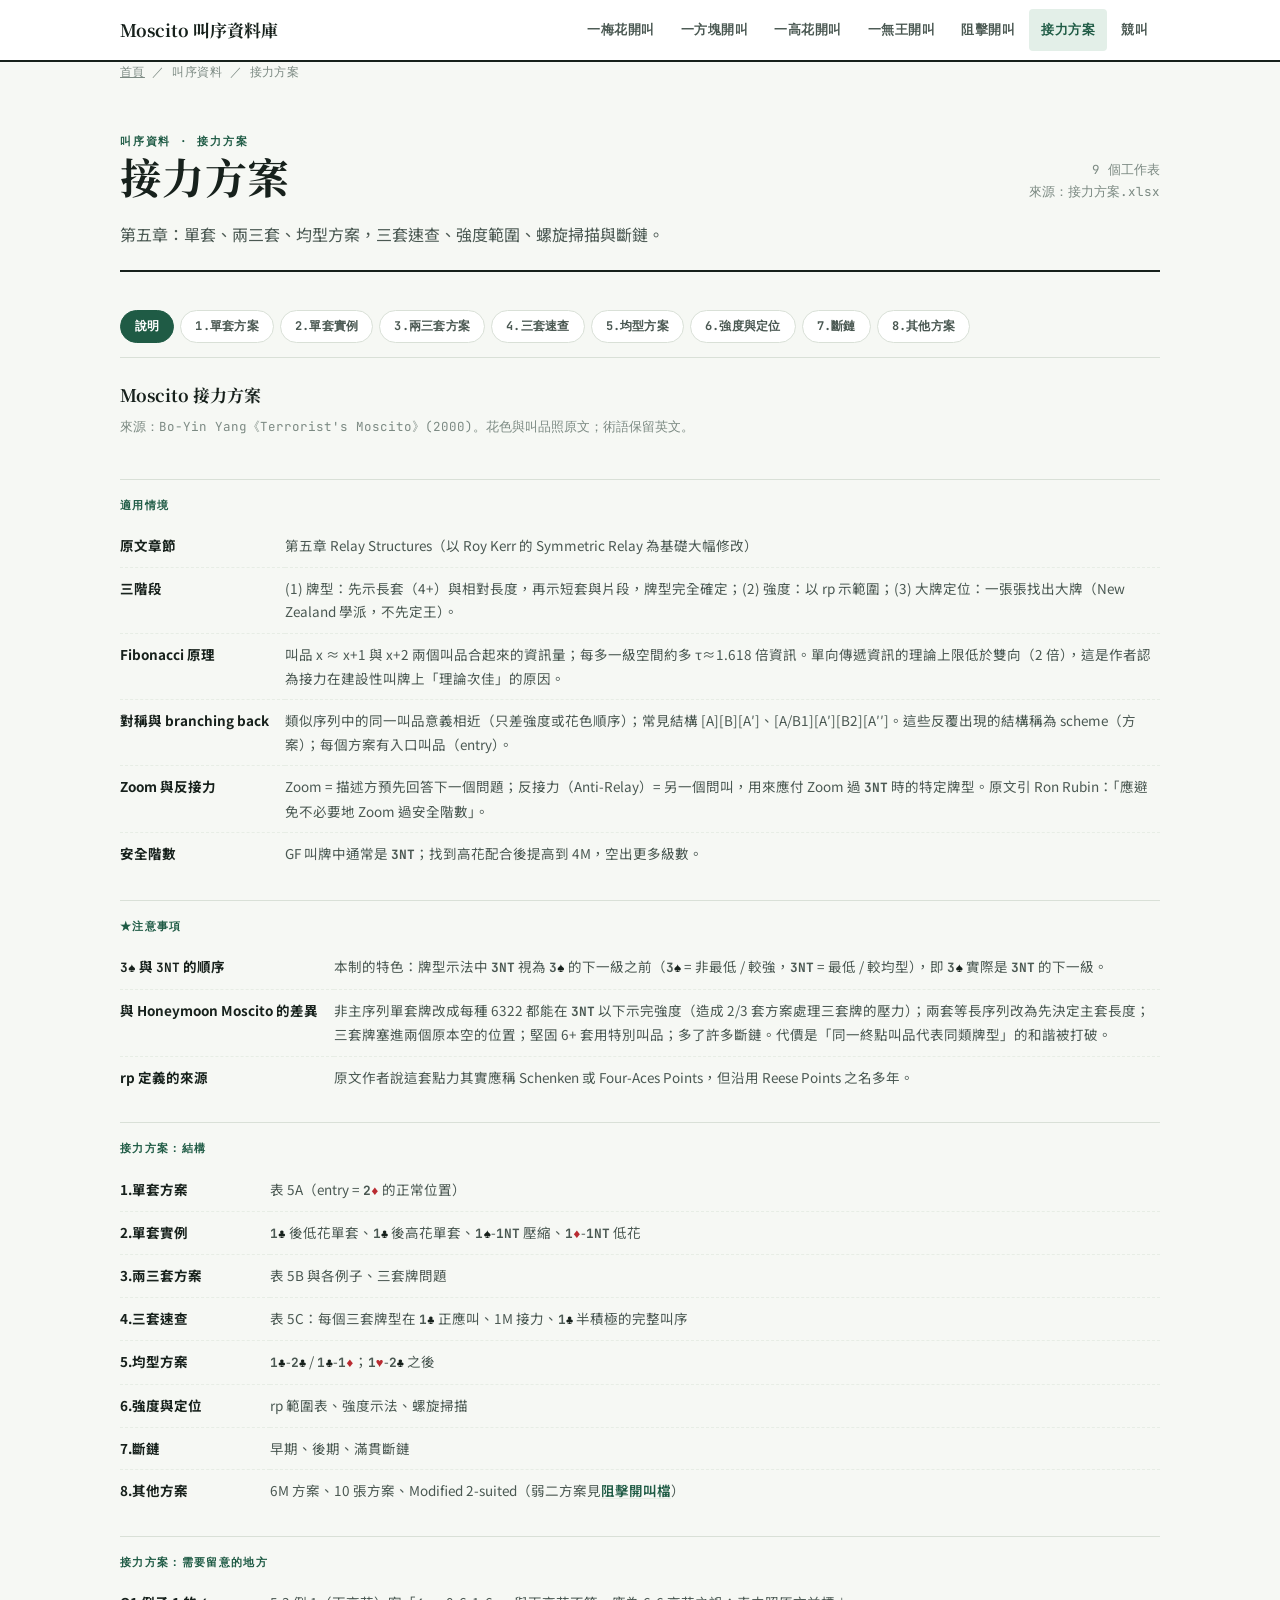
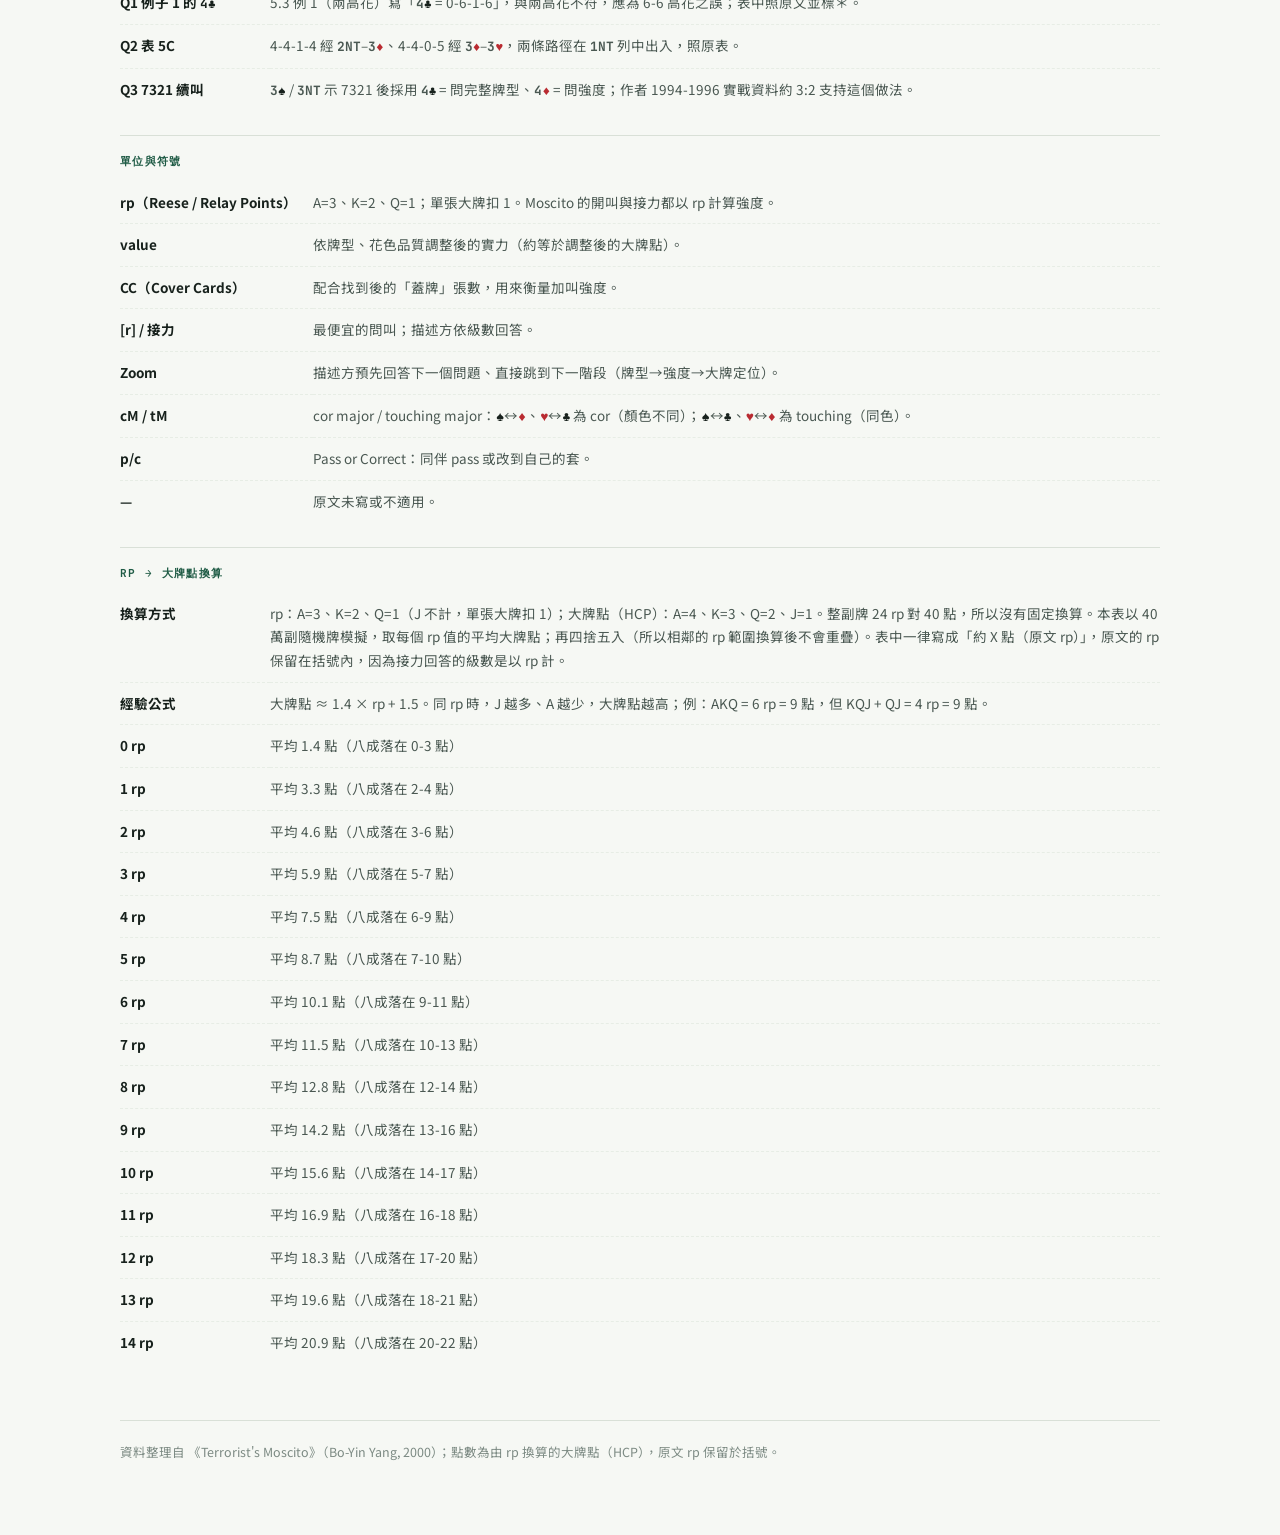
<file: 網站/叫序資料/接力方案.html>
<!doctype html>
<html lang="zh-Hant">
<head>
<meta charset="utf-8">
<meta name="viewport" content="width=device-width, initial-scale=1">
<title>接力方案 ｜ 叫序資料 ｜ Moscito 叫序資料庫</title>
<meta name="description" content="接力方案 的完整叫序資料表">
<link rel="preconnect" href="https://fonts.googleapis.com">
<link rel="preconnect" href="https://fonts.gstatic.com" crossorigin>
<link rel="stylesheet" href="https://fonts.googleapis.com/css2?family=JetBrains+Mono:wght@500;700&family=Noto+Sans+TC:wght@400;500;700&family=Noto+Serif+TC:wght@600;700&display=swap">
<link rel="stylesheet" href="../assets/style.css">
</head>
<body>
<nav class="site-nav"><div class="nav-inner"><a class="nav-brand" href="../index.html">Moscito 叫序資料庫</a><button class="nav-toggle" aria-label="開啟選單" type="button"><svg viewBox="0 0 24 24" fill="none" stroke="currentColor" stroke-width="2"><path d="M3 6h18M3 12h18M3 18h18"/></svg></button><ul class="nav-links" role="menubar"><li class="nav-item" role="none"><a class="nav-link" href="../叫序資料/一梅花開叫.html">一梅花開叫</a></li><li class="nav-item" role="none"><a class="nav-link" href="../叫序資料/一方塊開叫.html">一方塊開叫</a></li><li class="nav-item" role="none"><a class="nav-link" href="../叫序資料/一高花開叫.html">一高花開叫</a></li><li class="nav-item" role="none"><a class="nav-link" href="../叫序資料/一無王開叫.html">一無王開叫</a></li><li class="nav-item" role="none"><a class="nav-link" href="../叫序資料/阻擊開叫.html">阻擊開叫</a></li><li class="nav-item" role="none"><a class="nav-link is-active" href="../叫序資料/接力方案.html">接力方案</a></li><li class="nav-item" role="none"><a class="nav-link" href="../叫序資料/競叫.html">競叫</a></li></ul></div></nav>
<div class="wrap">

<div class="crumb"><a href="../index.html">首頁</a> ／ 叫序資料 ／ 接力方案</div>
<header class="page-head">
  <div class="mast">
    <div>
      <div class="eyebrow">叫序資料 · 接力方案</div>
      <h1>接力方案</h1>
    </div>
    <div class="mast-meta">9 個工作表<br>來源：接力方案.xlsx</div>
  </div>
  <p class="lede">第五章：單套、兩三套、均型方案，三套速查、強度範圍、螺旋掃描與斷鏈。</p>
</header>
<section><div class="sheet-tabs" data-sheet-tabs="#接力方案-panels"><button class="sheet-tab is-active" data-target="sheet-1">說明</button><button class="sheet-tab" data-target="sheet-2">1.單套方案</button><button class="sheet-tab" data-target="sheet-3">2.單套實例</button><button class="sheet-tab" data-target="sheet-4">3.兩三套方案</button><button class="sheet-tab" data-target="sheet-5">4.三套速查</button><button class="sheet-tab" data-target="sheet-6">5.均型方案</button><button class="sheet-tab" data-target="sheet-7">6.強度與定位</button><button class="sheet-tab" data-target="sheet-8">7.斷鏈</button><button class="sheet-tab" data-target="sheet-9">8.其他方案</button></div><div id="接力方案-panels"><div class="sheet-panel is-active" id="sheet-1"><div class="lead-block"><div class="lead-title">Moscito 接力方案</div><div class="lead-context">來源：Bo-Yin Yang《Terrorist&#x27;s Moscito》(2000)。花色與叫品照原文；術語保留英文。</div></div><table class="deftable"><tbody></tbody></table><div class="deftable-sub">適用情境</div><table class="deftable"><tbody><tr><td>原文章節</td><td>第五章 Relay Structures（以 Roy Kerr 的 Symmetric Relay 為基礎大幅修改）</td></tr><tr><td>三階段</td><td>(1) 牌型：先示長套（4+）與相對長度，再示短套與片段，牌型完全確定；(2) 強度：以 rp 示範圍；(3) 大牌定位：一張張找出大牌（New Zealand 學派，不先定王）。</td></tr><tr><td>Fibonacci 原理</td><td>叫品 x ≈ x+1 與 x+2 兩個叫品合起來的資訊量；每多一級空間約多 τ≈1.618 倍資訊。單向傳遞資訊的理論上限低於雙向（2 倍），這是作者認為接力在建設性叫牌上「理論次佳」的原因。</td></tr><tr><td>對稱與 branching back</td><td>類似序列中的同一叫品意義相近（只差強度或花色順序）；常見結構 [A][B][A′]、[A/B1][A′][B2][A′′]。這些反覆出現的結構稱為 scheme（方案）；每個方案有入口叫品（entry）。</td></tr><tr><td>Zoom 與反接力</td><td>Zoom = 描述方預先回答下一個問題；反接力（Anti-Relay）= 另一個問叫，用來應付 Zoom 過 <span class="bid">3NT</span> 時的特定牌型。原文引 Ron Rubin：「應避免不必要地 Zoom 過安全階數」。</td></tr><tr><td>安全階數</td><td>GF 叫牌中通常是 <span class="bid">3NT</span>；找到高花配合後提高到 4M，空出更多級數。</td></tr></tbody></table><div class="deftable-sub">★注意事項</div><table class="deftable"><tbody><tr><td><span class="bid">3<span class="s b">♠</span></span> 與 <span class="bid">3NT</span> 的順序</td><td>本制的特色：牌型示法中 <span class="bid">3NT</span> 視為 <span class="bid">3<span class="s b">♠</span></span> 的下一級之前（<span class="bid">3<span class="s b">♠</span></span> = 非最低 / 較強，<span class="bid">3NT</span> = 最低 / 較均型），即 <span class="bid">3<span class="s b">♠</span></span> 實際是 <span class="bid">3NT</span> 的下一級。</td></tr><tr><td>與 Honeymoon Moscito 的差異</td><td>非主序列單套牌改成每種 6322 都能在 <span class="bid">3NT</span> 以下示完強度（造成 2/3 套方案處理三套牌的壓力）；兩套等長序列改為先決定主套長度；三套牌塞進兩個原本空的位置；堅固 6+ 套用特別叫品；多了許多斷鏈。代價是「同一終點叫品代表同類牌型」的和諧被打破。</td></tr><tr><td>rp 定義的來源</td><td>原文作者說這套點力其實應稱 Schenken 或 Four-Aces Points，但沿用 Reese Points 之名多年。</td></tr></tbody></table><div class="deftable-sub">接力方案：結構</div><table class="deftable"><tbody><tr><td>1.單套方案</td><td>表 5A（entry = <span class="bid">2<span class="s r">♦</span></span> 的正常位置）</td></tr><tr><td>2.單套實例</td><td><span class="bid">1<span class="s b">♣</span></span> 後低花單套、<span class="bid">1<span class="s b">♣</span></span> 後高花單套、<span class="bid">1<span class="s b">♠</span></span>-<span class="bid">1NT</span> 壓縮、<span class="bid">1<span class="s r">♦</span></span>-<span class="bid">1NT</span> 低花</td></tr><tr><td>3.兩三套方案</td><td>表 5B 與各例子、三套牌問題</td></tr><tr><td>4.三套速查</td><td>表 5C：每個三套牌型在 <span class="bid">1<span class="s b">♣</span></span> 正應叫、1M 接力、<span class="bid">1<span class="s b">♣</span></span> 半積極的完整叫序</td></tr><tr><td>5.均型方案</td><td><span class="bid">1<span class="s b">♣</span></span>-<span class="bid">2<span class="s b">♣</span></span> / <span class="bid">1<span class="s b">♣</span></span>-<span class="bid">1<span class="s r">♦</span></span>；<span class="bid">1<span class="s r">♥</span></span>-<span class="bid">2<span class="s b">♣</span></span> 之後</td></tr><tr><td>6.強度與定位</td><td>rp 範圍表、強度示法、螺旋掃描</td></tr><tr><td>7.斷鏈</td><td>早期、後期、滿貫斷鏈</td></tr><tr><td>8.其他方案</td><td>6M 方案、10 張方案、Modified 2-suited（弱二方案見<a class="tool-link" href="阻擊開叫.html">阻擊開叫檔</a>）</td></tr></tbody></table><div class="deftable-sub">接力方案：需要留意的地方</div><table class="deftable"><tbody><tr><td>Q1 例子 1 的 <span class="bid">4<span class="s b">♣</span></span></td><td>5.3 例 1（兩高花）寫「<span class="bid">4<span class="s b">♣</span></span> = 0-6-1-6」，與兩高花不符，應為 6-6 高花之誤；表中照原文並標＊。</td></tr><tr><td>Q2 表 5C</td><td>4-4-1-4 經 <span class="bid">2NT</span>–<span class="bid">3<span class="s r">♦</span></span>、4-4-0-5 經 <span class="bid">3<span class="s r">♦</span></span>–<span class="bid">3<span class="s r">♥</span></span>，兩條路徑在 <span class="bid">1NT</span> 列中出入，照原表。</td></tr><tr><td>Q3 7321 續叫</td><td><span class="bid">3<span class="s b">♠</span></span> / <span class="bid">3NT</span> 示 7321 後採用 <span class="bid">4<span class="s b">♣</span></span> = 問完整牌型、<span class="bid">4<span class="s r">♦</span></span> = 問強度；作者 1994-1996 實戰資料約 3:2 支持這個做法。</td></tr></tbody></table><div class="deftable-sub">單位與符號</div><table class="deftable"><tbody><tr><td>rp（Reese / Relay Points）</td><td>A=3、K=2、Q=1；單張大牌扣 1。Moscito 的開叫與接力都以 rp 計算強度。</td></tr><tr><td>value</td><td>依牌型、花色品質調整後的實力（約等於調整後的大牌點）。</td></tr><tr><td>CC（Cover Cards）</td><td>配合找到後的「蓋牌」張數，用來衡量加叫強度。</td></tr><tr><td>[r] / 接力</td><td>最便宜的問叫；描述方依級數回答。</td></tr><tr><td>Zoom</td><td>描述方預先回答下一個問題、直接跳到下一階段（牌型→強度→大牌定位）。</td></tr><tr><td>cM / tM</td><td>cor major / touching major：<span class="s b">♠</span>↔<span class="s r">♦</span>、<span class="s r">♥</span>↔<span class="s b">♣</span> 為 cor（顏色不同）；<span class="s b">♠</span>↔<span class="s b">♣</span>、<span class="s r">♥</span>↔<span class="s r">♦</span> 為 touching（同色）。</td></tr><tr><td>p/c</td><td>Pass or Correct：同伴 pass 或改到自己的套。</td></tr><tr><td>—</td><td>原文未寫或不適用。</td></tr></tbody></table><div class="deftable-sub">rp → 大牌點換算</div><table class="deftable"><tbody><tr><td>換算方式</td><td>rp：A=3、K=2、Q=1（J 不計，單張大牌扣 1）；大牌點（HCP）：A=4、K=3、Q=2、J=1。整副牌 24 rp 對 40 點，所以沒有固定換算。本表以 40 萬副隨機牌模擬，取每個 rp 值的平均大牌點；再四捨五入（所以相鄰的 rp 範圍換算後不會重疊）。表中一律寫成「約 X 點（原文 rp）」，原文的 rp 保留在括號內，因為接力回答的級數是以 rp 計。</td></tr><tr><td>經驗公式</td><td>大牌點 ≈ 1.4 × rp + 1.5。同 rp 時，J 越多、A 越少，大牌點越高；例：AKQ = 6 rp = 9 點，但 KQJ + QJ = 4 rp = 9 點。</td></tr><tr><td>0 rp</td><td>平均 1.4 點（八成落在 0-3 點）</td></tr><tr><td>1 rp</td><td>平均 3.3 點（八成落在 2-4 點）</td></tr><tr><td>2 rp</td><td>平均 4.6 點（八成落在 3-6 點）</td></tr><tr><td>3 rp</td><td>平均 5.9 點（八成落在 5-7 點）</td></tr><tr><td>4 rp</td><td>平均 7.5 點（八成落在 6-9 點）</td></tr><tr><td>5 rp</td><td>平均 8.7 點（八成落在 7-10 點）</td></tr><tr><td>6 rp</td><td>平均 10.1 點（八成落在 9-11 點）</td></tr><tr><td>7 rp</td><td>平均 11.5 點（八成落在 10-13 點）</td></tr><tr><td>8 rp</td><td>平均 12.8 點（八成落在 12-14 點）</td></tr><tr><td>9 rp</td><td>平均 14.2 點（八成落在 13-16 點）</td></tr><tr><td>10 rp</td><td>平均 15.6 點（八成落在 14-17 點）</td></tr><tr><td>11 rp</td><td>平均 16.9 點（八成落在 16-18 點）</td></tr><tr><td>12 rp</td><td>平均 18.3 點（八成落在 17-20 點）</td></tr><tr><td>13 rp</td><td>平均 19.6 點（八成落在 18-21 點）</td></tr><tr><td>14 rp</td><td>平均 20.9 點（八成落在 20-22 點）</td></tr></tbody></table></div><div class="sheet-panel" id="sheet-2"><div class="lead-block"><div class="lead-title">單套接力方案（表 5A）</div><div class="lead-context">描述方只有一門 4+ 套。entry 通常為 <span class="bid">2<span class="s r">♦</span></span>，接力方以 <span class="bid">2<span class="s r">♥</span></span> 接力；先示最短的花色，再示主套長度與牌型</div></div><div class="table-scroll"><table class="bidtbl"><thead><tr><th>描述方叫品</th><th>含義</th><th>接力</th><th>備註</th></tr></thead><tbody><tr class="ladder-parent" data-group="ladder-group-2-1"><td><button class="ladder-toggle" type="button" aria-expanded="false"><span class="tri">▸</span></button><span class="bid">2<span class="s b">♠</span></span>（entry+2）</td><td>高短（短套在未叫花色中最高的一門）</td><td><span class="bid">2NT</span></td><td class="cell-muted">以下為 <span class="bid">2NT</span> 接力後</td></tr><tr class="ladder-child" data-group="ladder-group-2-1" hidden><td><span class="bid">3<span class="s b">♣</span></span></td><td>特殊 #a：63low22（<span class="bid">3<span class="s r">♥</span></span>）、63mid22（<span class="bid">3<span class="s b">♠</span></span> / <span class="bid">3NT</span>）、7222（<span class="bid">4<span class="s b">♣</span></span> 以上）、怪牌型（<span class="bid">4<span class="s r">♦</span></span>）</td><td><span class="bid">3<span class="s r">♦</span></span></td><td class="cell-muted">—</td></tr><tr class="ladder-child" data-group="ladder-group-2-1" hidden><td><span class="bid">3<span class="s r">♦</span></span> 以上</td><td>主序列，高短（同下方低短的排法）</td><td>—</td><td class="cell-muted">—</td></tr><tr><td><span class="bid">2NT</span>（entry+3）</td><td>中短，主序列；下一個接力後從 <span class="bid">3<span class="s r">♦</span></span> 起示牌型</td><td><span class="bid">3<span class="s b">♣</span></span></td><td class="cell-muted">—</td></tr><tr><td><span class="bid">3<span class="s b">♣</span></span>（entry+4）</td><td>特殊 #b：4333（<span class="bid">3<span class="s r">♥</span></span>）、63hi22（<span class="bid">3<span class="s b">♠</span></span> / <span class="bid">3NT</span>）、所有堅固 6322 與 7222（<span class="bid">4<span class="s b">♣</span></span> 以上）、怪牌型（<span class="bid">4<span class="s r">♥</span></span>）</td><td><span class="bid">3<span class="s r">♦</span></span></td><td class="cell-muted"><span class="bid">1<span class="s r">♦</span></span>-<span class="bid">1NT</span> 後刪去 4333，改為：7m222 移到特殊 #b（在 6m<span class="bid">3<span class="s b">♠</span></span>22 之後），堅固 6m32<span class="bid">2<span class="s b">♠</span></span> 移到特殊 #a</td></tr><tr class="subhead"><td colspan="4"><span class="bid">3<span class="s r">♦</span></span> 以上（entry+5）：低短，主序列（直接 Zoom）</td></tr><tr><td><span class="bid">3<span class="s r">♦</span></span></td><td>5332（<span class="bid">1<span class="s b">♣</span></span> 後示加值）</td><td><span class="bid">3<span class="s r">♥</span></span></td><td class="cell-muted">—</td></tr><tr><td><span class="bid">3<span class="s r">♥</span></span></td><td>6331</td><td><span class="bid">3<span class="s b">♠</span></span></td><td class="cell-muted">—</td></tr><tr><td><span class="bid">3<span class="s b">♠</span></span> / <span class="bid">3NT</span></td><td>7321，非最低 / 最低</td><td>—</td><td class="cell-muted">續叫：<span class="bid">4<span class="s b">♣</span></span> = 問牌型（回答設計成能打描述方的 3 張高花）；<span class="bid">4<span class="s r">♦</span></span> = 接力問強度；<span class="bid">4NT</span> = 長套 RKC</td></tr><tr><td><span class="bid">4<span class="s b">♣</span></span></td><td>6331 / 7321 堅固，通常有加值</td><td>—</td><td class="cell-muted">—</td></tr><tr><td><span class="bid">4<span class="s r">♦</span></span></td><td>8+ 張（8221、8320、9220）</td><td>—</td><td class="cell-muted">—</td></tr><tr><td><span class="bid">4<span class="s r">♥</span></span> 以上</td><td>7330</td><td>—</td><td class="cell-muted">—</td></tr><tr class="note-row"><td colspan="4">＊ 主序列 = 只有一門唯一短套的牌型：5332（entry+5）、6331（entry+6）、7321（entry+7）、7330、8221、8320。特殊 = 至少兩門等短：4333（可能時）、6322、7222、8311。</td></tr><tr class="note-row"><td colspan="4">＊ 反過來也成立：沒在某時刻叫 entry+4 的就不是特殊牌型。高短的特殊（632hi2、831hi1）以兩次一級回答（entry+2 再 entry+4）表示，其他特殊一次三級回答（entry+4）。</td></tr><tr class="note-row"><td colspan="4">＊ 牌型依牌型增加、再依數字順序排；<span class="bid">3NT</span> 視為 <span class="bid">3<span class="s b">♠</span></span> 的下一級之前；<span class="bid">4<span class="s b">♣</span></span> / <span class="bid">4<span class="s r">♦</span></span> / <span class="bid">4<span class="s r">♥</span></span> 通常（可能時）表示堅固長套、通常有加值。</td></tr><tr class="subhead"><td colspan="4">特殊牌型的處理（5.2.1）</td></tr><tr><td>特殊 #a（<span class="bid">2<span class="s r">♦</span></span>.<span class="bid">2<span class="s b">♠</span></span>.<span class="bid">3<span class="s b">♣</span></span>）</td><td>63low22（.<span class="bid">3<span class="s r">♥</span></span>）、63mid22（.<span class="bid">3<span class="s b">♠</span></span> / <span class="bid">3NT</span>）、7222（.<span class="bid">4<span class="s b">♣</span></span>、.<span class="bid">4<span class="s r">♥</span></span>+，Zoom）、8311hi 或 9211（.<span class="bid">4<span class="s r">♦</span></span>）</td><td>—</td><td class="cell-muted">長低花時：反接力 <span class="bid">3<span class="s r">♥</span></span> = <span class="s r">♥</span>；<span class="bid">3<span class="s b">♠</span></span>（若可）= 問 <span class="s b">♠</span> 擋；4m = 自然滿貫試探；4（另一低花）= 對 <span class="s b">♠</span> 溫和滿貫試探。長高花時：反接力 <span class="bid">3<span class="s r">♥</span></span> = CoG 或對 M 滿貫試探；下一門（<span class="bid">3<span class="s b">♠</span></span> / <span class="bid">4<span class="s b">♣</span></span>）= CoG 或對另一高花滿貫試探；4m = 自然滿貫試探</td></tr><tr><td>特殊 #b（<span class="bid">2<span class="s r">♦</span></span>.<span class="bid">3<span class="s b">♣</span></span>）</td><td>4333（.<span class="bid">3<span class="s r">♥</span></span>）、所有堅固（.<span class="bid">4<span class="s b">♣</span></span> / <span class="bid">4<span class="s r">♦</span></span>、<span class="bid">4<span class="s b">♠</span></span>+，Zoom）、63hi22（.<span class="bid">3<span class="s b">♠</span></span> / <span class="bid">3NT</span>）、83hi11 或 9211（.<span class="bid">4<span class="s r">♥</span></span>；套為 <span class="s r">♥</span> 時改 <span class="bid">4<span class="s b">♠</span></span>）</td><td>—</td><td class="cell-muted">長低花時：3M = 問擋；4m = 對 cM 溫和滿貫試探！長高花時：3（另一高花）= 問擋；3M = 單缺；4m = 自然</td></tr></tbody></table></div><div class="trap">＊ 原文：6322 比 6331 多近 60%，要示 / 否認的特徵也更多；均型牌問題是多數接力制的通病。8m311 很難一致地處理好，因為這些畸型牌的安全階數通常是 5 階。</div></div><div class="sheet-panel" id="sheet-3"><div class="lead-block"><div class="lead-title">單套方案的四種實例</div><div class="lead-context">5.2.2：(1) <span class="bid">1<span class="s b">♣</span></span>-<span class="bid">2<span class="s r">♦</span></span>、<span class="bid">1<span class="s b">♣</span></span>-<span class="bid">1NT</span>；<span class="bid">2<span class="s b">♣</span></span>-<span class="bid">2<span class="s r">♦</span></span>（4m333 / 5m332 有加值、堅固套）；(2) <span class="bid">1<span class="s b">♣</span></span>-1M；接力-<span class="bid">2<span class="s r">♦</span></span>；(3) <span class="bid">1<span class="s r">♦</span></span>-<span class="bid">1NT</span>；(4) 1M-接力（範圍窄；<span class="bid">1<span class="s b">♠</span></span> 開叫壓縮一級）</div></div><div class="table-scroll"><table class="bidtbl"><thead><tr><th>序列</th><th>描述方叫品</th><th>含義</th><th>接力 / 後續</th></tr></thead><tbody><tr class="subhead"><td colspan="4"><span class="bid">1<span class="s b">♣</span></span> 後低花單套：<span class="bid">1<span class="s b">♣</span></span>–<span class="bid">2<span class="s r">♦</span></span>；<span class="bid">2<span class="s r">♥</span></span>（接力）（<span class="s r">♦</span> 單套幾乎相同）</td></tr><tr class="ladder-parent" data-group="ladder-group-3-1"><td><button class="ladder-toggle" type="button" aria-expanded="false"><span class="tri">▸</span></button><span class="bid">1<span class="s b">♣</span></span>–<span class="bid">2<span class="s r">♦</span></span>；<span class="bid">2<span class="s r">♥</span></span></td><td><span class="bid">2<span class="s b">♠</span></span></td><td><span class="s b">♠</span> 短</td><td class="cell-muted"><span class="bid">2NT</span> 接力</td></tr><tr class="ladder-child" data-group="ladder-group-3-1" hidden><td>…<span class="bid">2<span class="s b">♠</span></span>–<span class="bid">2NT</span></td><td><span class="bid">3<span class="s b">♣</span></span></td><td>2-[23]-6（罕見 1-[13]-8）、2-2-2-7</td><td class="cell-muted"><span class="bid">3<span class="s r">♦</span></span> 接力：<span class="bid">3<span class="s r">♥</span></span> = 2-2-3-6；<span class="bid">3<span class="s b">♠</span></span> / <span class="bid">3NT</span> = 2-3-2-6 最高（約 12+ 點（7+ rp））/ 最低（約 9-10 點（5-6 rp））；<span class="bid">4<span class="s b">♣</span></span> = 2-2-2-7，約 9-10 點（5-6 rp）；<span class="bid">4<span class="s r">♦</span></span> = 1-3-1-8（<span class="bid">4<span class="s r">♥</span></span> 接力、<span class="bid">4NT</span> = RKC）/ 1-1-3-8（<span class="bid">4<span class="s b">♠</span></span>）；<span class="bid">4<span class="s r">♥</span></span> = 2-2-2-7，約 12 點（7 rp）（注意排法特殊）；<span class="bid">4<span class="s b">♠</span></span> / <span class="bid">4NT</span> = 2-2-2-7，約 13 / 14 點（8 / 9 rp）（注意 <span class="bid">5<span class="s b">♣</span></span> 不低於 <span class="bid">4NT</span>）；<span class="bid">5<span class="s b">♣</span></span> / <span class="bid">5<span class="s r">♦</span></span>… = 2-2-2-7，約 16 / 17… 點（10 / 11… rp）</td></tr><tr class="ladder-child" data-group="ladder-group-3-1" hidden><td>…<span class="bid">2<span class="s b">♠</span></span>–<span class="bid">2NT</span>；<span class="bid">3<span class="s b">♣</span></span></td><td><span class="bid">3<span class="s r">♥</span></span>（反接力）</td><td>示 <span class="s r">♥</span></td><td class="cell-muted">描述方：<span class="bid">3<span class="s b">♠</span></span> = 最高 2-2-2-7 或 2-2-3-6；<span class="bid">3NT</span> = 最低同樣牌型；<span class="bid">4<span class="s b">♣</span></span> / <span class="bid">4<span class="s r">♦</span></span> / <span class="bid">4<span class="s r">♥</span></span> = 2-3-2-6，約 12+ / 10 / 9 點（7+ / 6 / 5 rp）；<span class="bid">4<span class="s b">♠</span></span>+ = 8 張套</td></tr><tr class="ladder-child" data-group="ladder-group-3-1" hidden><td>…<span class="bid">2<span class="s b">♠</span></span>–<span class="bid">2NT</span>；<span class="bid">3<span class="s b">♣</span></span></td><td><span class="bid">3<span class="s b">♠</span></span></td><td>問 <span class="s b">♠</span> 擋</td><td class="cell-muted">—</td></tr><tr class="ladder-child" data-group="ladder-group-3-1" hidden><td>…<span class="bid">2<span class="s b">♠</span></span>–<span class="bid">2NT</span>；<span class="bid">3<span class="s b">♣</span></span></td><td><span class="bid">4<span class="s b">♣</span></span></td><td>自然滿貫試探；之後扣叫</td><td class="cell-muted">—</td></tr><tr class="ladder-child" data-group="ladder-group-3-1" hidden><td>…<span class="bid">2<span class="s b">♠</span></span>–<span class="bid">2NT</span>；<span class="bid">3<span class="s b">♣</span></span></td><td><span class="bid">4<span class="s r">♦</span></span></td><td>對 <span class="s b">♠</span> 滿貫試探</td><td class="cell-muted"><span class="bid">4<span class="s r">♥</span></span> = 對 <span class="s b">♠</span> 好；<span class="bid">4<span class="s b">♠</span></span> = 對 <span class="s b">♠</span> 不好；<span class="bid">4NT</span>+ = 堅持 <span class="s b">♣</span></td></tr><tr class="ladder-child" data-group="ladder-group-3-1" hidden><td>…<span class="bid">2<span class="s b">♠</span></span>–<span class="bid">2NT</span></td><td><span class="bid">3<span class="s r">♦</span></span> 以上</td><td>主序列：2-3-3-5（<span class="bid">3<span class="s r">♦</span></span>，約 13+ 點（8+ rp））、1-3-3-6（<span class="bid">3<span class="s r">♥</span></span>）…</td><td class="cell-muted">—</td></tr><tr><td><span class="bid">1<span class="s b">♣</span></span>–<span class="bid">2<span class="s r">♦</span></span>；<span class="bid">2<span class="s r">♥</span></span></td><td><span class="bid">2NT</span></td><td><span class="s r">♥</span> 短的主序列</td><td class="cell-muted"><span class="bid">3<span class="s b">♣</span></span> 接力 → <span class="bid">3<span class="s r">♦</span></span> = 3-2-3-5（約 13+ 點（8+ rp）），<span class="bid">3<span class="s r">♥</span></span> = 3-1-3-6…</td></tr><tr class="ladder-parent" data-group="ladder-group-3-2"><td><button class="ladder-toggle" type="button" aria-expanded="false"><span class="tri">▸</span></button><span class="bid">1<span class="s b">♣</span></span>–<span class="bid">2<span class="s r">♦</span></span>；<span class="bid">2<span class="s r">♥</span></span></td><td><span class="bid">3<span class="s b">♣</span></span></td><td>3-3-3-4、3-2-2-6、堅固半均型或 3-1-1-8</td><td class="cell-muted"><span class="bid">3<span class="s r">♦</span></span> 接力</td></tr><tr class="ladder-child" data-group="ladder-group-3-2" hidden><td>…<span class="bid">3<span class="s b">♣</span></span>–<span class="bid">3<span class="s r">♦</span></span></td><td><span class="bid">3<span class="s r">♥</span></span></td><td>3-3-3-4，約 13+ 點（8+ rp）</td><td class="cell-muted">—</td></tr><tr class="ladder-child" data-group="ladder-group-3-2" hidden><td>…<span class="bid">3<span class="s b">♣</span></span>–<span class="bid">3<span class="s r">♦</span></span></td><td><span class="bid">3<span class="s b">♠</span></span> / <span class="bid">3NT</span></td><td>3-2-2-6，約 12+ / 9-10 點（7+ / 5-6 rp）</td><td class="cell-muted">—</td></tr><tr class="ladder-child" data-group="ladder-group-3-2" hidden><td>…<span class="bid">3<span class="s b">♣</span></span>–<span class="bid">3<span class="s r">♦</span></span></td><td><span class="bid">4<span class="s b">♣</span></span> / <span class="bid">4<span class="s r">♦</span></span></td><td><span class="bid">6<span class="s b">♣</span></span>322，<span class="s b">♣</span> 1 失墩 / 無失墩，約 13+ 點（8+ rp）</td><td class="cell-muted">—</td></tr><tr class="ladder-child" data-group="ladder-group-3-2" hidden><td>…<span class="bid">3<span class="s b">♣</span></span>–<span class="bid">3<span class="s r">♦</span></span></td><td><span class="bid">4<span class="s r">♥</span></span></td><td>3-1-1-8（或 2-1-1-9）</td><td class="cell-muted"><span class="bid">4NT</span> = RKC</td></tr><tr class="ladder-child" data-group="ladder-group-3-2" hidden><td>…<span class="bid">3<span class="s b">♣</span></span>–<span class="bid">3<span class="s r">♦</span></span></td><td><span class="bid">4<span class="s b">♠</span></span> 以上</td><td>堅固 2-2-2-7，依級數示 rp</td><td class="cell-muted">—</td></tr><tr><td><span class="bid">1<span class="s b">♣</span></span>–<span class="bid">2<span class="s r">♦</span></span>；<span class="bid">2<span class="s r">♥</span></span></td><td><span class="bid">3<span class="s r">♦</span></span></td><td>3-3-2-5，約 12+ 點（7+ rp）（不是 8+！因均型方案的一個細節）</td><td class="cell-muted">—</td></tr><tr><td><span class="bid">1<span class="s b">♣</span></span>–<span class="bid">2<span class="s r">♦</span></span>；<span class="bid">2<span class="s r">♥</span></span></td><td><span class="bid">3<span class="s r">♥</span></span></td><td>3-3-1-6</td><td class="cell-muted"><span class="bid">3<span class="s b">♠</span></span> 接力：<span class="bid">3NT</span> = 約 9-10 點（5-6 rp），<span class="bid">4<span class="s b">♣</span></span> = 約 12 點（7 rp）…</td></tr><tr><td><span class="bid">1<span class="s b">♣</span></span>–<span class="bid">2<span class="s r">♦</span></span>；<span class="bid">2<span class="s r">♥</span></span></td><td><span class="bid">3<span class="s b">♠</span></span> / <span class="bid">3NT</span></td><td>2-3-1-7 / 3-2-1-7，最高（約 12 點（7 rp））/ 最低（約 9-10 點（5-6 rp））</td><td class="cell-muted"><span class="bid">4<span class="s b">♣</span></span> = 問完整牌型（回答讓至多約 12 點（7 rp） 時能打描述方的 3 張高花），之後繼續或 Zoom 進強度；<span class="bid">4<span class="s r">♦</span></span> = 問強度，Zoom 到大牌定位；<span class="bid">4NT</span> = 長套 RKC；其他 = 自然止叫 ＊Q3</td></tr><tr><td><span class="bid">1<span class="s b">♣</span></span>–<span class="bid">2<span class="s r">♦</span></span>；<span class="bid">2<span class="s r">♥</span></span></td><td><span class="bid">4<span class="s b">♣</span></span></td><td>堅固 6+<span class="s b">♣</span>（因此也有加值）</td><td class="cell-muted"><span class="bid">4<span class="s r">♦</span></span> 接力</td></tr><tr><td><span class="bid">1<span class="s b">♣</span></span>–<span class="bid">2<span class="s r">♦</span></span>；<span class="bid">2<span class="s r">♥</span></span></td><td><span class="bid">4<span class="s r">♦</span></span></td><td>畸型，8+<span class="s b">♣</span></td><td class="cell-muted"><span class="bid">4<span class="s r">♥</span></span> 接力；<span class="bid">4NT</span> = RKC（<span class="s b">♣</span>）</td></tr><tr><td><span class="bid">1<span class="s b">♣</span></span>–<span class="bid">2<span class="s r">♦</span></span>；<span class="bid">2<span class="s r">♥</span></span></td><td><span class="bid">4<span class="s r">♥</span></span> 以上</td><td>3-3-0-7</td><td class="cell-muted">—</td></tr><tr class="subhead"><td colspan="4"><span class="bid">1<span class="s b">♣</span></span> 後高花單套：<span class="bid">1<span class="s b">♣</span></span>–<span class="bid">1<span class="s r">♥</span></span>；<span class="bid">1<span class="s b">♠</span></span>（接力）–<span class="bid">2<span class="s r">♦</span></span>；<span class="bid">2<span class="s r">♥</span></span>（接力）（<span class="s r">♥</span> 單套為 <span class="bid">1<span class="s b">♣</span></span>–<span class="bid">1<span class="s b">♠</span></span>；<span class="bid">1NT</span>–<span class="bid">2<span class="s r">♦</span></span>）</td></tr><tr class="ladder-parent" data-group="ladder-group-3-3"><td><button class="ladder-toggle" type="button" aria-expanded="false"><span class="tri">▸</span></button>…<span class="bid">2<span class="s r">♦</span></span>–<span class="bid">2<span class="s r">♥</span></span></td><td><span class="bid">2<span class="s b">♠</span></span></td><td><span class="s r">♥</span> 短</td><td class="cell-muted"><span class="bid">2NT</span> 接力</td></tr><tr class="ladder-child" data-group="ladder-group-3-3" hidden><td>…<span class="bid">2<span class="s b">♠</span></span>–<span class="bid">2NT</span></td><td><span class="bid">3<span class="s b">♣</span></span></td><td>6-2-[32]、7-2-2-2、8-1-[13]</td><td class="cell-muted"><span class="bid">3<span class="s r">♦</span></span> 接力：<span class="bid">3<span class="s r">♥</span></span> = 6-2-2-3；<span class="bid">3<span class="s b">♠</span></span> / <span class="bid">3NT</span> = 6-2-3-2 最高 / 最低；<span class="bid">4<span class="s b">♣</span></span> = 7-2-2-2，約 9 / 10 點（5 / 6 rp）；<span class="bid">4<span class="s r">♦</span></span> = 8-1-3-1 或 8-1-1-3；<span class="bid">4<span class="s r">♥</span></span> / <span class="bid">4<span class="s b">♠</span></span> / <span class="bid">4NT</span> = 7-2-2-2，約 13 / 12 / 14 點（8 / 7 / 9 rp）；<span class="bid">5<span class="s b">♣</span></span>… = 7-2-2-2，約 16… 點（10… rp）</td></tr><tr class="ladder-child" data-group="ladder-group-3-3" hidden><td>…<span class="bid">2<span class="s b">♠</span></span>–<span class="bid">2NT</span>；<span class="bid">3<span class="s b">♣</span></span></td><td><span class="bid">3<span class="s r">♥</span></span></td><td>開始時在 <span class="bid">4<span class="s r">♥</span></span> 與 <span class="bid">3NT</span> 間 CoG</td><td class="cell-muted">描述方：<span class="bid">3<span class="s b">♠</span></span> = 有快贏墩試 <span class="bid">3NT</span>；<span class="bid">3NT</span> = 分散的值試 <span class="bid">3NT</span>；<span class="bid">4<span class="s b">♣</span></span>+ = 好的 <span class="s r">♥</span>，之後可扣叫滿貫試探</td></tr><tr class="ladder-child" data-group="ladder-group-3-3" hidden><td>…<span class="bid">2<span class="s b">♠</span></span>–<span class="bid">2NT</span>；<span class="bid">3<span class="s b">♣</span></span></td><td><span class="bid">3<span class="s b">♠</span></span></td><td>示 <span class="s b">♠</span></td><td class="cell-muted"><span class="bid">4<span class="s b">♣</span></span> / <span class="bid">4<span class="s r">♦</span></span> = 對 <span class="s r">♥</span> / <span class="s b">♠</span> 滿貫試探</td></tr><tr class="ladder-child" data-group="ladder-group-3-3" hidden><td>…<span class="bid">2<span class="s b">♠</span></span>–<span class="bid">2NT</span>；<span class="bid">3<span class="s b">♣</span></span></td><td>4m</td><td>自然滿貫試探，長套</td><td class="cell-muted">之後扣叫</td></tr><tr class="ladder-child" data-group="ladder-group-3-3" hidden><td>…<span class="bid">2<span class="s b">♠</span></span>–<span class="bid">2NT</span></td><td><span class="bid">3<span class="s r">♦</span></span> 以上</td><td>主序列：5-2-3-3（<span class="bid">3<span class="s r">♦</span></span>）、6-1-3-3（<span class="bid">3<span class="s r">♥</span></span>）…</td><td class="cell-muted">—</td></tr><tr><td>…<span class="bid">2<span class="s r">♦</span></span>–<span class="bid">2<span class="s r">♥</span></span></td><td><span class="bid">2NT</span></td><td><span class="s r">♦</span> 短的主序列</td><td class="cell-muted"><span class="bid">3<span class="s b">♣</span></span> 接力 → <span class="bid">3<span class="s r">♦</span></span> = 5-3-2-3，<span class="bid">3<span class="s r">♥</span></span> = 6-3-1-3…</td></tr><tr class="ladder-parent" data-group="ladder-group-3-4"><td><button class="ladder-toggle" type="button" aria-expanded="false"><span class="tri">▸</span></button>…<span class="bid">2<span class="s r">♦</span></span>–<span class="bid">2<span class="s r">♥</span></span></td><td><span class="bid">3<span class="s b">♣</span></span></td><td>4-3-3-3、6-3-2-2、堅固半均型或 8-3-1-1</td><td class="cell-muted"><span class="bid">3<span class="s r">♦</span></span> 接力</td></tr><tr class="ladder-child" data-group="ladder-group-3-4" hidden><td>…<span class="bid">3<span class="s b">♣</span></span>–<span class="bid">3<span class="s r">♦</span></span></td><td><span class="bid">3<span class="s r">♥</span></span></td><td>4-3-3-3，約 13+ 點（8+ rp）</td><td class="cell-muted">—</td></tr><tr class="ladder-child" data-group="ladder-group-3-4" hidden><td>…<span class="bid">3<span class="s b">♣</span></span>–<span class="bid">3<span class="s r">♦</span></span></td><td><span class="bid">3<span class="s b">♠</span></span> / <span class="bid">3NT</span></td><td>6-3-2-2，約 12+ / 9-10 點（7+ / 5-6 rp）</td><td class="cell-muted">—</td></tr><tr class="ladder-child" data-group="ladder-group-3-4" hidden><td>…<span class="bid">3<span class="s b">♣</span></span>–<span class="bid">3<span class="s r">♦</span></span></td><td><span class="bid">4<span class="s b">♣</span></span> / <span class="bid">4<span class="s r">♦</span></span></td><td><span class="bid">6<span class="s b">♠</span></span>322，1 失墩 / 連續</td><td class="cell-muted">—</td></tr><tr class="ladder-child" data-group="ladder-group-3-4" hidden><td>…<span class="bid">3<span class="s b">♣</span></span>–<span class="bid">3<span class="s r">♦</span></span></td><td><span class="bid">4<span class="s r">♥</span></span></td><td>8-3-1-1（9-2-1-1）；套為 <span class="s r">♥</span> 時此級是 <span class="bid">4<span class="s b">♠</span></span></td><td class="cell-muted">—</td></tr><tr class="ladder-child" data-group="ladder-group-3-4" hidden><td>…<span class="bid">3<span class="s b">♣</span></span>–<span class="bid">3<span class="s r">♦</span></span></td><td><span class="bid">4<span class="s b">♠</span></span></td><td>堅固 7-2-2-2，Zoom</td><td class="cell-muted">—</td></tr><tr><td>…<span class="bid">2<span class="s r">♦</span></span>–<span class="bid">2<span class="s r">♥</span></span></td><td><span class="bid">3<span class="s r">♦</span></span></td><td>5-3-3-2</td><td class="cell-muted">—</td></tr><tr><td>…<span class="bid">2<span class="s r">♦</span></span>–<span class="bid">2<span class="s r">♥</span></span></td><td><span class="bid">3<span class="s r">♥</span></span></td><td>6-3-3-1</td><td class="cell-muted">—</td></tr><tr><td>…<span class="bid">2<span class="s r">♦</span></span>–<span class="bid">2<span class="s r">♥</span></span></td><td><span class="bid">3<span class="s b">♠</span></span> / <span class="bid">3NT</span></td><td>7-3-2-1 / 7-2-3-1，最高（約 12 點（7 rp））/ 最低（約 9-10 點（5-6 rp））</td><td class="cell-muted">續叫同上（<span class="bid">4<span class="s b">♣</span></span> 問牌型、<span class="bid">4<span class="s r">♦</span></span> 問強度與定位、<span class="bid">4NT</span> RKC、其他止叫）</td></tr><tr><td>…<span class="bid">2<span class="s r">♦</span></span>–<span class="bid">2<span class="s r">♥</span></span></td><td><span class="bid">4<span class="s b">♣</span></span></td><td>堅固 6-3-3-1、7-3-2-1、7-2-3-1</td><td class="cell-muted">—</td></tr><tr><td>…<span class="bid">2<span class="s r">♦</span></span>–<span class="bid">2<span class="s r">♥</span></span></td><td><span class="bid">4<span class="s r">♦</span></span></td><td>8+<span class="s b">♠</span>：8-2-2-1、8-3-2-0、8-2-3-0、9-2-2-0</td><td class="cell-muted">—</td></tr><tr><td>…<span class="bid">2<span class="s r">♦</span></span>–<span class="bid">2<span class="s r">♥</span></span></td><td><span class="bid">4<span class="s r">♥</span></span> 以上</td><td>7-3-3-0，Zoom</td><td class="cell-muted">—</td></tr><tr class="subhead"><td colspan="4">1M 開叫後的高花單套（範圍窄，沒有均型與堅固套的加值）</td></tr><tr><td><span class="bid">1<span class="s r">♥</span></span>–<span class="bid">1<span class="s b">♠</span></span>；<span class="bid">2<span class="s r">♦</span></span>–<span class="bid">2<span class="s r">♥</span></span>（約 12+～14 點（7+～9 rp））、<span class="bid">1<span class="s r">♥</span></span>–<span class="bid">1<span class="s b">♠</span></span>；<span class="bid">1NT</span>–<span class="bid">2<span class="s b">♣</span></span>；<span class="bid">2<span class="s r">♦</span></span>–<span class="bid">2<span class="s r">♥</span></span>（約 9+～12- 點（5+～7- rp））</td><td>—</td><td>大致同上表</td><td class="cell-muted">—</td></tr><tr class="ladder-parent" data-group="ladder-group-3-5"><td><button class="ladder-toggle" type="button" aria-expanded="false"><span class="tri">▸</span></button><span class="bid">1<span class="s b">♠</span></span>–<span class="bid">1NT</span>；<span class="bid">2<span class="s r">♥</span></span>（約 13-14 點（8-9 rp） 單套）–<span class="bid">2<span class="s b">♠</span></span></td><td><span class="bid">2NT</span></td><td><span class="s r">♥</span> 短</td><td class="cell-muted"><span class="bid">3<span class="s b">♣</span></span> 接力</td></tr><tr class="ladder-child" data-group="ladder-group-3-5" hidden><td>…<span class="bid">2NT</span>–<span class="bid">3<span class="s b">♣</span></span></td><td><span class="bid">3<span class="s r">♦</span></span></td><td>特殊</td><td class="cell-muted"><span class="bid">3<span class="s r">♥</span></span> 接力：<span class="bid">3<span class="s b">♠</span></span> = 6-2-2-3；<span class="bid">3NT</span> = 6-2-3-2；<span class="bid">4<span class="s b">♣</span></span> = 7-2-2-2，約 9 點（5 rp）；<span class="bid">4<span class="s r">♦</span></span> = 8-1-1-3、8-1-3-1 等怪牌；<span class="bid">4<span class="s r">♥</span></span> = 7-2-2-2，約 12 點（7 rp）；<span class="bid">4<span class="s b">♠</span></span> = 7-2-2-2，約 10 點（6 rp）</td></tr><tr class="ladder-child" data-group="ladder-group-3-5" hidden><td>…<span class="bid">2NT</span>–<span class="bid">3<span class="s b">♣</span></span></td><td><span class="bid">3<span class="s r">♥</span></span> 以上</td><td>主序列</td><td class="cell-muted">同下方 <span class="bid">3<span class="s r">♥</span></span> 起</td></tr><tr><td><span class="bid">1<span class="s b">♠</span></span>–<span class="bid">1NT</span>；<span class="bid">2<span class="s r">♥</span></span>–<span class="bid">2<span class="s b">♠</span></span></td><td><span class="bid">3<span class="s b">♣</span></span></td><td><span class="s r">♦</span> 短</td><td class="cell-muted"><span class="bid">3<span class="s r">♦</span></span> 接力 → 依下方主序列</td></tr><tr class="ladder-parent" data-group="ladder-group-3-6"><td><button class="ladder-toggle" type="button" aria-expanded="false"><span class="tri">▸</span></button><span class="bid">1<span class="s b">♠</span></span>–<span class="bid">1NT</span>；<span class="bid">2<span class="s r">♥</span></span>–<span class="bid">2<span class="s b">♠</span></span></td><td><span class="bid">3<span class="s r">♦</span></span></td><td>也是特殊</td><td class="cell-muted"><span class="bid">3<span class="s r">♥</span></span> 接力</td></tr><tr class="ladder-child" data-group="ladder-group-3-6" hidden><td>…<span class="bid">3<span class="s r">♦</span></span>–<span class="bid">3<span class="s r">♥</span></span></td><td><span class="bid">3<span class="s b">♠</span></span> / <span class="bid">3NT</span></td><td>6-3-2-2 / 4-3-3-3</td><td class="cell-muted">—</td></tr><tr class="ladder-child" data-group="ladder-group-3-6" hidden><td>…<span class="bid">3<span class="s r">♦</span></span>–<span class="bid">3<span class="s r">♥</span></span></td><td><span class="bid">4<span class="s b">♣</span></span> / <span class="bid">4<span class="s r">♦</span></span></td><td>1 失墩 / 無失墩 <span class="bid">6<span class="s b">♠</span></span>322</td><td class="cell-muted">—</td></tr><tr class="ladder-child" data-group="ladder-group-3-6" hidden><td>…<span class="bid">3<span class="s r">♦</span></span>–<span class="bid">3<span class="s r">♥</span></span></td><td><span class="bid">4<span class="s r">♥</span></span></td><td>8-3-1-1（與其他怪牌）</td><td class="cell-muted">—</td></tr><tr class="ladder-child" data-group="ladder-group-3-6" hidden><td>…<span class="bid">3<span class="s r">♦</span></span>–<span class="bid">3<span class="s r">♥</span></span></td><td><span class="bid">4<span class="s b">♠</span></span> 以上</td><td>堅固 7-2-2-2，Zoom</td><td class="cell-muted">—</td></tr><tr><td><span class="bid">1<span class="s b">♠</span></span>–<span class="bid">1NT</span>；<span class="bid">2<span class="s r">♥</span></span>–<span class="bid">2<span class="s b">♠</span></span></td><td><span class="bid">3<span class="s r">♥</span></span></td><td>5-3-3-2</td><td class="cell-muted">—</td></tr><tr><td><span class="bid">1<span class="s b">♠</span></span>–<span class="bid">1NT</span>；<span class="bid">2<span class="s r">♥</span></span>–<span class="bid">2<span class="s b">♠</span></span></td><td><span class="bid">3<span class="s b">♠</span></span></td><td>7-3-2-1 或 7-2-3-1</td><td class="cell-muted">—</td></tr><tr><td><span class="bid">1<span class="s b">♠</span></span>–<span class="bid">1NT</span>；<span class="bid">2<span class="s r">♥</span></span>–<span class="bid">2<span class="s b">♠</span></span></td><td><span class="bid">3NT</span></td><td>6-3-3-1</td><td class="cell-muted">—</td></tr><tr><td><span class="bid">1<span class="s b">♠</span></span>–<span class="bid">1NT</span>；<span class="bid">2<span class="s r">♥</span></span>–<span class="bid">2<span class="s b">♠</span></span></td><td><span class="bid">4<span class="s b">♣</span></span></td><td>堅固 6-3-3-1、7-3-2-1 或 7-2-3-1</td><td class="cell-muted">—</td></tr><tr><td><span class="bid">1<span class="s b">♠</span></span>–<span class="bid">1NT</span>；<span class="bid">2<span class="s r">♥</span></span>–<span class="bid">2<span class="s b">♠</span></span></td><td><span class="bid">4<span class="s r">♦</span></span></td><td>8+<span class="s b">♠</span> 的畸型</td><td class="cell-muted">—</td></tr><tr><td><span class="bid">1<span class="s b">♠</span></span>–<span class="bid">1NT</span>；<span class="bid">2<span class="s r">♥</span></span>–<span class="bid">2<span class="s b">♠</span></span></td><td><span class="bid">4<span class="s r">♥</span></span> 以上</td><td>7-3-3-0</td><td class="cell-muted">—</td></tr></tbody></table></div><div class="trap">＊ <span class="bid">1<span class="s b">♠</span></span> 開叫時接力序列是 <span class="bid">1<span class="s b">♠</span></span>–<span class="bid">1NT</span>；（<span class="bid">2<span class="s b">♣</span></span>–<span class="bid">2<span class="s r">♦</span></span>；）<span class="bid">2<span class="s r">♥</span></span>–<span class="bid">2<span class="s b">♠</span></span>，比正常少一級：盡量照方案走，把壓縮放在表的尾端。</div></div><div class="sheet-panel" id="sheet-4"><div class="lead-block"><div class="lead-title">兩套與三套接力方案（表 5B）</div><div class="lead-context">描述方有至少兩門 4+ 套。entry 通常為 <span class="bid">2<span class="s b">♣</span></span>，接力 <span class="bid">2<span class="s r">♦</span></span>（也可從 <span class="bid">2<span class="s r">♥</span></span> 以上直接 Zoom）。先示長套的相對長度，再示餘牌（較長的旁套 = 片段），最後完整牌型</div></div><div class="table-scroll"><table class="bidtbl"><thead><tr><th>描述方叫品</th><th>含義</th><th>接力</th><th>備註</th></tr></thead><tbody><tr><td><span class="bid">2<span class="s r">♥</span></span>（entry+2）</td><td>低套較長</td><td><span class="bid">2<span class="s b">♠</span></span></td><td class="cell-muted">接著照抄 <span class="bid">2NT</span> 以上（branching back，例外見下）</td></tr><tr class="ladder-parent" data-group="ladder-group-4-1"><td><button class="ladder-toggle" type="button" aria-expanded="false"><span class="tri">▸</span></button><span class="bid">2<span class="s b">♠</span></span>（entry+3）</td><td>兩套等長</td><td><span class="bid">2NT</span></td><td class="cell-muted">以下為 <span class="bid">2NT</span> 接力後</td></tr><tr class="ladder-child" data-group="ladder-group-4-1" hidden><td><span class="bid">3<span class="s b">♣</span></span></td><td>兩套 5-5，轉入 10 張方案</td><td><span class="bid">3<span class="s r">♦</span></span></td><td class="cell-muted"><span class="bid">3<span class="s r">♥</span></span> = 5521（低）；<span class="bid">3<span class="s b">♠</span></span> / <span class="bid">3NT</span> = 5530（低）；<span class="bid">4<span class="s b">♣</span></span> = 5521（高）；<span class="bid">4<span class="s r">♦</span></span>+ = 5530（高）</td></tr><tr class="ladder-child" data-group="ladder-group-4-1" hidden><td><span class="bid">3<span class="s r">♦</span></span></td><td>通常低的 4432（可能是三套）</td><td>—</td><td class="cell-muted">非常重要：從 1M-接力開始，或示兩高花時，會插入一級專示三套牌</td></tr><tr class="ladder-child" data-group="ladder-group-4-1" hidden><td><span class="bid">3<span class="s r">♥</span></span></td><td>通常高 4432 的一部分範圍；若 <span class="bid">3<span class="s r">♦</span></span> 用於三套則為低 4432</td><td>—</td><td class="cell-muted">—</td></tr><tr class="ladder-child" data-group="ladder-group-4-1" hidden><td><span class="bid">3<span class="s b">♠</span></span> / <span class="bid">3NT</span></td><td>高 4432 的範圍</td><td>—</td><td class="cell-muted">—</td></tr><tr class="ladder-child" data-group="ladder-group-4-1" hidden><td><span class="bid">4<span class="s b">♣</span></span></td><td>低的 6610</td><td>—</td><td class="cell-muted">—</td></tr><tr class="ladder-child" data-group="ladder-group-4-1" hidden><td><span class="bid">4<span class="s r">♦</span></span> 以上</td><td>高的 6610，Zoom 到 4M</td><td>—</td><td class="cell-muted">—</td></tr><tr><td><span class="bid">2NT</span>（entry+4）</td><td>高套較長，低片段，主序列</td><td><span class="bid">3<span class="s b">♣</span></span></td><td class="cell-muted">—</td></tr><tr class="ladder-parent" data-group="ladder-group-4-2"><td><button class="ladder-toggle" type="button" aria-expanded="false"><span class="tri">▸</span></button><span class="bid">3<span class="s b">♣</span></span>（entry+5）</td><td>高套較長，等餘牌，或三套</td><td><span class="bid">3<span class="s r">♦</span></span></td><td class="cell-muted">以下為 <span class="bid">3<span class="s r">♦</span></span> 接力後</td></tr><tr class="ladder-child" data-group="ladder-group-4-2" hidden><td><span class="bid">3<span class="s r">♥</span></span></td><td>5422</td><td>—</td><td class="cell-muted">—</td></tr><tr class="ladder-child" data-group="ladder-group-4-2" hidden><td><span class="bid">3<span class="s b">♠</span></span> / <span class="bid">3NT</span></td><td>三套，非最低 / 最低</td><td>—</td><td class="cell-muted">兩低花時沒有三套，<span class="bid">3<span class="s r">♥</span></span> / <span class="bid">3<span class="s b">♠</span></span> / <span class="bid">3NT</span> 都用於 5422；怪牌從 <span class="bid">4<span class="s b">♠</span></span> 開始</td></tr><tr class="ladder-child" data-group="ladder-group-4-2" hidden><td><span class="bid">4<span class="s b">♣</span></span></td><td>6511</td><td>—</td><td class="cell-muted">—</td></tr><tr class="ladder-child" data-group="ladder-group-4-2" hidden><td><span class="bid">4<span class="s r">♦</span></span>～4M</td><td>7411</td><td>—</td><td class="cell-muted">—</td></tr><tr class="ladder-child" data-group="ladder-group-4-2" hidden><td>4M+1 以上</td><td>兩門合計 13 張</td><td>—</td><td class="cell-muted">—</td></tr><tr class="subhead"><td colspan="4"><span class="bid">3<span class="s r">♦</span></span> 以上（entry+6）：高套較長，高片段，主序列</td></tr><tr><td><span class="bid">3<span class="s r">♦</span></span></td><td>5431</td><td>—</td><td class="cell-muted">—</td></tr><tr><td><span class="bid">3<span class="s r">♥</span></span></td><td>6421</td><td>—</td><td class="cell-muted">—</td></tr><tr><td><span class="bid">3<span class="s b">♠</span></span> / <span class="bid">3NT</span></td><td>6430，非最低 / 最低</td><td>—</td><td class="cell-muted">—</td></tr><tr><td><span class="bid">4<span class="s b">♣</span></span></td><td>6421 堅固；低花時通常有加值</td><td>—</td><td class="cell-muted">—</td></tr><tr><td><span class="bid">4<span class="s r">♦</span></span></td><td>6520</td><td>—</td><td class="cell-muted">—</td></tr><tr><td><span class="bid">4<span class="s r">♥</span></span></td><td>7420</td><td>—</td><td class="cell-muted">—</td></tr><tr><td><span class="bid">4<span class="s b">♠</span></span></td><td>7510</td><td>—</td><td class="cell-muted">—</td></tr><tr><td><span class="bid">4NT</span> 以上</td><td>8410</td><td>—</td><td class="cell-muted">—</td></tr><tr class="subhead"><td colspan="4">例子</td></tr><tr><td><span class="bid">1<span class="s b">♣</span></span>–<span class="bid">1<span class="s r">♥</span></span>；<span class="bid">1<span class="s b">♠</span></span>–<span class="bid">1NT</span>；<span class="bid">2<span class="s b">♣</span></span>–<span class="bid">2<span class="s r">♥</span></span>；<span class="bid">2<span class="s b">♠</span></span>–?（兩高花等長）</td><td><span class="bid">2NT</span></td><td>均型：<span class="bid">3<span class="s b">♣</span></span> 接力後 <span class="bid">3<span class="s r">♦</span></span> = 4-4-2-3（約 12+ 點（7+ rp））、<span class="bid">3<span class="s r">♥</span></span> = 4-4-3-2（約 14+ 點（9+ rp））、<span class="bid">3<span class="s b">♠</span></span> = 4-3-3-2（約 13 點（8 rp））、<span class="bid">3NT</span> = 4-3-3-2（約 12 點（7 rp））</td><td class="cell-muted">—</td></tr><tr><td>同上</td><td><span class="bid">3<span class="s b">♣</span></span></td><td><span class="s b">♠</span> + <span class="s r">♥</span> 5-5（10 張方案）</td><td class="cell-muted">—</td></tr><tr><td>同上</td><td><span class="bid">3<span class="s r">♦</span></span></td><td>4-4 高花三套，<span class="s r">♦</span> 單缺：<span class="bid">3<span class="s r">♥</span></span> 接力後 <span class="bid">3<span class="s b">♠</span></span> / <span class="bid">3NT</span> = 4-4-1-4，<span class="bid">4<span class="s b">♣</span></span>+ = 4-4-0-5</td><td class="cell-muted">—</td></tr><tr><td>同上</td><td><span class="bid">3<span class="s r">♥</span></span> / <span class="bid">3<span class="s b">♠</span></span> / <span class="bid">3NT</span></td><td>4-4-4-1 / 4-4-5-0</td><td class="cell-muted">—</td></tr><tr><td>同上</td><td><span class="bid">4<span class="s b">♣</span></span> / <span class="bid">4<span class="s r">♦</span></span> / <span class="bid">4<span class="s r">♥</span></span></td><td>＊0-6-1-6（應為 6-6 高花）/ 1-6-0-6，約 12+ 點（7+ rp） / 1-6-0-6，約 9-10 點（5-6 rp） ＊Q1</td><td class="cell-muted">—</td></tr><tr><td><span class="bid">1<span class="s b">♣</span></span>–<span class="bid">1<span class="s r">♦</span></span>；<span class="bid">1<span class="s r">♥</span></span>–<span class="bid">1NT</span>；<span class="bid">2<span class="s b">♣</span></span>–<span class="bid">2<span class="s r">♦</span></span>；<span class="bid">2<span class="s r">♥</span></span>–<span class="bid">2NT</span>；<span class="bid">3<span class="s b">♣</span></span>–?</td><td><span class="bid">3<span class="s r">♦</span></span> / <span class="bid">3<span class="s r">♥</span></span></td><td>5-5 高花 / 4-4-1-4（<span class="bid">3NT</span>）或 4-4-0-5（<span class="bid">4<span class="s b">♣</span></span>+）</td><td class="cell-muted">—</td></tr><tr><td>同上</td><td><span class="bid">3<span class="s b">♠</span></span> / <span class="bid">3NT</span> / <span class="bid">4<span class="s b">♣</span></span> / <span class="bid">4<span class="s r">♦</span></span> / <span class="bid">4<span class="s r">♥</span></span></td><td>4-4-5-0 / 4-4-4-1 / 6-6-0-1 / 6-6-1-0，約 8 / 6 點（4 / 3 rp）（下一接力 = <span class="bid">4NT</span>）</td><td class="cell-muted">—</td></tr><tr><td><span class="bid">1<span class="s b">♠</span></span>–<span class="bid">1NT</span>；<span class="bid">2<span class="s b">♣</span></span>–<span class="bid">2<span class="s r">♦</span></span>；<span class="bid">2NT</span>–<span class="bid">3<span class="s b">♣</span></span>；?</td><td><span class="bid">3<span class="s r">♦</span></span> / <span class="bid">3<span class="s r">♥</span></span></td><td>5-5 <span class="s b">♠</span>+<span class="s r">♦</span> / 4-1-4-4（<span class="bid">3<span class="s b">♠</span></span> 接力後 <span class="bid">3NT</span>）或 4-0-4-5（<span class="bid">4<span class="s b">♣</span></span>+）</td><td class="cell-muted">—</td></tr><tr><td>同上</td><td><span class="bid">3<span class="s b">♠</span></span> / <span class="bid">3NT</span></td><td>4-3-4-2（此 <span class="bid">3<span class="s b">♠</span></span> 級在表中位於 <span class="bid">3NT</span> 之上）/ 4-2-4-3</td><td class="cell-muted">—</td></tr><tr><td>同上</td><td><span class="bid">4<span class="s b">♣</span></span> / <span class="bid">4<span class="s r">♦</span></span> / <span class="bid">4<span class="s r">♥</span></span> / <span class="bid">4<span class="s b">♠</span></span></td><td>6-0-6-1 / 6-1-6-0，約 9 / 12 / 10 點（5 / 7 / 6 rp）</td><td class="cell-muted">—</td></tr><tr><td><span class="bid">1<span class="s b">♠</span></span>–<span class="bid">1NT</span>；<span class="bid">2<span class="s r">♦</span></span>–<span class="bid">2<span class="s r">♥</span></span>；<span class="bid">2NT</span>–<span class="bid">3<span class="s b">♣</span></span>；?</td><td><span class="bid">3<span class="s r">♦</span></span> / <span class="bid">3<span class="s r">♥</span></span></td><td>5-5 <span class="s b">♠</span>+<span class="s b">♣</span> / 4-2-3-4（約 10-14 點（6-9 rp）：<span class="bid">3NT</span> = 6-7、<span class="bid">4<span class="s b">♣</span></span> = 8、<span class="bid">4<span class="s r">♦</span></span>+ = 9）</td><td class="cell-muted">—</td></tr><tr><td>同上</td><td><span class="bid">3<span class="s b">♠</span></span> / <span class="bid">3NT</span></td><td>4-3-2-4，約 13-14 / 10-12 點（8-9 / 6-7 rp）</td><td class="cell-muted">—</td></tr><tr><td>同上</td><td><span class="bid">4<span class="s b">♣</span></span> / <span class="bid">4<span class="s r">♦</span></span> / <span class="bid">4<span class="s r">♥</span></span> / <span class="bid">4<span class="s b">♠</span></span></td><td>6-0-1-6 / 6-1-0-6，約 9-12 / 14 / 13 點（5-7 / 9 / 8 rp）</td><td class="cell-muted">—</td></tr><tr><td><span class="bid">1<span class="s r">♦</span></span>–<span class="bid">1NT</span>；<span class="bid">2<span class="s b">♠</span></span>–<span class="bid">2NT</span>；?</td><td><span class="bid">3<span class="s b">♣</span></span> / <span class="bid">3<span class="s r">♦</span></span></td><td>5-5 <span class="s r">♦</span>+<span class="s b">♣</span> / 2-3-4-4</td><td class="cell-muted">—</td></tr><tr><td>同上</td><td><span class="bid">3<span class="s r">♥</span></span> / <span class="bid">3<span class="s b">♠</span></span> / <span class="bid">3NT</span></td><td>3-2-4-4，約 10-12 / 14 / 13 點（6-7 / 9 / 8 rp）</td><td class="cell-muted">—</td></tr><tr><td><span class="bid">1<span class="s b">♣</span></span>–<span class="bid">1<span class="s r">♥</span></span>（<span class="s b">♠</span>）；<span class="bid">1<span class="s b">♠</span></span>–<span class="bid">2<span class="s b">♣</span></span>（<span class="s r">♦</span>）；<span class="bid">2<span class="s r">♦</span></span>–?</td><td><span class="bid">2<span class="s r">♥</span></span></td><td><span class="s r">♦</span> 較長；<span class="bid">2<span class="s b">♠</span></span> 接力後照抄下方 <span class="bid">2NT</span> 以上（但 <span class="bid">3<span class="s b">♣</span></span>–<span class="bid">3<span class="s r">♦</span></span>；<span class="bid">3<span class="s b">♠</span></span> / <span class="bid">3NT</span> = 4-0-5-4）</td><td class="cell-muted">—</td></tr><tr><td>同上</td><td><span class="bid">2<span class="s b">♠</span></span></td><td><span class="s b">♠</span> 與 <span class="s r">♦</span> 等長：<span class="bid">2NT</span> 接力後 <span class="bid">3<span class="s b">♣</span></span> = 5-5；<span class="bid">3<span class="s r">♦</span></span> = 4-2-4-3（約 12+ 點（7+ rp））；<span class="bid">3<span class="s r">♥</span></span> = 4-3-4-2（約 14+ 點（9+ rp））；<span class="bid">3<span class="s b">♠</span></span> = 4-3-4-2（約 13 點（8 rp））；<span class="bid">3NT</span> = 4-3-4-2（約 12 點（7 rp））；<span class="bid">4<span class="s b">♣</span></span> = 6-0-6-1；<span class="bid">4<span class="s r">♦</span></span> / <span class="bid">4<span class="s r">♥</span></span> / <span class="bid">4<span class="s b">♠</span></span> = 6-1-6-0，約 12+ / 10 / 9 點（7+ / 6 / 5 rp）</td><td class="cell-muted">—</td></tr><tr><td>同上</td><td><span class="bid">2NT</span></td><td>長度 <span class="s r">♥</span>&lt;<span class="s b">♣</span>&lt;<span class="s r">♦</span>&lt;<span class="s b">♠</span>；<span class="bid">3<span class="s b">♣</span></span> 接力後主序列（5-1-4-3 = <span class="bid">3<span class="s r">♦</span></span>、6-1-2-4 = <span class="bid">3<span class="s r">♥</span></span>…）</td><td class="cell-muted">—</td></tr><tr><td>同上</td><td><span class="bid">3<span class="s b">♣</span></span></td><td><span class="s b">♠</span> 長於 <span class="s r">♦</span> 且 <span class="s r">♥</span> 與 <span class="s b">♣</span> 等長，或剛好 4-1-4-4；<span class="bid">3<span class="s r">♦</span></span> 接力後：<span class="bid">3<span class="s r">♥</span></span> = 5-2-4-2；<span class="bid">3<span class="s b">♠</span></span> / <span class="bid">3NT</span> = 4-1-4-4 最高 / 最低；<span class="bid">4<span class="s b">♣</span></span> = 6-1-5-1；<span class="bid">4<span class="s r">♦</span></span> / <span class="bid">4<span class="s r">♥</span></span> / <span class="bid">4<span class="s b">♠</span></span> / <span class="bid">4NT</span>+ = 7-1-4-1，約 9 / 12 / 10 / 13+ 點（5 / 7 / 6 / 8+ rp）</td><td class="cell-muted">—</td></tr><tr><td>同上</td><td><span class="bid">3<span class="s r">♦</span></span> 以上</td><td>長度 <span class="s b">♣</span>&lt;<span class="s r">♥</span>&lt;<span class="s r">♦</span>&lt;<span class="s b">♠</span> 主序列：<span class="bid">3<span class="s r">♦</span></span> = 5-3-4-1；<span class="bid">3<span class="s r">♥</span></span> = 6-2-4-1；<span class="bid">3<span class="s b">♠</span></span> / <span class="bid">3NT</span> = 6-3-4-0；<span class="bid">4<span class="s b">♣</span></span> = 6-2-4-1 堅固；<span class="bid">4<span class="s r">♦</span></span> = 6-2-5-0；<span class="bid">4<span class="s r">♥</span></span> = 7-2-4-0；<span class="bid">4<span class="s b">♠</span></span> = 7-1-5-0；<span class="bid">4NT</span>+ = 8-1-4-0</td><td class="cell-muted">—</td></tr><tr class="subhead"><td colspan="4">三套牌問題（5.3.1）</td></tr><tr><td>三套原則</td><td>—</td><td>有兩高花一定先示兩高花；否則短在某高花時：從 <span class="bid">1<span class="s b">♣</span></span> 一律先示另一高花，再用等餘牌序列的三套級：4441M 示 <span class="s r">♦</span> 再示「較長的另一高花」；5oM440M 示 <span class="s b">♣</span> 再示較長的另一高花；5m440M 示該低花再示較長低花。從 1（另一高花）開叫時，再示 cm，然後用「等長」之後第一個空位（5-5 那級之外）</td><td class="cell-muted">—</td></tr><tr><td><span class="bid">1NT</span>–<span class="bid">2<span class="s b">♣</span></span>；<span class="bid">2NT</span>–<span class="bid">3<span class="s b">♣</span></span>（<span class="s b">♠</span>&gt;<span class="s r">♥</span>）</td><td><span class="bid">3<span class="s r">♦</span></span> / <span class="bid">3<span class="s r">♥</span></span> / <span class="bid">3<span class="s b">♠</span></span> / <span class="bid">3NT</span> / <span class="bid">4<span class="s b">♣</span></span> / <span class="bid">4<span class="s r">♦</span></span>+</td><td>5-4-2-2 / 5-4-0-4 / 5-4-4-0 最高（8-9）/ 最低（5-7）/ 6-5-1-1 / 7-4-1-1 Zoom</td><td class="cell-muted">—</td></tr><tr><td><span class="bid">1<span class="s b">♣</span></span>–<span class="bid">1<span class="s r">♦</span></span>；<span class="bid">1<span class="s r">♥</span></span>–<span class="bid">1NT</span>；<span class="bid">2<span class="s b">♣</span></span>–<span class="bid">2<span class="s r">♦</span></span>；<span class="bid">2<span class="s r">♥</span></span>–?</td><td><span class="bid">2<span class="s b">♠</span></span></td><td>主 <span class="s r">♥</span></td><td class="cell-muted">—</td></tr><tr><td>同上</td><td><span class="bid">2NT</span></td><td>等長（只有 5-5 與三套；均型已叫 <span class="bid">2<span class="s b">♣</span></span>）→ <span class="bid">3<span class="s b">♣</span></span> 接力：<span class="bid">3<span class="s r">♦</span></span> = 所有 5-5（10 張方案，有特別斷鏈：<span class="bid">3<span class="s r">♥</span></span> 接力 = 通常集中 <span class="s b">♣</span>，<span class="bid">3<span class="s b">♠</span></span> = 5-5-3-0、<span class="bid">3NT</span> = 5-5-2-1、<span class="bid">4<span class="s b">♣</span></span> = 5-5-1-2、<span class="bid">4<span class="s r">♦</span></span> / <span class="bid">4<span class="s r">♥</span></span> = 5-5-0-3；<span class="bid">3<span class="s b">♠</span></span> = 集中 <span class="s r">♦</span>，<span class="bid">3NT</span> = <span class="s r">♦</span> 單缺、<span class="bid">4<span class="s b">♣</span></span> = 5-5-2-1、<span class="bid">4<span class="s r">♦</span></span> / <span class="bid">4<span class="s r">♥</span></span> = 5-5-3-0；<span class="bid">4<span class="s b">♣</span></span> / <span class="bid">4<span class="s r">♦</span></span> = 滿貫試探，配合 cor 高花）；<span class="bid">3<span class="s r">♥</span></span> = 4-4-1-4（<span class="bid">3<span class="s b">♠</span></span> 接力後 <span class="bid">3NT</span>）或 4-4-0-5（<span class="bid">4<span class="s b">♣</span></span>+）；<span class="bid">3<span class="s b">♠</span></span> / <span class="bid">3NT</span> = 4-4-5-0 / 4-4-4-1；<span class="bid">4<span class="s b">♣</span></span> / <span class="bid">4<span class="s r">♦</span></span><span class="s r">♥</span> = 6-6-0-1 / 6-6-1-0</td><td class="cell-muted">—</td></tr><tr><td>同上</td><td><span class="bid">3<span class="s b">♣</span></span> / <span class="bid">3<span class="s r">♦</span></span></td><td>主 <span class="s b">♠</span>，低（<span class="s b">♣</span>）片段 / 主 <span class="s b">♠</span> 低花等長：5-4-2-2（<span class="bid">3<span class="s r">♥</span></span> 接力後 <span class="bid">3<span class="s b">♠</span></span> / <span class="bid">3NT</span>），罕見 6-5-1-1、7-4-1-1</td><td class="cell-muted">—</td></tr><tr><td>同上</td><td><span class="bid">3<span class="s r">♥</span></span> / <span class="bid">3<span class="s b">♠</span></span> / <span class="bid">3NT</span> / <span class="bid">4<span class="s b">♣</span></span>+</td><td>5-4-3-1 / 6-4-2-1 / 5-4-4-0 / 6-4-3-0、6-5-2-0、7-4-2-0、7-5-1-0、8-4-1-0</td><td class="cell-muted">—</td></tr><tr><td><span class="bid">1<span class="s r">♥</span></span>–<span class="bid">1<span class="s b">♠</span></span>；<span class="bid">2<span class="s b">♠</span></span>–<span class="bid">2NT</span>（<span class="s r">♥</span> 開叫，示 <span class="s r">♥</span>+<span class="s b">♣</span> 等長）</td><td><span class="bid">3<span class="s b">♣</span></span> / <span class="bid">3<span class="s r">♦</span></span></td><td>5-5 / 1-4-4-4（<span class="bid">3<span class="s r">♥</span></span> 接力後 <span class="bid">3<span class="s b">♠</span></span> / <span class="bid">3NT</span>）或 0-4-5-4（<span class="bid">4<span class="s b">♣</span></span>+）</td><td class="cell-muted">—</td></tr><tr><td>同上</td><td><span class="bid">3<span class="s r">♥</span></span> / <span class="bid">3<span class="s b">♠</span></span> / <span class="bid">3NT</span> / <span class="bid">4<span class="s b">♣</span></span>+</td><td>3-4-2-4 / 2-4-3-4 / 1-6-0-6</td><td class="cell-muted">—</td></tr><tr><td><span class="bid">1<span class="s r">♥</span></span>–<span class="bid">1<span class="s b">♠</span></span>；<span class="bid">2<span class="s b">♣</span></span>–<span class="bid">2<span class="s r">♦</span></span>；<span class="bid">3<span class="s b">♣</span></span>–<span class="bid">3<span class="s r">♦</span></span>（<span class="s r">♥</span>+<span class="s r">♦</span> 等餘牌）</td><td><span class="bid">3<span class="s r">♥</span></span> / <span class="bid">3<span class="s b">♠</span></span> / <span class="bid">3NT</span> / <span class="bid">4<span class="s b">♣</span></span> / <span class="bid">4<span class="s r">♦</span></span> / <span class="bid">4<span class="s r">♥</span></span></td><td>2-5-4-2，約 9-12 / 14 / 13 點（5-7 / 9 / 8 rp） / 1-6-5-1 / 1-7-4-1</td><td class="cell-muted">—</td></tr><tr><td><span class="bid">1<span class="s b">♠</span></span>–<span class="bid">1NT</span>；<span class="bid">2<span class="s r">♦</span></span>–<span class="bid">2<span class="s r">♥</span></span>；<span class="bid">2NT</span>–<span class="bid">3<span class="s b">♣</span></span></td><td><span class="bid">3<span class="s r">♦</span></span> / <span class="bid">3<span class="s r">♥</span></span> / <span class="bid">3<span class="s b">♠</span></span> / <span class="bid">3NT</span></td><td>所有 5-5 / 4-2-3-4 / 4-3-2-4</td><td class="cell-muted">—</td></tr><tr><td><span class="bid">1<span class="s b">♣</span></span>–<span class="bid">1NT</span>；<span class="bid">2<span class="s b">♣</span></span>–<span class="bid">3<span class="s b">♣</span></span>；<span class="bid">3<span class="s r">♦</span></span>（兩低花）</td><td><span class="bid">3<span class="s r">♥</span></span> / <span class="bid">3<span class="s b">♠</span></span> / <span class="bid">3NT</span> / <span class="bid">4<span class="s b">♣</span></span> / <span class="bid">4<span class="s r">♦</span></span>+</td><td>2-2-5-4，約 13+ / 12 / 9-10 點（8+ / 7 / 5-6 rp） / 1-1-6-5 / 1-1-7-4</td><td class="cell-muted">—</td></tr></tbody></table></div></div><div class="sheet-panel" id="sheet-5"><div class="lead-block"><div class="lead-title">三套牌型速查（表 5C）</div><div class="lead-context">每個三套牌型在三種情境下的完整叫序</div></div><div class="table-scroll"><table class="bidtbl"><thead><tr><th>牌型</th><th>1♣ 正應叫</th><th>1M 接力（1NT 開叫列在下方）</th><th>1♣ 半積極</th></tr></thead><tbody><tr><td>1-4-4-4</td><td><span class="bid">1<span class="s b">♣</span></span>–<span class="bid">1<span class="s b">♠</span></span>；<span class="bid">1NT</span>–<span class="bid">2<span class="s b">♣</span></span>；<span class="bid">2<span class="s r">♦</span></span>–<span class="bid">3<span class="s b">♣</span></span>；<span class="bid">3<span class="s r">♦</span></span>–<span class="bid">3<span class="s b">♠</span></span> / <span class="bid">3NT</span></td><td><span class="bid">1<span class="s r">♥</span></span>–<span class="bid">1<span class="s b">♠</span></span>；[<span class="bid">1NT</span>–<span class="bid">2<span class="s b">♣</span></span>；] <span class="bid">2<span class="s b">♠</span></span>–<span class="bid">2NT</span>；<span class="bid">3<span class="s r">♦</span></span>–<span class="bid">3<span class="s r">♥</span></span>；<span class="bid">3<span class="s b">♠</span></span> / <span class="bid">3NT</span></td><td class="cell-muted"><span class="bid">1<span class="s b">♣</span></span>–<span class="bid">1<span class="s r">♦</span></span>；<span class="bid">1<span class="s r">♥</span></span>–<span class="bid">2<span class="s r">♦</span></span>；<span class="bid">2<span class="s r">♥</span></span>–<span class="bid">2<span class="s b">♠</span></span>；<span class="bid">3<span class="s b">♣</span></span>–<span class="bid">3<span class="s r">♥</span></span>；<span class="bid">3<span class="s b">♠</span></span>–<span class="bid">3NT</span></td></tr><tr><td>0-4-4-5</td><td><span class="bid">1<span class="s b">♣</span></span>–<span class="bid">1<span class="s b">♠</span></span>；<span class="bid">1NT</span>–<span class="bid">2<span class="s r">♥</span></span>；<span class="bid">2<span class="s b">♠</span></span>–<span class="bid">3<span class="s b">♣</span></span>；<span class="bid">3<span class="s r">♦</span></span>–<span class="bid">3<span class="s b">♠</span></span> / <span class="bid">3NT</span></td><td><span class="bid">1<span class="s r">♥</span></span>–<span class="bid">1<span class="s b">♠</span></span>；[<span class="bid">1NT</span>–<span class="bid">2<span class="s b">♣</span></span>；] <span class="bid">2<span class="s r">♥</span></span>–<span class="bid">2<span class="s b">♠</span></span>；<span class="bid">3<span class="s b">♣</span></span>–<span class="bid">3<span class="s r">♦</span></span>；<span class="bid">3<span class="s b">♠</span></span> / <span class="bid">3NT</span></td><td class="cell-muted"><span class="bid">1<span class="s b">♣</span></span>–<span class="bid">1<span class="s r">♦</span></span>；<span class="bid">1<span class="s r">♥</span></span>–<span class="bid">2<span class="s r">♦</span></span>；<span class="bid">2<span class="s r">♥</span></span>–<span class="bid">2<span class="s b">♠</span></span>；<span class="bid">3<span class="s b">♣</span></span>–<span class="bid">3<span class="s r">♥</span></span>；<span class="bid">3<span class="s b">♠</span></span>–<span class="bid">4<span class="s b">♣</span></span>+</td></tr><tr><td>0-4-5-4</td><td><span class="bid">1<span class="s b">♣</span></span>–<span class="bid">1<span class="s b">♠</span></span>；<span class="bid">1NT</span>–<span class="bid">2<span class="s b">♣</span></span>；<span class="bid">2<span class="s r">♦</span></span>–<span class="bid">2<span class="s r">♥</span></span>；<span class="bid">2<span class="s b">♠</span></span>–<span class="bid">3<span class="s b">♣</span></span>；<span class="bid">3<span class="s r">♦</span></span>–<span class="bid">3<span class="s b">♠</span></span> / <span class="bid">3NT</span></td><td><span class="bid">1<span class="s r">♥</span></span>–<span class="bid">1<span class="s b">♠</span></span>；[<span class="bid">1NT</span>–<span class="bid">2<span class="s b">♣</span></span>；] <span class="bid">2<span class="s b">♠</span></span>–<span class="bid">2NT</span>；<span class="bid">3<span class="s r">♦</span></span>–<span class="bid">3<span class="s r">♥</span></span>；<span class="bid">4<span class="s b">♣</span></span>+</td><td class="cell-muted"><span class="bid">1<span class="s b">♣</span></span>–<span class="bid">1<span class="s r">♦</span></span>；<span class="bid">1<span class="s r">♥</span></span>–<span class="bid">2<span class="s r">♦</span></span>；<span class="bid">2<span class="s r">♥</span></span>–<span class="bid">2<span class="s b">♠</span></span>；<span class="bid">3<span class="s b">♣</span></span>–<span class="bid">3<span class="s b">♠</span></span></td></tr><tr><td>0-5-4-4</td><td><span class="bid">1<span class="s b">♣</span></span>–<span class="bid">1<span class="s b">♠</span></span>；<span class="bid">1NT</span>–<span class="bid">3<span class="s b">♣</span></span>；<span class="bid">3<span class="s r">♦</span></span>–<span class="bid">3<span class="s b">♠</span></span> / <span class="bid">3NT</span></td><td><span class="bid">1<span class="s r">♥</span></span>–<span class="bid">1<span class="s b">♠</span></span>；[<span class="bid">1NT</span>–<span class="bid">2<span class="s b">♣</span></span>；] <span class="bid">3<span class="s b">♣</span></span>–<span class="bid">3<span class="s r">♦</span></span>；<span class="bid">3<span class="s b">♠</span></span> / <span class="bid">3NT</span></td><td class="cell-muted"><span class="bid">1<span class="s b">♣</span></span>–<span class="bid">1<span class="s r">♦</span></span>；<span class="bid">1<span class="s r">♥</span></span>–<span class="bid">2<span class="s r">♦</span></span>；<span class="bid">2<span class="s r">♥</span></span>–<span class="bid">2<span class="s b">♠</span></span>；<span class="bid">3<span class="s b">♣</span></span>–<span class="bid">3NT</span></td></tr><tr><td>4-1-4-4</td><td><span class="bid">1<span class="s b">♣</span></span>–<span class="bid">1<span class="s r">♥</span></span>；<span class="bid">1<span class="s b">♠</span></span>–<span class="bid">2<span class="s b">♣</span></span>；<span class="bid">2<span class="s r">♦</span></span>–<span class="bid">3<span class="s b">♣</span></span>；<span class="bid">3<span class="s r">♦</span></span>–<span class="bid">3<span class="s b">♠</span></span> / <span class="bid">3NT</span></td><td><span class="bid">1<span class="s b">♠</span></span>–<span class="bid">1NT</span>；[<span class="bid">2<span class="s b">♣</span></span>–<span class="bid">2<span class="s r">♦</span></span>；] <span class="bid">2NT</span>–<span class="bid">3<span class="s b">♣</span></span>；<span class="bid">3<span class="s r">♥</span></span>–<span class="bid">3<span class="s b">♠</span></span>；<span class="bid">3NT</span></td><td class="cell-muted"><span class="bid">1<span class="s b">♣</span></span>–<span class="bid">1<span class="s r">♦</span></span>；<span class="bid">1<span class="s r">♥</span></span>–<span class="bid">1NT</span>；<span class="bid">2<span class="s b">♣</span></span>–<span class="bid">2<span class="s b">♠</span></span>；<span class="bid">3<span class="s b">♣</span></span>–<span class="bid">3<span class="s r">♥</span></span>；<span class="bid">3<span class="s b">♠</span></span>–<span class="bid">3NT</span></td></tr><tr><td>4-0-4-5</td><td><span class="bid">1<span class="s b">♣</span></span>–<span class="bid">1<span class="s r">♥</span></span>；<span class="bid">1<span class="s b">♠</span></span>–<span class="bid">2<span class="s r">♥</span></span>；<span class="bid">2<span class="s b">♠</span></span>–<span class="bid">3<span class="s b">♣</span></span>；<span class="bid">3<span class="s r">♦</span></span>–<span class="bid">3<span class="s b">♠</span></span> / <span class="bid">3NT</span></td><td><span class="bid">1<span class="s b">♠</span></span>–<span class="bid">1NT</span>；[<span class="bid">2<span class="s b">♣</span></span>–<span class="bid">2<span class="s r">♦</span></span>；] <span class="bid">2NT</span>–<span class="bid">3<span class="s b">♣</span></span>；<span class="bid">3<span class="s r">♥</span></span>–<span class="bid">3<span class="s b">♠</span></span>；<span class="bid">4<span class="s b">♣</span></span>+</td><td class="cell-muted"><span class="bid">1<span class="s b">♣</span></span>–<span class="bid">1<span class="s r">♦</span></span>；<span class="bid">1<span class="s r">♥</span></span>–<span class="bid">1NT</span>；<span class="bid">2<span class="s b">♣</span></span>–<span class="bid">2<span class="s b">♠</span></span>；<span class="bid">3<span class="s b">♣</span></span>–<span class="bid">3<span class="s r">♥</span></span>；<span class="bid">3<span class="s b">♠</span></span>–<span class="bid">4<span class="s b">♣</span></span>+</td></tr><tr><td>4-0-5-4</td><td><span class="bid">1<span class="s b">♣</span></span>–<span class="bid">1<span class="s r">♥</span></span>；<span class="bid">1<span class="s b">♠</span></span>–<span class="bid">2<span class="s b">♣</span></span>；<span class="bid">2<span class="s r">♦</span></span>–<span class="bid">2<span class="s r">♥</span></span>；<span class="bid">2<span class="s b">♠</span></span>–<span class="bid">3<span class="s b">♣</span></span>；<span class="bid">3<span class="s r">♦</span></span>–<span class="bid">3<span class="s b">♠</span></span> / <span class="bid">3NT</span></td><td><span class="bid">1<span class="s b">♠</span></span>–<span class="bid">1NT</span>；[<span class="bid">2<span class="s b">♣</span></span>–<span class="bid">2<span class="s r">♦</span></span>；] <span class="bid">2<span class="s b">♠</span></span>–<span class="bid">2NT</span>；<span class="bid">3<span class="s r">♦</span></span>–<span class="bid">3<span class="s r">♥</span></span>；<span class="bid">3<span class="s b">♠</span></span></td><td class="cell-muted"><span class="bid">1<span class="s b">♣</span></span>–<span class="bid">1<span class="s r">♦</span></span>；<span class="bid">1<span class="s r">♥</span></span>–<span class="bid">1NT</span>；<span class="bid">2<span class="s b">♣</span></span>–<span class="bid">2<span class="s b">♠</span></span>；<span class="bid">3<span class="s b">♣</span></span>–<span class="bid">3<span class="s b">♠</span></span></td></tr><tr><td>5-0-4-4</td><td><span class="bid">1<span class="s b">♣</span></span>–<span class="bid">1<span class="s r">♥</span></span>；<span class="bid">1<span class="s b">♠</span></span>–<span class="bid">3<span class="s b">♣</span></span>；<span class="bid">3<span class="s r">♦</span></span>–<span class="bid">3<span class="s b">♠</span></span> / <span class="bid">3NT</span></td><td><span class="bid">1<span class="s b">♠</span></span>–<span class="bid">1NT</span>；[<span class="bid">2<span class="s b">♣</span></span>–<span class="bid">2<span class="s r">♦</span></span>；] <span class="bid">3<span class="s r">♦</span></span>–<span class="bid">3<span class="s r">♥</span></span>；<span class="bid">3<span class="s b">♠</span></span></td><td class="cell-muted"><span class="bid">1<span class="s b">♣</span></span>–<span class="bid">1<span class="s r">♦</span></span>；<span class="bid">1<span class="s r">♥</span></span>–<span class="bid">1NT</span>；<span class="bid">2<span class="s b">♣</span></span>–<span class="bid">2<span class="s b">♠</span></span>；<span class="bid">3<span class="s b">♣</span></span>–<span class="bid">3NT</span></td></tr><tr><td>4-4-1-4</td><td><span class="bid">1<span class="s b">♣</span></span>–<span class="bid">1<span class="s r">♥</span></span>；<span class="bid">1<span class="s b">♠</span></span>–<span class="bid">1NT</span>；<span class="bid">2<span class="s b">♣</span></span>–<span class="bid">2<span class="s r">♥</span></span>；<span class="bid">2<span class="s b">♠</span></span>–<span class="bid">2NT</span>；<span class="bid">3<span class="s r">♦</span></span>–<span class="bid">3<span class="s b">♠</span></span> / <span class="bid">3NT</span></td><td><span class="bid">1NT</span>–<span class="bid">2<span class="s b">♣</span></span>；<span class="bid">2<span class="s r">♥</span></span>–<span class="bid">2<span class="s b">♠</span></span>；<span class="bid">2NT</span>–<span class="bid">3<span class="s r">♦</span></span>；<span class="bid">3<span class="s r">♥</span></span>–<span class="bid">3<span class="s b">♠</span></span> / <span class="bid">3NT</span></td><td class="cell-muted"><span class="bid">1<span class="s b">♣</span></span>–<span class="bid">1<span class="s r">♦</span></span>；<span class="bid">1<span class="s r">♥</span></span>–<span class="bid">1NT</span>；<span class="bid">2<span class="s b">♣</span></span>–<span class="bid">2<span class="s r">♦</span></span>；<span class="bid">2<span class="s r">♥</span></span>–<span class="bid">2NT</span>；<span class="bid">3<span class="s b">♣</span></span>–<span class="bid">3<span class="s r">♥</span></span>；<span class="bid">3<span class="s b">♠</span></span>–<span class="bid">3NT</span></td></tr><tr><td>4-4-0-5</td><td><span class="bid">1<span class="s b">♣</span></span>–<span class="bid">1<span class="s r">♥</span></span>；<span class="bid">1<span class="s b">♠</span></span>–<span class="bid">1NT</span>；<span class="bid">2<span class="s b">♣</span></span>–<span class="bid">2<span class="s r">♥</span></span>；<span class="bid">2<span class="s b">♠</span></span>–<span class="bid">3<span class="s r">♦</span></span>；<span class="bid">3<span class="s r">♥</span></span>–<span class="bid">4<span class="s b">♣</span></span>+</td><td><span class="bid">1NT</span>–<span class="bid">2<span class="s b">♣</span></span>；<span class="bid">2<span class="s r">♥</span></span>–<span class="bid">2<span class="s b">♠</span></span>；<span class="bid">3<span class="s r">♦</span></span>–<span class="bid">3<span class="s r">♥</span></span>；<span class="bid">4<span class="s b">♣</span></span>+</td><td class="cell-muted"><span class="bid">1<span class="s b">♣</span></span>–<span class="bid">1<span class="s r">♦</span></span>；<span class="bid">1<span class="s r">♥</span></span>–<span class="bid">1NT</span>；<span class="bid">2<span class="s b">♣</span></span>–<span class="bid">2<span class="s r">♦</span></span>；<span class="bid">2<span class="s r">♥</span></span>–<span class="bid">2NT</span>；<span class="bid">3<span class="s b">♣</span></span>–<span class="bid">3<span class="s r">♥</span></span>；<span class="bid">3<span class="s b">♠</span></span>–<span class="bid">4<span class="s b">♣</span></span>+</td></tr><tr><td>4-5-0-4</td><td><span class="bid">1<span class="s b">♣</span></span>–<span class="bid">1<span class="s r">♥</span></span>；<span class="bid">1<span class="s b">♠</span></span>–<span class="bid">1NT</span>；<span class="bid">2<span class="s b">♣</span></span>–<span class="bid">2<span class="s r">♦</span></span>；<span class="bid">2<span class="s r">♥</span></span>–<span class="bid">2NT</span>；<span class="bid">3<span class="s b">♣</span></span>–<span class="bid">3<span class="s r">♥</span></span></td><td><span class="bid">1NT</span>–<span class="bid">2<span class="s b">♣</span></span>；<span class="bid">2<span class="s r">♦</span></span>–<span class="bid">2<span class="s r">♥</span></span>；<span class="bid">2NT</span>–<span class="bid">3<span class="s b">♣</span></span>；<span class="bid">3<span class="s r">♥</span></span></td><td class="cell-muted"><span class="bid">1<span class="s b">♣</span></span>–<span class="bid">1<span class="s r">♦</span></span>；<span class="bid">1<span class="s r">♥</span></span>–<span class="bid">1NT</span>；<span class="bid">2<span class="s b">♣</span></span>–<span class="bid">2<span class="s r">♦</span></span>；<span class="bid">2<span class="s r">♥</span></span>–<span class="bid">2<span class="s b">♠</span></span>；<span class="bid">2NT</span>–<span class="bid">3<span class="s b">♣</span></span>；<span class="bid">3<span class="s r">♦</span></span>–<span class="bid">3<span class="s b">♠</span></span></td></tr><tr><td>5-4-0-4</td><td><span class="bid">1<span class="s b">♣</span></span>–<span class="bid">1<span class="s r">♥</span></span>；<span class="bid">1<span class="s b">♠</span></span>–<span class="bid">1NT</span>；<span class="bid">2<span class="s b">♣</span></span>–<span class="bid">2NT</span>；<span class="bid">3<span class="s b">♣</span></span>–<span class="bid">3<span class="s r">♥</span></span></td><td><span class="bid">1NT</span>–<span class="bid">2<span class="s b">♣</span></span>；<span class="bid">2NT</span>–<span class="bid">3<span class="s b">♣</span></span>；<span class="bid">3<span class="s r">♥</span></span></td><td class="cell-muted"><span class="bid">1<span class="s b">♣</span></span>–<span class="bid">1<span class="s r">♦</span></span>；<span class="bid">1<span class="s r">♥</span></span>–<span class="bid">1NT</span>；<span class="bid">2<span class="s b">♣</span></span>–<span class="bid">2<span class="s r">♦</span></span>；<span class="bid">2<span class="s r">♥</span></span>–<span class="bid">3<span class="s b">♣</span></span>；<span class="bid">3<span class="s r">♦</span></span>–<span class="bid">3<span class="s b">♠</span></span></td></tr><tr><td>4-4-4-1</td><td><span class="bid">1<span class="s b">♣</span></span>–<span class="bid">1<span class="s r">♥</span></span>；<span class="bid">1<span class="s b">♠</span></span>–<span class="bid">1NT</span>；<span class="bid">2<span class="s b">♣</span></span>–<span class="bid">2<span class="s r">♥</span></span>；<span class="bid">2<span class="s b">♠</span></span>–<span class="bid">3<span class="s r">♥</span></span></td><td><span class="bid">1NT</span>–<span class="bid">2<span class="s b">♣</span></span>；<span class="bid">2<span class="s r">♥</span></span>–<span class="bid">2<span class="s b">♠</span></span>；<span class="bid">3<span class="s r">♥</span></span></td><td class="cell-muted"><span class="bid">1<span class="s b">♣</span></span>–<span class="bid">1<span class="s r">♦</span></span>；<span class="bid">1<span class="s r">♥</span></span>–<span class="bid">1NT</span>；<span class="bid">2<span class="s b">♣</span></span>–<span class="bid">2<span class="s r">♦</span></span>；<span class="bid">2<span class="s r">♥</span></span>–<span class="bid">2NT</span>；<span class="bid">3<span class="s b">♣</span></span>–<span class="bid">3NT</span></td></tr><tr><td>4-4-5-0</td><td><span class="bid">1<span class="s b">♣</span></span>–<span class="bid">1<span class="s r">♥</span></span>；<span class="bid">1<span class="s b">♠</span></span>–<span class="bid">1NT</span>；<span class="bid">2<span class="s b">♣</span></span>–<span class="bid">2<span class="s r">♥</span></span>；<span class="bid">2<span class="s b">♠</span></span>–<span class="bid">3<span class="s b">♠</span></span> / <span class="bid">3NT</span></td><td><span class="bid">1NT</span>–<span class="bid">2<span class="s b">♣</span></span>；<span class="bid">2<span class="s r">♥</span></span>–<span class="bid">2<span class="s b">♠</span></span>；<span class="bid">3<span class="s b">♠</span></span> / <span class="bid">3NT</span></td><td class="cell-muted"><span class="bid">1<span class="s b">♣</span></span>–<span class="bid">1<span class="s r">♦</span></span>；<span class="bid">1<span class="s r">♥</span></span>–<span class="bid">1NT</span>；<span class="bid">2<span class="s b">♣</span></span>–<span class="bid">2<span class="s r">♦</span></span>；<span class="bid">2<span class="s r">♥</span></span>–<span class="bid">2NT</span>；<span class="bid">3<span class="s b">♣</span></span>–<span class="bid">3<span class="s b">♠</span></span> / <span class="bid">3NT</span></td></tr><tr><td>4-5-4-0</td><td><span class="bid">1<span class="s b">♣</span></span>–<span class="bid">1<span class="s r">♥</span></span>；<span class="bid">1<span class="s b">♠</span></span>–<span class="bid">1NT</span>；<span class="bid">2<span class="s b">♣</span></span>–<span class="bid">2<span class="s r">♦</span></span>；<span class="bid">2<span class="s r">♥</span></span>–<span class="bid">2NT</span>；<span class="bid">3<span class="s b">♣</span></span>–<span class="bid">3<span class="s b">♠</span></span> / <span class="bid">3NT</span></td><td><span class="bid">1NT</span>–<span class="bid">2<span class="s b">♣</span></span>；<span class="bid">2<span class="s r">♦</span></span>–<span class="bid">2<span class="s r">♥</span></span>；<span class="bid">2NT</span>–<span class="bid">3<span class="s b">♣</span></span>；<span class="bid">3<span class="s b">♠</span></span> / <span class="bid">3NT</span></td><td class="cell-muted"><span class="bid">1<span class="s b">♣</span></span>–<span class="bid">1<span class="s r">♦</span></span>；<span class="bid">1<span class="s r">♥</span></span>–<span class="bid">1NT</span>；<span class="bid">2<span class="s b">♣</span></span>–<span class="bid">2<span class="s r">♦</span></span>；<span class="bid">2<span class="s r">♥</span></span>–<span class="bid">2<span class="s b">♠</span></span>；<span class="bid">2NT</span>–<span class="bid">3<span class="s b">♠</span></span></td></tr><tr><td>5-4-4-0</td><td><span class="bid">1<span class="s b">♣</span></span>–<span class="bid">1<span class="s r">♥</span></span>；<span class="bid">1<span class="s b">♠</span></span>–<span class="bid">1NT</span>；<span class="bid">2<span class="s b">♣</span></span>–<span class="bid">2NT</span>；<span class="bid">3<span class="s b">♣</span></span>–<span class="bid">3<span class="s b">♠</span></span> / <span class="bid">3NT</span></td><td><span class="bid">1NT</span>–<span class="bid">2<span class="s b">♣</span></span>；<span class="bid">2NT</span>–<span class="bid">3<span class="s b">♣</span></span>；<span class="bid">3<span class="s b">♠</span></span> / <span class="bid">3NT</span></td><td class="cell-muted"><span class="bid">1<span class="s b">♣</span></span>–<span class="bid">1<span class="s r">♦</span></span>；<span class="bid">1<span class="s r">♥</span></span>–<span class="bid">1NT</span>；<span class="bid">2<span class="s b">♣</span></span>–<span class="bid">2<span class="s r">♦</span></span>；<span class="bid">2<span class="s r">♥</span></span>–<span class="bid">3<span class="s b">♠</span></span></td></tr></tbody></table></div><div class="trap">＊ 1M 接力欄中，含兩高花的牌型（4-4-x-x、4-5-x-x、5-4-x-x）列的是 <span class="bid">1NT</span> 開叫的序列。中括號 [ ] 內是下段開叫者多走的一步。</div></div><div class="sheet-panel" id="sheet-6"><div class="lead-block"><div class="lead-title">均型接力方案（<span class="bid">2<span class="s b">♣</span></span> 均型）</div><div class="lead-context">只用在 <span class="bid">1<span class="s b">♣</span></span>–<span class="bid">2<span class="s b">♣</span></span> 或 <span class="bid">1<span class="s b">♣</span></span>–<span class="bid">1<span class="s r">♦</span></span>；<span class="bid">1<span class="s r">♥</span></span>–<span class="bid">2<span class="s b">♣</span></span> 之後；先確定高花長度，再示完整牌型；斷鏈比接力本身特別</div></div><div class="table-scroll"><table class="bidtbl"><thead><tr><th>叫品</th><th>含義</th><th>接力</th><th>備註</th></tr></thead><tbody><tr class="subhead"><td colspan="4">開叫者 <span class="bid">2<span class="s r">♦</span></span>（GF 接力）後應叫者</td></tr><tr class="ladder-parent" data-group="ladder-group-6-1"><td><button class="ladder-toggle" type="button" aria-expanded="false"><span class="tri">▸</span></button><span class="bid">2<span class="s r">♥</span></span></td><td><span class="s b">♠</span> 比 <span class="s r">♥</span> 多</td><td><span class="bid">2<span class="s b">♠</span></span></td><td class="cell-muted">以下為 <span class="bid">2<span class="s b">♠</span></span> 接力後</td></tr><tr class="ladder-child" data-group="ladder-group-6-1" hidden><td><span class="bid">2NT</span></td><td><span class="bid">3<span class="s b">♠</span></span>-<span class="bid">2<span class="s r">♥</span></span></td><td><span class="bid">3<span class="s b">♣</span></span></td><td class="cell-muted"><span class="bid">3<span class="s r">♦</span></span> = 3-2-4-4；<span class="bid">3<span class="s r">♥</span></span> = 3-2-3-5；<span class="bid">3<span class="s b">♠</span></span> / <span class="bid">3NT</span> = 3-2-5-3</td></tr><tr class="ladder-child" data-group="ladder-group-6-1" hidden><td><span class="bid">3<span class="s b">♣</span></span></td><td><span class="bid">4<span class="s b">♠</span></span>-<span class="bid">2<span class="s r">♥</span></span></td><td><span class="bid">3<span class="s r">♦</span></span></td><td class="cell-muted"><span class="bid">3<span class="s r">♥</span></span> = 4-2-4-3；<span class="bid">3<span class="s b">♠</span></span> / <span class="bid">3NT</span> = 4-2-3-4</td></tr><tr class="ladder-child" data-group="ladder-group-6-1" hidden><td><span class="bid">3<span class="s r">♦</span></span> / <span class="bid">3<span class="s r">♥</span></span> / <span class="bid">3<span class="s b">♠</span></span> / <span class="bid">3NT</span></td><td><span class="bid">4<span class="s b">♠</span></span>-<span class="bid">3<span class="s r">♥</span></span>：4-3-3-3 / 4-3-2-4 / 4-3-4-2</td><td>—</td><td class="cell-muted">開叫者不叫 <span class="bid">2<span class="s b">♠</span></span> 時用一般單缺斷鏈，此時為溫和滿貫試探（4m 單缺 = <span class="s r">♥</span>，單套 6+m）</td></tr><tr class="ladder-parent" data-group="ladder-group-6-2"><td><button class="ladder-toggle" type="button" aria-expanded="false"><span class="tri">▸</span></button><span class="bid">2<span class="s b">♠</span></span></td><td><span class="bid">4<span class="s r">♥</span></span>，非 <span class="bid">4<span class="s b">♠</span></span></td><td><span class="bid">2NT</span></td><td class="cell-muted">（開叫者 3x 代替 <span class="bid">2NT</span> = 單缺，溫和滿貫試探；4m = 單套低花滿貫試探，<span class="s b">♠</span> 單缺）</td></tr><tr class="ladder-child" data-group="ladder-group-6-2" hidden><td><span class="bid">3<span class="s b">♣</span></span></td><td><span class="bid">2<span class="s b">♠</span></span>-<span class="bid">4<span class="s r">♥</span></span></td><td><span class="bid">3<span class="s r">♦</span></span></td><td class="cell-muted"><span class="bid">3<span class="s r">♥</span></span> = 2-4-3-4；<span class="bid">3<span class="s b">♠</span></span> / <span class="bid">3NT</span> = 2-4-4-3</td></tr><tr class="ladder-child" data-group="ladder-group-6-2" hidden><td><span class="bid">3<span class="s r">♦</span></span> / <span class="bid">3<span class="s r">♥</span></span> / <span class="bid">3<span class="s b">♠</span></span> / <span class="bid">3NT</span></td><td><span class="bid">3<span class="s b">♠</span></span>-<span class="bid">4<span class="s r">♥</span></span>：3-4-3-3 / 3-4-2-4 / 3-4-4-2</td><td>—</td><td class="cell-muted">—</td></tr><tr class="ladder-parent" data-group="ladder-group-6-3"><td><button class="ladder-toggle" type="button" aria-expanded="false"><span class="tri">▸</span></button><span class="bid">2NT</span></td><td><span class="bid">3<span class="s b">♠</span></span>-<span class="bid">3<span class="s r">♥</span></span></td><td><span class="bid">3<span class="s b">♣</span></span></td><td class="cell-muted">以下為 <span class="bid">3<span class="s b">♣</span></span> 接力後</td></tr><tr class="ladder-child" data-group="ladder-group-6-3" hidden><td><span class="bid">3<span class="s r">♦</span></span></td><td>長 <span class="s b">♣</span></td><td><span class="bid">3<span class="s r">♥</span></span></td><td class="cell-muted"><span class="bid">3<span class="s b">♠</span></span> / <span class="bid">3NT</span> = 3-3-3-4；<span class="bid">4<span class="s b">♣</span></span>+ = 3-3-2-5</td></tr><tr class="ladder-child" data-group="ladder-group-6-3" hidden><td><span class="bid">3<span class="s r">♥</span></span></td><td>3-3-4-3</td><td>—</td><td class="cell-muted">—</td></tr><tr class="ladder-child" data-group="ladder-group-6-3" hidden><td><span class="bid">3<span class="s b">♠</span></span> / <span class="bid">3NT</span></td><td>3-3-5-2，最高 / 最低</td><td>—</td><td class="cell-muted">—</td></tr><tr><td><span class="bid">3<span class="s b">♣</span></span></td><td><span class="bid">4<span class="s b">♠</span></span>-<span class="bid">4<span class="s r">♥</span></span></td><td><span class="bid">3<span class="s r">♦</span></span></td><td class="cell-muted"><span class="bid">3<span class="s r">♥</span></span> = 4-4-3-2；<span class="bid">3<span class="s b">♠</span></span> / <span class="bid">3NT</span> = 4-4-2-3</td></tr><tr><td><span class="bid">3<span class="s r">♦</span></span> / <span class="bid">3<span class="s r">♥</span></span> / <span class="bid">3<span class="s b">♠</span></span> / <span class="bid">3NT</span></td><td><span class="bid">2<span class="s b">♠</span></span>-<span class="bid">3<span class="s r">♥</span></span>：2-3-4-4 / 2-3-3-5 / 2-3-5-3</td><td>—</td><td class="cell-muted">—</td></tr><tr class="subhead"><td colspan="4">開叫者的非接力再叫（斷鏈）</td></tr><tr class="ladder-parent" data-group="ladder-group-6-4"><td><button class="ladder-toggle" type="button" aria-expanded="false"><span class="tri">▸</span></button><span class="bid">2<span class="s r">♥</span></span></td><td>4+<span class="s r">♥</span>：(a) 最低，或 (b) 有單缺的 CoG</td><td><span class="bid">2<span class="s b">♠</span></span></td><td class="cell-muted">應叫者 <span class="bid">2<span class="s b">♠</span></span> 接力（通常 &lt;<span class="bid">4<span class="s r">♥</span></span>：不是 <span class="bid">4<span class="s b">♠</span></span>，就是最低）</td></tr><tr class="ladder-child" data-group="ladder-group-6-4" hidden><td><span class="bid">2NT</span></td><td>最低均型</td><td>—</td><td class="cell-muted">之後 <span class="bid">3<span class="s b">♠</span></span> = 自然；3m = 集中 + <span class="bid">4<span class="s b">♠</span></span>；<span class="bid">3<span class="s r">♥</span></span> = <span class="bid">4<span class="s r">♥</span></span>，集中在 <span class="s b">♠</span></td></tr><tr class="ladder-child" data-group="ladder-group-6-4" hidden><td>3m</td><td>單缺，CoG</td><td>—</td><td class="cell-muted">—</td></tr><tr class="ladder-child" data-group="ladder-group-6-4" hidden><td><span class="bid">3<span class="s r">♥</span></span></td><td><span class="bid">5<span class="s r">♥</span></span>，不逼</td><td>—</td><td class="cell-muted">—</td></tr><tr class="ladder-child" data-group="ladder-group-6-4" hidden><td><span class="bid">3<span class="s b">♠</span></span> / <span class="bid">3NT</span></td><td>單缺 = <span class="s b">♠</span>，4 / <span class="bid">5<span class="s r">♥</span></span>，CoG</td><td>—</td><td class="cell-muted">—</td></tr><tr class="ladder-child" data-group="ladder-group-6-4" hidden><td>4m / <span class="bid">4<span class="s r">♥</span></span></td><td><4♥ 時 ♠ 單缺溫和滿貫試探 / ♠ 單缺溫和滿貫試探</td><td>—</td><td class="cell-muted">—</td></tr><tr><td><span class="bid">2<span class="s r">♥</span></span> 之後應叫者其他</td><td><span class="bid">2NT</span> = 最低 <span class="bid">4<span class="s b">♠</span></span> 非 <span class="bid">4<span class="s r">♥</span></span>；Pass = 最低 <span class="bid">4<span class="s r">♥</span></span>；<span class="bid">3<span class="s b">♣</span></span> = 傀儡 <span class="bid">3<span class="s r">♦</span></span>，之後 <span class="bid">3<span class="s r">♥</span></span> = 4-<span class="bid">5<span class="s r">♥</span></span> <span class="s b">♠</span> 單缺、<span class="bid">3<span class="s b">♠</span></span> / <span class="bid">3NT</span> = 4 / <span class="bid">5<span class="s r">♥</span></span> <span class="s b">♣</span> 單缺；<span class="bid">3<span class="s r">♦</span></span> = 單缺 CoG；<span class="bid">3<span class="s r">♥</span></span> = <span class="bid">5<span class="s r">♥</span></span> 均型不逼；<span class="bid">3<span class="s b">♠</span></span> = <span class="bid">4<span class="s b">♠</span></span> 最低；<span class="bid">3NT</span> = <span class="bid">4<span class="s b">♠</span></span> CoG；4m = 自然溫和滿貫試探，<span class="s b">♠</span> 單缺；<span class="bid">4<span class="s r">♥</span></span> = 止叫；3x = <span class="bid">4<span class="s r">♥</span></span>（3m = 集中、<span class="bid">3<span class="s r">♥</span></span> = 不逼、<span class="bid">3<span class="s b">♠</span></span> = 均型 CoG）</td><td>—</td><td class="cell-muted">—</td></tr><tr><td><span class="bid">2<span class="s b">♠</span></span></td><td>沒有 4+ 高花</td><td>—</td><td class="cell-muted">應叫者 <span class="bid">2NT</span> = 最低（之後 3x = 弱點：<span class="bid">3<span class="s b">♠</span></span> = 單缺，<span class="bid">3NT</span> = <span class="s b">♠</span>xx）；3x = 最高，弱套（對 3m 時 4m = 單缺）</td></tr><tr><td><span class="bid">2NT</span></td><td><span class="bid">4<span class="s b">♠</span></span>，非 <span class="bid">4<span class="s r">♥</span></span>，不逼（通常均型）！</td><td>—</td><td class="cell-muted">—</td></tr><tr><td><span class="bid">3<span class="s b">♣</span></span> / <span class="bid">3<span class="s r">♦</span></span></td><td>4-<span class="bid">5<span class="s b">♠</span></span>，3-<span class="bid">4<span class="s r">♥</span></span>，該低花單缺</td><td>—</td><td class="cell-muted">—</td></tr><tr><td><span class="bid">3<span class="s r">♥</span></span></td><td>4-<span class="bid">5<span class="s b">♠</span></span>，<span class="s r">♥</span> 單缺</td><td>—</td><td class="cell-muted">—</td></tr><tr><td><span class="bid">3<span class="s b">♠</span></span></td><td><span class="bid">5<span class="s b">♠</span></span>，不逼（通常均型）</td><td>—</td><td class="cell-muted">—</td></tr><tr><td><span class="bid">3NT</span></td><td>止叫</td><td>—</td><td class="cell-muted">—</td></tr><tr><td><span class="bid">4<span class="s b">♣</span></span> / <span class="bid">4<span class="s r">♦</span></span></td><td>單缺，有長高花</td><td>—</td><td class="cell-muted">—</td></tr><tr><td><span class="bid">4<span class="s r">♥</span></span> / <span class="bid">4<span class="s b">♠</span></span></td><td>止叫</td><td>—</td><td class="cell-muted">—</td></tr></tbody></table></div><div class="trap">＊ 5.4.1 Generic Balanced Relays（描述方已示均型或近均型，多半在被干擾或第二負應叫接力後使用）：原文標為尚未實作。</div></div><div class="sheet-panel" id="sheet-7"><div class="lead-block"><div class="lead-title">強度範圍、強度示法、大牌定位</div><div class="lead-context">牌型示完後先示強度（rp），再一張張定位大牌（螺旋掃描）</div></div><div class="table-scroll"><table class="bidtbl"><thead><tr><th>項目</th><th>說明</th><th>備註</th></tr></thead><tbody><tr class="subhead"><td colspan="3">各處的 rp 範圍（5.5.1）</td></tr><tr><td><span class="bid">1<span class="s b">♣</span></span> 最低積極</td><td>堅固 <span class="s b">♣</span> / <span class="s r">♥</span>：約 9-10 點（5-6 rp）；堅固 <span class="s r">♦</span> / <span class="s b">♠</span>：約 9-12 點（5-7 rp）；<span class="bid">2<span class="s b">♣</span></span> 涵蓋均型（4333 / 4432 / 5m332，約 9-12 點（5-7 rp））</td><td class="cell-muted">—</td></tr><tr><td><span class="bid">1<span class="s b">♣</span></span> 積極</td><td>均型：從 <span class="bid">2<span class="s b">♣</span></span> 的上限接下去；不均型：約 9+ 點（5+ rp）（單套堅固套除外，從最低積極的上限接下去）</td><td class="cell-muted">—</td></tr><tr><td><span class="bid">1<span class="s b">♣</span></span> 半積極</td><td>約 6-8 點（3-4 rp），但 4333 / 4432 / 5332 為約 6-9 點（3-5 rp）；<span class="bid">1<span class="s b">♣</span></span>–<span class="bid">1<span class="s r">♦</span></span>；<span class="bid">1<span class="s r">♥</span></span>–<span class="bid">2<span class="s r">♦</span></span> 以上需 3+</td><td class="cell-muted">—</td></tr><tr><td>第三接力後的積極（<span class="bid">1<span class="s b">♣</span></span>–<span class="bid">1<span class="s r">♦</span></span>；<span class="bid">1<span class="s r">♥</span></span>–<span class="bid">1<span class="s b">♠</span></span>；<span class="bid">2<span class="s b">♣</span></span>）</td><td>約 5-6 點（2-3 rp）；第三負應叫約 0-3 點（0-1 rp）</td><td class="cell-muted">—</td></tr><tr><td>已 pass 應叫 <span class="bid">1<span class="s b">♣</span></span></td><td>移除所有堅固套</td><td class="cell-muted">—</td></tr><tr><td><span class="bid">1<span class="s r">♦</span></span>–<span class="bid">1NT</span></td><td>均型（5422、5332、4432、4333）約 10-14 點（6-9 rp），其他 5-9</td><td class="cell-muted">—</td></tr><tr><td><span class="bid">1<span class="s r">♥</span></span>–<span class="bid">1<span class="s b">♠</span></span></td><td>約 9-14 點（5-9 rp）：下段約 9-12- 點（5-7- rp），上段約 12+-14 點（7+-9 rp）；上段約 12 點（7 rp） 不可有 Qx</td><td class="cell-muted">—</td></tr><tr><td><span class="bid">1<span class="s b">♠</span></span>–<span class="bid">1NT</span></td><td>均型（4333、4432、5422、5332）約 10-14 點（6-9 rp），其他 5-9；最低 / 最高 = 5-7 / 8-9</td><td class="cell-muted">—</td></tr><tr><td><span class="bid">1NT</span>–<span class="bid">2<span class="s b">♣</span></span></td><td>約 9-14 點（5-9 rp）</td><td class="cell-muted">—</td></tr><tr><td>阻擊後</td><td>開阻擊的最高：10 張兩套約 6-9 點（3-5 rp），其他約 8-9 點（4-5 rp）</td><td class="cell-muted">—</td></tr><tr class="subhead"><td colspan="3">強度示法</td></tr><tr><td><span class="bid">3<span class="s b">♠</span></span> / <span class="bid">3NT</span> 同一牌型</td><td><span class="bid">3NT</span> 是較弱或較均型；換句話說 <span class="bid">3<span class="s b">♠</span></span> 其實是 <span class="bid">3NT</span> 之後的那一級（例外都出現在 <span class="bid">1<span class="s b">♣</span></span>–<span class="bid">1<span class="s r">♦</span></span>；<span class="bid">1<span class="s r">♥</span></span> 或 <span class="bid">1<span class="s b">♠</span></span>–<span class="bid">1NT</span> 序列）</td><td class="cell-muted">—</td></tr><tr><td>牌型在 <span class="bid">3<span class="s r">♦</span></span> 示完</td><td><span class="bid">3<span class="s r">♥</span></span> 接力後 <span class="bid">3NT</span> = 最低兩個 rp 數，其餘每級一個 rp（<span class="bid">3<span class="s b">♠</span></span> 除外）；範圍約 8 點（4 rp） 以下則每級一個</td><td class="cell-muted">—</td></tr><tr><td>牌型在 <span class="bid">3<span class="s r">♥</span></span> 示完</td><td><span class="bid">3<span class="s b">♠</span></span> 接力後 <span class="bid">3NT</span> = 最低兩個 rp 數，<span class="bid">4<span class="s b">♣</span></span> 起每級一個（範圍約 6 點（3 rp） 時每級一個）</td><td class="cell-muted">—</td></tr><tr><td>牌型在 <span class="bid">3<span class="s r">♥</span></span> / <span class="bid">3<span class="s b">♠</span></span> / <span class="bid">3NT</span> 示完</td><td>範圍有限：<span class="bid">3NT</span> / <span class="bid">3<span class="s b">♠</span></span> = 最高兩個 rp 數，<span class="bid">3<span class="s r">♥</span></span> = 其他</td><td class="cell-muted">—</td></tr><tr><td>牌型在 <span class="bid">3<span class="s b">♠</span></span> / <span class="bid">3NT</span> 示完</td><td><span class="bid">3NT</span> = 最低兩個 rp 數，或一半的可能（取較少者）</td><td class="cell-muted">—</td></tr><tr><td>牌型在 <span class="bid">3<span class="s b">♠</span></span>+ / <span class="bid">3NT</span>+</td><td>同在 <span class="bid">3<span class="s r">♦</span></span> / <span class="bid">3<span class="s r">♥</span></span> 示完時</td><td class="cell-muted">—</td></tr><tr><td>到達最高 rp</td><td>立刻進入大牌定位</td><td class="cell-muted">—</td></tr><tr><td>「安全階數」級</td><td>示 7+ 套（通常高花）、堅固套（通常高花）、含高花的 11+ 張兩套、或空間擠時（阻擊或兩次負應叫後）示兩高花都可打成局：安全階數那一級其實排在「下一級之前」，且安全階數叫品本身不能是接力。例：<span class="bid">1<span class="s b">♣</span></span>–<span class="bid">1<span class="s r">♥</span></span>；<span class="bid">1<span class="s b">♠</span></span>–<span class="bid">2<span class="s r">♦</span></span>；<span class="bid">2<span class="s r">♥</span></span>–<span class="bid">4<span class="s b">♣</span></span> = 6-3-3-1 堅固 <span class="s b">♠</span> 有加值（約 13+ 點（8+ rp））→ <span class="bid">4<span class="s r">♦</span></span> 接力後 <span class="bid">4<span class="s r">♥</span></span> = 約 14 點（9 rp）、<span class="bid">4<span class="s b">♠</span></span> = 約 13 點（8 rp）、<span class="bid">4NT</span> = 約 16 點（10 rp）…</td><td class="cell-muted">—</td></tr><tr><td>範圍規則</td><td>(1) 單套牌型未完整而還有低階叫品：接力先完成牌型，下一個叫品問強度；(2) 沒有低階叫品或必須 Zoom：先做強度、不完成牌型；(3) Zoom 進強度只剩兩級時，安全階數那級只帶兩個 rp 數；(4) 有三級以上時，除最低一級外每級一個 rp；(5) 描述方有限時較高的 rp 級較強，無限時較高的 rp 級較弱</td><td class="cell-muted">—</td></tr><tr class="subhead"><td colspan="3">大牌定位：螺旋掃描（5.5.2，George Rosenkranz 命名）</td></tr><tr><td>花色順序</td><td>先依長度遞減，再依花色高低遞減。例：2-4-2-5 的順序是 <span class="s b">♣</span>-<span class="s r">♥</span>-<span class="s b">♠</span>-<span class="s r">♦</span>。牌型未完全確定時（如單套方案的 7321 級）把餘牌視為等長</td><td class="cell-muted">例：<span class="bid">1<span class="s b">♣</span></span>–<span class="bid">2<span class="s r">♦</span></span>；<span class="bid">2<span class="s r">♥</span></span>–<span class="bid">3<span class="s b">♠</span></span>（2-3-1-7 或 3-2-1-7），開叫者 <span class="bid">4<span class="s b">♣</span></span> 接力時順序為 <span class="s b">♣</span>-<span class="s b">♠</span>-<span class="s r">♥</span>-<span class="s r">♦</span>；若先用 <span class="bid">4<span class="s r">♦</span></span> 問 3 張片段再接力則不同</td></tr><tr><td>級數對應</td><td>接力之上的級數與花色一一對應。例：<span class="bid">1<span class="s r">♥</span></span>–<span class="bid">1<span class="s b">♠</span></span>；<span class="bid">3<span class="s r">♦</span></span>–<span class="bid">3<span class="s r">♥</span></span>；<span class="bid">3<span class="s b">♠</span></span>–<span class="bid">4<span class="s b">♣</span></span> 開叫者為 3-5-1-4（約 13 點（8 rp）），因此 <span class="bid">4<span class="s r">♦</span></span> = <span class="s r">♥</span>、<span class="bid">4<span class="s b">♠</span></span> = <span class="s b">♣</span>、<span class="bid">4NT</span> = <span class="s b">♠</span>、<span class="bid">5<span class="s b">♣</span></span> = <span class="s r">♦</span></td><td class="cell-muted">—</td></tr><tr><td>回答方式</td><td>描述方找出對應「該花色沒有特徵」的最便宜叫品（denial cue-bid）</td><td class="cell-muted">—</td></tr><tr><td>特徵定義</td><td>通常是 A、K 或 Q 一張大牌，但不是完全控制（AKQ 或 AK 雙張）；非單張大牌的單張也算特徵；描述方約 13+ 點（8+ rp） 時，4+ 張花色的特徵只算 A 或 K</td><td class="cell-muted">—</td></tr><tr><td>第二輪掃描</td><td>每門都示過或否認後（或一開始每門都有特徵），再用同樣方式掃第二輪：單張在第一輪後移除；第二特徵 = 第二張大牌（A、K 或 Q，但不是第三張）；第一輪後所有 rp 都已示完時，改示 J，從最長套開始</td><td class="cell-muted">—</td></tr><tr><td>接力級的例外</td><td>有 6+ 高花的牌型若在 4M-1 才示完（之前沒示完）：下一個接力是 4M+1 而不是 4M；若在 <span class="bid">3NT</span> 以下已示完，4M 就是接力</td><td class="cell-muted">—</td></tr><tr><td>止叫後繼續</td><td>應叫者有約 16+ 點（10+ rp） 或尚未示出的堅固 6+ 套（通常高花；低花須最高），<span class="bid">1<span class="s b">♣</span></span> 開叫者止叫 <span class="bid">3NT</span> 後還要再叫：約 16+ 點（10+ rp） 從 <span class="bid">4<span class="s r">♦</span></span> 起示 rp；否則 <span class="bid">4<span class="s b">♣</span></span>，開叫者可 <span class="bid">4<span class="s r">♦</span></span> 問 rp、<span class="bid">4NT</span> 或應叫者套止叫、或以最便宜的非接力花色問關鍵張。有限的描述方可用 <span class="bid">4<span class="s b">♣</span></span> 示無失墩堅固套，或 <span class="bid">4<span class="s r">♦</span></span>+ 示 1 失墩套並示 rp 到安全階數</td><td class="cell-muted">—</td></tr></tbody></table></div></div><div class="sheet-panel" id="sheet-8"><div class="lead-block"><div class="lead-title">斷鏈（Alternatives to Relaying）</div><div class="lead-context">接力方不適合繼續接力時應斷鏈；以下為 GF 叫牌中的通用斷鏈，非 GF 的斷鏈見各開叫</div></div><div class="table-scroll"><table class="bidtbl"><thead><tr><th>描述方上一個叫品</th><th>斷鏈叫品</th><th>含義</th></tr></thead><tbody><tr class="subhead"><td colspan="3">早期斷鏈（描述方尚未示完牌型）：一般單缺斷鏈</td></tr><tr><td>—</td><td>說明</td><td class="cell-muted">叫某花色 = 該花色單缺；<span class="bid">2NT</span> 取代接力叫品的位置。接力方同時開始描述高花長度（Zoom 的一種）</td></tr><tr><td><span class="bid">1NT</span>（下一接力 <span class="bid">2<span class="s b">♣</span></span>）</td><td><span class="bid">2<span class="s b">♠</span></span> / <span class="bid">2<span class="s r">♥</span></span> / <span class="bid">2<span class="s r">♦</span></span> / <span class="bid">2NT</span>+</td><td class="cell-muted">單缺 <span class="s b">♠</span> / <span class="s r">♥</span> / <span class="s r">♦</span> / <span class="s b">♣</span></td></tr><tr><td><span class="bid">2<span class="s b">♣</span></span>（下一接力 <span class="bid">2<span class="s r">♦</span></span>）</td><td><span class="bid">2<span class="s b">♠</span></span> / <span class="bid">2<span class="s r">♥</span></span> / <span class="bid">2NT</span> / 3x</td><td class="cell-muted">單缺 <span class="s b">♠</span> / <span class="s r">♥</span> / <span class="s r">♦</span> / <span class="s b">♣</span></td></tr><tr><td><span class="bid">2<span class="s r">♦</span></span>（下一接力 <span class="bid">2<span class="s r">♥</span></span>）</td><td><span class="bid">2<span class="s b">♠</span></span> / <span class="bid">2NT</span> / <span class="bid">3<span class="s r">♦</span></span><span class="s r">♥</span><span class="s b">♠</span> / <span class="bid">3<span class="s b">♣</span></span></td><td class="cell-muted">單缺 <span class="s b">♠</span> / <span class="s r">♥</span> / <span class="s r">♦</span> / <span class="s b">♣</span></td></tr><tr><td><span class="bid">2<span class="s r">♥</span></span>（下一接力 <span class="bid">2<span class="s b">♠</span></span>）</td><td><span class="bid">2NT</span> / <span class="bid">3<span class="s r">♥</span></span> 或 <span class="bid">3<span class="s b">♠</span></span> / <span class="bid">3<span class="s r">♦</span></span> / <span class="bid">3<span class="s b">♣</span></span></td><td class="cell-muted">單缺 <span class="s b">♠</span> / <span class="s r">♥</span> / <span class="s r">♦</span> / <span class="s b">♣</span>。在 <span class="bid">2<span class="s r">♥</span></span> 上 <span class="bid">3<span class="s r">♥</span></span> = 接力方 <span class="s b">♠</span> 相對長，<span class="bid">3<span class="s b">♠</span></span> = <span class="s b">♠</span> 相對短（通常 <span class="bid">3<span class="s r">♥</span></span> = 4-<span class="bid">5<span class="s b">♠</span></span>，<span class="bid">3<span class="s b">♠</span></span> = 3- 張 <span class="s r">♥</span>）</td></tr><tr><td><span class="bid">2<span class="s b">♠</span></span>（下一接力 <span class="bid">2NT</span>）</td><td><span class="bid">3<span class="s b">♠</span></span>+ / <span class="bid">3<span class="s r">♥</span></span> / <span class="bid">3<span class="s r">♦</span></span> / <span class="bid">3<span class="s b">♣</span></span></td><td class="cell-muted">單缺 <span class="s b">♠</span> / <span class="s r">♥</span> / <span class="s r">♦</span> / <span class="s b">♣</span></td></tr><tr class="subhead"><td colspan="3">後期斷鏈（描述方已示部分牌型；<span class="bid">3NT</span> 永遠是止叫）</td></tr><tr><td><span class="bid">2NT</span></td><td><span class="bid">3<span class="s r">♦</span></span> / <span class="bid">3<span class="s r">♥</span></span> / <span class="bid">3<span class="s b">♠</span></span></td><td class="cell-muted">CoG。無已知單缺時：<span class="bid">3<span class="s r">♦</span></span> = 問低花的值；<span class="bid">3<span class="s r">♥</span></span> = 問 <span class="s r">♥</span>（可能 <span class="s r">♥</span> 短，或 <span class="bid">5<span class="s r">♥</span></span> 有多餘大牌在 <span class="bid">3NT</span> 與 <span class="bid">4<span class="s r">♥</span></span> 間選；描述方 <span class="bid">3<span class="s b">♠</span></span> = 三小 <span class="s r">♥</span>、<span class="bid">3NT</span> = 至少 KJx、4m = <span class="s r">♥</span>Kxx 或 Q 高且另一低花 4 張、<span class="bid">4<span class="s r">♥</span></span> = Axx）；<span class="bid">3<span class="s b">♠</span></span> = 問 <span class="s b">♠</span> 擋；4m = 自然溫和滿貫試探。已知一門單缺時：<span class="bid">3<span class="s r">♦</span></span> / <span class="bid">3<span class="s r">♥</span></span> / <span class="bid">3<span class="s b">♠</span></span> = 示弱點，該花（或已知單缺為 <span class="s b">♣</span> 時則為 <span class="s b">♣</span>）短</td></tr><tr><td><span class="bid">3<span class="s b">♣</span></span></td><td><span class="bid">3<span class="s r">♥</span></span> / <span class="bid">3<span class="s b">♠</span></span> / <span class="bid">4<span class="s b">♣</span></span> / <span class="bid">4<span class="s r">♦</span></span></td><td class="cell-muted"><span class="bid">3<span class="s r">♥</span></span>、<span class="bid">3<span class="s b">♠</span></span> = 選成局；<span class="bid">4<span class="s b">♣</span></span> / <span class="bid">4<span class="s r">♦</span></span> 同對 <span class="bid">3<span class="s r">♥</span></span> 時。通常 3M = 求助或 M 短；但 M 是單缺時則示配合另一高花，CoG</td></tr><tr><td><span class="bid">3<span class="s r">♦</span></span></td><td><span class="bid">3<span class="s r">♥</span></span> / <span class="bid">3<span class="s b">♠</span></span></td><td class="cell-muted"><span class="bid">3<span class="s r">♥</span></span> = 接力；<span class="bid">3<span class="s b">♠</span></span> = 特別的 CoG：描述方剛好一門 4+ 低花時，是 <span class="bid">3NT</span> 與低花成局 / 滿貫的選擇；否則示配合某高花，是 <span class="bid">3NT</span> 與 4M 的選擇</td></tr><tr><td><span class="bid">3<span class="s r">♥</span></span></td><td><span class="bid">3<span class="s b">♠</span></span> / <span class="bid">4<span class="s b">♣</span></span> / <span class="bid">4<span class="s r">♦</span></span></td><td class="cell-muted"><span class="bid">3<span class="s b">♠</span></span> = 接力繼續；斷鏈時盡量用 <span class="bid">4<span class="s b">♣</span></span>、<span class="bid">4<span class="s r">♦</span></span> 定王，否則自然</td></tr><tr><td><span class="bid">3<span class="s r">♥</span></span> 之後</td><td><span class="bid">4<span class="s b">♣</span></span></td><td class="cell-muted"><span class="s r">♥</span> 以外任何花色的滿貫試探：描述方通常 <span class="bid">4<span class="s r">♦</span></span> 接力，接著 <span class="bid">4<span class="s r">♥</span></span> = 定 <span class="s b">♠</span>（描述方沒有強滿貫興趣時叫 <span class="bid">4<span class="s b">♠</span></span>）；<span class="bid">4<span class="s b">♠</span></span> / <span class="bid">4NT</span> = 定 <span class="s b">♣</span> / <span class="s r">♦</span>（描述方可叫中間一級作最後反試探，或在 5m 以上示關鍵張）；5m = 對 m 很溫和的滿貫試探，不逼。描述方也可：<span class="bid">4<span class="s r">♥</span></span> = 最高，值多在 A、K；<span class="bid">4<span class="s b">♠</span></span> = 最低，打 <span class="s b">♠</span> 沒有滿貫興趣；<span class="bid">4NT</span> = 最高，對 <span class="s b">♠</span> 很好；5m = 最低，對 <span class="s b">♠</span> 特別好但對 m 不好（排除式）</td></tr><tr><td><span class="bid">3<span class="s r">♥</span></span> 之後</td><td><span class="bid">4<span class="s r">♦</span></span></td><td class="cell-muted">對 <span class="s r">♥</span> 的滿貫試探：描述方會拒絕溫和滿貫試探時叫 <span class="bid">4<span class="s r">♥</span></span> 否認（之後接力方叫花色示該處興趣）；否則叫集中，或 <span class="bid">4NT</span> = 一般性的值</td></tr><tr><td><span class="bid">3<span class="s r">♥</span></span> 之後</td><td>4M / 5m</td><td class="cell-muted">止叫：沒有很多加值不要再動</td></tr><tr><td><span class="bid">3<span class="s b">♠</span></span> / <span class="bid">3NT</span></td><td><span class="bid">4<span class="s b">♣</span></span> / <span class="bid">4<span class="s r">♦</span></span></td><td class="cell-muted"><span class="bid">4<span class="s b">♣</span></span> = 接力繼續。<span class="bid">4<span class="s r">♦</span></span> = 本方案核心：傀儡 <span class="bid">4<span class="s r">♥</span></span>，之後 Pass = 想打 <span class="bid">4<span class="s r">♥</span></span>；<span class="bid">4<span class="s b">♠</span></span> / 5m = 溫和滿貫試探不逼；<span class="bid">4NT</span> = 低花滿貫試探；5M = 要求同伴有好 M 就叫 6；<span class="bid">5NT</span> = 選滿貫</td></tr><tr><td><span class="bid">3<span class="s b">♠</span></span> / <span class="bid">3NT</span> 之後</td><td><span class="bid">4<span class="s r">♥</span></span></td><td class="cell-muted">溫和滿貫試探（<span class="bid">4<span class="s b">♠</span></span> / 5m = 止叫）</td></tr><tr class="subhead"><td colspan="3">滿貫斷鏈（5.6.3）</td></tr><tr><td>4 階以上</td><td>任何非下一個接力的叫品</td><td class="cell-muted">通常是絕對止叫</td></tr><tr><td>4 階以上</td><td><span class="bid">5NT</span>（Exclusionary GSF）</td><td class="cell-muted">要同伴示最低的沒有強持有（通常 2/3 頂張）的花色</td></tr><tr><td>4 階以上</td><td>5M（自然）</td><td class="cell-muted">要同伴有額外的東西（通常在王牌）就叫 6</td></tr></tbody></table></div></div><div class="sheet-panel" id="sheet-9"><div class="lead-block"><div class="lead-title">其他接力方案</div><div class="lead-context">6M 方案、10 張方案、Modified 2-suited 方案（弱二方案見<a class="tool-link" href="阻擊開叫.html">阻擊開叫檔</a>第 4 張表）</div></div><div class="table-scroll"><table class="bidtbl"><thead><tr><th>序列</th><th>描述方叫品</th><th>含義</th><th>後續</th></tr></thead><tbody><tr class="subhead"><td colspan="4">6M 方案（5.7.1）：主要用在 <span class="bid">1<span class="s b">♣</span></span>–2M</td></tr><tr><td><span class="bid">1<span class="s b">♣</span></span>–<span class="bid">2<span class="s r">♥</span></span>；<span class="bid">2<span class="s b">♠</span></span>（接力）</td><td><span class="bid">2NT</span></td><td>最低，非 <span class="s b">♠</span> 單缺</td><td class="cell-muted">—</td></tr><tr class="ladder-parent" data-group="ladder-group-9-1"><td><button class="ladder-toggle" type="button" aria-expanded="false"><span class="tri">▸</span></button><span class="bid">1<span class="s b">♣</span></span>–<span class="bid">2<span class="s r">♥</span></span>；<span class="bid">2<span class="s b">♠</span></span></td><td><span class="bid">3<span class="s b">♣</span></span></td><td><span class="s b">♠</span> 單缺</td><td class="cell-muted"><span class="bid">3<span class="s r">♦</span></span> 接力</td></tr><tr class="ladder-child" data-group="ladder-group-9-1" hidden><td><span class="bid">1<span class="s b">♣</span></span>–<span class="bid">2<span class="s r">♥</span></span>；<span class="bid">2<span class="s b">♠</span></span>；<span class="bid">3<span class="s b">♣</span></span>–<span class="bid">3<span class="s r">♦</span></span></td><td><span class="bid">3<span class="s r">♥</span></span></td><td>最低</td><td class="cell-muted">—</td></tr><tr class="ladder-child" data-group="ladder-group-9-1" hidden><td><span class="bid">1<span class="s b">♣</span></span>–<span class="bid">2<span class="s r">♥</span></span>；<span class="bid">2<span class="s b">♠</span></span>；<span class="bid">3<span class="s b">♣</span></span>–<span class="bid">3<span class="s r">♦</span></span></td><td><span class="bid">3<span class="s b">♠</span></span></td><td>堅固</td><td class="cell-muted"><span class="bid">4<span class="s b">♣</span></span> 接力：<span class="bid">4<span class="s r">♦</span></span> = 最高 <span class="s b">♠</span> 單張；<span class="bid">4<span class="s r">♥</span></span> = 最低 <span class="s b">♠</span> 單張；<span class="bid">4<span class="s b">♠</span></span> = 最低 <span class="s b">♠</span> 缺；<span class="bid">4NT</span>+ = 最高 <span class="s b">♠</span> 缺</td></tr><tr class="ladder-child" data-group="ladder-group-9-1" hidden><td><span class="bid">1<span class="s b">♣</span></span>–<span class="bid">2<span class="s r">♥</span></span>；<span class="bid">2<span class="s b">♠</span></span>；<span class="bid">3<span class="s b">♣</span></span>–<span class="bid">3<span class="s r">♦</span></span></td><td><span class="bid">3NT</span> / <span class="bid">4<span class="s b">♣</span></span> / <span class="bid">4<span class="s r">♦</span></span> / <span class="bid">4<span class="s r">♥</span></span></td><td>最高 1-6-3-3 / 最高 1-6-2-4 或 0-6-3-4 / 最高 0-6-4-3 / 最高 1-6-4-2</td><td class="cell-muted">—</td></tr><tr><td><span class="bid">1<span class="s b">♣</span></span>–<span class="bid">2<span class="s r">♥</span></span>；<span class="bid">2<span class="s b">♠</span></span></td><td><span class="bid">3<span class="s r">♦</span></span> / <span class="bid">3<span class="s r">♥</span></span></td><td>最高，<span class="s b">♣</span> 單缺 / <span class="s r">♦</span> 單缺</td><td class="cell-muted">—</td></tr><tr><td><span class="bid">1<span class="s b">♣</span></span>–<span class="bid">2<span class="s r">♥</span></span>；<span class="bid">2<span class="s b">♠</span></span></td><td><span class="bid">3<span class="s b">♠</span></span> / <span class="bid">3NT</span></td><td>最高均型：不堅固 / 堅固</td><td class="cell-muted"><span class="bid">4<span class="s b">♣</span></span> 接力：<span class="bid">4<span class="s r">♦</span></span> / <span class="bid">4<span class="s r">♥</span></span> / <span class="bid">4<span class="s b">♠</span></span> = 片段在 <span class="s b">♣</span> / <span class="s r">♦</span> / <span class="s b">♠</span>（可這樣打 <span class="bid">4<span class="s b">♠</span></span>）</td></tr><tr><td><span class="bid">1<span class="s b">♣</span></span>–<span class="bid">2<span class="s r">♥</span></span>；<span class="bid">2<span class="s b">♠</span></span></td><td><span class="bid">4<span class="s b">♣</span></span> / <span class="bid">4<span class="s r">♦</span></span> / <span class="bid">4<span class="s r">♥</span></span></td><td>最高 <span class="s r">♦</span> 單缺堅固 <span class="s r">♥</span> / <span class="s b">♣</span> 缺堅固 <span class="s r">♥</span> / <span class="s b">♣</span> 單張堅固 <span class="s r">♥</span></td><td class="cell-muted">—</td></tr><tr><td><span class="bid">1<span class="s b">♣</span></span>–<span class="bid">2<span class="s b">♠</span></span>；<span class="bid">2NT</span>（接力）</td><td><span class="bid">3<span class="s b">♣</span></span></td><td>最低（約 6 點（3 rp）），非 <span class="s r">♥</span> 單缺</td><td class="cell-muted">—</td></tr><tr class="ladder-parent" data-group="ladder-group-9-2"><td><button class="ladder-toggle" type="button" aria-expanded="false"><span class="tri">▸</span></button><span class="bid">1<span class="s b">♣</span></span>–<span class="bid">2<span class="s b">♠</span></span>；<span class="bid">2NT</span></td><td><span class="bid">3<span class="s r">♦</span></span></td><td><span class="s r">♥</span> 單缺</td><td class="cell-muted"><span class="bid">3<span class="s r">♥</span></span> 接力</td></tr><tr class="ladder-child" data-group="ladder-group-9-2" hidden><td><span class="bid">1<span class="s b">♣</span></span>–<span class="bid">2<span class="s b">♠</span></span>；<span class="bid">2NT</span>；<span class="bid">3<span class="s r">♦</span></span>–<span class="bid">3<span class="s r">♥</span></span></td><td><span class="bid">3<span class="s b">♠</span></span> / <span class="bid">3NT</span></td><td>最低 / 最高（約 6 / 8 點（3 / 4 rp）），<span class="s r">♥</span> 單張，不堅固 <span class="s b">♠</span></td><td class="cell-muted"><span class="bid">4<span class="s b">♣</span></span> 接力示牌型同下</td></tr><tr class="ladder-child" data-group="ladder-group-9-2" hidden><td><span class="bid">1<span class="s b">♣</span></span>–<span class="bid">2<span class="s b">♠</span></span>；<span class="bid">2NT</span>；<span class="bid">3<span class="s r">♦</span></span>–<span class="bid">3<span class="s r">♥</span></span></td><td><span class="bid">4<span class="s b">♣</span></span></td><td>堅固 <span class="s b">♠</span></td><td class="cell-muted"><span class="bid">4<span class="s r">♦</span></span> 接力：<span class="bid">4<span class="s r">♥</span></span> / <span class="bid">4<span class="s b">♠</span></span> = 最高 / 最低 <span class="s r">♥</span> 單張（之後 <span class="bid">4NT</span> 問牌型、<span class="bid">5<span class="s b">♣</span></span> 定位大牌）；<span class="bid">4NT</span> = 最低 <span class="s r">♥</span> 缺；<span class="bid">5<span class="s b">♣</span></span> = 最高 6-0-3-4；<span class="bid">5<span class="s r">♦</span></span>+ = 最高 6-0-4-3</td></tr><tr class="ladder-child" data-group="ladder-group-9-2" hidden><td><span class="bid">1<span class="s b">♣</span></span>–<span class="bid">2<span class="s b">♠</span></span>；<span class="bid">2NT</span>；<span class="bid">3<span class="s r">♦</span></span>–<span class="bid">3<span class="s r">♥</span></span></td><td><span class="bid">4<span class="s r">♦</span></span> / <span class="bid">4<span class="s r">♥</span></span> / <span class="bid">4<span class="s b">♠</span></span></td><td>6-0-3-4 / 6-0-4-3 最高 / 最低</td><td class="cell-muted">—</td></tr><tr><td><span class="bid">1<span class="s b">♣</span></span>–<span class="bid">2<span class="s b">♠</span></span>；<span class="bid">2NT</span></td><td><span class="bid">3<span class="s r">♥</span></span></td><td>最高（約 8 點（4 rp）），<span class="s r">♦</span> 單缺</td><td class="cell-muted"><span class="bid">4<span class="s b">♣</span></span> 接力（<span class="bid">3<span class="s b">♠</span></span> / <span class="bid">3NT</span> 為止叫）：<span class="bid">4<span class="s r">♦</span></span> = 6-3-1-3（<span class="bid">4<span class="s r">♥</span></span> 接力）；<span class="bid">4<span class="s r">♥</span></span> = 6-2-1-4（<span class="bid">4NT</span> 接力）；<span class="bid">4<span class="s b">♠</span></span> = 6-3-0-4（<span class="bid">4NT</span> 接力）</td></tr><tr><td><span class="bid">1<span class="s b">♣</span></span>–<span class="bid">2<span class="s b">♠</span></span>；<span class="bid">2NT</span></td><td><span class="bid">3<span class="s b">♠</span></span></td><td>最高，<span class="s b">♣</span> 單缺</td><td class="cell-muted"><span class="bid">4<span class="s b">♣</span></span> 接力，回答同理</td></tr><tr><td><span class="bid">1<span class="s b">♣</span></span>–<span class="bid">2<span class="s b">♠</span></span>；<span class="bid">2NT</span></td><td><span class="bid">3NT</span></td><td>最高均型</td><td class="cell-muted"><span class="bid">4<span class="s b">♣</span></span> = 接力問牌型；<span class="bid">4<span class="s r">♦</span></span> = 直接接力定位大牌</td></tr><tr><td><span class="bid">1<span class="s b">♣</span></span>–<span class="bid">2<span class="s b">♠</span></span>；<span class="bid">2NT</span></td><td><span class="bid">4<span class="s b">♣</span></span></td><td>最高，堅固 <span class="s b">♠</span>，均型</td><td class="cell-muted"><span class="bid">4<span class="s r">♦</span></span> = 接力問牌型；<span class="bid">4<span class="s r">♥</span></span> = 接力定位大牌</td></tr><tr><td><span class="bid">1<span class="s b">♣</span></span>–<span class="bid">2<span class="s b">♠</span></span>；<span class="bid">2NT</span></td><td><span class="bid">4<span class="s r">♦</span></span></td><td>最高，堅固 <span class="s b">♠</span>，<span class="s b">♣</span> 單缺</td><td class="cell-muted">—</td></tr><tr><td><span class="bid">1<span class="s b">♣</span></span>–<span class="bid">2<span class="s b">♠</span></span>；<span class="bid">2NT</span></td><td><span class="bid">4<span class="s r">♥</span></span> / <span class="bid">4<span class="s b">♠</span></span></td><td>最高，堅固 <span class="s b">♠</span>，<span class="s r">♦</span> 缺 / 單張</td><td class="cell-muted"><span class="bid">4NT</span> = 再問牌型；<span class="bid">5<span class="s b">♣</span></span> = 定位大牌</td></tr><tr class="subhead"><td colspan="4">10 張方案（5.7.4）：<span class="bid">3<span class="s b">♣</span></span> 或 <span class="bid">3<span class="s r">♦</span></span> 常示兩指定花色 6-4 或 5-5</td></tr><tr class="ladder-parent" data-group="ladder-group-9-3"><td><button class="ladder-toggle" type="button" aria-expanded="false"><span class="tri">▸</span></button>描述方 <span class="bid">3<span class="s b">♣</span></span> 之後</td><td><span class="bid">3<span class="s r">♦</span></span>（接力）</td><td>接力方希望描述方低花單缺</td><td class="cell-muted">以下為回答</td></tr><tr class="ladder-child" data-group="ladder-group-9-3" hidden><td>…<span class="bid">3<span class="s b">♣</span></span>–<span class="bid">3<span class="s r">♦</span></span></td><td><span class="bid">3<span class="s r">♥</span></span> / <span class="bid">3<span class="s b">♠</span></span></td><td>高旁套單張 / 缺門</td><td class="cell-muted">—</td></tr><tr class="ladder-child" data-group="ladder-group-9-3" hidden><td>…<span class="bid">3<span class="s b">♣</span></span>–<span class="bid">3<span class="s r">♦</span></span></td><td><span class="bid">3NT</span> / <span class="bid">4<span class="s b">♣</span></span></td><td>低旁套單張，非最高（<span class="bid">1<span class="s b">♣</span></span> 後約 9-12 點（5-7 rp））/ 最高</td><td class="cell-muted">—</td></tr><tr class="ladder-child" data-group="ladder-group-9-3" hidden><td>…<span class="bid">3<span class="s b">♣</span></span>–<span class="bid">3<span class="s r">♦</span></span></td><td><span class="bid">4<span class="s r">♦</span></span> 以上</td><td>低旁套缺門，Zoom 進強度</td><td class="cell-muted">—</td></tr><tr class="ladder-parent" data-group="ladder-group-9-4"><td><button class="ladder-toggle" type="button" aria-expanded="false"><span class="tri">▸</span></button>描述方 <span class="bid">3<span class="s b">♣</span></span> 之後</td><td><span class="bid">3<span class="s r">♥</span></span>（也是接力）</td><td>接力方希望描述方高旁套單缺</td><td class="cell-muted">以下為回答</td></tr><tr class="ladder-child" data-group="ladder-group-9-4" hidden><td>…<span class="bid">3<span class="s b">♣</span></span>–<span class="bid">3<span class="s r">♥</span></span></td><td><span class="bid">3<span class="s b">♠</span></span> / <span class="bid">3NT</span></td><td>低缺 / 低單張</td><td class="cell-muted">—</td></tr><tr class="ladder-child" data-group="ladder-group-9-4" hidden><td>…<span class="bid">3<span class="s b">♣</span></span>–<span class="bid">3<span class="s r">♥</span></span></td><td><span class="bid">4<span class="s b">♣</span></span> / <span class="bid">4<span class="s r">♦</span></span>+</td><td>高單張 / 高缺</td><td class="cell-muted">—</td></tr><tr><td>描述方 <span class="bid">3<span class="s b">♣</span></span> 之後</td><td><span class="bid">3<span class="s b">♠</span></span></td><td>問強度：<span class="bid">3NT</span> = 非最高（<span class="bid">1<span class="s b">♣</span></span> 開叫時 8+）；<span class="bid">4<span class="s b">♣</span></span>+ = 最高並示 rp，接力繼續（短套視為等長）</td><td class="cell-muted">—</td></tr><tr><td>描述方 <span class="bid">3<span class="s b">♣</span></span> 之後</td><td><span class="bid">4<span class="s b">♣</span></span> / <span class="bid">4<span class="s r">♦</span></span> / 其他</td><td>定低套 / 高套為王；其他 = 自然不逼</td><td class="cell-muted">—</td></tr><tr class="ladder-parent" data-group="ladder-group-9-5"><td><button class="ladder-toggle" type="button" aria-expanded="false"><span class="tri">▸</span></button>描述方 <span class="bid">3<span class="s r">♦</span></span> 之後</td><td><span class="bid">3<span class="s r">♥</span></span>（接力）</td><td>願意在描述方低旁套單缺時叫過 <span class="bid">3NT</span>（接力方集中在高套）</td><td class="cell-muted">以下為回答</td></tr><tr class="ladder-child" data-group="ladder-group-9-5" hidden><td>…<span class="bid">3<span class="s r">♦</span></span>–<span class="bid">3<span class="s r">♥</span></span></td><td><span class="bid">3<span class="s b">♠</span></span> / <span class="bid">3NT</span></td><td>高旁套缺 / 高旁套單張</td><td class="cell-muted">—</td></tr><tr class="ladder-child" data-group="ladder-group-9-5" hidden><td>…<span class="bid">3<span class="s r">♦</span></span>–<span class="bid">3<span class="s r">♥</span></span></td><td><span class="bid">4<span class="s b">♣</span></span> / <span class="bid">4<span class="s r">♦</span></span> / <span class="bid">4<span class="s r">♥</span></span></td><td>低旁套單張 / 低旁套缺，最高 / 最低（下一接力 <span class="bid">4NT</span>）</td><td class="cell-muted">—</td></tr><tr class="ladder-parent" data-group="ladder-group-9-6"><td><button class="ladder-toggle" type="button" aria-expanded="false"><span class="tri">▸</span></button>描述方 <span class="bid">3<span class="s r">♦</span></span> 之後</td><td><span class="bid">3<span class="s b">♠</span></span>（接力）</td><td>只在描述方高旁套單缺時才願意叫過 <span class="bid">3NT</span></td><td class="cell-muted">以下為回答</td></tr><tr class="ladder-child" data-group="ladder-group-9-6" hidden><td>…<span class="bid">3<span class="s r">♦</span></span>–<span class="bid">3<span class="s b">♠</span></span></td><td><span class="bid">3NT</span></td><td>低旁套短</td><td class="cell-muted">—</td></tr><tr class="ladder-child" data-group="ladder-group-9-6" hidden><td>…<span class="bid">3<span class="s r">♦</span></span>–<span class="bid">3<span class="s b">♠</span></span></td><td><span class="bid">4<span class="s b">♣</span></span> / <span class="bid">4<span class="s r">♦</span></span> / <span class="bid">4<span class="s r">♥</span></span></td><td>高旁套單張 / 高旁套缺，最高 / 最低（下一接力 <span class="bid">4NT</span>）</td><td class="cell-muted">—</td></tr><tr><td>描述方 <span class="bid">3<span class="s r">♦</span></span> 之後</td><td><span class="bid">4<span class="s b">♣</span></span> / <span class="bid">4<span class="s r">♦</span></span> / 其他</td><td>滿貫試探於描述方較低 / 較高的套（Swedish Scanian Club 稱 tech 滿貫試探）/ 自然</td><td class="cell-muted">—</td></tr><tr class="subhead"><td colspan="4">Modified 2-suited 方案（5.7.5）</td></tr><tr><td>使用序列</td><td>—</td><td><span class="bid">1<span class="s b">♣</span></span>–<span class="bid">1<span class="s r">♦</span></span>；<span class="bid">1<span class="s r">♥</span></span>–<span class="bid">1NT</span>；<span class="bid">2<span class="s b">♣</span></span>–<span class="bid">2<span class="s r">♦</span></span>；<span class="bid">2<span class="s r">♥</span></span>–<span class="bid">2NT</span>+（<span class="s b">♣</span>+<span class="s r">♦</span>）；<span class="bid">1<span class="s b">♣</span></span>–<span class="bid">1<span class="s r">♦</span></span>；<span class="bid">1<span class="s r">♥</span></span>–<span class="bid">1NT</span>；<span class="bid">2<span class="s b">♣</span></span>–<span class="bid">2<span class="s r">♥</span></span>（<span class="s b">♠</span>+<span class="s r">♦</span>）；<span class="bid">1<span class="s b">♣</span></span>–<span class="bid">1<span class="s r">♦</span></span>；<span class="bid">1<span class="s r">♥</span></span>–<span class="bid">1NT</span>；<span class="bid">2<span class="s b">♣</span></span>–<span class="bid">2NT</span>+（<span class="s b">♠</span>+<span class="s b">♣</span>）；<span class="bid">1<span class="s b">♣</span></span>–<span class="bid">1<span class="s r">♦</span></span>；<span class="bid">1<span class="s r">♥</span></span>–<span class="bid">2<span class="s r">♥</span></span>（<span class="s r">♥</span>+<span class="s r">♦</span>）；<span class="bid">1<span class="s b">♣</span></span>–<span class="bid">1<span class="s r">♦</span></span>；<span class="bid">1<span class="s r">♥</span></span>–<span class="bid">2NT</span>+（<span class="s r">♥</span>+<span class="s b">♣</span>）</td><td class="cell-muted">與一般 2/3 套方案相反：先示餘牌，再示兩套長度（直接或在 <span class="bid">2<span class="s r">♥</span></span>–<span class="bid">2<span class="s b">♠</span></span> 接力後）</td></tr><tr class="ladder-parent" data-group="ladder-group-9-7"><td><button class="ladder-toggle" type="button" aria-expanded="false"><span class="tri">▸</span></button>—</td><td><span class="bid">2NT</span></td><td>低片段，接著主序列</td><td class="cell-muted"><span class="bid">3<span class="s b">♣</span></span> 接力</td></tr><tr class="ladder-child" data-group="ladder-group-9-7" hidden><td>…<span class="bid">2NT</span>–<span class="bid">3<span class="s b">♣</span></span></td><td><span class="bid">3<span class="s r">♦</span></span></td><td>兩套 4-5 或 4-6</td><td class="cell-muted"><span class="bid">3<span class="s r">♥</span></span> 接力：<span class="bid">3<span class="s b">♠</span></span> / <span class="bid">3NT</span> = 4-5 最高 / 最低；<span class="bid">4<span class="s b">♣</span></span> = 6421；<span class="bid">4<span class="s r">♦</span></span>+ = 6430。若改用 <span class="bid">3<span class="s b">♠</span></span> 接力：<span class="bid">3<span class="s r">♥</span></span> = 5431（高套）；<span class="bid">3<span class="s b">♠</span></span> = 5530；<span class="bid">3NT</span> = 5521；<span class="bid">4<span class="s b">♣</span></span>+ = 5620、6520、4720、7420…</td></tr><tr><td>—</td><td><span class="bid">3<span class="s b">♣</span></span></td><td>等餘牌</td><td class="cell-muted"><span class="bid">3<span class="s r">♦</span></span> 接力：<span class="bid">3<span class="s r">♥</span></span> = 4-5（2-2）；<span class="bid">3<span class="s b">♠</span></span> / <span class="bid">3NT</span> = 5-4（2-2）最高 / 最低；<span class="bid">4<span class="s b">♣</span></span>+ = 5-6、6-5、4-7、7-4…</td></tr><tr><td>—</td><td><span class="bid">3<span class="s r">♦</span></span> 以上</td><td>高片段，主序列</td><td class="cell-muted">—</td></tr></tbody></table></div></div></div></section><footer class="site-footer">資料整理自 《Terrorist&#x27;s Moscito》（Bo-Yin Yang, 2000）；點數為由 rp 換算的大牌點（HCP），原文 rp 保留於括號。</footer>
</div>
<script src="../assets/site.js"></script>
</body>
</html>
</file>
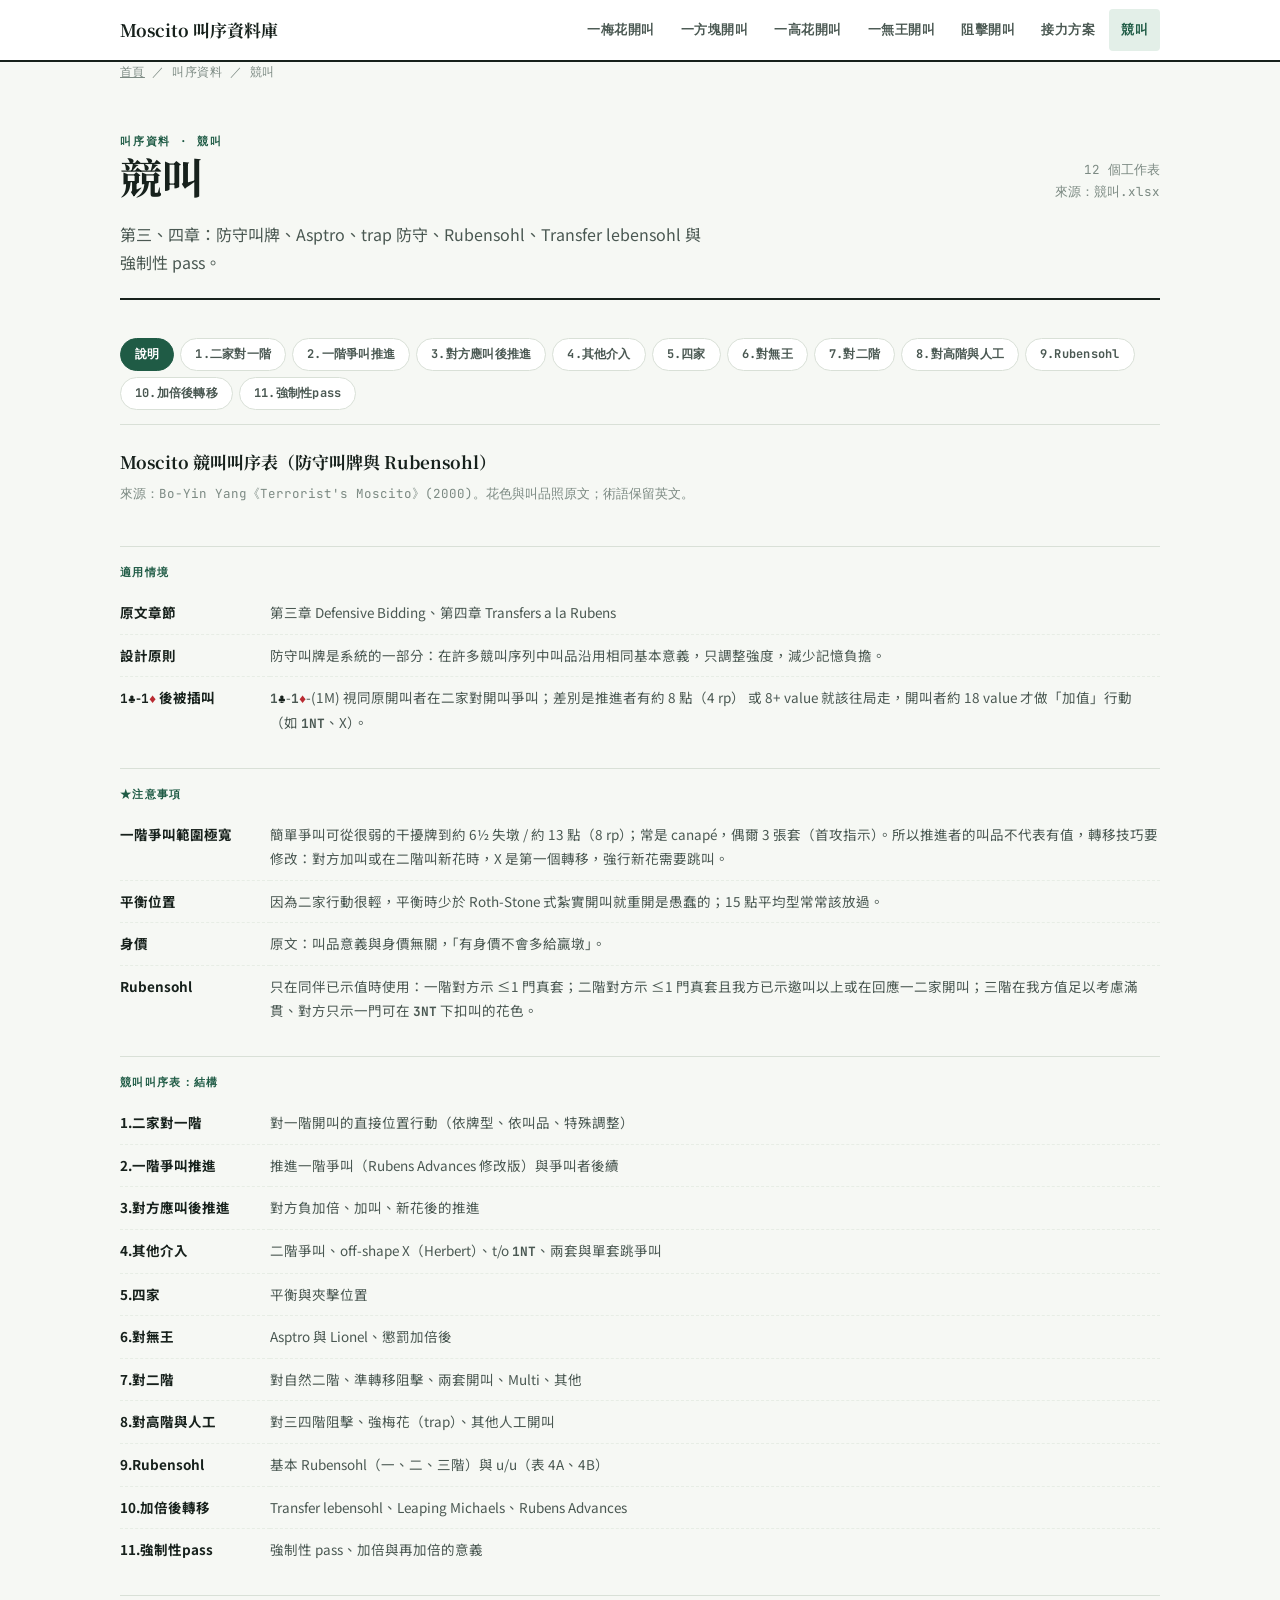
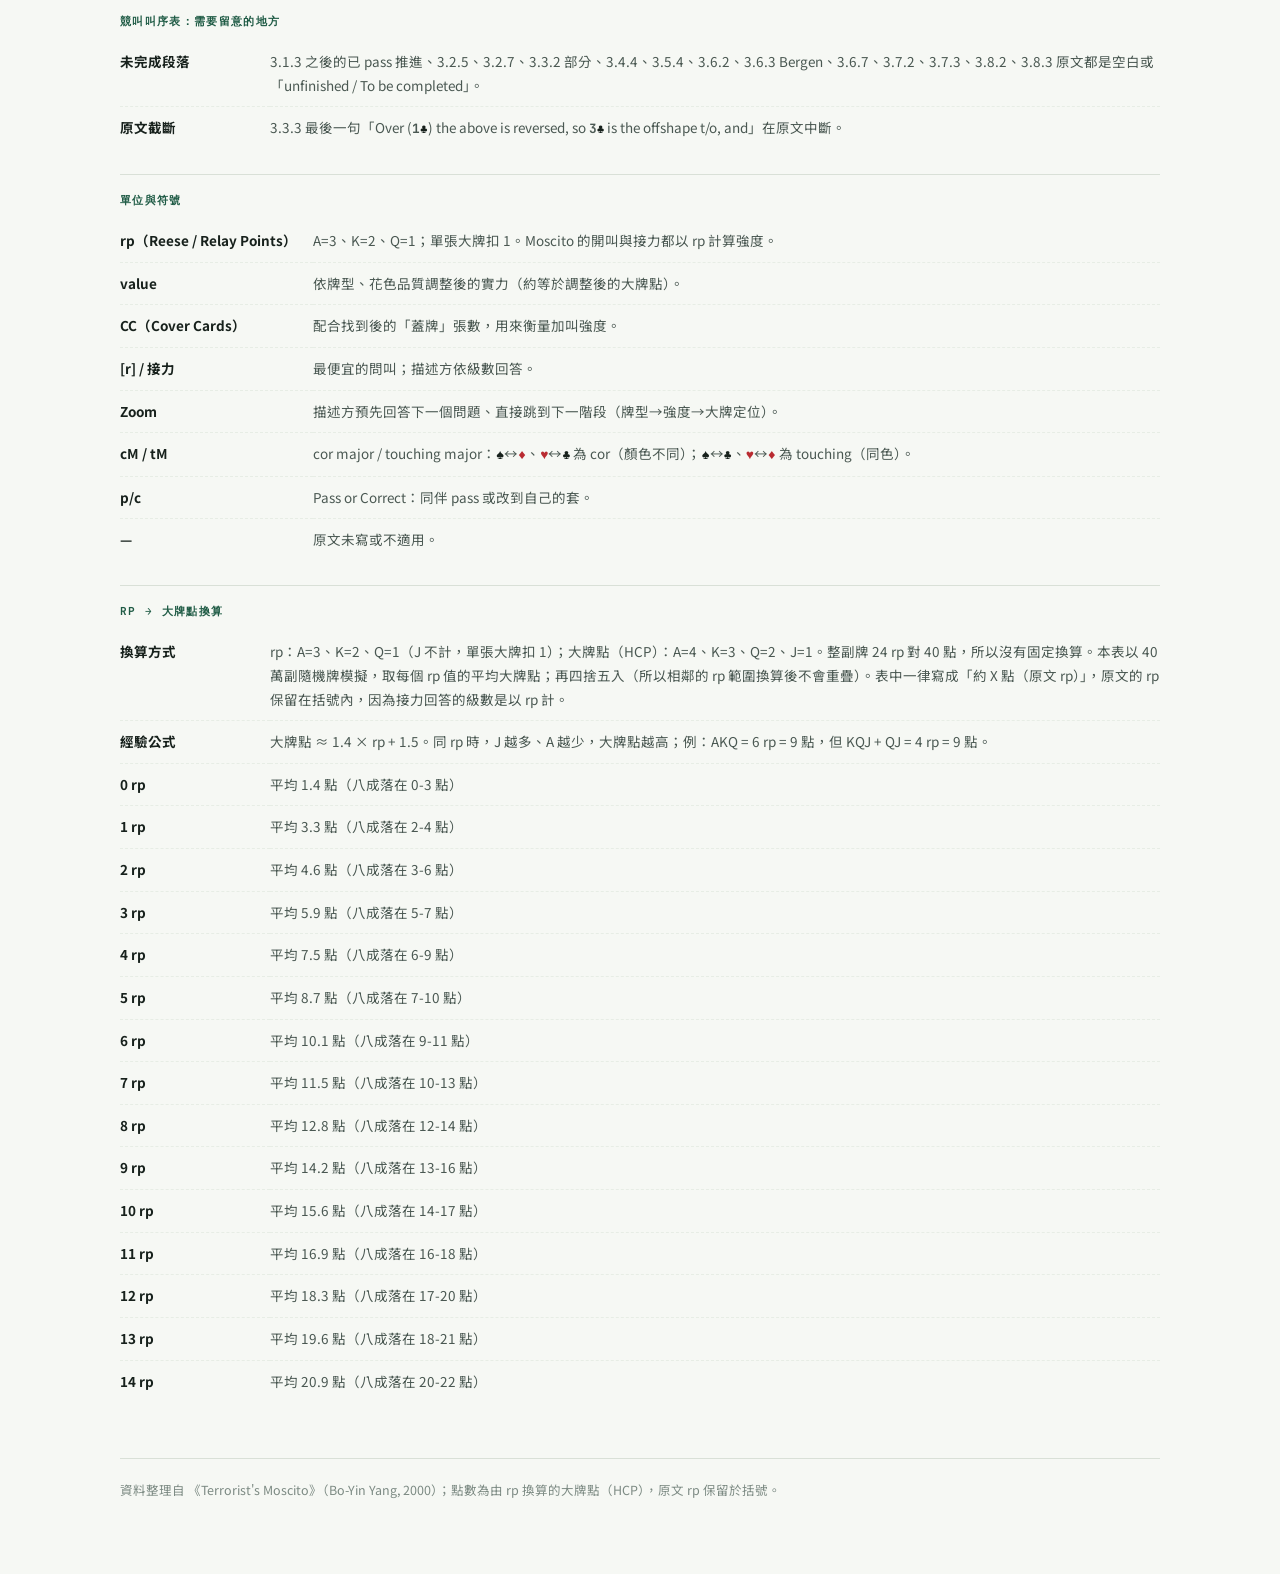
<file: 網站/叫序資料/競叫.html>
<!doctype html>
<html lang="zh-Hant">
<head>
<meta charset="utf-8">
<meta name="viewport" content="width=device-width, initial-scale=1">
<title>競叫 ｜ 叫序資料 ｜ Moscito 叫序資料庫</title>
<meta name="description" content="競叫 的完整叫序資料表">
<link rel="preconnect" href="https://fonts.googleapis.com">
<link rel="preconnect" href="https://fonts.gstatic.com" crossorigin>
<link rel="stylesheet" href="https://fonts.googleapis.com/css2?family=JetBrains+Mono:wght@500;700&family=Noto+Sans+TC:wght@400;500;700&family=Noto+Serif+TC:wght@600;700&display=swap">
<link rel="stylesheet" href="../assets/style.css">
</head>
<body>
<nav class="site-nav"><div class="nav-inner"><a class="nav-brand" href="../index.html">Moscito 叫序資料庫</a><button class="nav-toggle" aria-label="開啟選單" type="button"><svg viewBox="0 0 24 24" fill="none" stroke="currentColor" stroke-width="2"><path d="M3 6h18M3 12h18M3 18h18"/></svg></button><ul class="nav-links" role="menubar"><li class="nav-item" role="none"><a class="nav-link" href="../叫序資料/一梅花開叫.html">一梅花開叫</a></li><li class="nav-item" role="none"><a class="nav-link" href="../叫序資料/一方塊開叫.html">一方塊開叫</a></li><li class="nav-item" role="none"><a class="nav-link" href="../叫序資料/一高花開叫.html">一高花開叫</a></li><li class="nav-item" role="none"><a class="nav-link" href="../叫序資料/一無王開叫.html">一無王開叫</a></li><li class="nav-item" role="none"><a class="nav-link" href="../叫序資料/阻擊開叫.html">阻擊開叫</a></li><li class="nav-item" role="none"><a class="nav-link" href="../叫序資料/接力方案.html">接力方案</a></li><li class="nav-item" role="none"><a class="nav-link is-active" href="../叫序資料/競叫.html">競叫</a></li></ul></div></nav>
<div class="wrap">

<div class="crumb"><a href="../index.html">首頁</a> ／ 叫序資料 ／ 競叫</div>
<header class="page-head">
  <div class="mast">
    <div>
      <div class="eyebrow">叫序資料 · 競叫</div>
      <h1>競叫</h1>
    </div>
    <div class="mast-meta">12 個工作表<br>來源：競叫.xlsx</div>
  </div>
  <p class="lede">第三、四章：防守叫牌、Asptro、trap 防守、Rubensohl、Transfer lebensohl 與強制性 pass。</p>
</header>
<section><div class="sheet-tabs" data-sheet-tabs="#競叫-panels"><button class="sheet-tab is-active" data-target="sheet-1">說明</button><button class="sheet-tab" data-target="sheet-2">1.二家對一階</button><button class="sheet-tab" data-target="sheet-3">2.一階爭叫推進</button><button class="sheet-tab" data-target="sheet-4">3.對方應叫後推進</button><button class="sheet-tab" data-target="sheet-5">4.其他介入</button><button class="sheet-tab" data-target="sheet-6">5.四家</button><button class="sheet-tab" data-target="sheet-7">6.對無王</button><button class="sheet-tab" data-target="sheet-8">7.對二階</button><button class="sheet-tab" data-target="sheet-9">8.對高階與人工</button><button class="sheet-tab" data-target="sheet-10">9.Rubensohl</button><button class="sheet-tab" data-target="sheet-11">10.加倍後轉移</button><button class="sheet-tab" data-target="sheet-12">11.強制性pass</button></div><div id="競叫-panels"><div class="sheet-panel is-active" id="sheet-1"><div class="lead-block"><div class="lead-title">Moscito 競叫叫序表（防守叫牌與 Rubensohl）</div><div class="lead-context">來源：Bo-Yin Yang《Terrorist&#x27;s Moscito》(2000)。花色與叫品照原文；術語保留英文。</div></div><table class="deftable"><tbody></tbody></table><div class="deftable-sub">適用情境</div><table class="deftable"><tbody><tr><td>原文章節</td><td>第三章 Defensive Bidding、第四章 Transfers a la Rubens</td></tr><tr><td>設計原則</td><td>防守叫牌是系統的一部分：在許多競叫序列中叫品沿用相同基本意義，只調整強度，減少記憶負擔。</td></tr><tr><td><span class="bid">1<span class="s b">♣</span></span>-<span class="bid">1<span class="s r">♦</span></span> 後被插叫</td><td><span class="bid">1<span class="s b">♣</span></span>-<span class="bid">1<span class="s r">♦</span></span>-(1M) 視同原開叫者在二家對開叫爭叫；差別是推進者有約 8 點（4 rp） 或 8+ value 就該往局走，開叫者約 18 value 才做「加值」行動（如 <span class="bid">1NT</span>、X）。</td></tr></tbody></table><div class="deftable-sub">★注意事項</div><table class="deftable"><tbody><tr><td>一階爭叫範圍極寬</td><td>簡單爭叫可從很弱的干擾牌到約 6½ 失墩 / 約 13 點（8 rp）；常是 canapé，偶爾 3 張套（首攻指示）。所以推進者的叫品不代表有值，轉移技巧要修改：對方加叫或在二階叫新花時，X 是第一個轉移，強行新花需要跳叫。</td></tr><tr><td>平衡位置</td><td>因為二家行動很輕，平衡時少於 Roth-Stone 式紮實開叫就重開是愚蠢的；15 點平均型常常該放過。</td></tr><tr><td>身價</td><td>原文：叫品意義與身價無關，「有身價不會多給贏墩」。</td></tr><tr><td>Rubensohl</td><td>只在同伴已示值時使用：一階對方示 ≤1 門真套；二階對方示 ≤1 門真套且我方已示邀叫以上或在回應一二家開叫；三階在我方值足以考慮滿貫、對方只示一門可在 <span class="bid">3NT</span> 下扣叫的花色。</td></tr></tbody></table><div class="deftable-sub">競叫叫序表：結構</div><table class="deftable"><tbody><tr><td>1.二家對一階</td><td>對一階開叫的直接位置行動（依牌型、依叫品、特殊調整）</td></tr><tr><td>2.一階爭叫推進</td><td>推進一階爭叫（Rubens Advances 修改版）與爭叫者後續</td></tr><tr><td>3.對方應叫後推進</td><td>對方負加倍、加叫、新花後的推進</td></tr><tr><td>4.其他介入</td><td>二階爭叫、off-shape X（Herbert）、t/o <span class="bid">1NT</span>、兩套與單套跳爭叫</td></tr><tr><td>5.四家</td><td>平衡與夾擊位置</td></tr><tr><td>6.對無王</td><td>Asptro 與 Lionel、懲罰加倍後</td></tr><tr><td>7.對二階</td><td>對自然二階、準轉移阻擊、兩套開叫、Multi、其他</td></tr><tr><td>8.對高階與人工</td><td>對三四階阻擊、強梅花（trap）、其他人工開叫</td></tr><tr><td>9.Rubensohl</td><td>基本 Rubensohl（一、二、三階）與 u/u（表 4A、4B）</td></tr><tr><td>10.加倍後轉移</td><td>Transfer lebensohl、Leaping Michaels、Rubens Advances</td></tr><tr><td>11.強制性pass</td><td>強制性 pass、加倍與再加倍的意義</td></tr></tbody></table><div class="deftable-sub">競叫叫序表：需要留意的地方</div><table class="deftable"><tbody><tr><td>未完成段落</td><td>3.1.3 之後的已 pass 推進、3.2.5、3.2.7、3.3.2 部分、3.4.4、3.5.4、3.6.2、3.6.3 Bergen、3.6.7、3.7.2、3.7.3、3.8.2、3.8.3 原文都是空白或「unfinished / To be completed」。</td></tr><tr><td>原文截斷</td><td>3.3.3 最後一句「Over (<span class="bid">1<span class="s b">♣</span></span>) the above is reversed, so <span class="bid">3<span class="s b">♣</span></span> is the offshape t/o, and」在原文中斷。</td></tr></tbody></table><div class="deftable-sub">單位與符號</div><table class="deftable"><tbody><tr><td>rp（Reese / Relay Points）</td><td>A=3、K=2、Q=1；單張大牌扣 1。Moscito 的開叫與接力都以 rp 計算強度。</td></tr><tr><td>value</td><td>依牌型、花色品質調整後的實力（約等於調整後的大牌點）。</td></tr><tr><td>CC（Cover Cards）</td><td>配合找到後的「蓋牌」張數，用來衡量加叫強度。</td></tr><tr><td>[r] / 接力</td><td>最便宜的問叫；描述方依級數回答。</td></tr><tr><td>Zoom</td><td>描述方預先回答下一個問題、直接跳到下一階段（牌型→強度→大牌定位）。</td></tr><tr><td>cM / tM</td><td>cor major / touching major：<span class="s b">♠</span>↔<span class="s r">♦</span>、<span class="s r">♥</span>↔<span class="s b">♣</span> 為 cor（顏色不同）；<span class="s b">♠</span>↔<span class="s b">♣</span>、<span class="s r">♥</span>↔<span class="s r">♦</span> 為 touching（同色）。</td></tr><tr><td>p/c</td><td>Pass or Correct：同伴 pass 或改到自己的套。</td></tr><tr><td>—</td><td>原文未寫或不適用。</td></tr></tbody></table><div class="deftable-sub">rp → 大牌點換算</div><table class="deftable"><tbody><tr><td>換算方式</td><td>rp：A=3、K=2、Q=1（J 不計，單張大牌扣 1）；大牌點（HCP）：A=4、K=3、Q=2、J=1。整副牌 24 rp 對 40 點，所以沒有固定換算。本表以 40 萬副隨機牌模擬，取每個 rp 值的平均大牌點；再四捨五入（所以相鄰的 rp 範圍換算後不會重疊）。表中一律寫成「約 X 點（原文 rp）」，原文的 rp 保留在括號內，因為接力回答的級數是以 rp 計。</td></tr><tr><td>經驗公式</td><td>大牌點 ≈ 1.4 × rp + 1.5。同 rp 時，J 越多、A 越少，大牌點越高；例：AKQ = 6 rp = 9 點，但 KQJ + QJ = 4 rp = 9 點。</td></tr><tr><td>0 rp</td><td>平均 1.4 點（八成落在 0-3 點）</td></tr><tr><td>1 rp</td><td>平均 3.3 點（八成落在 2-4 點）</td></tr><tr><td>2 rp</td><td>平均 4.6 點（八成落在 3-6 點）</td></tr><tr><td>3 rp</td><td>平均 5.9 點（八成落在 5-7 點）</td></tr><tr><td>4 rp</td><td>平均 7.5 點（八成落在 6-9 點）</td></tr><tr><td>5 rp</td><td>平均 8.7 點（八成落在 7-10 點）</td></tr><tr><td>6 rp</td><td>平均 10.1 點（八成落在 9-11 點）</td></tr><tr><td>7 rp</td><td>平均 11.5 點（八成落在 10-13 點）</td></tr><tr><td>8 rp</td><td>平均 12.8 點（八成落在 12-14 點）</td></tr><tr><td>9 rp</td><td>平均 14.2 點（八成落在 13-16 點）</td></tr><tr><td>10 rp</td><td>平均 15.6 點（八成落在 14-17 點）</td></tr><tr><td>11 rp</td><td>平均 16.9 點（八成落在 16-18 點）</td></tr><tr><td>12 rp</td><td>平均 18.3 點（八成落在 17-20 點）</td></tr><tr><td>13 rp</td><td>平均 19.6 點（八成落在 18-21 點）</td></tr><tr><td>14 rp</td><td>平均 20.9 點（八成落在 20-22 點）</td></tr></tbody></table></div><div class="sheet-panel" id="sheet-2"><div class="lead-block"><div class="lead-title">二家對一階開叫</div><div class="lead-context">(1x) – ？　假設同伴未 pass</div></div><div class="table-scroll"><table class="bidtbl"><thead><tr><th>叫品</th><th>含義</th><th>例 / 備註</th></tr></thead><tbody><tr class="subhead"><td colspan="3">依叫品（3.1.2）</td></tr><tr><td>X</td><td>14+ value，通常約 13+ 點（8+ rp） 且該花 2+ 張，不適合其他叫品；對 (<span class="bid">1<span class="s b">♠</span></span>) 要稍強</td><td class="cell-muted">(<span class="bid">1<span class="s b">♣</span></span>)X 最低：<span class="s b">♠</span>AT74 <span class="s r">♥</span>KQ8 <span class="s r">♦</span>AJ7 <span class="s b">♣</span>876；<span class="s b">♠</span>5 <span class="s r">♥</span>AJT5 <span class="s r">♦</span>QT954 <span class="s b">♣</span>AQ3；<span class="s b">♠</span>AQT76 <span class="s r">♥</span>4 <span class="s r">♦</span>A654 <span class="s b">♣</span>K76。想單方面 GF 的不均型（<span class="s b">♠</span>xxx <span class="s r">♥</span>AKJTx <span class="s r">♦</span>AKQJ <span class="s b">♣</span>A）改叫 <span class="bid">1NT</span></td></tr><tr><td>1y（一階簡單爭叫）</td><td>自然，名義 4+ 張，嚴格有限，上限約 6½ 失墩 / 約 13 點（8 rp）；常為 canapé，偶爾 3 張（首攻指示）；套中要有三頂張之一，否則沒有名義下限。有不錯的牌盡量 canapé 好套；次最低盡量爭叫高花</td><td class="cell-muted">(<span class="bid">1<span class="s r">♦</span></span>)<span class="bid">1<span class="s b">♠</span></span> 的例：<span class="s b">♠</span>KT93 <span class="s r">♥</span>74 <span class="s r">♦</span>5 <span class="s b">♣</span>875432；<span class="s b">♠</span>AQ3 <span class="s r">♥</span>874 <span class="s r">♦</span>3 <span class="s b">♣</span>J87532；<span class="s b">♠</span>AJ743 <span class="s r">♥</span>76 <span class="s r">♦</span>T86 <span class="s b">♣</span>764；<span class="s b">♠</span>KT74 <span class="s r">♥</span>86 <span class="s r">♦</span>9 <span class="s b">♣</span>AT8632；<span class="s b">♠</span>KT87 <span class="s r">♥</span>A5 <span class="s r">♦</span>A84 <span class="s b">♣</span>9532；<span class="s b">♠</span>AQT87 <span class="s r">♥</span>3 <span class="s r">♦</span>754 <span class="s b">♣</span>K954；<span class="s b">♠</span>AKJ96 <span class="s r">♥</span>A76 <span class="s r">♦</span>942 <span class="s b">♣</span>75（上限）。這只是「可以」爭叫的條件；打 IMP 時會稍收斂</td></tr><tr><td><span class="bid">1NT</span></td><td>t/o：14+ value，通常約 13+ 點（8+ rp） 且該花單缺，不適合其他叫品；同伴假設 ≤7 失墩（通常更少）。接近 GF 時才可有 2+ 張</td><td class="cell-muted">(<span class="bid">1<span class="s r">♥</span></span>)<span class="bid">1NT</span>：<span class="s b">♠</span>Axxx <span class="s r">♥</span>x <span class="s r">♦</span>Axxx <span class="s b">♣</span>Axxx（有身價時可能改 <span class="bid">1<span class="s b">♠</span></span>）；<span class="s b">♠</span>Kx <span class="s r">♥</span>x <span class="s r">♦</span>Axxx <span class="s b">♣</span>AKQxxx；<span class="s b">♠</span>KJxx <span class="s r">♥</span>x <span class="s r">♦</span>Kx <span class="s b">♣</span>AQ9xxx；<span class="s b">♠</span>KQ9xx <span class="s r">♥</span>x <span class="s r">♦</span>Axx <span class="s b">♣</span>KJxx</td></tr><tr><td>(<span class="bid">1<span class="s r">♦</span></span>)<span class="bid">2<span class="s b">♣</span></span>、(1M)2m</td><td>同一階爭叫，但較少 canapé，通常是像樣的套且佔牌力相當部分</td><td class="cell-muted"><span class="s b">♠</span>83 <span class="s r">♥</span>762 <span class="s r">♦</span>873 <span class="s b">♣</span>KJT94（(<span class="bid">1<span class="s r">♦</span></span>)<span class="bid">2<span class="s b">♣</span></span> 最低）；<span class="s b">♠</span>KT4 <span class="s r">♥</span>87 <span class="s r">♦</span>AKJ932 <span class="s b">♣</span>53（(<span class="bid">1<span class="s r">♥</span></span>)<span class="bid">2<span class="s r">♦</span></span> 超級最高）</td></tr><tr><td>(<span class="bid">1<span class="s b">♠</span></span>)<span class="bid">2<span class="s r">♥</span></span></td><td><span class="s r">♥</span> 讓成局容易得多，所以這個爭叫保證（不一定兌現）尚可的牌與好套：名義 9-13 value；推進者有好的 13 點往局走</td><td class="cell-muted">—</td></tr><tr><td>(<span class="bid">1<span class="s b">♣</span></span>)<span class="bid">2<span class="s b">♣</span></span></td><td>自然爭叫，建議套較好（約 KJT9x 以上）</td><td class="cell-muted">—</td></tr><tr><td>(<span class="bid">1<span class="s r">♦</span></span>)<span class="bid">2<span class="s r">♦</span></span></td><td>中等-強（14+ value 或 ≤6½ 失墩）的好 6+ 高花跳爭叫</td><td class="cell-muted">最低：<span class="s b">♠</span>AKT973 <span class="s r">♥</span>65 <span class="s r">♦</span>4 <span class="s b">♣</span>KJT9；<span class="s b">♠</span>A6 <span class="s r">♥</span>KQT932 <span class="s r">♦</span>KJ7 <span class="s b">♣</span>87</td></tr><tr><td>(<span class="bid">1<span class="s b">♣</span></span>)<span class="bid">2<span class="s r">♦</span></span></td><td>同 (<span class="bid">1<span class="s r">♦</span></span>)<span class="bid">2<span class="s r">♦</span></span>：中等-強的 2M</td><td class="cell-muted">—</td></tr><tr><td>(1M)2M</td><td>中等-強（15+ value 或 ≥6½ 墩）的強 6+ 低花跳爭叫</td><td class="cell-muted"><span class="s b">♠</span>87 <span class="s r">♥</span>AJ6 <span class="s r">♦</span>KQJT64 <span class="s b">♣</span>K3；<span class="s b">♠</span>AJ5 <span class="s r">♥</span>4 <span class="s r">♦</span>96 <span class="s b">♣</span>AKT9874</td></tr><tr><td>(1m)<span class="bid">2<span class="s r">♥</span></span></td><td>不錯的牌，4+<span class="s r">♥</span> + 5+<span class="s b">♠</span>，<span class="s r">♥</span>≤<span class="s b">♠</span>（10-14 value，5½-6½ 失墩）</td><td class="cell-muted"><span class="s b">♠</span>AJ874 <span class="s r">♥</span>QT75 <span class="s r">♦</span>2 <span class="s b">♣</span>K74；<span class="s b">♠</span>KT765 <span class="s r">♥</span>A9854 <span class="s r">♦</span>75 <span class="s b">♣</span>2</td></tr><tr><td>(1m)<span class="bid">2<span class="s b">♠</span></span></td><td>弱跳爭叫，狂野（所有位置）；未 pass 時當 <span class="bid">2<span class="s b">♠</span></span> 開叫應叫</td><td class="cell-muted"><span class="s b">♠</span>KT9xx <span class="s r">♥</span>xx <span class="s r">♦</span>xxx <span class="s b">♣</span>xxx（有利身價）到 <span class="s b">♠</span>JT9xxx <span class="s r">♥</span>x <span class="s r">♦</span>Kxx <span class="s b">♣</span>Axx</td></tr><tr><td>(<span class="bid">1<span class="s r">♥</span></span>)<span class="bid">2<span class="s b">♠</span></span></td><td>中等：好 6+<span class="s b">♠</span>，14-18 value 或 6-6½ 失墩</td><td class="cell-muted">—</td></tr><tr><td><span class="bid">2NT</span></td><td>中等-強，任兩門未叫花色 5-5，≤4½ 失墩（緊急時 5 失墩）</td><td class="cell-muted"><span class="s b">♠</span>AKJxx <span class="s r">♥</span>x <span class="s r">♦</span>KQJxx <span class="s b">♣</span>xx 對 <span class="bid">1<span class="s r">♥</span></span> 或 <span class="bid">1<span class="s b">♣</span></span> 足夠</td></tr><tr><td>3（扣叫）</td><td>對低花：中等，自然，問擋張叫 <span class="bid">3NT</span>（西式扣叫；無身價時外面幾乎沒東西）。例外：對通常 5 張的 <span class="bid">1<span class="s r">♦</span></span>（波蘭式），跳扣同對 1M</td><td class="cell-muted">—</td></tr><tr><td><span class="bid">3<span class="s b">♣</span></span></td><td>對 <span class="bid">1<span class="s r">♦</span></span>：中等自然（強 6+<span class="s b">♣</span>，15-18 value 或 6½-7 墩）；對 1M：不錯的牌（12-16 value，5-6 失墩），5 張另一高花 + 5+<span class="s b">♣</span></td><td class="cell-muted">—</td></tr><tr><td>(1M)<span class="bid">3<span class="s r">♦</span></span></td><td>不錯的牌，5 張另一高花 + 5+<span class="s r">♦</span>，比 <span class="bid">2NT</span> 約少一墩</td><td class="cell-muted"><span class="s b">♠</span>6 <span class="s r">♥</span>AQ983 <span class="s r">♦</span>KJT32 <span class="s b">♣</span>74</td></tr><tr><td>(<span class="bid">1<span class="s b">♠</span></span>)<span class="bid">3<span class="s r">♥</span></span></td><td>中等，比 (<span class="bid">1<span class="s r">♥</span></span>)<span class="bid">2<span class="s b">♠</span></span> 稍好</td><td class="cell-muted"><span class="s b">♠</span>8 <span class="s r">♥</span>AKT8753 <span class="s r">♦</span>A97 <span class="s b">♣</span>J8；<span class="s b">♠</span>A6 <span class="s r">♥</span>KQT984 <span class="s r">♦</span>A832 <span class="s b">♣</span>7</td></tr><tr><td>3y（雙跳）</td><td>弱，狂野</td><td class="cell-muted">—</td></tr><tr><td><span class="bid">3NT</span></td><td>賭博：連續套 + 擋張</td><td class="cell-muted">(<span class="bid">1<span class="s b">♠</span></span>)<span class="bid">3NT</span>：<span class="s b">♠</span>A4 <span class="s r">♥</span>A4 <span class="s r">♦</span>AKQJ872 <span class="s b">♣</span>93</td></tr><tr><td>4（扣叫）</td><td>強阻擊。對 (1m)：通常是預期能成的強 <span class="s r">♥</span> 阻擊（<span class="s b">♠</span>xx <span class="s r">♥</span>KQJTxxxx <span class="s r">♦</span>AQ <span class="s b">♣</span>—），對方叫 <span class="bid">4<span class="s b">♠</span></span> 時沒有強制性 pass；或有滿貫興趣的 <span class="bid">4<span class="s b">♠</span></span>（<span class="s b">♠</span>AKJTxxxx <span class="s r">♥</span>x <span class="s r">♦</span>Ax <span class="s b">♣</span>Ax）。對 <span class="bid">1<span class="s r">♥</span></span>：強 <span class="s b">♠</span> 阻擊（<span class="s b">♠</span>AKJTxxx <span class="s r">♥</span>x <span class="s r">♦</span>Ax <span class="s b">♣</span>xx），也沒有強制性 pass</td><td class="cell-muted">—</td></tr><tr class="subhead"><td colspan="3">依牌型補充（3.1.1）</td></tr><tr><td>弱</td><td>所有簡單爭叫（含自然 (<span class="bid">1<span class="s b">♣</span></span>)<span class="bid">2<span class="s b">♣</span></span>）弱且以干擾、競叫、首攻指示為主；(1m)<span class="bid">2<span class="s b">♠</span></span> 所有位置都是弱跳；面對已 pass 同伴時 (1m)<span class="bid">2<span class="s r">♥</span></span>、(1M)3m、(<span class="bid">1<span class="s r">♦</span></span>)<span class="bid">3<span class="s b">♣</span></span> 是弱跳；所有雙跳都是弱</td><td class="cell-muted">—</td></tr><tr><td>單套強</td><td>(1m)4m = 強的 4M 阻擊，8+ 贏墩；(<span class="bid">1<span class="s r">♥</span></span>)<span class="bid">4<span class="s r">♥</span></span> = 強的 <span class="bid">4<span class="s b">♠</span></span> 阻擊，8+ 贏墩；(1x)<span class="bid">3NT</span> = Acol <span class="bid">3NT</span> 型，有擋張，8+ 贏墩；(1M)3M = 問擋（連續套，無身價時外面沒有 A / K）</td><td class="cell-muted">—</td></tr><tr class="subhead"><td colspan="3">特殊情況調整（3.1.3）</td></tr><tr><td>面對已 pass 同伴</td><td>(1m)<span class="bid">2<span class="s r">♥</span></span>、(1M)3m 改為狂野阻擊</td><td class="cell-muted">已 pass 時 (1M)2m 的 #3 這類牌改用跳爭叫阻擊（除了不利身價）</td></tr><tr><td>對模糊 <span class="s r">♦</span>（兩低花完全對稱）</td><td><span class="bid">2<span class="s b">♣</span></span> 當扣叫</td><td class="cell-muted">—</td></tr><tr><td>對羅馬式 canapé 或常為 3 張的 1M</td><td>扣叫不再是問擋：扣叫 = 自然，尚可（11-15 value），如 (<span class="bid">1<span class="s b">♠</span></span>)<span class="bid">2<span class="s b">♠</span></span> 持 <span class="s b">♠</span>AQJxxx <span class="s r">♥</span>Kx <span class="s r">♦</span>xxx <span class="s b">♣</span>xx；更強先 X 再叫 <span class="s b">♠</span>；3m = 自然中等跳爭叫</td><td class="cell-muted">—</td></tr><tr><td>已 pass（主要用於比賽分）</td><td>X = 最高 pass 有不錯 5 張；2m = 人工（同平衡爭叫）；<span class="bid">1NT</span> = 低花 t/o</td><td class="cell-muted">—</td></tr></tbody></table></div></div><div class="sheet-panel" id="sheet-3"><div class="lead-block"><div class="lead-title">推進一階爭叫</div><div class="lead-context">(1x) – 1y – (P) – ？　修改版 Rubens Advances</div></div><div class="table-scroll"><table class="bidtbl"><thead><tr><th>叫品</th><th>含義</th><th>爭叫者後續 / 備註</th></tr></thead><tbody><tr class="subhead"><td colspan="3">通則（3.2.1）</td></tr><tr><td><span class="bid">1NT</span></td><td>不配合的不錯牌（約 10+-17- 大牌點）；面對最高爭叫（約 13 value）有成局可能</td><td class="cell-muted">—</td></tr><tr><td>加叫</td><td>主要是競叫；不同於阻擊，加叫要有些進攻力，讓爭叫者有 5 張套與牌型時能再競叫</td><td class="cell-muted">—</td></tr><tr><td>扣叫以下的新花</td><td>不逼，示同 <span class="bid">1NT</span> 的不錯牌，可能藏 3 支持；爭叫者以接近正常爭叫的牌盡量開叫，最高時跳叫或逆叫</td><td class="cell-muted">—</td></tr><tr><td>扣叫到 2y-2</td><td>轉移到下一門。範圍寬，但至少同「低」新花；爭叫者接近最高時不要只是接受轉移。也可能是有 3 支持的首攻指示</td><td class="cell-muted">—</td></tr><tr><td>局下跳叫</td><td>逼叫一輪，多半示配合</td><td class="cell-muted">二階跳新花：自然逼叫，大牌（約 18+ value）、或強而有牌型、或（最常見）4+ 支持約 12+ value。<span class="bid">2NT</span>：15+ value，4+ 支持，不太不均型；對方再阻擊時強制性 pass。三階跳新花（3x 以下）：很強或配合跳叫。跳扣叫：對方花色的逼叫，或約 9-11 value 很有牌型的混合加叫。3x 以上跳新花：純配合，<span class="bid">4<span class="s b">♣</span></span> / <span class="bid">4<span class="s r">♦</span></span> 為特殊加叫（<span class="bid">4<span class="s r">♦</span></span> 多為混合加叫）</td></tr><tr><td><span class="bid">3NT</span> 與其他成局</td><td>止叫</td><td class="cell-muted">—</td></tr><tr class="subhead"><td colspan="3">例：(<span class="bid">1<span class="s b">♣</span></span>) – <span class="bid">1<span class="s r">♥</span></span> – (P) – ？</td></tr><tr><td><span class="bid">1<span class="s b">♠</span></span></td><td>自然，通常 5+<span class="s b">♠</span>，不逼（<span class="s b">♠</span>AJ9xx <span class="s r">♥</span>xx <span class="s r">♦</span>KJxx <span class="s b">♣</span>xx）；強 4 張也可（<span class="s b">♠</span>KQTx <span class="s r">♥</span>x <span class="s r">♦</span>Axxx <span class="s b">♣</span>QJxx）</td><td class="cell-muted">推進者可到 16+ value，所以爭叫者約 9+ value 就要再叫</td></tr><tr><td><span class="bid">1NT</span></td><td>不配合，未必有擋，10+-16 大牌點（<span class="s b">♠</span>QTxx <span class="s r">♥</span>Kx <span class="s r">♦</span>AJxx <span class="s b">♣</span>Kxx）到 <span class="s b">♠</span>Axx <span class="s r">♥</span>Qx <span class="s r">♦</span>AQJx <span class="s b">♣</span>Kxxx</td><td class="cell-muted">爭叫者 9+ value 盡量再叫</td></tr><tr><td><span class="bid">2<span class="s b">♣</span></span></td><td>轉移 <span class="s r">♦</span>：6+ 或好 5 張 <span class="s r">♦</span>（<span class="s b">♠</span>Kxx <span class="s r">♥</span>x <span class="s r">♦</span>ATxxxx <span class="s b">♣</span>xxx）；或像樣的 3 支持有首攻價值（<span class="s b">♠</span>xx <span class="s r">♥</span>Qxx <span class="s r">♦</span>AQxx <span class="s b">♣</span>xxxx）；或更強</td><td class="cell-muted">—</td></tr><tr><td><span class="bid">2<span class="s r">♦</span></span></td><td>約 12+ value，3+ 支持；較強（16+）時剛好 3 支持（因為更強有 <span class="bid">2NT</span>）；可有長旁套</td><td class="cell-muted"><span class="s b">♠</span>AJx <span class="s r">♥</span>Kxx <span class="s r">♦</span>KJx <span class="s b">♣</span>AQx 之後叫 <span class="bid">2NT</span>；<span class="s b">♠</span>Kxx <span class="s r">♥</span>Kxx <span class="s r">♦</span>AQxxxx <span class="s b">♣</span>x 之後叫 <span class="bid">3<span class="s r">♦</span></span></td></tr><tr><td><span class="bid">2<span class="s r">♥</span></span></td><td>8-11 value，通常 4+ 支持；有王吃價值時可 3 張</td><td class="cell-muted">—</td></tr><tr><td><span class="bid">2<span class="s b">♠</span></span></td><td>自然：17+ value（<span class="s b">♠</span>AKJxxx <span class="s r">♥</span>x <span class="s r">♦</span>Axx <span class="s b">♣</span>Axx）、或很有牌型、或 12+ value 4+ 支持</td><td class="cell-muted">爭叫者常 <span class="bid">2NT</span> 接力問是哪種</td></tr><tr><td><span class="bid">2NT</span></td><td>4+ 支持，15+ value，有防守</td><td class="cell-muted">—</td></tr><tr><td><span class="bid">3<span class="s b">♣</span></span></td><td>9-11 value 通常 5+ 支持（混合加叫），或自然 17+ value（<span class="s b">♠</span>Ax <span class="s r">♥</span>xx <span class="s r">♦</span>Axx <span class="s b">♣</span>AKT9xx）</td><td class="cell-muted">爭叫者想面對混合加叫試局時 <span class="bid">3<span class="s r">♦</span></span> 接力（之後 <span class="bid">3<span class="s r">♥</span></span> / <span class="bid">4<span class="s r">♥</span></span> = 混合加叫，其他 = 另一種），否則通常止叫 <span class="bid">3<span class="s r">♥</span></span></td></tr><tr><td><span class="bid">3<span class="s r">♦</span></span></td><td>配合跳叫：12+ value，4+ 支持 + <span class="s r">♦</span> 套</td><td class="cell-muted">—</td></tr><tr><td><span class="bid">3<span class="s r">♥</span></span></td><td>7-9 value，通常 5+<span class="s r">♥</span></td><td class="cell-muted">—</td></tr><tr><td><span class="bid">3<span class="s b">♠</span></span></td><td>自然配合跳叫，罕見</td><td class="cell-muted">—</td></tr><tr><td><span class="bid">3NT</span> / <span class="bid">4<span class="s b">♠</span></span></td><td>止叫，非常罕見；<span class="bid">3NT</span> 在開叫者競叫時暗示連續套</td><td class="cell-muted">—</td></tr><tr><td><span class="bid">4<span class="s b">♣</span></span> / <span class="bid">4<span class="s r">♦</span></span></td><td>很強的牌型加叫：<span class="bid">4<span class="s b">♣</span></span> 否認 <span class="s b">♣</span> 控制，<span class="bid">4<span class="s r">♦</span></span> 保證 <span class="s b">♣</span> 控制</td><td class="cell-muted">—</td></tr><tr><td><span class="bid">4<span class="s r">♥</span></span></td><td>純阻擊加叫，進攻價值多（<span class="s b">♠</span>xx <span class="s r">♥</span>Kxxxxx <span class="s r">♦</span>Axxx <span class="s b">♣</span>x）</td><td class="cell-muted">—</td></tr><tr class="subhead"><td colspan="3">開叫者 pass 後爭叫者的續叫</td></tr><tr><td>—</td><td>推進者有 3 支持與值得一提的牌型都會加叫，所以不必重叫 5 張套；新花（含短 <span class="s b">♣</span> 或模糊 <span class="s r">♦</span> 的扣叫）傾向 canapé，通常 5+</td><td class="cell-muted">—</td></tr><tr><td>扣叫（對方用短低花時改叫 <span class="bid">2NT</span>）</td><td>最高，至少 11+ value，沒有好旁套可叫；常含長高花</td><td class="cell-muted">—</td></tr><tr><td>跳新花（含扣叫）</td><td>自然，canapé，最高</td><td class="cell-muted">—</td></tr><tr><td>無王</td><td>自然量化（對短低花的 <span class="bid">2NT</span> 除外）</td><td class="cell-muted">—</td></tr><tr class="subhead"><td colspan="3">爭叫者在進一步競叫時（3.2.6）</td></tr><tr><td>—</td><td>自由再叫新花通常 canapé（逃離加倍時除外）；X 傾向示好的爭叫（約 9-13 value），通常爭叫花色 5 張；右手方 pass 時用 lebensohl，否則用反 lebensohl</td><td class="cell-muted">—</td></tr><tr class="subhead"><td colspan="3">對方負加倍後的推進（3.2.2，細節見第 9 張 Rubensohl）</td></tr><tr><td>一階新花</td><td>尚可的牌，有好套或有些支持（爭叫者盡量再叫）</td><td class="cell-muted">—</td></tr><tr><td><span class="bid">1NT</span> 到單加叫下</td><td>轉移：很有限的 3+ 支持首攻指示，或尚可的自然牌</td><td class="cell-muted">—</td></tr><tr><td>轉移到「真」套</td><td>（5 張或強 4 張）= 好的加叫：沒有 2M-1 轉移加叫（通常剛好 4 支持）的支持，但大牌好得多</td><td class="cell-muted">可能短的低花視為「非套」</td></tr><tr><td>二階跳叫 / 三階跳叫</td><td>不變 / 純配合</td><td class="cell-muted">—</td></tr><tr><td>Pass</td><td>可能藏很強的牌（16+ value，通常下一輪 X 或無王示出），或 3 支持的好牌（11-15 value，下一輪叫花色）</td><td class="cell-muted">—</td></tr><tr><td>XX</td><td>「停車場」：通常逃到其他花色；也可能是不錯的均型（12+-15 value）無 3 支持；爭叫者通常以最便宜一級接力</td><td class="cell-muted">—</td></tr></tbody></table></div></div><div class="sheet-panel" id="sheet-4"><div class="lead-block"><div class="lead-title">對方應叫後的推進</div><div class="lead-context">對方加叫、叫新花或轉移後（3.2.3、3.2.4）：在競叫單加叫之下要有便宜的「好的加叫」</div></div><div class="table-scroll"><table class="bidtbl"><thead><tr><th>序列</th><th>叫品</th><th>含義</th></tr></thead><tbody><tr class="subhead"><td colspan="3">對方加叫（3.2.3）：Rubens 的「扣叫加倍」變體，X 為轉移</td></tr><tr><td>(<span class="bid">1<span class="s b">♣</span></span>)1M(<span class="bid">2<span class="s b">♣</span></span>)</td><td>X</td><td class="cell-muted">約 10 value 的尚可牌，<span class="s b">♠</span></td></tr><tr><td>&nbsp;</td><td><span class="bid">2<span class="s r">♦</span></span></td><td class="cell-muted"><span class="s r">♥</span> 套；示 M 3+ 支持且另一高花 4+（照 Rubensohl <span class="bid">1NT</span> 原型，以 X 取代 <span class="bid">2<span class="s b">♣</span></span>）</td></tr><tr><td>(<span class="bid">1<span class="s b">♣</span></span>)1M(<span class="bid">2<span class="s b">♣</span></span>)</td><td>2M</td><td class="cell-muted">自然競叫，名義 4 支持，8-11 value</td></tr><tr><td>&nbsp;</td><td>2（另一高花）</td><td class="cell-muted">自然競叫（約 8-11 value），6 張或強 5 張</td></tr><tr><td>(<span class="bid">1<span class="s b">♣</span></span>)1M(<span class="bid">2<span class="s b">♣</span></span>)</td><td><span class="bid">2NT</span></td><td class="cell-muted">轉移 <span class="s r">♦</span>（範圍寬）</td></tr><tr><td>&nbsp;</td><td><span class="bid">3<span class="s b">♣</span></span></td><td class="cell-muted">混合加叫通常 10-12 value 5 支持</td></tr><tr><td>&nbsp;</td><td>3M</td><td class="cell-muted">競叫加叫約 7-9 value 好牌型</td></tr><tr><td>&nbsp;</td><td>其他跳叫</td><td class="cell-muted">配合跳叫約 12+ value</td></tr><tr><td>(<span class="bid">1<span class="s r">♦</span></span>)1M(<span class="bid">2<span class="s r">♦</span></span>)</td><td>X</td><td class="cell-muted">轉移 <span class="s r">♥</span>（取代 <span class="bid">2<span class="s r">♦</span></span>）：M = <span class="s b">♠</span> 時是不錯的牌；M = <span class="s r">♥</span> 時是好的加叫（11+ value）</td></tr><tr><td>(<span class="bid">1<span class="s r">♦</span></span>)1M(<span class="bid">2<span class="s r">♦</span></span>)</td><td><span class="bid">2<span class="s r">♥</span></span></td><td class="cell-muted">M = <span class="s r">♥</span>：競叫加叫，名義 8-11 value 通常 4 支持；M = <span class="s b">♠</span>：好的加叫（11+ value）</td></tr><tr><td>(<span class="bid">1<span class="s r">♦</span></span>)1M(<span class="bid">2<span class="s r">♦</span></span>)</td><td><span class="bid">2<span class="s b">♠</span></span></td><td class="cell-muted">M = <span class="s r">♥</span>：競叫（約 8-11）自然強 5 或 6+<span class="s r">♥</span>；M = <span class="s b">♠</span>：競叫加叫（約 8-11）通常 4 支持</td></tr><tr><td>(<span class="bid">1<span class="s r">♦</span></span>)1M(<span class="bid">2<span class="s r">♦</span></span>)</td><td><span class="bid">2NT</span></td><td class="cell-muted">轉移 <span class="s b">♣</span>（範圍寬）</td></tr><tr><td>&nbsp;</td><td><span class="bid">3<span class="s b">♣</span></span></td><td class="cell-muted">有 <span class="s b">♠</span> 的強 t/o：M = <span class="s b">♠</span> 時 3 支持，M = <span class="s r">♥</span> 時好的 4+<span class="s b">♠</span>；很強（約 15+ value）</td></tr><tr><td>(<span class="bid">1<span class="s r">♦</span></span>)1M(<span class="bid">2<span class="s r">♦</span></span>)</td><td><span class="bid">3<span class="s r">♦</span></span></td><td class="cell-muted">價值加叫到 3M，約 12+ value 4+ 支持</td></tr><tr><td>&nbsp;</td><td>3M</td><td class="cell-muted">競叫加叫約 9-11 好牌型</td></tr><tr><td>&nbsp;</td><td>3（另一高花）</td><td class="cell-muted">自然逼叫一輪：配合跳叫的尚可牌或很強單套</td></tr><tr><td>(<span class="bid">1<span class="s r">♥</span></span>)<span class="bid">1<span class="s b">♠</span></span>(<span class="bid">2<span class="s r">♥</span></span>)</td><td>—</td><td class="cell-muted">一般 Rubensohl，但 X = 好的加叫（約 11+ value）；<span class="bid">2<span class="s b">♠</span></span> = 競叫加叫（8-10 value）</td></tr><tr><td>(1x)1M(3x)</td><td>—</td><td class="cell-muted">用對應 (3x-1) 的 Rubensohl 結構，以 X 為第一個轉移</td></tr><tr><td>對人工加叫</td><td>—</td><td class="cell-muted">盡快開始轉移；X = 好的均型（13+ value）。例：(<span class="bid">1<span class="s r">♥</span></span>)<span class="bid">1<span class="s b">♠</span></span>(<span class="bid">2<span class="s r">♦</span></span> 示好的加叫) 時同 (<span class="bid">1<span class="s r">♥</span></span>)<span class="bid">1<span class="s b">♠</span></span>(<span class="bid">2<span class="s r">♥</span></span>)，但 <span class="bid">2<span class="s r">♥</span></span>（而非 X）是好的加叫，X = 一般力量</td></tr><tr class="subhead"><td colspan="3">對方叫新花或轉移（3.2.4）</td></tr><tr><td>對方一階應叫</td><td>X</td><td class="cell-muted">好的（13+ value）半均型，沒有別的好叫品（取代 <span class="bid">1NT</span> 的自然意義，成為「扣叫」）</td></tr><tr><td>對方二階自然應叫</td><td>X</td><td class="cell-muted">轉移方案的第一個人工叫品</td></tr><tr><td>(<span class="bid">1<span class="s r">♦</span></span>)<span class="bid">1<span class="s r">♥</span></span>(<span class="bid">1<span class="s b">♠</span></span>)</td><td>X</td><td class="cell-muted">一般力量（之後叫 <span class="bid">2<span class="s b">♠</span></span> 示有 <span class="s b">♠</span> 的強牌）</td></tr><tr><td>&nbsp;</td><td><span class="bid">1NT</span></td><td class="cell-muted">轉移 <span class="s b">♣</span>（多種牌）</td></tr><tr><td>&nbsp;</td><td><span class="bid">2<span class="s b">♣</span></span></td><td class="cell-muted">3 支持尚可以上</td></tr><tr><td>&nbsp;</td><td><span class="bid">2<span class="s r">♦</span></span></td><td class="cell-muted">4 支持不錯</td></tr><tr><td>&nbsp;</td><td><span class="bid">2<span class="s r">♥</span></span></td><td class="cell-muted">競叫加叫</td></tr><tr><td>&nbsp;</td><td><span class="bid">2<span class="s b">♠</span></span></td><td class="cell-muted">自然競叫尚可</td></tr><tr><td>&nbsp;</td><td><span class="bid">2NT</span></td><td class="cell-muted">強加叫</td></tr><tr><td>&nbsp;</td><td>以上</td><td class="cell-muted">配合跳叫</td></tr><tr><td>(<span class="bid">1<span class="s b">♣</span></span>)<span class="bid">1<span class="s r">♦</span></span>(<span class="bid">1<span class="s r">♥</span></span>)</td><td>X</td><td class="cell-muted">一般力量</td></tr><tr><td>&nbsp;</td><td><span class="bid">1<span class="s b">♠</span></span></td><td class="cell-muted">自然不逼</td></tr><tr><td>&nbsp;</td><td><span class="bid">1NT</span></td><td class="cell-muted">轉移 <span class="s b">♣</span></td></tr><tr><td>&nbsp;</td><td><span class="bid">2<span class="s b">♣</span></span>、<span class="bid">2<span class="s r">♦</span></span></td><td class="cell-muted"><span class="s r">♦</span> 的加叫</td></tr><tr><td>&nbsp;</td><td><span class="bid">2<span class="s r">♥</span></span></td><td class="cell-muted">競叫長套</td></tr><tr><td>&nbsp;</td><td><span class="bid">2<span class="s b">♠</span></span></td><td class="cell-muted">自然（原文承認不對稱、增加記憶負擔）</td></tr><tr><td>(<span class="bid">1<span class="s b">♣</span></span>)<span class="bid">1<span class="s r">♦</span></span>(<span class="bid">1<span class="s b">♠</span></span>)</td><td>X</td><td class="cell-muted">4+<span class="s r">♥</span></td></tr><tr><td>&nbsp;</td><td><span class="bid">1NT</span></td><td class="cell-muted">轉移 <span class="s b">♣</span></td></tr><tr><td>&nbsp;</td><td><span class="bid">2<span class="s b">♣</span></span></td><td class="cell-muted">好的 <span class="s r">♦</span> 加叫</td></tr><tr><td>&nbsp;</td><td><span class="bid">2<span class="s r">♦</span></span></td><td class="cell-muted">競叫 <span class="s r">♦</span> 加叫</td></tr><tr><td>&nbsp;</td><td><span class="bid">2<span class="s r">♥</span></span></td><td class="cell-muted">有 4</td></tr><tr><td>&nbsp;</td><td><span class="bid">2<span class="s b">♠</span></span></td><td class="cell-muted">5+<span class="s b">♠</span> 的強牌</td></tr><tr><td>(<span class="bid">1<span class="s b">♣</span></span>)<span class="bid">1<span class="s r">♥</span></span>(<span class="bid">1<span class="s b">♠</span></span>)</td><td>—</td><td class="cell-muted">同 (<span class="bid">1<span class="s r">♦</span></span>)<span class="bid">1<span class="s r">♥</span></span>(<span class="bid">1<span class="s b">♠</span></span>)，但 <span class="bid">1NT</span> 真的示 <span class="s b">♣</span>，不是加叫</td></tr><tr><td>對方示兩門真套</td><td>—</td><td class="cell-muted"><span class="bid">1NT</span> 起不能轉移時才用 u/u</td></tr><tr><td>13-15 value 均型</td><td>—</td><td class="cell-muted">通常以 trap 示出；但 <span class="bid">1NT</span> 當轉移時，X 示力量</td></tr><tr><td>(<span class="bid">1<span class="s b">♣</span></span>)<span class="bid">1<span class="s r">♥</span></span>(<span class="bid">2<span class="s r">♦</span></span>)</td><td>X</td><td class="cell-muted">好的 <span class="s r">♥</span> 加叫（有防守）</td></tr><tr><td>&nbsp;</td><td><span class="bid">2<span class="s r">♥</span></span></td><td class="cell-muted">競叫加叫至多 10 value</td></tr><tr><td>&nbsp;</td><td><span class="bid">2<span class="s b">♠</span></span></td><td class="cell-muted">自然不逼競叫</td></tr><tr><td>&nbsp;</td><td><span class="bid">2NT</span></td><td class="cell-muted">轉移 <span class="s b">♣</span>（<span class="s r">♦</span> 不當真套）</td></tr><tr><td>&nbsp;</td><td><span class="bid">3<span class="s b">♣</span></span></td><td class="cell-muted">有 <span class="s b">♠</span> 的很強牌</td></tr><tr><td>&nbsp;</td><td><span class="bid">3<span class="s r">♦</span></span></td><td class="cell-muted">價值加叫到 <span class="bid">3<span class="s r">♥</span></span>（13+）</td></tr><tr><td>&nbsp;</td><td><span class="bid">3<span class="s r">♥</span></span></td><td class="cell-muted">阻擊加叫（9-12）</td></tr><tr><td>&nbsp;</td><td><span class="bid">3<span class="s b">♠</span></span></td><td class="cell-muted">GF 單套或配合跳叫。真的有 <span class="s r">♦</span> 時只能 pass 等重開加倍</td></tr><tr><td>(<span class="bid">1<span class="s b">♣</span></span>)<span class="bid">1<span class="s b">♠</span></span>(<span class="bid">2<span class="s r">♥</span></span>)、精準 (<span class="bid">1<span class="s r">♦</span></span>*)<span class="bid">1<span class="s b">♠</span></span>(<span class="bid">2<span class="s r">♥</span></span>)</td><td>X</td><td class="cell-muted">好的 <span class="s b">♠</span> 加叫以上</td></tr><tr><td>&nbsp;</td><td><span class="bid">2<span class="s b">♠</span></span></td><td class="cell-muted">競叫加叫至多 10</td></tr><tr><td>&nbsp;</td><td><span class="bid">2NT</span></td><td class="cell-muted">轉移 <span class="s b">♣</span></td></tr><tr><td>&nbsp;</td><td><span class="bid">3<span class="s b">♣</span></span></td><td class="cell-muted">轉移 <span class="s r">♦</span></td></tr><tr><td>&nbsp;</td><td><span class="bid">3<span class="s r">♦</span></span></td><td class="cell-muted">混合加叫到 <span class="bid">3<span class="s b">♠</span></span>（11-13）</td></tr><tr><td>&nbsp;</td><td><span class="bid">3<span class="s r">♥</span></span></td><td class="cell-muted">強力加叫（15+）到 <span class="bid">3<span class="s b">♠</span></span> 以上</td></tr><tr><td>&nbsp;</td><td><span class="bid">3<span class="s b">♠</span></span></td><td class="cell-muted">阻擊加叫（≤10）</td></tr><tr><td>(<span class="bid">1<span class="s r">♦</span></span>)<span class="bid">1<span class="s b">♠</span></span>(<span class="bid">2<span class="s r">♥</span></span>)</td><td>X</td><td class="cell-muted">好的 <span class="s b">♠</span> 加叫（最便宜扣叫）</td></tr><tr><td>&nbsp;</td><td><span class="bid">2<span class="s b">♠</span></span>、<span class="bid">3<span class="s b">♠</span></span></td><td class="cell-muted">競叫加叫</td></tr><tr><td>&nbsp;</td><td><span class="bid">2NT</span></td><td class="cell-muted">示 <span class="s b">♣</span>（第二扣叫），強牌或配合跳叫</td></tr><tr><td>&nbsp;</td><td><span class="bid">3<span class="s b">♣</span></span></td><td class="cell-muted">自然競叫尚可</td></tr><tr><td>&nbsp;</td><td><span class="bid">3<span class="s r">♦</span></span></td><td class="cell-muted">混合加叫到 <span class="bid">3<span class="s b">♠</span></span></td></tr><tr><td>&nbsp;</td><td><span class="bid">3<span class="s r">♥</span></span></td><td class="cell-muted">很強的 <span class="s b">♠</span> 加叫</td></tr><tr><td>(<span class="bid">1<span class="s r">♦</span></span>)<span class="bid">1<span class="s r">♥</span></span>(<span class="bid">2<span class="s b">♣</span></span>)（標準制）</td><td>X</td><td class="cell-muted">尚可的牌有 <span class="s b">♠</span>（通常 5+）</td></tr><tr><td>&nbsp;</td><td><span class="bid">2<span class="s r">♦</span></span></td><td class="cell-muted">好的 <span class="s r">♥</span> 加叫</td></tr><tr><td>&nbsp;</td><td><span class="bid">2<span class="s r">♥</span></span>、<span class="bid">3<span class="s r">♥</span></span></td><td class="cell-muted">競叫加叫</td></tr><tr><td>&nbsp;</td><td><span class="bid">2<span class="s b">♠</span></span></td><td class="cell-muted">長 <span class="s b">♠</span>，未必好牌</td></tr><tr><td>&nbsp;</td><td><span class="bid">2NT</span></td><td class="cell-muted">強 <span class="s r">♥</span> 加叫</td></tr><tr><td>&nbsp;</td><td><span class="bid">3<span class="s b">♣</span></span></td><td class="cell-muted">混合加叫</td></tr><tr><td>&nbsp;</td><td><span class="bid">3<span class="s r">♦</span></span></td><td class="cell-muted">自然逼叫一輪</td></tr><tr><td>(<span class="bid">1<span class="s r">♥</span></span>)<span class="bid">1<span class="s b">♠</span></span>(<span class="bid">2<span class="s b">♣</span></span>)</td><td>X</td><td class="cell-muted">好的 3 張加叫</td></tr><tr><td>&nbsp;</td><td><span class="bid">2<span class="s r">♦</span></span></td><td class="cell-muted">自然不逼競叫</td></tr><tr><td>&nbsp;</td><td><span class="bid">2<span class="s r">♥</span></span></td><td class="cell-muted">好的「混合」加叫（4 支持、還可以的牌）</td></tr><tr><td>&nbsp;</td><td><span class="bid">2<span class="s b">♠</span></span>、<span class="bid">3<span class="s b">♠</span></span></td><td class="cell-muted">競叫自然</td></tr><tr><td>&nbsp;</td><td><span class="bid">2NT</span></td><td class="cell-muted">轉移 <span class="s r">♦</span>（不用 <span class="bid">2<span class="s r">♥</span></span> 代 <span class="s r">♦</span>：<span class="bid">2<span class="s r">♥</span></span> 反正在 <span class="bid">2<span class="s r">♦</span></span> 之上、<span class="bid">2<span class="s b">♠</span></span> 之下，最好用作 <span class="s b">♠</span> 加叫）</td></tr><tr><td>&nbsp;</td><td><span class="bid">3<span class="s b">♣</span></span></td><td class="cell-muted">最強加叫（取代一般的 <span class="bid">2NT</span>）</td></tr><tr><td>&nbsp;</td><td><span class="bid">3<span class="s r">♦</span></span></td><td class="cell-muted">配合跳叫</td></tr><tr><td>&nbsp;</td><td><span class="bid">3<span class="s r">♥</span></span></td><td class="cell-muted">混合加叫到 <span class="bid">3<span class="s b">♠</span></span></td></tr></tbody></table></div><div class="trap">＊ 開叫者 pass 且應叫者的叫品不逼時，加叫後爭叫者的叫品都是建設性；否則再加叫是阻擊、花色叫品是首攻指示；想試局叫 <span class="bid">2NT</span>。</div></div><div class="sheet-panel" id="sheet-5"><div class="lead-block"><div class="lead-title">其他介入方式</div><div class="lead-context">二階簡單爭叫、off-shape X（Herbert 負應）、t/o <span class="bid">1NT</span>、兩套與單套跳爭叫（3.3）</div></div><div class="table-scroll"><table class="bidtbl"><thead><tr><th>序列</th><th>叫品</th><th>含義</th></tr></thead><tbody><tr class="subhead"><td colspan="3">二階簡單爭叫（3.3.1）</td></tr><tr><td>(1x)2y–(P)–?</td><td><span class="bid">2NT</span></td><td class="cell-muted">自然逼叫一輪，約 13+ value（溫和邀叫），因為二階爭叫相對紮實；其他推進同一階爭叫</td></tr><tr class="subhead"><td colspan="3">off-shape 加倍（3.3.2，義大利式，用 Herbert Negative）</td></tr><tr><td>(1x)X–(P)–?</td><td>最便宜一級</td><td class="cell-muted">至多 7 value、約 8 點（4 rp）（Herbert 負應）</td></tr><tr><td>(1x)X–(P)–?</td><td><span class="bid">1NT</span></td><td class="cell-muted">自然，沒有別的叫品（(<span class="bid">1<span class="s b">♠</span></span>)X 時當然不是）</td></tr><tr><td>(1x)X–(P)–?</td><td>花色</td><td class="cell-muted">自然（4+），半積極；(<span class="bid">1<span class="s b">♠</span></span>)X–<span class="bid">2<span class="s b">♣</span></span> 是萬用叫品</td></tr><tr><td>(1x)X–(P)–?</td><td>跳新花</td><td class="cell-muted">半積極：二階 = 像樣的 5 張；三階 = 像樣的 6 張</td></tr><tr><td>(1x)X–(P)–?</td><td>扣叫</td><td class="cell-muted">GF，幾乎任何牌型</td></tr><tr><td>(1m)X(XX)</td><td>Pass</td><td class="cell-muted">建議 4 張該低花並建議在那裡打</td></tr><tr><td>(1M)X(XX)</td><td>Pass</td><td class="cell-muted">保證 3 張該高花，讓同伴決定怎麼逃</td></tr><tr class="note-row"><td colspan="3">＊ 對方干擾後用轉移；半積極之後用 Rubens Advances；對 Herbert 負應的續叫大致正常（扣叫為「自然」），加倍者在 Herbert 負應花色有好 4 張時會 pass 給對方壓力。（原文多處未完成）</td></tr><tr class="subhead"><td colspan="3">t/o <span class="bid">1NT</span>（3.3.3）：與 off-shape X 互補，幾乎一定在對方花色單缺</td></tr><tr><td>(1x)<span class="bid">1NT</span>–(P)–?</td><td><span class="bid">2<span class="s b">♣</span></span></td><td class="cell-muted">弱（&lt;7 value），或「正常」的 <span class="s b">♣</span> 應叫：<span class="s b">♣</span> 不是 x 時可為 <span class="s b">♣</span> 半積極，<span class="s b">♣</span> = x 時可為 GF</td></tr><tr><td>(1x)<span class="bid">1NT</span>–(P)–?</td><td>2y</td><td class="cell-muted">y ≠ <span class="s b">♣</span> 時：7-11 value，4+ 張；爭叫者以轉移再叫，從扣叫或 <span class="bid">2NT</span> 開始</td></tr><tr><td>(1x)<span class="bid">1NT</span>–(P)–?</td><td>扣叫</td><td class="cell-muted">GF</td></tr><tr><td>(1x)<span class="bid">1NT</span>–(P)–?</td><td><span class="bid">2NT</span></td><td class="cell-muted">自然，對方花色穩擋，約 12-13 大牌點</td></tr><tr><td>(1x)<span class="bid">1NT</span>–(P)–?</td><td>3y</td><td class="cell-muted">半積極，長套</td></tr><tr><td>對負應叫後爭叫者</td><td><span class="bid">2NT</span> / 扣叫</td><td class="cell-muted"><span class="bid">2NT</span> = 近 GF 的 off-shape t/o；扣叫 = 強 t/o，帶 lebensohl。對 (<span class="bid">1<span class="s b">♣</span></span>) 上述相反（原文至此截斷）</td></tr><tr class="subhead"><td colspan="3">兩套爭叫（3.3.4）</td></tr><tr><td>(1M)3m</td><td>—</td><td class="cell-muted">5+ 另一高花 + 5+ 該低花；推進見對弱二的類似兩套爭叫</td></tr><tr><td>(1m)<span class="bid">2<span class="s r">♥</span></span></td><td>—</td><td class="cell-muted"><span class="s b">♠</span>-<span class="s r">♥</span> 5-4 以上；<span class="bid">2NT</span> = 人工接力，示力量</td></tr><tr><td>(1x)<span class="bid">2NT</span></td><td>3m（未叫時）</td><td class="cell-muted">p/c</td></tr><tr><td>(1x)<span class="bid">2NT</span></td><td>3M（未叫時）</td><td class="cell-muted">建設性，3+ 張；爭叫者有額外牌型或力量時推進</td></tr><tr><td>(1x)<span class="bid">2NT</span></td><td>扣叫</td><td class="cell-muted">接力；爭叫者依級數示牌型與力量</td></tr><tr><td>(1x)<span class="bid">2NT</span></td><td>4x</td><td class="cell-muted">p/c，有牌型，至少對兩門未叫花色有好支持</td></tr><tr class="subhead"><td colspan="3">單套（跳）爭叫（3.3.5）</td></tr><tr><td>(1m)<span class="bid">2<span class="s r">♦</span></span>（好的 6+ 高花）</td><td>—</td><td class="cell-muted">續叫同 Multi <span class="bid">2<span class="s r">♦</span></span>：推進者 p/c 叫某高花後，最便宜的無王 = 該高花的較強牌，其他叫品 = 另一高花。<span class="bid">2NT</span> 接力：<span class="bid">3<span class="s b">♣</span></span> = 最低；<span class="bid">3<span class="s r">♦</span></span> / <span class="bid">3<span class="s r">♥</span></span> = 中等；<span class="bid">3<span class="s b">♠</span></span> / <span class="bid">3NT</span> = 很好的牌</td></tr><tr><td>弱跳爭叫</td><td>—</td><td class="cell-muted">當開叫處理</td></tr><tr><td>(<span class="bid">1<span class="s r">♥</span></span>)<span class="bid">2<span class="s b">♠</span></span></td><td>—</td><td class="cell-muted">當 <span class="bid">1<span class="s b">♣</span></span>–<span class="bid">2<span class="s b">♠</span></span> 處理</td></tr><tr><td>三階</td><td>—</td><td class="cell-muted">當開叫處理，需要時用 Rubens Advances</td></tr><tr><td>(1M)2M（強低花）</td><td><span class="bid">2NT</span> / 低花 / 另一高花</td><td class="cell-muted"><span class="bid">2NT</span> 接力 = 保證部分擋張，邀叫以上；任何低花 = p/c；另一高花 = 自然逼叫一輪。進一步競叫：X 3（另一高花）= 有擋請叫 <span class="bid">3NT</span>；<span class="bid">4NT</span> = 若未說明是哪門低花則為滿貫邀叫（5m 為 p/c 競叫）</td></tr></tbody></table></div></div><div class="sheet-panel" id="sheet-6"><div class="lead-block"><div class="lead-title">四家（平衡位置與夾擊位置）</div><div class="lead-context">3.4：平衡時務必紮實；夾擊位置依開叫者是否示真套而不同</div></div><div class="table-scroll"><table class="bidtbl"><thead><tr><th>序列</th><th>叫品</th><th>含義</th></tr></thead><tbody><tr class="subhead"><td colspan="3">對 (1m) 平衡</td></tr><tr><td>(1m)P(P)?</td><td>X</td><td class="cell-muted">同二家</td></tr><tr><td>(1m)P(P)?</td><td>1x</td><td class="cell-muted">自然，4+ 套，約 13-16 value；照常推進</td></tr><tr><td>(1m)P(P)?</td><td><span class="bid">1NT</span></td><td class="cell-muted">自然，約 16-19 value；應叫用轉移</td></tr><tr><td>(1m)P(P)?</td><td><span class="bid">2<span class="s b">♣</span></span> / <span class="bid">2<span class="s r">♦</span></span></td><td class="cell-muted">人工 t/o，含 <span class="s r">♥</span> / <span class="s b">♠</span>，Asptro 式，約 17+ value</td></tr><tr><td>(1m)P(P)?</td><td>2M</td><td class="cell-muted">自然，套有點破但牌不錯有牌型，約與 1M 同值</td></tr><tr><td>(1m)P(P)?</td><td><span class="bid">2NT</span></td><td class="cell-muted">人工 t/o，幾乎 GF</td></tr><tr><td>(1m)P(P)?</td><td>3（另一低花）</td><td class="cell-muted">自然，強邀叫</td></tr><tr class="subhead"><td colspan="3">對 (1M) 平衡（目標是拿正分，不要硬開）</td></tr><tr><td>(1M)P(P)?</td><td>X</td><td class="cell-muted">同二家</td></tr><tr><td>(1M)P(P)?</td><td><span class="bid">1<span class="s b">♠</span></span>（另一高花）</td><td class="cell-muted">自然，通常 5+<span class="s b">♠</span></td></tr><tr><td>(1M)P(P)?</td><td><span class="bid">1NT</span></td><td class="cell-muted">自然，約 15-17 value；應叫用轉移</td></tr><tr><td>(1M)P(P)?</td><td>2m</td><td class="cell-muted">m + 另一高花，至少 9 張，相當好的牌</td></tr><tr><td>(1M)P(P)?</td><td>2（另一高花）</td><td class="cell-muted">通常 6 張</td></tr><tr><td>(1M)P(P)?</td><td>2M</td><td class="cell-muted">同二家：強低花的中等-強跳爭叫，約 14+ value</td></tr><tr><td>(1M)P(P)?</td><td><span class="bid">2NT</span></td><td class="cell-muted">很強的 t/o</td></tr><tr><td>(1M)P(P)?</td><td>3m</td><td class="cell-muted">中等跳爭叫，打牌力好但長套破</td></tr><tr class="subhead"><td colspan="3">夾擊位置，非花色應叫（主要是 <span class="bid">1NT</span>）</td></tr><tr><td>(1M)P(<span class="bid">1NT</span>)?</td><td>X</td><td class="cell-muted">力量，至少 14 value</td></tr><tr><td>(1M)P(<span class="bid">1NT</span>)?</td><td>2m</td><td class="cell-muted">m + 另一高花（<span class="bid">1NT</span> 通常逼叫，開叫者大多會再叫，便宜買到低花單套的機會不大）</td></tr><tr><td>(1M)P(<span class="bid">1NT</span>)?</td><td>2（另一高花）</td><td class="cell-muted">自然，通常 6 張</td></tr><tr><td>(1M)P(<span class="bid">1NT</span>)?</td><td>2M</td><td class="cell-muted">同直接位置：強低花跳爭叫</td></tr><tr><td>(1M)P(<span class="bid">1NT</span>)?</td><td><span class="bid">2NT</span> / 3m</td><td class="cell-muted">很強的 t/o / 中等，長但不太堅固的套</td></tr><tr><td>(1M)P(<span class="bid">1NT</span>)–(2m)P(2M) 或 (1M)P(<span class="bid">1NT</span>)–(2M)P(P)</td><td>X</td><td class="cell-muted">Either-Or 加倍：長 <span class="s b">♠</span> 或 <span class="s b">♠</span> 短；不可能剛好 3 張</td></tr><tr><td>(1M)P(<span class="bid">1NT</span>)</td><td>—</td><td class="cell-muted">不要在這裡阻擊，尤其對逼叫 <span class="bid">1NT</span>：逼叫 <span class="bid">1NT</span> 範圍極寬，之後很難建設性叫牌</td></tr><tr><td>(1m)P(<span class="bid">1NT</span>)</td><td>—</td><td class="cell-muted">用 Asptro 爭叫（見對無王）</td></tr><tr><td>對 canapé 或 3 張高花</td><td>—</td><td class="cell-muted">扣叫不再示強低花，改為自然、好牌的開叫花色爭叫</td></tr><tr class="subhead"><td colspan="3">夾擊位置，花色應叫（3.4.3）</td></tr><tr><td>—</td><td>—</td><td class="cell-muted">(1) X 與 <span class="bid">1NT</span> 意義同對開叫（被加倍的花色視為「敵方花色」），對方示兩門真套時推進同對開叫；(2) 跳爭叫 = 中等，好套；(3) 扣叫除非開叫方保證 5 張，否則為自然；(4) 簡單爭叫仍是自然、干擾、首攻指示；(5) <span class="bid">2NT</span> 仍是強兩套</td></tr></tbody></table></div></div><div class="sheet-panel" id="sheet-7"><div class="lead-block"><div class="lead-title">對無王開叫</div><div class="lead-context">Astro 變體（Asptro）；已 pass 用 Lionel</div></div><div class="table-scroll"><table class="bidtbl"><thead><tr><th>序列</th><th>叫品</th><th>含義</th></tr></thead><tbody><tr class="subhead"><td colspan="3">直接位置（3.5）</td></tr><tr><td>(<span class="bid">1NT</span>)?</td><td>X</td><td class="cell-muted">一般值（懲罰加倍）：對強（15+）無王約 16 value（重新評估後）；對中等、弱無王約 14 value</td></tr><tr><td>(<span class="bid">1NT</span>)?</td><td><span class="bid">2<span class="s b">♣</span></span></td><td class="cell-muted"><span class="s r">♥</span> + 另一門 9+ 張（或 1-4-4-4）；有兩高花時一定 5+<span class="s b">♠</span>。約開叫實力：至多 7 失墩，小心 5422。不均型、有最低加倍實力時優先 <span class="bid">2<span class="s b">♣</span></span></td></tr><tr><td>(<span class="bid">1NT</span>)?</td><td><span class="bid">2<span class="s r">♦</span></span></td><td class="cell-muted"><span class="s b">♠</span> + 另一門，通常 9+ 張；兩高花時只有 <span class="bid">4<span class="s b">♠</span></span>；可為 4-1-4-4、4-4-1-4、4-4-4-1</td></tr><tr><td>(<span class="bid">1NT</span>)?</td><td><span class="bid">2<span class="s r">♥</span></span> / <span class="bid">2<span class="s b">♠</span></span></td><td class="cell-muted">自然 6+M；上限是加倍，下限約 8 大牌點（控制與牌型好時）</td></tr><tr><td>(<span class="bid">1NT</span>)?</td><td><span class="bid">2NT</span></td><td class="cell-muted">兩門相鄰花色，很有牌型的好牌</td></tr><tr><td>(<span class="bid">1NT</span>)?</td><td><span class="bid">3<span class="s b">♣</span></span> / <span class="bid">3<span class="s r">♦</span></span></td><td class="cell-muted">「中等」：好 6 張，約標準制最低開叫，不到懲罰加倍</td></tr><tr><td>(<span class="bid">1NT</span>)?</td><td><span class="bid">3<span class="s r">♥</span></span> / <span class="bid">3<span class="s b">♠</span></span></td><td class="cell-muted">自然，好牌型好套，大牌點不多</td></tr><tr><td>已 pass：Lionel</td><td>X</td><td class="cell-muted"><span class="s b">♠</span> + 另一門（<span class="bid">2<span class="s b">♣</span></span> 逃到另一門）</td></tr><tr><td>&nbsp;</td><td>2m</td><td class="cell-muted">m + <span class="s r">♥</span>（很可能 4-4，比賽分比 IMP 常用）</td></tr><tr><td>&nbsp;</td><td>2M</td><td class="cell-muted">在當時情況下最好的套</td></tr><tr class="subhead"><td colspan="3">Asptro 爭叫後推進（3.5.2）</td></tr><tr><td>(<span class="bid">1NT</span>)<span class="bid">2<span class="s b">♣</span></span> / <span class="bid">2<span class="s r">♦</span></span>–?</td><td>2 同伴的高花</td><td class="cell-muted">3 支持，至多 10+ value</td></tr><tr><td>(<span class="bid">1NT</span>)<span class="bid">2<span class="s b">♣</span></span>–<span class="bid">2<span class="s r">♦</span></span>（接力）</td><td>Pass</td><td class="cell-muted">長 <span class="s r">♦</span> 次 <span class="s r">♥</span> 最低（偶爾 1-4-4-4 或最低 <span class="bid">5<span class="s r">♥</span></span><span class="bid">4<span class="s r">♦</span></span>）</td></tr><tr><td>&nbsp;</td><td><span class="bid">2<span class="s r">♥</span></span></td><td class="cell-muted">5+<span class="s r">♥</span> 有 4+m（<span class="bid">2NT</span> 問低花）</td></tr><tr><td>&nbsp;</td><td><span class="bid">2<span class="s b">♠</span></span></td><td class="cell-muted">5+<span class="s b">♠</span> 4-<span class="bid">5<span class="s r">♥</span></span>（<span class="bid">3<span class="s r">♥</span></span> = 對 <span class="bid">4<span class="s b">♠</span></span> 的人工邀叫，支持較弱；<span class="bid">2NT</span> 問單缺）</td></tr><tr><td>&nbsp;</td><td><span class="bid">2NT</span></td><td class="cell-muted">加值，通常 <span class="s b">♣</span> 長於 <span class="s r">♥</span>，或最高 5-5（對 <span class="bid">3<span class="s b">♣</span></span> 再叫 <span class="bid">3<span class="s r">♦</span></span>、<span class="bid">3<span class="s r">♥</span></span> 分別示 <span class="s r">♦</span>、<span class="s b">♣</span>）</td></tr><tr><td>&nbsp;</td><td><span class="bid">3<span class="s b">♣</span></span></td><td class="cell-muted">打 <span class="bid">3<span class="s b">♣</span></span>（<span class="s b">♣</span> 長於 <span class="s r">♥</span>，最低）</td></tr><tr><td>&nbsp;</td><td><span class="bid">3<span class="s r">♦</span></span></td><td class="cell-muted">邀叫，加值，<span class="s r">♦</span> 長於 <span class="s r">♥</span></td></tr><tr><td>&nbsp;</td><td><span class="bid">3<span class="s r">♥</span></span></td><td class="cell-muted"><span class="s r">♥</span>+<span class="s b">♣</span> 11+ 張畸型</td></tr><tr><td>(<span class="bid">1NT</span>)<span class="bid">2<span class="s r">♦</span></span>–<span class="bid">2<span class="s r">♥</span></span>（接力）</td><td>Pass</td><td class="cell-muted">旁套 <span class="s r">♥</span>，（通常）只有 <span class="bid">4<span class="s b">♠</span></span></td></tr><tr><td>&nbsp;</td><td><span class="bid">2<span class="s b">♠</span></span></td><td class="cell-muted">長 5+<span class="s b">♠</span> 有旁低花</td></tr><tr><td>&nbsp;</td><td><span class="bid">2NT</span></td><td class="cell-muted">最低，某低花長於 <span class="s b">♠</span></td></tr><tr><td>&nbsp;</td><td>3x</td><td class="cell-muted">相當好的牌，該套最長</td></tr><tr><td>&nbsp;</td><td><span class="bid">3<span class="s b">♠</span></span></td><td class="cell-muted"><span class="s b">♠</span>+<span class="s r">♦</span> 畸型</td></tr><tr><td>(<span class="bid">1NT</span>)<span class="bid">2<span class="s b">♣</span></span>–<span class="bid">2<span class="s b">♠</span></span>（強 5 或 6+<span class="s b">♠</span>，約 8-13 value）</td><td>Pass</td><td class="cell-muted">沒好叫品</td></tr><tr><td>&nbsp;</td><td><span class="bid">2NT</span></td><td class="cell-muted">lebensohl 式，通常長低花有加值（對 <span class="bid">3<span class="s b">♣</span></span> 再叫 <span class="bid">3<span class="s r">♥</span></span>、<span class="bid">3<span class="s b">♠</span></span> 分別 = 最高不配合有次 <span class="s b">♣</span>、<span class="s r">♦</span>）</td></tr><tr><td>&nbsp;</td><td>3m</td><td class="cell-muted">配合，溫和邀叫</td></tr><tr><td>&nbsp;</td><td><span class="bid">3<span class="s r">♥</span></span></td><td class="cell-muted"><span class="s b">♣</span>-<span class="s r">♥</span> 畸型</td></tr><tr><td>&nbsp;</td><td><span class="bid">3<span class="s b">♠</span></span></td><td class="cell-muted">自然邀叫</td></tr><tr><td>&nbsp;</td><td>4m</td><td class="cell-muted">片段加叫，長 <span class="s b">♠</span></td></tr><tr><td>(<span class="bid">1NT</span>)<span class="bid">2<span class="s b">♣</span></span> / <span class="bid">2<span class="s r">♦</span></span>–3m</td><td>—</td><td class="cell-muted">長套，約 10-13 value</td></tr><tr><td>(<span class="bid">1NT</span>)<span class="bid">2<span class="s b">♣</span></span> / <span class="bid">2<span class="s r">♦</span></span>–3（另一高花跳叫）</td><td>—</td><td class="cell-muted">自然 GF：長強套，或配合跳叫</td></tr><tr><td>(<span class="bid">1NT</span>)<span class="bid">2<span class="s b">♣</span></span> / <span class="bid">2<span class="s r">♦</span></span>–<span class="bid">2NT</span>（接力，最強）</td><td><span class="bid">3<span class="s b">♣</span></span></td><td class="cell-muted">自然，長度不明（<span class="bid">3<span class="s r">♦</span></span> 接力）</td></tr><tr><td>&nbsp;</td><td><span class="bid">3<span class="s r">♦</span></span></td><td class="cell-muted">自然 canapé（<span class="bid">4<span class="s b">♣</span></span> = 對 <span class="s r">♦</span> 邀叫以上；<span class="bid">4<span class="s r">♦</span></span> = 對 M 滿貫試探）</td></tr><tr><td>&nbsp;</td><td><span class="bid">3<span class="s r">♥</span></span></td><td class="cell-muted">最低兩高花（<span class="bid">2<span class="s b">♣</span></span> 時 5-4 或 5-5；<span class="bid">2<span class="s r">♦</span></span> 時 4-4 或 4-5；推進者 <span class="bid">4<span class="s b">♣</span></span>、<span class="bid">4<span class="s r">♦</span></span> 分別 = <span class="s r">♥</span>、<span class="s b">♠</span> 滿貫試探）</td></tr><tr><td>&nbsp;</td><td><span class="bid">3<span class="s b">♠</span></span></td><td class="cell-muted">兩高花加值</td></tr><tr><td>&nbsp;</td><td><span class="bid">3NT</span></td><td class="cell-muted">5M 4+<span class="s r">♦</span></td></tr><tr><td>&nbsp;</td><td><span class="bid">4<span class="s b">♣</span></span>+</td><td class="cell-muted">兩高花 10+ 張</td></tr><tr class="note-row"><td colspan="3">＊ 推進者 <span class="bid">2NT</span> 最可能是強 3 張加叫，至少 4 CC，保證再叫。一步接力以外的新花 = 自然建設性不逼，通常 6 張好套。</td></tr><tr class="subhead"><td colspan="3">其他直接位置行動（3.5.3）</td></tr><tr><td>(<span class="bid">1NT</span>)2M–?</td><td>—</td><td class="cell-muted">用 Rubens Advances，從 <span class="bid">2NT</span> 開始轉移；(<span class="bid">1NT</span>)<span class="bid">2<span class="s r">♥</span></span>–<span class="bid">2<span class="s b">♠</span></span> = 逼叫一輪，自然 5+</td></tr><tr><td>(<span class="bid">1NT</span>)<span class="bid">2NT</span>–<span class="bid">3<span class="s b">♣</span></span></td><td>Pass 或 <span class="bid">3NT</span></td><td class="cell-muted">推進者 p/c，爭叫者照常：兩低花</td></tr><tr><td>&nbsp;</td><td><span class="bid">3<span class="s r">♦</span></span> 或 <span class="bid">4<span class="s r">♦</span></span></td><td class="cell-muted">紅花</td></tr><tr><td>&nbsp;</td><td><span class="bid">3<span class="s r">♥</span></span> 或 <span class="bid">4<span class="s r">♥</span></span></td><td class="cell-muted">兩高花</td></tr><tr><td>&nbsp;</td><td><span class="bid">3<span class="s b">♠</span></span> 或 <span class="bid">4<span class="s b">♣</span></span></td><td class="cell-muted">黑花（各 11+ 張）</td></tr><tr class="subhead"><td colspan="3">懲罰加倍之後（3.5.1）</td></tr><tr><td>對方逃到自然叫品</td><td>—</td><td class="cell-muted">用 Transfer lebensohl，當作加倍者有強（16-18）或中等（14-17）無王；更強時加倍者要主動行動</td></tr><tr><td>對方以人工叫品（通常轉移）逃</td><td>—</td><td class="cell-muted">用 Rubensohl vs 轉移或 u/u；X = 力量與一般防守；延遲 X = 只對該合約有防守</td></tr><tr><td>對方 pass，推進者弱而不均</td><td><span class="bid">2<span class="s b">♣</span></span> / <span class="bid">2<span class="s r">♦</span></span> / 2M</td><td class="cell-muted">照 <span class="bid">1<span class="s b">♣</span></span>–<span class="bid">1<span class="s r">♦</span></span>；<span class="bid">1NT</span> 的應叫：<span class="bid">2<span class="s b">♣</span></span> = 問 5+ 高花，準備打低花或示不均型的 4 張高花；<span class="bid">2<span class="s r">♦</span></span> = Flint，打 2M；2M = 溫和建設性</td></tr><tr class="subhead"><td colspan="3">夾擊位置（3.5.4，原文部分未完成）</td></tr><tr><td>—</td><td>X</td><td class="cell-muted">對方強（15-17 以上）無王：加倍任何人工叫品 = 首攻指示；對方弱無王：加倍任何應叫 = 同對二階開叫的牌</td></tr></tbody></table></div></div><div class="sheet-panel" id="sheet-8"><div class="lead-block"><div class="lead-title">對二階開叫</div><div class="lead-context">通則：X = 一般值有防守，對方花色至少雙張（類似 Weiss Double）；<span class="bid">2NT</span> 通常示長低花；便宜的低花爭叫常是示高花的人工 t/o</div></div><div class="table-scroll"><table class="bidtbl"><thead><tr><th>序列</th><th>叫品</th><th>含義</th></tr></thead><tbody><tr class="subhead"><td colspan="3">速覽</td></tr><tr><td>對 2M</td><td>3m</td><td class="cell-muted">m + M</td></tr><tr><td>&nbsp;</td><td>3M</td><td class="cell-muted">有另一高花的強牌</td></tr><tr><td>&nbsp;</td><td>4m</td><td class="cell-muted">GF，5 張另一高花 + m</td></tr><tr><td>&nbsp;</td><td>4M</td><td class="cell-muted">兩低花強牌</td></tr><tr><td>對 <span class="bid">2<span class="s r">♦</span></span></td><td><span class="bid">3<span class="s b">♣</span></span></td><td class="cell-muted">較弱 t/o</td></tr><tr><td>&nbsp;</td><td><span class="bid">3<span class="s r">♦</span></span></td><td class="cell-muted">強 t/o，<span class="s r">♦</span> 單缺</td></tr><tr><td>&nbsp;</td><td><span class="bid">4<span class="s b">♣</span></span></td><td class="cell-muted">高花 + <span class="s b">♣</span>，有限</td></tr><tr><td>&nbsp;</td><td><span class="bid">4<span class="s r">♦</span></span></td><td class="cell-muted">兩高花，有限</td></tr><tr><td>對 <span class="bid">2<span class="s b">♣</span></span></td><td><span class="bid">2<span class="s r">♦</span></span></td><td class="cell-muted">較弱 t/o</td></tr><tr><td>&nbsp;</td><td><span class="bid">3<span class="s b">♣</span></span></td><td class="cell-muted">GF t/o</td></tr><tr><td>&nbsp;</td><td><span class="bid">4<span class="s r">♦</span></span></td><td class="cell-muted"><span class="s r">♦</span> + 高花，有限</td></tr><tr><td>&nbsp;</td><td><span class="bid">4<span class="s b">♣</span></span></td><td class="cell-muted">兩高花</td></tr><tr class="subhead"><td colspan="3">直接位置對自然二階（二家與四家結構相同；犧牲一點準確度換取更多懲罰）</td></tr><tr><td>(2M)</td><td><span class="bid">2<span class="s b">♠</span></span>（另一高花）</td><td class="cell-muted">自然，5+<span class="s b">♠</span></td></tr><tr><td>(2M)</td><td><span class="bid">2NT</span></td><td class="cell-muted">3m 爭叫（通常 6 張低花，非 4 張另一高花），或強的 3 張另一高花爭叫</td></tr><tr><td>(2M)</td><td>3m</td><td class="cell-muted">另一高花 + m；對 (<span class="bid">2<span class="s r">♥</span></span>) 通常限 <span class="bid">4<span class="s b">♠</span></span>，對 (<span class="bid">2<span class="s b">♠</span></span>) 可 4 或 <span class="bid">5<span class="s r">♥</span></span></td></tr><tr><td>(2M)</td><td>3（另一高花）</td><td class="cell-muted">自然單套（6+），不太強</td></tr><tr><td>(2M)</td><td>3M</td><td class="cell-muted">最強 t/o，通常 4 張另一高花</td></tr><tr><td>(2M)</td><td><span class="bid">3NT</span></td><td class="cell-muted">賭博，不保證擋張</td></tr><tr><td>&nbsp;</td><td>4m</td><td class="cell-muted">Leaping Michaels，因 3m 已用而為 GF</td></tr><tr><td>(<span class="bid">2<span class="s r">♦</span></span>)</td><td>X</td><td class="cell-muted">不逼 t/o，未必兩高花</td></tr><tr><td>&nbsp;</td><td>2M</td><td class="cell-muted">自然通常 5+M，用 Rubens Advances</td></tr><tr><td>&nbsp;</td><td><span class="bid">2NT</span></td><td class="cell-muted"><span class="s r">♦</span> 爭叫或強單套高花</td></tr><tr><td>&nbsp;</td><td><span class="bid">3<span class="s b">♣</span></span></td><td class="cell-muted">最強 t/o</td></tr><tr><td>&nbsp;</td><td>3x</td><td class="cell-muted">強套好牌</td></tr><tr><td>(<span class="bid">2<span class="s b">♣</span></span>)</td><td>2M</td><td class="cell-muted">自然通常 5+M（Rubens Advances）</td></tr><tr><td>&nbsp;</td><td><span class="bid">2NT</span></td><td class="cell-muted"><span class="s b">♣</span> 爭叫或強單套高花</td></tr><tr><td>&nbsp;</td><td><span class="bid">3<span class="s b">♣</span></span></td><td class="cell-muted">兩高花弱 t/o</td></tr><tr><td>&nbsp;</td><td><span class="bid">3<span class="s r">♦</span></span></td><td class="cell-muted">GF t/o</td></tr><tr><td>&nbsp;</td><td>3M</td><td class="cell-muted">強套好牌</td></tr><tr class="subhead"><td colspan="3">對準轉移阻擊（3.6.3）</td></tr><tr><td>Chi-Kuang <span class="bid">2<span class="s r">♦</span></span> / <span class="bid">2<span class="s r">♥</span></span></td><td>—</td><td class="cell-muted">大牌同標準弱二；<span class="bid">2<span class="s r">♦</span></span> = <span class="bid">6<span class="s r">♥</span></span> 或 <span class="s b">♠</span>-m 5-5+；<span class="bid">2<span class="s r">♥</span></span> = <span class="bid">6<span class="s b">♠</span></span> 或 <span class="s r">♥</span>-m 5-5+。對策：當作對方叫了上面那門高花，但保留「扣叫」示 t/o；任何延遲進場 = 該高花長的好牌</td></tr><tr><td>Power <span class="bid">2<span class="s r">♦</span></span> / Jerry <span class="bid">2<span class="s r">♦</span></span></td><td>—</td><td class="cell-muted">弱 <span class="bid">2<span class="s r">♥</span></span> 或強三套（16+）；Jerry <span class="bid">2<span class="s r">♦</span></span> 為弱 <span class="bid">2<span class="s r">♥</span></span> 或強但不逼（16-21 value）<span class="s b">♠</span>-<span class="s r">♥</span>（原文分類，細節未完成）</td></tr><tr class="subhead"><td colspan="3">對兩套開叫（3.6.4）</td></tr><tr><td>Flannery <span class="bid">2<span class="s r">♦</span></span>（<span class="bid">5<span class="s r">♥</span></span>+<span class="bid">4<span class="s b">♠</span></span>，最低開叫）</td><td>X</td><td class="cell-muted">半均型 14+ value</td></tr><tr><td>&nbsp;</td><td><span class="bid">2<span class="s r">♥</span></span></td><td class="cell-muted">轉移 <span class="s b">♣</span>，通常 6+（5 張則很強），預期逼叫</td></tr><tr><td>&nbsp;</td><td><span class="bid">2<span class="s b">♠</span></span></td><td class="cell-muted">自然好套</td></tr><tr><td>&nbsp;</td><td><span class="bid">2NT</span></td><td class="cell-muted">轉移 <span class="s r">♦</span>（<span class="bid">3<span class="s b">♣</span></span> = 有 <span class="s r">♦</span> 配合的成局試探；之後高花示擋）</td></tr><tr><td>&nbsp;</td><td><span class="bid">3<span class="s b">♣</span></span> 或 <span class="bid">3<span class="s r">♦</span></span></td><td class="cell-muted">輕但強（不逼）的兩低花（<span class="bid">3<span class="s r">♦</span></span> 示 <span class="s r">♦</span> 較好）</td></tr><tr><td>&nbsp;</td><td>3M</td><td class="cell-muted">問擋</td></tr><tr><td>Flannery <span class="bid">2<span class="s r">♦</span></span>–<span class="bid">2<span class="s r">♥</span></span>（轉 <span class="s b">♣</span>）之後推進</td><td><span class="bid">2<span class="s b">♠</span></span></td><td class="cell-muted">人工，至少尚可的 8 value，逼到 <span class="bid">3<span class="s b">♣</span></span></td></tr><tr><td>&nbsp;</td><td><span class="bid">2NT</span></td><td class="cell-muted">自然不逼邀叫，兩高花至少半擋</td></tr><tr><td>&nbsp;</td><td><span class="bid">3<span class="s b">♣</span></span></td><td class="cell-muted">負，弱（爭叫者約 18+ value 才繼續）</td></tr><tr><td>&nbsp;</td><td><span class="bid">3<span class="s r">♦</span></span></td><td class="cell-muted">自然逼叫一輪（之後 3M 問擋）</td></tr><tr><td>&nbsp;</td><td><span class="bid">3<span class="s r">♥</span></span></td><td class="cell-muted"><span class="s b">♠</span> 單缺</td></tr><tr><td>&nbsp;</td><td><span class="bid">3<span class="s b">♠</span></span></td><td class="cell-muted">自然逼叫一輪好套</td></tr><tr><td>&nbsp;</td><td><span class="bid">3NT</span></td><td class="cell-muted">有加值，對 <span class="s b">♣</span> 不配合的溫和滿貫試探</td></tr><tr><td>&nbsp;</td><td><span class="bid">4<span class="s b">♣</span></span></td><td class="cell-muted">牌型 <span class="s b">♣</span> 加叫不逼</td></tr><tr><td>Reverse Flannery <span class="bid">2<span class="s r">♦</span></span></td><td>—</td><td class="cell-muted">同上，但 <span class="bid">2<span class="s r">♥</span></span> = 自然，<span class="bid">2<span class="s b">♠</span></span> = 轉 <span class="s b">♣</span></td></tr><tr><td>Flannery <span class="bid">2<span class="s r">♥</span></span></td><td>—</td><td class="cell-muted">同上，但 <span class="bid">2<span class="s b">♠</span></span> / <span class="bid">2NT</span> = 轉 <span class="s b">♣</span> / <span class="s r">♦</span>，<span class="bid">3<span class="s b">♠</span></span> = 自然</td></tr><tr><td>Lyric <span class="bid">2<span class="s r">♥</span></span>（0-10，兩高花 4-4+）</td><td>—</td><td class="cell-muted">同 Flannery；加倍可能 4 張的花色後再「扣叫」該花 = 示該套</td></tr><tr><td>Roman <span class="bid">2<span class="s r">♥</span></span>（<span class="s r">♥</span>+<span class="s b">♣</span>）</td><td><span class="bid">2<span class="s b">♠</span></span></td><td class="cell-muted">自然</td></tr><tr><td>&nbsp;</td><td><span class="bid">2NT</span></td><td class="cell-muted">轉移 <span class="s r">♦</span></td></tr><tr><td>&nbsp;</td><td><span class="bid">3<span class="s b">♣</span></span></td><td class="cell-muted">兩套 t/o，次 <span class="s b">♠</span> 長 <span class="s r">♦</span></td></tr><tr><td>&nbsp;</td><td><span class="bid">3<span class="s r">♦</span></span></td><td class="cell-muted">對兩門未叫花色較強的 t/o</td></tr><tr><td>Roman <span class="bid">2<span class="s b">♠</span></span>（<span class="s b">♠</span>+<span class="s b">♣</span>）</td><td><span class="bid">2NT</span></td><td class="cell-muted">轉移 <span class="s r">♦</span></td></tr><tr><td>&nbsp;</td><td><span class="bid">3<span class="s b">♣</span></span></td><td class="cell-muted">轉移 <span class="s r">♥</span></td></tr><tr><td>&nbsp;</td><td><span class="bid">3<span class="s r">♦</span></span></td><td class="cell-muted">紅花 t/o</td></tr><tr><td>&nbsp;</td><td><span class="bid">3<span class="s r">♥</span></span></td><td class="cell-muted">6+<span class="s r">♥</span> 好牌</td></tr><tr><td>&nbsp;</td><td><span class="bid">3<span class="s b">♠</span></span></td><td class="cell-muted">問擋</td></tr><tr class="note-row"><td colspan="3">＊ 對這類開叫的加倍都示同類牌：強均型，面對未 pass 同伴 14+ value，否則約 16+。</td></tr><tr><td>已指定一門（anchored）</td><td>—</td><td class="cell-muted">同對應的弱二，但對 5-5 開叫不用兩套爭叫</td></tr><tr><td>未知兩套（Polish、Crash）</td><td>X</td><td class="cell-muted">強均型或近均型</td></tr><tr><td>&nbsp;</td><td><span class="bid">2NT</span></td><td class="cell-muted">強但尷尬的爭叫</td></tr><tr><td>&nbsp;</td><td>花色</td><td class="cell-muted">好套但有限</td></tr><tr class="subhead"><td colspan="3">對 Multi <span class="bid">2<span class="s r">♦</span></span>（3.6.5，以 mini-multi 為模型）：所有好牌都要立刻行動</td></tr><tr><td>(<span class="bid">2<span class="s r">♦</span></span>)</td><td>X</td><td class="cell-muted">強均型</td></tr><tr><td>(<span class="bid">2<span class="s r">♦</span></span>)</td><td><span class="bid">2<span class="s r">♥</span></span></td><td class="cell-muted">紮實（13+ value），4+<span class="s b">♠</span>，通常 <span class="s r">♥</span> 短（除非很好）。推進：<span class="bid">2<span class="s b">♠</span></span> = 負，≤10 大牌點通常不配合（爭叫者再叫：Pass = 最低長 <span class="s b">♠</span>；<span class="bid">2NT</span> = lebensohl 式止叫長低花；3m = 加值 16-18 自然；<span class="bid">3<span class="s r">♥</span></span> = t/o GF（經 <span class="bid">2NT</span> 再 <span class="bid">3<span class="s r">♥</span></span> = 5+<span class="s b">♠</span>）；<span class="bid">3<span class="s b">♠</span></span> = 自然邀叫（經 <span class="bid">2NT</span> = 只有 <span class="bid">5<span class="s b">♠</span></span>））；<span class="bid">2NT</span> / <span class="bid">3<span class="s b">♣</span></span> / <span class="bid">3<span class="s r">♦</span></span> = 轉移 <span class="s b">♣</span> / <span class="s r">♦</span> / <span class="s r">♥</span>；<span class="bid">3<span class="s r">♥</span></span> = 強 <span class="s b">♠</span> 加叫（可 3 支持）；<span class="bid">3<span class="s b">♠</span></span> = 4 支持邀叫</td></tr><tr><td>(<span class="bid">2<span class="s r">♦</span></span>)</td><td><span class="bid">2<span class="s b">♠</span></span></td><td class="cell-muted">沒有 4+<span class="s b">♠</span> 的強 t/o。推進：<span class="bid">2NT</span> = 4+<span class="s r">♥</span>；3m = 弱，面對低花 p/c 到約 17 value（爭叫者止叫 <span class="bid">3<span class="s b">♣</span></span> / <span class="bid">3<span class="s r">♦</span></span> / <span class="bid">3<span class="s r">♥</span></span> 或 <span class="bid">3<span class="s b">♠</span></span> 問擋）；<span class="bid">3<span class="s r">♥</span></span> = 否認 <span class="bid">4<span class="s r">♥</span></span>，GF 接力（爭叫者較低範圍時示 / 否認 <span class="s b">♠</span> 擋，<span class="bid">3<span class="s b">♠</span></span> 自然 GF）；<span class="bid">3NT</span> = 自然溫和滿貫試探；4m = <span class="bid">5<span class="s r">♥</span></span> + 4+m 滿貫試探（唯一弱再叫 <span class="bid">4NT</span>）</td></tr><tr><td>(<span class="bid">2<span class="s r">♦</span></span>)</td><td><span class="bid">2NT</span></td><td class="cell-muted">中等（13-15 value）低花爭叫，無 4+ 高花；或很強的單套</td></tr><tr><td>(<span class="bid">2<span class="s r">♦</span></span>)</td><td>3m</td><td class="cell-muted">中等的牌，<span class="s r">♥</span> 9 張 + 該花，不逼</td></tr><tr><td>(<span class="bid">2<span class="s r">♦</span></span>)</td><td>3M</td><td class="cell-muted">自然好套，未必強牌</td></tr><tr><td>(<span class="bid">2<span class="s r">♦</span></span>)</td><td><span class="bid">3NT</span></td><td class="cell-muted">賭博（對阻擊的所有 <span class="bid">3NT</span> 跳叫都是）</td></tr><tr><td>&nbsp;</td><td>4m</td><td class="cell-muted"><span class="s b">♠</span> + m 5-5</td></tr><tr><td>後位</td><td>—</td><td class="cell-muted">對跳叫用雙向加倍；晚期重開加倍為平衡；其他當作 p/c 應叫就是開叫來叫</td></tr><tr class="subhead"><td colspan="3">對其他二階（3.6.6）</td></tr><tr><td>Roman <span class="bid">2<span class="s r">♦</span></span>（強三套）</td><td>—</td><td class="cell-muted">最好的建議：不要進場（並首攻王牌）</td></tr><tr><td>mini-Roman <span class="bid">2<span class="s r">♦</span></span>（11-14 或 13-15）</td><td>X</td><td class="cell-muted">均型 14+ 大牌點</td></tr><tr><td>Terrorist 型 <span class="bid">2<span class="s b">♠</span></span> / <span class="bid">2NT</span>（主要是任一門爛的三階阻擊，或某低花）</td><td>X</td><td class="cell-muted">強，通常均型</td></tr><tr><td>&nbsp;</td><td><span class="bid">2NT</span></td><td class="cell-muted">低花爭叫，或不適合 X 與直接爭叫的強高花單套</td></tr><tr><td>&nbsp;</td><td><span class="bid">3<span class="s b">♣</span></span></td><td class="cell-muted">含 <span class="s r">♥</span> 的兩套 t/o（Asptro 式）</td></tr><tr><td>&nbsp;</td><td><span class="bid">3<span class="s r">♦</span></span></td><td class="cell-muted">含 <span class="s b">♠</span> 的兩套 t/o</td></tr><tr><td>&nbsp;</td><td>3M</td><td class="cell-muted">單套，通常受上方叫品限制</td></tr></tbody></table></div></div><div class="sheet-panel" id="sheet-9"><div class="lead-block"><div class="lead-title">對高階阻擊與人工開叫</div><div class="lead-context">直接位置固執地用可選擇性加倍；平衡位置才用 t/o（3.7、3.8）</div></div><div class="table-scroll"><table class="bidtbl"><thead><tr><th>序列</th><th>叫品</th><th>含義</th></tr></thead><tbody><tr class="subhead"><td colspan="3">對自然三、四階（3.7.1）</td></tr><tr><td>(<span class="bid">3<span class="s b">♣</span></span>)</td><td>X</td><td class="cell-muted">可選擇性：14+ 大牌點，2+ 高花，好防守；推進用 Rubensohl 高階</td></tr><tr><td>(<span class="bid">3<span class="s b">♣</span></span>)</td><td><span class="bid">3<span class="s r">♦</span></span></td><td class="cell-muted">t/o，<span class="s b">♣</span> 單缺，不逼但很少被 pass</td></tr><tr><td>&nbsp;</td><td>3M</td><td class="cell-muted">（原文 4M = 強好 6+M）</td></tr><tr><td>&nbsp;</td><td><span class="bid">3NT</span></td><td class="cell-muted">自然不保證 <span class="s b">♣</span> 擋：長 <span class="s r">♦</span>，或太強不能加倍（約 19+ 大牌點，怕同伴逃到尷尬處）</td></tr><tr><td>(<span class="bid">3<span class="s b">♣</span></span>)</td><td><span class="bid">4<span class="s b">♣</span></span></td><td class="cell-muted">GF <span class="s b">♣</span> 單缺</td></tr><tr><td>&nbsp;</td><td><span class="bid">4<span class="s r">♦</span></span></td><td class="cell-muted">自然 GF</td></tr><tr><td>&nbsp;</td><td>4M</td><td class="cell-muted">強好 6+M</td></tr><tr><td>&nbsp;</td><td>4（另一高花）</td><td class="cell-muted">自然 6+（可能輕）</td></tr><tr><td>&nbsp;</td><td><span class="bid">4NT</span></td><td class="cell-muted">巨大兩套滿貫逼叫</td></tr><tr><td>&nbsp;</td><td>5m</td><td class="cell-muted">自然不逼</td></tr><tr><td>(<span class="bid">3<span class="s r">♦</span></span>)</td><td>X</td><td class="cell-muted">可選擇性</td></tr><tr><td>&nbsp;</td><td><span class="bid">3<span class="s r">♥</span></span></td><td class="cell-muted">可能 4-4 高花，通常 <span class="s r">♦</span> 單缺</td></tr><tr><td>&nbsp;</td><td><span class="bid">3<span class="s b">♠</span></span></td><td class="cell-muted">5+<span class="s b">♠</span>，偶爾輕，通常 <span class="s r">♦</span> 單缺</td></tr><tr><td>&nbsp;</td><td><span class="bid">3NT</span></td><td class="cell-muted">自然不保證擋：長 <span class="s b">♣</span> 或約 19+</td></tr><tr><td>(<span class="bid">3<span class="s r">♦</span></span>)</td><td><span class="bid">4<span class="s b">♣</span></span></td><td class="cell-muted">t/o <span class="s r">♦</span> 單缺</td></tr><tr><td>&nbsp;</td><td><span class="bid">4<span class="s r">♦</span></span></td><td class="cell-muted">t/o <span class="s r">♦</span> 單缺 GF</td></tr><tr><td>&nbsp;</td><td>4M</td><td class="cell-muted">強好 6+M</td></tr><tr><td>&nbsp;</td><td><span class="bid">4NT</span></td><td class="cell-muted">大的三套滿貫逼叫</td></tr><tr><td>&nbsp;</td><td><span class="bid">5<span class="s b">♣</span></span></td><td class="cell-muted">自然不逼</td></tr><tr><td>(3M)</td><td>X</td><td class="cell-muted">可選擇性</td></tr><tr><td>&nbsp;</td><td><span class="bid">3<span class="s b">♠</span></span></td><td class="cell-muted">（可叫時）5+<span class="s b">♠</span>，可能輕</td></tr><tr><td>&nbsp;</td><td><span class="bid">3NT</span></td><td class="cell-muted">自然不保證擋：長低花，或約 18-20</td></tr><tr><td>(3M)</td><td>4m</td><td class="cell-muted">m + 另一高花不逼，尚可（約 15+ value）</td></tr><tr><td>&nbsp;</td><td>4M</td><td class="cell-muted">4+M GF 有 M 控制</td></tr><tr><td>&nbsp;</td><td>4（另一高花）</td><td class="cell-muted">自然 6+（可能輕）</td></tr><tr><td>&nbsp;</td><td><span class="bid">4NT</span></td><td class="cell-muted">兩低花強 t/o</td></tr><tr><td>&nbsp;</td><td>5m</td><td class="cell-muted">自然不逼</td></tr><tr class="note-row"><td colspan="3">＊ 3.7.2 對轉移阻擊、3.7.3 對三階以上 Multi：原文「To be completed」。</td></tr><tr class="subhead"><td colspan="3">對強開叫（3.8.1）：強制性 pass 開叫（14+）當作強梅花處理，以 <span class="bid">1<span class="s b">♣</span></span>「爭叫」（代替 X）示 <span class="s r">♥</span></td></tr><tr><td>(<span class="bid">1<span class="s b">♣</span></span> 強)</td><td>X</td><td class="cell-muted">4+<span class="s r">♥</span></td></tr><tr><td>&nbsp;</td><td><span class="bid">1<span class="s r">♦</span></span></td><td class="cell-muted">4+<span class="s b">♠</span>，好牌（12+ value），通常不均型，Asptro 式</td></tr><tr><td>(<span class="bid">1<span class="s b">♣</span></span>)X–?</td><td>一步推進</td><td class="cell-muted">通常不配合，至多 10 大牌點（各種尷尬牌到約 12）</td></tr><tr><td>&nbsp;</td><td>1M</td><td class="cell-muted">3 支持（均型很爛時可 4），&lt;10 value</td></tr><tr><td>(<span class="bid">1<span class="s b">♣</span></span> 強)</td><td><span class="bid">1<span class="s r">♥</span></span></td><td class="cell-muted">Rank 兩套：同級（<span class="s b">♠</span>+<span class="s r">♥</span> 或 <span class="s r">♦</span>+<span class="s b">♣</span>）</td></tr><tr><td>(<span class="bid">1<span class="s b">♣</span></span> 強)</td><td><span class="bid">1<span class="s b">♠</span></span></td><td class="cell-muted">Odd 兩套：非相鄰（<span class="s b">♠</span>+<span class="s r">♦</span> 或 <span class="s r">♥</span>+<span class="s b">♣</span>）</td></tr><tr><td>(<span class="bid">1<span class="s b">♣</span></span> 強)</td><td><span class="bid">1NT</span></td><td class="cell-muted">Color 兩套：同色（<span class="s b">♠</span>+<span class="s b">♣</span> 或 <span class="s r">♥</span>+<span class="s r">♦</span>）</td></tr><tr class="note-row"><td colspan="3">＊ <span class="bid">1<span class="s r">♥</span></span> / <span class="bid">1<span class="s b">♠</span></span> / <span class="bid">1NT</span>：&lt;12 value，極隨機，以干擾為主；推進者的花色叫品都是 p/c。</td></tr><tr><td>(<span class="bid">1<span class="s b">♣</span></span>*)<span class="bid">1<span class="s r">♥</span></span>(X*)<span class="bid">2<span class="s b">♣</span></span>（例）</td><td>Pass</td><td class="cell-muted">兩低花，或 <span class="s r">♦</span> 短的三套</td></tr><tr><td>&nbsp;</td><td><span class="bid">2<span class="s r">♦</span></span></td><td class="cell-muted">兩高花，<span class="s r">♦</span> 片段，常 <span class="s b">♣</span> 單缺</td></tr><tr><td>&nbsp;</td><td><span class="bid">2<span class="s r">♥</span></span></td><td class="cell-muted">兩高花正常再叫</td></tr><tr><td>&nbsp;</td><td><span class="bid">2<span class="s b">♠</span></span></td><td class="cell-muted">兩高花好牌型，<span class="s r">♥</span> 比 <span class="s b">♠</span> 長（排除式）</td></tr><tr><td>&nbsp;</td><td><span class="bid">2NT</span></td><td class="cell-muted">兩低花有額外牌型含 6+<span class="s r">♦</span>（猜對組合但有好牌型時的邀請）</td></tr><tr><td>&nbsp;</td><td><span class="bid">3<span class="s b">♣</span></span></td><td class="cell-muted">兩低花好牌型 5+<span class="s b">♣</span></td></tr><tr><td>&nbsp;</td><td><span class="bid">3<span class="s r">♦</span></span> 或 <span class="bid">3<span class="s r">♥</span></span></td><td class="cell-muted">兩高花至少 5-5，<span class="s r">♦</span>、<span class="s b">♣</span> 片段（分別）</td></tr><tr><td>(<span class="bid">1<span class="s b">♣</span></span>)<span class="bid">1<span class="s r">♥</span></span>–<span class="bid">1NT</span>（接力）</td><td><span class="bid">2<span class="s b">♣</span></span></td><td class="cell-muted">五級回答以利止叫：兩高花最低（有利身價時可很糟）</td></tr><tr><td>&nbsp;</td><td><span class="bid">2<span class="s r">♦</span></span></td><td class="cell-muted">兩高花尚可</td></tr><tr><td>&nbsp;</td><td><span class="bid">2<span class="s r">♥</span></span></td><td class="cell-muted">兩低花最低</td></tr><tr><td>&nbsp;</td><td><span class="bid">2<span class="s b">♠</span></span></td><td class="cell-muted">兩低花尚可</td></tr><tr><td>&nbsp;</td><td><span class="bid">2NT</span></td><td class="cell-muted">兩低花好牌型</td></tr><tr><td>推進者 XX</td><td>—</td><td class="cell-muted">傀儡下一級，用來止叫</td></tr><tr><td>(<span class="bid">1<span class="s b">♣</span></span> 強)</td><td>2x / 3x</td><td class="cell-muted">自然，干擾，隨機；改變階數的局下花色推進 = 配合跳叫；同階花色推進不逼但為首攻指示；<span class="bid">2NT</span>（被加倍時 XX）用來逃到各花</td></tr><tr><td>(<span class="bid">1<span class="s b">♣</span></span> 強)</td><td><span class="bid">2NT</span></td><td class="cell-muted">有成局可能與怕被阻擊的牌型（約 8 贏墩）；推進同 <span class="bid">2NT</span> 開叫</td></tr><tr class="subhead"><td colspan="3">強叫牌中的其他人工叫品：X 示含至少一門高花與「開叫花色」的兩套</td></tr><tr><td>(<span class="bid">1<span class="s r">♦</span></span>*)</td><td>X</td><td class="cell-muted"><span class="s r">♦</span> + 高花</td></tr><tr><td>&nbsp;</td><td><span class="bid">1NT</span></td><td class="cell-muted">非 <span class="s r">♦</span> 的兩套</td></tr><tr><td>&nbsp;</td><td><span class="bid">2NT</span></td><td class="cell-muted">兩低花；其他自然。強牌必須等</td></tr><tr><td>(1M*)</td><td>X</td><td class="cell-muted">M + 另一門</td></tr><tr><td>&nbsp;</td><td><span class="bid">1NT</span></td><td class="cell-muted">另一高花 + m</td></tr><tr><td>&nbsp;</td><td><span class="bid">2NT</span></td><td class="cell-muted">兩低花</td></tr><tr><td>(<span class="bid">1NT</span>*)</td><td>X</td><td class="cell-muted"><span class="s b">♠</span> + 另一門</td></tr><tr><td>&nbsp;</td><td>2m</td><td class="cell-muted">m + <span class="s r">♥</span></td></tr><tr><td>&nbsp;</td><td><span class="bid">2NT</span></td><td class="cell-muted">兩低花</td></tr><tr><td>(2m*)</td><td>X</td><td class="cell-muted">m + M</td></tr><tr><td>&nbsp;</td><td><span class="bid">2NT</span></td><td class="cell-muted">兩高花</td></tr><tr><td>對負應叫後行動</td><td>—</td><td class="cell-muted">假設儘管對方開叫我方仍有成局機會，應有些建設性（約 9-15 value）。推進時二階新花 = 配合跳叫；<span class="bid">1NT</span> = 有值約 11+；最強（16+）的牌先 trap</td></tr></tbody></table></div><div class="trap">＊ 3.8.2 對兩用 <span class="bid">1<span class="s b">♣</span></span>、3.8.3 對弱人工開叫（Ferts）：原文只寫了原則——對接力制反而較不麻煩，要準備冒險懲罰踏錯一步的對手。</div></div><div class="sheet-panel" id="sheet-10"><div class="lead-block"><div class="lead-title">Rubensohl（基本）</div><div class="lead-context">對方示至多一門真套；一階、二階、三階各有原型。最純的形式出現在對方對我方自然 1x / 2x 做資訊性加倍時</div></div><div class="table-scroll"><table class="bidtbl"><thead><tr><th>序列</th><th>叫品</th><th>含義</th></tr></thead><tbody><tr class="subhead"><td colspan="3">一階原型（4.2.1）</td></tr><tr><td>—</td><td>1M</td><td class="cell-muted">自然；回應爭叫時示 5+M；只有已示邀叫以上或我方開 <span class="bid">1<span class="s b">♣</span></span> 時才逼叫一輪</td></tr><tr><td>—</td><td><span class="bid">1NT</span>～2x-2</td><td class="cell-muted">轉移到 x 以下所有花色；所保證的長度隨序列而變</td></tr><tr><td>—</td><td>跳到 2M</td><td class="cell-muted">自然不逼，通常至多建設性（不到完整邀叫）</td></tr><tr><td>—</td><td>其他二階</td><td class="cell-muted">示高花導向的 t/o，細節依情況</td></tr><tr><td>—</td><td>—</td><td class="cell-muted">多數情況：對方叫過一門高花時轉移到所有花色；對方沒示高花時用 <span class="s b">♣</span> = <span class="s b">♠</span>、<span class="s r">♦</span> = <span class="s r">♥</span></td></tr><tr><td>…1x(X)</td><td>1y</td><td class="cell-muted">自然；對爭叫不逼，但可以很強</td></tr><tr><td>…1x(X)</td><td>2y-1</td><td class="cell-muted">轉移到 y（y 低於 x）；轉移到對方花色（通常 5+）= 好的加叫但方向未定，例 (<span class="bid">1<span class="s r">♥</span></span>)<span class="bid">1<span class="s b">♠</span></span>(X) 時 <span class="bid">2<span class="s r">♦</span></span> = 偏強的 3 張加叫，常有旁套</td></tr><tr><td>…1x(X)</td><td>2x-1 / 2x</td><td class="cell-muted">加叫：轉移 = 較好的牌；直接加叫 = 競叫（阻擊）</td></tr><tr><td>…1x(X)</td><td>2y（y&gt;x）</td><td class="cell-muted">自然逼叫一輪，暗示配合；1x 不真逼叫時（如我方爭叫）也可為巨大 GF 牌</td></tr><tr><td>…1x(X)</td><td><span class="bid">2NT</span> 以上</td><td class="cell-muted">全部是配合跳叫；其中跳扣叫 = 混合加叫（比 <span class="bid">2NT</span> 稍弱），<span class="bid">2NT</span> = 價值加叫到 3x；3x 本身是弱的</td></tr><tr><td>(<span class="bid">1<span class="s r">♦</span></span>)上</td><td>1M</td><td class="cell-muted">自然（對 <span class="bid">1<span class="s b">♣</span></span> 逼叫且 5+M，否則不逼）</td></tr><tr><td>&nbsp;</td><td><span class="bid">1NT</span></td><td class="cell-muted">轉 <span class="s b">♣</span>（<span class="bid">1<span class="s b">♣</span></span>(<span class="bid">1<span class="s r">♦</span></span>)<span class="bid">1NT</span> 最常見：應為 6+，除非 GF 否則無 4+M）</td></tr><tr><td>&nbsp;</td><td><span class="bid">2<span class="s b">♣</span></span></td><td class="cell-muted">4+<span class="s b">♠</span>（X 為均型力量時則為 t/o 不均型；<span class="bid">1<span class="s b">♠</span></span> 示 5+ 時這裡剛好 <span class="bid">4<span class="s b">♠</span></span>）</td></tr><tr><td>&nbsp;</td><td><span class="bid">2<span class="s r">♦</span></span></td><td class="cell-muted">4+<span class="s r">♥</span>，否認 <span class="bid">2<span class="s b">♣</span></span> 的牌</td></tr><tr><td>&nbsp;</td><td>2M</td><td class="cell-muted">弱競叫，傾向 6 張。就 Rubens Advances 而言 <span class="bid">2<span class="s r">♦</span></span> 視為「扣叫」</td></tr><tr><td>(1M)上 M = <span class="s b">♠</span></td><td><span class="bid">1NT</span></td><td class="cell-muted">轉 <span class="s b">♣</span></td></tr><tr><td>&nbsp;</td><td><span class="bid">2<span class="s b">♣</span></span></td><td class="cell-muted">轉 <span class="s r">♦</span></td></tr><tr><td>&nbsp;</td><td><span class="bid">2<span class="s r">♦</span></span></td><td class="cell-muted">轉 <span class="s r">♥</span></td></tr><tr><td>&nbsp;</td><td><span class="bid">2<span class="s r">♥</span></span></td><td class="cell-muted">有 <span class="s r">♥</span> 的弱 t/o</td></tr><tr><td>&nbsp;</td><td><span class="bid">2<span class="s b">♠</span></span></td><td class="cell-muted">有 <span class="s r">♥</span> 的 GF t/o</td></tr><tr><td>(1M)上 M = <span class="s r">♥</span></td><td><span class="bid">1<span class="s b">♠</span></span></td><td class="cell-muted">自然</td></tr><tr><td>&nbsp;</td><td><span class="bid">1NT</span></td><td class="cell-muted">轉 <span class="s b">♣</span></td></tr><tr><td>&nbsp;</td><td><span class="bid">2<span class="s b">♣</span></span></td><td class="cell-muted">轉 <span class="s r">♦</span></td></tr><tr><td>&nbsp;</td><td><span class="bid">2<span class="s r">♦</span></span></td><td class="cell-muted">示 <span class="s b">♠</span> t/o</td></tr><tr><td>&nbsp;</td><td><span class="bid">2<span class="s r">♥</span></span></td><td class="cell-muted">示 <span class="s b">♠</span> t/o</td></tr><tr><td>&nbsp;</td><td><span class="bid">2<span class="s b">♠</span></span></td><td class="cell-muted">自然通常弱 6+<span class="s b">♠</span></td></tr><tr><td><span class="bid">1<span class="s r">♦</span></span>(<span class="bid">1<span class="s b">♠</span></span>)</td><td><span class="bid">2<span class="s r">♦</span></span></td><td class="cell-muted">6+<span class="s r">♥</span></td></tr><tr><td>&nbsp;</td><td><span class="bid">2<span class="s r">♥</span></span></td><td class="cell-muted">剛好 <span class="bid">5<span class="s r">♥</span></span> 不逼</td></tr><tr><td>&nbsp;</td><td><span class="bid">2<span class="s b">♠</span></span></td><td class="cell-muted">剛好 <span class="bid">5<span class="s r">♥</span></span> GF</td></tr><tr><td><span class="bid">1<span class="s r">♦</span></span>(<span class="bid">1<span class="s r">♥</span></span>)</td><td><span class="bid">1<span class="s b">♠</span></span></td><td class="cell-muted"><span class="bid">5<span class="s b">♠</span></span> 不逼</td></tr><tr><td>&nbsp;</td><td><span class="bid">2<span class="s r">♦</span></span></td><td class="cell-muted"><span class="bid">5<span class="s b">♠</span></span> GF</td></tr><tr><td>&nbsp;</td><td><span class="bid">2<span class="s r">♥</span></span></td><td class="cell-muted">6+<span class="s b">♠</span> 邀叫以上</td></tr><tr><td>&nbsp;</td><td><span class="bid">2<span class="s b">♠</span></span></td><td class="cell-muted">6+<span class="s b">♠</span> 阻擊</td></tr><tr><td><span class="bid">1<span class="s r">♥</span></span>(<span class="bid">1<span class="s b">♠</span></span>)</td><td><span class="bid">2<span class="s r">♦</span></span></td><td class="cell-muted">好的 <span class="bid">2<span class="s r">♥</span></span></td></tr><tr><td>&nbsp;</td><td><span class="bid">2<span class="s r">♥</span></span></td><td class="cell-muted">競叫</td></tr><tr><td>&nbsp;</td><td><span class="bid">2<span class="s b">♠</span></span></td><td class="cell-muted">GF，剛好 <span class="bid">3<span class="s r">♥</span></span></td></tr><tr><td>其他對 <span class="bid">1<span class="s r">♥</span></span></td><td>—</td><td class="cell-muted">已示半副牌時 <span class="bid">1<span class="s b">♠</span></span> 同 <span class="bid">1<span class="s b">♣</span></span>(<span class="bid">1<span class="s r">♥</span></span>) 為逼叫；否則 <span class="bid">1<span class="s b">♠</span></span> = 自然競叫，所有有 <span class="s b">♠</span> 的邀叫叫 <span class="bid">2<span class="s r">♦</span></span>，所有逼叫叫 <span class="bid">2<span class="s r">♥</span></span></td></tr><tr><td>對 (<span class="bid">1NT</span>)</td><td><span class="bid">2<span class="s b">♣</span></span></td><td class="cell-muted">4+<span class="s b">♠</span> 逼叫一輪邀叫以上</td></tr><tr><td>&nbsp;</td><td><span class="bid">2<span class="s r">♦</span></span></td><td class="cell-muted">4+<span class="s r">♥</span> 逼叫一輪邀叫以上，否認 <span class="bid">4<span class="s b">♠</span></span>（之後對預期的 <span class="bid">2<span class="s r">♥</span></span> 叫 <span class="bid">2<span class="s b">♠</span></span> = 人工 GF 長 <span class="s r">♥</span>，<span class="bid">2NT</span> = 最低 canapé 到低花）</td></tr><tr><td>&nbsp;</td><td>2M</td><td class="cell-muted">自然不逼鼓勵，對另一高花沒興趣</td></tr><tr><td>&nbsp;</td><td><span class="bid">2NT</span></td><td class="cell-muted">轉 <span class="s b">♣</span>，通常 6 張（對 <span class="bid">3<span class="s b">♣</span></span> 再叫 <span class="bid">3<span class="s r">♦</span></span> = GF 兩低花 9+ 張且某高花單缺）</td></tr><tr><td>&nbsp;</td><td><span class="bid">3<span class="s b">♣</span></span></td><td class="cell-muted">轉 <span class="s r">♦</span>，通常 6 張</td></tr><tr><td>&nbsp;</td><td><span class="bid">3<span class="s r">♦</span></span>+</td><td class="cell-muted">同其他 (1x)</td></tr><tr><td>罕見 X = <span class="s b">♣</span></td><td><span class="bid">1<span class="s r">♦</span></span></td><td class="cell-muted"><span class="s r">♥</span></td></tr><tr><td>&nbsp;</td><td><span class="bid">1<span class="s r">♥</span></span></td><td class="cell-muted"><span class="s b">♠</span></td></tr><tr><td>&nbsp;</td><td><span class="bid">1<span class="s b">♠</span></span></td><td class="cell-muted">t/o 4+<span class="s b">♠</span> 不逼</td></tr><tr><td>&nbsp;</td><td><span class="bid">1NT</span></td><td class="cell-muted"><span class="s r">♦</span></td></tr><tr><td>&nbsp;</td><td><span class="bid">2<span class="s b">♣</span></span></td><td class="cell-muted">t/o 4+<span class="s b">♠</span> GF</td></tr><tr><td>&nbsp;</td><td>2x</td><td class="cell-muted">弱單套</td></tr><tr><td>三階跳叫（4.2.1）</td><td>—</td><td class="cell-muted"><span class="bid">1<span class="s b">♣</span></span>(1x)：<span class="bid">2NT</span>～<span class="bid">3<span class="s r">♥</span></span> = 轉移，弱 7 張或堅固 6+ 最低積極；3x-1（轉到 3x）= 揭穿心理叫；<span class="bid">3<span class="s b">♠</span></span> / <span class="bid">3NT</span> = 連續套無 / 有擋。<span class="bid">1<span class="s r">♦</span></span>(1M)：大致同無干擾：<span class="bid">2NT</span> = 選低花；3m = 弱阻擊（此處 <span class="bid">1NT</span> / <span class="bid">2<span class="s b">♣</span></span> = 10+ value）；3M = 請同伴從另一邊打 <span class="bid">3NT</span>；3（另一高花）：<span class="bid">1<span class="s r">♦</span></span>(<span class="bid">1<span class="s r">♥</span></span>)<span class="bid">3<span class="s b">♠</span></span> 競叫，<span class="bid">1<span class="s r">♦</span></span>(<span class="bid">1<span class="s b">♠</span></span>)<span class="bid">3<span class="s r">♥</span></span> GF。<span class="bid">1<span class="s r">♥</span></span>(<span class="bid">1<span class="s b">♠</span></span>)：集中示配合：<span class="bid">2NT</span> 不變（邀叫以上 4+<span class="s r">♥</span>）；3m = 配合跳叫（4+m，可競叫到 <span class="bid">3<span class="s r">♥</span></span>）；<span class="bid">3<span class="s r">♥</span></span> = 競叫加叫；<span class="bid">3<span class="s b">♠</span></span> = 滿貫試探問控制。其他：<span class="bid">2NT</span> = 自然示值，3x = 有限的強套</td></tr><tr class="subhead"><td colspan="3">二階原型（4.2.2）：用於一二家開叫被爭叫後，或我方已示邀叫以上（含 <span class="bid">1<span class="s b">♣</span></span>(2x)X）</td></tr><tr><td>2x(X)</td><td>2y</td><td class="cell-muted">自然，或首攻指示 + 配合；不逼，除非叫者已示值則逼叫一輪</td></tr><tr><td>2x(X)</td><td><span class="bid">2NT</span>～3x-2</td><td class="cell-muted">轉移 <span class="bid">3<span class="s b">♣</span></span>～3x-1</td></tr><tr><td>2x(X)</td><td>3x-1</td><td class="cell-muted">建設性加叫（某方面比 3x 好）</td></tr><tr><td>&nbsp;</td><td>3x</td><td class="cell-muted">競叫加叫</td></tr><tr><td>2x(X)</td><td>三階跳叫</td><td class="cell-muted">逼叫一輪，配合跳叫或很強</td></tr><tr><td>&nbsp;</td><td><span class="bid">3NT</span></td><td class="cell-muted">已示值且有像樣的套時為自然止叫，否則為建議犧牲的加叫</td></tr><tr><td>&nbsp;</td><td>四階跳叫</td><td class="cell-muted">配合跳叫</td></tr><tr><td>對 (<span class="bid">2<span class="s b">♣</span></span>)</td><td><span class="bid">2<span class="s r">♦</span></span></td><td class="cell-muted">轉 <span class="s r">♥</span>（我方只有 <span class="s r">♥</span> 時為好的 <span class="bid">2<span class="s r">♥</span></span>；之後 …(<span class="bid">2<span class="s b">♣</span></span>)<span class="bid">2<span class="s r">♦</span></span>–<span class="bid">2<span class="s r">♥</span></span>；<span class="bid">2<span class="s b">♠</span></span> = 人工接力，長 <span class="s r">♥</span>）</td></tr><tr><td>&nbsp;</td><td><span class="bid">2<span class="s r">♥</span></span></td><td class="cell-muted">示 <span class="s b">♠</span>（我方只示過 <span class="s r">♥</span> 時為自然偏弱）</td></tr><tr><td>&nbsp;</td><td><span class="bid">2<span class="s b">♠</span></span></td><td class="cell-muted">偏弱 t/o 或 <span class="s b">♠</span> 支持</td></tr><tr><td>&nbsp;</td><td><span class="bid">2NT</span></td><td class="cell-muted">轉 <span class="s r">♦</span> 通常 6+</td></tr><tr><td>&nbsp;</td><td><span class="bid">3<span class="s b">♣</span></span></td><td class="cell-muted">GF t/o 有 <span class="s b">♠</span>（<span class="bid">1<span class="s b">♠</span></span> 時 = 3 張加叫，<span class="bid">1<span class="s r">♦</span></span>、<span class="bid">1<span class="s r">♥</span></span> 時示 5+<span class="s b">♠</span>）</td></tr><tr><td>&nbsp;</td><td><span class="bid">3<span class="s r">♦</span></span></td><td class="cell-muted">1M(<span class="bid">2<span class="s b">♣</span></span>) 時 = 競叫加叫到 <span class="bid">3<span class="s r">♥</span></span>，否則自然強套（我方已示邀叫以上或開 <span class="bid">1<span class="s b">♣</span></span> 時 GF，否則溫和邀叫）</td></tr><tr><td>&nbsp;</td><td>3M</td><td class="cell-muted">自然：未叫時示獨立套，已叫時為競叫</td></tr><tr><td><span class="bid">1<span class="s b">♣</span></span>(<span class="bid">1<span class="s b">♠</span></span>)<span class="bid">1NT</span>(<span class="bid">2<span class="s b">♠</span></span>); P–?</td><td><span class="bid">2NT</span></td><td class="cell-muted">轉 <span class="s b">♣</span>（<span class="bid">3<span class="s b">♣</span></span> 不逼後 <span class="bid">3<span class="s r">♦</span></span> 自然 GF，<span class="bid">3<span class="s r">♥</span></span> 則問擋——6-4 牌早一輪就示了）</td></tr><tr><td>&nbsp;</td><td><span class="bid">3<span class="s b">♣</span></span></td><td class="cell-muted">轉 <span class="s r">♦</span> 但不逼：5+<span class="s b">♣</span> <span class="bid">4<span class="s r">♦</span></span> 約 7 value</td></tr><tr><td>&nbsp;</td><td><span class="bid">3<span class="s r">♦</span></span></td><td class="cell-muted">轉 <span class="s r">♥</span>，GF：6-4 牌型或至少溫和滿貫試探</td></tr><tr><td>&nbsp;</td><td><span class="bid">3<span class="s r">♥</span></span></td><td class="cell-muted">兩套 GF 5+<span class="s r">♥</span></td></tr><tr><td>&nbsp;</td><td><span class="bid">3<span class="s b">♠</span></span></td><td class="cell-muted">長 <span class="s b">♣</span> <span class="s b">♠</span> 單缺（因為有 <span class="bid">4<span class="s r">♥</span></span> <span class="s b">♠</span> 單缺的牌上一輪會叫 <span class="bid">2<span class="s b">♠</span></span>）</td></tr><tr><td>對 (<span class="bid">2<span class="s r">♦</span></span>)</td><td>2M</td><td class="cell-muted">自然不逼可能短（所以 <span class="bid">2NT</span> 不逼，只是改合約）</td></tr><tr><td>&nbsp;</td><td><span class="bid">2NT</span></td><td class="cell-muted">轉 <span class="s b">♣</span> 通常 6 張</td></tr><tr><td>&nbsp;</td><td><span class="bid">3<span class="s b">♣</span></span></td><td class="cell-muted"><span class="s b">♠</span>，也可能有 <span class="s r">♥</span>，GF（同伴有 4+<span class="s r">♥</span> 可 <span class="bid">3<span class="s r">♦</span></span> 反轉移）</td></tr><tr><td>&nbsp;</td><td><span class="bid">3<span class="s r">♦</span></span></td><td class="cell-muted"><span class="s r">♥</span> 無 <span class="s b">♠</span> GF（之後 <span class="bid">3<span class="s b">♠</span></span> = 人工等待，通常找 <span class="s r">♦</span> 擋）</td></tr><tr><td>&nbsp;</td><td>3M</td><td class="cell-muted">同上</td></tr><tr><td>對 (2M)</td><td><span class="bid">2<span class="s b">♠</span></span>（另一高花）</td><td class="cell-muted">不逼自然可能短（<span class="bid">2NT</span> 不逼）</td></tr><tr><td>&nbsp;</td><td><span class="bid">2NT</span></td><td class="cell-muted">轉 <span class="s b">♣</span></td></tr><tr><td>&nbsp;</td><td><span class="bid">3<span class="s b">♣</span></span></td><td class="cell-muted">轉 <span class="s r">♦</span></td></tr><tr><td>&nbsp;</td><td><span class="bid">3<span class="s r">♦</span></span></td><td class="cell-muted">轉另一高花，只在 M = <span class="s r">♥</span> 時 GF</td></tr><tr><td>&nbsp;</td><td>3（另一高花）</td><td class="cell-muted">自然</td></tr><tr><td>&nbsp;</td><td>3M</td><td class="cell-muted">GF t/o 有另一高花</td></tr><tr><td>對 (<span class="bid">2NT</span>)</td><td><span class="bid">3<span class="s b">♣</span></span></td><td class="cell-muted"><span class="s b">♠</span>（也可有 <span class="s r">♥</span>）</td></tr><tr><td>&nbsp;</td><td><span class="bid">3<span class="s r">♦</span></span></td><td class="cell-muted"><span class="s r">♥</span> 無 <span class="s b">♠</span></td></tr><tr><td>&nbsp;</td><td><span class="bid">3<span class="s r">♥</span></span></td><td class="cell-muted">自然不逼或 <span class="s r">♦</span> 套</td></tr><tr><td>&nbsp;</td><td><span class="bid">3<span class="s b">♠</span></span></td><td class="cell-muted">自然不逼或 <span class="s b">♣</span> 套</td></tr><tr><td>&nbsp;</td><td><span class="bid">3NT</span></td><td class="cell-muted">示未叫的低花</td></tr><tr class="subhead"><td colspan="3">三階原型（4.2.3）：被擠到高處、未找到配合，高花配合與滿貫仍可能；最便宜的低花叫品改作他用</td></tr><tr><td>對 <span class="bid">3<span class="s b">♣</span></span></td><td><span class="bid">3<span class="s r">♦</span></span></td><td class="cell-muted">轉 <span class="s r">♥</span>（再叫 <span class="bid">3<span class="s b">♠</span></span> 人工 GF）</td></tr><tr><td>&nbsp;</td><td><span class="bid">3<span class="s r">♥</span></span></td><td class="cell-muted">轉 <span class="s b">♠</span>（我方只叫過 <span class="s r">♥</span> 時除外）</td></tr><tr><td>&nbsp;</td><td><span class="bid">3<span class="s b">♠</span></span></td><td class="cell-muted">自然通常偏弱 <span class="s b">♠</span></td></tr><tr><td>&nbsp;</td><td><span class="bid">3NT</span></td><td class="cell-muted">自然不逼通常有 <span class="s r">♦</span></td></tr><tr><td>&nbsp;</td><td><span class="bid">4<span class="s b">♣</span></span></td><td class="cell-muted">轉 <span class="s r">♦</span> 有滿貫興趣</td></tr><tr><td>&nbsp;</td><td><span class="bid">4<span class="s r">♦</span></span></td><td class="cell-muted">加叫我方高花，否則有滿貫興趣的 <span class="s r">♦</span> 單套。（平衡位置對 <span class="bid">3<span class="s b">♣</span></span> 的 t/o 加倍，<span class="bid">3<span class="s r">♦</span></span> 改用人工，同 <span class="bid">1NT</span>(<span class="bid">3<span class="s b">♣</span></span>)）</td></tr><tr><td>對 <span class="bid">3<span class="s r">♦</span></span>（最尷尬）</td><td><span class="bid">3<span class="s r">♥</span></span></td><td class="cell-muted">示 <span class="s b">♠</span>，或 <span class="s r">♦</span> 單缺 t/o（<span class="s r">♥</span> 是我方套、或剛用 X 或 <span class="bid">1NT</span> t/o 時除外；同伴願打就叫 <span class="bid">3<span class="s b">♠</span></span>）</td></tr><tr><td>&nbsp;</td><td><span class="bid">3<span class="s b">♠</span></span></td><td class="cell-muted">有 <span class="s r">♥</span> GF</td></tr><tr><td>&nbsp;</td><td><span class="bid">3NT</span></td><td class="cell-muted">半自然不逼通常有 <span class="s b">♣</span></td></tr><tr><td>&nbsp;</td><td><span class="bid">4<span class="s b">♣</span></span></td><td class="cell-muted"><span class="s b">♠</span> 且 <span class="s r">♦</span> 短</td></tr><tr><td>&nbsp;</td><td><span class="bid">4<span class="s r">♦</span></span></td><td class="cell-muted"><span class="s r">♥</span> 否認 <span class="s b">♠</span> 且 <span class="s r">♦</span> 短</td></tr><tr><td>&nbsp;</td><td>4M</td><td class="cell-muted">自然：未叫時強套且有 <span class="s r">♦</span> 控制</td></tr><tr><td>&nbsp;</td><td><span class="bid">4NT</span></td><td class="cell-muted">長 <span class="s b">♣</span> 有滿貫興趣的逼叫</td></tr><tr><td>對 3M</td><td><span class="bid">3<span class="s b">♠</span></span></td><td class="cell-muted">可叫時自然（可能短）不逼</td></tr><tr><td>&nbsp;</td><td><span class="bid">4<span class="s b">♣</span></span></td><td class="cell-muted">通常示 <span class="s r">♦</span>；但再叫 4（另一高花）時取消：未叫時示可獨立打的套（<span class="bid">1<span class="s b">♣</span></span>(<span class="bid">3<span class="s b">♠</span></span>)<span class="bid">4<span class="s b">♣</span></span>；<span class="bid">4<span class="s r">♦</span></span>–<span class="bid">4<span class="s r">♥</span></span>），已叫時為 CoG 對同伴套最低支持（<span class="bid">1<span class="s b">♠</span></span>(<span class="bid">3<span class="s r">♥</span></span>)<span class="bid">4<span class="s b">♣</span></span>；<span class="bid">4<span class="s r">♦</span></span>–<span class="bid">4<span class="s b">♠</span></span>）</td></tr><tr><td>&nbsp;</td><td><span class="bid">4<span class="s r">♦</span></span></td><td class="cell-muted">轉另一高花，有力量並建立所有強制性 pass（即使只是支持同伴）</td></tr><tr><td>&nbsp;</td><td>4M</td><td class="cell-muted">轉 <span class="s b">♣</span></td></tr><tr><td>&nbsp;</td><td>4（另一高花）</td><td class="cell-muted">自然不逼；未叫時 CoG</td></tr><tr><td>對 <span class="bid">4<span class="s b">♣</span></span></td><td><span class="bid">4<span class="s r">♦</span></span> / <span class="bid">4<span class="s r">♥</span></span></td><td class="cell-muted">可能時轉移；我方未叫過任何花色時 <span class="bid">4<span class="s b">♠</span></span> = 轉 <span class="s r">♦</span></td></tr><tr class="subhead"><td colspan="3">Unusual vs Unusual（4.3.3）：便宜扣叫指向高的套、貴的扣叫指向低的套，只算「真」套；<span class="bid">2NT</span> 可當扣叫但 <span class="bid">1NT</span> 永不</td></tr><tr><td>(<span class="bid">1<span class="s r">♦</span></span>)X(<span class="bid">1<span class="s b">♠</span></span>)，扣叫為 <span class="bid">2<span class="s r">♦</span></span>、<span class="bid">2<span class="s b">♠</span></span>（表 4A）</td><td>X</td><td class="cell-muted">懲罰但合作（防心理叫），之後再叫 <span class="s b">♠</span> 為自然</td></tr><tr><td>&nbsp;</td><td><span class="bid">1NT</span></td><td class="cell-muted">自然 6-9 value</td></tr><tr><td>&nbsp;</td><td><span class="bid">2<span class="s b">♣</span></span> 或 <span class="bid">2<span class="s r">♥</span></span></td><td class="cell-muted">競叫自然不逼</td></tr><tr><td>&nbsp;</td><td><span class="bid">2<span class="s r">♦</span></span></td><td class="cell-muted">邀叫以上 4+<span class="s r">♥</span></td></tr><tr><td>&nbsp;</td><td><span class="bid">2<span class="s b">♠</span></span></td><td class="cell-muted">邀叫以上 5+<span class="s b">♣</span></td></tr><tr><td>&nbsp;</td><td><span class="bid">2NT</span></td><td class="cell-muted">GF 回頭 t/o，<span class="bid">4<span class="s r">♥</span></span> 5+<span class="s b">♣</span></td></tr><tr><td>&nbsp;</td><td><span class="bid">3<span class="s b">♣</span></span> 或 <span class="bid">3<span class="s r">♥</span></span></td><td class="cell-muted">邀叫不逼強套</td></tr><tr><td>&nbsp;</td><td><span class="bid">3<span class="s r">♦</span></span></td><td class="cell-muted">自然（防短 <span class="bid">1<span class="s r">♦</span></span>）</td></tr><tr><td>&nbsp;</td><td><span class="bid">3<span class="s b">♠</span></span></td><td class="cell-muted">要求同伴有擋叫 <span class="bid">3NT</span></td></tr><tr><td><span class="bid">1<span class="s b">♣</span></span>(<span class="bid">2<span class="s r">♦</span></span> 示紅花)，扣叫 <span class="bid">2<span class="s r">♥</span></span>、<span class="bid">2NT</span>、<span class="bid">3<span class="s r">♦</span></span>（表 4A）</td><td>X</td><td class="cell-muted">可選擇性（之後再叫 <span class="bid">3<span class="s r">♦</span></span> 自然 GF；先 pass 再對逃叫 <span class="bid">2<span class="s r">♥</span></span> 叫 <span class="bid">3<span class="s r">♦</span></span> 不逼）</td></tr><tr><td>&nbsp;</td><td><span class="bid">2<span class="s r">♥</span></span></td><td class="cell-muted">4+<span class="s b">♠</span> GF 約 9+</td></tr><tr><td>&nbsp;</td><td><span class="bid">2<span class="s b">♠</span></span></td><td class="cell-muted">4+<span class="s b">♠</span> 不逼約 5-8</td></tr><tr><td>&nbsp;</td><td><span class="bid">2NT</span></td><td class="cell-muted">5+<span class="s b">♣</span> GF 約 9+</td></tr><tr><td>&nbsp;</td><td><span class="bid">3<span class="s b">♣</span></span></td><td class="cell-muted">5+<span class="s b">♣</span> 不逼約 5-8</td></tr><tr><td>&nbsp;</td><td><span class="bid">3<span class="s r">♦</span></span></td><td class="cell-muted">4+<span class="s b">♠</span> 5+<span class="s b">♣</span> GF</td></tr><tr><td>&nbsp;</td><td><span class="bid">3<span class="s r">♥</span></span></td><td class="cell-muted">自然（防 4 張小套）</td></tr><tr><td>&nbsp;</td><td><span class="bid">3<span class="s b">♠</span></span></td><td class="cell-muted">自然邀叫長強套</td></tr><tr><td>&nbsp;</td><td><span class="bid">3NT</span></td><td class="cell-muted">止叫，有明顯加值</td></tr><tr><td><span class="bid">1<span class="s b">♠</span></span>(<span class="bid">2NT</span> 示兩低花)（表 4B）</td><td>X</td><td class="cell-muted">打算至少加倍一門低花，強制性 pass 開始</td></tr><tr><td>&nbsp;</td><td>Pass</td><td class="cell-muted">弱，或至少 12+ value 近均型（下一輪 X、扣叫或跳叫示出）</td></tr><tr><td>&nbsp;</td><td><span class="bid">3<span class="s b">♣</span></span></td><td class="cell-muted">3+<span class="s b">♠</span> 邀叫以上，可有長 <span class="s r">♥</span></td></tr><tr><td>&nbsp;</td><td><span class="bid">3<span class="s r">♦</span></span></td><td class="cell-muted">6+<span class="s r">♥</span> 邀叫或 5+<span class="s r">♥</span> GF，通常不足 <span class="bid">3<span class="s b">♠</span></span></td></tr><tr><td>&nbsp;</td><td><span class="bid">3<span class="s r">♥</span></span></td><td class="cell-muted">6+<span class="s r">♥</span> 競叫</td></tr><tr><td>&nbsp;</td><td><span class="bid">3<span class="s b">♠</span></span></td><td class="cell-muted">自然競叫通常 4+<span class="s b">♠</span>，可 3 張</td></tr><tr><td>&nbsp;</td><td><span class="bid">3NT</span></td><td class="cell-muted">自然溫和滿貫試探（只在成局幾乎確定時叫）</td></tr><tr><td>&nbsp;</td><td>4m</td><td class="cell-muted">支持 <span class="s b">♠</span>，控制問叫</td></tr><tr><td>&nbsp;</td><td><span class="bid">4<span class="s r">♥</span></span> 或 <span class="bid">4<span class="s b">♠</span></span></td><td class="cell-muted">自然止叫</td></tr><tr><td><span class="bid">1<span class="s b">♣</span></span>(<span class="bid">1NT</span> 示 <span class="s r">♦</span>+<span class="s b">♠</span>，Truscott)（表 4B）</td><td>X</td><td class="cell-muted">半積極以上，打算至少加倍一門，強制性 pass</td></tr><tr><td>&nbsp;</td><td>Pass</td><td class="cell-muted">弱，或近均型半積極以上（下一輪 X、扣叫或跳叫）</td></tr><tr><td>&nbsp;</td><td><span class="bid">2<span class="s b">♣</span></span></td><td class="cell-muted">自然不逼不均</td></tr><tr><td>&nbsp;</td><td><span class="bid">2<span class="s r">♦</span></span></td><td class="cell-muted">4+<span class="s r">♥</span> GF（之後 <span class="bid">3<span class="s b">♠</span></span> 自然）</td></tr><tr><td>&nbsp;</td><td><span class="bid">2<span class="s r">♥</span></span></td><td class="cell-muted">自然 5+<span class="s r">♥</span> 不逼（<span class="bid">4<span class="s r">♥</span></span>+<span class="bid">5<span class="s b">♣</span></span> 先叫 <span class="bid">2<span class="s b">♣</span></span>）</td></tr><tr><td>&nbsp;</td><td><span class="bid">2<span class="s b">♠</span></span></td><td class="cell-muted">5+<span class="s b">♣</span> GF</td></tr><tr><td>&nbsp;</td><td><span class="bid">2NT</span></td><td class="cell-muted"><span class="bid">4<span class="s r">♥</span></span> 5+<span class="s b">♣</span> GF</td></tr><tr><td>&nbsp;</td><td><span class="bid">3<span class="s b">♣</span></span> 或 <span class="bid">3<span class="s r">♥</span></span></td><td class="cell-muted">強單套 GF</td></tr><tr><td>&nbsp;</td><td><span class="bid">3<span class="s r">♦</span></span> 或 <span class="bid">3<span class="s b">♠</span></span></td><td class="cell-muted">自然 GF</td></tr><tr><td>&nbsp;</td><td><span class="bid">3NT</span></td><td class="cell-muted">溫和滿貫試探自然</td></tr></tbody></table></div><div class="trap">＊ 對方兩套中有一門是所叫花色時，加倍必然保證該花有些長度，同伴近均型且有 3 張就該留著；2 階以上可選擇性比懲罰更有價值。對方所叫不是其兩套之一時，加倍改為 Manfield：想懲罰對方某一門；pass 可能是 Manfield 式 trap（均型積極）。羅馬式兩套跳爭叫（如 <span class="bid">1<span class="s r">♥</span></span>(<span class="bid">3<span class="s b">♣</span></span>) 示 <span class="s b">♣</span>+<span class="s b">♠</span>）用一般轉移：<span class="bid">3<span class="s r">♦</span></span> = 加叫，<span class="bid">3<span class="s b">♠</span></span> = <span class="s r">♦</span>；<span class="bid">1<span class="s b">♠</span></span>(<span class="bid">3<span class="s r">♦</span></span> = <span class="s r">♦</span>+<span class="s r">♥</span>) 時 <span class="bid">3<span class="s r">♥</span></span> / <span class="bid">4<span class="s b">♣</span></span> / <span class="bid">4<span class="s r">♦</span></span> = 加叫，<span class="bid">4<span class="s b">♣</span></span> = 自然。</div></div><div class="sheet-panel" id="sheet-11"><div class="lead-block"><div class="lead-title">加倍之後的轉移</div><div class="lead-context">Transfer lebensohl、Leaping Michaels、Rubens Advances（4.4）</div></div><div class="table-scroll"><table class="bidtbl"><thead><tr><th>序列</th><th>叫品</th><th>含義</th></tr></thead><tbody><tr class="subhead"><td colspan="3">Transfer lebensohl（4.4.1）：一方已示值、可能成局（尤其無王）、不適合基本 Rubensohl；對方最後叫品為 <span class="bid">2<span class="s r">♦</span></span> / <span class="bid">2<span class="s r">♥</span></span> / <span class="bid">2<span class="s b">♠</span></span> 且我方未示高花</td></tr><tr><td>原則</td><td>—</td><td class="cell-muted"><span class="bid">2NT</span> = lebensohl，也包含所有有 <span class="s b">♣</span> 的強牌與有較高花色 + 擋張的 CoG；<span class="bid">3<span class="s b">♣</span></span> 起 = 轉移，邀叫以上；轉移到對方花色 = 有未叫高花的逼叫 t/o（Stayman），同伴沒擋也沒未叫高花時扣回來求助；<span class="bid">3<span class="s b">♠</span></span>（轉移到 <span class="bid">3NT</span>）= 想叫 <span class="bid">3NT</span> 但缺擋；<span class="bid">4<span class="s b">♣</span></span> 以上同 Leaping Michaels</td></tr><tr><td>(<span class="bid">2<span class="s r">♥</span></span>)X–?</td><td><span class="bid">2<span class="s b">♠</span></span></td><td class="cell-muted">弱（0-8 value），自然</td></tr><tr><td>(<span class="bid">2<span class="s r">♥</span></span>)X–?</td><td><span class="bid">2NT</span></td><td class="cell-muted">長 <span class="s b">♣</span>（弱牌 pass <span class="bid">3<span class="s b">♣</span></span> 接力，強牌再叫 <span class="bid">3<span class="s r">♥</span></span> 或 <span class="bid">3NT</span>+）；或 GF 長 <span class="s b">♠</span> 有 <span class="s r">♥</span> 擋（再叫 <span class="bid">3<span class="s b">♠</span></span>）；或弱牌長 <span class="s r">♦</span>（再叫 <span class="bid">3<span class="s r">♦</span></span>）</td></tr><tr><td>(<span class="bid">2<span class="s r">♥</span></span>)X–?</td><td><span class="bid">3<span class="s b">♣</span></span></td><td class="cell-muted">轉移：4+<span class="s r">♦</span> 8+ value</td></tr><tr><td>&nbsp;</td><td><span class="bid">3<span class="s r">♦</span></span></td><td class="cell-muted">剛好 <span class="bid">4<span class="s b">♠</span></span>（Stayman 式）</td></tr><tr><td>&nbsp;</td><td><span class="bid">3<span class="s r">♥</span></span></td><td class="cell-muted">轉移：5+<span class="s b">♠</span> 8+ value</td></tr><tr><td>&nbsp;</td><td><span class="bid">3<span class="s b">♠</span></span></td><td class="cell-muted">想叫 <span class="bid">3NT</span> 但需要擋</td></tr><tr><td>&nbsp;</td><td><span class="bid">3NT</span></td><td class="cell-muted">約 11-14 value，可能只有半擋</td></tr><tr><td>(<span class="bid">2<span class="s r">♥</span></span>)X–?</td><td>4m</td><td class="cell-muted"><span class="bid">5<span class="s b">♠</span></span> + 5m 但不逼、不很強</td></tr><tr><td>&nbsp;</td><td><span class="bid">4<span class="s r">♥</span></span></td><td class="cell-muted">兩低花有 <span class="s r">♥</span> 控制滿貫試探</td></tr><tr><td>&nbsp;</td><td><span class="bid">4<span class="s b">♠</span></span></td><td class="cell-muted">強套有 <span class="s r">♥</span> 控制</td></tr><tr><td>&nbsp;</td><td><span class="bid">4NT</span></td><td class="cell-muted">兩低花很多牌型不太強</td></tr><tr><td>(<span class="bid">1<span class="s b">♠</span></span>)X(<span class="bid">2<span class="s b">♠</span></span>)</td><td>X</td><td class="cell-muted">一般值（約 9+），通常均型至少 <span class="bid">2<span class="s b">♠</span></span>，有好 3 或 <span class="bid">4<span class="s b">♠</span></span> 可能被留著</td></tr><tr><td>&nbsp;</td><td><span class="bid">2NT</span></td><td class="cell-muted">傀儡 <span class="bid">3<span class="s b">♣</span></span>：弱牌（約 6-8）長紅花，或大多數長 <span class="s b">♣</span> 的牌（強的扣叫或叫 <span class="bid">3NT</span>+）</td></tr><tr><td>&nbsp;</td><td><span class="bid">3<span class="s b">♣</span></span></td><td class="cell-muted">轉 <span class="s r">♦</span> 邀叫以上（約 9+）</td></tr><tr><td>&nbsp;</td><td><span class="bid">3<span class="s r">♦</span></span></td><td class="cell-muted">轉 <span class="s r">♥</span> 邀叫以上</td></tr><tr><td>&nbsp;</td><td><span class="bid">3<span class="s r">♥</span></span></td><td class="cell-muted">GF <span class="bid">4<span class="s r">♥</span></span>，通常不均型</td></tr><tr><td>&nbsp;</td><td><span class="bid">3<span class="s b">♠</span></span>+</td><td class="cell-muted">大致同上</td></tr><tr><td>調整：我方套是 <span class="s b">♣</span>，例 <span class="bid">1<span class="s r">♦</span></span>(<span class="bid">1<span class="s b">♠</span></span>)<span class="bid">1NT</span>(<span class="bid">2<span class="s b">♠</span></span>); P–?</td><td>X</td><td class="cell-muted">懲罰但合作</td></tr><tr><td>&nbsp;</td><td><span class="bid">2NT</span></td><td class="cell-muted">傀儡 <span class="bid">3<span class="s b">♣</span></span>，打或再叫（<span class="bid">3<span class="s r">♦</span></span> 不逼不合理，所以是 GF <span class="s b">♠</span> 短，如 1-4-3-5；<span class="bid">3<span class="s r">♥</span></span> = 自然不逼：<span class="bid">5<span class="s r">♥</span></span>+3+<span class="s b">♣</span> 的邀叫，<span class="s b">♠</span> 不夠做可選擇加倍；<span class="bid">3<span class="s b">♠</span></span> = GF 問 <span class="s b">♠</span> 擋，非短）</td></tr><tr><td>&nbsp;</td><td><span class="bid">3<span class="s b">♣</span></span></td><td class="cell-muted">自然 5+<span class="s b">♣</span> 不逼邀叫</td></tr><tr><td>&nbsp;</td><td><span class="bid">3<span class="s r">♦</span></span></td><td class="cell-muted">轉 <span class="s r">♥</span> 邀叫以上，<span class="s b">♣</span> 真的（4+，因 <span class="s b">♠</span> 短）</td></tr><tr><td>&nbsp;</td><td><span class="bid">3<span class="s r">♥</span></span></td><td class="cell-muted">剛好 <span class="bid">5<span class="s r">♥</span></span> GF，所以 <span class="s b">♣</span> 為真</td></tr><tr><td>&nbsp;</td><td><span class="bid">3<span class="s b">♠</span></span></td><td class="cell-muted">（有 4+<span class="s b">♣</span> 5+<span class="s r">♥</span> 邀叫以上時先 <span class="bid">1NT</span>）</td></tr><tr><td>對方花色是 <span class="s r">♦</span></td><td>—</td><td class="cell-muted">Stayman（<span class="bid">3<span class="s b">♣</span></span>）後的回答：<span class="bid">3<span class="s r">♦</span></span> = 無擋且至多一門高花；兩門 4 張高花時回答要在 <span class="bid">3NT</span> 之上</td></tr><tr><td>我方較弱時</td><td>—</td><td class="cell-muted">加叫與自然叫更重要，例 <span class="bid">2<span class="s r">♦</span></span>(<span class="bid">2<span class="s b">♠</span></span>) 或 (<span class="bid">1<span class="s b">♠</span></span>)<span class="bid">2<span class="s r">♦</span></span>(<span class="bid">2<span class="s b">♠</span></span>)：<span class="bid">2NT</span> = 傀儡 <span class="bid">3<span class="s b">♣</span></span>（弱 <span class="s b">♣</span> 打 <span class="bid">3<span class="s b">♣</span></span>；很強長 <span class="s b">♣</span> 再叫 <span class="bid">3<span class="s b">♠</span></span>+；有 <span class="s r">♥</span> 邀叫以上：<span class="bid">3<span class="s r">♥</span></span> = 只有 <span class="bid">4<span class="s r">♥</span></span> 逼叫一輪，<span class="bid">3<span class="s r">♦</span></span> = 邀叫或罕見更好的長 <span class="s r">♥</span>）；<span class="bid">3<span class="s b">♣</span></span> = 好的 <span class="bid">3<span class="s r">♦</span></span> 加叫；<span class="bid">3<span class="s r">♦</span></span> = 阻擊加叫；<span class="bid">3<span class="s r">♥</span></span> = 自然競叫；<span class="bid">3<span class="s b">♠</span></span> = 問擋（強 <span class="s r">♦</span> 加叫）；<span class="bid">3NT</span> = 止叫</td></tr><tr class="subhead"><td colspan="3">Leaping Michaels（4.4.2）：只有競叫實力的兩套，我方尚未示任何花色；都不逼，較強的牌慢慢發展</td></tr><tr><td>(2M)</td><td>4m</td><td class="cell-muted">5+m + 另一高花，不逼（除非有更低的 t/o 可用）</td></tr><tr><td>&nbsp;</td><td>4（另一高花）</td><td class="cell-muted">自然強套有 M 控制</td></tr><tr><td>&nbsp;</td><td>4M</td><td class="cell-muted">兩低花滿貫試探有 M 控制</td></tr><tr><td>&nbsp;</td><td><span class="bid">4NT</span></td><td class="cell-muted">兩低花競叫</td></tr><tr><td>(2m)</td><td>4m</td><td class="cell-muted">兩高花 5-5+，不太強</td></tr><tr><td>&nbsp;</td><td>4（另一低花）</td><td class="cell-muted">另一低花 + 某高花（4M = p/c）</td></tr><tr><td>&nbsp;</td><td>4M</td><td class="cell-muted">自然強套有 m 控制</td></tr><tr><td>&nbsp;</td><td><span class="bid">4NT</span></td><td class="cell-muted">自然滿貫試探</td></tr><tr><td>我方叫過 m 後對方干擾</td><td>4m</td><td class="cell-muted">配合跳叫有未叫高花，只有競叫值（但須已示邀叫值）</td></tr><tr><td>&nbsp;</td><td>4（另一低花）</td><td class="cell-muted">已示邀叫值時為未叫兩門的競叫，否則為配合跳叫（(1M)<span class="bid">2<span class="s r">♦</span></span>(any)<span class="bid">4<span class="s b">♣</span></span> = 鼓勵爭叫者犧牲的加叫）</td></tr><tr><td>&nbsp;</td><td>4M</td><td class="cell-muted">自然溫和滿貫試探有對方花色控制（若為對方花色則為有控制的 5m 加叫）</td></tr><tr><td>&nbsp;</td><td><span class="bid">4NT</span></td><td class="cell-muted">有加值的 5m 加叫，無對方花色控制</td></tr><tr><td>我方只叫過 M、未同意、對方只叫一門</td><td><span class="bid">4<span class="s b">♣</span></span></td><td class="cell-muted">到 4M 的力量加叫，無對方花色控制</td></tr><tr><td>&nbsp;</td><td><span class="bid">4<span class="s r">♦</span></span></td><td class="cell-muted">有對方花色控制的不錯加叫</td></tr><tr><td>&nbsp;</td><td>4M</td><td class="cell-muted">「牌型加叫」到 4 階</td></tr><tr class="subhead"><td colspan="3">Rubens Advances（4.4.3）：從扣叫到加叫用轉移，但不在 <span class="bid">3NT</span> 上下兩邊同時用；扣叫以下自然</td></tr><tr><td><span class="bid">1<span class="s b">♣</span></span>(<span class="bid">1<span class="s r">♦</span></span>)<span class="bid">1<span class="s b">♠</span></span>–?</td><td><span class="bid">1NT</span></td><td class="cell-muted">自然不逼不配合（之後用 Gladiator：<span class="bid">2<span class="s b">♣</span></span> = 人工萬用負，其他花色自然逼叫一輪，跳叫 GF）</td></tr><tr><td>&nbsp;</td><td><span class="bid">2<span class="s b">♣</span></span></td><td class="cell-muted">自然逼叫一輪（應叫者要跳叫或扣叫才 GF）</td></tr><tr><td>&nbsp;</td><td><span class="bid">2<span class="s r">♦</span></span></td><td class="cell-muted">轉 <span class="s r">♥</span>（應叫者最弱的是 <span class="bid">2<span class="s r">♥</span></span> 通常不配合最低不逼、<span class="bid">2<span class="s b">♠</span></span> 不配合長套，其他逼叫一輪，大多三階 GF）</td></tr><tr><td>&nbsp;</td><td><span class="bid">2<span class="s r">♥</span></span></td><td class="cell-muted">支持 GF</td></tr><tr><td>&nbsp;</td><td><span class="bid">2<span class="s b">♠</span></span></td><td class="cell-muted">不逼</td></tr><tr><td>&nbsp;</td><td><span class="bid">2NT</span></td><td class="cell-muted">自然 GF 不配合</td></tr><tr><td>&nbsp;</td><td><span class="bid">3<span class="s b">♣</span></span> 或 <span class="bid">3<span class="s r">♥</span></span></td><td class="cell-muted">自然 GF 強套</td></tr><tr><td>&nbsp;</td><td><span class="bid">3<span class="s r">♦</span></span></td><td class="cell-muted">自然揭穿心理叫</td></tr><tr><td>&nbsp;</td><td><span class="bid">3<span class="s b">♠</span></span></td><td class="cell-muted">自然 GF 好支持別無他物</td></tr><tr><td>&nbsp;</td><td><span class="bid">3NT</span></td><td class="cell-muted">罕見自然溫和滿貫試探</td></tr><tr><td>&nbsp;</td><td><span class="bid">4<span class="s b">♣</span></span> 或 <span class="bid">4<span class="s r">♦</span></span></td><td class="cell-muted">同 Leaping Michaels</td></tr><tr><td>(<span class="bid">1<span class="s r">♦</span></span>)<span class="bid">1<span class="s b">♠</span></span>–?</td><td><span class="bid">1NT</span></td><td class="cell-muted">自然不逼約 12-16 value（爭叫者再叫都自然不逼，跳叫很鼓勵傾向 canapé）</td></tr><tr><td>&nbsp;</td><td><span class="bid">2<span class="s b">♣</span></span></td><td class="cell-muted">自然不逼約 11-17，爭叫者有正常爭叫（約 9+）就開叫</td></tr><tr><td>&nbsp;</td><td><span class="bid">2<span class="s r">♦</span></span></td><td class="cell-muted">轉 <span class="s r">♥</span>（開叫者幾乎都自然不逼；對 <span class="bid">2<span class="s r">♥</span></span> 推進者只能 <span class="bid">2NT</span>、<span class="bid">3<span class="s r">♦</span></span> 逼叫）</td></tr><tr><td>&nbsp;</td><td><span class="bid">2<span class="s r">♥</span></span></td><td class="cell-muted">約 12+ value 3+ 支持</td></tr><tr><td>&nbsp;</td><td><span class="bid">2<span class="s b">♠</span></span></td><td class="cell-muted">8-11 value 通常 4 支持</td></tr><tr><td>&nbsp;</td><td><span class="bid">2NT</span></td><td class="cell-muted">15+ value 4+ 支持，強制性 pass</td></tr><tr><td>&nbsp;</td><td><span class="bid">3<span class="s b">♣</span></span></td><td class="cell-muted">約 12+ 配合跳叫，或巨大（約 18+）<span class="s b">♣</span> 牌（爭叫者假設是 <span class="bid">3NT</span> 下的較弱牌，含最便宜一級 <span class="bid">3<span class="s r">♦</span></span> 接力，要求推進者有配合跳叫時回 <span class="s b">♠</span>）</td></tr><tr><td>&nbsp;</td><td><span class="bid">3<span class="s r">♦</span></span></td><td class="cell-muted">混合加叫 10-12 很多牌型，或巨大 <span class="s r">♦</span> 牌</td></tr><tr><td>&nbsp;</td><td><span class="bid">3<span class="s r">♥</span></span></td><td class="cell-muted">配合跳叫同 <span class="bid">3<span class="s b">♣</span></span></td></tr><tr><td>&nbsp;</td><td><span class="bid">3<span class="s b">♠</span></span></td><td class="cell-muted">競叫約 7-9 通常 5+<span class="s b">♠</span></td></tr><tr><td>&nbsp;</td><td><span class="bid">3NT</span></td><td class="cell-muted">止叫，罕見</td></tr><tr><td>&nbsp;</td><td>4x</td><td class="cell-muted">配合跳叫</td></tr><tr><td><span class="bid">1<span class="s b">♣</span></span>(<span class="bid">1<span class="s b">♠</span></span>)<span class="bid">2<span class="s b">♣</span></span>（轉 <span class="s r">♦</span>）–?</td><td><span class="bid">2<span class="s r">♦</span></span></td><td class="cell-muted">不逼最低（應叫者要逆叫、跳叫或扣叫才逼）</td></tr><tr><td>&nbsp;</td><td><span class="bid">2<span class="s r">♥</span></span></td><td class="cell-muted">自然逼叫一輪</td></tr><tr><td>&nbsp;</td><td><span class="bid">2<span class="s b">♠</span></span></td><td class="cell-muted">轉 <span class="s b">♣</span>（應叫者可在 <span class="bid">3<span class="s b">♣</span></span> 或 <span class="bid">3<span class="s r">♦</span></span> 下車）</td></tr><tr><td>&nbsp;</td><td><span class="bid">2NT</span></td><td class="cell-muted">逼叫一輪自然，除非應叫者立刻再叫 <span class="bid">3<span class="s r">♦</span></span> 否則 GF</td></tr><tr><td>&nbsp;</td><td><span class="bid">3<span class="s b">♣</span></span></td><td class="cell-muted">好的 <span class="s r">♦</span> 配合，可能基於牌型（<span class="bid">3<span class="s r">♦</span></span> 仍可停；<span class="bid">3<span class="s b">♠</span></span> 問擋）</td></tr><tr><td>&nbsp;</td><td><span class="bid">3<span class="s r">♦</span></span></td><td class="cell-muted">最低支持不逼</td></tr><tr><td>&nbsp;</td><td><span class="bid">3<span class="s r">♥</span></span></td><td class="cell-muted">自然堅固套 GF</td></tr><tr><td>&nbsp;</td><td><span class="bid">3<span class="s b">♠</span></span></td><td class="cell-muted">自然揭穿心理叫</td></tr><tr><td>&nbsp;</td><td><span class="bid">3NT</span></td><td class="cell-muted">自然，比 <span class="bid">2NT</span> 好，約 21-22</td></tr><tr><td>&nbsp;</td><td><span class="bid">4<span class="s b">♣</span></span></td><td class="cell-muted">極不尋常</td></tr><tr><td><span class="bid">1<span class="s b">♣</span></span>(<span class="bid">2<span class="s r">♥</span></span>)<span class="bid">3<span class="s b">♣</span></span>（轉 <span class="s r">♦</span>）–?</td><td><span class="bid">3<span class="s r">♦</span></span></td><td class="cell-muted">不逼沒特別要說</td></tr><tr><td>&nbsp;</td><td><span class="bid">3<span class="s r">♥</span></span></td><td class="cell-muted">轉 <span class="s b">♠</span>（<span class="bid">3<span class="s b">♠</span></span> = 不逼，不配合最低）</td></tr><tr><td>&nbsp;</td><td><span class="bid">3<span class="s b">♠</span></span></td><td class="cell-muted">問擋（當「扣叫」）</td></tr><tr><td>&nbsp;</td><td><span class="bid">3NT</span></td><td class="cell-muted">自然有加值</td></tr><tr><td>&nbsp;</td><td><span class="bid">4<span class="s b">♣</span></span></td><td class="cell-muted">自然，顯然有滿貫興趣</td></tr><tr><td>&nbsp;</td><td><span class="bid">4<span class="s r">♦</span></span></td><td class="cell-muted">溫和滿貫試探的牌型加叫</td></tr><tr><td>&nbsp;</td><td><span class="bid">4<span class="s r">♥</span></span></td><td class="cell-muted">雙方應先了解 <span class="bid">2<span class="s r">♥</span></span> 的風格：常有心理叫則為自然揭穿，否則為 Lackwood</td></tr><tr><td>&nbsp;</td><td><span class="bid">4<span class="s b">♠</span></span></td><td class="cell-muted">自然，保證強套與 <span class="s r">♥</span> 控制</td></tr><tr><td>&nbsp;</td><td><span class="bid">4NT</span></td><td class="cell-muted">自然滿貫試探（約 22-24）</td></tr><tr><td><span class="bid">1<span class="s b">♣</span></span>(<span class="bid">1NT</span> 無意義)<span class="bid">2<span class="s b">♣</span></span>（4+<span class="s b">♠</span> 不均型）–?</td><td><span class="bid">2<span class="s r">♦</span></span></td><td class="cell-muted">4+<span class="s r">♥</span>（之後 <span class="bid">2<span class="s r">♥</span></span> = 3+<span class="s r">♥</span> 逼叫一輪：開叫者 <span class="bid">2<span class="s b">♠</span></span> = 人工示弱，其他自然 GF；<span class="bid">2<span class="s b">♠</span></span> = <span class="bid">5<span class="s b">♠</span></span> 非 3+<span class="s r">♥</span> 不逼，只有 <span class="bid">2NT</span> 不逼；<span class="bid">2NT</span> = <span class="bid">4<span class="s b">♠</span></span> 非 3+<span class="s r">♥</span> 不逼，開叫者 <span class="bid">3<span class="s b">♣</span></span> p/c 或 <span class="bid">3<span class="s b">♠</span></span> GF；<span class="bid">3<span class="s b">♣</span></span>+ = 自然 GF）</td></tr><tr><td>&nbsp;</td><td><span class="bid">2<span class="s r">♥</span></span></td><td class="cell-muted">3+<span class="s b">♠</span> GF</td></tr><tr><td>&nbsp;</td><td><span class="bid">2<span class="s b">♠</span></span></td><td class="cell-muted">3+<span class="s b">♠</span> 不逼（4+<span class="s b">♠</span> 時很最低）</td></tr><tr><td>&nbsp;</td><td><span class="bid">2NT</span></td><td class="cell-muted">自然不逼，非 <span class="bid">3<span class="s b">♠</span></span> 非 <span class="bid">4<span class="s r">♥</span></span></td></tr><tr><td>&nbsp;</td><td>3x</td><td class="cell-muted">自然 GF</td></tr><tr><td>&nbsp;</td><td><span class="bid">3<span class="s b">♠</span></span></td><td class="cell-muted">好的 4+ 支持 GF</td></tr></tbody></table></div></div><div class="sheet-panel" id="sheet-12"><div class="lead-block"><div class="lead-title">強制性 pass、加倍與再加倍</div><div class="lead-context">以下只適用在一方已示實力時（簡單爭叫通常不算）；身價與叫品意義無關（4.5）</div></div><div class="table-scroll"><table class="bidtbl"><thead><tr><th>情境</th><th>叫品</th><th>含義</th></tr></thead><tbody><tr class="subhead"><td colspan="3">何時有強制性 pass、到多高（4.5.1）</td></tr><tr><td>GF 值</td><td>—</td><td class="cell-muted">所有階數，除非被取消</td></tr><tr><td>嚴肅的懲罰 pass</td><td>—</td><td class="cell-muted">只限未限制的牌，到下一階（全程 pass 的一方晚期懲罰 pass 一般不算嚴肅）</td></tr><tr><td>2 階以上的懲罰 X</td><td>—</td><td class="cell-muted">只限未限制的牌，到下一階</td></tr><tr><td>示值的 X / XX，面對有值</td><td>—</td><td class="cell-muted">到下一階；但 [<span class="bid">1<span class="s b">♣</span></span>(any)X] 建立持續到取消為止的逼叫</td></tr><tr><td>強而無上限的加叫</td><td>—</td><td class="cell-muted">所有階數，直到雙方都受限或被取消</td></tr><tr><td>大牌點平衡</td><td>—</td><td class="cell-muted">到下一階</td></tr><tr><td>其他</td><td>—</td><td class="cell-muted">有些叫品專門建立強制性 pass，請同伴合作</td></tr><tr><td>取消逼叫</td><td>—</td><td class="cell-muted">我方在強制性 pass 中提早做牌型行動；對方用 pass-and-push（sandbag）；我方一人做「封殺」行動（該人完全主控）</td></tr><tr class="subhead"><td colspan="3">強制性 pass 通則（4.5.2）</td></tr><tr><td>「低」強制性 pass</td><td>—</td><td class="cell-muted">已建立 GF 且所有花色都能在成局下示出：自然叫；否則用 Rubensohl</td></tr><tr><td>「高」強制性 pass，無配合</td><td>X / 花色 / <span class="bid">4NT</span> / Pass</td><td class="cell-muted">X = 不鼓勵，暗示與同伴最後示的套不配合，但不是最終決定 / 示牌型 / 若之前試過無王且仍可能 = 打 <span class="bid">4NT</span>；或 scramble（難表達的牌型，例 <span class="bid">1<span class="s b">♣</span></span>(<span class="bid">1<span class="s b">♠</span></span>)<span class="bid">2<span class="s b">♣</span></span>(<span class="bid">4<span class="s b">♠</span></span>) 的 <span class="bid">4NT</span> 可為 <span class="bid">5<span class="s r">♥</span></span> 或 <span class="bid">6<span class="s b">♣</span></span> 加 <span class="bid">3<span class="s r">♦</span></span>）；或兩者皆非時為 5m 的滿貫試探 / 暗示至少部分配合；之後叫花色 = 扣叫，<span class="bid">4NT</span> 同上</td></tr><tr><td>「高」強制性 pass，已建立或暗示配合</td><td>X / Pass / 花色 / <span class="bid">4NT</span></td><td class="cell-muted">X：短手（已阻擊或示過其他兩門）= 對方花色至少 2 張；長手 = 該花有浪費值。Pass：相反（短手 = 單缺；長手 = 浪費）；pass 後的延遲花色 = 扣叫。花色叫品：可行時首攻指示，否則示牌型。直接 <span class="bid">4NT</span> = 關鍵張問叫（除非定的是低花且可能打 <span class="bid">4NT</span>）；延遲 <span class="bid">4NT</span> = 一般滿貫試探（D-I）</td></tr><tr><td>非逼叫的高階競叫，我方未限制的牌面對非阻擊叫品（如對方在爭叫後跳到成局）</td><td>X / Pass / 花色 / <span class="bid">4NT</span></td><td class="cell-muted">X = 等於強制性 pass：一般值願意競叫；同伴是短手時無浪費；暗示對方花色短 / 只否認能直接競叫 / 示牌型或（我方阻擊後）首攻指示 / scramble</td></tr><tr class="subhead"><td colspan="3">封住同伴（4.5.3）：Manfield-Miles 有限牌原則</td></tr><tr><td>原則</td><td>—</td><td class="cell-muted">找到足夠配合時，有限的牌不能再競叫，除非同伴邀請。阻擊者沒有「加值加倍」——所有這類加倍都是 Lightner（弱二範圍太寬，不算被封住的牌）</td></tr><tr><td>邀請</td><td>—</td><td class="cell-muted">阻擊後叫成局下新花；扣叫（一般建立逼叫的方式）；非跳叫的無王（依情況邀請犧牲或成局）；比賽分時把阻擊加到成局下一階</td></tr><tr class="subhead"><td colspan="3">我方加倍的意義（4.5.4）：延遲行動較不表態，直接行動對方向較有主張</td></tr><tr><td>右手方最後叫品既非 p/c 也非逼叫</td><td>X</td><td class="cell-muted">直接位置為懲罰，若：我方有逼叫且加倍者可能有該套；或同伴已示該花至少片段；或加倍者早先可示加值但沒示</td></tr><tr><td>對方用模糊花色約定（如 crash）再加碼，示兩門之一的好配合</td><td>X</td><td class="cell-muted">3 階以上為 Either-Or：示該套，或對該套 t/o</td></tr><tr><td>上述情況</td><td>Pass</td><td class="cell-muted">不表態，通常暗示均型，同伴據此行動</td></tr><tr><td>無強制性 pass 時</td><td>X / Pass</td><td class="cell-muted">通常可選擇性（近均型，所叫花色與真正敵方花色都有些牌；未 GF 時尤其 2 階可有不錯的其他套）/ 弱，或對對方真套的 trap pass</td></tr><tr><td>加倍加叫或平衡對三階以上阻擊</td><td>X</td><td class="cell-muted">t/o</td></tr><tr class="subhead"><td colspan="3">首攻指示加倍（4.5.5）</td></tr><tr><td>我方阻擊過或叫過並加叫某花，右手方扣叫此花</td><td>X / Pass</td><td class="cell-muted">X = 不希望同伴在加倍者預期的合約首攻此花；Pass = 至少能容忍這個首攻</td></tr><tr><td>加倍高花 splinter 加叫</td><td>X</td><td class="cell-muted">希望首攻最高的未叫旁套</td></tr><tr><td>加倍對方強無王的轉移應叫</td><td>X</td><td class="cell-muted">示該套，邀請首攻</td></tr><tr><td>雙方各叫過一門時加倍 <span class="bid">3NT</span></td><td>X</td><td class="cell-muted">要求加倍者看得出能擊垮合約的那門首攻（通常是加倍者的套）</td></tr><tr class="subhead"><td colspan="3">Pass 與 SOS 再加倍（4.5.6）</td></tr><tr><td>我方尚未示實值、對方低階示值加倍或懲罰加倍</td><td>XX</td><td class="cell-muted">不是自然。再加倍者可能有長而獨立的套、且同伴未暗示支持所有未叫花色（如 <span class="bid">1NT</span> 爭叫）時：XX = 傀儡下一級，用來逃到獨立套，同伴對再加倍者可能有的套 p/c。否則 XX = scramble，通常暗示最危險可逃那門的長度，例 (<span class="bid">1<span class="s r">♦</span></span>)<span class="bid">1NT</span>(X)XX = 剛好 <span class="bid">4<span class="s b">♠</span></span>。XX 仍可帶 scramble 牌：例 <span class="bid">2<span class="s r">♥</span></span>(X)XX 可為逃到 <span class="s b">♠</span>，或 5-5 兩套 scramble；長低花用轉移示出</td></tr><tr><td>無王合約（通常 <span class="bid">3NT</span>）被加倍</td><td>XX / Pass</td><td class="cell-muted">最在乎只有能成才待著：XX = 對合約有疑慮（擋張是否穩固、贏墩來源）；Pass = 願意打（確認可能缺的對方花色擋張，否則表示整體適合）；同伴 pass 後，最後一家仍可 XX 表示疑慮；牌爛到同伴無法想像時直接逃</td></tr></tbody></table></div></div></div></section><footer class="site-footer">資料整理自 《Terrorist&#x27;s Moscito》（Bo-Yin Yang, 2000）；點數為由 rp 換算的大牌點（HCP），原文 rp 保留於括號。</footer>
</div>
<script src="../assets/site.js"></script>
</body>
</html>
</file>
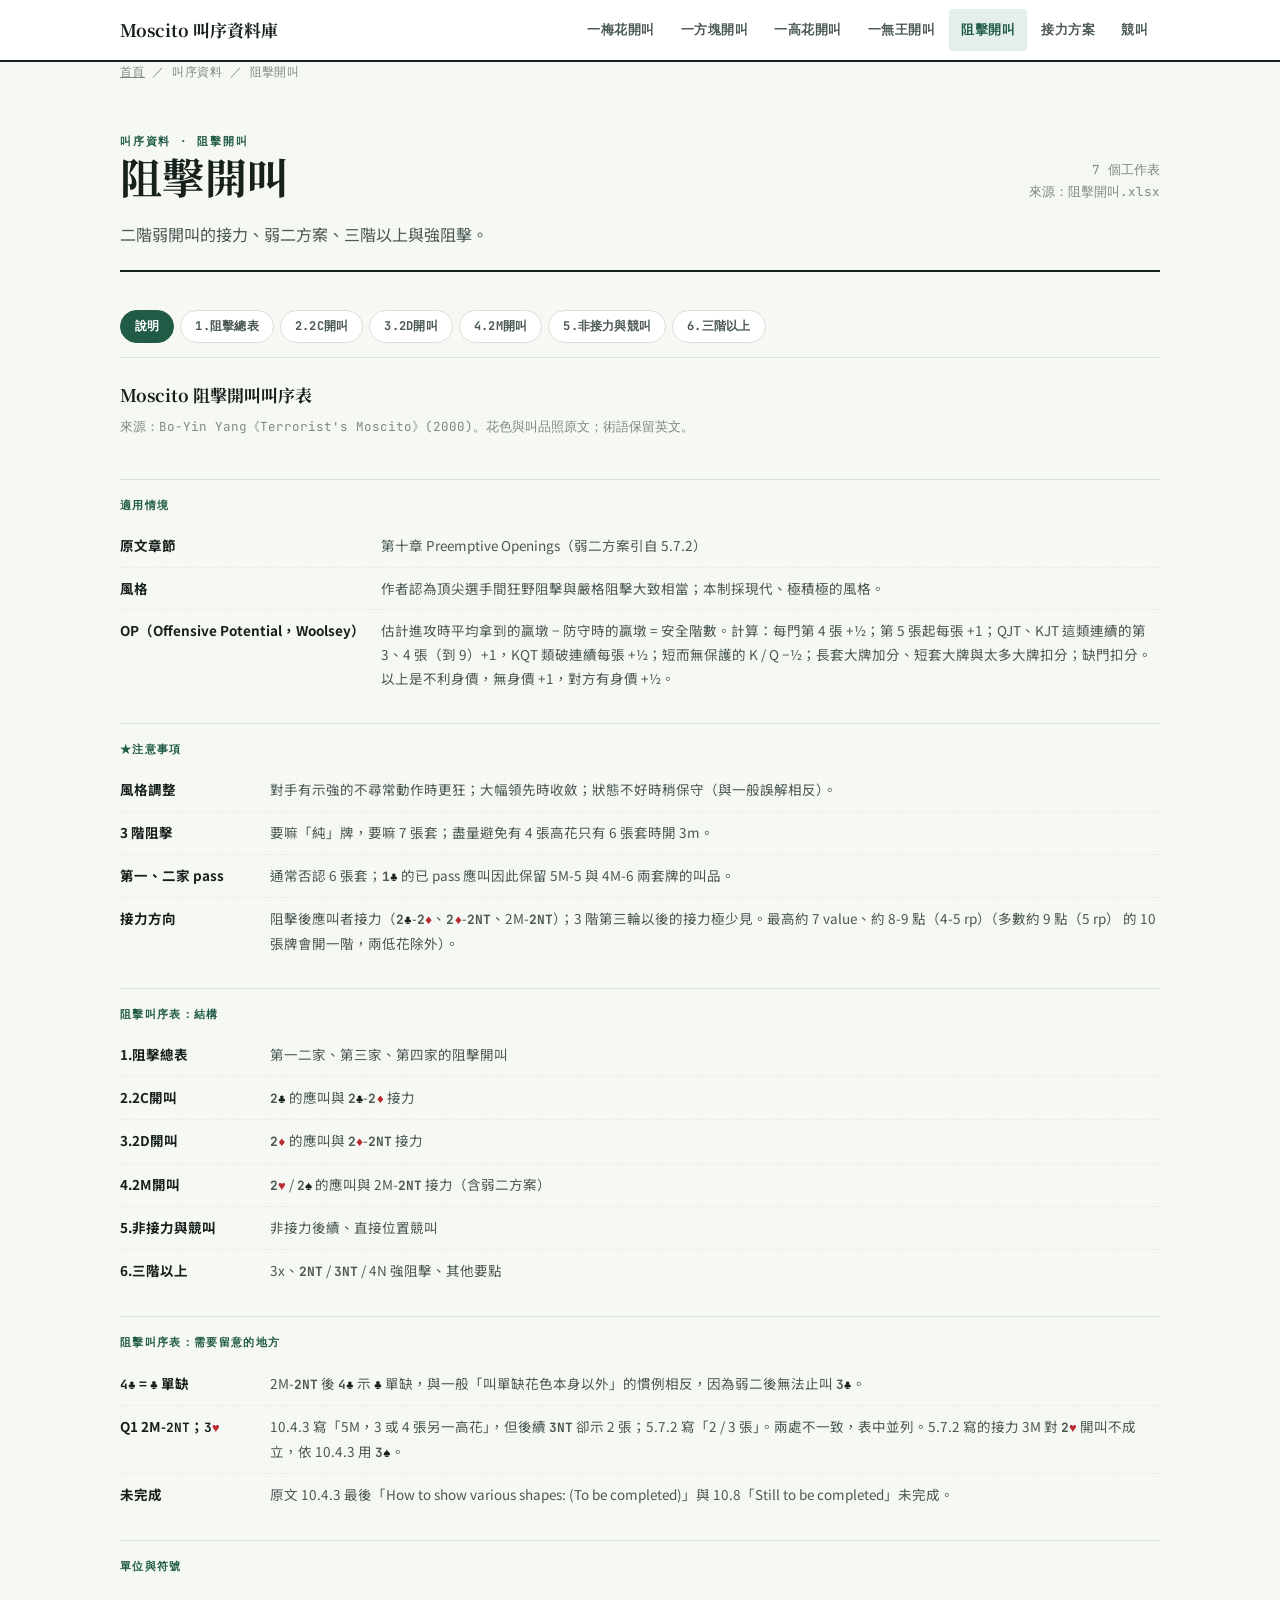
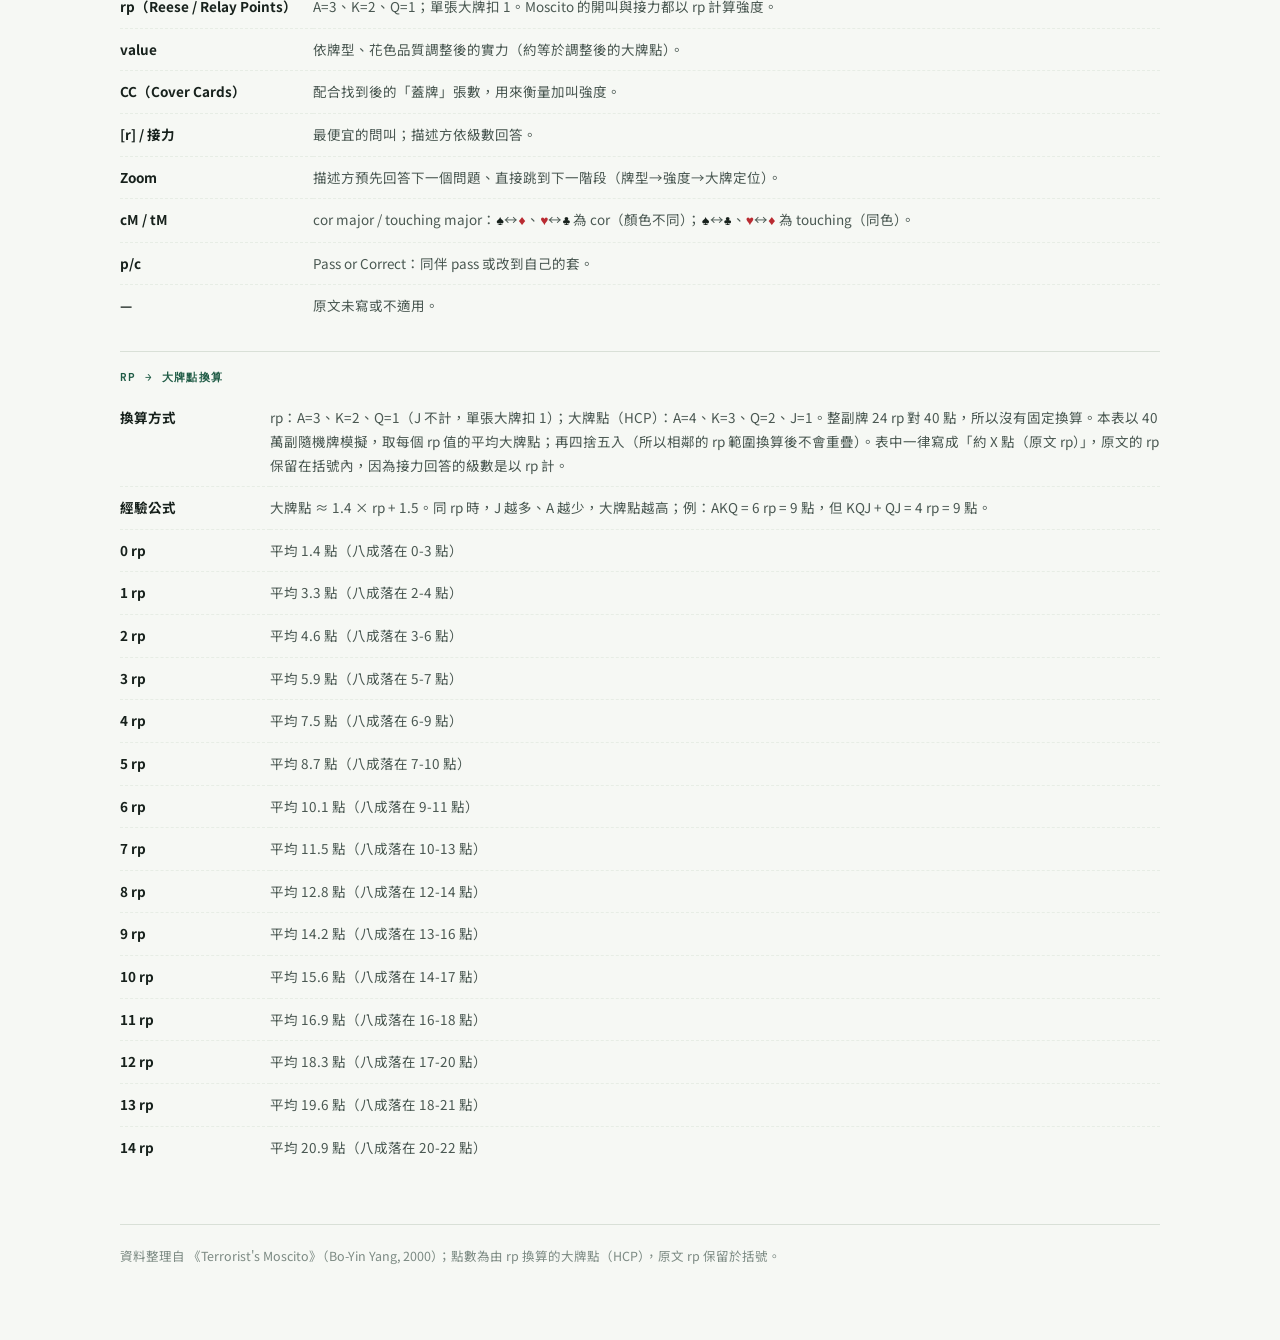
<file: 網站/叫序資料/阻擊開叫.html>
<!doctype html>
<html lang="zh-Hant">
<head>
<meta charset="utf-8">
<meta name="viewport" content="width=device-width, initial-scale=1">
<title>阻擊開叫 ｜ 叫序資料 ｜ Moscito 叫序資料庫</title>
<meta name="description" content="阻擊開叫 的完整叫序資料表">
<link rel="preconnect" href="https://fonts.googleapis.com">
<link rel="preconnect" href="https://fonts.gstatic.com" crossorigin>
<link rel="stylesheet" href="https://fonts.googleapis.com/css2?family=JetBrains+Mono:wght@500;700&family=Noto+Sans+TC:wght@400;500;700&family=Noto+Serif+TC:wght@600;700&display=swap">
<link rel="stylesheet" href="../assets/style.css">
</head>
<body>
<nav class="site-nav"><div class="nav-inner"><a class="nav-brand" href="../index.html">Moscito 叫序資料庫</a><button class="nav-toggle" aria-label="開啟選單" type="button"><svg viewBox="0 0 24 24" fill="none" stroke="currentColor" stroke-width="2"><path d="M3 6h18M3 12h18M3 18h18"/></svg></button><ul class="nav-links" role="menubar"><li class="nav-item" role="none"><a class="nav-link" href="../叫序資料/一梅花開叫.html">一梅花開叫</a></li><li class="nav-item" role="none"><a class="nav-link" href="../叫序資料/一方塊開叫.html">一方塊開叫</a></li><li class="nav-item" role="none"><a class="nav-link" href="../叫序資料/一高花開叫.html">一高花開叫</a></li><li class="nav-item" role="none"><a class="nav-link" href="../叫序資料/一無王開叫.html">一無王開叫</a></li><li class="nav-item" role="none"><a class="nav-link is-active" href="../叫序資料/阻擊開叫.html">阻擊開叫</a></li><li class="nav-item" role="none"><a class="nav-link" href="../叫序資料/接力方案.html">接力方案</a></li><li class="nav-item" role="none"><a class="nav-link" href="../叫序資料/競叫.html">競叫</a></li></ul></div></nav>
<div class="wrap">

<div class="crumb"><a href="../index.html">首頁</a> ／ 叫序資料 ／ 阻擊開叫</div>
<header class="page-head">
  <div class="mast">
    <div>
      <div class="eyebrow">叫序資料 · 阻擊開叫</div>
      <h1>阻擊開叫</h1>
    </div>
    <div class="mast-meta">7 個工作表<br>來源：阻擊開叫.xlsx</div>
  </div>
  <p class="lede">二階弱開叫的接力、弱二方案、三階以上與強阻擊。</p>
</header>
<section><div class="sheet-tabs" data-sheet-tabs="#阻擊開叫-panels"><button class="sheet-tab is-active" data-target="sheet-1">說明</button><button class="sheet-tab" data-target="sheet-2">1.阻擊總表</button><button class="sheet-tab" data-target="sheet-3">2.2C開叫</button><button class="sheet-tab" data-target="sheet-4">3.2D開叫</button><button class="sheet-tab" data-target="sheet-5">4.2M開叫</button><button class="sheet-tab" data-target="sheet-6">5.非接力與競叫</button><button class="sheet-tab" data-target="sheet-7">6.三階以上</button></div><div id="阻擊開叫-panels"><div class="sheet-panel is-active" id="sheet-1"><div class="lead-block"><div class="lead-title">Moscito 阻擊開叫叫序表</div><div class="lead-context">來源：Bo-Yin Yang《Terrorist&#x27;s Moscito》(2000)。花色與叫品照原文；術語保留英文。</div></div><table class="deftable"><tbody></tbody></table><div class="deftable-sub">適用情境</div><table class="deftable"><tbody><tr><td>原文章節</td><td>第十章 Preemptive Openings（弱二方案引自 5.7.2）</td></tr><tr><td>風格</td><td>作者認為頂尖選手間狂野阻擊與嚴格阻擊大致相當；本制採現代、極積極的風格。</td></tr><tr><td>OP（Offensive Potential，Woolsey）</td><td>估計進攻時平均拿到的贏墩 − 防守時的贏墩 = 安全階數。計算：每門第 4 張 +½；第 5 張起每張 +1；QJT、KJT 這類連續的第 3、4 張（到 9）+1，KQT 類破連續每張 +½；短而無保護的 K / Q −½；長套大牌加分、短套大牌與太多大牌扣分；缺門扣分。以上是不利身價，無身價 +1，對方有身價 +½。</td></tr></tbody></table><div class="deftable-sub">★注意事項</div><table class="deftable"><tbody><tr><td>風格調整</td><td>對手有示強的不尋常動作時更狂；大幅領先時收斂；狀態不好時稍保守（與一般誤解相反）。</td></tr><tr><td>3 階阻擊</td><td>要嘛「純」牌，要嘛 7 張套；盡量避免有 4 張高花只有 6 張套時開 3m。</td></tr><tr><td>第一、二家 pass</td><td>通常否認 6 張套；<span class="bid">1<span class="s b">♣</span></span> 的已 pass 應叫因此保留 5M-5 與 4M-6 兩套牌的叫品。</td></tr><tr><td>接力方向</td><td>阻擊後應叫者接力（<span class="bid">2<span class="s b">♣</span></span>-<span class="bid">2<span class="s r">♦</span></span>、<span class="bid">2<span class="s r">♦</span></span>-<span class="bid">2NT</span>、2M-<span class="bid">2NT</span>）；3 階第三輪以後的接力極少見。最高約 7 value、約 8-9 點（4-5 rp）（多數約 9 點（5 rp） 的 10 張牌會開一階，兩低花除外）。</td></tr></tbody></table><div class="deftable-sub">阻擊叫序表：結構</div><table class="deftable"><tbody><tr><td>1.阻擊總表</td><td>第一二家、第三家、第四家的阻擊開叫</td></tr><tr><td>2.2C開叫</td><td><span class="bid">2<span class="s b">♣</span></span> 的應叫與 <span class="bid">2<span class="s b">♣</span></span>-<span class="bid">2<span class="s r">♦</span></span> 接力</td></tr><tr><td>3.2D開叫</td><td><span class="bid">2<span class="s r">♦</span></span> 的應叫與 <span class="bid">2<span class="s r">♦</span></span>-<span class="bid">2NT</span> 接力</td></tr><tr><td>4.2M開叫</td><td><span class="bid">2<span class="s r">♥</span></span> / <span class="bid">2<span class="s b">♠</span></span> 的應叫與 2M-<span class="bid">2NT</span> 接力（含弱二方案）</td></tr><tr><td>5.非接力與競叫</td><td>非接力後續、直接位置競叫</td></tr><tr><td>6.三階以上</td><td>3x、<span class="bid">2NT</span> / <span class="bid">3NT</span> / 4N 強阻擊、其他要點</td></tr></tbody></table><div class="deftable-sub">阻擊叫序表：需要留意的地方</div><table class="deftable"><tbody><tr><td><span class="bid">4<span class="s b">♣</span></span> = <span class="s b">♣</span> 單缺</td><td>2M-<span class="bid">2NT</span> 後 <span class="bid">4<span class="s b">♣</span></span> 示 <span class="s b">♣</span> 單缺，與一般「叫單缺花色本身以外」的慣例相反，因為弱二後無法止叫 <span class="bid">3<span class="s b">♣</span></span>。</td></tr><tr><td>Q1 2M-<span class="bid">2NT</span>；<span class="bid">3<span class="s r">♥</span></span></td><td>10.4.3 寫「5M，3 或 4 張另一高花」，但後續 <span class="bid">3NT</span> 卻示 2 張；5.7.2 寫「2 / 3 張」。兩處不一致，表中並列。5.7.2 寫的接力 3M 對 <span class="bid">2<span class="s r">♥</span></span> 開叫不成立，依 10.4.3 用 <span class="bid">3<span class="s b">♠</span></span>。</td></tr><tr><td>未完成</td><td>原文 10.4.3 最後「How to show various shapes: (To be completed)」與 10.8「Still to be completed」未完成。</td></tr></tbody></table><div class="deftable-sub">單位與符號</div><table class="deftable"><tbody><tr><td>rp（Reese / Relay Points）</td><td>A=3、K=2、Q=1；單張大牌扣 1。Moscito 的開叫與接力都以 rp 計算強度。</td></tr><tr><td>value</td><td>依牌型、花色品質調整後的實力（約等於調整後的大牌點）。</td></tr><tr><td>CC（Cover Cards）</td><td>配合找到後的「蓋牌」張數，用來衡量加叫強度。</td></tr><tr><td>[r] / 接力</td><td>最便宜的問叫；描述方依級數回答。</td></tr><tr><td>Zoom</td><td>描述方預先回答下一個問題、直接跳到下一階段（牌型→強度→大牌定位）。</td></tr><tr><td>cM / tM</td><td>cor major / touching major：<span class="s b">♠</span>↔<span class="s r">♦</span>、<span class="s r">♥</span>↔<span class="s b">♣</span> 為 cor（顏色不同）；<span class="s b">♠</span>↔<span class="s b">♣</span>、<span class="s r">♥</span>↔<span class="s r">♦</span> 為 touching（同色）。</td></tr><tr><td>p/c</td><td>Pass or Correct：同伴 pass 或改到自己的套。</td></tr><tr><td>—</td><td>原文未寫或不適用。</td></tr></tbody></table><div class="deftable-sub">rp → 大牌點換算</div><table class="deftable"><tbody><tr><td>換算方式</td><td>rp：A=3、K=2、Q=1（J 不計，單張大牌扣 1）；大牌點（HCP）：A=4、K=3、Q=2、J=1。整副牌 24 rp 對 40 點，所以沒有固定換算。本表以 40 萬副隨機牌模擬，取每個 rp 值的平均大牌點；再四捨五入（所以相鄰的 rp 範圍換算後不會重疊）。表中一律寫成「約 X 點（原文 rp）」，原文的 rp 保留在括號內，因為接力回答的級數是以 rp 計。</td></tr><tr><td>經驗公式</td><td>大牌點 ≈ 1.4 × rp + 1.5。同 rp 時，J 越多、A 越少，大牌點越高；例：AKQ = 6 rp = 9 點，但 KQJ + QJ = 4 rp = 9 點。</td></tr><tr><td>0 rp</td><td>平均 1.4 點（八成落在 0-3 點）</td></tr><tr><td>1 rp</td><td>平均 3.3 點（八成落在 2-4 點）</td></tr><tr><td>2 rp</td><td>平均 4.6 點（八成落在 3-6 點）</td></tr><tr><td>3 rp</td><td>平均 5.9 點（八成落在 5-7 點）</td></tr><tr><td>4 rp</td><td>平均 7.5 點（八成落在 6-9 點）</td></tr><tr><td>5 rp</td><td>平均 8.7 點（八成落在 7-10 點）</td></tr><tr><td>6 rp</td><td>平均 10.1 點（八成落在 9-11 點）</td></tr><tr><td>7 rp</td><td>平均 11.5 點（八成落在 10-13 點）</td></tr><tr><td>8 rp</td><td>平均 12.8 點（八成落在 12-14 點）</td></tr><tr><td>9 rp</td><td>平均 14.2 點（八成落在 13-16 點）</td></tr><tr><td>10 rp</td><td>平均 15.6 點（八成落在 14-17 點）</td></tr><tr><td>11 rp</td><td>平均 16.9 點（八成落在 16-18 點）</td></tr><tr><td>12 rp</td><td>平均 18.3 點（八成落在 17-20 點）</td></tr><tr><td>13 rp</td><td>平均 19.6 點（八成落在 18-21 點）</td></tr><tr><td>14 rp</td><td>平均 20.9 點（八成落在 20-22 點）</td></tr></tbody></table></div><div class="sheet-panel" id="sheet-2"><div class="lead-block"><div class="lead-title">阻擊開叫總表</div><div class="lead-context">第一、二家（10.1.2）；第三、四家另列</div></div><div class="table-scroll"><table class="bidtbl"><thead><tr><th>開叫</th><th>第一、二家</th><th>第三家（同伴已 pass）</th><th>第四家</th></tr></thead><tbody><tr><td><span class="bid">2<span class="s b">♣</span></span> / <span class="bid">2<span class="s r">♦</span></span> / <span class="bid">2<span class="s r">♥</span></span> / <span class="bid">2<span class="s b">♠</span></span></td><td>5-6 張；約 &lt;10 點（&lt;6 rp）（約 9 點（5 rp） 時不夠好開一階高花）。可有第二套：5-5 時通常叫較強那門（≥約 6 點（3 rp） 且套還可以），很弱時通常叫高花。6-5 或 3+ OP 優先開 3 階。OP ≤1 或有身價時可選擇不開</td><td>干擾性，幾乎什麼都行；但 2M 預期（不保證）有首攻價值</td><td class="cell-muted"><span class="bid">2<span class="s b">♣</span></span> / <span class="bid">2<span class="s r">♦</span></span>：好的 6 張低花，無 4 張高花，約 7 贏墩（應叫任何叫品示擋張；<span class="bid">2NT</span> = 懷疑低花堅固）。<span class="bid">2<span class="s r">♥</span></span> / <span class="bid">2<span class="s b">♠</span></span>：破的 6 張高花，好的開叫牌（<span class="bid">2NT</span> = <span class="bid">3NT</span> 的大牌邀叫，其他 = 配合扣叫）</td></tr><tr><td><span class="bid">2NT</span></td><td>7 張（通常）低花至少 KQ、高花至少 KJT，3+ OP；例外時低花可降到 AJT 加旁 K / Q（最好在無身價）</td><td>任何有成局企圖的 7 張套阻擊（同伴提供至多約 2½ 墩）</td><td class="cell-muted">同第三家</td></tr><tr><td>3x</td><td>6-7 張，至少 3 OP，通常更多</td><td>更狂，不保證首攻價值；範圍很寬</td><td class="cell-muted">同第三家</td></tr><tr><td><span class="bid">3NT</span></td><td>強的 4M 開叫，8+ 個堅固贏墩</td><td>止叫，堅固（通常連續低花）套</td><td class="cell-muted">同第三家</td></tr><tr><td>4x</td><td>7-8 張，至少 4½ OP；<span class="bid">4<span class="s b">♠</span></span> 特別要安全</td><td>更狂（4x 仍要有些贏墩與牌型）</td><td class="cell-muted"><span class="bid">4<span class="s b">♣</span></span> / <span class="bid">4<span class="s r">♦</span></span> = 強的 4M，1 失墩 / 連續套</td></tr><tr><td><span class="bid">4NT</span></td><td>強的 5m 開叫，9+ 個堅固贏墩，各門都有控制</td><td>—</td><td class="cell-muted">—</td></tr></tbody></table></div><div class="trap">＊ <span class="bid">3NT</span> 例：<span class="s b">♠</span>KQJxxxxx <span class="s r">♥</span>x <span class="s r">♦</span>Axx <span class="s b">♣</span>x 是最低；<span class="s b">♠</span>xx <span class="s r">♥</span>AKJxxxxx <span class="s r">♦</span>Kx <span class="s b">♣</span>x 也是最低；<span class="s b">♠</span>AQJxxxxx <span class="s r">♥</span>x <span class="s r">♦</span>KQx <span class="s b">♣</span>x 也是；<span class="s b">♠</span>AKJTxxx <span class="s r">♥</span>x <span class="s r">♦</span>x <span class="s b">♣</span>KQJx 有加值且牌型略偏，可選擇開 <span class="bid">3NT</span>。<br>＊ 4 階例：<span class="s b">♠</span>x <span class="s r">♥</span>xx <span class="s r">♦</span>xx <span class="s b">♣</span>Kxxxxxxx 任何身價都開 <span class="bid">4<span class="s b">♣</span></span>（最低）；<span class="s b">♠</span>KQTxxxxx <span class="s r">♥</span>x <span class="s r">♦</span>xxx <span class="s b">♣</span>x 任何身價都開 <span class="bid">4<span class="s b">♠</span></span>（最低）；同樣大牌但 7-1-4-1 改開 <span class="bid">2NT</span>，不冒 4 階的險。<br>＊ 第三家 2x 例：<span class="s b">♠</span>Qxxxx <span class="s r">♥</span>xxx <span class="s r">♦</span>x <span class="s b">♣</span>KQTx 開 <span class="bid">2<span class="s b">♣</span></span>（不是 <span class="bid">2<span class="s r">♥</span></span>）；<span class="s b">♠</span>xx <span class="s r">♥</span>xx <span class="s r">♦</span>AKJxx <span class="s b">♣</span>AQxx 開 <span class="bid">2<span class="s r">♦</span></span>（即使這麼強，成局機會極小）；<span class="s b">♠</span>xxxxx <span class="s r">♥</span>AQJx <span class="s r">♦</span>xx <span class="s b">♣</span>xx 開 <span class="bid">2<span class="s r">♥</span></span>，被加倍就逃到 <span class="s b">♠</span>；<span class="s b">♠</span>xx <span class="s r">♥</span>xxxxxx <span class="s r">♦</span>xx <span class="s b">♣</span>AQx 開 <span class="bid">2<span class="s r">♥</span></span>，不要同伴加叫 <span class="s b">♣</span>。第三家 <span class="bid">2NT</span> 例：<span class="s b">♠</span>AKxxxxx <span class="s r">♥</span>AQx <span class="s r">♦</span>xx <span class="s b">♣</span>x；<span class="s b">♠</span>x <span class="s r">♥</span>Ax <span class="s r">♦</span>xxx <span class="s b">♣</span>AKJxxxx（對 <span class="bid">3<span class="s r">♦</span></span> 叫 <span class="bid">4<span class="s b">♣</span></span>，因 <span class="s r">♦</span> 有洞）。</div></div><div class="sheet-panel" id="sheet-3"><div class="lead-block"><div class="lead-title"><span class="bid">2<span class="s b">♣</span></span> 開叫</div><div class="lead-context"><span class="bid">2<span class="s b">♣</span></span> – ？　（弱 <span class="bid">2<span class="s b">♣</span></span>：5-6 張，約 &lt;10 點（&lt;6 rp）；空間多，最常被狂用）</div></div><div class="table-scroll"><table class="bidtbl"><thead><tr><th>序列</th><th>叫品</th><th>含義</th><th>後續</th></tr></thead><tbody><tr class="subhead"><td colspan="4">未 pass 應叫者的第一應叫</td></tr><tr><td><span class="bid">2<span class="s b">♣</span></span></td><td><span class="bid">2<span class="s r">♦</span></span></td><td>接力：好牌，約 16+ 點（10+ rp）（≈17 value）以上</td><td class="cell-muted">見下段</td></tr><tr><td><span class="bid">2<span class="s b">♣</span></span></td><td><span class="bid">2<span class="s r">♥</span></span> / <span class="bid">2<span class="s b">♠</span></span></td><td>自然，不逼，約標準制的開叫（≈約 13 點（8 rp））</td><td class="cell-muted">開叫者有好的 8 點應往前</td></tr><tr><td><span class="bid">2<span class="s b">♣</span></span></td><td><span class="bid">2NT</span></td><td>強 <span class="s b">♣</span> 加叫，通常 4+<span class="s b">♣</span>；對方干擾時保證 2½+ 快速贏墩防守。先示配合</td><td class="cell-muted">—</td></tr><tr><td><span class="bid">2<span class="s b">♣</span></span></td><td><span class="bid">3<span class="s b">♣</span></span> / <span class="bid">4<span class="s b">♣</span></span></td><td>競叫；開叫者有額外牌型可再行動</td><td class="cell-muted">—</td></tr><tr><td><span class="bid">2<span class="s b">♣</span></span></td><td><span class="bid">3<span class="s r">♦</span></span> / <span class="bid">3<span class="s r">♥</span></span> / <span class="bid">3<span class="s b">♠</span></span></td><td>轉移 <span class="s r">♥</span> / <span class="s b">♠</span> / <span class="s r">♦</span>：強單套或配合跳叫，幾乎 GF，需要極好的牌</td><td class="cell-muted">—</td></tr><tr><td><span class="bid">2<span class="s b">♣</span></span></td><td><span class="bid">3NT</span></td><td>無身價時可能是玩笑，但不建議；通常是 <span class="s b">♠</span>AJx <span class="s r">♥</span>Kx <span class="s r">♦</span>AKQJxxx <span class="s b">♣</span>x 之類</td><td class="cell-muted">—</td></tr><tr class="note-row"><td colspan="4">＊ <span class="bid">2<span class="s r">♦</span></span> 例：<span class="s b">♠</span>KQxx <span class="s r">♥</span>AJxx <span class="s r">♦</span>AQx <span class="s b">♣</span>Jx 真正最低（賭高花；trap pass 等重開也不離譜）；<span class="s b">♠</span>AJ9x <span class="s r">♥</span>AQx <span class="s r">♦</span>Axx <span class="s b">♣</span>Kxx 較典型；<span class="s b">♠</span>AQJxx <span class="s r">♥</span>AKQxx <span class="s r">♦</span>Ax <span class="s b">♣</span>x 太強不能不賭成局；<span class="s b">♠</span>AQxxx <span class="s r">♥</span>x <span class="s r">♦</span>KJxx <span class="s b">♣</span>AJx 有 <span class="s b">♣</span> 配合較安全（對 <span class="bid">2<span class="s r">♥</span></span> 叫 <span class="bid">2<span class="s b">♠</span></span>、對 <span class="bid">2NT</span> 叫 <span class="bid">3<span class="s b">♣</span></span>）。2M 例：<span class="s b">♠</span>AQJxx <span class="s r">♥</span>AQ <span class="s r">♦</span>xxxx <span class="s b">♣</span>xx 最低；<span class="s b">♠</span>KJ <span class="s r">♥</span>KJxxxx <span class="s r">♦</span>AQJ <span class="s b">♣</span>KQ 是 2M 的上限。</td></tr><tr class="subhead"><td colspan="4"><span class="bid">2<span class="s b">♣</span></span>–<span class="bid">2<span class="s r">♦</span></span> 接力：開叫者示牌型與範圍</td></tr><tr class="ladder-parent" data-group="ladder-group-3-1"><td><button class="ladder-toggle" type="button" aria-expanded="false"><span class="tri">▸</span></button><span class="bid">2<span class="s b">♣</span></span>–<span class="bid">2<span class="s r">♦</span></span></td><td><span class="bid">2<span class="s r">♥</span></span> / <span class="bid">2<span class="s b">♠</span></span></td><td>自然，4+ 該高花</td><td class="cell-muted"><span class="bid">2NT</span> = 接力；其他非跳叫不逼但很鼓勵；跳 <span class="bid">4<span class="s b">♣</span></span> = 定王要求扣叫；<span class="bid">4<span class="s r">♦</span></span> = 對該高花的人工滿貫試探</td></tr><tr class="ladder-child" data-group="ladder-group-3-1" hidden><td><span class="bid">2<span class="s b">♣</span></span>–<span class="bid">2<span class="s r">♦</span></span>；2M–<span class="bid">2NT</span></td><td><span class="bid">3<span class="s b">♣</span></span></td><td>最低</td><td class="cell-muted"><span class="bid">3<span class="s r">♦</span></span> = 問牌型的最後接力</td></tr><tr class="ladder-child" data-group="ladder-group-3-1" hidden><td><span class="bid">2<span class="s b">♣</span></span>–<span class="bid">2<span class="s r">♦</span></span>；2M–<span class="bid">2NT</span></td><td><span class="bid">3<span class="s r">♦</span></span></td><td>最高，<span class="bid">6<span class="s b">♣</span></span></td><td class="cell-muted"><span class="bid">3<span class="s r">♥</span></span> 接力問牌型：<span class="bid">3<span class="s b">♠</span></span> = 另一高花單缺、<span class="bid">3NT</span> = <span class="s r">♦</span> 單缺、<span class="bid">4<span class="s b">♣</span></span>+ = 5-6；<span class="bid">3<span class="s b">♠</span></span> 接力問 <span class="s b">♣</span> 是否夠好（滿貫用）</td></tr><tr class="ladder-child" data-group="ladder-group-3-1" hidden><td><span class="bid">2<span class="s b">♣</span></span>–<span class="bid">2<span class="s r">♦</span></span>；2M–<span class="bid">2NT</span></td><td><span class="bid">3<span class="s r">♥</span></span></td><td>最高，5422</td><td class="cell-muted">—</td></tr><tr class="ladder-child" data-group="ladder-group-3-1" hidden><td><span class="bid">2<span class="s b">♣</span></span>–<span class="bid">2<span class="s r">♦</span></span>；2M–<span class="bid">2NT</span></td><td><span class="bid">3<span class="s b">♠</span></span> / <span class="bid">3NT</span></td><td>最高，5431，單缺在另一高花 / <span class="s r">♦</span></td><td class="cell-muted">—</td></tr><tr class="ladder-child" data-group="ladder-group-3-1" hidden><td><span class="bid">2<span class="s b">♣</span></span>–<span class="bid">2<span class="s r">♦</span></span>；2M–<span class="bid">2NT</span></td><td><span class="bid">4<span class="s b">♣</span></span> 以上</td><td>最高，5-5，Zoom 示牌型</td><td class="cell-muted">—</td></tr><tr class="ladder-parent" data-group="ladder-group-3-2"><td><button class="ladder-toggle" type="button" aria-expanded="false"><span class="tri">▸</span></button><span class="bid">2<span class="s b">♣</span></span>–<span class="bid">2<span class="s r">♦</span></span></td><td><span class="bid">2NT</span></td><td><span class="bid">6<span class="s b">♣</span></span>，無 4+ 高花</td><td class="cell-muted"><span class="bid">3<span class="s b">♣</span></span> 或 <span class="bid">3<span class="s r">♦</span></span> 接力</td></tr><tr class="ladder-child" data-group="ladder-group-3-2" hidden><td><span class="bid">2<span class="s b">♣</span></span>–<span class="bid">2<span class="s r">♦</span></span>；<span class="bid">2NT</span>–<span class="bid">3<span class="s b">♣</span></span></td><td>Pass</td><td>最低</td><td class="cell-muted">—</td></tr><tr class="ladder-child" data-group="ladder-group-3-2" hidden><td><span class="bid">2<span class="s b">♣</span></span>–<span class="bid">2<span class="s r">♦</span></span>；<span class="bid">2NT</span>–<span class="bid">3<span class="s b">♣</span></span></td><td><span class="bid">3<span class="s r">♦</span></span></td><td>最高，<span class="bid">6<span class="s b">♣</span></span>322</td><td class="cell-muted">—</td></tr><tr class="ladder-child" data-group="ladder-group-3-2" hidden><td><span class="bid">2<span class="s b">♣</span></span>–<span class="bid">2<span class="s r">♦</span></span>；<span class="bid">2NT</span>–<span class="bid">3<span class="s b">♣</span></span></td><td><span class="bid">3<span class="s r">♥</span></span></td><td>最高，3-3-1-6（叫過 <span class="bid">3NT</span>）或堅固 <span class="s b">♣</span>（再叫 <span class="bid">3NT</span>）</td><td class="cell-muted">—</td></tr><tr class="ladder-child" data-group="ladder-group-3-2" hidden><td><span class="bid">2<span class="s b">♣</span></span>–<span class="bid">2<span class="s r">♦</span></span>；<span class="bid">2NT</span>–<span class="bid">3<span class="s b">♣</span></span></td><td><span class="bid">3<span class="s b">♠</span></span> / <span class="bid">3NT</span></td><td>最高，<span class="bid">6<span class="s b">♣</span></span>，單缺 <span class="s r">♥</span> / <span class="s b">♠</span></td><td class="cell-muted">—</td></tr><tr class="ladder-child" data-group="ladder-group-3-2" hidden><td><span class="bid">2<span class="s b">♣</span></span>–<span class="bid">2<span class="s r">♦</span></span>；<span class="bid">2NT</span>–<span class="bid">3<span class="s r">♦</span></span></td><td><span class="bid">3<span class="s r">♥</span></span> / <span class="bid">3<span class="s b">♠</span></span> / <span class="bid">3NT</span></td><td>均型或 3-3-1-6 / <span class="s r">♥</span> 單缺 / <span class="s b">♠</span> 單缺</td><td class="cell-muted">單缺確定後：<span class="bid">4<span class="s r">♦</span></span> 接力問 rp，<span class="bid">4<span class="s b">♣</span></span> 接力問牌型</td></tr><tr><td><span class="bid">2<span class="s b">♣</span></span>–<span class="bid">2<span class="s r">♦</span></span></td><td><span class="bid">3<span class="s b">♣</span></span></td><td>最低，<span class="bid">5<span class="s b">♣</span></span>（無 4 張 cM）</td><td class="cell-muted"><span class="bid">3<span class="s r">♦</span></span> = 接力問單缺</td></tr><tr><td><span class="bid">2<span class="s b">♣</span></span>–<span class="bid">2<span class="s r">♦</span></span></td><td><span class="bid">3<span class="s r">♦</span></span></td><td>最高，<span class="bid">5<span class="s b">♣</span></span>332</td><td class="cell-muted">—</td></tr><tr><td><span class="bid">2<span class="s b">♣</span></span>–<span class="bid">2<span class="s r">♦</span></span></td><td><span class="bid">3<span class="s r">♥</span></span> / <span class="bid">3<span class="s b">♠</span></span> / <span class="bid">3NT</span></td><td>最高，<span class="bid">5<span class="s b">♣</span></span> + <span class="bid">4<span class="s r">♦</span></span>：2-2-4-5 / 3-1-4-5 / 1-3-4-5</td><td class="cell-muted">—</td></tr></tbody></table></div></div><div class="sheet-panel" id="sheet-4"><div class="lead-block"><div class="lead-title"><span class="bid">2<span class="s r">♦</span></span> 開叫</div><div class="lead-context"><span class="bid">2<span class="s r">♦</span></span> – ？　（弱 <span class="bid">2<span class="s r">♦</span></span>；<span class="s b">♣</span> 很難叫，所以長 <span class="s b">♣</span> 的牌也常走 <span class="bid">2NT</span>）</div></div><div class="table-scroll"><table class="bidtbl"><thead><tr><th>序列</th><th>叫品</th><th>含義</th><th>後續</th></tr></thead><tbody><tr class="subhead"><td colspan="4">第一應叫</td></tr><tr><td><span class="bid">2<span class="s r">♦</span></span></td><td><span class="bid">2<span class="s r">♥</span></span> / <span class="bid">2<span class="s b">♠</span></span></td><td>同 <span class="bid">2<span class="s b">♣</span></span>–2M（自然不逼，約標準開叫）</td><td class="cell-muted">—</td></tr><tr><td><span class="bid">2<span class="s r">♦</span></span></td><td><span class="bid">2NT</span></td><td>接力：好牌，約 18½+ value。重要例外：因 <span class="s b">♣</span> 難叫，很多長 <span class="s b">♣</span> 牌也叫 <span class="bid">2NT</span>，如 <span class="s b">♠</span>KJxx <span class="s r">♥</span>x <span class="s r">♦</span>Kx <span class="s b">♣</span>AKJxxx，打算 pass <span class="bid">3<span class="s b">♣</span></span></td><td class="cell-muted">見下段</td></tr><tr><td><span class="bid">2<span class="s r">♦</span></span></td><td><span class="bid">3<span class="s b">♣</span></span></td><td>好的加叫，通常 4+<span class="s r">♦</span></td><td class="cell-muted">—</td></tr><tr><td><span class="bid">2<span class="s r">♦</span></span></td><td><span class="bid">3<span class="s r">♦</span></span></td><td>競叫加叫；開叫者可再加</td><td class="cell-muted">—</td></tr><tr><td><span class="bid">2<span class="s r">♦</span></span></td><td><span class="bid">3<span class="s r">♥</span></span> / <span class="bid">3<span class="s b">♠</span></span></td><td>GF：單套或配合跳叫</td><td class="cell-muted">—</td></tr><tr><td><span class="bid">2<span class="s r">♦</span></span></td><td><span class="bid">3NT</span></td><td>無身價時可能是玩笑</td><td class="cell-muted">—</td></tr><tr class="subhead"><td colspan="4"><span class="bid">2<span class="s r">♦</span></span>–<span class="bid">2NT</span> 接力（約 18 value）</td></tr><tr class="ladder-parent" data-group="ladder-group-4-1"><td><button class="ladder-toggle" type="button" aria-expanded="false"><span class="tri">▸</span></button><span class="bid">2<span class="s r">♦</span></span>–<span class="bid">2NT</span></td><td><span class="bid">3<span class="s b">♣</span></span></td><td>所有最低，或最高 <span class="s b">♣</span> 單缺</td><td class="cell-muted"><span class="bid">3<span class="s r">♦</span></span> = 接力</td></tr><tr class="ladder-child" data-group="ladder-group-4-1" hidden><td><span class="bid">2<span class="s r">♦</span></span>–<span class="bid">2NT</span>；<span class="bid">3<span class="s b">♣</span></span>–<span class="bid">3<span class="s r">♦</span></span></td><td>Pass</td><td>最低</td><td class="cell-muted">—</td></tr><tr class="ladder-child" data-group="ladder-group-4-1" hidden><td><span class="bid">2<span class="s r">♦</span></span>–<span class="bid">2NT</span>；<span class="bid">3<span class="s b">♣</span></span>–<span class="bid">3<span class="s r">♦</span></span></td><td><span class="bid">3<span class="s r">♥</span></span></td><td>4-3-5-1、4-2-6-1、<span class="bid">5<span class="s b">♠</span></span></td><td class="cell-muted">—</td></tr><tr class="ladder-child" data-group="ladder-group-4-1" hidden><td><span class="bid">2<span class="s r">♦</span></span>–<span class="bid">2NT</span>；<span class="bid">3<span class="s b">♣</span></span>–<span class="bid">3<span class="s r">♦</span></span></td><td><span class="bid">3<span class="s b">♠</span></span></td><td>3-4-5-1、2-4-6-1、<span class="bid">5<span class="s r">♥</span></span></td><td class="cell-muted">—</td></tr><tr class="ladder-child" data-group="ladder-group-4-1" hidden><td><span class="bid">2<span class="s r">♦</span></span>–<span class="bid">2NT</span>；<span class="bid">3<span class="s b">♣</span></span>–<span class="bid">3<span class="s r">♦</span></span></td><td><span class="bid">3NT</span></td><td>3-3-6-1</td><td class="cell-muted">—</td></tr><tr class="ladder-child" data-group="ladder-group-4-1" hidden><td><span class="bid">2<span class="s r">♦</span></span>–<span class="bid">2NT</span>；<span class="bid">3<span class="s b">♣</span></span>–<span class="bid">3<span class="s r">♦</span></span></td><td><span class="bid">4<span class="s b">♣</span></span></td><td>4-4-5-0</td><td class="cell-muted">—</td></tr><tr class="ladder-parent" data-group="ladder-group-4-2"><td><button class="ladder-toggle" type="button" aria-expanded="false"><span class="tri">▸</span></button><span class="bid">2<span class="s r">♦</span></span>–<span class="bid">2NT</span></td><td><span class="bid">3<span class="s r">♦</span></span></td><td>最高，均型（非 4 張高花）</td><td class="cell-muted"><span class="bid">3<span class="s r">♥</span></span> = 接力</td></tr><tr class="ladder-child" data-group="ladder-group-4-2" hidden><td><span class="bid">2<span class="s r">♦</span></span>–<span class="bid">2NT</span>；<span class="bid">3<span class="s r">♦</span></span>–<span class="bid">3<span class="s r">♥</span></span></td><td><span class="bid">3<span class="s b">♠</span></span></td><td>2-2-5-4 / 2-2-6-3</td><td class="cell-muted">—</td></tr><tr class="ladder-child" data-group="ladder-group-4-2" hidden><td><span class="bid">2<span class="s r">♦</span></span>–<span class="bid">2NT</span>；<span class="bid">3<span class="s r">♦</span></span>–<span class="bid">3<span class="s r">♥</span></span></td><td><span class="bid">3NT</span></td><td>3-2-5-3 / 3-2-6-2</td><td class="cell-muted">—</td></tr><tr class="ladder-child" data-group="ladder-group-4-2" hidden><td><span class="bid">2<span class="s r">♦</span></span>–<span class="bid">2NT</span>；<span class="bid">3<span class="s r">♦</span></span>–<span class="bid">3<span class="s r">♥</span></span></td><td><span class="bid">4<span class="s b">♣</span></span> / <span class="bid">4<span class="s r">♥</span></span></td><td>3-3-5-2 / 2-3-5-3</td><td class="cell-muted">—</td></tr><tr class="ladder-child" data-group="ladder-group-4-2" hidden><td><span class="bid">2<span class="s r">♦</span></span>–<span class="bid">2NT</span>；<span class="bid">3<span class="s r">♦</span></span>–<span class="bid">3<span class="s r">♥</span></span></td><td><span class="bid">4<span class="s r">♦</span></span></td><td>2-3-6-2</td><td class="cell-muted"><span class="bid">4<span class="s r">♥</span></span> = 止叫</td></tr><tr><td><span class="bid">2<span class="s r">♦</span></span>–<span class="bid">2NT</span></td><td><span class="bid">3<span class="s r">♥</span></span></td><td>最高，<span class="s b">♠</span> 單缺或 <span class="bid">4<span class="s r">♥</span></span>（不是 <span class="s b">♣</span> 單缺）</td><td class="cell-muted">—</td></tr><tr class="ladder-parent" data-group="ladder-group-4-3"><td><button class="ladder-toggle" type="button" aria-expanded="false"><span class="tri">▸</span></button><span class="bid">2<span class="s r">♦</span></span>–<span class="bid">2NT</span></td><td><span class="bid">3<span class="s b">♠</span></span></td><td>最高，<span class="s r">♥</span> 單缺，非 <span class="bid">4<span class="s b">♠</span></span></td><td class="cell-muted"><span class="bid">4<span class="s b">♣</span></span> = 接力</td></tr><tr class="ladder-child" data-group="ladder-group-4-3" hidden><td><span class="bid">2<span class="s r">♦</span></span>–<span class="bid">2NT</span>；<span class="bid">3<span class="s b">♠</span></span>–<span class="bid">4<span class="s b">♣</span></span></td><td><span class="bid">4<span class="s r">♦</span></span> / <span class="bid">4<span class="s r">♥</span></span> / <span class="bid">4<span class="s b">♠</span></span> / <span class="bid">4NT</span> / <span class="bid">5<span class="s b">♣</span></span></td><td>3-1-5-4 / 3-1-6-3 / 2-1-5-5 / 2-1-6-4 / 3-0-5-5</td><td class="cell-muted">—</td></tr><tr class="ladder-parent" data-group="ladder-group-4-4"><td><button class="ladder-toggle" type="button" aria-expanded="false"><span class="tri">▸</span></button><span class="bid">2<span class="s r">♦</span></span>–<span class="bid">2NT</span></td><td><span class="bid">3NT</span></td><td>最高，<span class="bid">4<span class="s b">♠</span></span>，非 <span class="s b">♣</span> 單缺</td><td class="cell-muted"><span class="bid">4<span class="s b">♣</span></span> = 接力</td></tr><tr class="ladder-child" data-group="ladder-group-4-4" hidden><td><span class="bid">2<span class="s r">♦</span></span>–<span class="bid">2NT</span>；<span class="bid">3NT</span>–<span class="bid">4<span class="s b">♣</span></span></td><td><span class="bid">4<span class="s r">♦</span></span> / <span class="bid">4<span class="s r">♥</span></span> / <span class="bid">4<span class="s b">♠</span></span> / <span class="bid">4NT</span> / <span class="bid">5<span class="s b">♣</span></span></td><td>4-2-5-2 / 4-1-5-3 / 4-1-6-2 / 4-0-6-3 / 5-0-6-2</td><td class="cell-muted">—</td></tr></tbody></table></div></div><div class="sheet-panel" id="sheet-5"><div class="lead-block"><div class="lead-title"><span class="bid">2<span class="s r">♥</span></span> / <span class="bid">2<span class="s b">♠</span></span> 開叫</div><div class="lead-context">2M – ？　（弱二；<span class="bid">2<span class="s r">♥</span></span> 與 <span class="bid">2<span class="s b">♠</span></span> 的接力大致相同，但高花空間不完全對稱）</div></div><div class="table-scroll"><table class="bidtbl"><thead><tr><th>序列</th><th>叫品</th><th>含義</th><th>後續</th></tr></thead><tbody><tr class="subhead"><td colspan="4">對 <span class="bid">2<span class="s r">♥</span></span> 的第一應叫</td></tr><tr><td><span class="bid">2<span class="s r">♥</span></span></td><td><span class="bid">2<span class="s b">♠</span></span></td><td>不逼，約開叫實力（≈12+～18 value）</td><td class="cell-muted">—</td></tr><tr><td><span class="bid">2<span class="s r">♥</span></span></td><td><span class="bid">2NT</span></td><td>強接力，約 18 value</td><td class="cell-muted">見下段</td></tr><tr><td><span class="bid">2<span class="s r">♥</span></span></td><td><span class="bid">3<span class="s b">♣</span></span></td><td>傀儡 <span class="bid">3<span class="s r">♦</span></span>：打 <span class="bid">3<span class="s r">♦</span></span>（pass <span class="bid">3<span class="s r">♦</span></span>）、配合有 <span class="s b">♣</span> 值、或很強（18+）的 <span class="s b">♣</span> 牌</td><td class="cell-muted">—</td></tr><tr><td><span class="bid">2<span class="s r">♥</span></span></td><td><span class="bid">3<span class="s r">♦</span></span></td><td>(a) 自然，很強（約 18+ 大牌點）；或 (b) 配合有 <span class="s r">♦</span> 值</td><td class="cell-muted">—</td></tr><tr><td><span class="bid">2<span class="s r">♥</span></span></td><td><span class="bid">3<span class="s r">♥</span></span> / <span class="bid">4<span class="s r">♥</span></span></td><td>競叫；開叫者可再加，通常 4 支持</td><td class="cell-muted">—</td></tr><tr><td><span class="bid">2<span class="s r">♥</span></span></td><td><span class="bid">3<span class="s b">♠</span></span></td><td>單套 GF，或配合跳叫</td><td class="cell-muted">—</td></tr><tr><td><span class="bid">2<span class="s r">♥</span></span></td><td><span class="bid">4<span class="s b">♣</span></span> / <span class="bid">4<span class="s r">♦</span></span></td><td>配合跳叫，有值</td><td class="cell-muted">—</td></tr><tr><td><span class="bid">2<span class="s r">♥</span></span></td><td><span class="bid">3NT</span> / <span class="bid">4<span class="s b">♠</span></span></td><td>止叫</td><td class="cell-muted">—</td></tr><tr class="subhead"><td colspan="4">對 <span class="bid">2<span class="s b">♠</span></span> 的第一應叫</td></tr><tr><td><span class="bid">2<span class="s b">♠</span></span></td><td><span class="bid">2NT</span></td><td>強接力</td><td class="cell-muted">見下段</td></tr><tr><td><span class="bid">2<span class="s b">♠</span></span></td><td><span class="bid">3<span class="s b">♣</span></span></td><td>傀儡 <span class="bid">3<span class="s r">♦</span></span>：打 <span class="bid">3<span class="s r">♦</span></span>；邀叫長 <span class="s r">♥</span>（再叫 <span class="bid">3<span class="s r">♥</span></span>）；自然很強（約 18+）；配合有 <span class="s b">♣</span> 值</td><td class="cell-muted">—</td></tr><tr><td><span class="bid">2<span class="s b">♠</span></span></td><td><span class="bid">3<span class="s r">♦</span></span></td><td>傀儡 <span class="bid">3<span class="s r">♥</span></span>：打 <span class="bid">3<span class="s r">♥</span></span>；配合有 <span class="s r">♦</span> 值；很強（18+）的 <span class="s r">♦</span> 牌</td><td class="cell-muted">—</td></tr><tr><td><span class="bid">2<span class="s b">♠</span></span></td><td><span class="bid">3<span class="s r">♥</span></span></td><td>自然，或配合有 <span class="s r">♥</span> 值</td><td class="cell-muted">—</td></tr><tr><td><span class="bid">2<span class="s b">♠</span></span></td><td><span class="bid">3<span class="s b">♠</span></span> / <span class="bid">4<span class="s b">♠</span></span></td><td>阻擊加叫（通常 4+<span class="s b">♠</span>）</td><td class="cell-muted">—</td></tr><tr><td><span class="bid">2<span class="s b">♠</span></span></td><td><span class="bid">3NT</span> / <span class="bid">4<span class="s r">♥</span></span></td><td>止叫</td><td class="cell-muted">—</td></tr><tr><td><span class="bid">2<span class="s b">♠</span></span></td><td><span class="bid">4<span class="s b">♣</span></span> / <span class="bid">4<span class="s r">♦</span></span></td><td>配合跳叫，有滿貫興趣</td><td class="cell-muted">—</td></tr><tr class="subhead"><td colspan="4">2M–<span class="bid">2NT</span> 接力：先示高花牌型，再示低花餘牌（10.4.3、5.7.2）</td></tr><tr><td>2M–<span class="bid">2NT</span></td><td><span class="bid">3<span class="s b">♣</span></span></td><td>最低；其他都最高且 GF</td><td class="cell-muted"><span class="bid">3<span class="s r">♦</span></span> / <span class="bid">3<span class="s r">♥</span></span> / <span class="bid">3<span class="s b">♠</span></span> = 轉移 <span class="s r">♥</span> / <span class="s b">♠</span> / <span class="s b">♣</span>（轉到 3M 通常是雙張偏好）；<span class="bid">4<span class="s r">♦</span></span> = 轉 <span class="s r">♦</span>，GF；<span class="bid">4<span class="s r">♦</span></span> 另作 Gerber 變體</td></tr><tr class="ladder-parent" data-group="ladder-group-5-1"><td><button class="ladder-toggle" type="button" aria-expanded="false"><span class="tri">▸</span></button>2M–<span class="bid">2NT</span></td><td><span class="bid">3<span class="s r">♦</span></span></td><td>6+M，不足 4 張另一高花</td><td class="cell-muted"><span class="bid">3<span class="s r">♥</span></span> = 接力</td></tr><tr class="ladder-child" data-group="ladder-group-5-1" hidden><td>2M–<span class="bid">2NT</span>；<span class="bid">3<span class="s r">♦</span></span>–<span class="bid">3<span class="s r">♥</span></span></td><td><span class="bid">3<span class="s b">♠</span></span></td><td>2 張另一高花</td><td class="cell-muted"><span class="bid">4<span class="s b">♣</span></span> 接力：M = <span class="s r">♥</span> 時 <span class="bid">4<span class="s r">♦</span></span> = 2-6-2-3、<span class="bid">4<span class="s r">♥</span></span> = 2-6-3-2、<span class="bid">4<span class="s b">♠</span></span> = 2-6-1-4、<span class="bid">4NT</span> = 2-6-4-1、<span class="bid">5<span class="s b">♣</span></span> = 2-6-0-5、<span class="bid">5<span class="s r">♦</span></span> / <span class="bid">5<span class="s r">♥</span></span> = 2-6-5-0；M = <span class="s b">♠</span> 時 <span class="bid">4<span class="s r">♦</span></span> = 6-2-2-3 或 6-2-1-4、<span class="bid">4<span class="s r">♥</span></span> = 6-2-3-2、<span class="bid">4<span class="s b">♠</span></span> = 6-2-4-1、<span class="bid">4NT</span> = 6-2-5-0、<span class="bid">5<span class="s b">♣</span></span> = 6-2-0-5</td></tr><tr class="ladder-child" data-group="ladder-group-5-1" hidden><td>2M–<span class="bid">2NT</span>；<span class="bid">3<span class="s r">♦</span></span>–<span class="bid">3<span class="s r">♥</span></span></td><td><span class="bid">3NT</span></td><td>另一高花單缺</td><td class="cell-muted"><span class="bid">4<span class="s b">♣</span></span> 接力：<span class="bid">4<span class="s r">♦</span></span> = 單張，更高 = 缺門</td></tr><tr class="ladder-child" data-group="ladder-group-5-1" hidden><td>2M–<span class="bid">2NT</span>；<span class="bid">3<span class="s r">♦</span></span>–<span class="bid">3<span class="s r">♥</span></span></td><td><span class="bid">4<span class="s b">♣</span></span> 以上</td><td>3 張另一高花，Zoom 示低花：<span class="bid">4<span class="s b">♣</span></span> = 低花 2-2，<span class="bid">4<span class="s r">♦</span></span> = 1-3 或 0-4…</td><td class="cell-muted">—</td></tr><tr class="ladder-parent" data-group="ladder-group-5-2"><td><button class="ladder-toggle" type="button" aria-expanded="false"><span class="tri">▸</span></button>2M–<span class="bid">2NT</span></td><td><span class="bid">3<span class="s r">♥</span></span></td><td>5M，3 或 4 張另一高花（弱二方案：2 / 3 張）</td><td class="cell-muted"><span class="bid">3<span class="s b">♠</span></span> 接力</td></tr><tr class="ladder-child" data-group="ladder-group-5-2" hidden><td>2M–<span class="bid">2NT</span>；<span class="bid">3<span class="s r">♥</span></span>–<span class="bid">3<span class="s b">♠</span></span></td><td><span class="bid">3NT</span></td><td>2 張另一高花</td><td class="cell-muted">—</td></tr><tr class="ladder-child" data-group="ladder-group-5-2" hidden><td>2M–<span class="bid">2NT</span>；<span class="bid">3<span class="s r">♥</span></span>–<span class="bid">3<span class="s b">♠</span></span></td><td><span class="bid">4<span class="s b">♣</span></span></td><td>3 張另一高花，<span class="s r">♦</span> 較長</td><td class="cell-muted">—</td></tr><tr class="ladder-child" data-group="ladder-group-5-2" hidden><td>2M–<span class="bid">2NT</span>；<span class="bid">3<span class="s r">♥</span></span>–<span class="bid">3<span class="s b">♠</span></span></td><td><span class="bid">4<span class="s r">♦</span></span></td><td>5332，<span class="s r">♦</span></td><td class="cell-muted">—</td></tr><tr class="ladder-child" data-group="ladder-group-5-2" hidden><td>2M–<span class="bid">2NT</span>；<span class="bid">3<span class="s r">♥</span></span>–<span class="bid">3<span class="s b">♠</span></span></td><td><span class="bid">4<span class="s r">♥</span></span></td><td>5431 或 5530，<span class="s r">♦</span> 單缺</td><td class="cell-muted">—</td></tr><tr class="ladder-parent" data-group="ladder-group-5-3"><td><button class="ladder-toggle" type="button" aria-expanded="false"><span class="tri">▸</span></button>2M–<span class="bid">2NT</span></td><td><span class="bid">3<span class="s b">♠</span></span></td><td>5M，另一高花單缺（0 / 1 張）</td><td class="cell-muted"><span class="bid">4<span class="s b">♣</span></span> 接力</td></tr><tr class="ladder-child" data-group="ladder-group-5-3" hidden><td>2M–<span class="bid">2NT</span>；<span class="bid">3<span class="s b">♠</span></span>–<span class="bid">4<span class="s b">♣</span></span>（M = <span class="s b">♠</span>）</td><td><span class="bid">4<span class="s r">♦</span></span> / <span class="bid">4<span class="s r">♥</span></span>+</td><td><span class="s r">♥</span> 缺 / <span class="s r">♥</span> 單張並示低花：3-4、4-3、5-2、2-5（倒過來排，以便 5-5 時能打 5m）</td><td class="cell-muted">—</td></tr><tr class="ladder-child" data-group="ladder-group-5-3" hidden><td>2M–<span class="bid">2NT</span>；<span class="bid">3<span class="s b">♠</span></span>–<span class="bid">4<span class="s b">♣</span></span>（M = <span class="s r">♥</span>）</td><td><span class="bid">4<span class="s r">♦</span></span> / <span class="bid">4<span class="s r">♥</span></span> / <span class="bid">4<span class="s b">♠</span></span>+</td><td><span class="s b">♠</span> 單張長 <span class="s b">♣</span> / <span class="s b">♠</span> 單張長 <span class="s r">♦</span>（4-3、5-2，<span class="bid">4<span class="s b">♠</span></span> 接力後 Zoom）/ <span class="s b">♠</span> 缺（低花 4-4、5-3、3-5 Zoom）</td><td class="cell-muted">—</td></tr><tr><td>2M–<span class="bid">2NT</span></td><td><span class="bid">3NT</span></td><td>5M，4 張另一高花</td><td class="cell-muted"><span class="bid">4<span class="s b">♣</span></span> 接力問低花餘牌：<span class="bid">4<span class="s r">♦</span></span> = 2-2、<span class="bid">4<span class="s r">♥</span></span> = 1-3、<span class="bid">4<span class="s b">♠</span></span> = 3-1…；<span class="bid">4<span class="s r">♥</span></span> 與 <span class="bid">4<span class="s b">♠</span></span> 都可當合約，不是接力</td></tr><tr><td>2M–<span class="bid">2NT</span></td><td><span class="bid">4<span class="s b">♣</span></span></td><td>高花合計 10 張，<span class="s b">♣</span> 單缺（與一般慣例相反：弱二後無法止叫 <span class="bid">3<span class="s b">♣</span></span>）</td><td class="cell-muted"><span class="bid">4<span class="s r">♦</span></span> = 接力問高花長度，回答安排成讓應叫者在開叫者有 5 張時打另一高花</td></tr><tr><td>2M–<span class="bid">2NT</span></td><td><span class="bid">4<span class="s r">♦</span></span> / <span class="bid">4<span class="s r">♥</span></span></td><td>高花合計 10 張，<span class="s r">♦</span> 單缺：5-5 / 6-4</td><td class="cell-muted">同上，讓應叫者能打另一高花</td></tr></tbody></table></div></div><div class="sheet-panel" id="sheet-6"><div class="lead-block"><div class="lead-title">阻擊後的非接力叫品與直接競叫</div><div class="lead-context">10.5、10.6</div></div><div class="table-scroll"><table class="bidtbl"><thead><tr><th>序列</th><th>叫品</th><th>含義</th></tr></thead><tbody><tr class="subhead"><td colspan="3">非接力後續</td></tr><tr><td>2x–2y</td><td><span class="bid">2<span class="s b">♠</span></span>（若可叫）</td><td class="cell-muted">自然，不逼</td></tr><tr><td>2x–2y</td><td><span class="bid">2NT</span></td><td class="cell-muted">最高，沒有別的叫品</td></tr><tr><td>2x–2y</td><td>3x</td><td class="cell-muted">不錯的套</td></tr><tr><td>2x–2y</td><td>3 階跳叫</td><td class="cell-muted">在 x 之下 = 自然；否則 = 片段</td></tr><tr><td>2x–2y</td><td>3y</td><td class="cell-muted">自然</td></tr><tr><td>2x–2y</td><td>4 階跳叫</td><td class="cell-muted">4+ 支持，片段</td></tr><tr><td><span class="bid">2<span class="s b">♣</span></span>–<span class="bid">2NT</span>；<span class="bid">2<span class="s r">♦</span></span>–<span class="bid">3<span class="s b">♣</span></span></td><td>—</td><td class="cell-muted">開叫者最高時示單缺</td></tr><tr><td>2M–3M</td><td>—</td><td class="cell-muted">開叫者有牌型可叫成局甚至試滿貫；沒牌型不要行動</td></tr><tr class="subhead"><td colspan="3">直接位置競叫</td></tr><tr><td>2x–(X)</td><td>Pass</td><td class="cell-muted">可能是 Manfield 式 trap</td></tr><tr><td>2x–(X)</td><td>XX</td><td class="cell-muted">逃到無法用轉移表示的花色，或 scramble：<span class="bid">2<span class="s r">♥</span></span>(X)XX 常是逃到 6 張 <span class="s b">♠</span>（<span class="s r">♥</span> 至多 2 張）或 5-5 兩套</td></tr><tr><td>2x–(X)</td><td>2y</td><td class="cell-muted">不逼，通常配合 + 首攻指示</td></tr><tr><td>2x–(X)</td><td><span class="bid">2NT</span>～3x-2</td><td class="cell-muted">較低花色的 Rubensohl：止叫或配合加叫</td></tr><tr><td>2x–(X)</td><td>3x-1</td><td class="cell-muted">好的加叫</td></tr><tr><td>2x–(X)</td><td>跳叫</td><td class="cell-muted">不變</td></tr><tr><td>2x–(2y)</td><td>—</td><td class="cell-muted">修改版 Transfer lebensohl：3x = 自然競叫加叫；<span class="bid">2NT</span> 再 3x = 比 x 高一門花色的逼叫；X = 懲罰（可能有點賭），開叫者牌型多無防守時可拉</td></tr><tr><td>2x–(更高插叫)</td><td>—</td><td class="cell-muted">用 Rubensohl 高階</td></tr><tr><td>開叫者</td><td>—</td><td class="cell-muted">有最高與牌型時可自由用加倍、無王 t/o、新花甚至逆叫重開</td></tr></tbody></table></div></div><div class="sheet-panel" id="sheet-7"><div class="lead-block"><div class="lead-title">三階以上的開叫</div><div class="lead-context">10.7、10.8</div></div><div class="table-scroll"><table class="bidtbl"><thead><tr><th>序列</th><th>叫品</th><th>含義</th></tr></thead><tbody><tr class="subhead"><td colspan="3">3x 開叫</td></tr><tr><td><span class="bid">3<span class="s b">♣</span></span></td><td><span class="bid">3<span class="s r">♦</span></span> / <span class="bid">3<span class="s r">♥</span></span></td><td class="cell-muted">轉移 <span class="s r">♥</span> / <span class="s b">♠</span></td></tr><tr><td><span class="bid">3<span class="s b">♣</span></span></td><td><span class="bid">3<span class="s b">♠</span></span></td><td class="cell-muted">問有沒有適合 <span class="bid">3NT</span> 的好套</td></tr><tr><td><span class="bid">3<span class="s r">♦</span></span></td><td><span class="bid">3<span class="s r">♥</span></span> / <span class="bid">3<span class="s b">♠</span></span></td><td class="cell-muted">自然，不逼，但很鼓勵</td></tr><tr><td><span class="bid">3<span class="s r">♦</span></span></td><td><span class="bid">4<span class="s b">♣</span></span></td><td class="cell-muted">Ogust</td></tr><tr><td><span class="bid">3<span class="s r">♥</span></span></td><td><span class="bid">3<span class="s b">♠</span></span></td><td class="cell-muted">自然，不逼，但很鼓勵</td></tr><tr><td>3M</td><td><span class="bid">4<span class="s b">♣</span></span> / <span class="bid">4<span class="s r">♦</span></span></td><td class="cell-muted">Ogust / 強的加叫到 4M</td></tr><tr><td>3x–(競叫)</td><td>新花</td><td class="cell-muted">逼叫，通常是首攻指示，並暗示若配合開叫者的牌可犧牲</td></tr><tr class="subhead"><td colspan="3">強阻擊 <span class="bid">2NT</span> / <span class="bid">3NT</span> / <span class="bid">4NT</span></td></tr><tr><td><span class="bid">2NT</span></td><td><span class="bid">3<span class="s b">♣</span></span> / <span class="bid">3<span class="s r">♦</span></span></td><td class="cell-muted">p/c；開叫者改到 3x 後同上處理，但 3M 變成逼叫</td></tr><tr><td><span class="bid">2NT</span></td><td><span class="bid">3<span class="s r">♥</span></span> / <span class="bid">3<span class="s b">♠</span></span></td><td class="cell-muted">長套 GF，或該花單缺且對同伴套邀叫；開叫者若套內部堅固、面對單缺甚至缺門不會多失墩，就叫到 4 階</td></tr><tr class="ladder-parent" data-group="ladder-group-7-1"><td><button class="ladder-toggle" type="button" aria-expanded="false"><span class="tri">▸</span></button><span class="bid">2NT</span></td><td><span class="bid">4<span class="s b">♣</span></span></td><td class="cell-muted">問套</td></tr><tr class="ladder-child" data-group="ladder-group-7-1" hidden><td><span class="bid">2NT</span>–<span class="bid">4<span class="s b">♣</span></span></td><td><span class="bid">4<span class="s r">♦</span></span> / <span class="bid">4<span class="s r">♥</span></span></td><td class="cell-muted">轉移 <span class="s r">♥</span> / <span class="s b">♠</span>；之後用 RKC Kickback 與 Lackwood</td></tr><tr class="ladder-child" data-group="ladder-group-7-1" hidden><td><span class="bid">2NT</span>–<span class="bid">4<span class="s b">♣</span></span></td><td><span class="bid">4<span class="s b">♠</span></span> / <span class="bid">4NT</span></td><td class="cell-muted"><span class="s b">♣</span> / <span class="s r">♦</span>，不到 1 失墩；下一級接力 = RKC</td></tr><tr class="ladder-child" data-group="ladder-group-7-1" hidden><td><span class="bid">2NT</span>–<span class="bid">4<span class="s b">♣</span></span></td><td><span class="bid">5<span class="s b">♣</span></span> / <span class="bid">5<span class="s r">♦</span></span></td><td class="cell-muted">自然，1 失墩套，別無他物</td></tr><tr><td><span class="bid">2NT</span></td><td><span class="bid">4<span class="s r">♦</span></span></td><td class="cell-muted">想打自己的高花</td></tr><tr><td><span class="bid">3NT</span></td><td><span class="bid">4<span class="s b">♣</span></span></td><td class="cell-muted">滿貫試探，問額外贏墩：<span class="bid">4<span class="s r">♦</span></span> / <span class="bid">4<span class="s r">♥</span></span> = 否認，<span class="bid">4<span class="s b">♠</span></span> / <span class="bid">4NT</span>+ = 有</td></tr><tr><td><span class="bid">3NT</span></td><td><span class="bid">4<span class="s r">♦</span></span></td><td class="cell-muted">問同伴的高花</td></tr><tr><td><span class="bid">3NT</span></td><td><span class="bid">4<span class="s r">♥</span></span></td><td class="cell-muted">打 <span class="bid">4<span class="s r">♥</span></span>；或對 <span class="s b">♠</span> 滿貫試探，<span class="s r">♥</span> 單缺（<span class="bid">4<span class="s b">♠</span></span> 之後示關鍵張）</td></tr><tr><td><span class="bid">3NT</span></td><td><span class="bid">4<span class="s b">♠</span></span></td><td class="cell-muted">打 <span class="bid">4<span class="s b">♠</span></span>；或對 <span class="s r">♥</span> 滿貫試探，<span class="s b">♠</span> 單缺（開叫者接受時當 RKC）</td></tr><tr><td><span class="bid">3NT</span></td><td><span class="bid">4NT</span></td><td class="cell-muted">Blackwood</td></tr><tr><td><span class="bid">3NT</span></td><td>5m</td><td class="cell-muted">單缺，兩高花都可（接受 → RKC）</td></tr><tr class="subhead"><td colspan="3">其他要點（10.8，原文未完成）</td></tr><tr><td>—</td><td>X（Lead Redirecting Double）</td><td class="cell-muted">對阻擊花色的加倍 = 希望首攻別的花色</td></tr><tr><td>—</td><td>Kokish Double</td><td class="cell-muted">競叫加叫後，直接位置在壓力下加倍對方成局（如 <span class="bid">3<span class="s r">♥</span></span>(<span class="bid">3<span class="s b">♠</span></span>)<span class="bid">4<span class="s r">♥</span></span>(<span class="bid">4<span class="s b">♠</span></span>); X）= 願意繼續叫或防守</td></tr></tbody></table></div></div></div></section><footer class="site-footer">資料整理自 《Terrorist&#x27;s Moscito》（Bo-Yin Yang, 2000）；點數為由 rp 換算的大牌點（HCP），原文 rp 保留於括號。</footer>
</div>
<script src="../assets/site.js"></script>
</body>
</html>
</file>
<file: 網站/assets/style.css>
/* ==========================================================================
   Moscito 叫序資料庫 — 共用樣式（沿用 bridge-relay-bidding 的 style.css）
   設計語彙沿用 原始資料/北歐接力工具速查.html：
   baize 綠 + brass 金、Noto Serif/Sans TC + JetBrains Mono
   ========================================================================== */

:root{color-scheme:light dark}
html,body{margin:0}
img{max-width:100%}
[hidden]{display:none!important}

:root{
  --ground:#F6F8F4; --surface:#FFFFFF; --surface-2:#EDF1EA;
  --ink:#17211C; --ink-2:#4A5852; --ink-3:#7C8A83;
  --rule:#D9E0D7; --rule-soft:#E7EDE5;
  --baize:#1F5B45; --baize-soft:#E3EFE8;
  --red:#B92B31; --brass:#9C7220; --brass-soft:#F4EBD6;
  --shadow:0 1px 2px rgba(23,33,28,.06), 0 8px 24px -14px rgba(23,33,28,.28);
  --serif:"Noto Serif TC", Georgia, "Songti TC", serif;
  --sans:"Noto Sans TC", -apple-system, "PingFang TC", "Microsoft JhengHei", sans-serif;
  --mono:"JetBrains Mono", ui-monospace, "SF Mono", Menlo, monospace;
}
@media (prefers-color-scheme: dark){
  :root:not([data-theme="light"]){
    --ground:#0E1512; --surface:#17201C; --surface-2:#1D2823;
    --ink:#E9EFEA; --ink-2:#AAB9B1; --ink-3:#7B8B83;
    --rule:#2B3931; --rule-soft:#222E28;
    --baize:#6CBB9B; --baize-soft:#17281F;
    --red:#F0868A; --brass:#D9A64A; --brass-soft:#241D10;
    --shadow:0 1px 2px rgba(0,0,0,.4), 0 8px 24px -14px rgba(0,0,0,.7);
  }
}
:root[data-theme="dark"]{
  --ground:#0E1512; --surface:#17201C; --surface-2:#1D2823;
  --ink:#E9EFEA; --ink-2:#AAB9B1; --ink-3:#7B8B83;
  --rule:#2B3931; --rule-soft:#222E28;
  --baize:#6CBB9B; --baize-soft:#17281F;
  --red:#F0868A; --brass:#D9A64A; --brass-soft:#241D10;
  --shadow:0 1px 2px rgba(0,0,0,.4), 0 8px 24px -14px rgba(0,0,0,.7);
}

*{box-sizing:border-box}
body{
  background:var(--ground); color:var(--ink);
  font-family:var(--sans); font-size:15px; line-height:1.75;
  -webkit-font-smoothing:antialiased;
}
.wrap{max-width:1080px; margin:0 auto; padding-inline:20px; padding-block:0 72px}

h1,h2,h3{font-family:var(--serif); text-wrap:balance; margin:0}
.eyebrow{
  font-family:var(--mono); font-size:11px; font-weight:700;
  letter-spacing:.16em; text-transform:uppercase; color:var(--baize);
}
p{margin:0}
a{color:var(--baize)}

.s{font-family:var(--mono); font-weight:700}
.r{color:var(--red)}
.b{color:var(--ink)}
.bid{
  font-family:var(--mono); font-weight:700; font-size:.95em;
  font-variant-numeric:tabular-nums; white-space:nowrap;
}

:focus-visible{outline:2px solid var(--baize); outline-offset:3px}

/* ============ 頂部導覽 ============ */
.site-nav{
  border-bottom:2px solid var(--ink); background:var(--surface);
}
.nav-inner{
  max-width:1080px; margin:0 auto; padding:0 20px;
  display:flex; align-items:center; gap:8px; min-height:60px;
}
.nav-brand{
  font-family:var(--serif); font-weight:700; font-size:17px; color:var(--ink);
  text-decoration:none; white-space:nowrap; margin-right:auto;
}
.nav-brand:hover{color:var(--baize)}
.nav-links{display:flex; align-items:center; gap:2px; list-style:none; margin:0; padding:0}
.nav-item{position:relative}
.nav-link{
  display:inline-flex; align-items:center; gap:5px;
  font-family:var(--mono); font-size:12.5px; font-weight:700;
  letter-spacing:.04em; color:var(--ink-2); text-decoration:none;
  padding:10px 12px; border-radius:4px; background:none; border:none; cursor:pointer;
  font-feature-settings:normal;
}
.nav-link:hover, .nav-link:focus-visible, .nav-link.is-active{color:var(--baize); background:var(--baize-soft)}
.nav-toggle{
  display:none; margin-left:auto; background:none; border:1px solid var(--rule);
  border-radius:4px; width:38px; height:34px; cursor:pointer; color:var(--ink);
  align-items:center; justify-content:center;
}
.nav-toggle svg{width:18px; height:18px}

@media (max-width:760px){
  .nav-toggle{display:flex}
  .nav-links{
    display:none; position:absolute; top:60px; left:0; right:0;
    flex-direction:column; align-items:stretch; gap:0;
    background:var(--surface); border-bottom:1px solid var(--rule); box-shadow:var(--shadow);
    padding:8px 12px 14px;
  }
  .site-nav.menu-open .nav-links{display:flex}
  .site-nav{position:relative}
  .nav-item{width:100%}
  .nav-link{width:100%; justify-content:space-between}
}

/* ============ 頁首 ============ */
header.page-head{border-bottom:2px solid var(--ink); padding-block:40px 22px; margin-bottom:38px}
.mast{display:flex; flex-wrap:wrap; gap:20px 28px; align-items:flex-end; justify-content:space-between}
h1{font-size:clamp(28px,5vw,42px); line-height:1.2; letter-spacing:.01em}
.mast-meta{font-size:12.5px; color:var(--ink-3); line-height:1.7; text-align:right; font-family:var(--mono)}
.lede{margin-top:18px; max-width:66ch; color:var(--ink-2); font-size:16px}
.lede strong{color:var(--ink); font-weight:700}
.crumb{font-family:var(--mono); font-size:11.5px; color:var(--ink-3); letter-spacing:.04em; margin-bottom:10px}
.crumb a{color:var(--ink-3)}
.crumb a:hover{color:var(--baize)}

section{margin-bottom:52px}
.sec-head{
  display:flex; align-items:baseline; gap:14px; flex-wrap:wrap;
  border-bottom:1px solid var(--ink); padding-bottom:10px; margin-bottom:26px;
}
.sec-head h2{font-size:22px}
.sec-head .tag{font-family:var(--mono); font-size:11.5px; color:var(--ink-3); margin-left:auto; letter-spacing:.04em}

footer.site-footer{margin-top:56px; padding-top:20px; border-top:1px solid var(--rule); font-size:12.5px; color:var(--ink-3); line-height:1.8}

/* ============ 首頁卡片 ============ */
.mech{
  display:grid; grid-template-columns:repeat(3,1fr); gap:1px;
  background:var(--rule); border:1px solid var(--rule); margin-bottom:52px;
}
.mech > div{background:var(--surface); padding:20px 22px}
.mech .n{font-family:var(--mono); font-size:11px; font-weight:700; color:var(--brass); letter-spacing:.14em}
.mech h3{font-size:16px; margin:6px 0 6px}
.mech p{font-size:13.5px; color:var(--ink-2); line-height:1.7}
@media (max-width:760px){ .mech{grid-template-columns:1fr} }

.card-grid{display:grid; grid-template-columns:repeat(3,1fr); gap:16px}
@media (max-width:900px){ .card-grid{grid-template-columns:repeat(2,1fr)} }
@media (max-width:600px){ .card-grid{grid-template-columns:1fr} }
.doc-card{
  display:block; background:var(--surface); border:1px solid var(--rule);
  box-shadow:var(--shadow); padding:20px 22px; text-decoration:none; color:inherit;
  transition:border-color .15s ease, transform .15s ease;
}
.doc-card:hover{border-color:var(--baize); transform:translateY(-2px)}
.doc-card .k{font-family:var(--mono); font-size:10.5px; font-weight:700; letter-spacing:.14em; text-transform:uppercase; color:var(--brass)}
.doc-card h3{font-size:18px; margin:6px 0 8px; color:var(--ink)}
.doc-card p{font-size:13px; color:var(--ink-2); line-height:1.6}

.external-card{
  display:flex; align-items:center; justify-content:space-between; gap:16px;
  background:var(--surface-2); border:1px dashed var(--rule); padding:16px 20px;
  margin-bottom:52px; flex-wrap:wrap;
}
.external-card p{font-size:13.5px; color:var(--ink-2)}
.external-card p strong{color:var(--ink)}
.external-card a{
  font-family:var(--mono); font-size:12px; font-weight:700; letter-spacing:.04em;
  background:var(--baize); color:#fff; padding:9px 16px; border-radius:4px; text-decoration:none;
  white-space:nowrap;
}
.external-card a:hover{opacity:.85}

/* ============ 叫序資料頁：分頁籤 + 表格 ============ */
.sheet-tabs{
  display:flex; flex-wrap:wrap; gap:6px; margin-bottom:22px;
  border-bottom:1px solid var(--rule); padding-bottom:14px;
}
.sheet-tab{
  font-family:var(--mono); font-size:12px; font-weight:700; letter-spacing:.02em;
  color:var(--ink-2); background:var(--surface); border:1px solid var(--rule);
  border-radius:999px; padding:7px 14px; cursor:pointer; white-space:nowrap;
}
.sheet-tab:hover{border-color:var(--baize); color:var(--baize)}
.sheet-tab.is-active{background:var(--baize); border-color:var(--baize); color:#fff}

.sheet-panel{display:none}
.sheet-panel.is-active{display:block}
.sheet-panel .table-scroll{
  overflow-x:auto; border:1px solid var(--rule); background:var(--surface); box-shadow:var(--shadow);
}

/* 前導說明區塊（標題／叫序脈絡／定義句） */
.lead-block{margin-bottom:18px}
.lead-title{font-family:var(--serif); font-size:17px; font-weight:700; margin-bottom:6px; color:var(--ink)}
.lead-context{
  font-family:var(--mono); font-size:12.5px; color:var(--ink-3); line-height:1.7; margin-bottom:6px;
}
.lead-def{font-size:13.5px; color:var(--ink-2); line-height:1.75; margin-bottom:4px}

/* 代號／分支徽章 */
.code-badge{
  display:inline-flex; align-items:center; justify-content:center;
  min-width:24px; height:22px; padding:0 6px; border-radius:4px;
  background:var(--baize); color:#fff; font-family:var(--mono); font-size:12px; font-weight:700;
  vertical-align:middle;
}

/* 叫序階梯表 */
table.bidtbl{border-collapse:collapse; width:100%; font-size:13.5px; min-width:520px}
table.bidtbl th{
  background:var(--surface-2); font-family:var(--mono); font-size:10.5px; font-weight:700;
  letter-spacing:.1em; text-transform:uppercase; color:var(--ink-3); text-align:left;
  padding:10px 14px; border-bottom:1px solid var(--rule); white-space:nowrap;
}
table.bidtbl td{padding:10px 14px; border-bottom:1px dashed var(--rule-soft); vertical-align:top; color:var(--ink-2); line-height:1.6}
table.bidtbl tr:last-child td{border-bottom:none}
table.bidtbl td.cell-muted{color:var(--ink-3); font-size:12.5px}
table.bidtbl tr.subhead td{
  background:var(--baize-soft); color:var(--baize); font-family:var(--mono);
  font-size:11px; font-weight:700; letter-spacing:.1em; text-transform:uppercase;
  padding:9px 14px; border-bottom:1px solid var(--rule);
}

/* 表中段落的註記列（資料裡以「＊」開頭、只有第一欄的列） */
table.bidtbl tr.note-row td{
  background:var(--surface-2); color:var(--ink-3); font-size:12.5px; line-height:1.7;
  border-left:3px solid var(--rule); padding-left:11px;
}

/* 巢狀子接力：展開／收合 */
.ladder-toggle{
  display:inline-flex; align-items:center; justify-content:center;
  width:16px; height:16px; margin-right:2px; padding:0; vertical-align:middle;
  border:none; background:none; color:var(--brass); cursor:pointer;
}
.ladder-toggle .tri{display:inline-block; font-size:10px; transition:transform .15s ease}
.ladder-toggle[aria-expanded="true"] .tri{transform:rotate(90deg)}
table.bidtbl tr.ladder-child td{background:var(--brass-soft)}
table.bidtbl tr.ladder-child td:first-child{border-left:3px solid var(--brass); padding-left:11px}

/* 跳轉連結（→ 表4「A分支」／見表 9） */
.jump-link{
  color:var(--baize); text-decoration:underline; text-decoration-color:var(--rule-soft);
  text-underline-offset:2px; cursor:pointer; font-weight:600;
}
.jump-link:hover{text-decoration-color:var(--baize)}

/* 接力工具名稱連結（→ 接力速查工具頁對應章節） */
.tool-link{
  color:var(--baize); text-decoration:underline; text-decoration-color:var(--rule-soft);
  text-underline-offset:2px; font-weight:600;
}
.tool-link:hover{text-decoration-color:var(--baize)}

/* 合併分支表（如 F-J分支）：拆成獨立子區塊 */
.branch-group{margin:0 0 28px}
.branch-group:last-child{margin-bottom:0}
.branch-head{
  display:flex; align-items:baseline; gap:10px; flex-wrap:wrap;
  background:var(--baize-soft); border-left:3px solid var(--baize);
  padding:10px 14px; margin-bottom:10px;
}
.branch-head .ctx{font-family:var(--mono); font-size:12.5px; color:var(--ink-2); line-height:1.6}

/* 說明頁：定義列表 */
.deftable{width:100%; border-collapse:collapse; font-size:13.5px; margin-bottom:4px}
.deftable td{padding:9px 0; border-bottom:1px dashed var(--rule-soft); vertical-align:top}
.deftable td:first-child{font-weight:700; color:var(--ink); width:150px; padding-right:16px; white-space:nowrap}
.deftable td:last-child{color:var(--ink-2); line-height:1.75}
.deftable tr:last-child td{border-bottom:none}
.deftable-sub{
  font-family:var(--mono); font-size:11px; font-weight:700; letter-spacing:.12em; text-transform:uppercase;
  color:var(--baize); margin:24px 0 10px; padding-top:16px; border-top:1px solid var(--rule);
}

/* 示例牌張／示例叫序：卡片 */
.example-card{
  border:1px solid var(--rule); background:var(--surface); box-shadow:var(--shadow);
  margin-bottom:20px; overflow:hidden;
}
.example-head{
  display:flex; flex-wrap:wrap; gap:6px 16px; align-items:baseline;
  padding:12px 18px; background:var(--surface-2); border-bottom:1px solid var(--rule);
  font-size:13px; color:var(--ink-2);
}
.example-head b{color:var(--ink); font-family:var(--serif); font-size:15px}
.example-body{padding:16px 18px}
table.handtbl{width:100%; border-collapse:collapse; font-size:13.5px; margin-bottom:12px; min-width:420px}
table.handtbl td{padding:6px 14px 6px 0; vertical-align:top}
table.handtbl td.seat{font-weight:700; color:var(--ink); white-space:nowrap; width:90px}
table.handtbl td.suit{font-family:var(--mono); white-space:nowrap}
.example-result{font-size:13.5px; color:var(--ink-2); line-height:1.75}
.example-result .bid-lead{margin-right:8px; font-weight:700}

table.auctiontbl{width:100%; border-collapse:collapse; font-size:13.5px; min-width:480px}
table.auctiontbl th{
  background:var(--surface-2); font-family:var(--mono); font-size:10.5px; font-weight:700;
  letter-spacing:.1em; text-transform:uppercase; color:var(--ink-3); text-align:left;
  padding:9px 14px; border-bottom:1px solid var(--rule);
}
table.auctiontbl td{padding:8px 14px; border-bottom:1px dashed var(--rule-soft); vertical-align:baseline; color:var(--ink-2)}
table.auctiontbl tr:last-child td{border-bottom:none}
table.auctiontbl td.seq{font-family:var(--mono); color:var(--ink-3); width:28px}
table.auctiontbl td.who{white-space:nowrap; color:var(--ink); font-weight:600}

/* ============ 原始書籍檔案：文章排版 ============ */
.article{max-width:74ch}
.article h2{font-size:24px; margin:44px 0 18px; padding-top:6px}
.article h2:first-child{margin-top:0}
.article h3{font-size:18.5px; margin:32px 0 14px; color:var(--ink)}
.article p{margin:14px 0; color:var(--ink-2); font-size:15px; line-height:1.85}
.article p strong{color:var(--ink)}
.article hr{border:none; border-top:1px solid var(--rule); margin:36px 0}
.article a{text-decoration-color:var(--rule)}
.article ul, .article ol{color:var(--ink-2); font-size:15px; line-height:1.85; padding-left:22px}
.article li{margin-bottom:6px}
.article blockquote{
  border-left:3px solid var(--brass); background:var(--brass-soft);
  margin:20px 0; padding:12px 18px; color:var(--ink-2); font-size:13.5px; line-height:1.75;
}
.article blockquote p{margin:4px 0; color:var(--ink-2)}
.article figure{margin:24px 0}
.article figure img{
  display:block; width:100%; border:1px solid var(--rule); box-shadow:var(--shadow);
}
.article table{
  border-collapse:collapse; width:100%; margin:20px 0; font-size:13.5px;
  background:var(--surface); border:1px solid var(--rule);
}
.article .table-scroll{overflow-x:auto; box-shadow:var(--shadow); margin:20px 0}
.article .table-scroll table{margin:0; box-shadow:none}
.article th, .article td{
  padding:10px 14px; border-bottom:1px dashed var(--rule-soft); color:var(--ink-2); vertical-align:top;
  text-align:left; font-family:inherit; font-size:inherit; font-weight:400; background:none;
}
.article tr:last-child td{border-bottom:none}
.article table strong{color:var(--ink)}

/* ============ 章節間快速跳轉 ============ */
.toc-links{display:flex; flex-wrap:wrap; gap:8px; margin-bottom:38px}
.toc-links a{
  font-family:var(--mono); font-size:12px; font-weight:700; color:var(--ink-2);
  background:var(--surface); border:1px solid var(--rule); border-radius:999px;
  padding:7px 14px; text-decoration:none;
}
.toc-links a:hover{border-color:var(--baize); color:var(--baize)}
</file>
